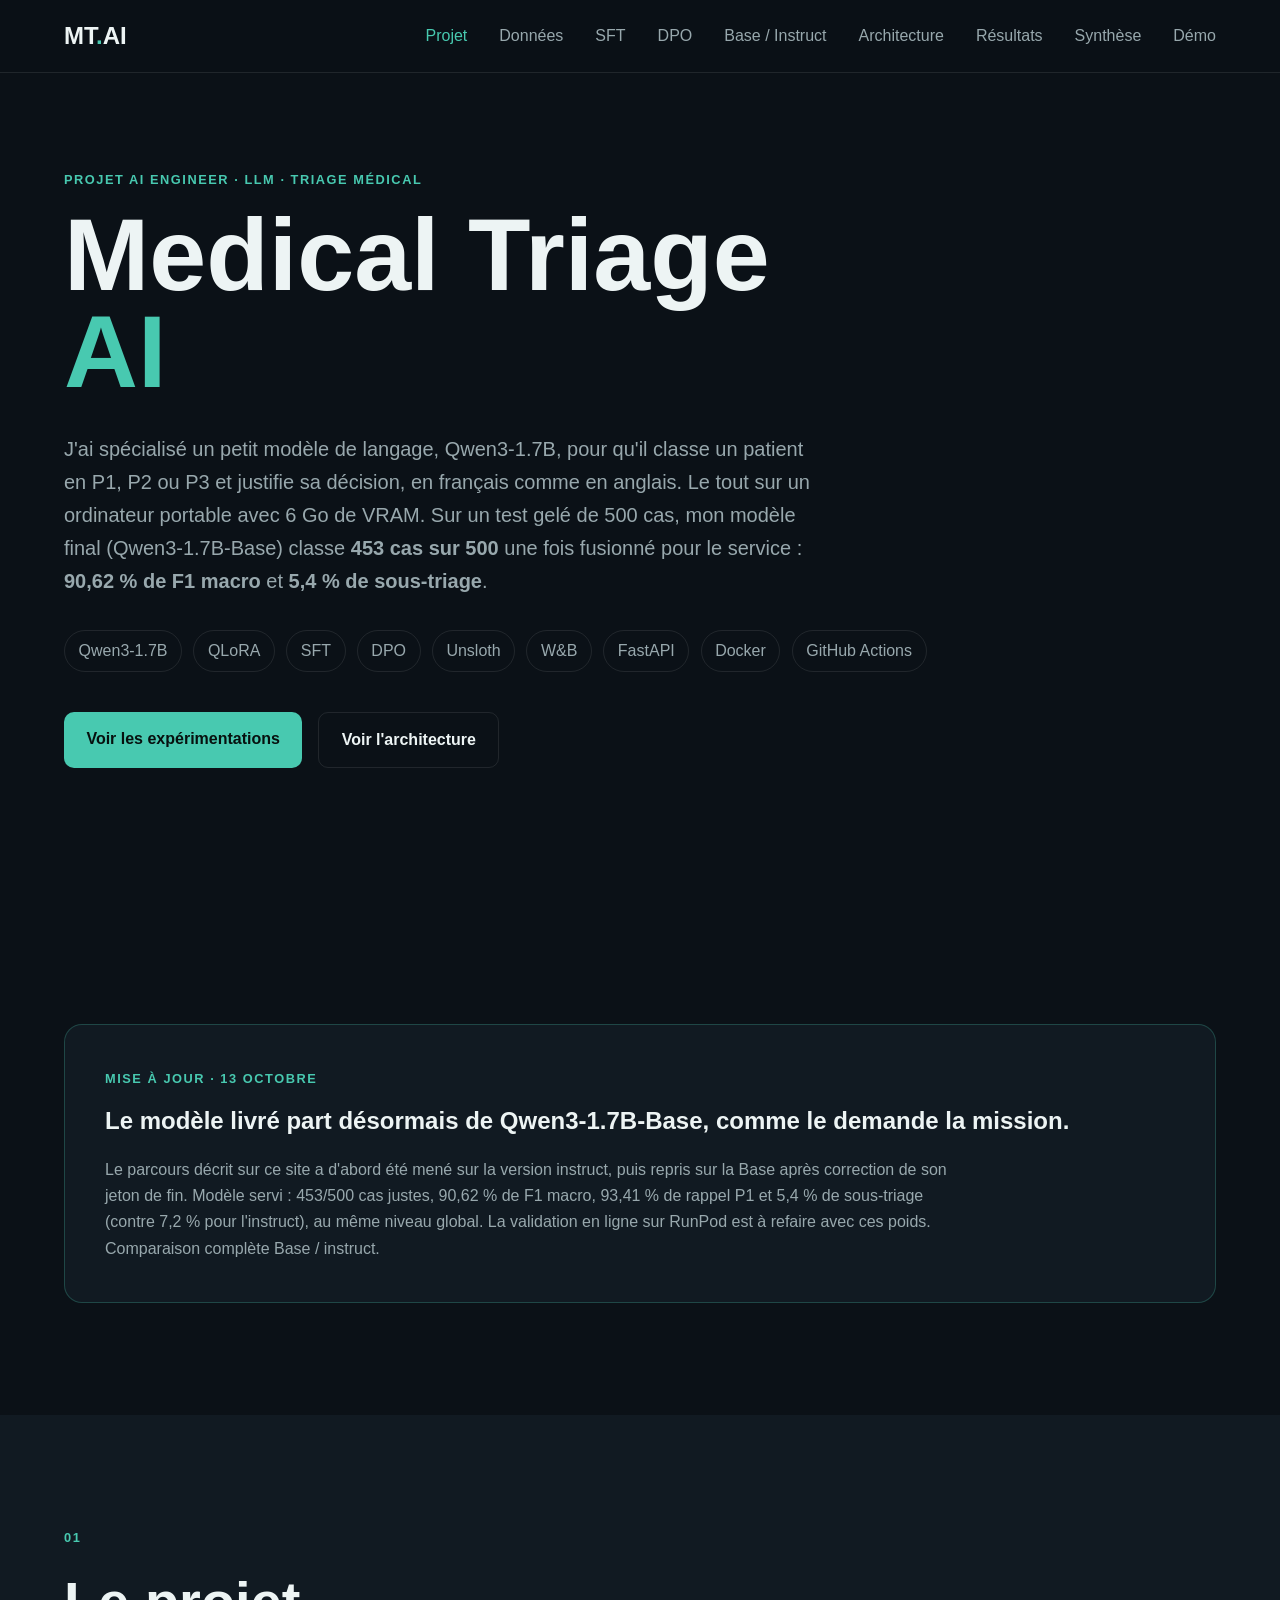
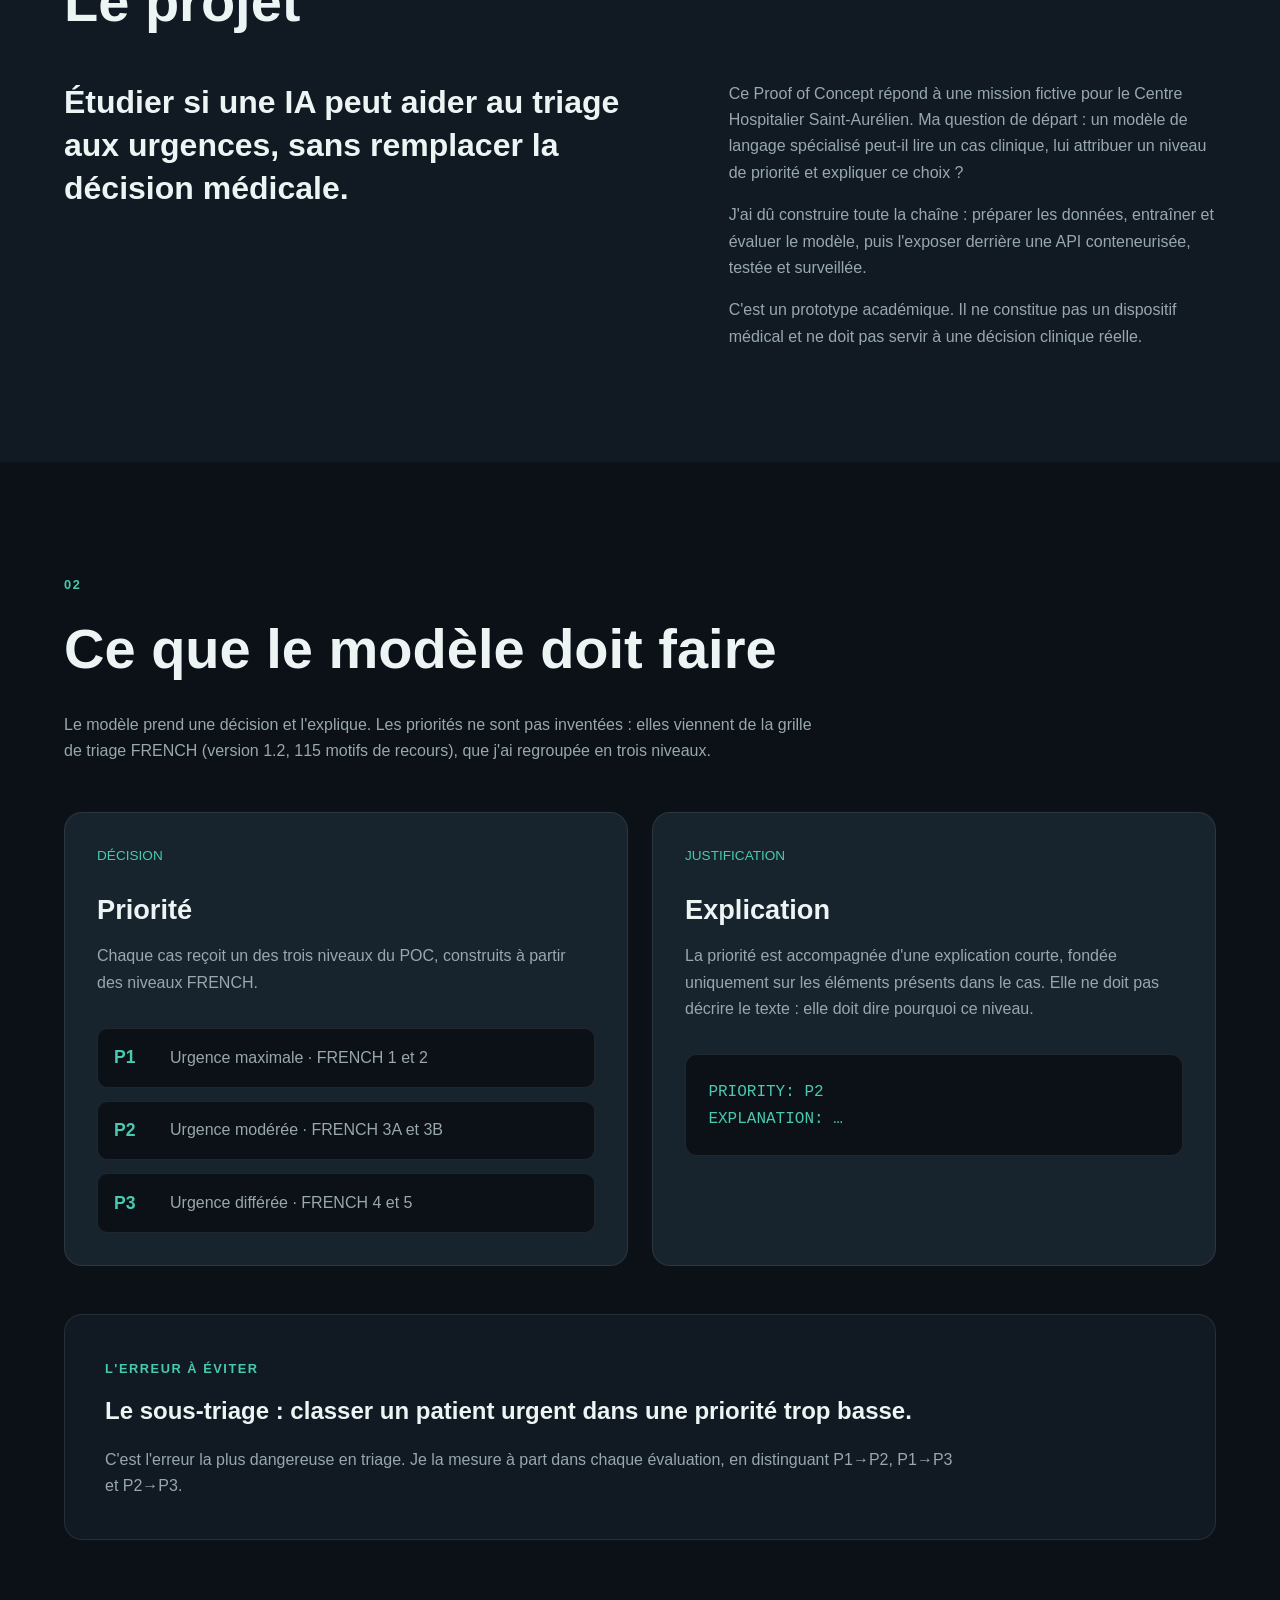
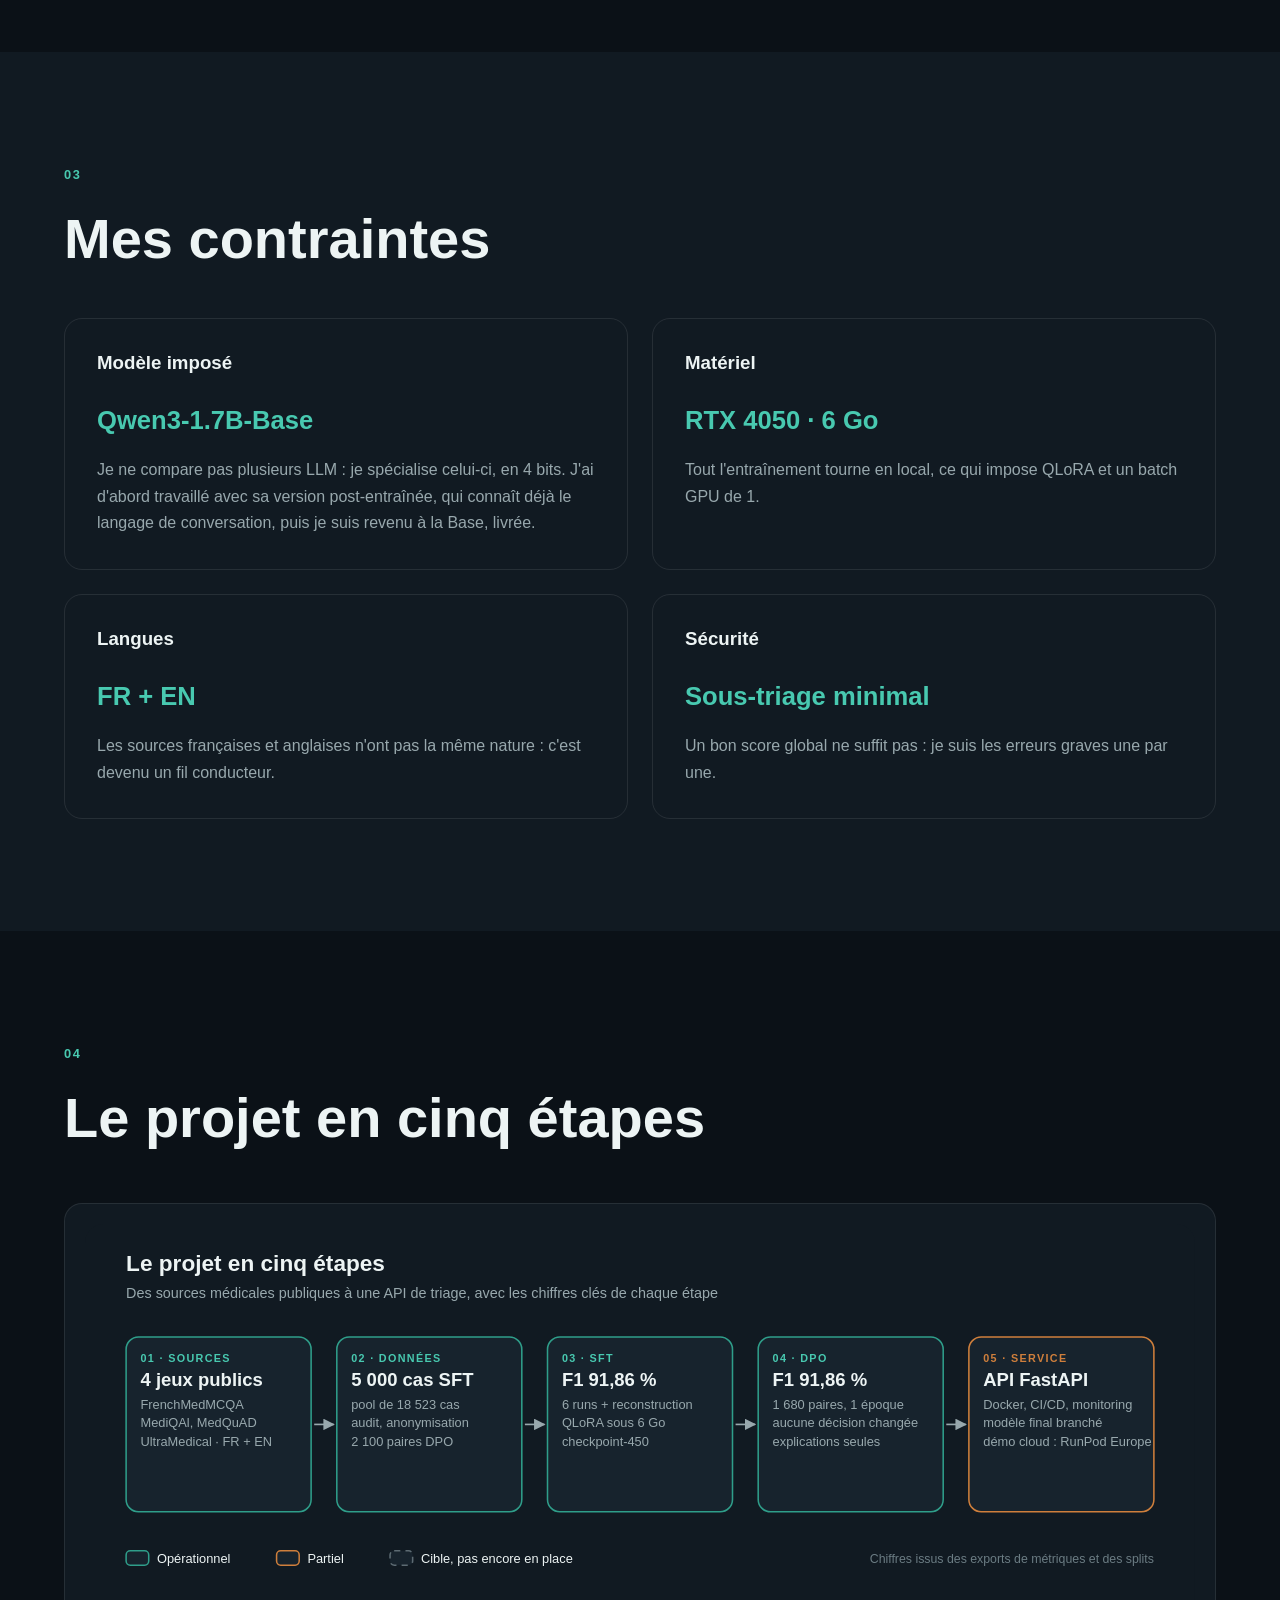
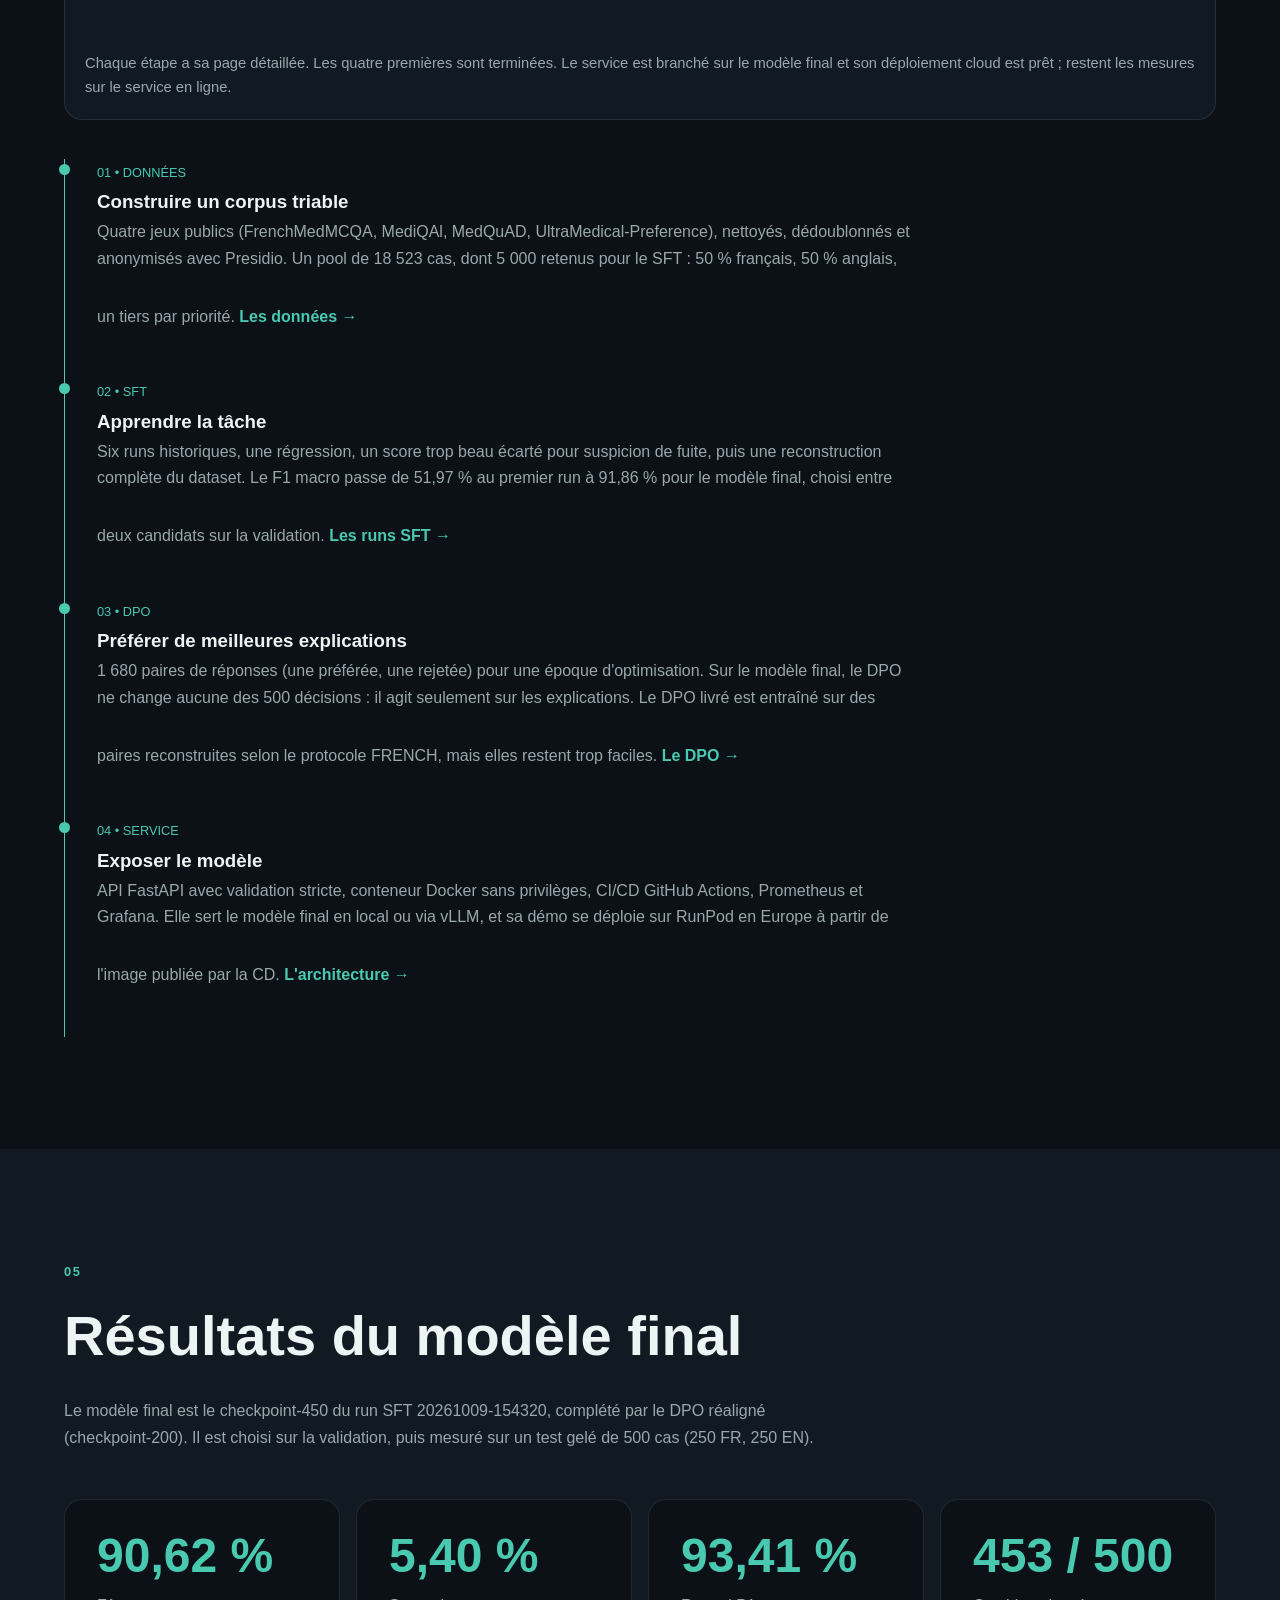
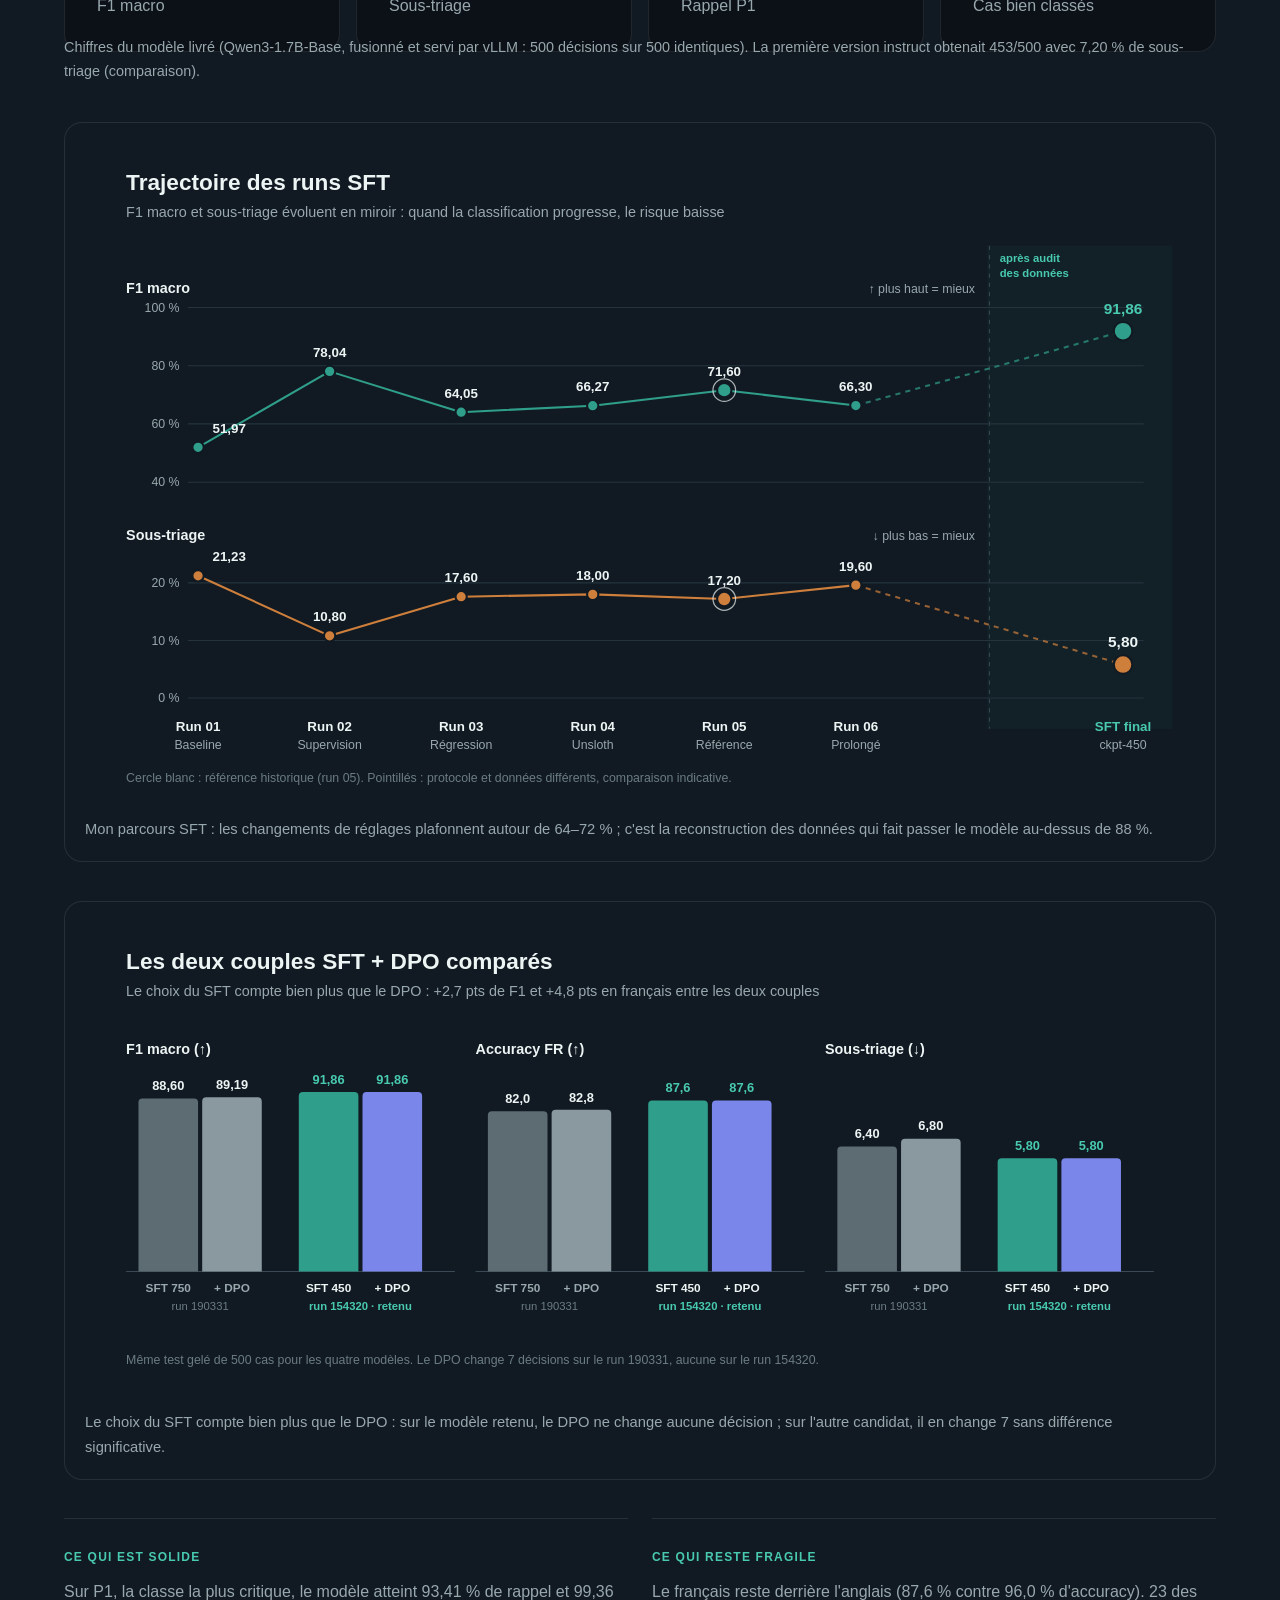
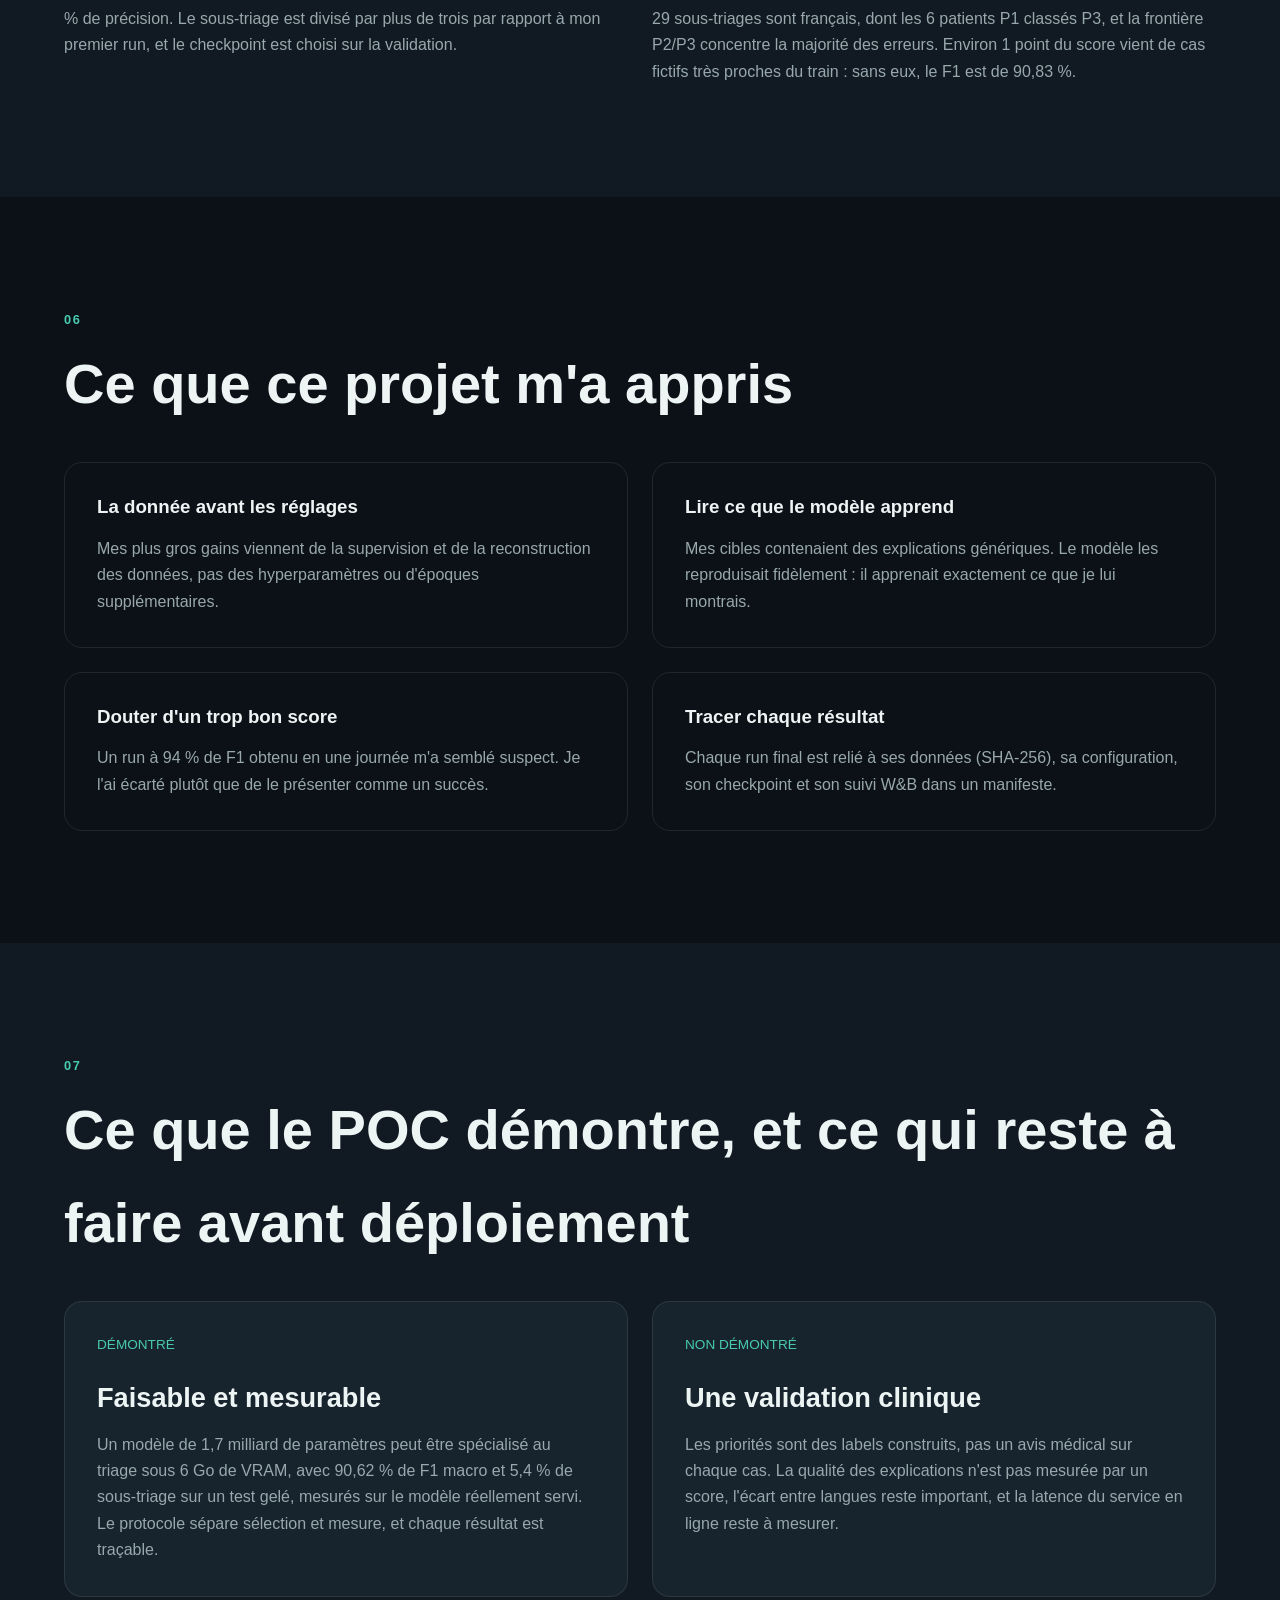
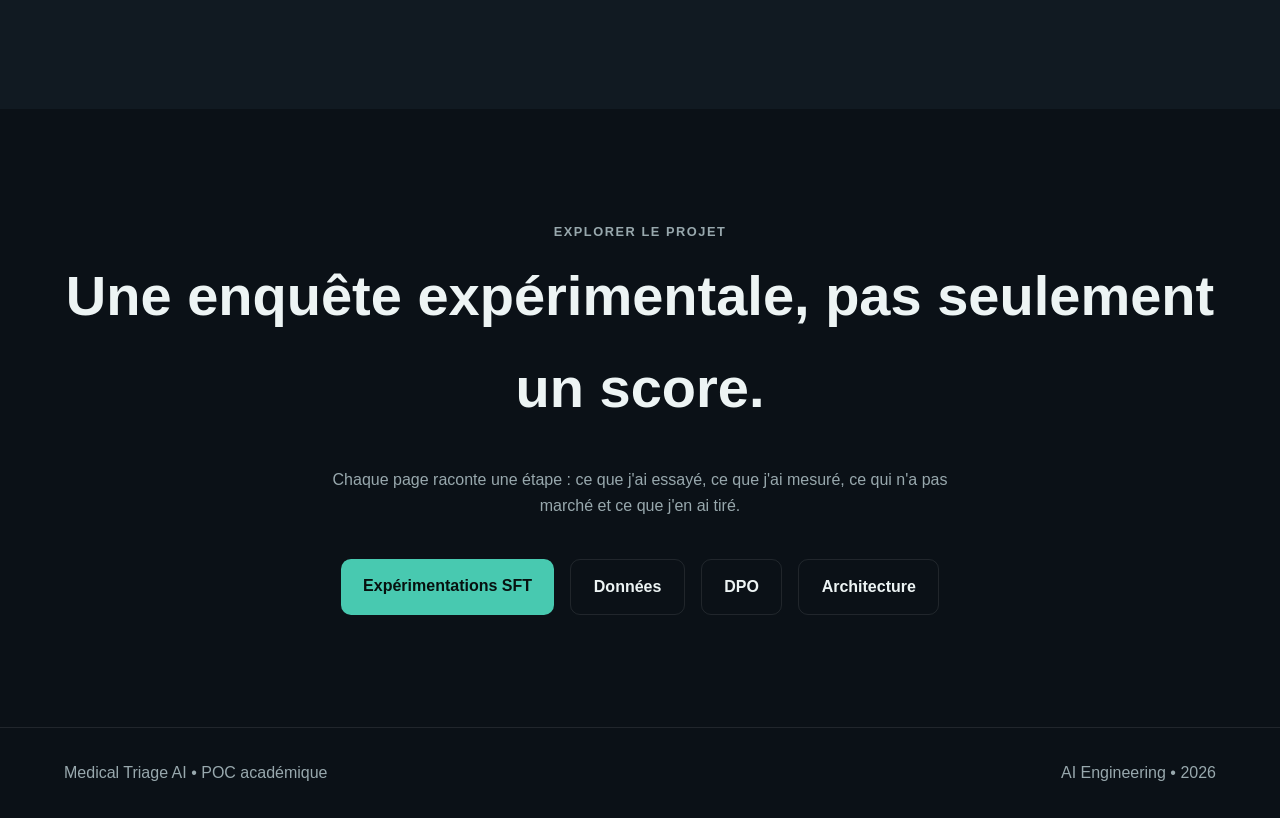
<file: docs/index.html>
<!DOCTYPE html>
<html lang="fr">
<head>
<meta charset="utf-8"/>
<meta content="width=device-width, initial-scale=1.0" name="viewport"/>
<title>Medical Triage AI | Projet AI Engineer</title>
<meta content="POC de triage médical bilingue : Qwen3-1.7B spécialisé par QLoRA, SFT et DPO, puis exposé par une API FastAPI." name="description"/>
<link href="css/style.css" rel="stylesheet"/>
</head>
<body>
<header class="header">
<nav class="nav container">
<a class="logo" href="index.html">MT<span>.</span>AI</a>
<div class="nav-links"><a class="active" href="index.html">Projet</a><a href="data.html">Données</a><a href="experiments.html">SFT</a><a href="dpo.html">DPO</a><a href="base.html">Base / Instruct</a><a href="architecture.html">Architecture</a><a href="resultats.html">Résultats</a><a href="synthese.html">Synthèse</a><a href="demo.html">Démo</a></div>
</nav>
</header>
<main>

<!-- HERO -->
<section class="hero project-hero">
<div class="container hero-content">
<p class="eyebrow">PROJET AI ENGINEER · LLM · TRIAGE MÉDICAL</p>
<h1>Medical Triage<span>AI</span></h1>
<p class="hero-text">
J'ai spécialisé un petit modèle de langage, Qwen3-1.7B, pour qu'il classe un patient en P1, P2 ou P3
et justifie sa décision, en français comme en anglais. Le tout sur un ordinateur portable avec 6 Go de VRAM.
Sur un test gelé de 500 cas, mon modèle final (Qwen3-1.7B-Base) classe <strong>453 cas sur 500</strong> une fois fusionné pour le service : <strong>90,62 % de F1 macro</strong> et <strong>5,4 % de sous-triage</strong>.
</p>
<div class="hero-tags">
<span>Qwen3-1.7B</span><span>QLoRA</span><span>SFT</span><span>DPO</span><span>Unsloth</span><span>W&amp;B</span><span>FastAPI</span><span>Docker</span><span>GitHub Actions</span>
</div>
<div class="hero-actions">
<a class="button primary" href="experiments.html">Voir les expérimentations</a>
<a class="button secondary" href="architecture.html">Voir l'architecture</a>
</div>
</div>
</section>
<!-- MISE À JOUR BASE -->
<section class="section">
<div class="container">
<div class="callout">
<span class="eyebrow">MISE À JOUR · 13 OCTOBRE</span>
<strong>Le modèle livré part désormais de Qwen3-1.7B-Base, comme le demande la mission.</strong>
<p>Le parcours décrit sur ce site a d'abord été mené sur la version instruct, puis repris sur la Base après correction de son jeton de fin. Modèle servi : 453/500 cas justes, 90,62 % de F1 macro, 93,41 % de rappel P1 et 5,4 % de sous-triage (contre 7,2 % pour l'instruct), au même niveau global. La validation en ligne sur RunPod est à refaire avec ces poids. <a href="base.html">Comparaison complète Base / instruct</a>.</p>
</div>
</div>
</section>


<!-- 01 LE PROJET -->
<section class="section section-alt">
<div class="container">
<p class="section-number">01</p>
<h2>Le projet</h2>
<div class="about-grid">
<div class="large-text">Étudier si une IA peut aider au triage aux urgences, sans remplacer la décision médicale.</div>
<div>
<p>Ce Proof of Concept répond à une mission fictive pour le Centre Hospitalier Saint-Aurélien. Ma question de départ : un modèle de langage spécialisé peut-il lire un cas clinique, lui attribuer un niveau de priorité et expliquer ce choix ?</p>
<p>J'ai dû construire toute la chaîne : préparer les données, entraîner et évaluer le modèle, puis l'exposer derrière une API conteneurisée, testée et surveillée.</p>
<p>C'est un prototype académique. Il ne constitue pas un dispositif médical et ne doit pas servir à une décision clinique réelle.</p>
</div>
</div>
</div>
</section>

<!-- 02 LA TACHE -->
<section class="section">
<div class="container">
<p class="section-number">02</p>
<h2>Ce que le modèle doit faire</h2>
<p class="section-intro">Le modèle prend une décision et l'explique. Les priorités ne sont pas inventées : elles viennent de la grille de triage FRENCH (version 1.2, 115 motifs de recours), que j'ai regroupée en trois niveaux.</p>
<div class="projects-grid">
<article class="project-card">
<div class="project-top"><span class="project-type">DÉCISION</span></div>
<h3>Priorité</h3>
<p>Chaque cas reçoit un des trois niveaux du POC, construits à partir des niveaux FRENCH.</p>
<div class="priority-list">
<div class="priority-item"><strong>P1</strong><span>Urgence maximale · FRENCH 1 et 2</span></div>
<div class="priority-item"><strong>P2</strong><span>Urgence modérée · FRENCH 3A et 3B</span></div>
<div class="priority-item"><strong>P3</strong><span>Urgence différée · FRENCH 4 et 5</span></div>
</div>
</article>
<article class="project-card">
<div class="project-top"><span class="project-type">JUSTIFICATION</span></div>
<h3>Explication</h3>
<p>La priorité est accompagnée d'une explication courte, fondée uniquement sur les éléments présents dans le cas. Elle ne doit pas décrire le texte : elle doit dire pourquoi ce niveau.</p>
<div class="output-example"><code>PRIORITY: P2<br/>EXPLANATION: …</code></div>
</article>
</div>
<div class="callout subtle">
<span class="eyebrow">L'ERREUR À ÉVITER</span>
<strong>Le sous-triage : classer un patient urgent dans une priorité trop basse.</strong>
<p>C'est l'erreur la plus dangereuse en triage. Je la mesure à part dans chaque évaluation, en distinguant P1→P2, P1→P3 et P2→P3.</p>
</div>
</div>
</section>

<!-- 03 CONTRAINTES -->
<section class="section section-alt">
<div class="container">
<p class="section-number">03</p>
<h2>Mes contraintes</h2>
<div class="skills-grid">
<div class="skill-group"><h3>Modèle imposé</h3><div class="constraint-value">Qwen3-1.7B-Base</div><p class="constraint-text">Je ne compare pas plusieurs LLM : je spécialise celui-ci, en 4 bits. J'ai d'abord travaillé avec sa version post-entraînée, qui connaît déjà le langage de conversation, puis je suis revenu à la Base, livrée.</p></div>
<div class="skill-group"><h3>Matériel</h3><div class="constraint-value">RTX 4050 · 6 Go</div><p class="constraint-text">Tout l'entraînement tourne en local, ce qui impose QLoRA et un batch GPU de 1.</p></div>
<div class="skill-group"><h3>Langues</h3><div class="constraint-value">FR + EN</div><p class="constraint-text">Les sources françaises et anglaises n'ont pas la même nature : c'est devenu un fil conducteur.</p></div>
<div class="skill-group"><h3>Sécurité</h3><div class="constraint-value">Sous-triage minimal</div><p class="constraint-text">Un bon score global ne suffit pas : je suis les erreurs graves une par une.</p></div>
</div>
</div>
</section>

<!-- 04 PARCOURS -->
<section class="section">
<div class="container">
<p class="section-number">04</p>
<h2>Le projet en cinq étapes</h2>
<figure class="story-figure"><svg class="story-svg" preserveAspectRatio="xMidYMid meet" xmlns="http://www.w3.org/2000/svg" viewBox="0 0 1080 400" role="img" aria-label="Parcours du projet : sources, données, SFT, DPO, service." xmlns:c2pa="http://c2pa.org/manifest"><metadata><c2pa:manifest>[base64]/[base64]/[base64]/[base64]/3cyjxFA3Qo5S46fX0/ihY0VZ7mfb9KF703t5OjWDBWMA4GA1UdDwEB/wQEAwIHgDAVBgNVHSUEDjAMBgorBgEEAYPoXgIBMAwGA1UdEwEB/wQCMAAwHwYDVR0jBBgwFoAUzlHiBIFOZFsj+OPEz5o+nMHXXMIwCgYIKoZIzj0EAwMDZwAwZAIwMXMdFJ4BetLLVY7ORuE9noqbbAZOZn/aArXyTwFAZfKrPzxF2vPoJNf1+UCdg1XGAjBwX1zd9WGqYkqmL5SFqw1QySjr1zJfpJM9+1rdDwSPLMOPOjKuiXjoU/[base64]</c2pa:manifest></metadata>
<rect width="1080" height="400" rx="18" fill="#111a22"/>
<text x="40.0" y="46.0" fill="#edf4f4" font-size="22" font-family="Inter, 'Segoe UI', Arial, sans-serif" text-anchor="start" font-weight="700" >Le projet en cinq étapes</text>
<text x="40.0" y="72.0" fill="#98a8ad" font-size="14" font-family="Inter, 'Segoe UI', Arial, sans-serif" text-anchor="start" font-weight="normal" >Des sources médicales publiques à une API de triage, avec les chiffres clés de chaque étape</text>
<defs><marker id="journey-arr" viewBox="0 0 10 10" refX="9" refY="5" markerWidth="7" markerHeight="7" orient="auto-start-reverse"><path d="M0,0 L10,5 L0,10 z" fill="#98a8ad"/></marker><marker id="journey-arrA" viewBox="0 0 10 10" refX="9" refY="5" markerWidth="7" markerHeight="7" orient="auto-start-reverse"><path d="M0,0 L10,5 L0,10 z" fill="#48c9b0"/></marker><pattern id="journey-hatch" width="7" height="7" patternUnits="userSpaceOnUse" patternTransform="rotate(45)"><rect width="7" height="7" fill="#2f9e8a" opacity="0.35"/><line x1="0" y1="0" x2="0" y2="7" stroke="#2f9e8a" stroke-width="3"/></pattern></defs>
<rect x="40" y="110" width="180" height="170" rx="12" fill="#17232d" stroke="#2f9e8a" stroke-width="1.5"/>
<text x="54.0" y="134.0" fill="#48c9b0" font-size="10.5" font-family="Inter, 'Segoe UI', Arial, sans-serif" text-anchor="start" font-weight="700" letter-spacing="1.3">01 · SOURCES</text>
<text x="54.0" y="158.0" fill="#edf4f4" font-size="18" font-family="Inter, 'Segoe UI', Arial, sans-serif" text-anchor="start" font-weight="700" >4 jeux publics</text>
<text x="54.0" y="180.0" fill="#98a8ad" font-size="12.5" font-family="Inter, 'Segoe UI', Arial, sans-serif" text-anchor="start" font-weight="normal" >FrenchMedMCQA</text>
<text x="54.0" y="198.0" fill="#98a8ad" font-size="12.5" font-family="Inter, 'Segoe UI', Arial, sans-serif" text-anchor="start" font-weight="normal" >MediQAl, MedQuAD</text>
<text x="54.0" y="216.0" fill="#98a8ad" font-size="12.5" font-family="Inter, 'Segoe UI', Arial, sans-serif" text-anchor="start" font-weight="normal" >UltraMedical · FR + EN</text>
<line x1="223" y1="195" x2="242" y2="195" stroke="#98a8ad" stroke-width="1.6" marker-end="url(#journey-arr)"/>
<rect x="245" y="110" width="180" height="170" rx="12" fill="#17232d" stroke="#2f9e8a" stroke-width="1.5"/>
<text x="259.0" y="134.0" fill="#48c9b0" font-size="10.5" font-family="Inter, 'Segoe UI', Arial, sans-serif" text-anchor="start" font-weight="700" letter-spacing="1.3">02 · DONNÉES</text>
<text x="259.0" y="158.0" fill="#edf4f4" font-size="18" font-family="Inter, 'Segoe UI', Arial, sans-serif" text-anchor="start" font-weight="700" >5 000 cas SFT</text>
<text x="259.0" y="180.0" fill="#98a8ad" font-size="12.5" font-family="Inter, 'Segoe UI', Arial, sans-serif" text-anchor="start" font-weight="normal" >pool de 18 523 cas</text>
<text x="259.0" y="198.0" fill="#98a8ad" font-size="12.5" font-family="Inter, 'Segoe UI', Arial, sans-serif" text-anchor="start" font-weight="normal" >audit, anonymisation</text>
<text x="259.0" y="216.0" fill="#98a8ad" font-size="12.5" font-family="Inter, 'Segoe UI', Arial, sans-serif" text-anchor="start" font-weight="normal" >2 100 paires DPO</text>
<line x1="428" y1="195" x2="447" y2="195" stroke="#98a8ad" stroke-width="1.6" marker-end="url(#journey-arr)"/>
<rect x="450" y="110" width="180" height="170" rx="12" fill="#17232d" stroke="#2f9e8a" stroke-width="1.5"/>
<text x="464.0" y="134.0" fill="#48c9b0" font-size="10.5" font-family="Inter, 'Segoe UI', Arial, sans-serif" text-anchor="start" font-weight="700" letter-spacing="1.3">03 · SFT</text>
<text x="464.0" y="158.0" fill="#edf4f4" font-size="18" font-family="Inter, 'Segoe UI', Arial, sans-serif" text-anchor="start" font-weight="700" >F1 91,86 %</text>
<text x="464.0" y="180.0" fill="#98a8ad" font-size="12.5" font-family="Inter, 'Segoe UI', Arial, sans-serif" text-anchor="start" font-weight="normal" >6 runs + reconstruction</text>
<text x="464.0" y="198.0" fill="#98a8ad" font-size="12.5" font-family="Inter, 'Segoe UI', Arial, sans-serif" text-anchor="start" font-weight="normal" >QLoRA sous 6 Go</text>
<text x="464.0" y="216.0" fill="#98a8ad" font-size="12.5" font-family="Inter, 'Segoe UI', Arial, sans-serif" text-anchor="start" font-weight="normal" >checkpoint-450</text>
<line x1="633" y1="195" x2="652" y2="195" stroke="#98a8ad" stroke-width="1.6" marker-end="url(#journey-arr)"/>
<rect x="655" y="110" width="180" height="170" rx="12" fill="#17232d" stroke="#2f9e8a" stroke-width="1.5"/>
<text x="669.0" y="134.0" fill="#48c9b0" font-size="10.5" font-family="Inter, 'Segoe UI', Arial, sans-serif" text-anchor="start" font-weight="700" letter-spacing="1.3">04 · DPO</text>
<text x="669.0" y="158.0" fill="#edf4f4" font-size="18" font-family="Inter, 'Segoe UI', Arial, sans-serif" text-anchor="start" font-weight="700" >F1 91,86 %</text>
<text x="669.0" y="180.0" fill="#98a8ad" font-size="12.5" font-family="Inter, 'Segoe UI', Arial, sans-serif" text-anchor="start" font-weight="normal" >1 680 paires, 1 époque</text>
<text x="669.0" y="198.0" fill="#98a8ad" font-size="12.5" font-family="Inter, 'Segoe UI', Arial, sans-serif" text-anchor="start" font-weight="normal" >aucune décision changée</text>
<text x="669.0" y="216.0" fill="#98a8ad" font-size="12.5" font-family="Inter, 'Segoe UI', Arial, sans-serif" text-anchor="start" font-weight="normal" >explications seules</text>
<line x1="838" y1="195" x2="857" y2="195" stroke="#98a8ad" stroke-width="1.6" marker-end="url(#journey-arr)"/>
<rect x="860" y="110" width="180" height="170" rx="12" fill="#17232d" stroke="#cf7f3c" stroke-width="1.5"/>
<text x="874.0" y="134.0" fill="#cf7f3c" font-size="10.5" font-family="Inter, 'Segoe UI', Arial, sans-serif" text-anchor="start" font-weight="700" letter-spacing="1.3">05 · SERVICE</text>
<text x="874.0" y="158.0" fill="#edf4f4" font-size="18" font-family="Inter, 'Segoe UI', Arial, sans-serif" text-anchor="start" font-weight="700" >API FastAPI</text>
<text x="874.0" y="180.0" fill="#98a8ad" font-size="12.5" font-family="Inter, 'Segoe UI', Arial, sans-serif" text-anchor="start" font-weight="normal" >Docker, CI/CD, monitoring</text>
<text x="874.0" y="198.0" fill="#98a8ad" font-size="12.5" font-family="Inter, 'Segoe UI', Arial, sans-serif" text-anchor="start" font-weight="normal" >modèle final branché</text>
<text x="874.0" y="216.0" fill="#98a8ad" font-size="12.5" font-family="Inter, 'Segoe UI', Arial, sans-serif" text-anchor="start" font-weight="normal" >démo cloud : RunPod Europe</text>
<rect x="40" y="318" width="22" height="14" rx="4" fill="#17232d" stroke="#2f9e8a" stroke-width="1.5"/>
<text x="70.0" y="330.0" fill="#edf4f4" font-size="12.5" font-family="Inter, 'Segoe UI', Arial, sans-serif" text-anchor="start" font-weight="normal" >Opérationnel</text>
<rect x="186.4" y="318" width="22" height="14" rx="4" fill="#17232d" stroke="#cf7f3c" stroke-width="1.5"/>
<text x="216.4" y="330.0" fill="#edf4f4" font-size="12.5" font-family="Inter, 'Segoe UI', Arial, sans-serif" text-anchor="start" font-weight="normal" >Partiel</text>
<rect x="296.8" y="318" width="22" height="14" rx="4" fill="#17232d" stroke="#5d6b73" stroke-width="1.5" stroke-dasharray="6 5"/>
<text x="326.8" y="330.0" fill="#edf4f4" font-size="12.5" font-family="Inter, 'Segoe UI', Arial, sans-serif" text-anchor="start" font-weight="normal" >Cible, pas encore en place</text>
<text x="1040.0" y="330.0" fill="#6b7c83" font-size="12" font-family="Inter, 'Segoe UI', Arial, sans-serif" text-anchor="end" font-weight="normal" >Chiffres issus des exports de métriques et des splits</text>
</svg><figcaption>Chaque étape a sa page détaillée. Les quatre premières sont terminées. Le service est branché sur le modèle final et son déploiement cloud est prêt ; restent les mesures sur le service en ligne.</figcaption></figure>
<div class="timeline">
<div class="timeline-item"><span>01 • Données</span><h3>Construire un corpus triable</h3><p>Quatre jeux publics (FrenchMedMCQA, MediQAl, MedQuAD, UltraMedical-Preference), nettoyés, dédoublonnés et anonymisés avec Presidio. Un pool de 18 523 cas, dont 5 000 retenus pour le SFT : 50 % français, 50 % anglais, un tiers par priorité. <a class="project-link" href="data.html">Les données →</a></p></div>
<div class="timeline-item"><span>02 • SFT</span><h3>Apprendre la tâche</h3><p>Six runs historiques, une régression, un score trop beau écarté pour suspicion de fuite, puis une reconstruction complète du dataset. Le F1 macro passe de 51,97 % au premier run à 91,86 % pour le modèle final, choisi entre deux candidats sur la validation. <a class="project-link" href="experiments.html">Les runs SFT →</a></p></div>
<div class="timeline-item"><span>03 • DPO</span><h3>Préférer de meilleures explications</h3><p>1 680 paires de réponses (une préférée, une rejetée) pour une époque d'optimisation. Sur le modèle final, le DPO ne change aucune des 500 décisions : il agit seulement sur les explications. Le DPO livré est entraîné sur des paires reconstruites selon le protocole FRENCH, mais elles restent trop faciles. <a class="project-link" href="dpo.html">Le DPO →</a></p></div>
<div class="timeline-item"><span>04 • Service</span><h3>Exposer le modèle</h3><p>API FastAPI avec validation stricte, conteneur Docker sans privilèges, CI/CD GitHub Actions, Prometheus et Grafana. Elle sert le modèle final en local ou via vLLM, et sa démo se déploie sur RunPod en Europe à partir de l'image publiée par la CD. <a class="project-link" href="architecture.html">L'architecture →</a></p></div>
</div>
</div>
</section>

<!-- 05 RESULTATS -->
<section class="section section-alt">
<div class="container">
<p class="section-number">05</p>
<h2>Résultats du modèle final</h2>
<p class="section-intro">Le modèle final est le checkpoint-450 du run SFT 20261009-154320, complété par le DPO réaligné (checkpoint-200). Il est choisi sur la validation, puis mesuré sur un test gelé de 500 cas (250 FR, 250 EN).</p>
<div class="result-grid">
<div class="result-card"><strong>90,62 %</strong><span>F1 macro</span></div>
<div class="result-card"><strong>5,40 %</strong><span>Sous-triage</span></div>
<div class="result-card"><strong>93,41 %</strong><span>Rappel P1</span></div>
<div class="result-card"><strong>453 / 500</strong><span>Cas bien classés</span></div>
</div>
<p class="table-note">Chiffres du modèle livré (Qwen3-1.7B-Base, fusionné et servi par vLLM : 500 décisions sur 500 identiques). La première version instruct obtenait 453/500 avec 7,20 % de sous-triage (<a href="base.html">comparaison</a>).</p>
<figure class="story-figure"><svg class="story-svg" preserveAspectRatio="xMidYMid meet" xmlns="http://www.w3.org/2000/svg" viewBox="0 0 1080 640" role="img" aria-label="Évolution du F1 macro et du sous-triage sur les six runs historiques et le SFT final." xmlns:c2pa="http://c2pa.org/manifest"><metadata><c2pa:manifest>[base64]/[base64]/[base64]/3cyjxFA3Qo5S46fX0/ihY0VZ7mfb9KF703t5OjWDBWMA4GA1UdDwEB/wQEAwIHgDAVBgNVHSUEDjAMBgorBgEEAYPoXgIBMAwGA1UdEwEB/wQCMAAwHwYDVR0jBBgwFoAUzlHiBIFOZFsj+OPEz5o+nMHXXMIwCgYIKoZIzj0EAwMDZwAwZAIwMXMdFJ4BetLLVY7ORuE9noqbbAZOZn/aArXyTwFAZfKrPzxF2vPoJNf1+UCdg1XGAjBwX1zd9WGqYkqmL5SFqw1QySjr1zJfpJM9+1rdDwSPLMOPOjKuiXjoU/[base64]/MEKWlVdjP/z4H675OXEDwrgVP+lDG/GVTtnaVINDXhFGT26a/XrUewLaBbhLGbbOfHDdpN5r4=</c2pa:manifest></metadata>
<rect width="1080" height="640" rx="18" fill="#111a22"/>
<text x="40.0" y="46.0" fill="#edf4f4" font-size="22" font-family="Inter, 'Segoe UI', Arial, sans-serif" text-anchor="start" font-weight="700" >Trajectoire des runs SFT</text>
<text x="40.0" y="72.0" fill="#98a8ad" font-size="14" font-family="Inter, 'Segoe UI', Arial, sans-serif" text-anchor="start" font-weight="normal" >F1 macro et sous-triage évoluent en miroir : quand la classification progresse, le risque baisse</text>
<defs><marker id="trajectory-arr" viewBox="0 0 10 10" refX="9" refY="5" markerWidth="7" markerHeight="7" orient="auto-start-reverse"><path d="M0,0 L10,5 L0,10 z" fill="#98a8ad"/></marker><marker id="trajectory-arrA" viewBox="0 0 10 10" refX="9" refY="5" markerWidth="7" markerHeight="7" orient="auto-start-reverse"><path d="M0,0 L10,5 L0,10 z" fill="#48c9b0"/></marker><pattern id="trajectory-hatch" width="7" height="7" patternUnits="userSpaceOnUse" patternTransform="rotate(45)"><rect width="7" height="7" fill="#2f9e8a" opacity="0.35"/><line x1="0" y1="0" x2="0" y2="7" stroke="#2f9e8a" stroke-width="3"/></pattern></defs>
<rect x="878.0" y="100" width="180.0" height="470" fill="#2f9e8a" opacity="0.06"/>
<line x1="880.0" y1="100" x2="880.0" y2="570" stroke="#3a4a54" stroke-dasharray="4 5"/>
<text x="890.0" y="116.0" fill="#48c9b0" font-size="11" font-family="Inter, 'Segoe UI', Arial, sans-serif" text-anchor="start" font-weight="700" >après audit</text>
<text x="890.0" y="130.0" fill="#48c9b0" font-size="11" font-family="Inter, 'Segoe UI', Arial, sans-serif" text-anchor="start" font-weight="700" >des données</text>
<line x1="100" y1="330.0" x2="1030" y2="330.0" stroke="#25333c"/>
<text x="92.0" y="334.0" fill="#98a8ad" font-size="12" font-family="Inter, 'Segoe UI', Arial, sans-serif" text-anchor="end" font-weight="normal" >40 %</text>
<line x1="100" y1="273.3" x2="1030" y2="273.3" stroke="#25333c"/>
<text x="92.0" y="277.3" fill="#98a8ad" font-size="12" font-family="Inter, 'Segoe UI', Arial, sans-serif" text-anchor="end" font-weight="normal" >60 %</text>
<line x1="100" y1="216.7" x2="1030" y2="216.7" stroke="#25333c"/>
<text x="92.0" y="220.7" fill="#98a8ad" font-size="12" font-family="Inter, 'Segoe UI', Arial, sans-serif" text-anchor="end" font-weight="normal" >80 %</text>
<line x1="100" y1="160.0" x2="1030" y2="160.0" stroke="#25333c"/>
<text x="92.0" y="164.0" fill="#98a8ad" font-size="12" font-family="Inter, 'Segoe UI', Arial, sans-serif" text-anchor="end" font-weight="normal" >100 %</text>
<text x="40.0" y="146.0" fill="#edf4f4" font-size="14" font-family="Inter, 'Segoe UI', Arial, sans-serif" text-anchor="start" font-weight="700" >F1 macro</text>
<text x="866.0" y="146.0" fill="#98a8ad" font-size="12" font-family="Inter, 'Segoe UI', Arial, sans-serif" text-anchor="end" font-weight="normal" >↑ plus haut = mieux</text>
<polyline points="110.0,296.1 238.0,222.2 366.0,261.9 494.0,255.6 622.0,240.5 750.0,255.5" fill="none" stroke="#2f9e8a" stroke-width="2" stroke-linejoin="round"/>
<line x1="750" y1="255.5" x2="1010" y2="183.1" stroke="#2f9e8a" stroke-width="2" stroke-dasharray="5 5" opacity="0.7"/>
<circle cx="110" cy="296.1" r="5.5" fill="#2f9e8a" stroke="#111a22" stroke-width="2"/>
<text x="124.0" y="282.1" fill="#edf4f4" font-size="13" font-family="Inter, 'Segoe UI', Arial, sans-serif" text-anchor="start" font-weight="700" >51,97</text>
<circle cx="238" cy="222.2" r="5.5" fill="#2f9e8a" stroke="#111a22" stroke-width="2"/>
<text x="238.0" y="208.2" fill="#edf4f4" font-size="13" font-family="Inter, 'Segoe UI', Arial, sans-serif" text-anchor="middle" font-weight="700" >78,04</text>
<circle cx="366" cy="261.9" r="5.5" fill="#2f9e8a" stroke="#111a22" stroke-width="2"/>
<text x="366.0" y="247.9" fill="#edf4f4" font-size="13" font-family="Inter, 'Segoe UI', Arial, sans-serif" text-anchor="middle" font-weight="700" >64,05</text>
<circle cx="494" cy="255.6" r="5.5" fill="#2f9e8a" stroke="#111a22" stroke-width="2"/>
<text x="494.0" y="241.6" fill="#edf4f4" font-size="13" font-family="Inter, 'Segoe UI', Arial, sans-serif" text-anchor="middle" font-weight="700" >66,27</text>
<circle cx="622" cy="240.5" r="7" fill="#2f9e8a" stroke="#111a22" stroke-width="2"/>
<circle cx="622" cy="240.5" r="11" fill="none" stroke="#edf4f4" stroke-width="1.2" opacity="0.7"/>
<text x="622.0" y="226.5" fill="#edf4f4" font-size="13" font-family="Inter, 'Segoe UI', Arial, sans-serif" text-anchor="middle" font-weight="700" >71,60</text>
<circle cx="750" cy="255.5" r="5.5" fill="#2f9e8a" stroke="#111a22" stroke-width="2"/>
<text x="750.0" y="241.5" fill="#edf4f4" font-size="13" font-family="Inter, 'Segoe UI', Arial, sans-serif" text-anchor="middle" font-weight="700" >66,30</text>
<circle cx="1010" cy="183.1" r="9" fill="#2f9e8a" stroke="#111a22" stroke-width="2"/>
<text x="1010.0" y="166.1" fill="#48c9b0" font-size="15" font-family="Inter, 'Segoe UI', Arial, sans-serif" text-anchor="middle" font-weight="800" >91,86</text>
<line x1="100" y1="540.0" x2="1030" y2="540.0" stroke="#25333c"/>
<text x="92.0" y="544.0" fill="#98a8ad" font-size="12" font-family="Inter, 'Segoe UI', Arial, sans-serif" text-anchor="end" font-weight="normal" >0 %</text>
<line x1="100" y1="484.0" x2="1030" y2="484.0" stroke="#25333c"/>
<text x="92.0" y="488.0" fill="#98a8ad" font-size="12" font-family="Inter, 'Segoe UI', Arial, sans-serif" text-anchor="end" font-weight="normal" >10 %</text>
<line x1="100" y1="428.0" x2="1030" y2="428.0" stroke="#25333c"/>
<text x="92.0" y="432.0" fill="#98a8ad" font-size="12" font-family="Inter, 'Segoe UI', Arial, sans-serif" text-anchor="end" font-weight="normal" >20 %</text>
<text x="40.0" y="386.0" fill="#edf4f4" font-size="14" font-family="Inter, 'Segoe UI', Arial, sans-serif" text-anchor="start" font-weight="700" >Sous-triage</text>
<text x="866.0" y="386.0" fill="#98a8ad" font-size="12" font-family="Inter, 'Segoe UI', Arial, sans-serif" text-anchor="end" font-weight="normal" >↓ plus bas = mieux</text>
<polyline points="110.0,421.1 238.0,479.5 366.0,441.4 494.0,439.2 622.0,443.7 750.0,430.2" fill="none" stroke="#cf7f3c" stroke-width="2" stroke-linejoin="round"/>
<line x1="750" y1="430.2" x2="1010" y2="507.5" stroke="#cf7f3c" stroke-width="2" stroke-dasharray="5 5" opacity="0.7"/>
<circle cx="110" cy="421.1" r="5.5" fill="#cf7f3c" stroke="#111a22" stroke-width="2"/>
<text x="124.0" y="407.1" fill="#edf4f4" font-size="13" font-family="Inter, 'Segoe UI', Arial, sans-serif" text-anchor="start" font-weight="700" >21,23</text>
<circle cx="238" cy="479.5" r="5.5" fill="#cf7f3c" stroke="#111a22" stroke-width="2"/>
<text x="238.0" y="465.5" fill="#edf4f4" font-size="13" font-family="Inter, 'Segoe UI', Arial, sans-serif" text-anchor="middle" font-weight="700" >10,80</text>
<circle cx="366" cy="441.4" r="5.5" fill="#cf7f3c" stroke="#111a22" stroke-width="2"/>
<text x="366.0" y="427.4" fill="#edf4f4" font-size="13" font-family="Inter, 'Segoe UI', Arial, sans-serif" text-anchor="middle" font-weight="700" >17,60</text>
<circle cx="494" cy="439.2" r="5.5" fill="#cf7f3c" stroke="#111a22" stroke-width="2"/>
<text x="494.0" y="425.2" fill="#edf4f4" font-size="13" font-family="Inter, 'Segoe UI', Arial, sans-serif" text-anchor="middle" font-weight="700" >18,00</text>
<circle cx="622" cy="443.7" r="7" fill="#cf7f3c" stroke="#111a22" stroke-width="2"/>
<circle cx="622" cy="443.7" r="11" fill="none" stroke="#edf4f4" stroke-width="1.2" opacity="0.7"/>
<text x="622.0" y="429.7" fill="#edf4f4" font-size="13" font-family="Inter, 'Segoe UI', Arial, sans-serif" text-anchor="middle" font-weight="700" >17,20</text>
<circle cx="750" cy="430.2" r="5.5" fill="#cf7f3c" stroke="#111a22" stroke-width="2"/>
<text x="750.0" y="416.2" fill="#edf4f4" font-size="13" font-family="Inter, 'Segoe UI', Arial, sans-serif" text-anchor="middle" font-weight="700" >19,60</text>
<circle cx="1010" cy="507.5" r="9" fill="#cf7f3c" stroke="#111a22" stroke-width="2"/>
<text x="1010.0" y="490.5" fill="#edf4f4" font-size="15" font-family="Inter, 'Segoe UI', Arial, sans-serif" text-anchor="middle" font-weight="800" >5,80</text>
<text x="110.0" y="572.0" fill="#edf4f4" font-size="13" font-family="Inter, 'Segoe UI', Arial, sans-serif" text-anchor="middle" font-weight="700" >Run 01</text>
<text x="110.0" y="590.0" fill="#98a8ad" font-size="12" font-family="Inter, 'Segoe UI', Arial, sans-serif" text-anchor="middle" font-weight="normal" >Baseline</text>
<text x="238.0" y="572.0" fill="#edf4f4" font-size="13" font-family="Inter, 'Segoe UI', Arial, sans-serif" text-anchor="middle" font-weight="700" >Run 02</text>
<text x="238.0" y="590.0" fill="#98a8ad" font-size="12" font-family="Inter, 'Segoe UI', Arial, sans-serif" text-anchor="middle" font-weight="normal" >Supervision</text>
<text x="366.0" y="572.0" fill="#edf4f4" font-size="13" font-family="Inter, 'Segoe UI', Arial, sans-serif" text-anchor="middle" font-weight="700" >Run 03</text>
<text x="366.0" y="590.0" fill="#98a8ad" font-size="12" font-family="Inter, 'Segoe UI', Arial, sans-serif" text-anchor="middle" font-weight="normal" >Régression</text>
<text x="494.0" y="572.0" fill="#edf4f4" font-size="13" font-family="Inter, 'Segoe UI', Arial, sans-serif" text-anchor="middle" font-weight="700" >Run 04</text>
<text x="494.0" y="590.0" fill="#98a8ad" font-size="12" font-family="Inter, 'Segoe UI', Arial, sans-serif" text-anchor="middle" font-weight="normal" >Unsloth</text>
<text x="622.0" y="572.0" fill="#edf4f4" font-size="13" font-family="Inter, 'Segoe UI', Arial, sans-serif" text-anchor="middle" font-weight="700" >Run 05</text>
<text x="622.0" y="590.0" fill="#98a8ad" font-size="12" font-family="Inter, 'Segoe UI', Arial, sans-serif" text-anchor="middle" font-weight="normal" >Référence</text>
<text x="750.0" y="572.0" fill="#edf4f4" font-size="13" font-family="Inter, 'Segoe UI', Arial, sans-serif" text-anchor="middle" font-weight="700" >Run 06</text>
<text x="750.0" y="590.0" fill="#98a8ad" font-size="12" font-family="Inter, 'Segoe UI', Arial, sans-serif" text-anchor="middle" font-weight="normal" >Prolongé</text>
<text x="1010.0" y="572.0" fill="#48c9b0" font-size="13" font-family="Inter, 'Segoe UI', Arial, sans-serif" text-anchor="middle" font-weight="700" >SFT final</text>
<text x="1010.0" y="590.0" fill="#98a8ad" font-size="12" font-family="Inter, 'Segoe UI', Arial, sans-serif" text-anchor="middle" font-weight="normal" >ckpt-450</text>
<text x="40.0" y="622.0" fill="#6b7c83" font-size="12" font-family="Inter, 'Segoe UI', Arial, sans-serif" text-anchor="start" font-weight="normal" >Cercle blanc : référence historique (run 05). Pointillés : protocole et données différents, comparaison indicative.</text>
</svg><figcaption>Mon parcours SFT : les changements de réglages plafonnent autour de 64–72 % ; c'est la reconstruction des données qui fait passer le modèle au-dessus de 88 %.</figcaption></figure>
<figure class="story-figure"><svg class="story-svg" preserveAspectRatio="xMidYMid meet" xmlns="http://www.w3.org/2000/svg" viewBox="0 0 1080 460" role="img" aria-label="Comparaison des couples SFT et DPO des runs 190331 et 154320." xmlns:c2pa="http://c2pa.org/manifest"><metadata><c2pa:manifest>[base64]/[base64]/[base64]/47NUiQRIB3AYU06ZaDL1aJjdXJseCpzZWxmI2p1bWJmPWMycGEuYXNzZXJ0aW9ucy9jMnBhLmFjdGlvbnMudjJkaGFzaFggpmZ/[base64]/[base64]/3cyjxFA3Qo5S46fX0/ihY0VZ7mfb9KF703t5OjWDBWMA4GA1UdDwEB/wQEAwIHgDAVBgNVHSUEDjAMBgorBgEEAYPoXgIBMAwGA1UdEwEB/wQCMAAwHwYDVR0jBBgwFoAUzlHiBIFOZFsj+OPEz5o+nMHXXMIwCgYIKoZIzj0EAwMDZwAwZAIwMXMdFJ4BetLLVY7ORuE9noqbbAZOZn/aArXyTwFAZfKrPzxF2vPoJNf1+UCdg1XGAjBwX1zd9WGqYkqmL5SFqw1QySjr1zJfpJM9+1rdDwSPLMOPOjKuiXjoU/[base64]</c2pa:manifest></metadata>
<rect width="1080" height="460" rx="18" fill="#111a22"/>
<text x="40.0" y="46.0" fill="#edf4f4" font-size="22" font-family="Inter, 'Segoe UI', Arial, sans-serif" text-anchor="start" font-weight="700" >Les deux couples SFT + DPO comparés</text>
<text x="40.0" y="72.0" fill="#98a8ad" font-size="14" font-family="Inter, 'Segoe UI', Arial, sans-serif" text-anchor="start" font-weight="normal" >Le choix du SFT compte bien plus que le DPO : +2,7 pts de F1 et +4,8 pts en français entre les deux couples</text>
<defs><marker id="couples-arr" viewBox="0 0 10 10" refX="9" refY="5" markerWidth="7" markerHeight="7" orient="auto-start-reverse"><path d="M0,0 L10,5 L0,10 z" fill="#98a8ad"/></marker><marker id="couples-arrA" viewBox="0 0 10 10" refX="9" refY="5" markerWidth="7" markerHeight="7" orient="auto-start-reverse"><path d="M0,0 L10,5 L0,10 z" fill="#48c9b0"/></marker><pattern id="couples-hatch" width="7" height="7" patternUnits="userSpaceOnUse" patternTransform="rotate(45)"><rect width="7" height="7" fill="#2f9e8a" opacity="0.35"/><line x1="0" y1="0" x2="0" y2="7" stroke="#2f9e8a" stroke-width="3"/></pattern></defs>
<text x="40.0" y="128.0" fill="#edf4f4" font-size="14" font-family="Inter, 'Segoe UI', Arial, sans-serif" text-anchor="start" font-weight="700" >F1 macro (↑)</text>
<line x1="40" y1="340" x2="360" y2="340" stroke="#3a4a54"/>
<path d="M52,340.0 V175.66000000000003 Q52,171.66000000000003 56,171.66000000000003 H106 Q110,171.66000000000003 110,175.66000000000003 V340.0 Z" fill="#5d6b73" />
<text x="81.0" y="163.7" fill="#edf4f4" font-size="12.5" font-family="Inter, 'Segoe UI', Arial, sans-serif" text-anchor="middle" font-weight="700" >88,60</text>
<text x="81.0" y="360.0" fill="#98a8ad" font-size="11.5" font-family="Inter, 'Segoe UI', Arial, sans-serif" text-anchor="middle" font-weight="700" >SFT 750</text>
<path d="M114,340.0 V174.539 Q114,170.539 118,170.539 H168 Q172,170.539 172,174.539 V340.0 Z" fill="#8a98a0" />
<text x="143.0" y="162.5" fill="#edf4f4" font-size="12.5" font-family="Inter, 'Segoe UI', Arial, sans-serif" text-anchor="middle" font-weight="700" >89,19</text>
<text x="143.0" y="360.0" fill="#98a8ad" font-size="11.5" font-family="Inter, 'Segoe UI', Arial, sans-serif" text-anchor="middle" font-weight="700" >+ DPO</text>
<path d="M208,340.0 V169.466 Q208,165.466 212,165.466 H262 Q266,165.466 266,169.466 V340.0 Z" fill="#2f9e8a" />
<text x="237.0" y="157.5" fill="#48c9b0" font-size="12.5" font-family="Inter, 'Segoe UI', Arial, sans-serif" text-anchor="middle" font-weight="700" >91,86</text>
<text x="237.0" y="360.0" fill="#edf4f4" font-size="11.5" font-family="Inter, 'Segoe UI', Arial, sans-serif" text-anchor="middle" font-weight="700" >SFT 450</text>
<path d="M270,340.0 V169.466 Q270,165.466 274,165.466 H324 Q328,165.466 328,169.466 V340.0 Z" fill="#7b86ea" />
<text x="299.0" y="157.5" fill="#48c9b0" font-size="12.5" font-family="Inter, 'Segoe UI', Arial, sans-serif" text-anchor="middle" font-weight="700" >91,86</text>
<text x="299.0" y="360.0" fill="#edf4f4" font-size="11.5" font-family="Inter, 'Segoe UI', Arial, sans-serif" text-anchor="middle" font-weight="700" >+ DPO</text>
<text x="112.0" y="378.0" fill="#6b7c83" font-size="11" font-family="Inter, 'Segoe UI', Arial, sans-serif" text-anchor="middle" font-weight="normal" >run 190331</text>
<text x="268.0" y="378.0" fill="#48c9b0" font-size="11" font-family="Inter, 'Segoe UI', Arial, sans-serif" text-anchor="middle" font-weight="700" >run 154320 · retenu</text>
<text x="380.0" y="128.0" fill="#edf4f4" font-size="14" font-family="Inter, 'Segoe UI', Arial, sans-serif" text-anchor="start" font-weight="700" >Accuracy FR (↑)</text>
<line x1="380" y1="340" x2="700" y2="340" stroke="#3a4a54"/>
<path d="M392,340.0 V188.20000000000002 Q392,184.20000000000002 396,184.20000000000002 H446 Q450,184.20000000000002 450,188.20000000000002 V340.0 Z" fill="#5d6b73" />
<text x="421.0" y="176.2" fill="#edf4f4" font-size="12.5" font-family="Inter, 'Segoe UI', Arial, sans-serif" text-anchor="middle" font-weight="700" >82,0</text>
<text x="421.0" y="360.0" fill="#98a8ad" font-size="11.5" font-family="Inter, 'Segoe UI', Arial, sans-serif" text-anchor="middle" font-weight="700" >SFT 750</text>
<path d="M454,340.0 V186.68 Q454,182.68 458,182.68 H508 Q512,182.68 512,186.68 V340.0 Z" fill="#8a98a0" />
<text x="483.0" y="174.7" fill="#edf4f4" font-size="12.5" font-family="Inter, 'Segoe UI', Arial, sans-serif" text-anchor="middle" font-weight="700" >82,8</text>
<text x="483.0" y="360.0" fill="#98a8ad" font-size="11.5" font-family="Inter, 'Segoe UI', Arial, sans-serif" text-anchor="middle" font-weight="700" >+ DPO</text>
<path d="M548,340.0 V177.56000000000003 Q548,173.56000000000003 552,173.56000000000003 H602 Q606,173.56000000000003 606,177.56000000000003 V340.0 Z" fill="#2f9e8a" />
<text x="577.0" y="165.6" fill="#48c9b0" font-size="12.5" font-family="Inter, 'Segoe UI', Arial, sans-serif" text-anchor="middle" font-weight="700" >87,6</text>
<text x="577.0" y="360.0" fill="#edf4f4" font-size="11.5" font-family="Inter, 'Segoe UI', Arial, sans-serif" text-anchor="middle" font-weight="700" >SFT 450</text>
<path d="M610,340.0 V177.56000000000003 Q610,173.56000000000003 614,173.56000000000003 H664 Q668,173.56000000000003 668,177.56000000000003 V340.0 Z" fill="#7b86ea" />
<text x="639.0" y="165.6" fill="#48c9b0" font-size="12.5" font-family="Inter, 'Segoe UI', Arial, sans-serif" text-anchor="middle" font-weight="700" >87,6</text>
<text x="639.0" y="360.0" fill="#edf4f4" font-size="11.5" font-family="Inter, 'Segoe UI', Arial, sans-serif" text-anchor="middle" font-weight="700" >+ DPO</text>
<text x="452.0" y="378.0" fill="#6b7c83" font-size="11" font-family="Inter, 'Segoe UI', Arial, sans-serif" text-anchor="middle" font-weight="normal" >run 190331</text>
<text x="608.0" y="378.0" fill="#48c9b0" font-size="11" font-family="Inter, 'Segoe UI', Arial, sans-serif" text-anchor="middle" font-weight="700" >run 154320 · retenu</text>
<text x="720.0" y="128.0" fill="#edf4f4" font-size="14" font-family="Inter, 'Segoe UI', Arial, sans-serif" text-anchor="start" font-weight="700" >Sous-triage (↓)</text>
<line x1="720" y1="340" x2="1040" y2="340" stroke="#3a4a54"/>
<path d="M732,340.0 V222.39999999999998 Q732,218.39999999999998 736,218.39999999999998 H786 Q790,218.39999999999998 790,222.39999999999998 V340.0 Z" fill="#5d6b73" />
<text x="761.0" y="210.4" fill="#edf4f4" font-size="12.5" font-family="Inter, 'Segoe UI', Arial, sans-serif" text-anchor="middle" font-weight="700" >6,40</text>
<text x="761.0" y="360.0" fill="#98a8ad" font-size="11.5" font-family="Inter, 'Segoe UI', Arial, sans-serif" text-anchor="middle" font-weight="700" >SFT 750</text>
<path d="M794,340.0 V214.8 Q794,210.8 798,210.8 H848 Q852,210.8 852,214.8 V340.0 Z" fill="#8a98a0" />
<text x="823.0" y="202.8" fill="#edf4f4" font-size="12.5" font-family="Inter, 'Segoe UI', Arial, sans-serif" text-anchor="middle" font-weight="700" >6,80</text>
<text x="823.0" y="360.0" fill="#98a8ad" font-size="11.5" font-family="Inter, 'Segoe UI', Arial, sans-serif" text-anchor="middle" font-weight="700" >+ DPO</text>
<path d="M888,340.0 V233.8 Q888,229.8 892,229.8 H942 Q946,229.8 946,233.8 V340.0 Z" fill="#2f9e8a" />
<text x="917.0" y="221.8" fill="#48c9b0" font-size="12.5" font-family="Inter, 'Segoe UI', Arial, sans-serif" text-anchor="middle" font-weight="700" >5,80</text>
<text x="917.0" y="360.0" fill="#edf4f4" font-size="11.5" font-family="Inter, 'Segoe UI', Arial, sans-serif" text-anchor="middle" font-weight="700" >SFT 450</text>
<path d="M950,340.0 V233.8 Q950,229.8 954,229.8 H1004 Q1008,229.8 1008,233.8 V340.0 Z" fill="#7b86ea" />
<text x="979.0" y="221.8" fill="#48c9b0" font-size="12.5" font-family="Inter, 'Segoe UI', Arial, sans-serif" text-anchor="middle" font-weight="700" >5,80</text>
<text x="979.0" y="360.0" fill="#edf4f4" font-size="11.5" font-family="Inter, 'Segoe UI', Arial, sans-serif" text-anchor="middle" font-weight="700" >+ DPO</text>
<text x="792.0" y="378.0" fill="#6b7c83" font-size="11" font-family="Inter, 'Segoe UI', Arial, sans-serif" text-anchor="middle" font-weight="normal" >run 190331</text>
<text x="948.0" y="378.0" fill="#48c9b0" font-size="11" font-family="Inter, 'Segoe UI', Arial, sans-serif" text-anchor="middle" font-weight="700" >run 154320 · retenu</text>
<text x="40.0" y="430.0" fill="#6b7c83" font-size="12" font-family="Inter, 'Segoe UI', Arial, sans-serif" text-anchor="start" font-weight="normal" >Même test gelé de 500 cas pour les quatre modèles. Le DPO change 7 décisions sur le run 190331, aucune sur le run 154320.</text>
</svg><figcaption>Le choix du SFT compte bien plus que le DPO : sur le modèle retenu, le DPO ne change aucune décision ; sur l'autre candidat, il en change 7 sans différence significative.</figcaption></figure>
<div class="experiment-analysis">
<div><span>CE QUI EST SOLIDE</span><p>Sur P1, la classe la plus critique, le modèle atteint 93,41 % de rappel et 99,36 % de précision. Le sous-triage est divisé par plus de trois par rapport à mon premier run, et le checkpoint est choisi sur la validation.</p></div>
<div><span>CE QUI RESTE FRAGILE</span><p>Le français reste derrière l'anglais (87,6 % contre 96,0 % d'accuracy). 23 des 29 sous-triages sont français, dont les 6 patients P1 classés P3, et la frontière P2/P3 concentre la majorité des erreurs. Environ 1 point du score vient de cas fictifs très proches du train : sans eux, le F1 est de 90,83 %.</p></div>
</div>
</div>
</section>

<!-- 06 LECONS -->
<section class="section">
<div class="container">
<p class="section-number">06</p>
<h2>Ce que ce projet m'a appris</h2>
<div class="reflection-grid">
<div class="reflection-card"><h3>La donnée avant les réglages</h3><p>Mes plus gros gains viennent de la supervision et de la reconstruction des données, pas des hyperparamètres ou d'époques supplémentaires.</p></div>
<div class="reflection-card"><h3>Lire ce que le modèle apprend</h3><p>Mes cibles contenaient des explications génériques. Le modèle les reproduisait fidèlement : il apprenait exactement ce que je lui montrais.</p></div>
<div class="reflection-card"><h3>Douter d'un trop bon score</h3><p>Un run à 94 % de F1 obtenu en une journée m'a semblé suspect. Je l'ai écarté plutôt que de le présenter comme un succès.</p></div>
<div class="reflection-card"><h3>Tracer chaque résultat</h3><p>Chaque run final est relié à ses données (SHA-256), sa configuration, son checkpoint et son suivi W&amp;B dans un manifeste.</p></div>
</div>
</div>
</section>

<!-- 07 LIMITES -->
<section class="section section-alt">
<div class="container">
<p class="section-number">07</p>
<h2>Ce que le POC démontre, et ce qui reste à faire avant déploiement</h2>
<div class="projects-grid">
<article class="project-card">
<div class="project-top"><span class="project-type">DÉMONTRÉ</span></div>
<h3>Faisable et mesurable</h3>
<p>Un modèle de 1,7 milliard de paramètres peut être spécialisé au triage sous 6 Go de VRAM, avec 90,62 % de F1 macro et 5,4 % de sous-triage sur un test gelé, mesurés sur le modèle réellement servi. Le protocole sépare sélection et mesure, et chaque résultat est traçable.</p>
</article>
<article class="project-card">
<div class="project-top"><span class="project-type">NON DÉMONTRÉ</span></div>
<h3>Une validation clinique</h3>
<p>Les priorités sont des labels construits, pas un avis médical sur chaque cas. La qualité des explications n'est pas mesurée par un score, l'écart entre langues reste important, et la latence du service en ligne reste à mesurer.</p>
</article>
</div>
</div>
</section>

<!-- NAVIGATION -->
<section class="section contact">
<div class="container">
<p class="eyebrow">EXPLORER LE PROJET</p>
<h2>Une enquête expérimentale, pas seulement un score.</h2>
<p>Chaque page raconte une étape : ce que j'ai essayé, ce que j'ai mesuré, ce qui n'a pas marché et ce que j'en ai tiré.</p>
<div class="hero-actions">
<a class="button primary" href="experiments.html">Expérimentations SFT</a>
<a class="button secondary" href="data.html">Données</a>
<a class="button secondary" href="dpo.html">DPO</a>
<a class="button secondary" href="architecture.html">Architecture</a>
</div>
</div>
</section>
</main>
<footer>
<div class="container footer-content">
<span>Medical Triage AI • POC académique</span>
<span>AI Engineering • 2026</span>
</div>
</footer>
<script src="js/main.js"></script>
</body>
</html>
</file>
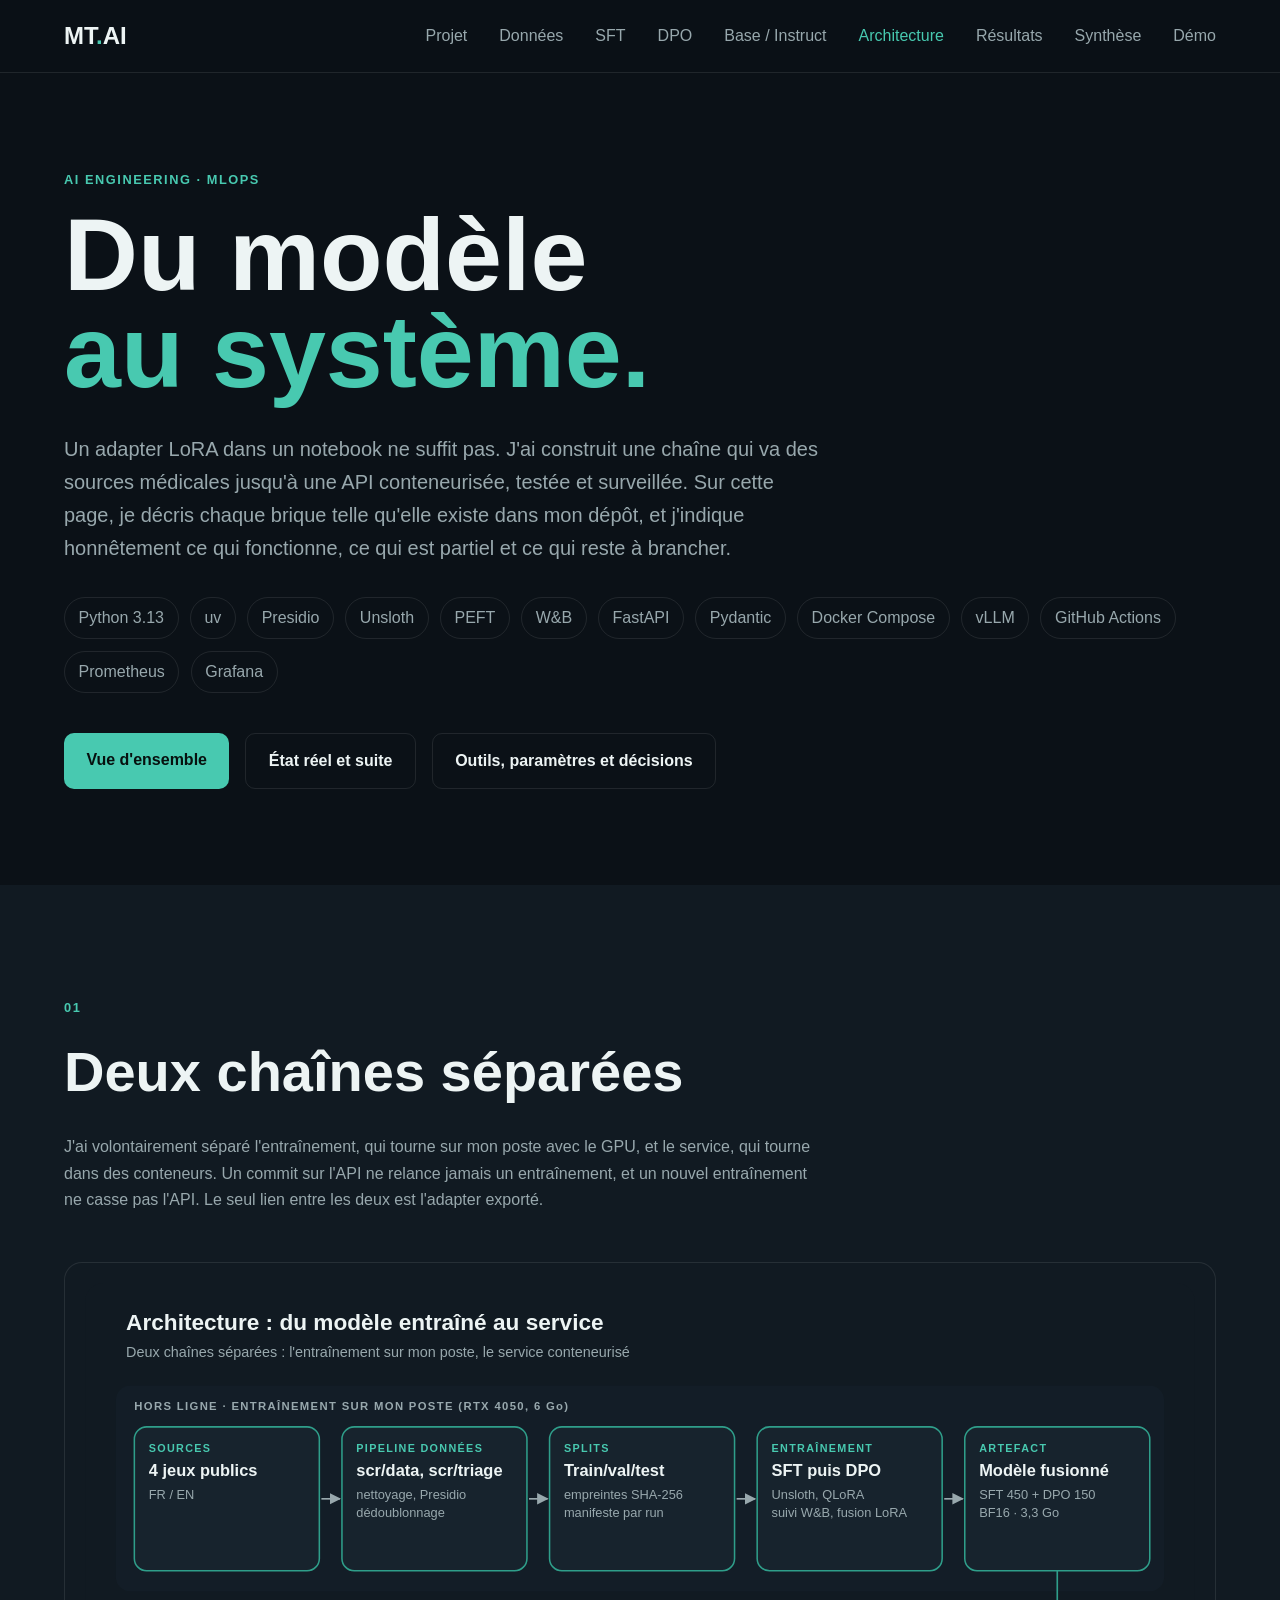
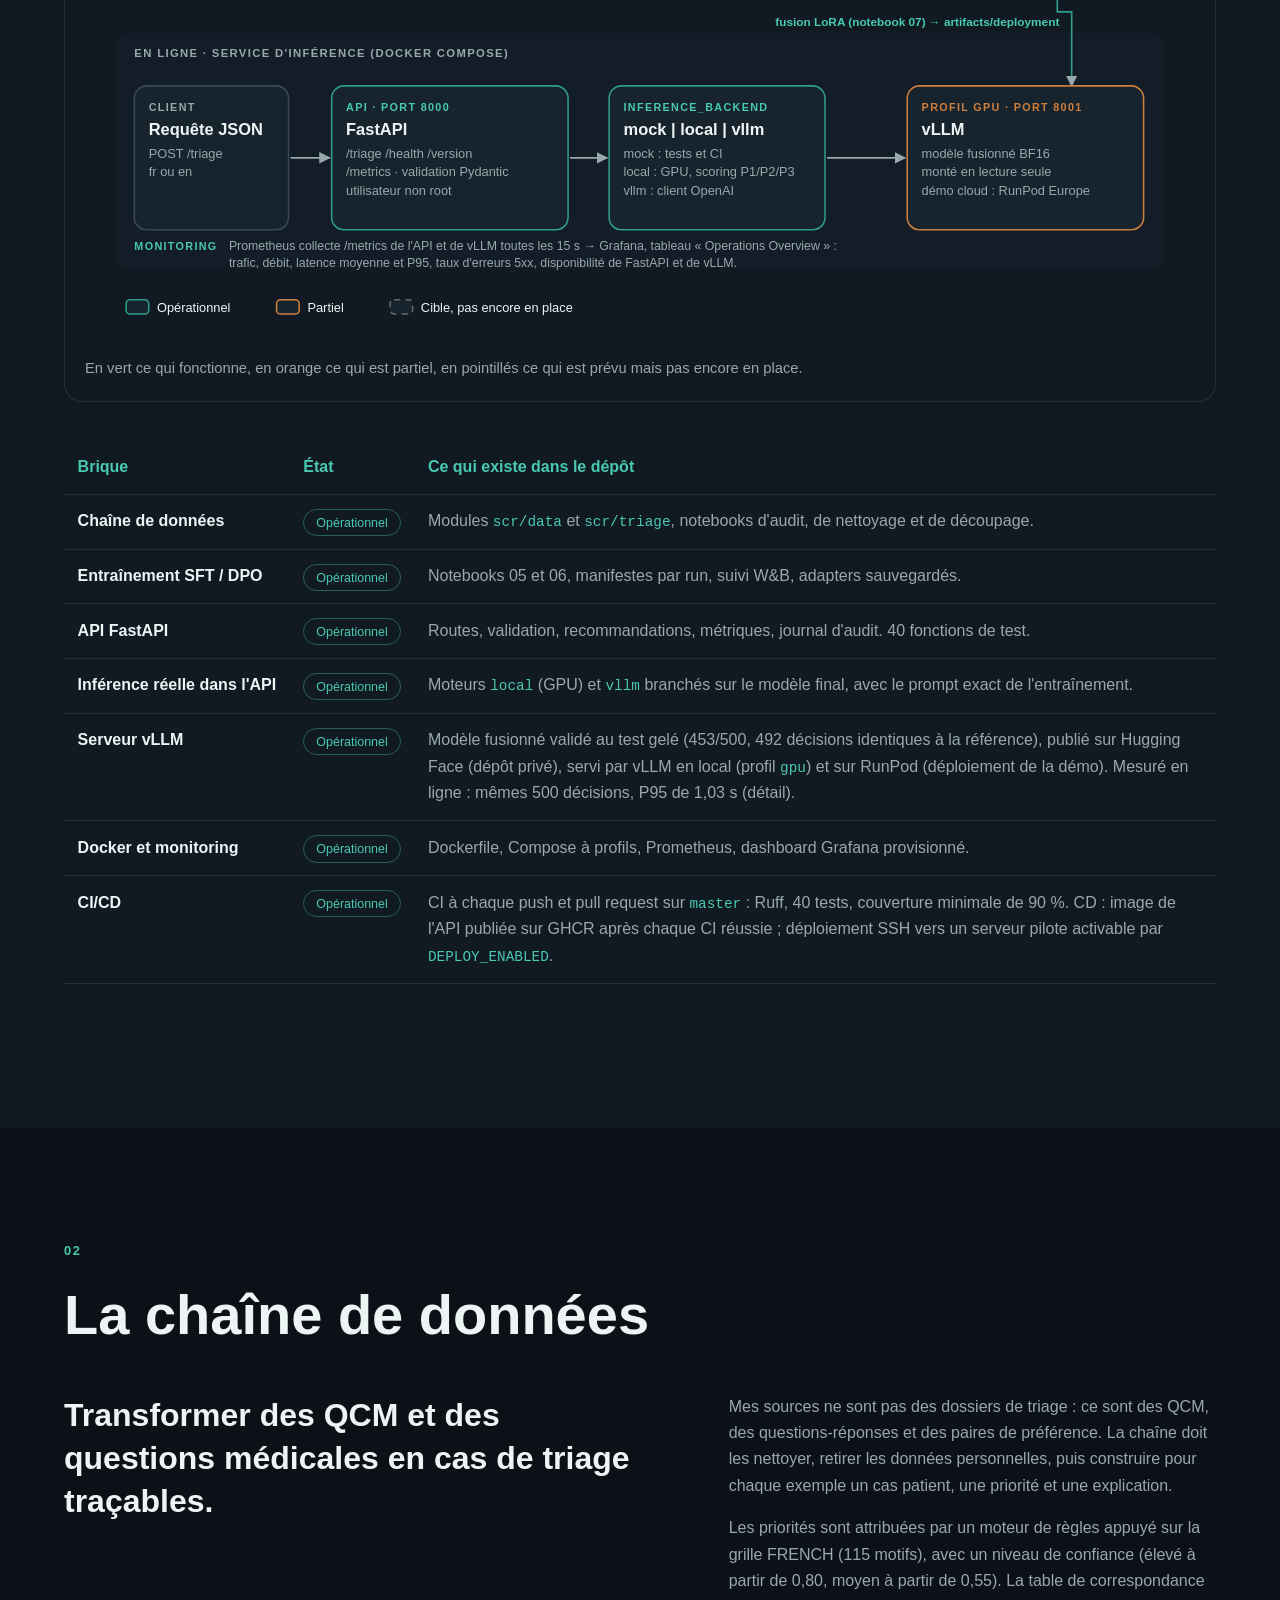
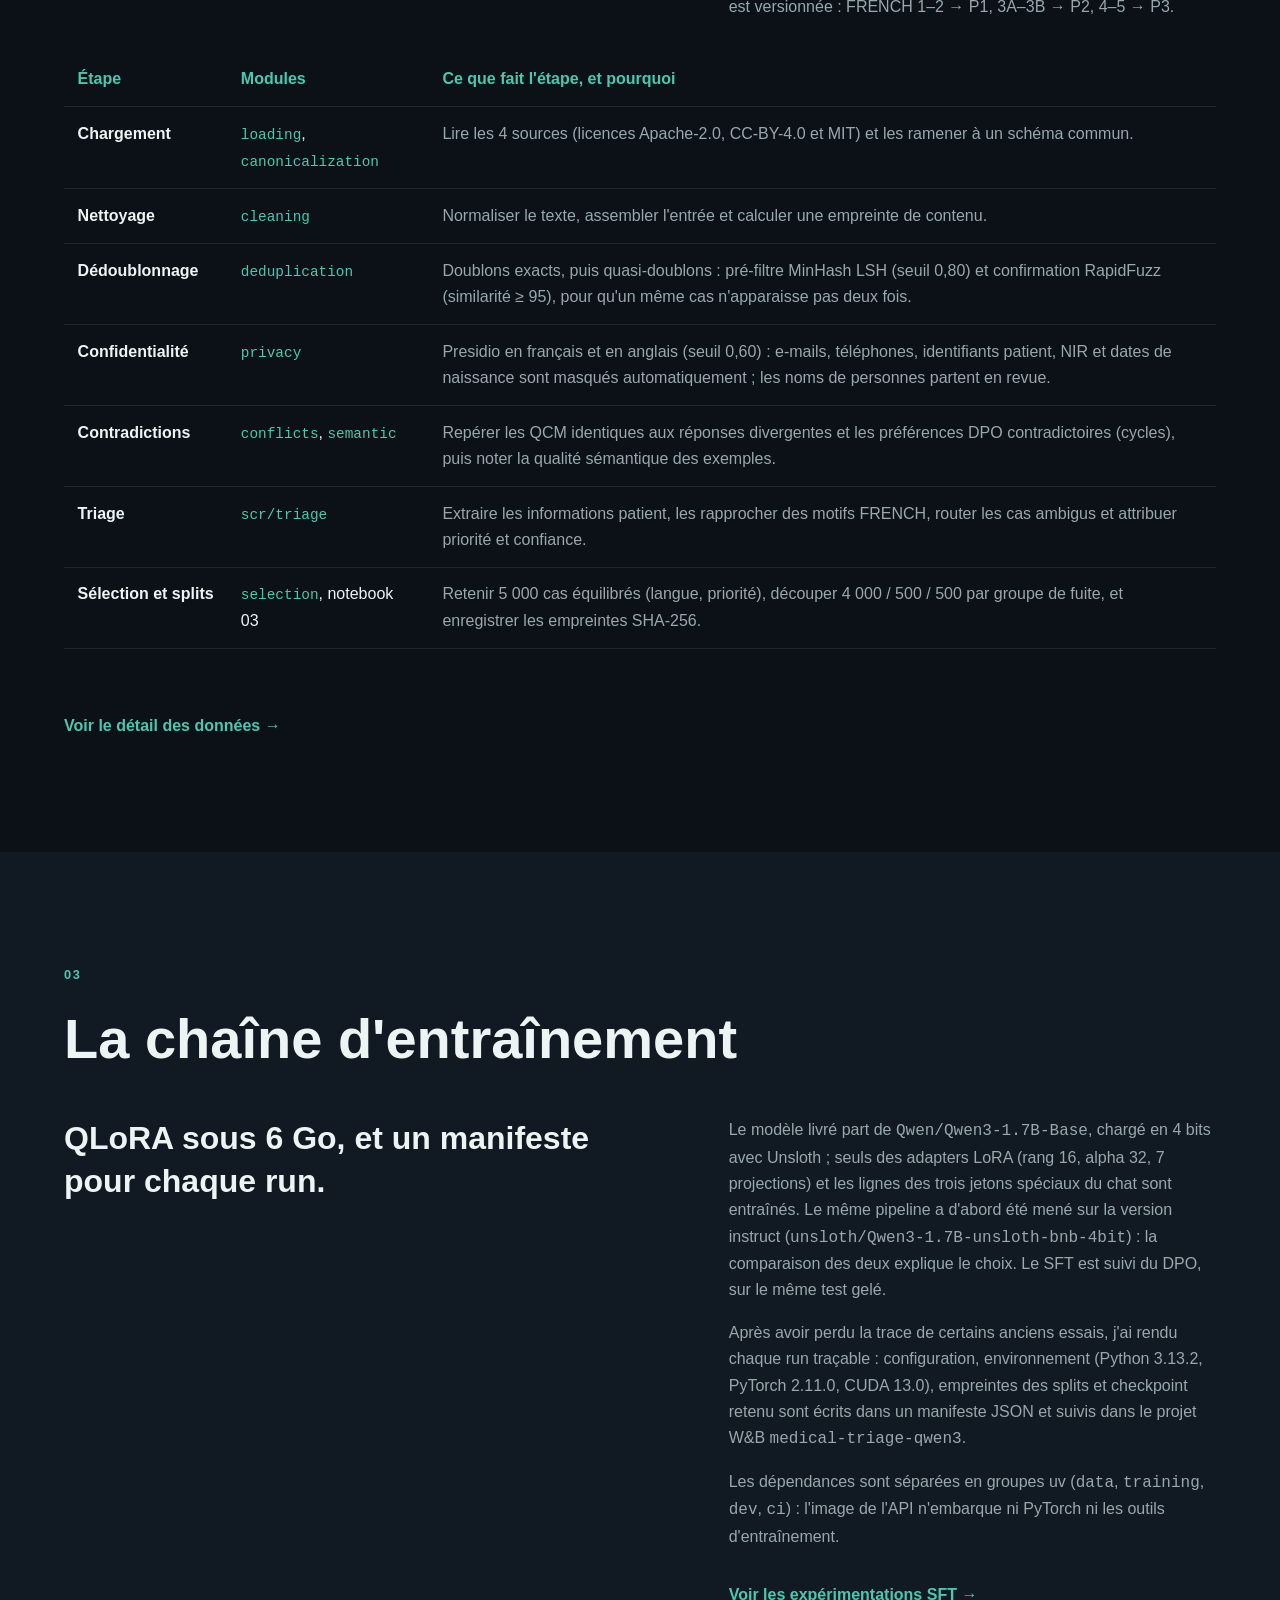
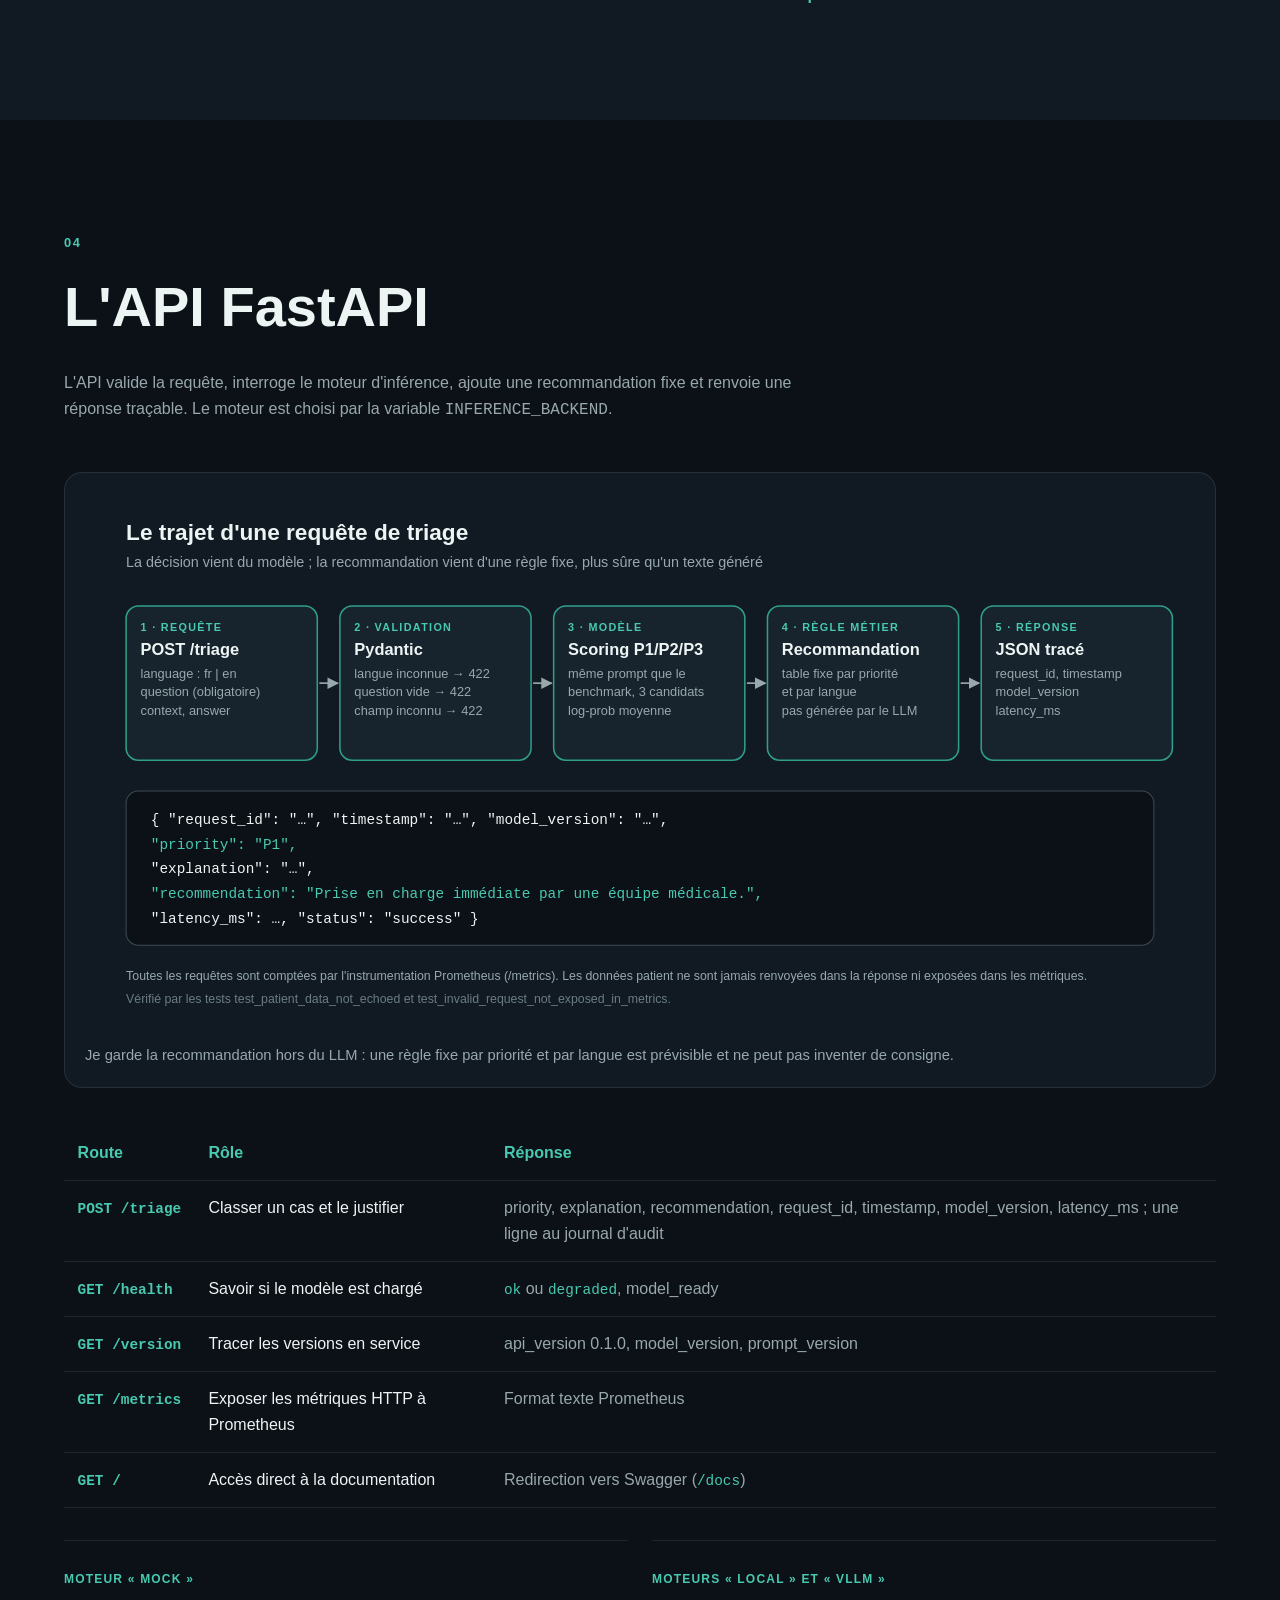
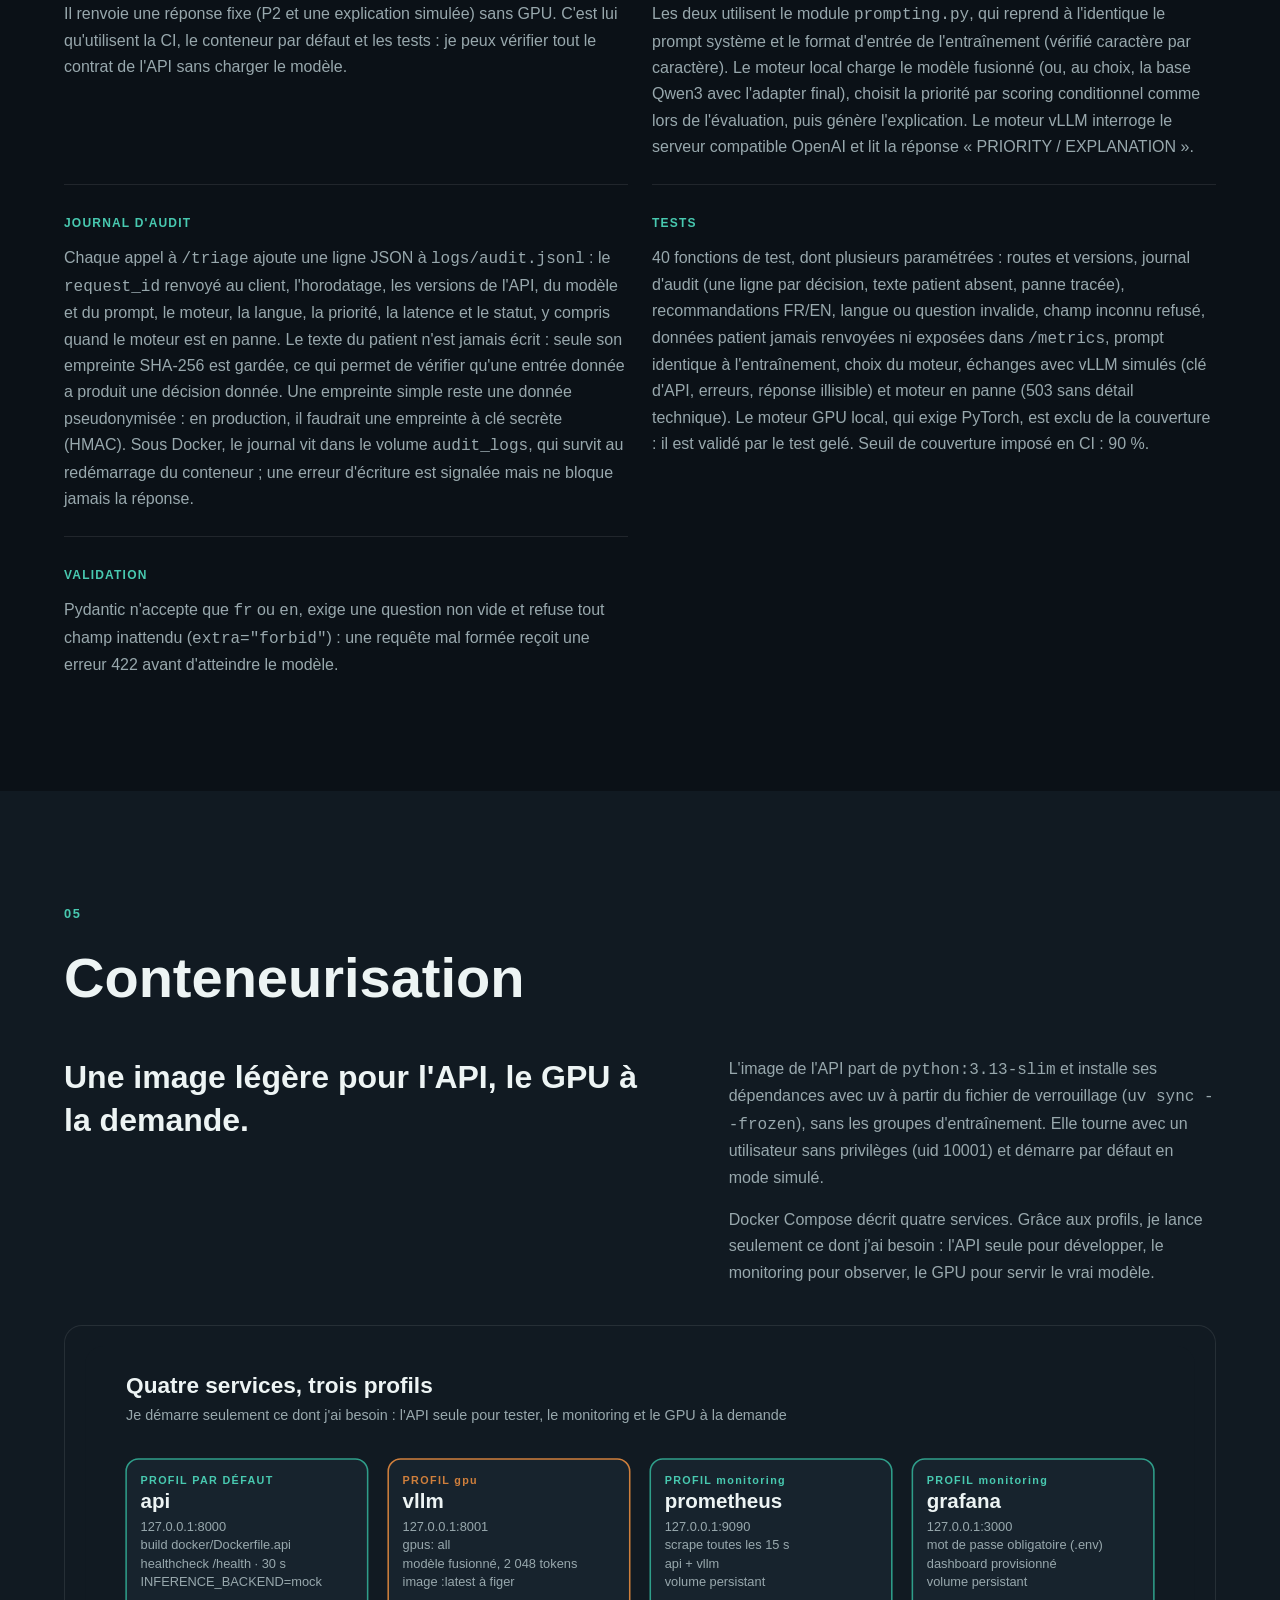
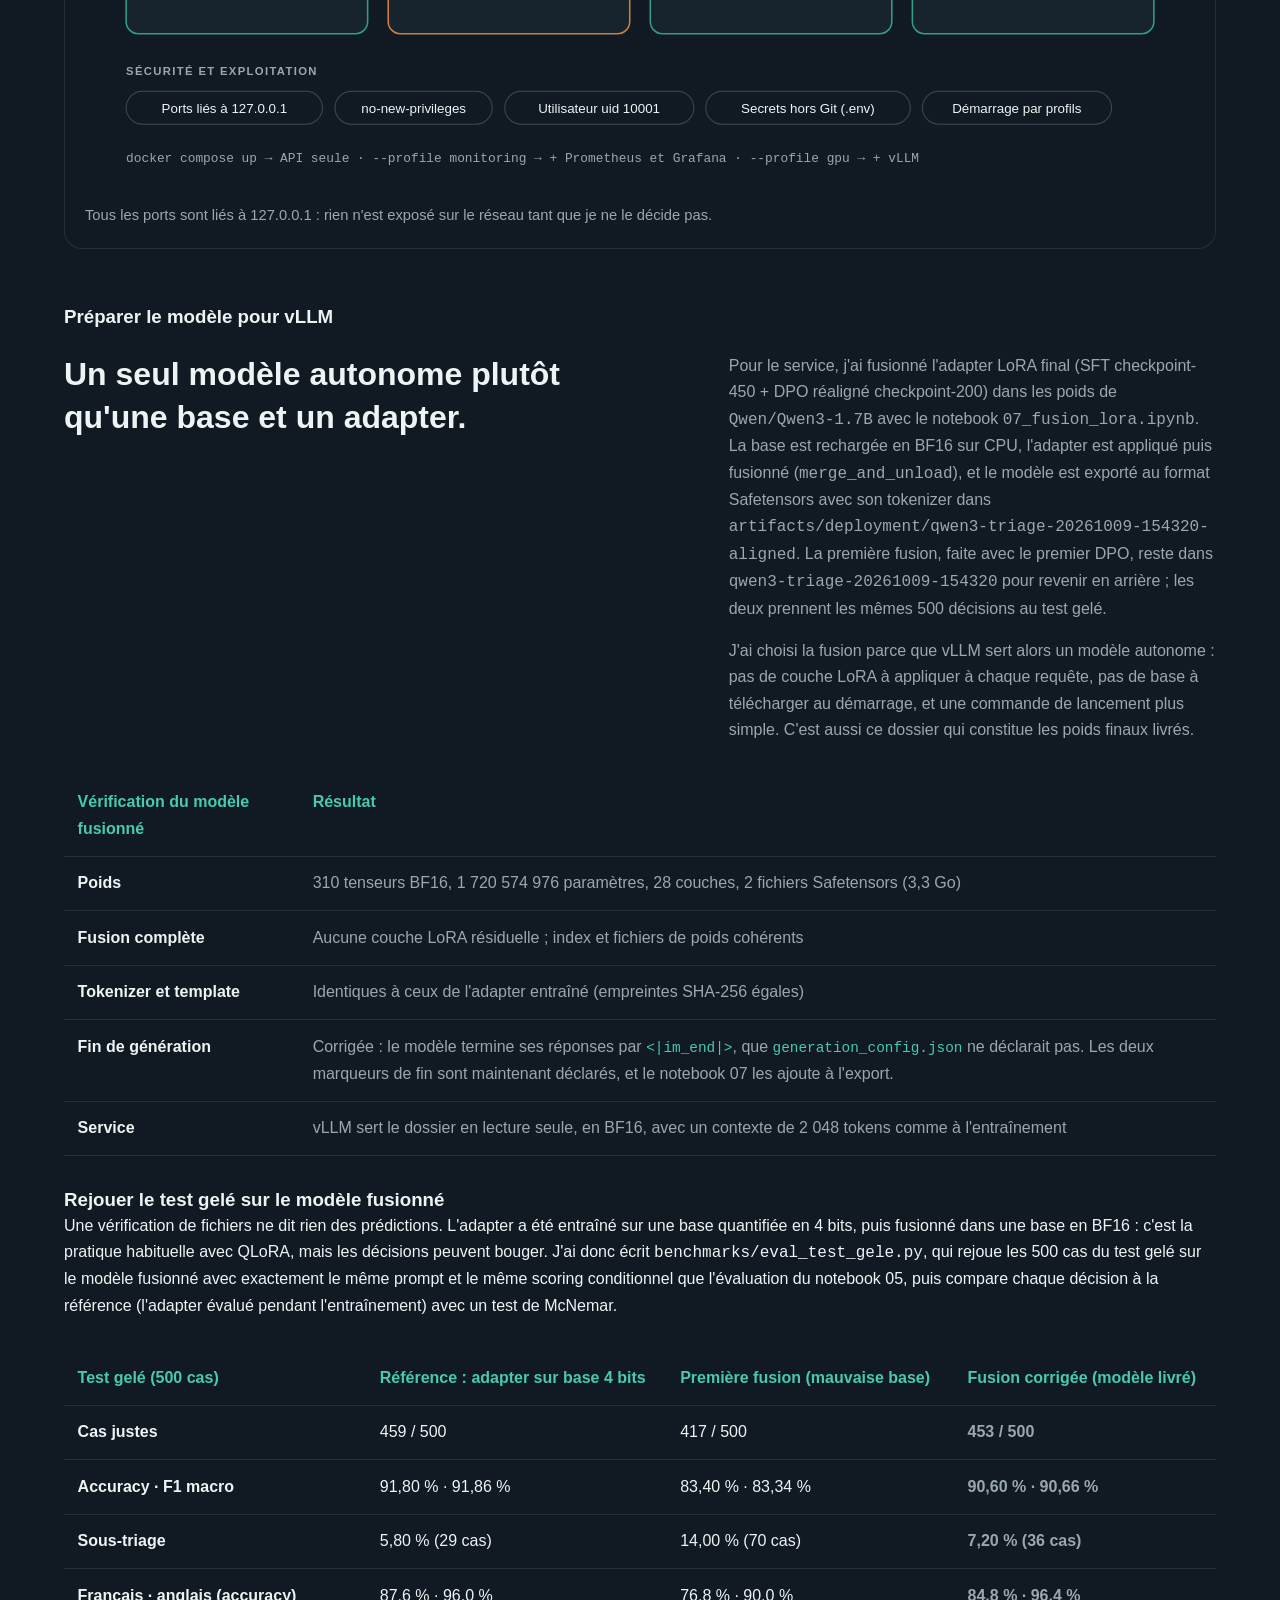
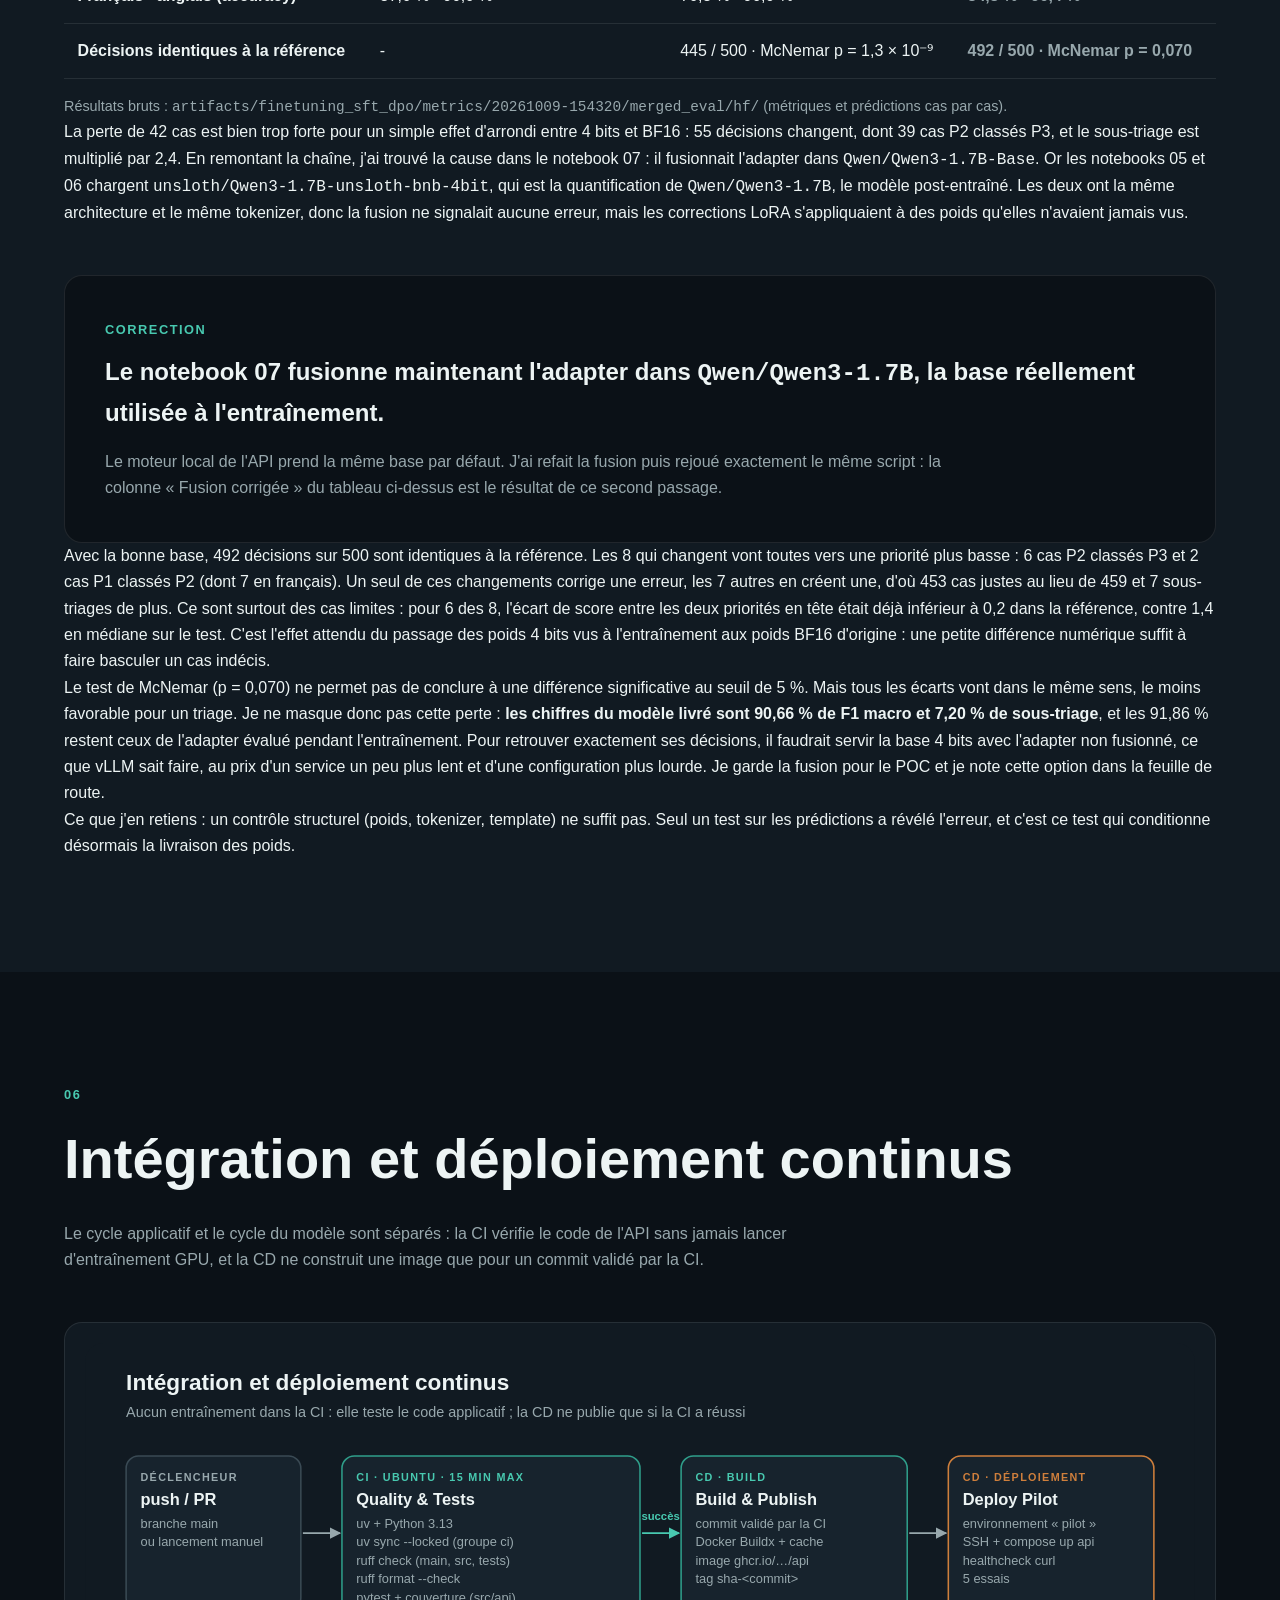
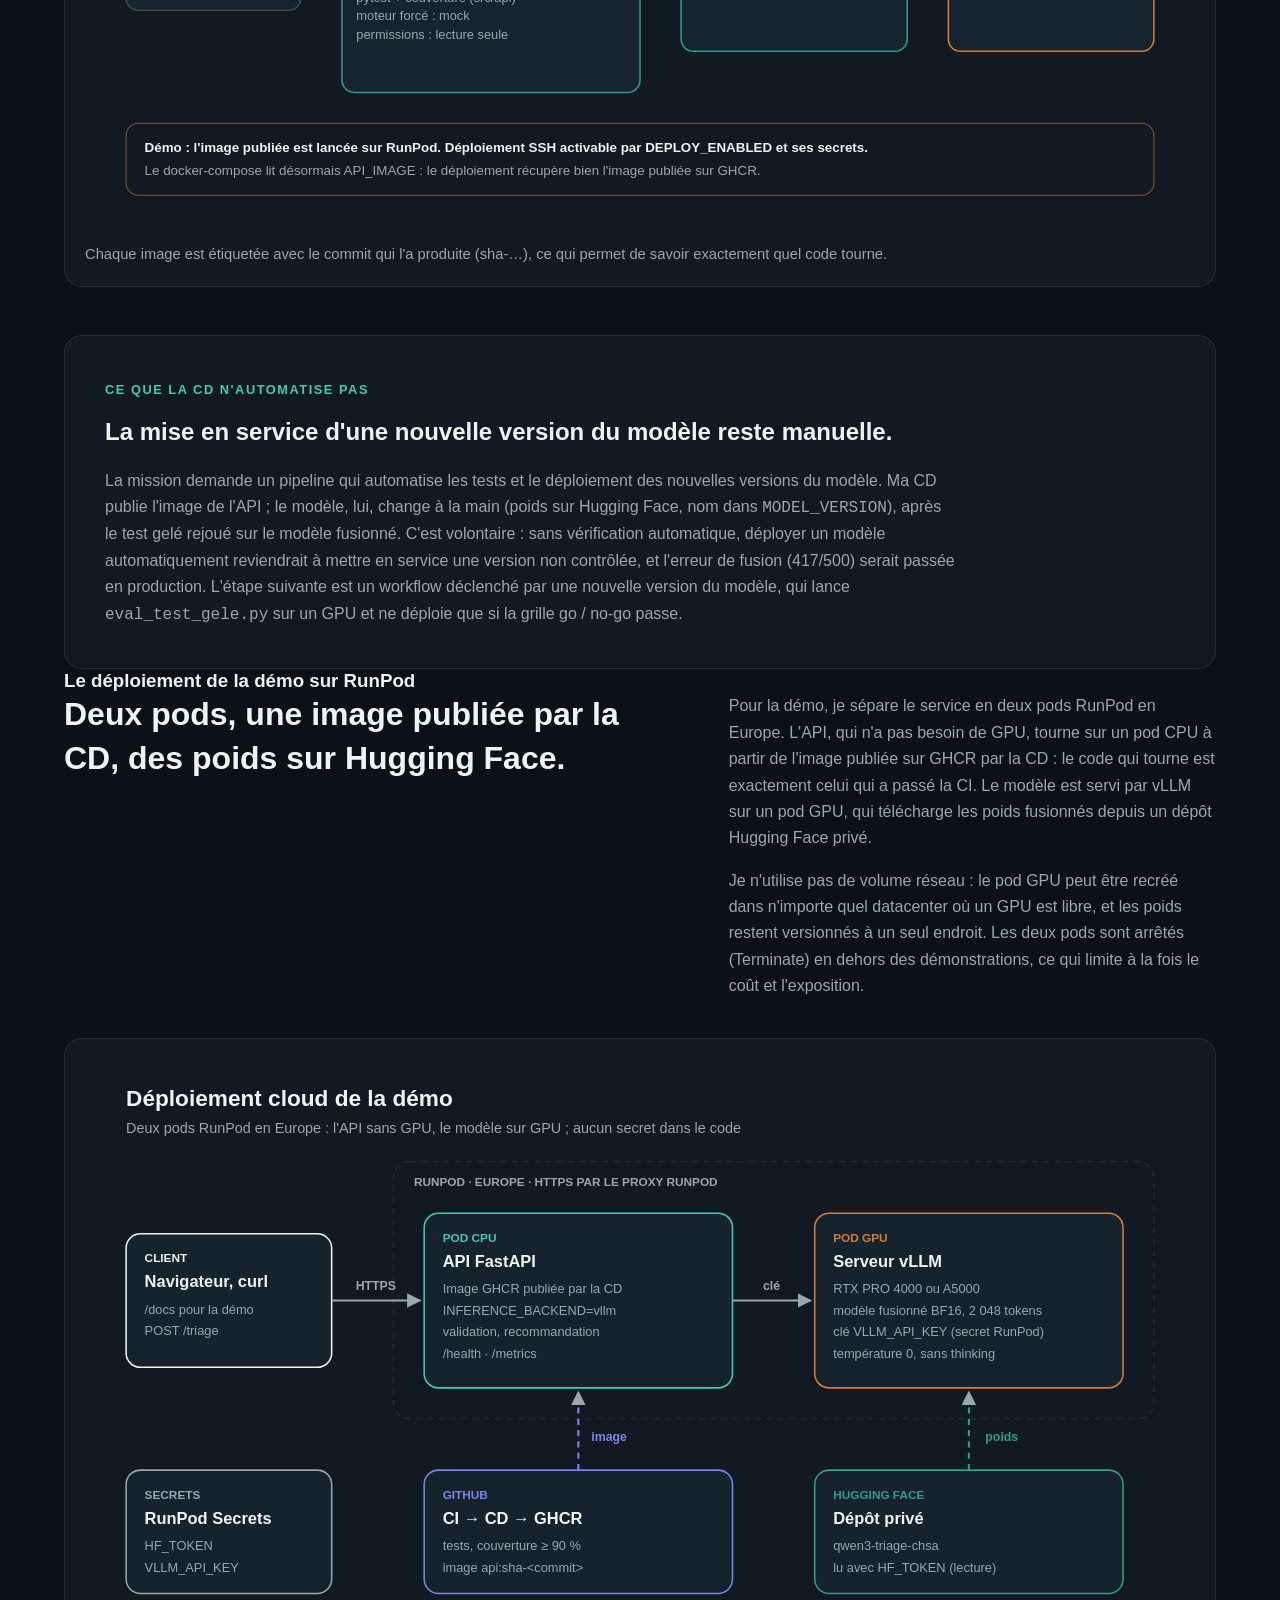
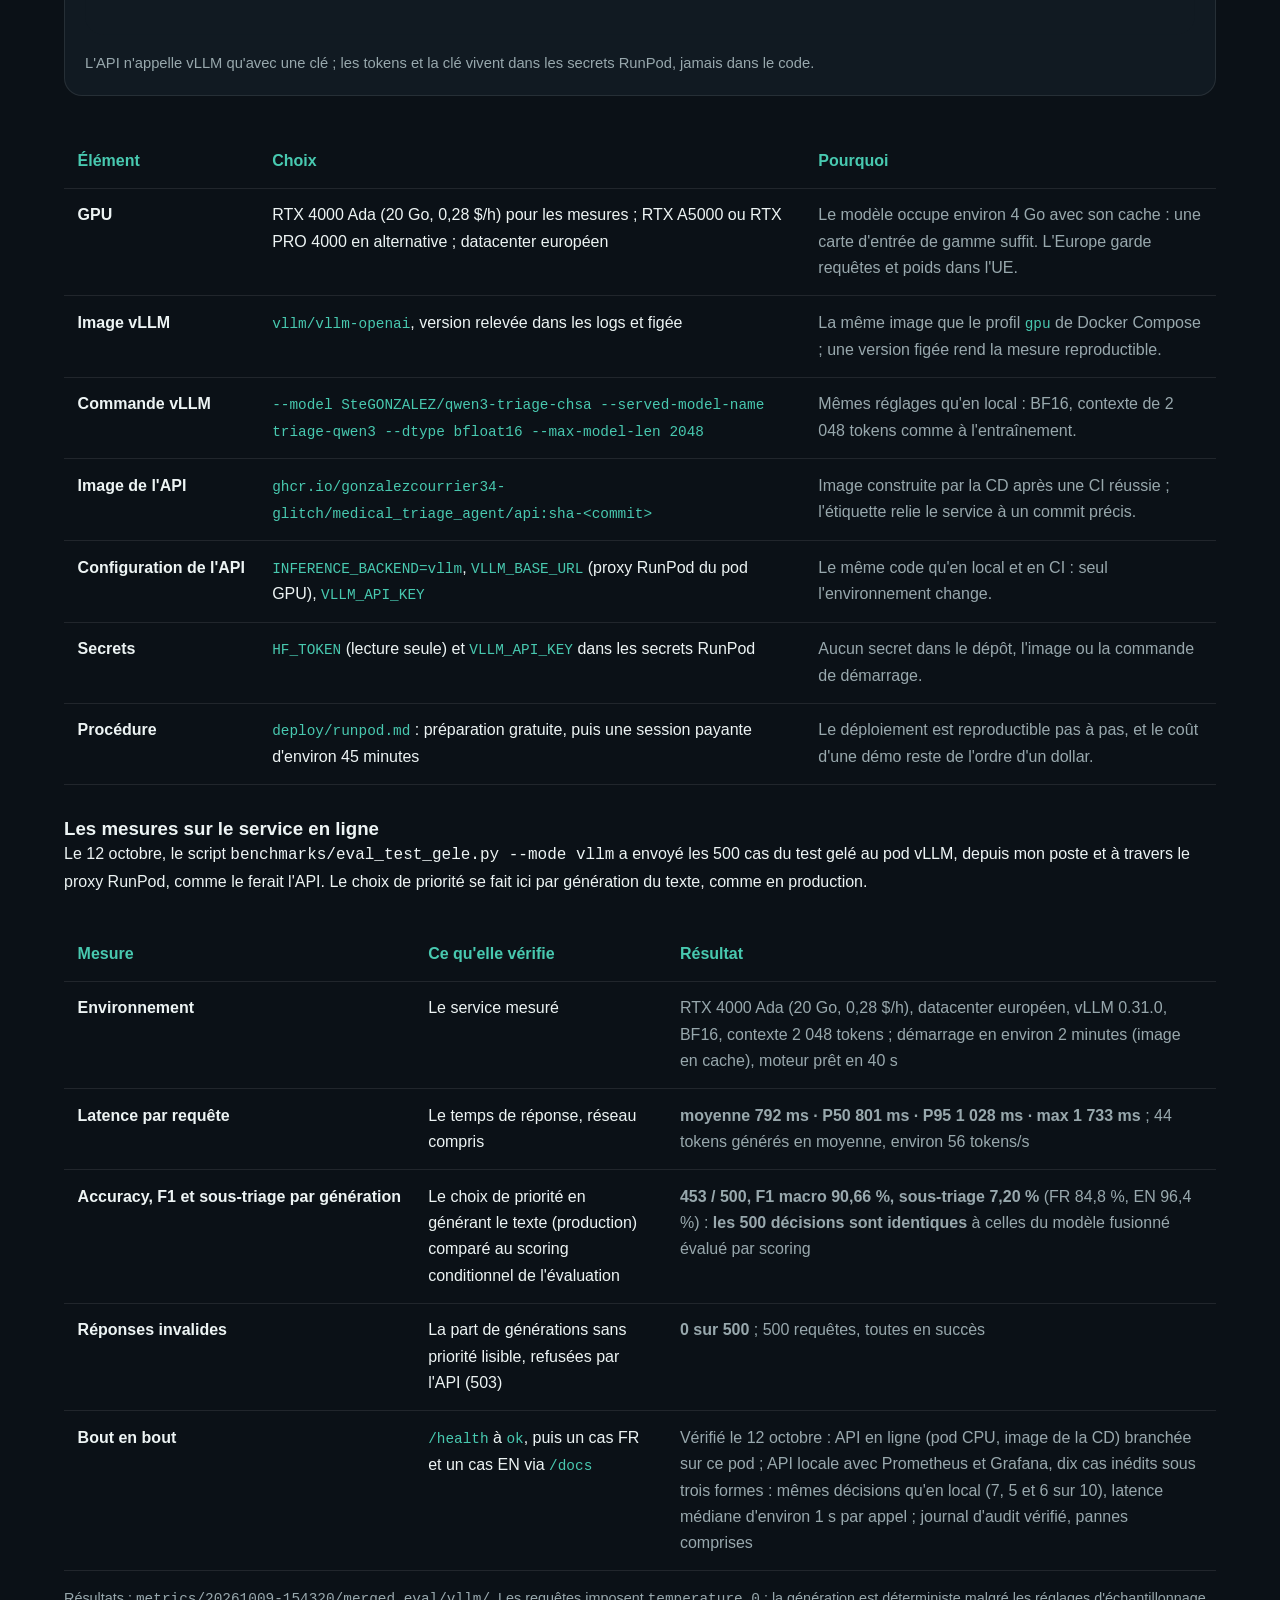
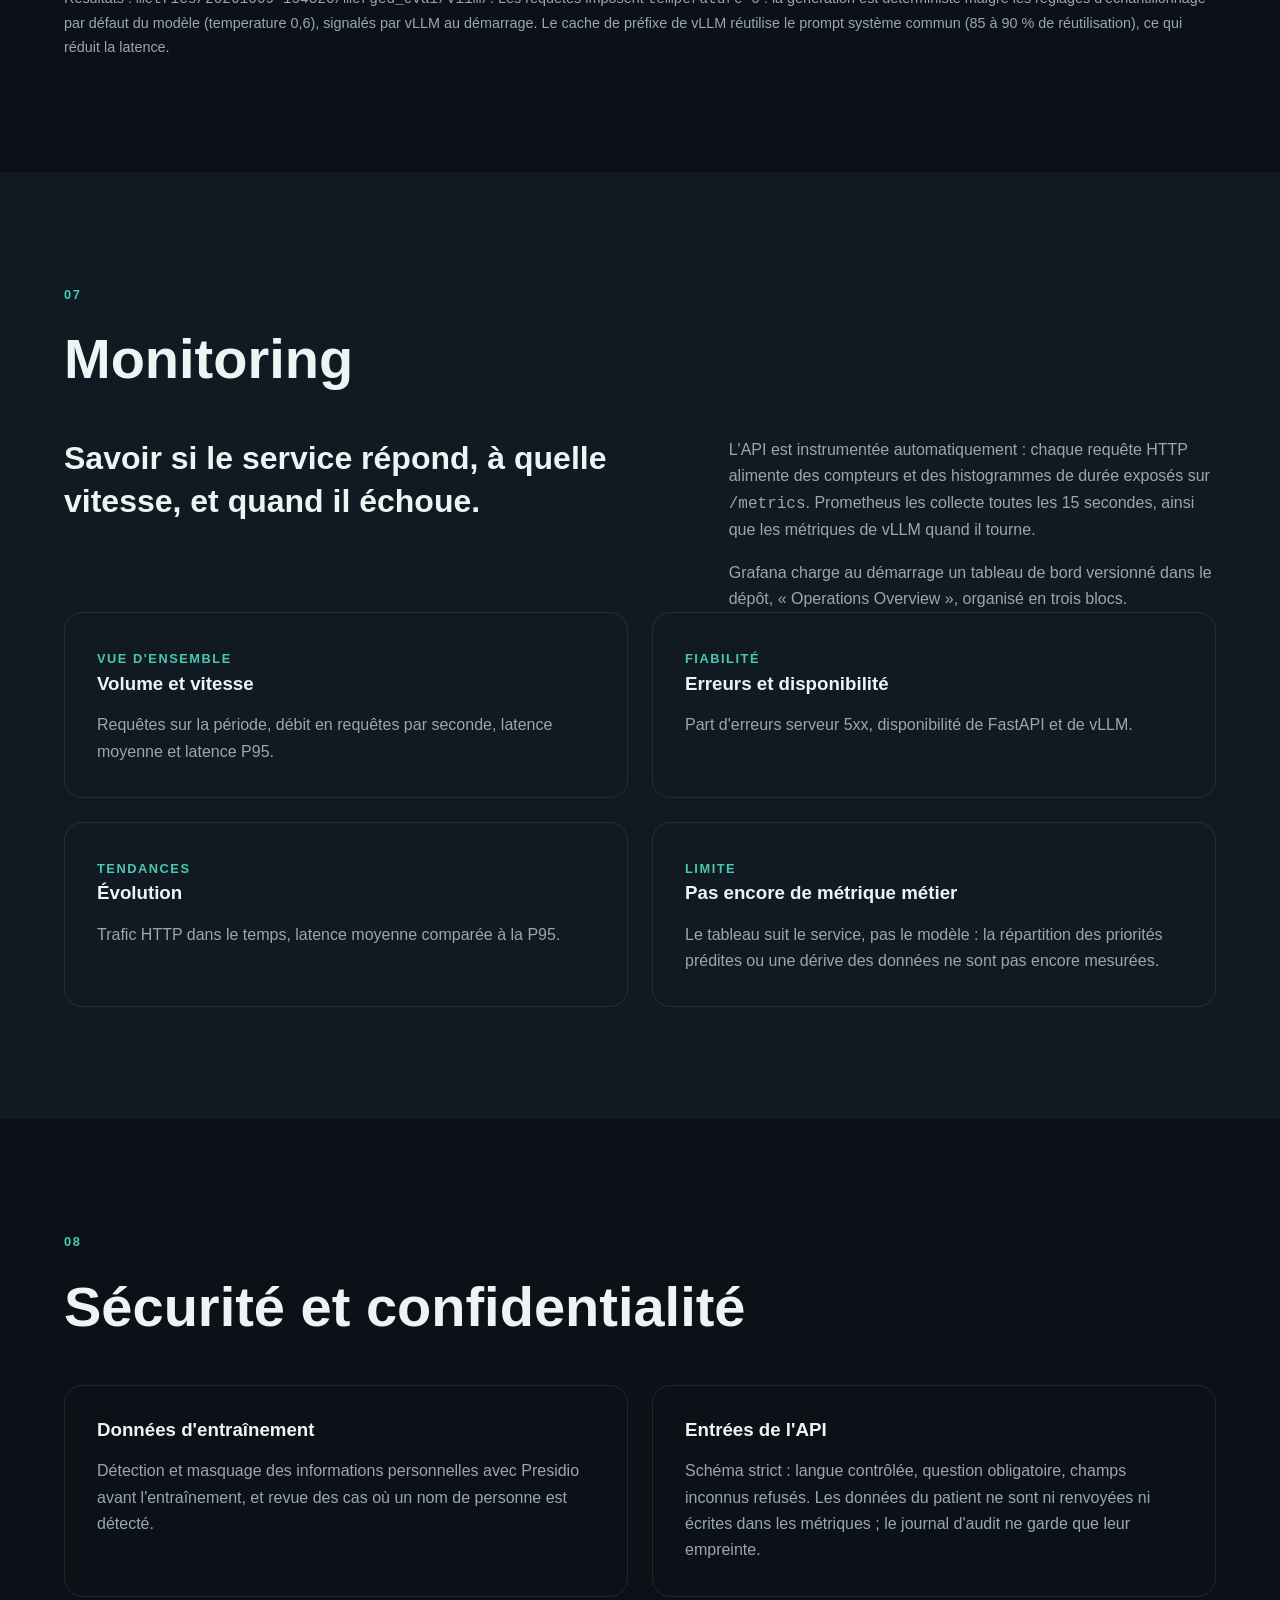
<file: docs/architecture.html>
<!DOCTYPE html>
<html lang="fr">
<head>
<meta charset="utf-8"/>
<meta content="width=device-width, initial-scale=1.0" name="viewport"/>
<title>Architecture | Medical Triage AI</title>
<meta content="Architecture du POC Medical Triage AI : chaîne de données, entraînement, API FastAPI, Docker, CI/CD et monitoring, avec l'état réel de chaque composant." name="description"/>
<link href="css/style.css" rel="stylesheet"/>
</head>
<body>
<header class="header">
<nav class="nav container">
<a class="logo" href="index.html">MT<span>.</span>AI</a>
<div class="nav-links"><a href="index.html">Projet</a><a href="data.html">Données</a><a href="experiments.html">SFT</a><a href="dpo.html">DPO</a><a href="base.html">Base / Instruct</a><a class="active" href="architecture.html">Architecture</a><a href="resultats.html">Résultats</a><a href="synthese.html">Synthèse</a><a href="demo.html">Démo</a></div>
</nav>
</header>
<main>

<!-- HERO -->
<section class="hero project-hero">
<div class="container hero-content">
<p class="eyebrow">AI ENGINEERING · MLOPS</p>
<h1>Du modèle<span>au système.</span></h1>
<p class="hero-text">
Un adapter LoRA dans un notebook ne suffit pas. J'ai construit une chaîne qui va des sources médicales
jusqu'à une API conteneurisée, testée et surveillée. Sur cette page, je décris chaque brique telle qu'elle existe
dans mon dépôt, et j'indique honnêtement ce qui fonctionne, ce qui est partiel et ce qui reste à brancher.
</p>
<div class="hero-tags">
<span>Python 3.13</span><span>uv</span><span>Presidio</span><span>Unsloth</span><span>PEFT</span><span>W&amp;B</span><span>FastAPI</span><span>Pydantic</span><span>Docker Compose</span><span>vLLM</span><span>GitHub Actions</span><span>Prometheus</span><span>Grafana</span>
</div>
<div class="hero-actions">
<a class="button primary" href="#vue">Vue d'ensemble</a>
<a class="button secondary" href="#etat">État réel et suite</a>
<a class="button secondary" href="#decisions">Outils, paramètres et décisions</a>
</div>
</div>
</section>

<!-- 01 VUE D'ENSEMBLE -->
<section class="section section-alt" id="vue">
<div class="container">
<p class="section-number">01</p>
<h2>Deux chaînes séparées</h2>
<p class="section-intro">
J'ai volontairement séparé l'entraînement, qui tourne sur mon poste avec le GPU, et le service, qui tourne dans des conteneurs.
Un commit sur l'API ne relance jamais un entraînement, et un nouvel entraînement ne casse pas l'API.
Le seul lien entre les deux est l'adapter exporté.
</p>
<figure class="story-figure"><svg class="story-svg" preserveAspectRatio="xMidYMid meet" xmlns="http://www.w3.org/2000/svg" viewBox="0 0 1080 640" role="img" aria-label="Vue d'ensemble de l'architecture et état de chaque composant." xmlns:c2pa="http://c2pa.org/manifest"><metadata><c2pa:manifest>[base64]/[base64]//GKGbL+OrXMAAACAY2JvcqVjYWxnZnNoYTI1NmNwYWRNAAAAAAAAAAAAAAAAAGRoYXNoWCATcHf5ZGRhhx2SV/[base64]/bgvkS1kw8kPqxKd9+iY3VybHgpc2VsZiNqdW1iZj1jMnBhLmFzc2VydGlvbnMvYzJwYS5oYXNoLmRhdGFkaGFzaFggX0CCnx3d90UE7NMBmEixR8itl292+JENedYBXkA/[base64]/[base64]/3cyjxFA3Qo5S46fX0/ihY0VZ7mfb9KF703t5OjWDBWMA4GA1UdDwEB/wQEAwIHgDAVBgNVHSUEDjAMBgorBgEEAYPoXgIBMAwGA1UdEwEB/wQCMAAwHwYDVR0jBBgwFoAUzlHiBIFOZFsj+OPEz5o+nMHXXMIwCgYIKoZIzj0EAwMDZwAwZAIwMXMdFJ4BetLLVY7ORuE9noqbbAZOZn/aArXyTwFAZfKrPzxF2vPoJNf1+UCdg1XGAjBwX1zd9WGqYkqmL5SFqw1QySjr1zJfpJM9+1rdDwSPLMOPOjKuiXjoU/[base64]/SbpfBCTvl8EPtZ4LlSE6cuUSi9KDqZk67Rj+JJ7+LR/5I8QcbNjekbnEfyG7M2WPvGHeM=</c2pa:manifest></metadata>
<rect width="1080" height="640" rx="18" fill="#111a22"/>
<text x="40.0" y="46.0" fill="#edf4f4" font-size="22" font-family="Inter, 'Segoe UI', Arial, sans-serif" text-anchor="start" font-weight="700" >Architecture : du modèle entraîné au service</text>
<text x="40.0" y="72.0" fill="#98a8ad" font-size="14" font-family="Inter, 'Segoe UI', Arial, sans-serif" text-anchor="start" font-weight="normal" >Deux chaînes séparées : l'entraînement sur mon poste, le service conteneurisé</text>
<defs><marker id="overview-arr" viewBox="0 0 10 10" refX="9" refY="5" markerWidth="7" markerHeight="7" orient="auto-start-reverse"><path d="M0,0 L10,5 L0,10 z" fill="#98a8ad"/></marker><marker id="overview-arrA" viewBox="0 0 10 10" refX="9" refY="5" markerWidth="7" markerHeight="7" orient="auto-start-reverse"><path d="M0,0 L10,5 L0,10 z" fill="#48c9b0"/></marker><pattern id="overview-hatch" width="7" height="7" patternUnits="userSpaceOnUse" patternTransform="rotate(45)"><rect width="7" height="7" fill="#2f9e8a" opacity="0.35"/><line x1="0" y1="0" x2="0" y2="7" stroke="#2f9e8a" stroke-width="3"/></pattern></defs>
<rect x="30" y="100" width="1020" height="200" rx="14" fill="#17232d" opacity="0.45"/>
<text x="48.0" y="124.0" fill="#98a8ad" font-size="11" font-family="Inter, 'Segoe UI', Arial, sans-serif" text-anchor="start" font-weight="700" letter-spacing="1.3">HORS LIGNE · ENTRAÎNEMENT SUR MON POSTE (RTX 4050, 6 Go)</text>
<rect x="30" y="340" width="1020" height="230" rx="14" fill="#17232d" opacity="0.45"/>
<text x="48.0" y="364.0" fill="#98a8ad" font-size="11" font-family="Inter, 'Segoe UI', Arial, sans-serif" text-anchor="start" font-weight="700" letter-spacing="1.3">EN LIGNE · SERVICE D'INFÉRENCE (DOCKER COMPOSE)</text>
<rect x="48" y="140" width="180" height="140" rx="12" fill="#17232d" stroke="#2f9e8a" stroke-width="1.5"/>
<text x="62.0" y="164.0" fill="#48c9b0" font-size="10.5" font-family="Inter, 'Segoe UI', Arial, sans-serif" text-anchor="start" font-weight="700" letter-spacing="1.3">SOURCES</text>
<text x="62.0" y="188.0" fill="#edf4f4" font-size="16" font-family="Inter, 'Segoe UI', Arial, sans-serif" text-anchor="start" font-weight="700" >4 jeux publics</text>
<text x="62.0" y="210.0" fill="#98a8ad" font-size="12.5" font-family="Inter, 'Segoe UI', Arial, sans-serif" text-anchor="start" font-weight="normal" >FR / EN</text>
<line x1="230" y1="210" x2="248" y2="210" stroke="#98a8ad" stroke-width="1.6" marker-end="url(#overview-arr)"/>
<rect x="250" y="140" width="180" height="140" rx="12" fill="#17232d" stroke="#2f9e8a" stroke-width="1.5"/>
<text x="264.0" y="164.0" fill="#48c9b0" font-size="10.5" font-family="Inter, 'Segoe UI', Arial, sans-serif" text-anchor="start" font-weight="700" letter-spacing="1.3">PIPELINE DONNÉES</text>
<text x="264.0" y="188.0" fill="#edf4f4" font-size="16" font-family="Inter, 'Segoe UI', Arial, sans-serif" text-anchor="start" font-weight="700" >scr/data, scr/triage</text>
<text x="264.0" y="210.0" fill="#98a8ad" font-size="12.5" font-family="Inter, 'Segoe UI', Arial, sans-serif" text-anchor="start" font-weight="normal" >nettoyage, Presidio</text>
<text x="264.0" y="228.0" fill="#98a8ad" font-size="12.5" font-family="Inter, 'Segoe UI', Arial, sans-serif" text-anchor="start" font-weight="normal" >dédoublonnage</text>
<line x1="432" y1="210" x2="450" y2="210" stroke="#98a8ad" stroke-width="1.6" marker-end="url(#overview-arr)"/>
<rect x="452" y="140" width="180" height="140" rx="12" fill="#17232d" stroke="#2f9e8a" stroke-width="1.5"/>
<text x="466.0" y="164.0" fill="#48c9b0" font-size="10.5" font-family="Inter, 'Segoe UI', Arial, sans-serif" text-anchor="start" font-weight="700" letter-spacing="1.3">SPLITS</text>
<text x="466.0" y="188.0" fill="#edf4f4" font-size="16" font-family="Inter, 'Segoe UI', Arial, sans-serif" text-anchor="start" font-weight="700" >Train/val/test</text>
<text x="466.0" y="210.0" fill="#98a8ad" font-size="12.5" font-family="Inter, 'Segoe UI', Arial, sans-serif" text-anchor="start" font-weight="normal" >empreintes SHA-256</text>
<text x="466.0" y="228.0" fill="#98a8ad" font-size="12.5" font-family="Inter, 'Segoe UI', Arial, sans-serif" text-anchor="start" font-weight="normal" >manifeste par run</text>
<line x1="634" y1="210" x2="652" y2="210" stroke="#98a8ad" stroke-width="1.6" marker-end="url(#overview-arr)"/>
<rect x="654" y="140" width="180" height="140" rx="12" fill="#17232d" stroke="#2f9e8a" stroke-width="1.5"/>
<text x="668.0" y="164.0" fill="#48c9b0" font-size="10.5" font-family="Inter, 'Segoe UI', Arial, sans-serif" text-anchor="start" font-weight="700" letter-spacing="1.3">ENTRAÎNEMENT</text>
<text x="668.0" y="188.0" fill="#edf4f4" font-size="16" font-family="Inter, 'Segoe UI', Arial, sans-serif" text-anchor="start" font-weight="700" >SFT puis DPO</text>
<text x="668.0" y="210.0" fill="#98a8ad" font-size="12.5" font-family="Inter, 'Segoe UI', Arial, sans-serif" text-anchor="start" font-weight="normal" >Unsloth, QLoRA</text>
<text x="668.0" y="228.0" fill="#98a8ad" font-size="12.5" font-family="Inter, 'Segoe UI', Arial, sans-serif" text-anchor="start" font-weight="normal" >suivi W&amp;B, fusion LoRA</text>
<line x1="836" y1="210" x2="854" y2="210" stroke="#98a8ad" stroke-width="1.6" marker-end="url(#overview-arr)"/>
<rect x="856" y="140" width="180" height="140" rx="12" fill="#17232d" stroke="#2f9e8a" stroke-width="1.5"/>
<text x="870.0" y="164.0" fill="#48c9b0" font-size="10.5" font-family="Inter, 'Segoe UI', Arial, sans-serif" text-anchor="start" font-weight="700" letter-spacing="1.3">ARTEFACT</text>
<text x="870.0" y="188.0" fill="#edf4f4" font-size="16" font-family="Inter, 'Segoe UI', Arial, sans-serif" text-anchor="start" font-weight="700" >Modèle fusionné</text>
<text x="870.0" y="210.0" fill="#98a8ad" font-size="12.5" font-family="Inter, 'Segoe UI', Arial, sans-serif" text-anchor="start" font-weight="normal" >SFT 450 + DPO 150</text>
<text x="870.0" y="228.0" fill="#98a8ad" font-size="12.5" font-family="Inter, 'Segoe UI', Arial, sans-serif" text-anchor="start" font-weight="normal" >BF16 · 3,3 Go</text>
<path d="M 946 280 V 320 H 960 V 392" fill="none" stroke="#2f9e8a" stroke-width="1.6" marker-end="url(#overview-arr)"/>
<text x="948.0" y="334.0" fill="#48c9b0" font-size="11.5" font-family="Inter, 'Segoe UI', Arial, sans-serif" text-anchor="end" font-weight="700" >fusion LoRA (notebook 07) → artifacts/deployment</text>
<rect x="48" y="392" width="150" height="140" rx="12" fill="#17232d" stroke="#3a4a54" stroke-width="1.5"/>
<text x="62.0" y="416.0" fill="#98a8ad" font-size="10.5" font-family="Inter, 'Segoe UI', Arial, sans-serif" text-anchor="start" font-weight="700" letter-spacing="1.3">CLIENT</text>
<text x="62.0" y="440.0" fill="#edf4f4" font-size="16" font-family="Inter, 'Segoe UI', Arial, sans-serif" text-anchor="start" font-weight="700" >Requête JSON</text>
<text x="62.0" y="462.0" fill="#98a8ad" font-size="12.5" font-family="Inter, 'Segoe UI', Arial, sans-serif" text-anchor="start" font-weight="normal" >POST /triage</text>
<text x="62.0" y="480.0" fill="#98a8ad" font-size="12.5" font-family="Inter, 'Segoe UI', Arial, sans-serif" text-anchor="start" font-weight="normal" >fr ou en</text>
<line x1="200" y1="462" x2="238" y2="462" stroke="#98a8ad" stroke-width="1.6" marker-end="url(#overview-arr)"/>
<rect x="240" y="392" width="230" height="140" rx="12" fill="#17232d" stroke="#2f9e8a" stroke-width="1.5"/>
<text x="254.0" y="416.0" fill="#48c9b0" font-size="10.5" font-family="Inter, 'Segoe UI', Arial, sans-serif" text-anchor="start" font-weight="700" letter-spacing="1.3">API · PORT 8000</text>
<text x="254.0" y="440.0" fill="#edf4f4" font-size="16" font-family="Inter, 'Segoe UI', Arial, sans-serif" text-anchor="start" font-weight="700" >FastAPI</text>
<text x="254.0" y="462.0" fill="#98a8ad" font-size="12.5" font-family="Inter, 'Segoe UI', Arial, sans-serif" text-anchor="start" font-weight="normal" >/triage /health /version</text>
<text x="254.0" y="480.0" fill="#98a8ad" font-size="12.5" font-family="Inter, 'Segoe UI', Arial, sans-serif" text-anchor="start" font-weight="normal" >/metrics · validation Pydantic</text>
<text x="254.0" y="498.0" fill="#98a8ad" font-size="12.5" font-family="Inter, 'Segoe UI', Arial, sans-serif" text-anchor="start" font-weight="normal" >utilisateur non root</text>
<line x1="472" y1="462" x2="508" y2="462" stroke="#98a8ad" stroke-width="1.6" marker-end="url(#overview-arr)"/>
<rect x="510" y="392" width="210" height="140" rx="12" fill="#17232d" stroke="#2f9e8a" stroke-width="1.5"/>
<text x="524.0" y="416.0" fill="#48c9b0" font-size="10.5" font-family="Inter, 'Segoe UI', Arial, sans-serif" text-anchor="start" font-weight="700" letter-spacing="1.3">INFERENCE_BACKEND</text>
<text x="524.0" y="440.0" fill="#edf4f4" font-size="16" font-family="Inter, 'Segoe UI', Arial, sans-serif" text-anchor="start" font-weight="700" >mock | local | vllm</text>
<text x="524.0" y="462.0" fill="#98a8ad" font-size="12.5" font-family="Inter, 'Segoe UI', Arial, sans-serif" text-anchor="start" font-weight="normal" >mock : tests et CI</text>
<text x="524.0" y="480.0" fill="#98a8ad" font-size="12.5" font-family="Inter, 'Segoe UI', Arial, sans-serif" text-anchor="start" font-weight="normal" >local : GPU, scoring P1/P2/P3</text>
<text x="524.0" y="498.0" fill="#98a8ad" font-size="12.5" font-family="Inter, 'Segoe UI', Arial, sans-serif" text-anchor="start" font-weight="normal" >vllm : client OpenAI</text>
<line x1="722" y1="462" x2="798" y2="462" stroke="#98a8ad" stroke-width="1.6" marker-end="url(#overview-arr)"/>
<rect x="800" y="392" width="230" height="140" rx="12" fill="#17232d" stroke="#cf7f3c" stroke-width="1.5"/>
<text x="814.0" y="416.0" fill="#cf7f3c" font-size="10.5" font-family="Inter, 'Segoe UI', Arial, sans-serif" text-anchor="start" font-weight="700" letter-spacing="1.3">PROFIL GPU · PORT 8001</text>
<text x="814.0" y="440.0" fill="#edf4f4" font-size="16" font-family="Inter, 'Segoe UI', Arial, sans-serif" text-anchor="start" font-weight="700" >vLLM</text>
<text x="814.0" y="462.0" fill="#98a8ad" font-size="12.5" font-family="Inter, 'Segoe UI', Arial, sans-serif" text-anchor="start" font-weight="normal" >modèle fusionné BF16</text>
<text x="814.0" y="480.0" fill="#98a8ad" font-size="12.5" font-family="Inter, 'Segoe UI', Arial, sans-serif" text-anchor="start" font-weight="normal" >monté en lecture seule</text>
<text x="814.0" y="498.0" fill="#98a8ad" font-size="12.5" font-family="Inter, 'Segoe UI', Arial, sans-serif" text-anchor="start" font-weight="normal" >démo cloud : RunPod Europe</text>
<text x="48.0" y="552.0" fill="#48c9b0" font-size="10.5" font-family="Inter, 'Segoe UI', Arial, sans-serif" text-anchor="start" font-weight="700" letter-spacing="1.3">MONITORING</text>
<text x="140.0" y="552.0" fill="#98a8ad" font-size="12" font-family="Inter, 'Segoe UI', Arial, sans-serif" text-anchor="start" font-weight="normal" >Prometheus collecte /metrics de l'API et de vLLM toutes les 15 s → Grafana, tableau « Operations Overview » :</text>
<text x="140.0" y="568.0" fill="#98a8ad" font-size="12" font-family="Inter, 'Segoe UI', Arial, sans-serif" text-anchor="start" font-weight="normal" >trafic, débit, latence moyenne et P95, taux d'erreurs 5xx, disponibilité de FastAPI et de vLLM.</text>
<rect x="40" y="600" width="22" height="14" rx="4" fill="#17232d" stroke="#2f9e8a" stroke-width="1.5"/>
<text x="70.0" y="612.0" fill="#edf4f4" font-size="12.5" font-family="Inter, 'Segoe UI', Arial, sans-serif" text-anchor="start" font-weight="normal" >Opérationnel</text>
<rect x="186.4" y="600" width="22" height="14" rx="4" fill="#17232d" stroke="#cf7f3c" stroke-width="1.5"/>
<text x="216.4" y="612.0" fill="#edf4f4" font-size="12.5" font-family="Inter, 'Segoe UI', Arial, sans-serif" text-anchor="start" font-weight="normal" >Partiel</text>
<rect x="296.8" y="600" width="22" height="14" rx="4" fill="#17232d" stroke="#5d6b73" stroke-width="1.5" stroke-dasharray="6 5"/>
<text x="326.8" y="612.0" fill="#edf4f4" font-size="12.5" font-family="Inter, 'Segoe UI', Arial, sans-serif" text-anchor="start" font-weight="normal" >Cible, pas encore en place</text>
</svg><figcaption>En vert ce qui fonctionne, en orange ce qui est partiel, en pointillés ce qui est prévu mais pas encore en place.</figcaption></figure>
<table class="story-table params-table">
<thead><tr><th>Brique</th><th>État</th><th>Ce qui existe dans le dépôt</th></tr></thead>
<tbody>
<tr><td>Chaîne de données</td><td><span class="experiment-status selected">Opérationnel</span></td><td>Modules <code>scr/data</code> et <code>scr/triage</code>, notebooks d'audit, de nettoyage et de découpage.</td></tr>
<tr><td>Entraînement SFT / DPO</td><td><span class="experiment-status selected">Opérationnel</span></td><td>Notebooks 05 et 06, manifestes par run, suivi W&amp;B, adapters sauvegardés.</td></tr>
<tr><td>API FastAPI</td><td><span class="experiment-status selected">Opérationnel</span></td><td>Routes, validation, recommandations, métriques, journal d'audit. 40 fonctions de test.</td></tr>
<tr><td>Inférence réelle dans l'API</td><td><span class="experiment-status selected">Opérationnel</span></td><td>Moteurs <code>local</code> (GPU) et <code>vllm</code> branchés sur le modèle final, avec le prompt exact de l'entraînement.</td></tr>
<tr><td>Serveur vLLM</td><td><span class="experiment-status selected">Opérationnel</span></td><td>Modèle fusionné validé au test gelé (453/500, 492 décisions identiques à la référence), publié sur Hugging Face (dépôt privé), servi par vLLM en local (profil <code>gpu</code>) et sur RunPod (<a href="#cloud">déploiement de la démo</a>). Mesuré en ligne : mêmes 500 décisions, P95 de 1,03 s (<a href="#mesures-cloud">détail</a>).</td></tr>
<tr><td>Docker et monitoring</td><td><span class="experiment-status selected">Opérationnel</span></td><td>Dockerfile, Compose à profils, Prometheus, dashboard Grafana provisionné.</td></tr>
<tr><td>CI/CD</td><td><span class="experiment-status selected">Opérationnel</span></td><td>CI à chaque push et pull request sur <code>master</code> : Ruff, 40 tests, couverture minimale de 90 %. CD : image de l'API publiée sur GHCR après chaque CI réussie ; déploiement SSH vers un serveur pilote activable par <code>DEPLOY_ENABLED</code>.</td></tr>
</tbody>
</table>
</div>
</section>

<!-- 02 DONNEES -->
<section class="section">
<div class="container">
<p class="section-number">02</p>
<h2>La chaîne de données</h2>
<div class="about-grid">
<div class="large-text">Transformer des QCM et des questions médicales en cas de triage traçables.</div>
<div>
<p>Mes sources ne sont pas des dossiers de triage : ce sont des QCM, des questions-réponses et des paires de préférence. La chaîne doit les nettoyer, retirer les données personnelles, puis construire pour chaque exemple un cas patient, une priorité et une explication.</p>
<p>Les priorités sont attribuées par un moteur de règles appuyé sur la grille FRENCH (115 motifs), avec un niveau de confiance (élevé à partir de 0,80, moyen à partir de 0,55). La table de correspondance est versionnée : FRENCH 1–2 → P1, 3A–3B → P2, 4–5 → P3.</p>
</div>
</div>
<table class="story-table params-table">
<thead><tr><th>Étape</th><th>Modules</th><th>Ce que fait l'étape, et pourquoi</th></tr></thead>
<tbody>
<tr><td>Chargement</td><td><code>loading</code>, <code>canonicalization</code></td><td>Lire les 4 sources (licences Apache-2.0, CC-BY-4.0 et MIT) et les ramener à un schéma commun.</td></tr>
<tr><td>Nettoyage</td><td><code>cleaning</code></td><td>Normaliser le texte, assembler l'entrée et calculer une empreinte de contenu.</td></tr>
<tr><td>Dédoublonnage</td><td><code>deduplication</code></td><td>Doublons exacts, puis quasi-doublons : pré-filtre MinHash LSH (seuil 0,80) et confirmation RapidFuzz (similarité ≥ 95), pour qu'un même cas n'apparaisse pas deux fois.</td></tr>
<tr><td>Confidentialité</td><td><code>privacy</code></td><td>Presidio en français et en anglais (seuil 0,60) : e-mails, téléphones, identifiants patient, NIR et dates de naissance sont masqués automatiquement ; les noms de personnes partent en revue.</td></tr>
<tr><td>Contradictions</td><td><code>conflicts</code>, <code>semantic</code></td><td>Repérer les QCM identiques aux réponses divergentes et les préférences DPO contradictoires (cycles), puis noter la qualité sémantique des exemples.</td></tr>
<tr><td>Triage</td><td><code>scr/triage</code></td><td>Extraire les informations patient, les rapprocher des motifs FRENCH, router les cas ambigus et attribuer priorité et confiance.</td></tr>
<tr><td>Sélection et splits</td><td><code>selection</code>, notebook 03</td><td>Retenir 5 000 cas équilibrés (langue, priorité), découper 4 000 / 500 / 500 par groupe de fuite, et enregistrer les empreintes SHA-256.</td></tr>
</tbody>
</table>
<a class="project-link" href="data.html">Voir le détail des données →</a>
</div>
</section>

<!-- 03 ENTRAINEMENT -->
<section class="section section-alt">
<div class="container">
<p class="section-number">03</p>
<h2>La chaîne d'entraînement</h2>
<div class="about-grid">
<div class="large-text">QLoRA sous 6 Go, et un manifeste pour chaque run.</div>
<div>
<p>Le modèle livré part de <code>Qwen/Qwen3-1.7B-Base</code>, chargé en 4 bits avec Unsloth ; seuls des adapters LoRA (rang 16, alpha 32, 7 projections) et les lignes des trois jetons spéciaux du chat sont entraînés. Le même pipeline a d'abord été mené sur la version instruct (<code>unsloth/Qwen3-1.7B-unsloth-bnb-4bit</code>) : la <a href="base.html">comparaison des deux</a> explique le choix. Le SFT est suivi du DPO, sur le même test gelé.</p>
<p>Après avoir perdu la trace de certains anciens essais, j'ai rendu chaque run traçable : configuration, environnement (Python 3.13.2, PyTorch 2.11.0, CUDA 13.0), empreintes des splits et checkpoint retenu sont écrits dans un manifeste JSON et suivis dans le projet W&amp;B <code>medical-triage-qwen3</code>.</p>
<p>Les dépendances sont séparées en groupes uv (<code>data</code>, <code>training</code>, <code>dev</code>, <code>ci</code>) : l'image de l'API n'embarque ni PyTorch ni les outils d'entraînement.</p>
<a class="project-link" href="experiments.html">Voir les expérimentations SFT →</a>
</div>
</div>
</div>
</section>

<!-- 04 API -->
<section class="section">
<div class="container">
<p class="section-number">04</p>
<h2>L'API FastAPI</h2>
<p class="section-intro">L'API valide la requête, interroge le moteur d'inférence, ajoute une recommandation fixe et renvoie une réponse traçable. Le moteur est choisi par la variable <code>INFERENCE_BACKEND</code>.</p>
<figure class="story-figure"><svg class="story-svg" preserveAspectRatio="xMidYMid meet" xmlns="http://www.w3.org/2000/svg" viewBox="0 0 1080 520" role="img" aria-label="Étapes de traitement d'une requête POST /triage." xmlns:c2pa="http://c2pa.org/manifest"><metadata><c2pa:manifest>[base64]/[base64]/+OpG5WTJtButn3RVvj69gHoa4dd+vdL2lS3NOMjqJjdXJseCpzZWxmI2p1bWJmPWMycGEuYXNzZXJ0aW9ucy9jMnBhLmFjdGlvbnMudjJkaGFzaFggpS0yarowN6M85QBzmyUe3lJ4TR/0k8n7M23NQl5kzG6iY3VybHgpc2VsZiNqdW1iZj1jMnBhLmFzc2VydGlvbnMvYzJwYS5oYXNoLmRhdGFkaGFzaFggBf9c6N5wojn7rBw5H3rEhx54hViDHSbHc2ZSTG/[base64]/[base64]/3cyjxFA3Qo5S46fX0/ihY0VZ7mfb9KF703t5OjWDBWMA4GA1UdDwEB/wQEAwIHgDAVBgNVHSUEDjAMBgorBgEEAYPoXgIBMAwGA1UdEwEB/wQCMAAwHwYDVR0jBBgwFoAUzlHiBIFOZFsj+OPEz5o+nMHXXMIwCgYIKoZIzj0EAwMDZwAwZAIwMXMdFJ4BetLLVY7ORuE9noqbbAZOZn/aArXyTwFAZfKrPzxF2vPoJNf1+UCdg1XGAjBwX1zd9WGqYkqmL5SFqw1QySjr1zJfpJM9+1rdDwSPLMOPOjKuiXjoU/[base64]</c2pa:manifest></metadata>
<rect width="1080" height="520" rx="18" fill="#111a22"/>
<text x="40.0" y="46.0" fill="#edf4f4" font-size="22" font-family="Inter, 'Segoe UI', Arial, sans-serif" text-anchor="start" font-weight="700" >Le trajet d'une requête de triage</text>
<text x="40.0" y="72.0" fill="#98a8ad" font-size="14" font-family="Inter, 'Segoe UI', Arial, sans-serif" text-anchor="start" font-weight="normal" >La décision vient du modèle ; la recommandation vient d'une règle fixe, plus sûre qu'un texte généré</text>
<defs><marker id="request-arr" viewBox="0 0 10 10" refX="9" refY="5" markerWidth="7" markerHeight="7" orient="auto-start-reverse"><path d="M0,0 L10,5 L0,10 z" fill="#98a8ad"/></marker><marker id="request-arrA" viewBox="0 0 10 10" refX="9" refY="5" markerWidth="7" markerHeight="7" orient="auto-start-reverse"><path d="M0,0 L10,5 L0,10 z" fill="#48c9b0"/></marker><pattern id="request-hatch" width="7" height="7" patternUnits="userSpaceOnUse" patternTransform="rotate(45)"><rect width="7" height="7" fill="#2f9e8a" opacity="0.35"/><line x1="0" y1="0" x2="0" y2="7" stroke="#2f9e8a" stroke-width="3"/></pattern></defs>
<rect x="40" y="110" width="186" height="150" rx="12" fill="#17232d" stroke="#2f9e8a" stroke-width="1.5"/>
<text x="54.0" y="134.0" fill="#48c9b0" font-size="10.5" font-family="Inter, 'Segoe UI', Arial, sans-serif" text-anchor="start" font-weight="700" letter-spacing="1.3">1 · REQUÊTE</text>
<text x="54.0" y="158.0" fill="#edf4f4" font-size="16" font-family="Inter, 'Segoe UI', Arial, sans-serif" text-anchor="start" font-weight="700" >POST /triage</text>
<text x="54.0" y="180.0" fill="#98a8ad" font-size="12.5" font-family="Inter, 'Segoe UI', Arial, sans-serif" text-anchor="start" font-weight="normal" >language : fr | en</text>
<text x="54.0" y="198.0" fill="#98a8ad" font-size="12.5" font-family="Inter, 'Segoe UI', Arial, sans-serif" text-anchor="start" font-weight="normal" >question (obligatoire)</text>
<text x="54.0" y="216.0" fill="#98a8ad" font-size="12.5" font-family="Inter, 'Segoe UI', Arial, sans-serif" text-anchor="start" font-weight="normal" >context, answer</text>
<line x1="228" y1="185" x2="246" y2="185" stroke="#98a8ad" stroke-width="1.6" marker-end="url(#request-arr)"/>
<rect x="248" y="110" width="186" height="150" rx="12" fill="#17232d" stroke="#2f9e8a" stroke-width="1.5"/>
<text x="262.0" y="134.0" fill="#48c9b0" font-size="10.5" font-family="Inter, 'Segoe UI', Arial, sans-serif" text-anchor="start" font-weight="700" letter-spacing="1.3">2 · VALIDATION</text>
<text x="262.0" y="158.0" fill="#edf4f4" font-size="16" font-family="Inter, 'Segoe UI', Arial, sans-serif" text-anchor="start" font-weight="700" >Pydantic</text>
<text x="262.0" y="180.0" fill="#98a8ad" font-size="12.5" font-family="Inter, 'Segoe UI', Arial, sans-serif" text-anchor="start" font-weight="normal" >langue inconnue → 422</text>
<text x="262.0" y="198.0" fill="#98a8ad" font-size="12.5" font-family="Inter, 'Segoe UI', Arial, sans-serif" text-anchor="start" font-weight="normal" >question vide → 422</text>
<text x="262.0" y="216.0" fill="#98a8ad" font-size="12.5" font-family="Inter, 'Segoe UI', Arial, sans-serif" text-anchor="start" font-weight="normal" >champ inconnu → 422</text>
<line x1="436" y1="185" x2="454" y2="185" stroke="#98a8ad" stroke-width="1.6" marker-end="url(#request-arr)"/>
<rect x="456" y="110" width="186" height="150" rx="12" fill="#17232d" stroke="#2f9e8a" stroke-width="1.5"/>
<text x="470.0" y="134.0" fill="#48c9b0" font-size="10.5" font-family="Inter, 'Segoe UI', Arial, sans-serif" text-anchor="start" font-weight="700" letter-spacing="1.3">3 · MODÈLE</text>
<text x="470.0" y="158.0" fill="#edf4f4" font-size="16" font-family="Inter, 'Segoe UI', Arial, sans-serif" text-anchor="start" font-weight="700" >Scoring P1/P2/P3</text>
<text x="470.0" y="180.0" fill="#98a8ad" font-size="12.5" font-family="Inter, 'Segoe UI', Arial, sans-serif" text-anchor="start" font-weight="normal" >même prompt que le</text>
<text x="470.0" y="198.0" fill="#98a8ad" font-size="12.5" font-family="Inter, 'Segoe UI', Arial, sans-serif" text-anchor="start" font-weight="normal" >benchmark, 3 candidats</text>
<text x="470.0" y="216.0" fill="#98a8ad" font-size="12.5" font-family="Inter, 'Segoe UI', Arial, sans-serif" text-anchor="start" font-weight="normal" >log-prob moyenne</text>
<line x1="644" y1="185" x2="662" y2="185" stroke="#98a8ad" stroke-width="1.6" marker-end="url(#request-arr)"/>
<rect x="664" y="110" width="186" height="150" rx="12" fill="#17232d" stroke="#2f9e8a" stroke-width="1.5"/>
<text x="678.0" y="134.0" fill="#48c9b0" font-size="10.5" font-family="Inter, 'Segoe UI', Arial, sans-serif" text-anchor="start" font-weight="700" letter-spacing="1.3">4 · RÈGLE MÉTIER</text>
<text x="678.0" y="158.0" fill="#edf4f4" font-size="16" font-family="Inter, 'Segoe UI', Arial, sans-serif" text-anchor="start" font-weight="700" >Recommandation</text>
<text x="678.0" y="180.0" fill="#98a8ad" font-size="12.5" font-family="Inter, 'Segoe UI', Arial, sans-serif" text-anchor="start" font-weight="normal" >table fixe par priorité</text>
<text x="678.0" y="198.0" fill="#98a8ad" font-size="12.5" font-family="Inter, 'Segoe UI', Arial, sans-serif" text-anchor="start" font-weight="normal" >et par langue</text>
<text x="678.0" y="216.0" fill="#98a8ad" font-size="12.5" font-family="Inter, 'Segoe UI', Arial, sans-serif" text-anchor="start" font-weight="normal" >pas générée par le LLM</text>
<line x1="852" y1="185" x2="870" y2="185" stroke="#98a8ad" stroke-width="1.6" marker-end="url(#request-arr)"/>
<rect x="872" y="110" width="186" height="150" rx="12" fill="#17232d" stroke="#2f9e8a" stroke-width="1.5"/>
<text x="886.0" y="134.0" fill="#48c9b0" font-size="10.5" font-family="Inter, 'Segoe UI', Arial, sans-serif" text-anchor="start" font-weight="700" letter-spacing="1.3">5 · RÉPONSE</text>
<text x="886.0" y="158.0" fill="#edf4f4" font-size="16" font-family="Inter, 'Segoe UI', Arial, sans-serif" text-anchor="start" font-weight="700" >JSON tracé</text>
<text x="886.0" y="180.0" fill="#98a8ad" font-size="12.5" font-family="Inter, 'Segoe UI', Arial, sans-serif" text-anchor="start" font-weight="normal" >request_id, timestamp</text>
<text x="886.0" y="198.0" fill="#98a8ad" font-size="12.5" font-family="Inter, 'Segoe UI', Arial, sans-serif" text-anchor="start" font-weight="normal" >model_version</text>
<text x="886.0" y="216.0" fill="#98a8ad" font-size="12.5" font-family="Inter, 'Segoe UI', Arial, sans-serif" text-anchor="start" font-weight="normal" >latency_ms</text>
<rect x="40" y="290" width="1000" height="150" rx="12" fill="#0b1117" stroke="#3a4a54"/>
<text x="64.0" y="322.0" fill="#edf4f4" font-size="14" font-family="Consolas, 'Courier New', monospace" text-anchor="start" font-weight="normal" >{ "request_id": "…", "timestamp": "…", "model_version": "…",</text>
<text x="64.0" y="346.0" fill="#48c9b0" font-size="14" font-family="Consolas, 'Courier New', monospace" text-anchor="start" font-weight="normal" >  "priority": "P1",</text>
<text x="64.0" y="370.0" fill="#edf4f4" font-size="14" font-family="Consolas, 'Courier New', monospace" text-anchor="start" font-weight="normal" >  "explanation": "…",</text>
<text x="64.0" y="394.0" fill="#48c9b0" font-size="14" font-family="Consolas, 'Courier New', monospace" text-anchor="start" font-weight="normal" >  "recommendation": "Prise en charge immédiate par une équipe médicale.",</text>
<text x="64.0" y="418.0" fill="#edf4f4" font-size="14" font-family="Consolas, 'Courier New', monospace" text-anchor="start" font-weight="normal" >  "latency_ms": …, "status": "success" }</text>
<text x="40.0" y="474.0" fill="#98a8ad" font-size="12" font-family="Inter, 'Segoe UI', Arial, sans-serif" text-anchor="start" font-weight="normal" >Toutes les requêtes sont comptées par l'instrumentation Prometheus (/metrics). Les données patient ne sont jamais renvoyées dans la réponse ni exposées dans les métriques.</text>
<text x="40.0" y="496.0" fill="#6b7c83" font-size="12" font-family="Inter, 'Segoe UI', Arial, sans-serif" text-anchor="start" font-weight="normal" >Vérifié par les tests test_patient_data_not_echoed et test_invalid_request_not_exposed_in_metrics.</text>
</svg><figcaption>Je garde la recommandation hors du LLM : une règle fixe par priorité et par langue est prévisible et ne peut pas inventer de consigne.</figcaption></figure>
<table class="story-table params-table">
<thead><tr><th>Route</th><th>Rôle</th><th>Réponse</th></tr></thead>
<tbody>
<tr><td><code>POST /triage</code></td><td>Classer un cas et le justifier</td><td>priority, explanation, recommendation, request_id, timestamp, model_version, latency_ms ; une ligne au journal d'audit</td></tr>
<tr><td><code>GET /health</code></td><td>Savoir si le modèle est chargé</td><td><code>ok</code> ou <code>degraded</code>, model_ready</td></tr>
<tr><td><code>GET /version</code></td><td>Tracer les versions en service</td><td>api_version 0.1.0, model_version, prompt_version</td></tr>
<tr><td><code>GET /metrics</code></td><td>Exposer les métriques HTTP à Prometheus</td><td>Format texte Prometheus</td></tr>
<tr><td><code>GET /</code></td><td>Accès direct à la documentation</td><td>Redirection vers Swagger (<code>/docs</code>)</td></tr>
</tbody>
</table>
<div class="experiment-analysis">
<div><span>MOTEUR « MOCK »</span><p>Il renvoie une réponse fixe (P2 et une explication simulée) sans GPU. C'est lui qu'utilisent la CI, le conteneur par défaut et les tests : je peux vérifier tout le contrat de l'API sans charger le modèle.</p></div>
<div><span>MOTEURS « LOCAL » ET « VLLM »</span><p>Les deux utilisent le module <code>prompting.py</code>, qui reprend à l'identique le prompt système et le format d'entrée de l'entraînement (vérifié caractère par caractère). Le moteur local charge le modèle fusionné (ou, au choix, la base Qwen3 avec l'adapter final), choisit la priorité par scoring conditionnel comme lors de l'évaluation, puis génère l'explication. Le moteur vLLM interroge le serveur compatible OpenAI et lit la réponse « PRIORITY / EXPLANATION ».</p></div>
<div><span>JOURNAL D'AUDIT</span><p>Chaque appel à <code>/triage</code> ajoute une ligne JSON à <code>logs/audit.jsonl</code> : le <code>request_id</code> renvoyé au client, l'horodatage, les versions de l'API, du modèle et du prompt, le moteur, la langue, la priorité, la latence et le statut, y compris quand le moteur est en panne. Le texte du patient n'est jamais écrit : seule son empreinte SHA-256 est gardée, ce qui permet de vérifier qu'une entrée donnée a produit une décision donnée. Une empreinte simple reste une donnée pseudonymisée : en production, il faudrait une empreinte à clé secrète (HMAC). Sous Docker, le journal vit dans le volume <code>audit_logs</code>, qui survit au redémarrage du conteneur ; une erreur d'écriture est signalée mais ne bloque jamais la réponse.</p></div>
<div><span>TESTS</span><p>40 fonctions de test, dont plusieurs paramétrées : routes et versions, journal d'audit (une ligne par décision, texte patient absent, panne tracée), recommandations FR/EN, langue ou question invalide, champ inconnu refusé, données patient jamais renvoyées ni exposées dans <code>/metrics</code>, prompt identique à l'entraînement, choix du moteur, échanges avec vLLM simulés (clé d'API, erreurs, réponse illisible) et moteur en panne (503 sans détail technique). Le moteur GPU local, qui exige PyTorch, est exclu de la couverture : il est validé par le test gelé. Seuil de couverture imposé en CI : 90 %.</p></div>
<div><span>VALIDATION</span><p>Pydantic n'accepte que <code>fr</code> ou <code>en</code>, exige une question non vide et refuse tout champ inattendu (<code>extra="forbid"</code>) : une requête mal formée reçoit une erreur 422 avant d'atteindre le modèle.</p></div>
</div>
</div>
</section>

<!-- 05 DOCKER -->
<section class="section section-alt">
<div class="container">
<p class="section-number">05</p>
<h2>Conteneurisation</h2>
<div class="about-grid">
<div class="large-text">Une image légère pour l'API, le GPU à la demande.</div>
<div>
<p>L'image de l'API part de <code>python:3.13-slim</code> et installe ses dépendances avec uv à partir du fichier de verrouillage (<code>uv sync --frozen</code>), sans les groupes d'entraînement. Elle tourne avec un utilisateur sans privilèges (uid 10001) et démarre par défaut en mode simulé.</p>
<p>Docker Compose décrit quatre services. Grâce aux profils, je lance seulement ce dont j'ai besoin : l'API seule pour développer, le monitoring pour observer, le GPU pour servir le vrai modèle.</p>
</div>
</div>
<figure class="story-figure"><svg class="story-svg" preserveAspectRatio="xMidYMid meet" xmlns="http://www.w3.org/2000/svg" viewBox="0 0 1080 430" role="img" aria-label="Services Docker Compose et profils." xmlns:c2pa="http://c2pa.org/manifest"><metadata><c2pa:manifest>[base64]/53md+BgSdGNgAAAZljYm9yomdhY3Rpb25zgqJmYWN0aW9ua2MycGEub3BlbmVkanBhcmFtZXRlcnOha2luZ3JlZGllbnRzgaJjdXJseC1zZWxmI2p1bWJmPWMycGEuYXNzZXJ0aW9ucy9jMnBhLmluZ3JlZGllbnQudjNkaGFzaFggAeot5uklyrTATwkSV/[base64]/Gnv6Vw1uYiNJt2iaG1Xms//[base64]/7e9S/UjiXXOhY9PUCapqF2wGaJjdXJseCpzZWxmI2p1bWJmPWMycGEuYXNzZXJ0aW9ucy9jMnBhLmFjdGlvbnMudjJkaGFzaFggnV3skP8IuYVcXNS8RYMa/ndB7uTE+a7LxzY7jnJzO/iiY3VybHgpc2VsZiNqdW1iZj1jMnBhLmFzc2VydGlvbnMvYzJwYS5oYXNoLmRhdGFkaGFzaFgg0OOc2wwGeIu4hdR8RF859BdWY0iV+7t0q/[base64]/[base64]/3cyjxFA3Qo5S46fX0/ihY0VZ7mfb9KF703t5OjWDBWMA4GA1UdDwEB/wQEAwIHgDAVBgNVHSUEDjAMBgorBgEEAYPoXgIBMAwGA1UdEwEB/wQCMAAwHwYDVR0jBBgwFoAUzlHiBIFOZFsj+OPEz5o+nMHXXMIwCgYIKoZIzj0EAwMDZwAwZAIwMXMdFJ4BetLLVY7ORuE9noqbbAZOZn/aArXyTwFAZfKrPzxF2vPoJNf1+UCdg1XGAjBwX1zd9WGqYkqmL5SFqw1QySjr1zJfpJM9+1rdDwSPLMOPOjKuiXjoU/[base64]</c2pa:manifest></metadata>
<rect width="1080" height="430" rx="18" fill="#111a22"/>
<text x="40.0" y="46.0" fill="#edf4f4" font-size="22" font-family="Inter, 'Segoe UI', Arial, sans-serif" text-anchor="start" font-weight="700" >Quatre services, trois profils</text>
<text x="40.0" y="72.0" fill="#98a8ad" font-size="14" font-family="Inter, 'Segoe UI', Arial, sans-serif" text-anchor="start" font-weight="normal" >Je démarre seulement ce dont j'ai besoin : l'API seule pour tester, le monitoring et le GPU à la demande</text>
<defs><marker id="compose-arr" viewBox="0 0 10 10" refX="9" refY="5" markerWidth="7" markerHeight="7" orient="auto-start-reverse"><path d="M0,0 L10,5 L0,10 z" fill="#98a8ad"/></marker><marker id="compose-arrA" viewBox="0 0 10 10" refX="9" refY="5" markerWidth="7" markerHeight="7" orient="auto-start-reverse"><path d="M0,0 L10,5 L0,10 z" fill="#48c9b0"/></marker><pattern id="compose-hatch" width="7" height="7" patternUnits="userSpaceOnUse" patternTransform="rotate(45)"><rect width="7" height="7" fill="#2f9e8a" opacity="0.35"/><line x1="0" y1="0" x2="0" y2="7" stroke="#2f9e8a" stroke-width="3"/></pattern></defs>
<rect x="40" y="110" width="235" height="170" rx="12" fill="#17232d" stroke="#2f9e8a" stroke-width="1.5"/>
<text x="54.0" y="134.0" fill="#48c9b0" font-size="10.5" font-family="Inter, 'Segoe UI', Arial, sans-serif" text-anchor="start" font-weight="700" letter-spacing="1.3">PROFIL PAR DÉFAUT</text>
<text x="54.0" y="158.0" fill="#edf4f4" font-size="20" font-family="Inter, 'Segoe UI', Arial, sans-serif" text-anchor="start" font-weight="700" >api</text>
<text x="54.0" y="180.0" fill="#98a8ad" font-size="12.5" font-family="Inter, 'Segoe UI', Arial, sans-serif" text-anchor="start" font-weight="normal" >127.0.0.1:8000</text>
<text x="54.0" y="198.0" fill="#98a8ad" font-size="12.5" font-family="Inter, 'Segoe UI', Arial, sans-serif" text-anchor="start" font-weight="normal" >build docker/Dockerfile.api</text>
<text x="54.0" y="216.0" fill="#98a8ad" font-size="12.5" font-family="Inter, 'Segoe UI', Arial, sans-serif" text-anchor="start" font-weight="normal" >healthcheck /health · 30 s</text>
<text x="54.0" y="234.0" fill="#98a8ad" font-size="12.5" font-family="Inter, 'Segoe UI', Arial, sans-serif" text-anchor="start" font-weight="normal" >INFERENCE_BACKEND=mock</text>
<rect x="295" y="110" width="235" height="170" rx="12" fill="#17232d" stroke="#cf7f3c" stroke-width="1.5"/>
<text x="309.0" y="134.0" fill="#cf7f3c" font-size="10.5" font-family="Inter, 'Segoe UI', Arial, sans-serif" text-anchor="start" font-weight="700" letter-spacing="1.3">PROFIL gpu</text>
<text x="309.0" y="158.0" fill="#edf4f4" font-size="20" font-family="Inter, 'Segoe UI', Arial, sans-serif" text-anchor="start" font-weight="700" >vllm</text>
<text x="309.0" y="180.0" fill="#98a8ad" font-size="12.5" font-family="Inter, 'Segoe UI', Arial, sans-serif" text-anchor="start" font-weight="normal" >127.0.0.1:8001</text>
<text x="309.0" y="198.0" fill="#98a8ad" font-size="12.5" font-family="Inter, 'Segoe UI', Arial, sans-serif" text-anchor="start" font-weight="normal" >gpus: all</text>
<text x="309.0" y="216.0" fill="#98a8ad" font-size="12.5" font-family="Inter, 'Segoe UI', Arial, sans-serif" text-anchor="start" font-weight="normal" >modèle fusionné, 2 048 tokens</text>
<text x="309.0" y="234.0" fill="#98a8ad" font-size="12.5" font-family="Inter, 'Segoe UI', Arial, sans-serif" text-anchor="start" font-weight="normal" >image :latest à figer</text>
<rect x="550" y="110" width="235" height="170" rx="12" fill="#17232d" stroke="#2f9e8a" stroke-width="1.5"/>
<text x="564.0" y="134.0" fill="#48c9b0" font-size="10.5" font-family="Inter, 'Segoe UI', Arial, sans-serif" text-anchor="start" font-weight="700" letter-spacing="1.3">PROFIL monitoring</text>
<text x="564.0" y="158.0" fill="#edf4f4" font-size="20" font-family="Inter, 'Segoe UI', Arial, sans-serif" text-anchor="start" font-weight="700" >prometheus</text>
<text x="564.0" y="180.0" fill="#98a8ad" font-size="12.5" font-family="Inter, 'Segoe UI', Arial, sans-serif" text-anchor="start" font-weight="normal" >127.0.0.1:9090</text>
<text x="564.0" y="198.0" fill="#98a8ad" font-size="12.5" font-family="Inter, 'Segoe UI', Arial, sans-serif" text-anchor="start" font-weight="normal" >scrape toutes les 15 s</text>
<text x="564.0" y="216.0" fill="#98a8ad" font-size="12.5" font-family="Inter, 'Segoe UI', Arial, sans-serif" text-anchor="start" font-weight="normal" >api + vllm</text>
<text x="564.0" y="234.0" fill="#98a8ad" font-size="12.5" font-family="Inter, 'Segoe UI', Arial, sans-serif" text-anchor="start" font-weight="normal" >volume persistant</text>
<rect x="805" y="110" width="235" height="170" rx="12" fill="#17232d" stroke="#2f9e8a" stroke-width="1.5"/>
<text x="819.0" y="134.0" fill="#48c9b0" font-size="10.5" font-family="Inter, 'Segoe UI', Arial, sans-serif" text-anchor="start" font-weight="700" letter-spacing="1.3">PROFIL monitoring</text>
<text x="819.0" y="158.0" fill="#edf4f4" font-size="20" font-family="Inter, 'Segoe UI', Arial, sans-serif" text-anchor="start" font-weight="700" >grafana</text>
<text x="819.0" y="180.0" fill="#98a8ad" font-size="12.5" font-family="Inter, 'Segoe UI', Arial, sans-serif" text-anchor="start" font-weight="normal" >127.0.0.1:3000</text>
<text x="819.0" y="198.0" fill="#98a8ad" font-size="12.5" font-family="Inter, 'Segoe UI', Arial, sans-serif" text-anchor="start" font-weight="normal" >mot de passe obligatoire (.env)</text>
<text x="819.0" y="216.0" fill="#98a8ad" font-size="12.5" font-family="Inter, 'Segoe UI', Arial, sans-serif" text-anchor="start" font-weight="normal" >dashboard provisionné</text>
<text x="819.0" y="234.0" fill="#98a8ad" font-size="12.5" font-family="Inter, 'Segoe UI', Arial, sans-serif" text-anchor="start" font-weight="normal" >volume persistant</text>
<text x="40.0" y="320.0" fill="#98a8ad" font-size="11" font-family="Inter, 'Segoe UI', Arial, sans-serif" text-anchor="start" font-weight="700" letter-spacing="1.3">SÉCURITÉ ET EXPLOITATION</text>
<rect x="40" y="336" width="191" height="32" rx="16" fill="none" stroke="#3a4a54"/>
<text x="135.6" y="357.0" fill="#edf4f4" font-size="13" font-family="Inter, 'Segoe UI', Arial, sans-serif" text-anchor="middle" font-weight="normal" >Ports liés à 127.0.0.1</text>
<rect x="243.2" y="336" width="153" height="32" rx="16" fill="none" stroke="#3a4a54"/>
<text x="319.8" y="357.0" fill="#edf4f4" font-size="13" font-family="Inter, 'Segoe UI', Arial, sans-serif" text-anchor="middle" font-weight="normal" >no-new-privileges</text>
<rect x="408.4" y="336" width="184" height="32" rx="16" fill="none" stroke="#3a4a54"/>
<text x="500.2" y="357.0" fill="#edf4f4" font-size="13" font-family="Inter, 'Segoe UI', Arial, sans-serif" text-anchor="middle" font-weight="normal" >Utilisateur uid 10001</text>
<rect x="604.0" y="336" width="199" height="32" rx="16" fill="none" stroke="#3a4a54"/>
<text x="703.4" y="357.0" fill="#edf4f4" font-size="13" font-family="Inter, 'Segoe UI', Arial, sans-serif" text-anchor="middle" font-weight="normal" >Secrets hors Git (.env)</text>
<rect x="814.8" y="336" width="184" height="32" rx="16" fill="none" stroke="#3a4a54"/>
<text x="906.6" y="357.0" fill="#edf4f4" font-size="13" font-family="Inter, 'Segoe UI', Arial, sans-serif" text-anchor="middle" font-weight="normal" >Démarrage par profils</text>
<text x="40.0" y="405.0" fill="#98a8ad" font-size="12.5" font-family="Consolas, 'Courier New', monospace" text-anchor="start" font-weight="normal" >docker compose up → API seule · --profile monitoring → + Prometheus et Grafana · --profile gpu → + vLLM</text>
</svg><figcaption>Tous les ports sont liés à 127.0.0.1 : rien n'est exposé sur le réseau tant que je ne le décide pas.</figcaption></figure>
<h3 id="vllm">Préparer le modèle pour vLLM</h3>
<div class="about-grid">
<div class="large-text">Un seul modèle autonome plutôt qu'une base et un adapter.</div>
<div>
<p>Pour le service, j'ai fusionné l'adapter LoRA final (SFT checkpoint-450 + DPO réaligné checkpoint-200) dans les poids de <code>Qwen/Qwen3-1.7B</code> avec le notebook <code>07_fusion_lora.ipynb</code>. La base est rechargée en BF16 sur CPU, l'adapter est appliqué puis fusionné (<code>merge_and_unload</code>), et le modèle est exporté au format Safetensors avec son tokenizer dans <code>artifacts/deployment/qwen3-triage-20261009-154320-aligned</code>. La première fusion, faite avec le premier DPO, reste dans <code>qwen3-triage-20261009-154320</code> pour revenir en arrière ; les deux prennent les mêmes 500 décisions au test gelé.</p>
<p>J'ai choisi la fusion parce que vLLM sert alors un modèle autonome : pas de couche LoRA à appliquer à chaque requête, pas de base à télécharger au démarrage, et une commande de lancement plus simple. C'est aussi ce dossier qui constitue les poids finaux livrés.</p>
</div>
</div>
<table class="story-table params-table">
<thead><tr><th>Vérification du modèle fusionné</th><th>Résultat</th></tr></thead>
<tbody>
<tr><td>Poids</td><td>310 tenseurs BF16, 1 720 574 976 paramètres, 28 couches, 2 fichiers Safetensors (3,3 Go)</td></tr>
<tr><td>Fusion complète</td><td>Aucune couche LoRA résiduelle ; index et fichiers de poids cohérents</td></tr>
<tr><td>Tokenizer et template</td><td>Identiques à ceux de l'adapter entraîné (empreintes SHA-256 égales)</td></tr>
<tr><td>Fin de génération</td><td>Corrigée : le modèle termine ses réponses par <code>&lt;|im_end|&gt;</code>, que <code>generation_config.json</code> ne déclarait pas. Les deux marqueurs de fin sont maintenant déclarés, et le notebook 07 les ajoute à l'export.</td></tr>
<tr><td>Service</td><td>vLLM sert le dossier en lecture seule, en BF16, avec un contexte de 2 048 tokens comme à l'entraînement</td></tr>
</tbody>
</table>
<h3 id="verif-fusion">Rejouer le test gelé sur le modèle fusionné</h3>
<p>Une vérification de fichiers ne dit rien des prédictions. L'adapter a été entraîné sur une base quantifiée en 4 bits, puis fusionné dans une base en BF16 : c'est la pratique habituelle avec QLoRA, mais les décisions peuvent bouger. J'ai donc écrit <code>benchmarks/eval_test_gele.py</code>, qui rejoue les 500 cas du test gelé sur le modèle fusionné avec exactement le même prompt et le même scoring conditionnel que l'évaluation du notebook 05, puis compare chaque décision à la référence (l'adapter évalué pendant l'entraînement) avec un test de McNemar.</p>
<table class="story-table params-table">
<thead><tr><th>Test gelé (500 cas)</th><th>Référence : adapter sur base 4 bits</th><th>Première fusion (mauvaise base)</th><th>Fusion corrigée (modèle livré)</th></tr></thead>
<tbody>
<tr><td>Cas justes</td><td>459 / 500</td><td>417 / 500</td><td><strong>453 / 500</strong></td></tr>
<tr><td>Accuracy · F1 macro</td><td>91,80 % · 91,86 %</td><td>83,40 % · 83,34 %</td><td><strong>90,60 % · 90,66 %</strong></td></tr>
<tr><td>Sous-triage</td><td>5,80 % (29 cas)</td><td>14,00 % (70 cas)</td><td><strong>7,20 % (36 cas)</strong></td></tr>
<tr><td>Français · anglais (accuracy)</td><td>87,6 % · 96,0 %</td><td>76,8 % · 90,0 %</td><td><strong>84,8 % · 96,4 %</strong></td></tr>
<tr><td>Décisions identiques à la référence</td><td>-</td><td>445 / 500 · McNemar p = 1,3 × 10⁻⁹</td><td><strong>492 / 500 · McNemar p = 0,070</strong></td></tr>
</tbody>
</table>
<p class="table-note">Résultats bruts : <code>artifacts/finetuning_sft_dpo/metrics/20261009-154320/merged_eval/hf/</code> (métriques et prédictions cas par cas).</p>
<p>La perte de 42 cas est bien trop forte pour un simple effet d'arrondi entre 4 bits et BF16 : 55 décisions changent, dont 39 cas P2 classés P3, et le sous-triage est multiplié par 2,4. En remontant la chaîne, j'ai trouvé la cause dans le notebook 07 : il fusionnait l'adapter dans <code>Qwen/Qwen3-1.7B-Base</code>. Or les notebooks 05 et 06 chargent <code>unsloth/Qwen3-1.7B-unsloth-bnb-4bit</code>, qui est la quantification de <code>Qwen/Qwen3-1.7B</code>, le modèle post-entraîné. Les deux ont la même architecture et le même tokenizer, donc la fusion ne signalait aucune erreur, mais les corrections LoRA s'appliquaient à des poids qu'elles n'avaient jamais vus.</p>
<div class="callout subtle">
<span class="eyebrow">CORRECTION</span>
<strong>Le notebook 07 fusionne maintenant l'adapter dans <code>Qwen/Qwen3-1.7B</code>, la base réellement utilisée à l'entraînement.</strong>
<p>Le moteur local de l'API prend la même base par défaut. J'ai refait la fusion puis rejoué exactement le même script : la colonne « Fusion corrigée » du tableau ci-dessus est le résultat de ce second passage.</p>
</div>
<p>Avec la bonne base, 492 décisions sur 500 sont identiques à la référence. Les 8 qui changent vont toutes vers une priorité plus basse : 6 cas P2 classés P3 et 2 cas P1 classés P2 (dont 7 en français). Un seul de ces changements corrige une erreur, les 7 autres en créent une, d'où 453 cas justes au lieu de 459 et 7 sous-triages de plus. Ce sont surtout des cas limites : pour 6 des 8, l'écart de score entre les deux priorités en tête était déjà inférieur à 0,2 dans la référence, contre 1,4 en médiane sur le test. C'est l'effet attendu du passage des poids 4 bits vus à l'entraînement aux poids BF16 d'origine : une petite différence numérique suffit à faire basculer un cas indécis.</p>
<p>Le test de McNemar (p = 0,070) ne permet pas de conclure à une différence significative au seuil de 5 %. Mais tous les écarts vont dans le même sens, le moins favorable pour un triage. Je ne masque donc pas cette perte : <strong>les chiffres du modèle livré sont 90,66 % de F1 macro et 7,20 % de sous-triage</strong>, et les 91,86 % restent ceux de l'adapter évalué pendant l'entraînement. Pour retrouver exactement ses décisions, il faudrait servir la base 4 bits avec l'adapter non fusionné, ce que vLLM sait faire, au prix d'un service un peu plus lent et d'une configuration plus lourde. Je garde la fusion pour le POC et je note cette option dans la feuille de route.</p>
<p>Ce que j'en retiens : un contrôle structurel (poids, tokenizer, template) ne suffit pas. Seul un test sur les prédictions a révélé l'erreur, et c'est ce test qui conditionne désormais la livraison des poids.</p>
</div>
</section>

<!-- 06 CI/CD -->
<section class="section">
<div class="container">
<p class="section-number">06</p>
<h2>Intégration et déploiement continus</h2>
<p class="section-intro">Le cycle applicatif et le cycle du modèle sont séparés : la CI vérifie le code de l'API sans jamais lancer d'entraînement GPU, et la CD ne construit une image que pour un commit validé par la CI.</p>
<figure class="story-figure"><svg class="story-svg" preserveAspectRatio="xMidYMid meet" xmlns="http://www.w3.org/2000/svg" viewBox="0 0 1080 470" role="img" aria-label="Chaîne CI/CD GitHub Actions." xmlns:c2pa="http://c2pa.org/manifest"><metadata><c2pa:manifest>[base64]/F1ioOiY3VybHgpc2VsZiNqdW1iZj1jMnBhLmFzc2VydGlvbnMvYzJwYS5oYXNoLmRhdGFkaGFzaFgga9P0FqmTV8SdKUzLTNBbbV/FS/[base64]/[base64]/3cyjxFA3Qo5S46fX0/ihY0VZ7mfb9KF703t5OjWDBWMA4GA1UdDwEB/wQEAwIHgDAVBgNVHSUEDjAMBgorBgEEAYPoXgIBMAwGA1UdEwEB/wQCMAAwHwYDVR0jBBgwFoAUzlHiBIFOZFsj+OPEz5o+nMHXXMIwCgYIKoZIzj0EAwMDZwAwZAIwMXMdFJ4BetLLVY7ORuE9noqbbAZOZn/aArXyTwFAZfKrPzxF2vPoJNf1+UCdg1XGAjBwX1zd9WGqYkqmL5SFqw1QySjr1zJfpJM9+1rdDwSPLMOPOjKuiXjoU/[base64]/KTMAfbENs0AC42dh2U=</c2pa:manifest></metadata>
<rect width="1080" height="470" rx="18" fill="#111a22"/>
<text x="40.0" y="46.0" fill="#edf4f4" font-size="22" font-family="Inter, 'Segoe UI', Arial, sans-serif" text-anchor="start" font-weight="700" >Intégration et déploiement continus</text>
<text x="40.0" y="72.0" fill="#98a8ad" font-size="14" font-family="Inter, 'Segoe UI', Arial, sans-serif" text-anchor="start" font-weight="normal" >Aucun entraînement dans la CI : elle teste le code applicatif ; la CD ne publie que si la CI a réussi</text>
<defs><marker id="cicd-arr" viewBox="0 0 10 10" refX="9" refY="5" markerWidth="7" markerHeight="7" orient="auto-start-reverse"><path d="M0,0 L10,5 L0,10 z" fill="#98a8ad"/></marker><marker id="cicd-arrA" viewBox="0 0 10 10" refX="9" refY="5" markerWidth="7" markerHeight="7" orient="auto-start-reverse"><path d="M0,0 L10,5 L0,10 z" fill="#48c9b0"/></marker><pattern id="cicd-hatch" width="7" height="7" patternUnits="userSpaceOnUse" patternTransform="rotate(45)"><rect width="7" height="7" fill="#2f9e8a" opacity="0.35"/><line x1="0" y1="0" x2="0" y2="7" stroke="#2f9e8a" stroke-width="3"/></pattern></defs>
<rect x="40" y="110" width="170" height="150" rx="12" fill="#17232d" stroke="#3a4a54" stroke-width="1.5"/>
<text x="54.0" y="134.0" fill="#98a8ad" font-size="10.5" font-family="Inter, 'Segoe UI', Arial, sans-serif" text-anchor="start" font-weight="700" letter-spacing="1.3">DÉCLENCHEUR</text>
<text x="54.0" y="158.0" fill="#edf4f4" font-size="16" font-family="Inter, 'Segoe UI', Arial, sans-serif" text-anchor="start" font-weight="700" >push / PR</text>
<text x="54.0" y="180.0" fill="#98a8ad" font-size="12.5" font-family="Inter, 'Segoe UI', Arial, sans-serif" text-anchor="start" font-weight="normal" >branche main</text>
<text x="54.0" y="198.0" fill="#98a8ad" font-size="12.5" font-family="Inter, 'Segoe UI', Arial, sans-serif" text-anchor="start" font-weight="normal" >ou lancement manuel</text>
<line x1="212" y1="185" x2="248" y2="185" stroke="#98a8ad" stroke-width="1.6" marker-end="url(#cicd-arr)"/>
<rect x="250" y="110" width="290" height="230" rx="12" fill="#17232d" stroke="#2f9e8a" stroke-width="1.5"/>
<text x="264.0" y="134.0" fill="#48c9b0" font-size="10.5" font-family="Inter, 'Segoe UI', Arial, sans-serif" text-anchor="start" font-weight="700" letter-spacing="1.3">CI · UBUNTU · 15 MIN MAX</text>
<text x="264.0" y="158.0" fill="#edf4f4" font-size="16" font-family="Inter, 'Segoe UI', Arial, sans-serif" text-anchor="start" font-weight="700" >Quality &amp; Tests</text>
<text x="264.0" y="180.0" fill="#98a8ad" font-size="12.5" font-family="Inter, 'Segoe UI', Arial, sans-serif" text-anchor="start" font-weight="normal" >uv + Python 3.13</text>
<text x="264.0" y="198.0" fill="#98a8ad" font-size="12.5" font-family="Inter, 'Segoe UI', Arial, sans-serif" text-anchor="start" font-weight="normal" >uv sync --locked (groupe ci)</text>
<text x="264.0" y="216.0" fill="#98a8ad" font-size="12.5" font-family="Inter, 'Segoe UI', Arial, sans-serif" text-anchor="start" font-weight="normal" >ruff check (main, src, tests)</text>
<text x="264.0" y="234.0" fill="#98a8ad" font-size="12.5" font-family="Inter, 'Segoe UI', Arial, sans-serif" text-anchor="start" font-weight="normal" >ruff format --check</text>
<text x="264.0" y="252.0" fill="#98a8ad" font-size="12.5" font-family="Inter, 'Segoe UI', Arial, sans-serif" text-anchor="start" font-weight="normal" >pytest + couverture (src/api)</text>
<text x="264.0" y="270.0" fill="#98a8ad" font-size="12.5" font-family="Inter, 'Segoe UI', Arial, sans-serif" text-anchor="start" font-weight="normal" >moteur forcé : mock</text>
<text x="264.0" y="288.0" fill="#98a8ad" font-size="12.5" font-family="Inter, 'Segoe UI', Arial, sans-serif" text-anchor="start" font-weight="normal" >permissions : lecture seule</text>
<line x1="542" y1="185" x2="578" y2="185" stroke="#48c9b0" stroke-width="1.6" marker-end="url(#cicd-arrA)"/>
<text x="560.0" y="172.0" fill="#48c9b0" font-size="11" font-family="Inter, 'Segoe UI', Arial, sans-serif" text-anchor="middle" font-weight="700" >succès</text>
<rect x="580" y="110" width="220" height="190" rx="12" fill="#17232d" stroke="#2f9e8a" stroke-width="1.5"/>
<text x="594.0" y="134.0" fill="#48c9b0" font-size="10.5" font-family="Inter, 'Segoe UI', Arial, sans-serif" text-anchor="start" font-weight="700" letter-spacing="1.3">CD · BUILD</text>
<text x="594.0" y="158.0" fill="#edf4f4" font-size="16" font-family="Inter, 'Segoe UI', Arial, sans-serif" text-anchor="start" font-weight="700" >Build &amp; Publish</text>
<text x="594.0" y="180.0" fill="#98a8ad" font-size="12.5" font-family="Inter, 'Segoe UI', Arial, sans-serif" text-anchor="start" font-weight="normal" >commit validé par la CI</text>
<text x="594.0" y="198.0" fill="#98a8ad" font-size="12.5" font-family="Inter, 'Segoe UI', Arial, sans-serif" text-anchor="start" font-weight="normal" >Docker Buildx + cache</text>
<text x="594.0" y="216.0" fill="#98a8ad" font-size="12.5" font-family="Inter, 'Segoe UI', Arial, sans-serif" text-anchor="start" font-weight="normal" >image ghcr.io/…/api</text>
<text x="594.0" y="234.0" fill="#98a8ad" font-size="12.5" font-family="Inter, 'Segoe UI', Arial, sans-serif" text-anchor="start" font-weight="normal" >tag sha-&lt;commit&gt;</text>
<line x1="802" y1="185" x2="838" y2="185" stroke="#98a8ad" stroke-width="1.6" marker-end="url(#cicd-arr)"/>
<rect x="840" y="110" width="200" height="190" rx="12" fill="#17232d" stroke="#cf7f3c" stroke-width="1.5"/>
<text x="854.0" y="134.0" fill="#cf7f3c" font-size="10.5" font-family="Inter, 'Segoe UI', Arial, sans-serif" text-anchor="start" font-weight="700" letter-spacing="1.3">CD · DÉPLOIEMENT</text>
<text x="854.0" y="158.0" fill="#edf4f4" font-size="16" font-family="Inter, 'Segoe UI', Arial, sans-serif" text-anchor="start" font-weight="700" >Deploy Pilot</text>
<text x="854.0" y="180.0" fill="#98a8ad" font-size="12.5" font-family="Inter, 'Segoe UI', Arial, sans-serif" text-anchor="start" font-weight="normal" >environnement « pilot »</text>
<text x="854.0" y="198.0" fill="#98a8ad" font-size="12.5" font-family="Inter, 'Segoe UI', Arial, sans-serif" text-anchor="start" font-weight="normal" >SSH + compose up api</text>
<text x="854.0" y="216.0" fill="#98a8ad" font-size="12.5" font-family="Inter, 'Segoe UI', Arial, sans-serif" text-anchor="start" font-weight="normal" >healthcheck curl</text>
<text x="854.0" y="234.0" fill="#98a8ad" font-size="12.5" font-family="Inter, 'Segoe UI', Arial, sans-serif" text-anchor="start" font-weight="normal" >5 essais</text>
<rect x="40" y="370" width="1000" height="70" rx="12" fill="none" stroke="#cf7f3c" stroke-opacity="0.6"/>
<text x="58.0" y="398.0" fill="#edf4f4" font-size="13" font-family="Inter, 'Segoe UI', Arial, sans-serif" text-anchor="start" font-weight="700" >Démo : l'image publiée est lancée sur RunPod. Déploiement SSH activable par DEPLOY_ENABLED et ses secrets.</text>
<text x="58.0" y="420.0" fill="#98a8ad" font-size="13" font-family="Inter, 'Segoe UI', Arial, sans-serif" text-anchor="start" font-weight="normal" >Le docker-compose lit désormais API_IMAGE : le déploiement récupère bien l'image publiée sur GHCR.</text>
</svg><figcaption>Chaque image est étiquetée avec le commit qui l'a produite (sha-…), ce qui permet de savoir exactement quel code tourne.</figcaption></figure>
<div class="callout subtle">
<span class="eyebrow">CE QUE LA CD N'AUTOMATISE PAS</span>
<strong>La mise en service d'une nouvelle version du modèle reste manuelle.</strong>
<p>La mission demande un pipeline qui automatise les tests et le déploiement des nouvelles versions du modèle. Ma CD publie l'image de l'API ; le modèle, lui, change à la main (poids sur Hugging Face, nom dans <code>MODEL_VERSION</code>), après le test gelé rejoué sur le modèle fusionné. C'est volontaire : sans vérification automatique, déployer un modèle automatiquement reviendrait à mettre en service une version non contrôlée, et l'erreur de fusion (417/500) serait passée en production. L'étape suivante est un workflow déclenché par une nouvelle version du modèle, qui lance <code>eval_test_gele.py</code> sur un GPU et ne déploie que si la <a href="synthese.html#go-no-go">grille go / no-go</a> passe.</p>
</div>
<h3 id="cloud">Le déploiement de la démo sur RunPod</h3>
<div class="about-grid">
<div class="large-text">Deux pods, une image publiée par la CD, des poids sur Hugging Face.</div>
<div>
<p>Pour la démo, je sépare le service en deux pods RunPod en Europe. L'API, qui n'a pas besoin de GPU, tourne sur un pod CPU à partir de l'image publiée sur GHCR par la CD : le code qui tourne est exactement celui qui a passé la CI. Le modèle est servi par vLLM sur un pod GPU, qui télécharge les poids fusionnés depuis un dépôt Hugging Face privé.</p>
<p>Je n'utilise pas de volume réseau : le pod GPU peut être recréé dans n'importe quel datacenter où un GPU est libre, et les poids restent versionnés à un seul endroit. Les deux pods sont arrêtés (Terminate) en dehors des démonstrations, ce qui limite à la fois le coût et l'exposition.</p>
</div>
</div>
<figure class="story-figure"><svg class="story-svg" preserveAspectRatio="xMidYMid meet" xmlns="http://www.w3.org/2000/svg" viewBox="0 0 1080 560" role="img" aria-label="Déploiement cloud de la démo : API sur un pod CPU, vLLM sur un pod GPU en Europe, poids sur Hugging Face, image publiée par la CD.">
<title>Déploiement cloud de la démo</title>
<desc>Le client appelle l'API FastAPI sur un pod CPU RunPod ; l'API appelle vLLM sur un pod GPU en Europe avec une clé ; vLLM télécharge les poids depuis un dépôt Hugging Face privé ; la CD publie l'image de l'API sur GHCR.</desc>
<defs><marker id="cloud-arr" viewBox="0 0 10 10" refX="9" refY="5" markerWidth="7" markerHeight="7" orient="auto-start-reverse"><path d="M0,0 L10,5 L0,10 z" fill="#98a8ad"/></marker></defs>
<rect width="1080" height="560" rx="18" fill="#111a22"/>
<text x="40" y="46" fill="#edf4f4" font-size="22" font-family="Inter, 'Segoe UI', Arial, sans-serif" text-anchor="start" font-weight="700">Déploiement cloud de la démo</text>
<text x="40" y="72" fill="#98a8ad" font-size="14" font-family="Inter, 'Segoe UI', Arial, sans-serif" text-anchor="start" font-weight="normal">Deux pods RunPod en Europe : l&#x27;API sans GPU, le modèle sur GPU ; aucun secret dans le code</text>
<rect x="300" y="100" width="740" height="250" rx="16" fill="none" stroke="#25333c" stroke-dasharray="6 5"/>
<text x="320" y="124" fill="#98a8ad" font-size="11.5" font-family="Inter, 'Segoe UI', Arial, sans-serif" text-anchor="start" font-weight="700">RUNPOD · EUROPE · HTTPS PAR LE PROXY RUNPOD</text>
<rect x="40" y="170" width="200" height="130" rx="14" fill="#16222c" stroke="#edf4f4" stroke-width="1.5"/>
<text x="58" y="198" fill="#edf4f4" font-size="11.5" font-family="Inter, 'Segoe UI', Arial, sans-serif" text-anchor="start" font-weight="700">CLIENT</text>
<text x="58" y="222" fill="#edf4f4" font-size="16" font-family="Inter, 'Segoe UI', Arial, sans-serif" text-anchor="start" font-weight="700">Navigateur, curl</text>
<text x="58" y="248" fill="#98a8ad" font-size="12.5" font-family="Inter, 'Segoe UI', Arial, sans-serif" text-anchor="start" font-weight="normal">/docs pour la démo</text>
<text x="58" y="269" fill="#98a8ad" font-size="12.5" font-family="Inter, 'Segoe UI', Arial, sans-serif" text-anchor="start" font-weight="normal">POST /triage</text>
<rect x="330" y="150" width="300" height="170" rx="14" fill="#16222c" stroke="#48c9b0" stroke-width="1.5"/>
<text x="348" y="178" fill="#48c9b0" font-size="11.5" font-family="Inter, 'Segoe UI', Arial, sans-serif" text-anchor="start" font-weight="700">POD CPU</text>
<text x="348" y="202" fill="#edf4f4" font-size="16" font-family="Inter, 'Segoe UI', Arial, sans-serif" text-anchor="start" font-weight="700">API FastAPI</text>
<text x="348" y="228" fill="#98a8ad" font-size="12.5" font-family="Inter, 'Segoe UI', Arial, sans-serif" text-anchor="start" font-weight="normal">Image GHCR publiée par la CD</text>
<text x="348" y="249" fill="#98a8ad" font-size="12.5" font-family="Inter, 'Segoe UI', Arial, sans-serif" text-anchor="start" font-weight="normal">INFERENCE_BACKEND=vllm</text>
<text x="348" y="270" fill="#98a8ad" font-size="12.5" font-family="Inter, 'Segoe UI', Arial, sans-serif" text-anchor="start" font-weight="normal">validation, recommandation</text>
<text x="348" y="291" fill="#98a8ad" font-size="12.5" font-family="Inter, 'Segoe UI', Arial, sans-serif" text-anchor="start" font-weight="normal">/health · /metrics</text>
<rect x="710" y="150" width="300" height="170" rx="14" fill="#16222c" stroke="#cf7f3c" stroke-width="1.5"/>
<text x="728" y="178" fill="#cf7f3c" font-size="11.5" font-family="Inter, 'Segoe UI', Arial, sans-serif" text-anchor="start" font-weight="700">POD GPU</text>
<text x="728" y="202" fill="#edf4f4" font-size="16" font-family="Inter, 'Segoe UI', Arial, sans-serif" text-anchor="start" font-weight="700">Serveur vLLM</text>
<text x="728" y="228" fill="#98a8ad" font-size="12.5" font-family="Inter, 'Segoe UI', Arial, sans-serif" text-anchor="start" font-weight="normal">RTX PRO 4000 ou A5000</text>
<text x="728" y="249" fill="#98a8ad" font-size="12.5" font-family="Inter, 'Segoe UI', Arial, sans-serif" text-anchor="start" font-weight="normal">modèle fusionné BF16, 2 048 tokens</text>
<text x="728" y="270" fill="#98a8ad" font-size="12.5" font-family="Inter, 'Segoe UI', Arial, sans-serif" text-anchor="start" font-weight="normal">clé VLLM_API_KEY (secret RunPod)</text>
<text x="728" y="291" fill="#98a8ad" font-size="12.5" font-family="Inter, 'Segoe UI', Arial, sans-serif" text-anchor="start" font-weight="normal">température 0, sans thinking</text>
<line x1="240" y1="235" x2="326" y2="235" stroke="#98a8ad" stroke-width="2" marker-end="url(#cloud-arr)"/>
<text x="283" y="225" fill="#98a8ad" font-size="12" font-family="Inter, 'Segoe UI', Arial, sans-serif" text-anchor="middle" font-weight="600">HTTPS</text>
<line x1="630" y1="235" x2="706" y2="235" stroke="#98a8ad" stroke-width="2" marker-end="url(#cloud-arr)"/>
<text x="668" y="225" fill="#98a8ad" font-size="12" font-family="Inter, 'Segoe UI', Arial, sans-serif" text-anchor="middle" font-weight="600">clé</text>
<rect x="330" y="400" width="300" height="120" rx="14" fill="#16222c" stroke="#7b86ea" stroke-width="1.5"/>
<text x="348" y="428" fill="#7b86ea" font-size="11.5" font-family="Inter, 'Segoe UI', Arial, sans-serif" text-anchor="start" font-weight="700">GITHUB</text>
<text x="348" y="452" fill="#edf4f4" font-size="16" font-family="Inter, 'Segoe UI', Arial, sans-serif" text-anchor="start" font-weight="700">CI → CD → GHCR</text>
<text x="348" y="478" fill="#98a8ad" font-size="12.5" font-family="Inter, 'Segoe UI', Arial, sans-serif" text-anchor="start" font-weight="normal">tests, couverture ≥ 90 %</text>
<text x="348" y="499" fill="#98a8ad" font-size="12.5" font-family="Inter, 'Segoe UI', Arial, sans-serif" text-anchor="start" font-weight="normal">image api:sha-&lt;commit&gt;</text>
<rect x="710" y="400" width="300" height="120" rx="14" fill="#16222c" stroke="#2f9e8a" stroke-width="1.5"/>
<text x="728" y="428" fill="#2f9e8a" font-size="11.5" font-family="Inter, 'Segoe UI', Arial, sans-serif" text-anchor="start" font-weight="700">HUGGING FACE</text>
<text x="728" y="452" fill="#edf4f4" font-size="16" font-family="Inter, 'Segoe UI', Arial, sans-serif" text-anchor="start" font-weight="700">Dépôt privé</text>
<text x="728" y="478" fill="#98a8ad" font-size="12.5" font-family="Inter, 'Segoe UI', Arial, sans-serif" text-anchor="start" font-weight="normal">qwen3-triage-chsa</text>
<text x="728" y="499" fill="#98a8ad" font-size="12.5" font-family="Inter, 'Segoe UI', Arial, sans-serif" text-anchor="start" font-weight="normal">lu avec HF_TOKEN (lecture)</text>
<line x1="480" y1="400" x2="480" y2="324" stroke="#7b86ea" stroke-width="2" stroke-dasharray="6 5" marker-end="url(#cloud-arr)"/>
<text x="510" y="372" fill="#7b86ea" font-size="12" font-family="Inter, 'Segoe UI', Arial, sans-serif" text-anchor="middle" font-weight="600">image</text>
<line x1="860" y1="400" x2="860" y2="324" stroke="#2f9e8a" stroke-width="2" stroke-dasharray="6 5" marker-end="url(#cloud-arr)"/>
<text x="892" y="372" fill="#2f9e8a" font-size="12" font-family="Inter, 'Segoe UI', Arial, sans-serif" text-anchor="middle" font-weight="600">poids</text>
<rect x="40" y="400" width="200" height="120" rx="14" fill="#16222c" stroke="#98a8ad" stroke-width="1.5"/>
<text x="58" y="428" fill="#98a8ad" font-size="11.5" font-family="Inter, 'Segoe UI', Arial, sans-serif" text-anchor="start" font-weight="700">SECRETS</text>
<text x="58" y="452" fill="#edf4f4" font-size="16" font-family="Inter, 'Segoe UI', Arial, sans-serif" text-anchor="start" font-weight="700">RunPod Secrets</text>
<text x="58" y="478" fill="#98a8ad" font-size="12.5" font-family="Inter, 'Segoe UI', Arial, sans-serif" text-anchor="start" font-weight="normal">HF_TOKEN</text>
<text x="58" y="499" fill="#98a8ad" font-size="12.5" font-family="Inter, 'Segoe UI', Arial, sans-serif" text-anchor="start" font-weight="normal">VLLM_API_KEY</text>
</svg>
<figcaption>L'API n'appelle vLLM qu'avec une clé ; les tokens et la clé vivent dans les secrets RunPod, jamais dans le code.</figcaption></figure>
<table class="story-table params-table">
<thead><tr><th>Élément</th><th>Choix</th><th>Pourquoi</th></tr></thead>
<tbody>
<tr><td>GPU</td><td>RTX 4000 Ada (20 Go, 0,28 $/h) pour les mesures ; RTX A5000 ou RTX PRO 4000 en alternative ; datacenter européen</td><td>Le modèle occupe environ 4 Go avec son cache : une carte d'entrée de gamme suffit. L'Europe garde requêtes et poids dans l'UE.</td></tr>
<tr><td>Image vLLM</td><td><code>vllm/vllm-openai</code>, version relevée dans les logs et figée</td><td>La même image que le profil <code>gpu</code> de Docker Compose ; une version figée rend la mesure reproductible.</td></tr>
<tr><td>Commande vLLM</td><td><code>--model SteGONZALEZ/qwen3-triage-chsa --served-model-name triage-qwen3 --dtype bfloat16 --max-model-len 2048</code></td><td>Mêmes réglages qu'en local : BF16, contexte de 2 048 tokens comme à l'entraînement.</td></tr>
<tr><td>Image de l'API</td><td><code>ghcr.io/gonzalezcourrier34-glitch/medical_triage_agent/api:sha-&lt;commit&gt;</code></td><td>Image construite par la CD après une CI réussie ; l'étiquette relie le service à un commit précis.</td></tr>
<tr><td>Configuration de l'API</td><td><code>INFERENCE_BACKEND=vllm</code>, <code>VLLM_BASE_URL</code> (proxy RunPod du pod GPU), <code>VLLM_API_KEY</code></td><td>Le même code qu'en local et en CI : seul l'environnement change.</td></tr>
<tr><td>Secrets</td><td><code>HF_TOKEN</code> (lecture seule) et <code>VLLM_API_KEY</code> dans les secrets RunPod</td><td>Aucun secret dans le dépôt, l'image ou la commande de démarrage.</td></tr>
<tr><td>Procédure</td><td><code>deploy/runpod.md</code> : préparation gratuite, puis une session payante d'environ 45 minutes</td><td>Le déploiement est reproductible pas à pas, et le coût d'une démo reste de l'ordre d'un dollar.</td></tr>
</tbody>
</table>
<h3 id="mesures-cloud">Les mesures sur le service en ligne</h3>
<p>Le 12 octobre, le script <code>benchmarks/eval_test_gele.py --mode vllm</code> a envoyé les 500 cas du test gelé au pod vLLM, depuis mon poste et à travers le proxy RunPod, comme le ferait l'API. Le choix de priorité se fait ici par génération du texte, comme en production.</p>
<table class="story-table params-table">
<thead><tr><th>Mesure</th><th>Ce qu'elle vérifie</th><th>Résultat</th></tr></thead>
<tbody>
<tr><td>Environnement</td><td>Le service mesuré</td><td>RTX 4000 Ada (20 Go, 0,28 $/h), datacenter européen, vLLM 0.31.0, BF16, contexte 2 048 tokens ; démarrage en environ 2 minutes (image en cache), moteur prêt en 40 s</td></tr>
<tr><td>Latence par requête</td><td>Le temps de réponse, réseau compris</td><td><strong>moyenne 792 ms · P50 801 ms · P95 1 028 ms · max 1 733 ms</strong> ; 44 tokens générés en moyenne, environ 56 tokens/s</td></tr>
<tr><td>Accuracy, F1 et sous-triage par génération</td><td>Le choix de priorité en générant le texte (production) comparé au scoring conditionnel de l'évaluation</td><td><strong>453 / 500, F1 macro 90,66 %, sous-triage 7,20 %</strong> (FR 84,8 %, EN 96,4 %) : <strong>les 500 décisions sont identiques</strong> à celles du modèle fusionné évalué par scoring</td></tr>
<tr><td>Réponses invalides</td><td>La part de générations sans priorité lisible, refusées par l'API (503)</td><td><strong>0 sur 500</strong> ; 500 requêtes, toutes en succès</td></tr>
<tr><td>Bout en bout</td><td><code>/health</code> à <code>ok</code>, puis un cas FR et un cas EN via <code>/docs</code></td><td>Vérifié le 12 octobre : API en ligne (pod CPU, image de la CD) branchée sur ce pod ; API locale avec Prometheus et Grafana, dix cas inédits sous trois formes : mêmes décisions qu'en local (7, 5 et 6 sur 10), latence médiane d'environ 1 s par appel ; journal d'audit vérifié, pannes comprises</td></tr>
</tbody>
</table>
<p class="table-note">Résultats : <code>metrics/20261009-154320/merged_eval/vllm/</code>. Les requêtes imposent <code>temperature 0</code> : la génération est déterministe malgré les réglages d'échantillonnage par défaut du modèle (temperature 0,6), signalés par vLLM au démarrage. Le cache de préfixe de vLLM réutilise le prompt système commun (85 à 90 % de réutilisation), ce qui réduit la latence.</p>
</div>
</section>

<!-- 07 MONITORING -->
<section class="section section-alt">
<div class="container">
<p class="section-number">07</p>
<h2>Monitoring</h2>
<div class="about-grid">
<div class="large-text">Savoir si le service répond, à quelle vitesse, et quand il échoue.</div>
<div>
<p>L'API est instrumentée automatiquement : chaque requête HTTP alimente des compteurs et des histogrammes de durée exposés sur <code>/metrics</code>. Prometheus les collecte toutes les 15 secondes, ainsi que les métriques de vLLM quand il tourne.</p>
<p>Grafana charge au démarrage un tableau de bord versionné dans le dépôt, « Operations Overview », organisé en trois blocs.</p>
</div>
</div>
<div class="reflection-grid">
<div class="reflection-card"><span class="eyebrow">VUE D'ENSEMBLE</span><h3>Volume et vitesse</h3><p>Requêtes sur la période, débit en requêtes par seconde, latence moyenne et latence P95.</p></div>
<div class="reflection-card"><span class="eyebrow">FIABILITÉ</span><h3>Erreurs et disponibilité</h3><p>Part d'erreurs serveur 5xx, disponibilité de FastAPI et de vLLM.</p></div>
<div class="reflection-card"><span class="eyebrow">TENDANCES</span><h3>Évolution</h3><p>Trafic HTTP dans le temps, latence moyenne comparée à la P95.</p></div>
<div class="reflection-card"><span class="eyebrow">LIMITE</span><h3>Pas encore de métrique métier</h3><p>Le tableau suit le service, pas le modèle : la répartition des priorités prédites ou une dérive des données ne sont pas encore mesurées.</p></div>
</div>
</div>
</section>

<!-- 08 SECURITE -->
<section class="section">
<div class="container">
<p class="section-number">08</p>
<h2>Sécurité et confidentialité</h2>
<div class="reflection-grid">
<div class="reflection-card"><h3>Données d'entraînement</h3><p>Détection et masquage des informations personnelles avec Presidio avant l'entraînement, et revue des cas où un nom de personne est détecté.</p></div>
<div class="reflection-card"><h3>Entrées de l'API</h3><p>Schéma strict : langue contrôlée, question obligatoire, champs inconnus refusés. Les données du patient ne sont ni renvoyées ni écrites dans les métriques ; le journal d'audit ne garde que leur empreinte.</p></div>
<div class="reflection-card"><h3>Conteneurs</h3><p>Utilisateur sans privilèges, option <code>no-new-privileges</code>, ports limités à la machine locale, CI en lecture seule sur le dépôt.</p></div>
<div class="reflection-card"><h3>Secrets</h3><p>Clé W&amp;B, mot de passe Grafana et accès au serveur pilote restent hors du code : fichier <code>.env</code> non versionné en local, secrets GitHub pour le déploiement SSH, secrets RunPod (<code>HF_TOKEN</code>, <code>VLLM_API_KEY</code>) pour la démo. Le serveur vLLM exposé exige une clé.</p></div>
</div>
</div>
</section>

<!-- 09 ETAT REEL -->
<section class="section section-alt" id="etat">
<div class="container">
<p class="section-number">09</p>
<h2>Ce que j'ai corrigé, et ce qui reste</h2>
<p class="section-intro">En relisant mon code pour écrire cette page, j'avais relevé un écart entre l'architecture visée et ce qui fonctionnait réellement. J'ai corrigé ce qui bloquait le service avant de livrer, et je garde la trace de ces corrections.</p>
<table class="story-table params-table">
<thead><tr><th>Point</th><th>Constat de départ</th><th>Correction</th></tr></thead>
<tbody>
<tr><td>Modèle servi</td><td>L'API chargeait un adapter du 24 septembre, antérieur à mes runs documentés.</td><td>Le service charge le modèle fusionné final (<code>artifacts/deployment/qwen3-triage-20261009-154320-aligned</code>), construit avec le notebook 07 et vérifié.</td></tr>
<tr><td>Prompt</td><td>L'API utilisait un ancien prompt, différent de celui de l'entraînement.</td><td>Prompt et format d'entrée centralisés dans <code>prompting.py</code>, identiques à l'entraînement et testés.</td></tr>
<tr><td>Moteur local</td><td>Il renvoyait seulement la priorité, alors que la route attend aussi une explication.</td><td>Il renvoie la priorité (scoring conditionnel) et une explication générée, sans bloquer la boucle asynchrone.</td></tr>
<tr><td>vLLM</td><td>Le service existait dans Compose mais l'API ne savait pas l'appeler.</td><td>Nouveau moteur <code>vllm</code> ; vLLM sert le modèle fusionné final.</td></tr>
<tr><td>Qualité du code</td><td>Ruff signalait des erreurs, dont une double définition de <code>TriageRequest</code> : la CI aurait échoué.</td><td>Code applicatif corrigé et formaté ; la CI contrôle le code déployé (<code>main.py</code>, <code>src/api</code>, <code>tests</code>).</td></tr>
<tr><td>Déploiement</td><td>Compose ne lisait pas <code>API_IMAGE</code> : la CD ne déployait pas l'image publiée.</td><td>Le service <code>api</code> utilise <code>image: ${API_IMAGE}</code>.</td></tr>
<tr><td>Fin de génération</td><td>Le modèle fusionné ne déclarait que <code>&lt;|endoftext|&gt;</code> comme fin, alors qu'il termine ses réponses par <code>&lt;|im_end|&gt;</code>.</td><td>Les deux marqueurs sont déclarés dans le modèle, le notebook 07, le moteur local et les requêtes vLLM.</td></tr>
<tr><td>Contexte Docker</td><td>Sans <code>.dockerignore</code>, un build local enverrait à Docker tout le projet (plus de 50 Go de données et de modèles).</td><td>Un <code>.dockerignore</code> ne laisse passer que les fichiers copiés par le Dockerfile.</td></tr>
<tr><td>Base de la fusion</td><td>Le notebook 07 fusionnait l'adapter dans <code>Qwen3-1.7B-Base</code>, alors qu'il a été entraîné sur <code>Qwen3-1.7B</code> : 417/500 au test gelé au lieu de 459/500.</td><td>Fusion dans <code>Qwen/Qwen3-1.7B</code> ; le test gelé rejoué par <code>benchmarks/eval_test_gele.py</code> conditionne la livraison (<a href="#verif-fusion">détail</a>).</td></tr>
<tr><td>Traçabilité</td><td>L'API renvoyait un <code>request_id</code> mais ne conservait aucune trace des décisions : impossible de rejouer un audit.</td><td>Journal d'audit JSONL, une ligne par décision, sans texte patient, testé.</td></tr>
<tr><td>Longueur maximale</td><td>Le moteur local tronquait le prompt à 1 024 tokens, contre 2 048 à l'entraînement.</td><td>Aligné sur 2 048 tokens.</td></tr>
</tbody>
</table>
<h3>Ce qui reste à faire</h3>
<div class="reflection-grid">
<div class="reflection-card"><h3>Mesurer le service en ligne · fait</h3><p>Test gelé rejoué sur vLLM le 12 octobre : mêmes 500 décisions, aucune réponse invalide, P95 de 1,03 s (<a href="#mesures-cloud">détail</a>). Reste un test de charge avec plusieurs requêtes simultanées.</p></div>
<div class="reflection-card"><h3>Valider de bout en bout</h3><p>Vérifier <code>/health</code> puis un cas français et un cas anglais depuis <code>/docs</code> sur l'URL publique de l'API, et garder ces captures comme preuve de fonctionnement.</p></div>
<div class="reflection-card"><h3>Figer la version de vLLM · fait</h3><p>vLLM 0.31.0, relevé dans les logs du pod, est figé dans Docker Compose et dans la procédure RunPod.</p></div>
</div>
</div>
</section>

<!-- 10 POC -->
<section class="section">
<div class="container">
<p class="section-number">10</p>
<h2>Un POC, pas un dispositif médical</h2>
<div class="projects-grid">
<article class="project-card"><div class="project-top"><span class="project-type">RISQUES MODÈLE</span></div><h3>Ce que le modèle peut mal faire</h3><div class="tags"><span>Sous-triage</span><span>Écart FR / EN</span><span>Explications non vérifiées</span><span>Généralisation hors corpus</span></div></article>
<article class="project-card"><div class="project-top"><span class="project-type">RISQUES SYSTÈME</span></div><h3>Ce que le service peut mal faire</h3><div class="tags"><span>Mauvaise version de modèle</span><span>Indisponibilité</span><span>Erreur d'intégration</span><span>Traçabilité incomplète</span></div></article>
</div>
<div class="callout">
<span class="eyebrow">POSITION</span>
<strong>Le système est pensé comme une aide, sous supervision humaine.</strong>
<p>Une performance mesurée sur un test ne vaut pas validation clinique. La décision médicale reste toujours sous la responsabilité d'un professionnel de santé.</p>
</div>
</div>
</section>

<!-- NAVIGATION -->

<!-- 11 OUTILS, PARAMÈTRES ET DÉCISIONS -->
<section class="section section-alt" id="decisions">
<div class="container">
<p class="section-number">11</p>
<h2>Outils, paramètres et décisions</h2>
<p class="section-intro">Cette section rassemble en un seul endroit ce que j'ai utilisé, les réglages du modèle livré, et l'enchaînement des décisions qui y ont mené : pour chaque test, ce que j'ai observé et ce que j'ai changé.</p>

<h3>Les outils</h3>
<table class="story-table params-table">
<thead><tr><th>Usage</th><th>Outil et version</th><th>Pourquoi celui-là</th></tr></thead>
<tbody>
<tr><td>Environnement</td><td>Python 3.13.2 · <code>uv</code> (groupes <code>data</code>, <code>training</code>, <code>dev</code>, <code>ci</code>, fichier de verrouillage)</td><td>Installations reproductibles et rapides ; l'image de l'API n'embarque que ses dépendances.</td></tr>
<tr><td>Données</td><td>pandas 3.0.6 · datasets 4.3.0 · RapidFuzz 3.14.6 (quasi-doublons) · langdetect</td><td>Audit, dédoublonnage et découpage des 164 477 lignes sources.</td></tr>
<tr><td>Confidentialité</td><td>Presidio 2.2.362 · spaCy 3.8.16 (modèles FR et EN)</td><td>Détection d'informations personnelles en deux langues, complétée par mes propres détecteurs (NIR, identifiant patient).</td></tr>
<tr><td>Étiquetage</td><td>Moteur de règles <code>scr/triage</code> · grille FRENCH 1.2 (115 motifs)</td><td>Des priorités issues d'un protocole versionné, avec un niveau de confiance.</td></tr>
<tr><td>Entraînement</td><td>PyTorch 2.11.0 (CUDA 13.0) · Transformers 5.5.0 · PEFT 0.19.1 · Unsloth 2026.9.12 · bitsandbytes 0.49.2 · Accelerate 1.15.0</td><td>QLoRA 4 bits sur 6 Go ; Unsloth réduit le temps et la mémoire ; PEFT apporte LoRA et l'entraînement de lignes de jetons.</td></tr>
<tr><td>Suivi d'expériences</td><td>Weights &amp; Biases 0.23.1 · manifeste JSON par run</td><td>Courbes, configurations et empreintes des données pour chaque run.</td></tr>
<tr><td>Matériel</td><td>RTX 4050 Laptop 6 Go (entraînement) · RTX 4000 Ada 20 Go sur RunPod (service)</td><td>Entraîner en local, servir sur une carte louée à l'heure.</td></tr>
<tr><td>Service</td><td>vLLM 0.31.0 · FastAPI 0.142.1 · Pydantic 2.13.5 · Uvicorn 0.54.0</td><td>vLLM pour l'inférence (API compatible OpenAI) ; FastAPI pour valider, tracer et répondre.</td></tr>
<tr><td>Conteneurs et observabilité</td><td>Docker Compose (profils) · prometheus-fastapi-instrumentator 7.1.0 · Prometheus · Grafana</td><td>Lancer seulement ce qu'il faut ; suivre trafic, latence et erreurs.</td></tr>
<tr><td>Qualité et livraison</td><td>GitHub Actions · Ruff 0.17.0 · pytest 9.1.1 (couverture ≥ 90 %) · GHCR · Hugging Face Hub (dépôt privé)</td><td>Chaque push est vérifié ; l'image et les poids sont publiés de façon traçable.</td></tr>
</tbody>
</table>

<h3>Les paramètres du modèle livré</h3>
<table class="story-table params-table">
<thead><tr><th>Paramètre</th><th>Valeur</th><th>Pourquoi</th></tr></thead>
<tbody>
<tr><td>Modèle de départ</td><td><code>Qwen/Qwen3-1.7B-Base</code>, 4 bits NF4, calcul BF16</td><td>Demandé par la mission ; 4 bits pour tenir dans 6 Go (<a href="base.html">comparaison avec l'instruct</a>).</td></tr>
<tr><td>LoRA</td><td>r = 16 · α = 32 · dropout 0,05 · q, k, v, o, gate, up, down</td><td>Assez de capacité pour la tâche et le style des explications, environ 1 % des paramètres.</td></tr>
<tr><td>Jetons spéciaux</td><td>Lignes de <code>&lt;|endoftext|&gt;</code>, <code>&lt;|im_start|&gt;</code>, <code>&lt;|im_end|&gt;</code> entraînées (6 144 paramètres)</td><td>Jamais entraînées dans la Base ; sans elles, le modèle ne termine pas ses réponses.</td></tr>
<tr><td>Fin de réponse</td><td><code>&lt;|im_end|&gt;</code> puis <code>&lt;|endoftext|&gt;</code></td><td>Respecter le template Qwen, avec un filet de sécurité sur un jeton déjà maîtrisé.</td></tr>
<tr><td>SFT · loss</td><td>Réponse assistant seule ; poids 5 sur la priorité, P1 et les jetons de fin</td><td>La priorité ne fait que quelques jetons : sans poids, elle pèse peu face à l'explication.</td></tr>
<tr><td>SFT · optimisation</td><td>LR 2 × 10⁻⁴ cosine, warmup 5 % · batch 1 × accumulation 16 · AdamW 8 bits · clipping 1,0 · 2 048 jetons max</td><td>Valeurs usuelles pour LoRA ; batch effectif 16 sans dépasser la mémoire.</td></tr>
<tr><td>SFT · sélection</td><td>Évaluation tous les 50 pas, meilleur F1 macro de validation, arrêt après 3 évaluations sans progrès · 4 époques prévues, arrêt à 2,8 · checkpoint-550</td><td>Choisir sans regarder le test ; ne pas payer des heures pour rien.</td></tr>
<tr><td>DPO</td><td>β 0,1 · LR 5 × 10⁻⁶ cosine · 1 époque (210 pas) · batch 1 × accumulation 8 · référence pré-calculée · poids priorité 0,2, explication 1</td><td>Ajuster l'explication sans déplacer le triage ; une seule copie du modèle en mémoire.</td></tr>
<tr><td>DPO · sélection</td><td>checkpoint-150, choisi sur la génération (ancrage, formules, copies) sur 60 cas</td><td>La loss DPO était saturée et ne départageait plus les checkpoints.</td></tr>
<tr><td>Service</td><td>Fusion BF16 (<code>merge_and_unload</code>) · vLLM, contexte 2 048 · température 0 · arrêt sur 151645 et 151643 · <code>enable_thinking=False</code></td><td>Un modèle autonome, des réponses déterministes, la même mise en forme qu'à l'entraînement.</td></tr>
</tbody>
</table>

<h3>Le fil des décisions</h3>
<p>Chaque ligne est un test, ce qu'il m'a montré et ce que j'ai décidé. Le détail des runs est sur les pages <a href="experiments.html">SFT</a>, <a href="dpo.html">DPO</a> et <a href="base.html">Base / Instruct</a>.</p>
<table class="story-table params-table">
<thead><tr><th>Quand</th><th>Test</th><th>Constat</th><th>Décision et pourquoi</th></tr></thead>
<tbody>
<tr><td>25 sept.</td><td>Run 01 : priorité seule, extraction large</td><td>94,5 % de jetons corrects mais 52 % de bonnes priorités</td><td>Juger chaque run sur le F1 macro et le sous-triage, et mesurer la priorité par scoring conditionnel : la métrique de jetons racontait une histoire fausse.</td></tr>
<tr><td>27 sept.</td><td>Run 02 : poids de loss 15 / 10 / 10 sur la priorité</td><td>+26 points de F1, mais réponses qui ne s'arrêtent pas</td><td>Garder une pondération de la priorité, en cherchant l'équilibre avec le texte et la fin de réponse.</td></tr>
<tr><td>29 sept.</td><td>Run 03 : poids 3, poids sur le jeton de fin, warmup</td><td>−14 points, trois changements à la fois</td><td>Une variable à la fois, et lire les sorties avant de toucher aux réglages.</td></tr>
<tr><td>Fin sept.</td><td>Cible PRIORITY + EXPLANATION</td><td>Explications qui décrivent le texte au lieu de justifier la priorité, présentes dans mes cibles</td><td>Réécrire les cibles : le modèle apprend exactement ce qu'on lui montre.</td></tr>
<tr><td>1er–3 oct.</td><td>Runs 04 à 06 : patient projeté, Unsloth, réextraction, plus d'époques</td><td>F1 entre 66 et 72 % ; 5 époques n'apportent rien</td><td>Garder Unsloth (coût), abandonner la piste « plus d'époques », retravailler les données.</td></tr>
<tr><td>7 oct.</td><td>Pipeline structuré</td><td>Runs difficiles à comparer après coup</td><td>Notebook unique, manifeste par run (configuration, empreintes SHA-256), W&amp;B, évaluation tous les 50 pas, arrêt anticipé.</td></tr>
<tr><td>8 oct.</td><td>Run à 95,6 % de F1 en validation</td><td>+19 points en un jour avec un seul changement de données</td><td>Run écarté : fuite suspectée. Contrôles de chevauchement et de quasi-doublons ajoutés.</td></tr>
<tr><td>9 oct.</td><td>Dataset v2, SFT pondéré contre non pondéré</td><td>Pondéré : 89,5 % de F1 en validation contre 86,8 %</td><td>Pondération retenue, après avoir vérifié que le DPO ne change rien au triage.</td></tr>
<tr><td>25 sept.–10 oct.</td><td>Sept essais DPO</td><td>Jamais plus d'un point d'écart ; jusqu'à 11 h par essai</td><td>Référence pré-calculée (mémoire), une seule époque, effort porté sur les paires plutôt que sur la durée.</td></tr>
<tr><td>10 oct.</td><td>Suivi du triage pendant le DPO</td><td>Étiquettes des paires conformes à FRENCH dans 42 % des cas</td><td>Suivre le triage sur la validation SFT, et chaque jeu seulement pour ce pour quoi il a été construit.</td></tr>
<tr><td>Mise en service</td><td>Première fusion pour vLLM</td><td>459 → 417 cas justes : adapter fusionné dans la mauvaise base</td><td>Vérifier la base exacte et rejouer le test gelé après chaque fusion (<code>eval_test_gele.py</code>, McNemar) ; déclarer les deux jetons de fin dans <code>generation_config.json</code>.</td></tr>
<tr><td>Service</td><td>API</td><td>Le LLM pourrait inventer une consigne</td><td>Recommandation fixe par priorité et par langue, hors du modèle ; moteur simulé pour la CI ; ports limités à la machine locale.</td></tr>
<tr><td>12 oct.</td><td>Traçabilité des décisions</td><td>Aucune trace par requête</td><td>Journal d'audit JSONL : versions, priorité, latence, empreinte SHA-256 de l'entrée, jamais le texte patient.</td></tr>
<tr><td>12 oct.</td><td>Paires DPO reconstruites selon FRENCH</td><td>Même triage, explications à peine différentes</td><td>DPO réaligné retenu : données conformes au protocole, effet honnêtement faible.</td></tr>
<tr><td>12 oct.</td><td>Service vLLM sur RunPod</td><td>500/500 décisions identiques, P95 1,03 s</td><td>Version de vLLM figée (0.31.0) dans Compose et le template.</td></tr>
<tr><td>12 oct.</td><td>SFT sur Qwen3-1.7B-Base</td><td>Bon triage, mais 0 réponse sur 9 terminée</td><td>Diagnostic : lignes de <code>&lt;|im_end|&gt;</code> jamais entraînées (norme 0,375). Correction : fin <code>&lt;|im_end|&gt;</code> + <code>&lt;|endoftext|&gt;</code>, lignes spéciales entraînées, poids 5.</td></tr>
<tr><td>12 oct.</td><td>Nouveaux DPO sur un même SFT</td><td>Un DPO écrasait le précédent</td><td>Un dossier par DPO (checkpoints, adapter, métriques) identifié par son checkpoint source et sa date.</td></tr>
<tr><td>13 oct.</td><td>Checkpoints DPO de la Base</td><td>Loss saturée, triage identique</td><td>Choisir sur la génération (<code>compare_checkpoints.py</code>) : checkpoint-150.</td></tr>
<tr><td>13 oct.</td><td>Base fusionnée contre instruct fusionné</td><td>453 contre 453 cas justes ; sous-triage 5,4 % contre 7,2 %</td><td>Livrer la Base : conforme à la mission, même performance, erreurs moins dangereuses. Validation en ligne sur RunPod à refaire.</td></tr>
</tbody>
</table>
<div class="callout subtle">
<span class="eyebrow">CE QUI A VRAIMENT FAIT BOUGER LES RÉSULTATS</span>
<strong>Les données et la supervision, pas les hyperparamètres.</strong>
<p>Les gros gains viennent de la pondération de la priorité, de la réécriture des cibles et de la reconstruction du dataset. Les époques, le moteur ou le DPO n'ont jamais déplacé le F1 de plus de quelques points. Le passage à la Base l'a confirmé : une fois le jeton de fin réglé, le même pipeline donne le même niveau.</p>
</div>
</div>
</section>

<section class="section contact">
<div class="container">
<p class="eyebrow">PARCOURS DU PROJET</p>
<h2>Comment le modèle est-il arrivé jusque-là ?</h2>
<p>Les expériences, les erreurs et les décisions qui ont mené au modèle sont détaillées dans les pages SFT et DPO.</p>
<div class="hero-actions">
<a class="button primary" href="experiments.html">Expérimentations SFT</a>
<a class="button secondary" href="dpo.html">DPO</a>
<a class="button secondary" href="index.html">Retour au projet</a>
</div>
</div>
</section>
</main>
<footer>
<div class="container footer-content">
<span>Medical Triage AI • Architecture</span>
<span>AI Engineering • 2026</span>
</div>
</footer>
<script src="js/main.js"></script>
</body>
</html>
</file>
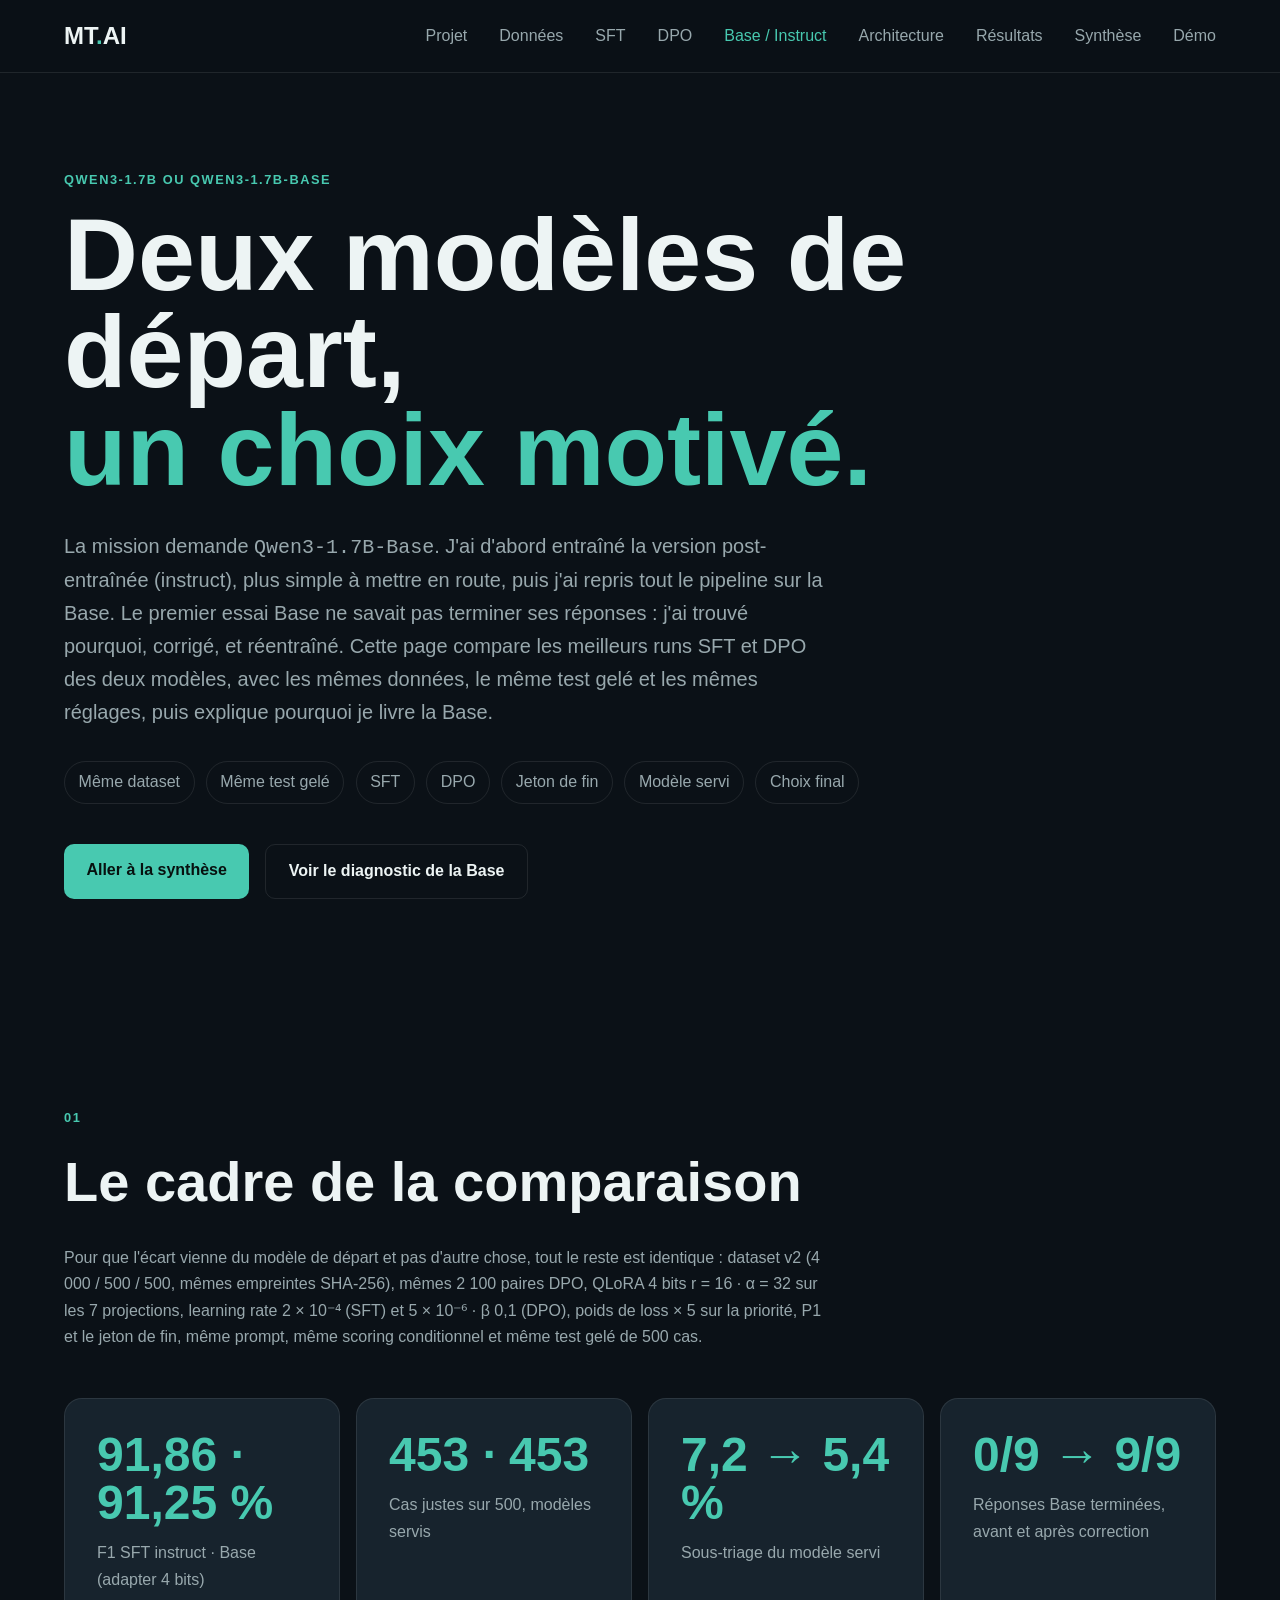
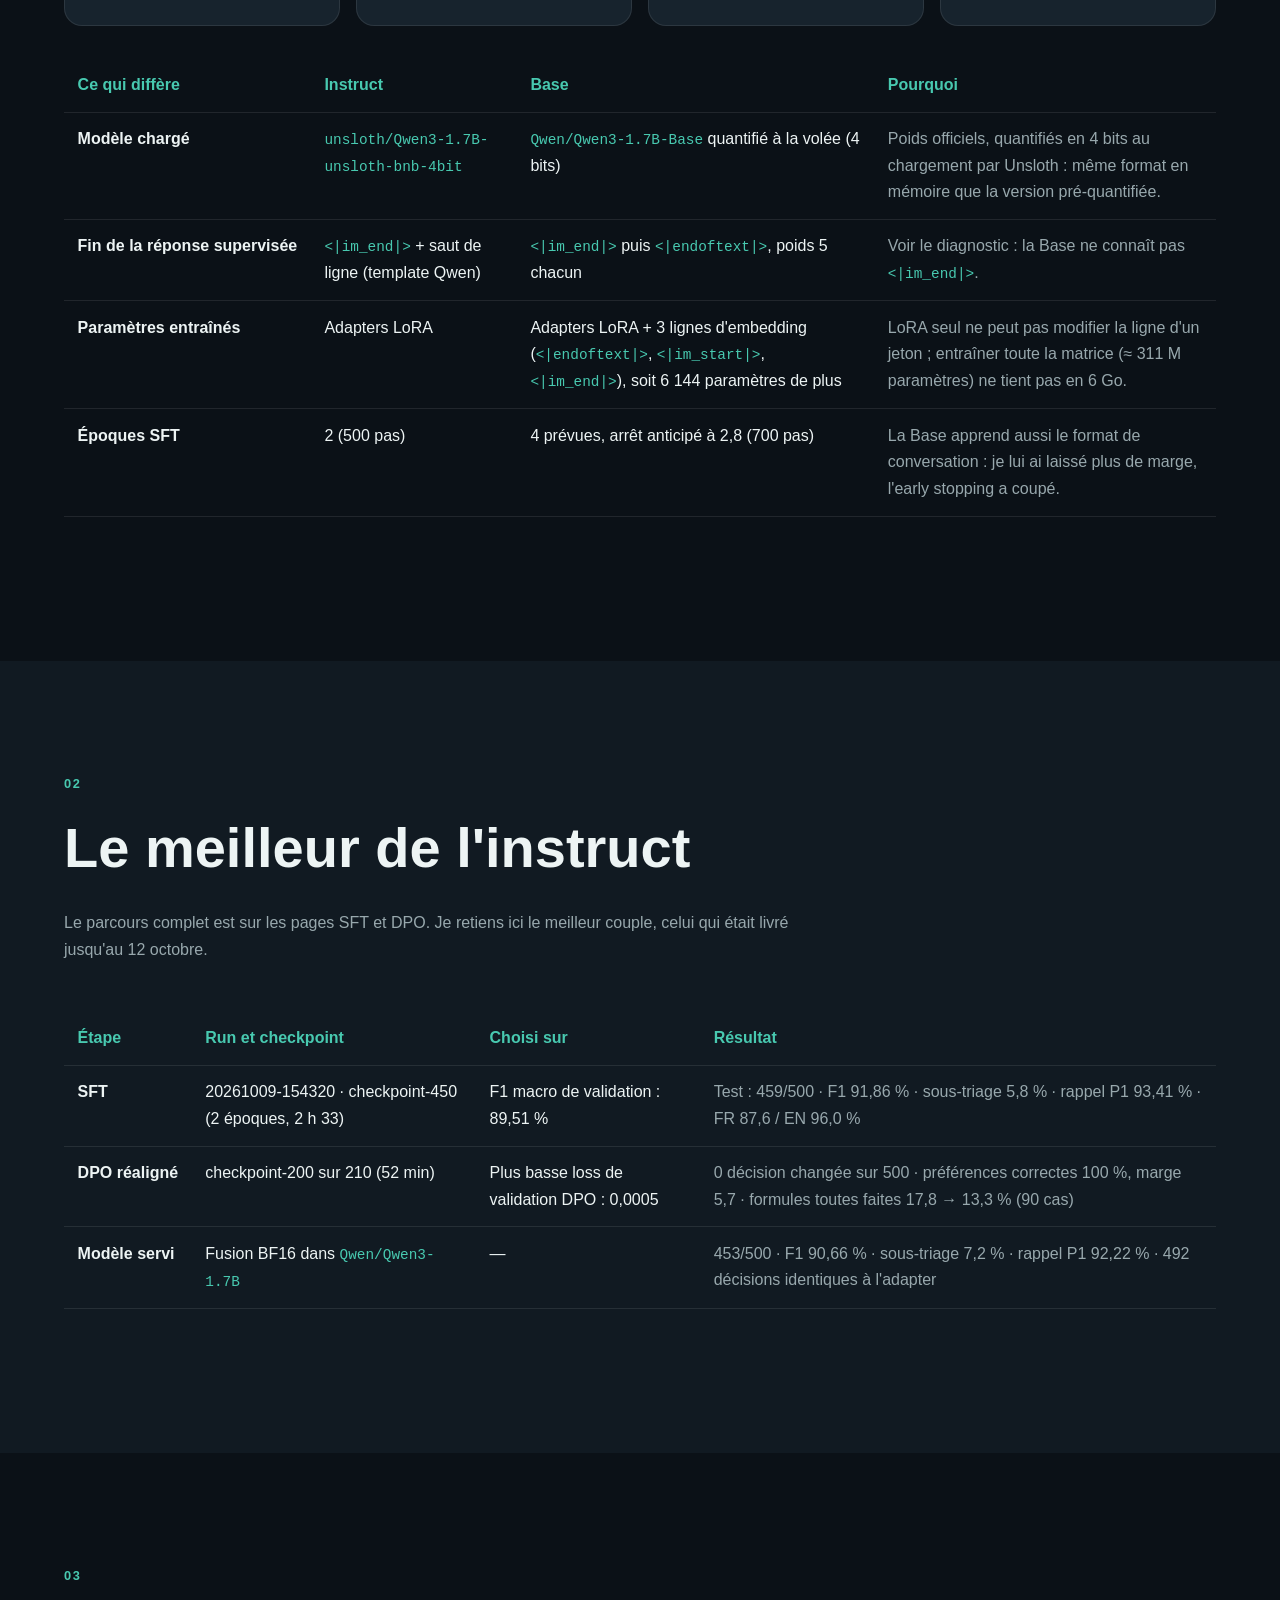
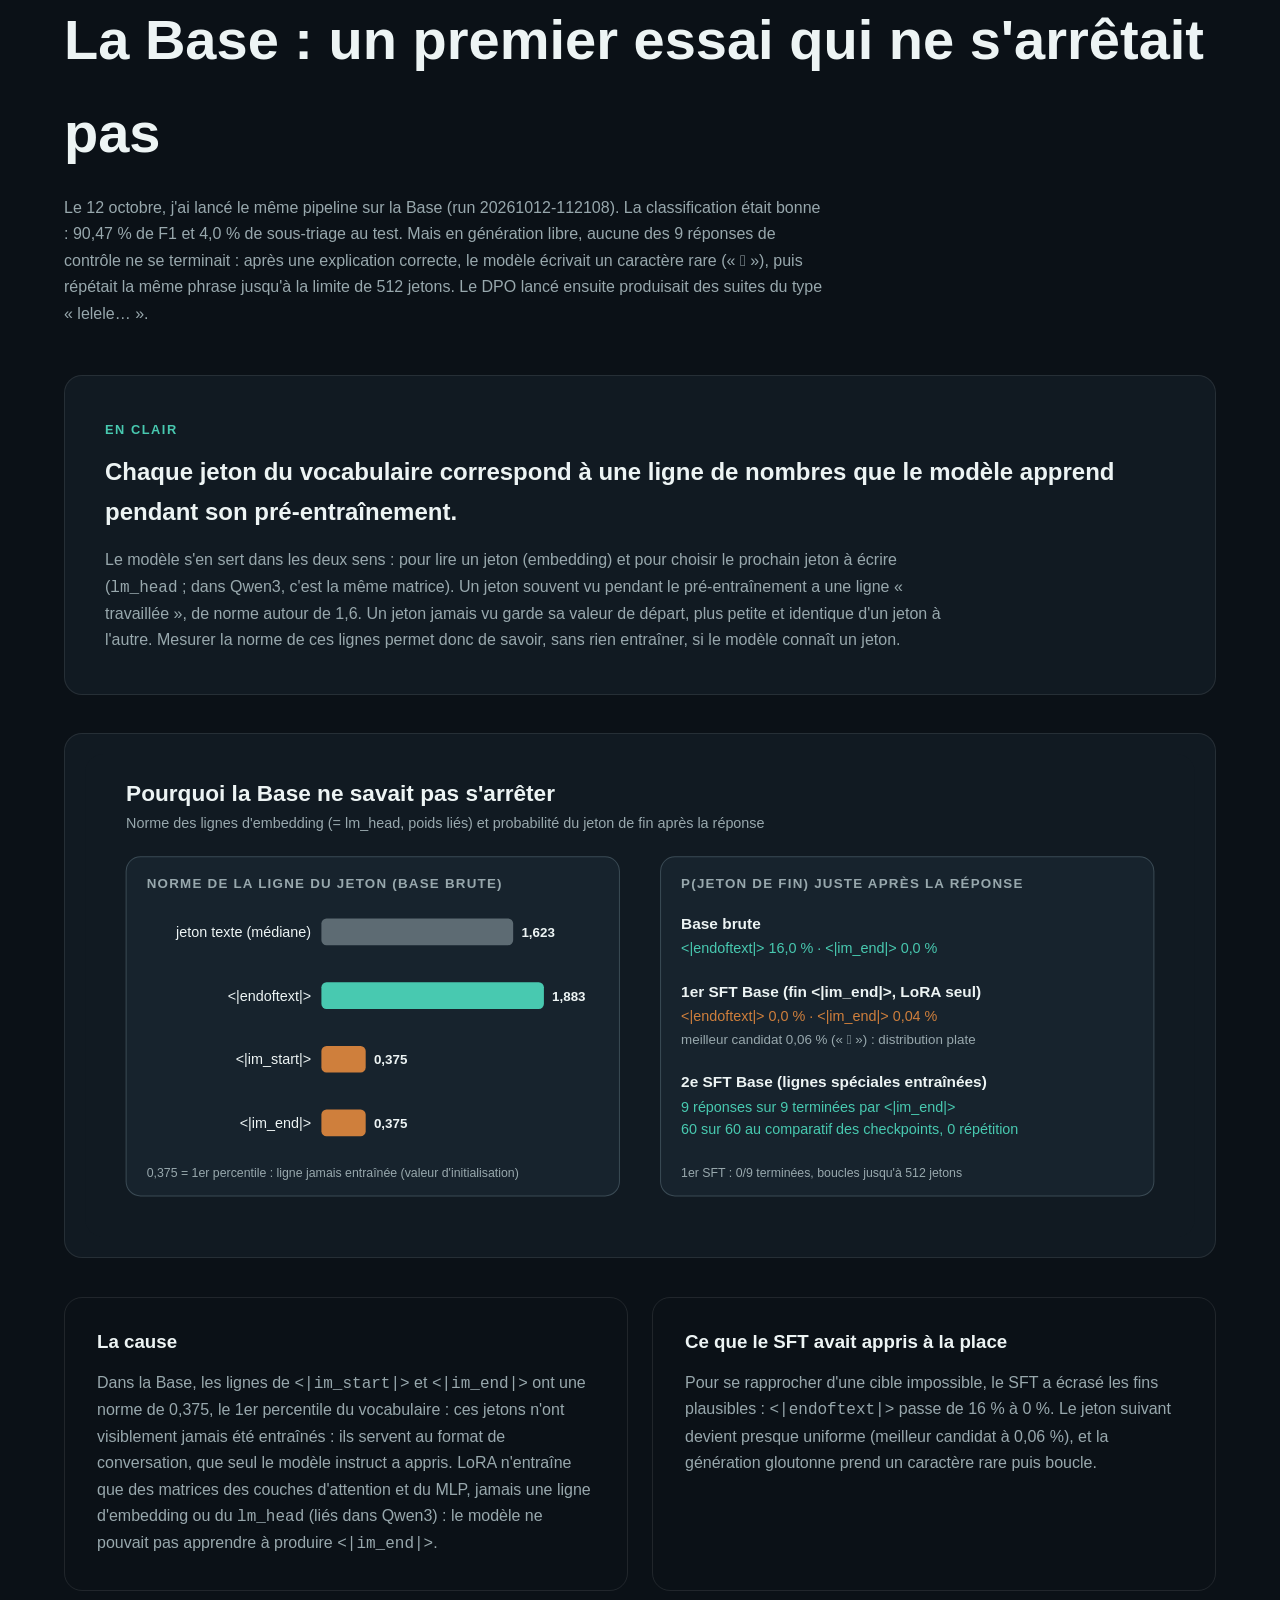
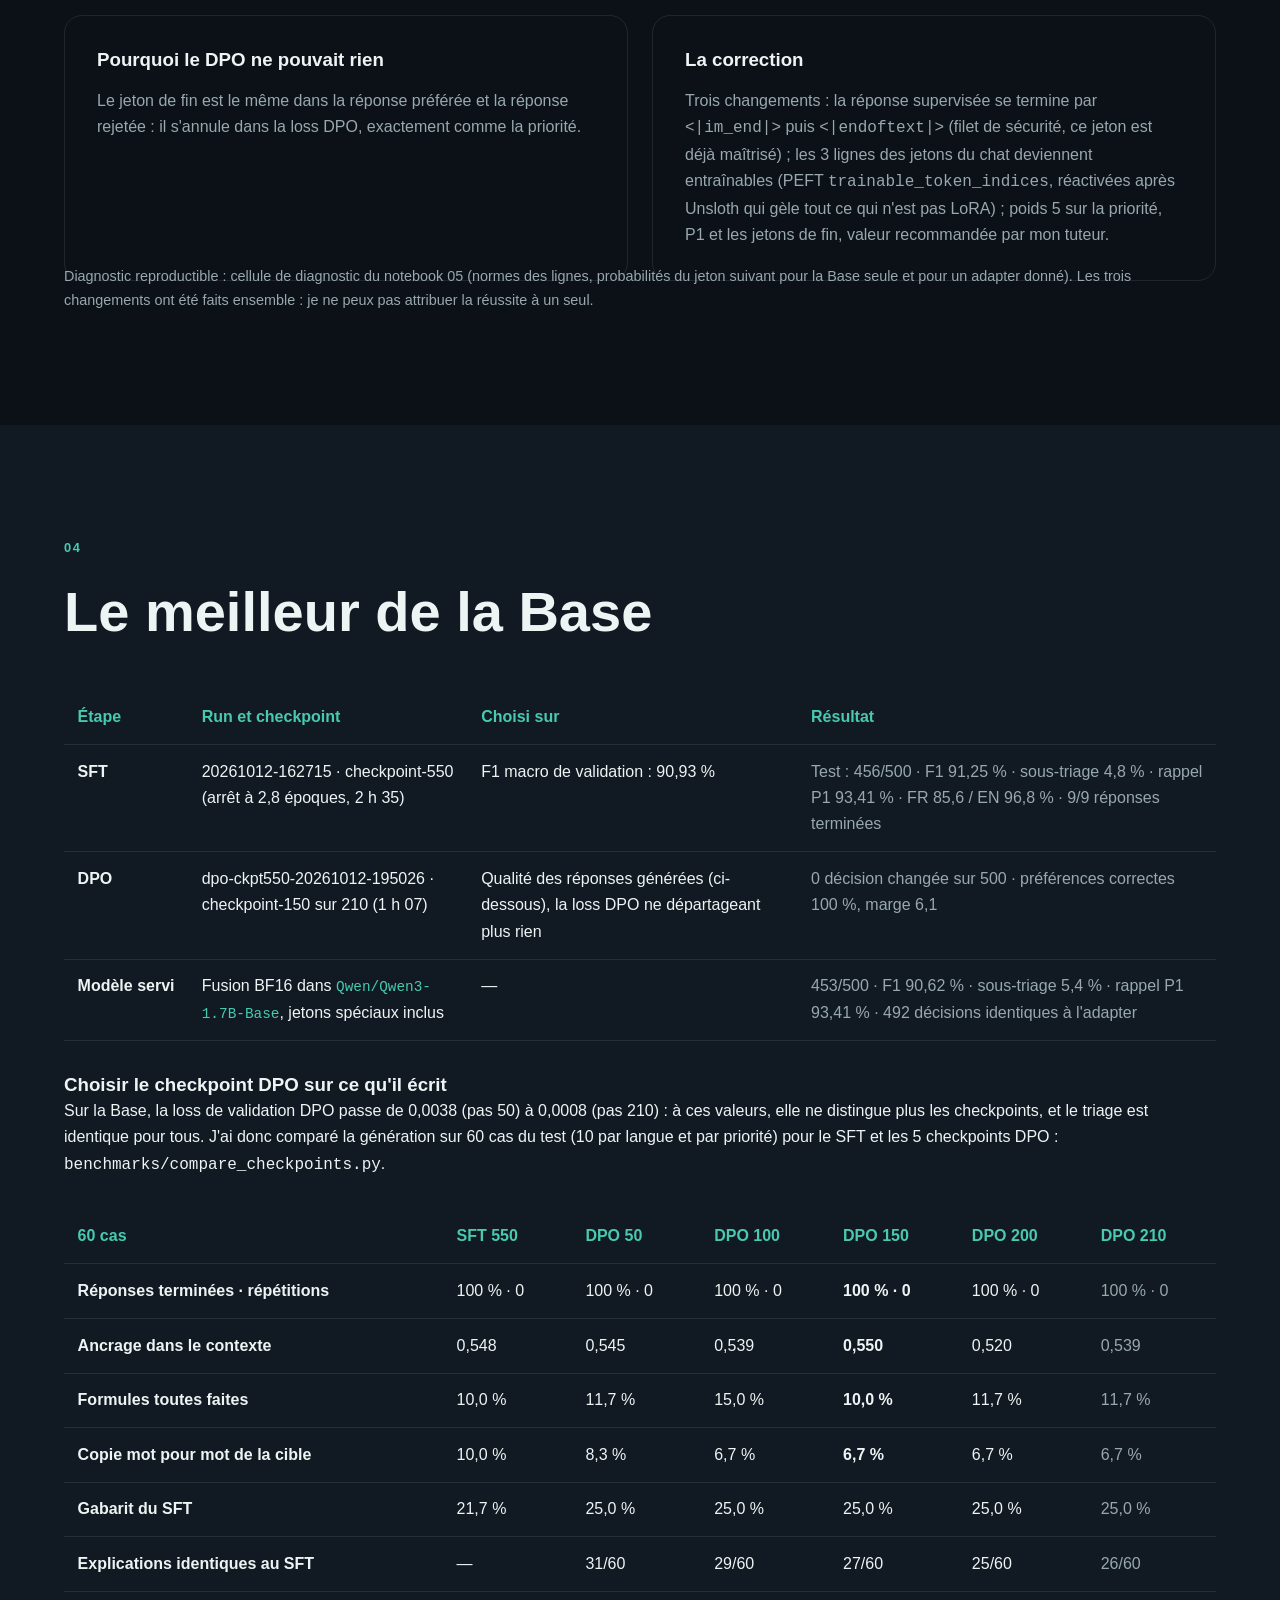
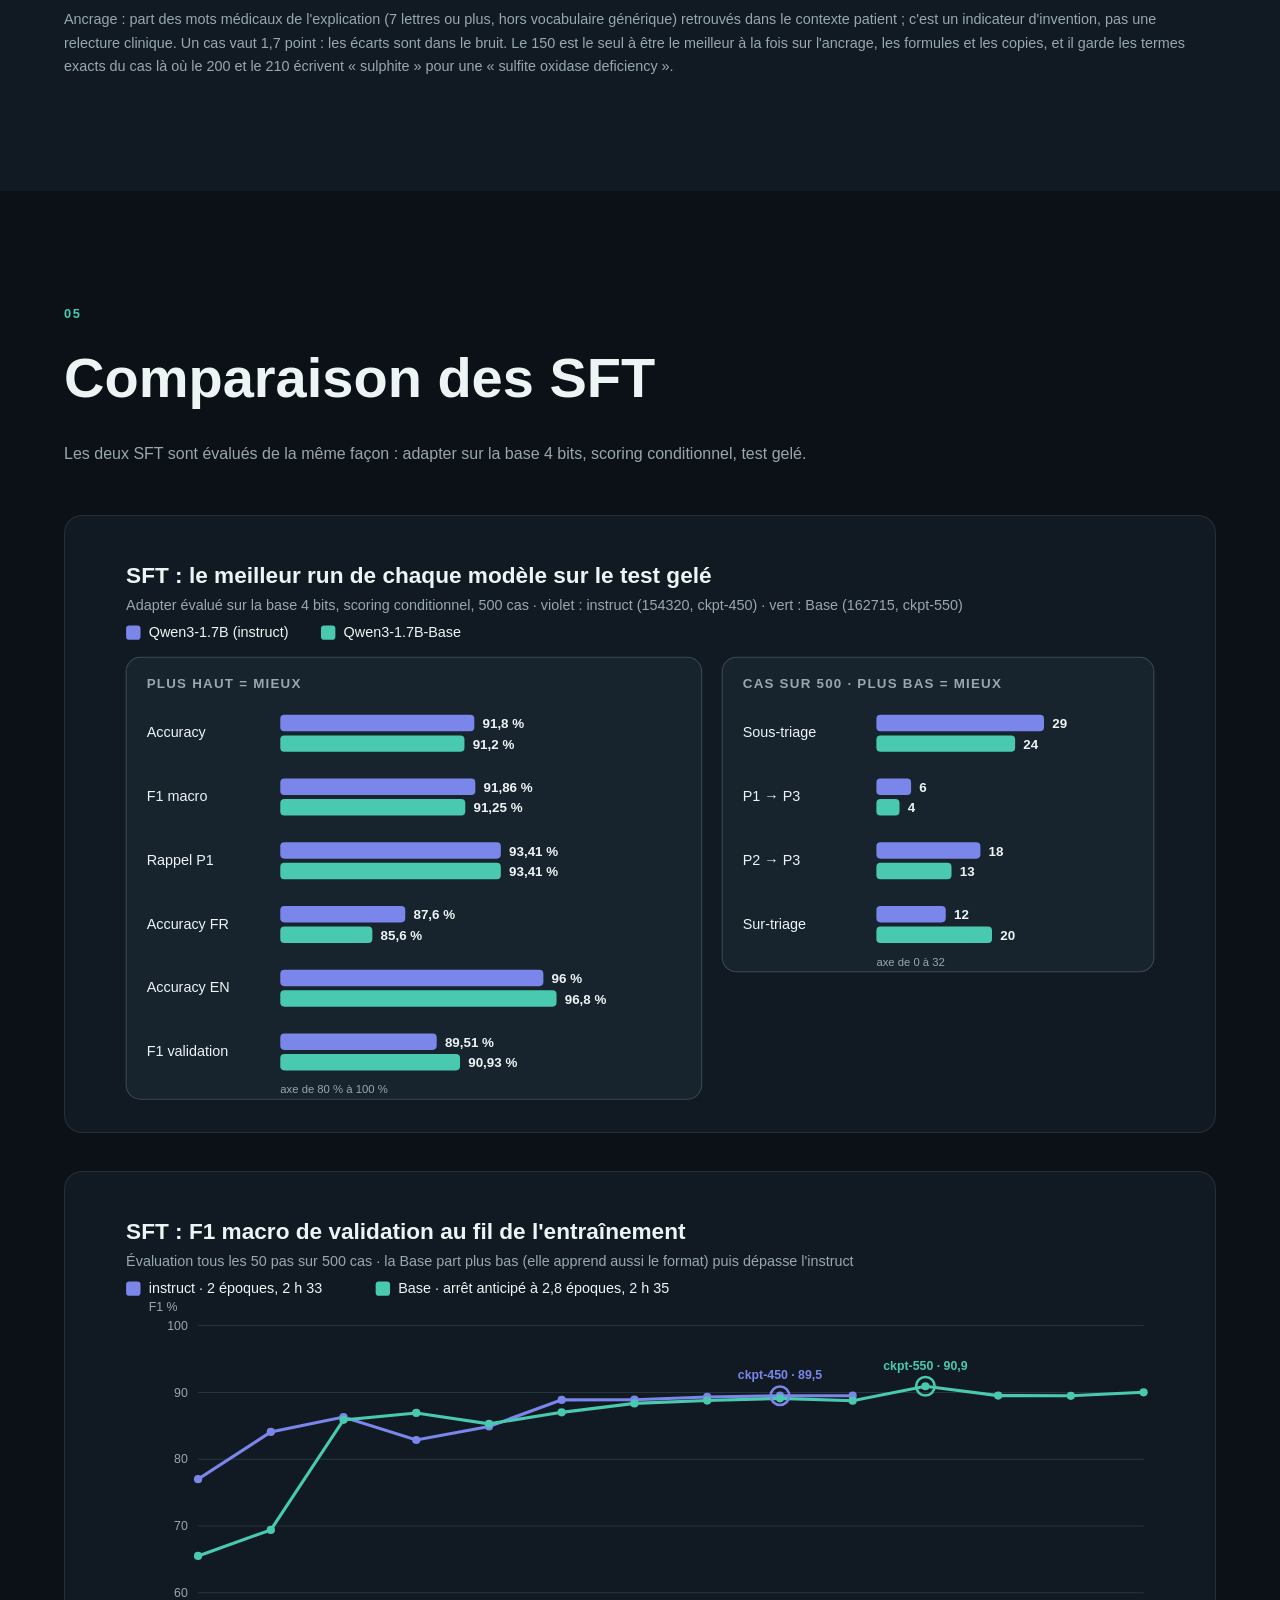
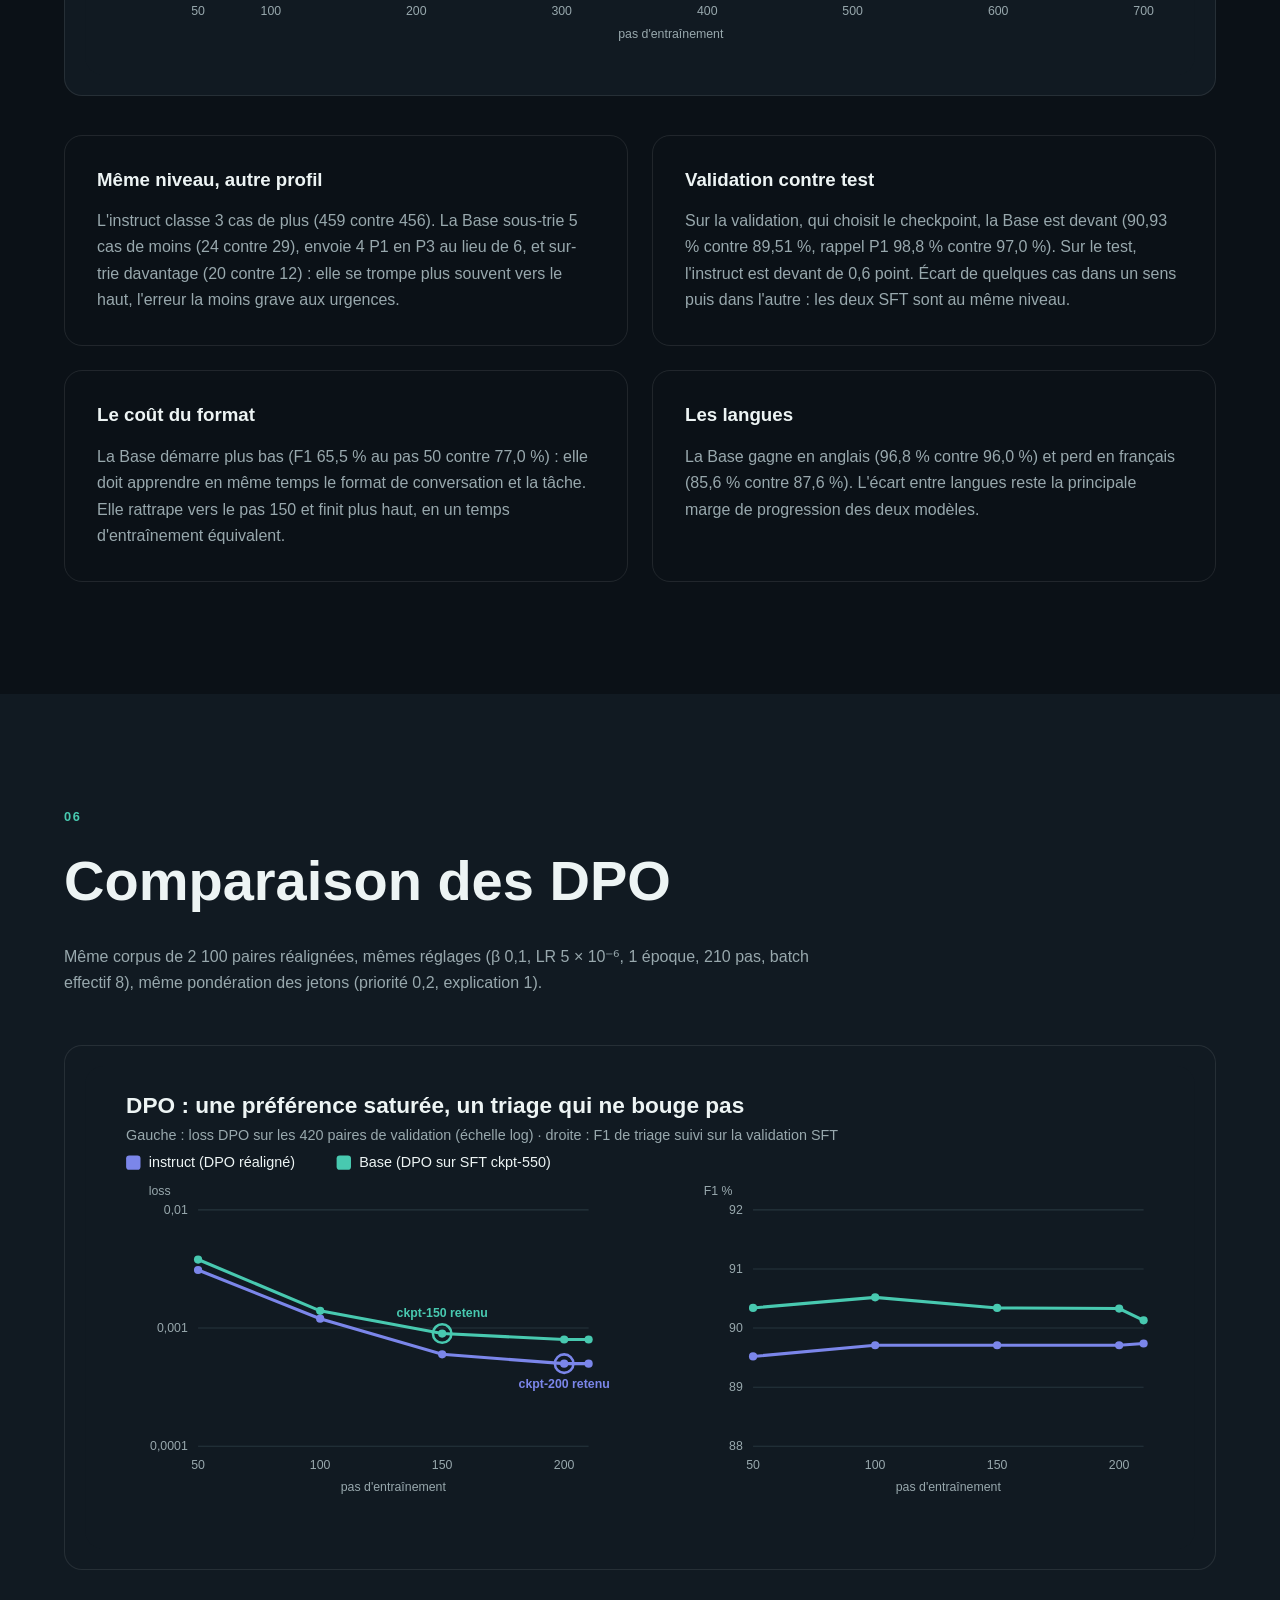
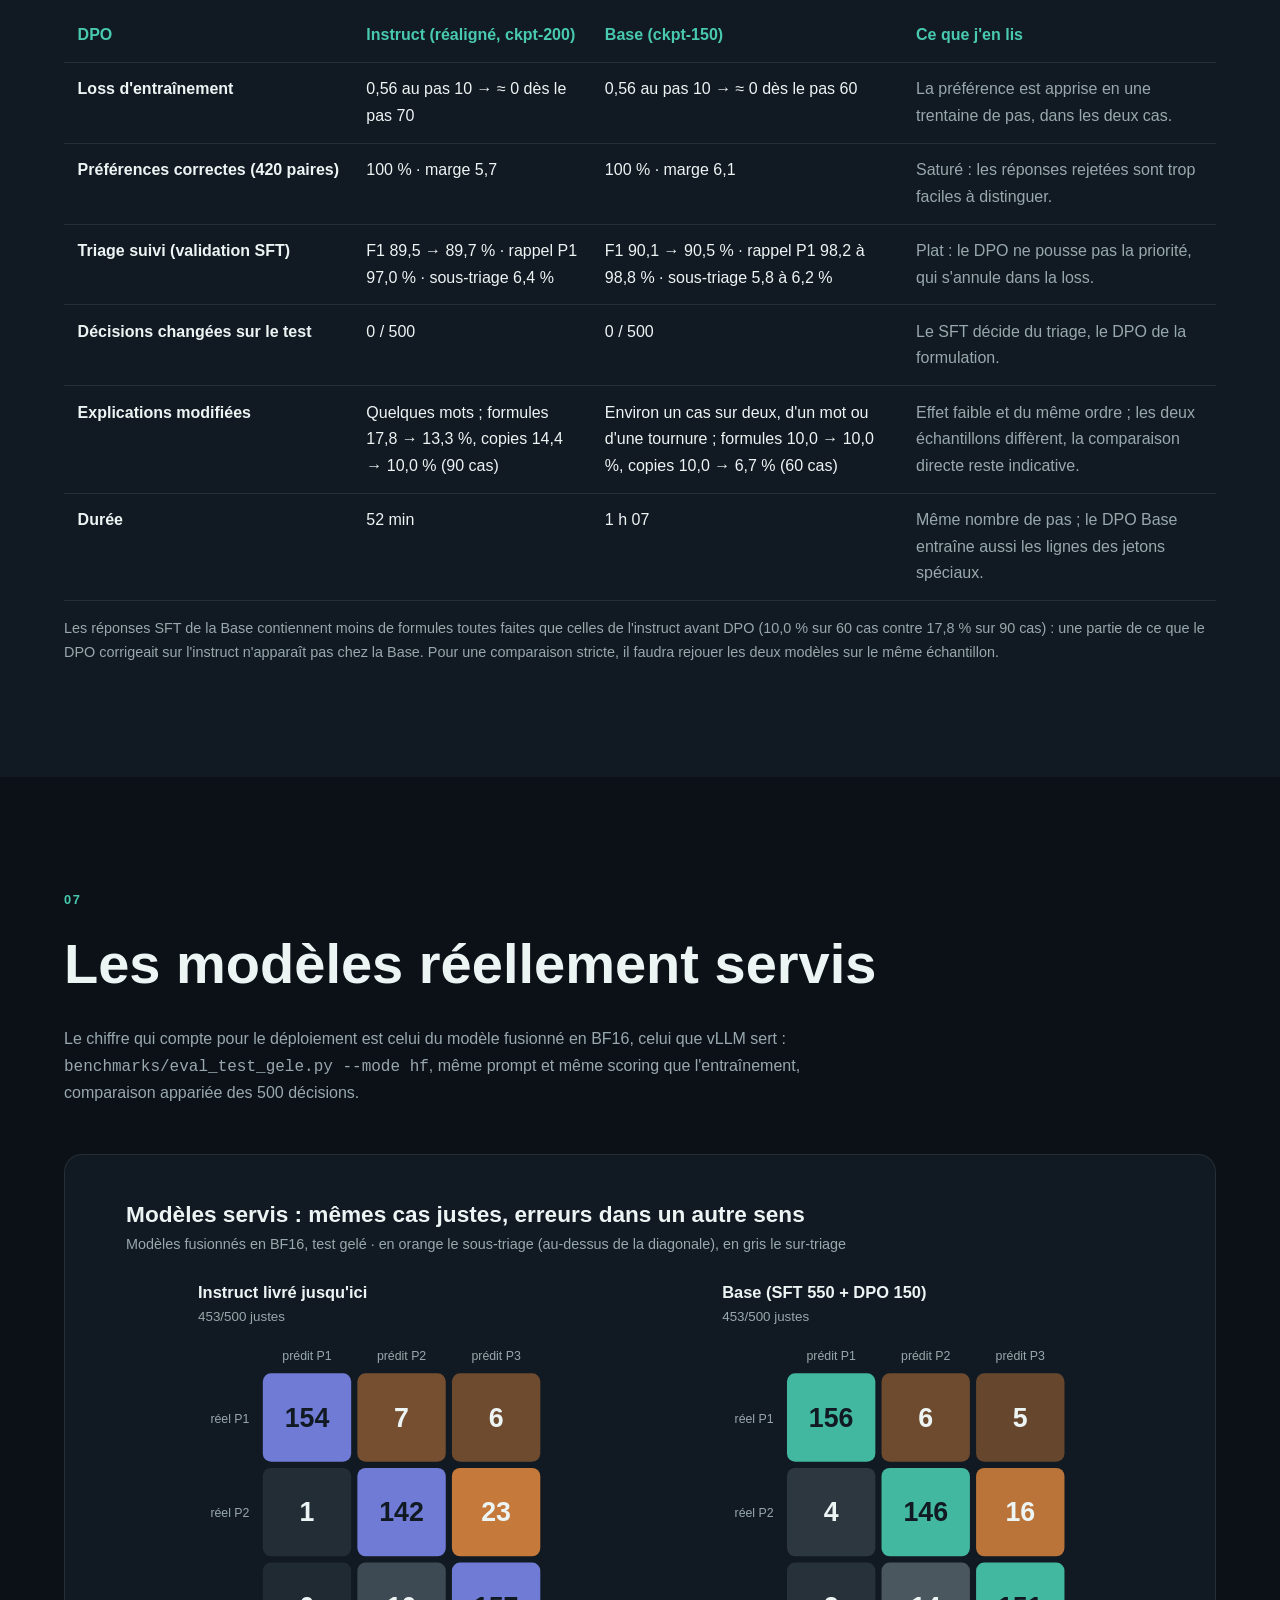
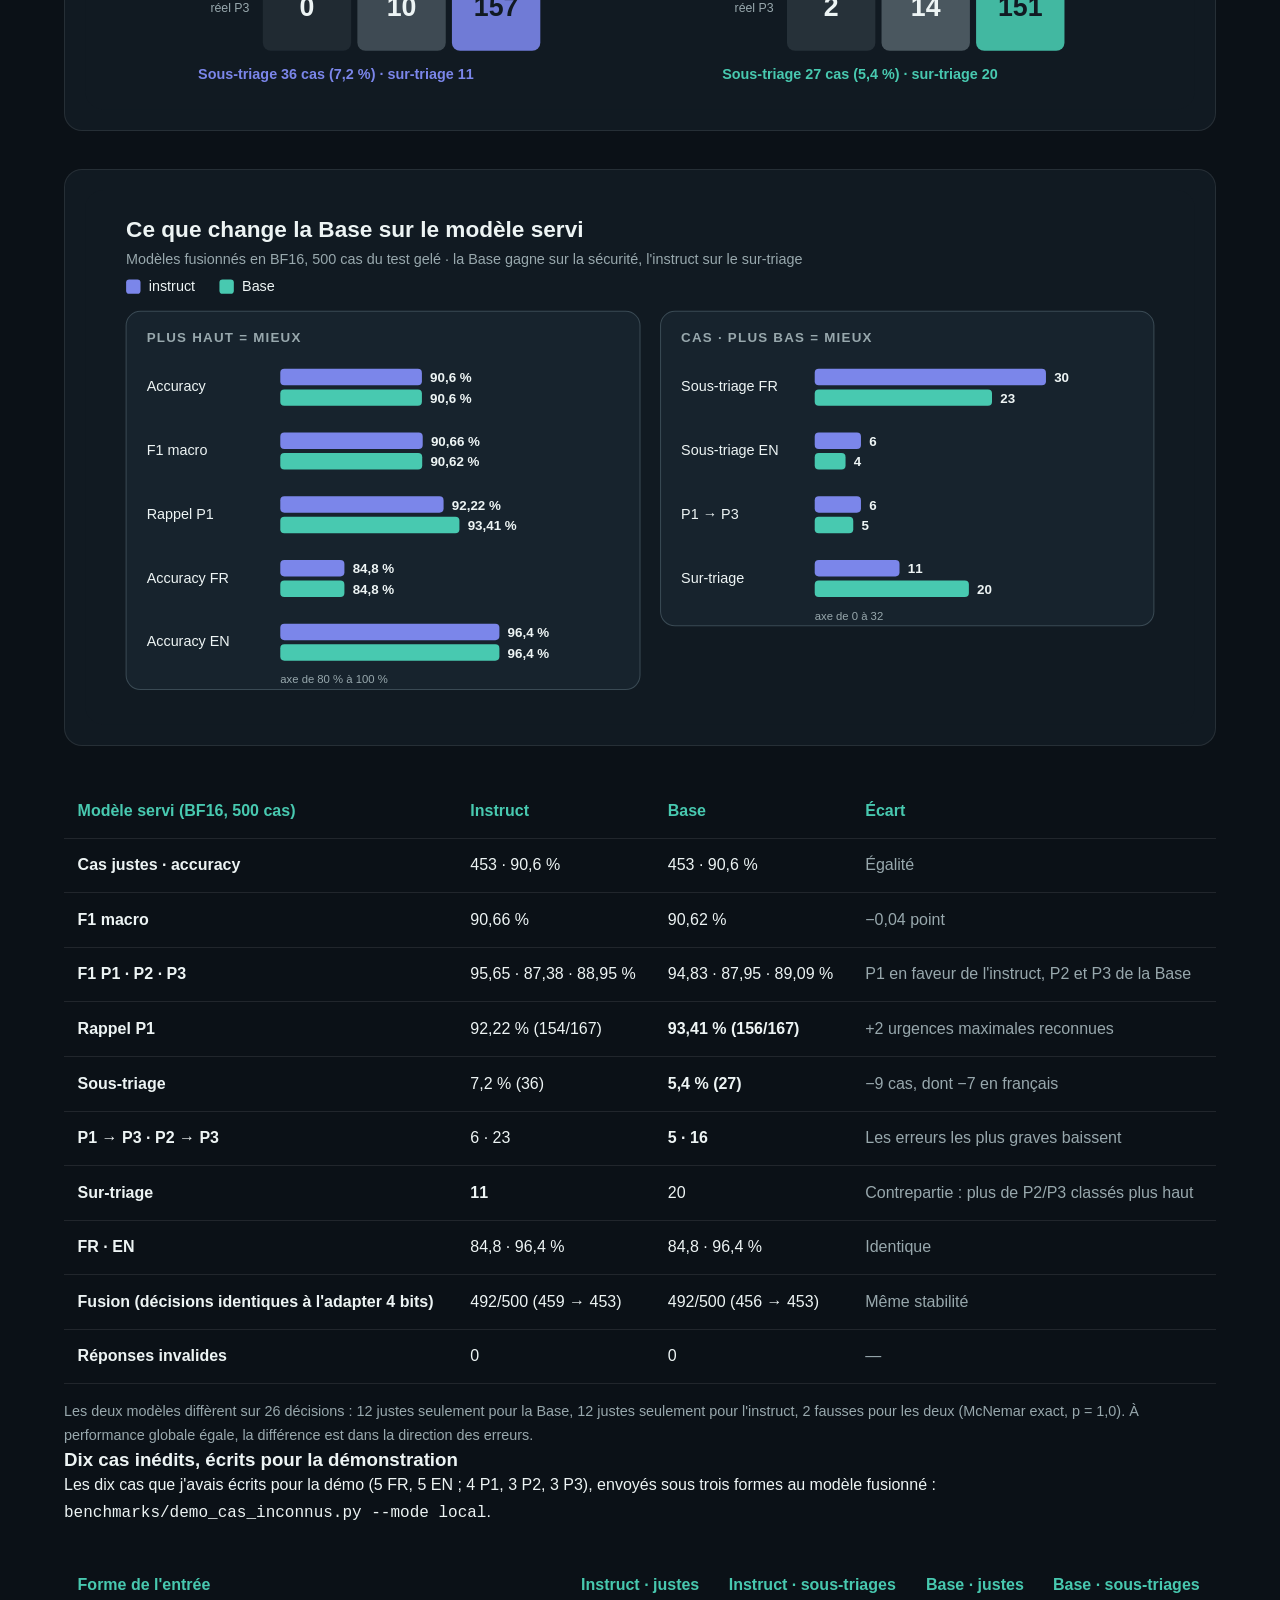
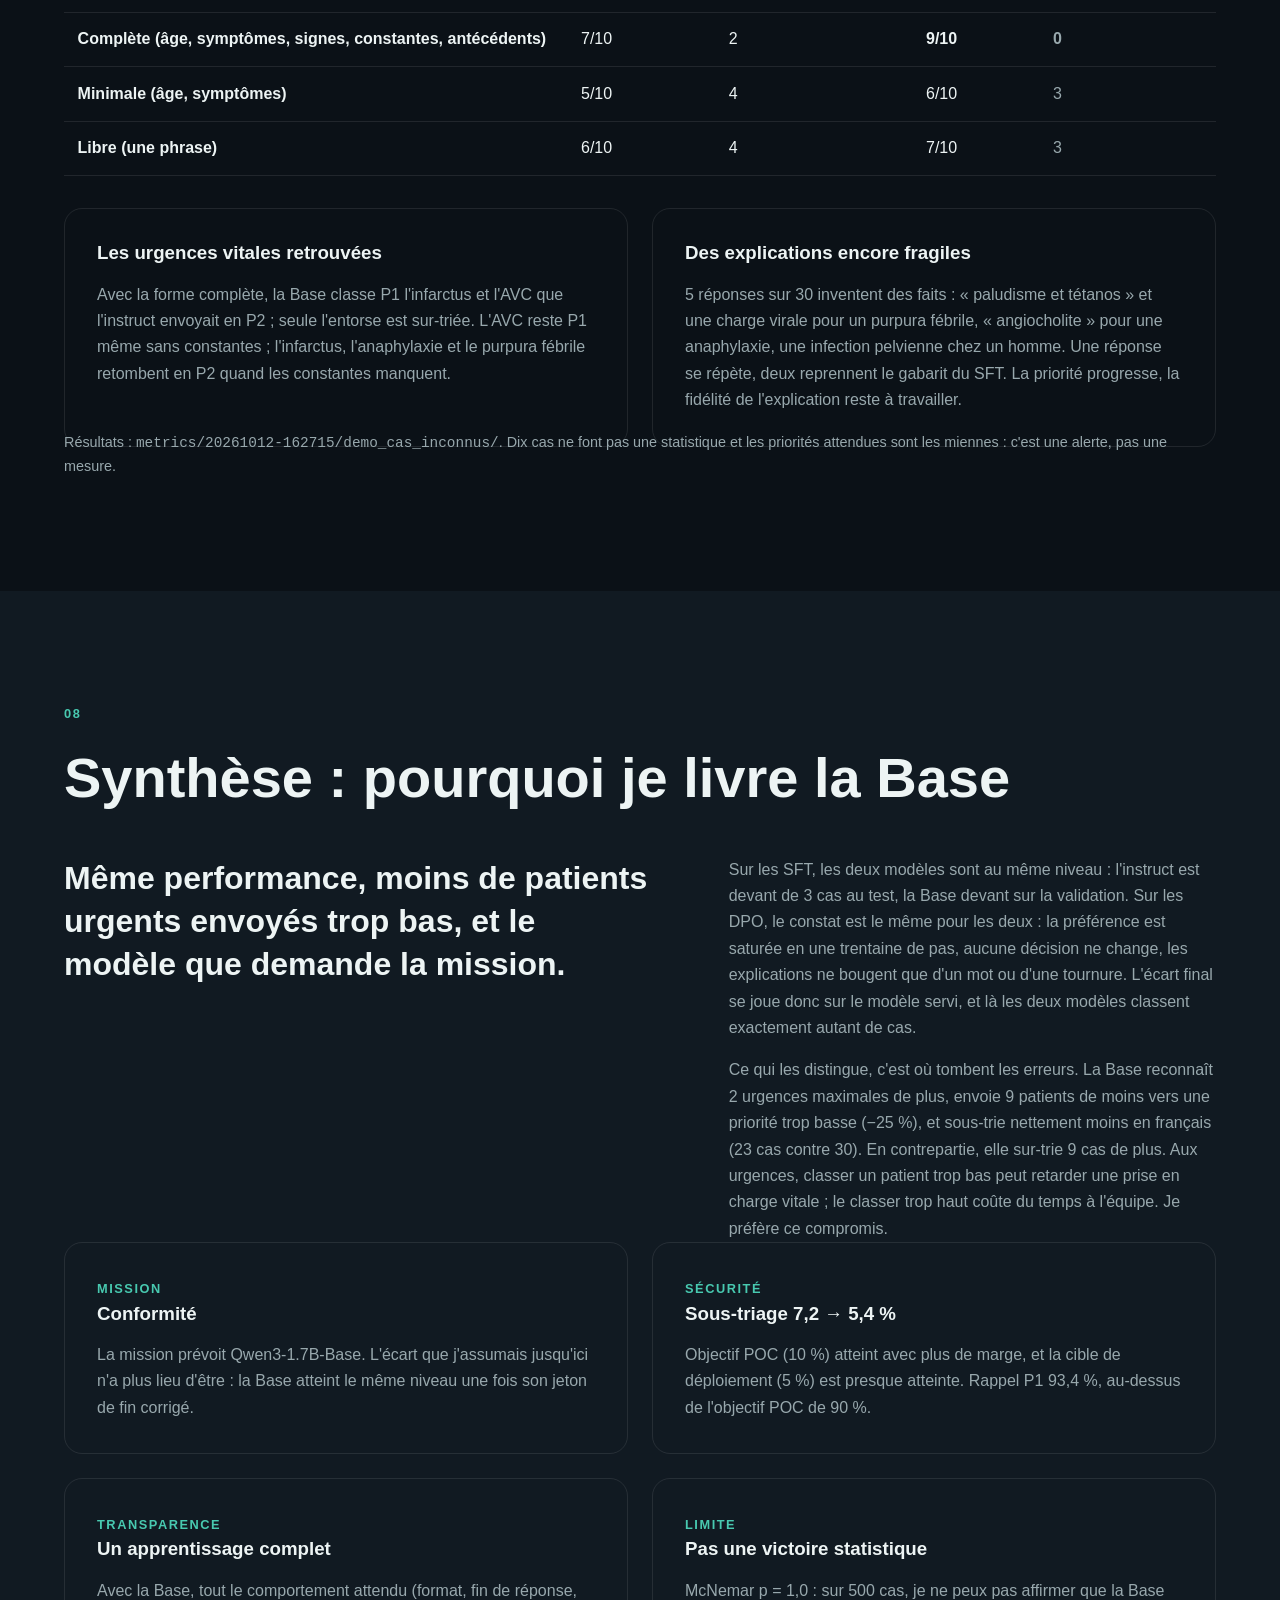
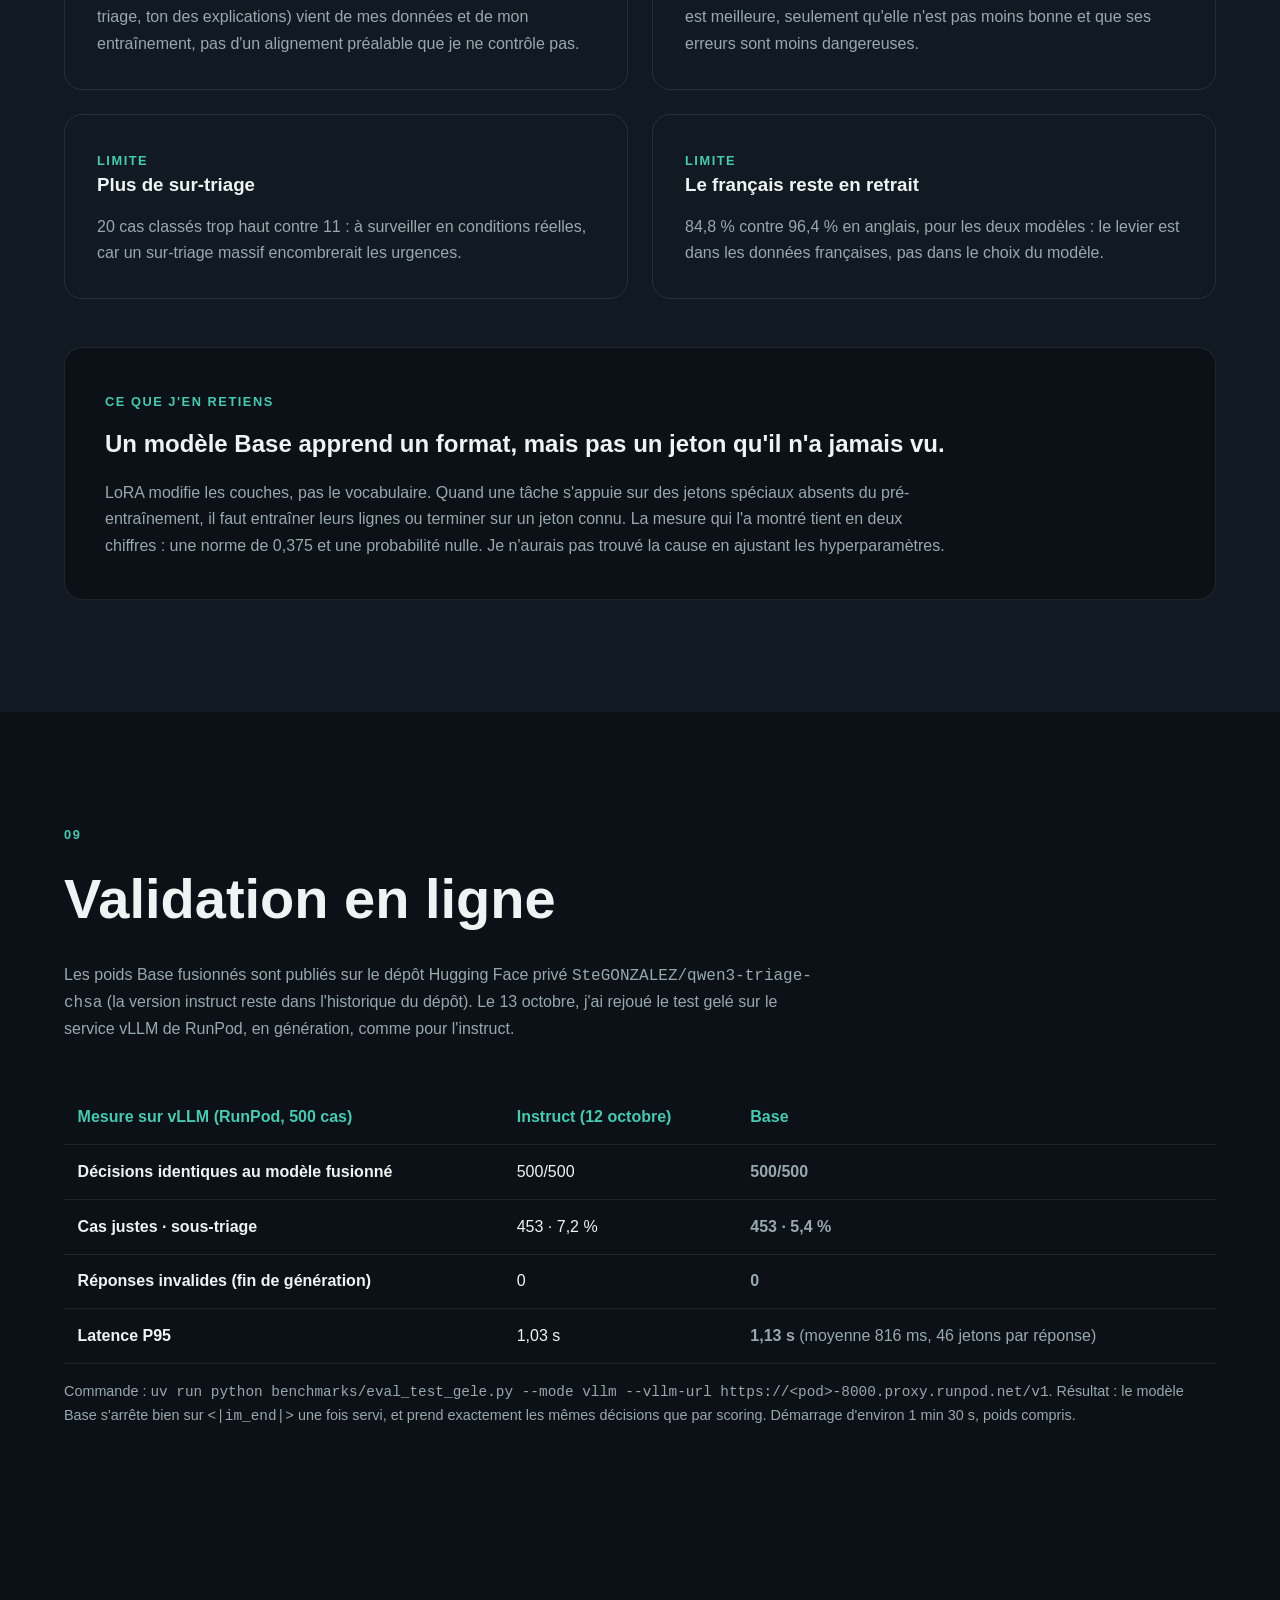
<file: docs/base.html>
<!DOCTYPE html>
<html lang="fr">
<head>
<meta charset="utf-8"/>
<meta content="width=device-width, initial-scale=1.0" name="viewport"/>
<title>Base ou instruct | Medical Triage AI</title>
<meta content="Comparaison des meilleurs runs SFT et DPO sur Qwen3-1.7B (instruct) et Qwen3-1.7B-Base, diagnostic du jeton de fin et choix du modèle livré." name="description"/>
<link href="css/style.css" rel="stylesheet"/>
</head>
<body>
<header class="header">
<nav class="nav container">
<a class="logo" href="index.html">MT<span>.</span>AI</a>
<div class="nav-links"><a href="index.html">Projet</a><a href="data.html">Données</a><a href="experiments.html">SFT</a><a href="dpo.html">DPO</a><a class="active" href="base.html">Base / Instruct</a><a href="architecture.html">Architecture</a><a href="resultats.html">Résultats</a><a href="synthese.html">Synthèse</a><a href="demo.html">Démo</a></div>
</nav>
</header>
<main>

<section class="hero project-hero">
<div class="container hero-content">
<p class="eyebrow">QWEN3-1.7B OU QWEN3-1.7B-BASE</p>
<h1>Deux modèles de départ,<span>un choix motivé.</span></h1>
<p class="hero-text">
La mission demande <code>Qwen3-1.7B-Base</code>. J'ai d'abord entraîné la version post-entraînée (instruct), plus simple à mettre en route,
puis j'ai repris tout le pipeline sur la Base. Le premier essai Base ne savait pas terminer ses réponses : j'ai trouvé pourquoi, corrigé,
et réentraîné. Cette page compare les meilleurs runs SFT et DPO des deux modèles, avec les mêmes données, le même test gelé et les mêmes
réglages, puis explique pourquoi je livre la Base.
</p>
<div class="hero-tags">
<span>Même dataset</span><span>Même test gelé</span><span>SFT</span><span>DPO</span><span>Jeton de fin</span><span>Modèle servi</span><span>Choix final</span>
</div>
<div class="hero-actions">
<a class="button primary" href="#synthese">Aller à la synthèse</a>
<a class="button secondary" href="#diagnostic">Voir le diagnostic de la Base</a>
</div>
</div>
</section>

<!-- 01 -->
<section class="section">
<div class="container">
<p class="section-number">01</p>
<h2>Le cadre de la comparaison</h2>
<p class="section-intro">Pour que l'écart vienne du modèle de départ et pas d'autre chose, tout le reste est identique : dataset v2 (4 000 / 500 / 500, mêmes empreintes SHA-256), mêmes 2 100 paires DPO, QLoRA 4 bits r = 16 · α = 32 sur les 7 projections, learning rate 2 × 10⁻⁴ (SFT) et 5 × 10⁻⁶ · β 0,1 (DPO), poids de loss × 5 sur la priorité, P1 et le jeton de fin, même prompt, même scoring conditionnel et même test gelé de 500 cas.</p>
<div class="result-grid">
<div class="result-card"><strong>91,86 · 91,25 %</strong><span>F1 SFT instruct · Base (adapter 4 bits)</span></div>
<div class="result-card"><strong>453 · 453</strong><span>Cas justes sur 500, modèles servis</span></div>
<div class="result-card"><strong>7,2 → 5,4 %</strong><span>Sous-triage du modèle servi</span></div>
<div class="result-card"><strong>0/9 → 9/9</strong><span>Réponses Base terminées, avant et après correction</span></div>
</div>
<table class="story-table params-table">
<thead><tr><th>Ce qui diffère</th><th>Instruct</th><th>Base</th><th>Pourquoi</th></tr></thead>
<tbody>
<tr><td>Modèle chargé</td><td><code>unsloth/Qwen3-1.7B-unsloth-bnb-4bit</code></td><td><code>Qwen/Qwen3-1.7B-Base</code> quantifié à la volée (4 bits)</td><td>Poids officiels, quantifiés en 4 bits au chargement par Unsloth : même format en mémoire que la version pré-quantifiée.</td></tr>
<tr><td>Fin de la réponse supervisée</td><td><code>&lt;|im_end|&gt;</code> + saut de ligne (template Qwen)</td><td><code>&lt;|im_end|&gt;</code> puis <code>&lt;|endoftext|&gt;</code>, poids 5 chacun</td><td>Voir le <a href="#diagnostic">diagnostic</a> : la Base ne connaît pas <code>&lt;|im_end|&gt;</code>.</td></tr>
<tr><td>Paramètres entraînés</td><td>Adapters LoRA</td><td>Adapters LoRA + 3 lignes d'embedding (<code>&lt;|endoftext|&gt;</code>, <code>&lt;|im_start|&gt;</code>, <code>&lt;|im_end|&gt;</code>), soit 6 144 paramètres de plus</td><td>LoRA seul ne peut pas modifier la ligne d'un jeton ; entraîner toute la matrice (≈ 311 M paramètres) ne tient pas en 6 Go.</td></tr>
<tr><td>Époques SFT</td><td>2 (500 pas)</td><td>4 prévues, arrêt anticipé à 2,8 (700 pas)</td><td>La Base apprend aussi le format de conversation : je lui ai laissé plus de marge, l'early stopping a coupé.</td></tr>
</tbody>
</table>
</div>
</section>

<!-- 02 -->
<section class="section section-alt">
<div class="container">
<p class="section-number">02</p>
<h2>Le meilleur de l'instruct</h2>
<p class="section-intro">Le parcours complet est sur les pages <a href="experiments.html">SFT</a> et <a href="dpo.html">DPO</a>. Je retiens ici le meilleur couple, celui qui était livré jusqu'au 12 octobre.</p>
<table class="story-table params-table">
<thead><tr><th>Étape</th><th>Run et checkpoint</th><th>Choisi sur</th><th>Résultat</th></tr></thead>
<tbody>
<tr><td>SFT</td><td>20261009-154320 · checkpoint-450 (2 époques, 2 h 33)</td><td>F1 macro de validation : 89,51 %</td><td>Test : 459/500 · F1 91,86 % · sous-triage 5,8 % · rappel P1 93,41 % · FR 87,6 / EN 96,0 %</td></tr>
<tr><td>DPO réaligné</td><td>checkpoint-200 sur 210 (52 min)</td><td>Plus basse loss de validation DPO : 0,0005</td><td>0 décision changée sur 500 · préférences correctes 100 %, marge 5,7 · formules toutes faites 17,8 → 13,3 % (90 cas)</td></tr>
<tr><td>Modèle servi</td><td>Fusion BF16 dans <code>Qwen/Qwen3-1.7B</code></td><td>—</td><td>453/500 · F1 90,66 % · sous-triage 7,2 % · rappel P1 92,22 % · 492 décisions identiques à l'adapter</td></tr>
</tbody>
</table>
</div>
</section>

<!-- 03 -->
<section class="section" id="diagnostic">
<div class="container">
<p class="section-number">03</p>
<h2>La Base : un premier essai qui ne s'arrêtait pas</h2>
<p class="section-intro">Le 12 octobre, j'ai lancé le même pipeline sur la Base (run 20261012-112108). La classification était bonne : 90,47 % de F1 et 4,0 % de sous-triage au test. Mais en génération libre, aucune des 9 réponses de contrôle ne se terminait : après une explication correcte, le modèle écrivait un caractère rare (« 𫟦 »), puis répétait la même phrase jusqu'à la limite de 512 jetons. Le DPO lancé ensuite produisait des suites du type « lelele… ».</p>
<div class="callout subtle">
<span class="eyebrow">EN CLAIR</span>
<strong>Chaque jeton du vocabulaire correspond à une ligne de nombres que le modèle apprend pendant son pré-entraînement.</strong>
<p>Le modèle s'en sert dans les deux sens : pour lire un jeton (embedding) et pour choisir le prochain jeton à écrire (<code>lm_head</code> ; dans Qwen3, c'est la même matrice). Un jeton souvent vu pendant le pré-entraînement a une ligne « travaillée », de norme autour de 1,6. Un jeton jamais vu garde sa valeur de départ, plus petite et identique d'un jeton à l'autre. Mesurer la norme de ces lignes permet donc de savoir, sans rien entraîner, si le modèle connaît un jeton.</p>
</div>
<figure class="story-figure"><svg class="story-svg" preserveAspectRatio="xMidYMid meet" xmlns="http://www.w3.org/2000/svg" viewBox="0 0 1080 470" role="img" aria-label="Diagnostic : jetons du chat non entraînés dans Qwen3-1.7B-Base"><rect width="1080" height="470" rx="18" fill="#111a22"/><text x="40.0" y="46.0" fill="#edf4f4" font-size="22" font-family="Inter, 'Segoe UI', Arial, sans-serif" text-anchor="start" font-weight="700" >Pourquoi la Base ne savait pas s'arrêter</text><text x="40.0" y="72.0" fill="#98a8ad" font-size="14" font-family="Inter, 'Segoe UI', Arial, sans-serif" text-anchor="start" font-weight="normal" >Norme des lignes d'embedding (= lm_head, poids liés) et probabilité du jeton de fin après la réponse</text><rect x="40" y="100" width="480" height="330" rx="14" fill="#17232d" stroke="#3a4a54"/><text x="60.0" y="130.0" fill="#98a8ad" font-size="13" font-family="Inter, 'Segoe UI', Arial, sans-serif" text-anchor="start" font-weight="700" letter-spacing="1.2">NORME DE LA LIGNE DU JETON (BASE BRUTE)</text><rect x="230" y="160" width="186.6" height="26" rx="5" fill="#5d6b73"/><text x="220.0" y="178.0" fill="#edf4f4" font-size="14" font-family="Inter, 'Segoe UI', Arial, sans-serif" text-anchor="end" font-weight="normal" >jeton texte (médiane)</text><text x="424.6" y="178.0" fill="#edf4f4" font-size="13" font-family="Inter, 'Segoe UI', Arial, sans-serif" text-anchor="start" font-weight="700" >1,623</text><rect x="230" y="222" width="216.5" height="26" rx="5" fill="#48c9b0"/><text x="220.0" y="240.0" fill="#edf4f4" font-size="14" font-family="Inter, 'Segoe UI', Arial, sans-serif" text-anchor="end" font-weight="normal" >&lt;|endoftext|&gt;</text><text x="454.5" y="240.0" fill="#edf4f4" font-size="13" font-family="Inter, 'Segoe UI', Arial, sans-serif" text-anchor="start" font-weight="700" >1,883</text><rect x="230" y="284" width="43.1" height="26" rx="5" fill="#cf7f3c"/><text x="220.0" y="302.0" fill="#edf4f4" font-size="14" font-family="Inter, 'Segoe UI', Arial, sans-serif" text-anchor="end" font-weight="normal" >&lt;|im_start|&gt;</text><text x="281.1" y="302.0" fill="#edf4f4" font-size="13" font-family="Inter, 'Segoe UI', Arial, sans-serif" text-anchor="start" font-weight="700" >0,375</text><rect x="230" y="346" width="43.1" height="26" rx="5" fill="#cf7f3c"/><text x="220.0" y="364.0" fill="#edf4f4" font-size="14" font-family="Inter, 'Segoe UI', Arial, sans-serif" text-anchor="end" font-weight="normal" >&lt;|im_end|&gt;</text><text x="281.1" y="364.0" fill="#edf4f4" font-size="13" font-family="Inter, 'Segoe UI', Arial, sans-serif" text-anchor="start" font-weight="700" >0,375</text><text x="60.0" y="412.0" fill="#98a8ad" font-size="12" font-family="Inter, 'Segoe UI', Arial, sans-serif" text-anchor="start" font-weight="normal" >0,375 = 1er percentile : ligne jamais entraînée (valeur d'initialisation)</text><rect x="560" y="100" width="480" height="330" rx="14" fill="#17232d" stroke="#3a4a54"/><text x="580.0" y="130.0" fill="#98a8ad" font-size="13" font-family="Inter, 'Segoe UI', Arial, sans-serif" text-anchor="start" font-weight="700" letter-spacing="1.2">P(JETON DE FIN) JUSTE APRÈS LA RÉPONSE</text><text x="580.0" y="170.0" fill="#edf4f4" font-size="15" font-family="Inter, 'Segoe UI', Arial, sans-serif" text-anchor="start" font-weight="700" >Base brute</text><text x="580.0" y="194.0" fill="#48c9b0" font-size="14" font-family="Inter, 'Segoe UI', Arial, sans-serif" text-anchor="start" font-weight="normal" >&lt;|endoftext|&gt; 16,0 %  ·  &lt;|im_end|&gt; 0,0 %</text><text x="580.0" y="236.0" fill="#edf4f4" font-size="15" font-family="Inter, 'Segoe UI', Arial, sans-serif" text-anchor="start" font-weight="700" >1er SFT Base (fin &lt;|im_end|&gt;, LoRA seul)</text><text x="580.0" y="260.0" fill="#cf7f3c" font-size="14" font-family="Inter, 'Segoe UI', Arial, sans-serif" text-anchor="start" font-weight="normal" >&lt;|endoftext|&gt; 0,0 %  ·  &lt;|im_end|&gt; 0,04 %</text><text x="580.0" y="282.0" fill="#98a8ad" font-size="13" font-family="Inter, 'Segoe UI', Arial, sans-serif" text-anchor="start" font-weight="normal" >meilleur candidat 0,06 % (« 𫟦 ») : distribution plate</text><text x="580.0" y="324.0" fill="#edf4f4" font-size="15" font-family="Inter, 'Segoe UI', Arial, sans-serif" text-anchor="start" font-weight="700" >2e SFT Base (lignes spéciales entraînées)</text><text x="580.0" y="348.0" fill="#48c9b0" font-size="14" font-family="Inter, 'Segoe UI', Arial, sans-serif" text-anchor="start" font-weight="normal" >9 réponses sur 9 terminées par &lt;|im_end|&gt;</text><text x="580.0" y="370.0" fill="#48c9b0" font-size="14" font-family="Inter, 'Segoe UI', Arial, sans-serif" text-anchor="start" font-weight="normal" >60 sur 60 au comparatif des checkpoints, 0 répétition</text><text x="580.0" y="412.0" fill="#98a8ad" font-size="12" font-family="Inter, 'Segoe UI', Arial, sans-serif" text-anchor="start" font-weight="normal" >1er SFT : 0/9 terminées, boucles jusqu'à 512 jetons</text></svg></figure>
<div class="reflection-grid">
<div class="reflection-card"><h3>La cause</h3><p>Dans la Base, les lignes de <code>&lt;|im_start|&gt;</code> et <code>&lt;|im_end|&gt;</code> ont une norme de 0,375, le 1er percentile du vocabulaire : ces jetons n'ont visiblement jamais été entraînés : ils servent au format de conversation, que seul le modèle instruct a appris. LoRA n'entraîne que des matrices des couches d'attention et du MLP, jamais une ligne d'embedding ou du <code>lm_head</code> (liés dans Qwen3) : le modèle ne pouvait pas apprendre à produire <code>&lt;|im_end|&gt;</code>.</p></div>
<div class="reflection-card"><h3>Ce que le SFT avait appris à la place</h3><p>Pour se rapprocher d'une cible impossible, le SFT a écrasé les fins plausibles : <code>&lt;|endoftext|&gt;</code> passe de 16 % à 0 %. Le jeton suivant devient presque uniforme (meilleur candidat à 0,06 %), et la génération gloutonne prend un caractère rare puis boucle.</p></div>
<div class="reflection-card"><h3>Pourquoi le DPO ne pouvait rien</h3><p>Le jeton de fin est le même dans la réponse préférée et la réponse rejetée : il s'annule dans la loss DPO, exactement comme la priorité.</p></div>
<div class="reflection-card"><h3>La correction</h3><p>Trois changements : la réponse supervisée se termine par <code>&lt;|im_end|&gt;</code> puis <code>&lt;|endoftext|&gt;</code> (filet de sécurité, ce jeton est déjà maîtrisé) ; les 3 lignes des jetons du chat deviennent entraînables (PEFT <code>trainable_token_indices</code>, réactivées après Unsloth qui gèle tout ce qui n'est pas LoRA) ; poids 5 sur la priorité, P1 et les jetons de fin, valeur recommandée par mon tuteur.</p></div>
</div>
<p class="table-note">Diagnostic reproductible : cellule de diagnostic du notebook 05 (normes des lignes, probabilités du jeton suivant pour la Base seule et pour un adapter donné). Les trois changements ont été faits ensemble : je ne peux pas attribuer la réussite à un seul.</p>
</div>
</section>

<!-- 04 -->
<section class="section section-alt">
<div class="container">
<p class="section-number">04</p>
<h2>Le meilleur de la Base</h2>
<table class="story-table params-table">
<thead><tr><th>Étape</th><th>Run et checkpoint</th><th>Choisi sur</th><th>Résultat</th></tr></thead>
<tbody>
<tr><td>SFT</td><td>20261012-162715 · checkpoint-550 (arrêt à 2,8 époques, 2 h 35)</td><td>F1 macro de validation : 90,93 %</td><td>Test : 456/500 · F1 91,25 % · sous-triage 4,8 % · rappel P1 93,41 % · FR 85,6 / EN 96,8 % · 9/9 réponses terminées</td></tr>
<tr><td>DPO</td><td>dpo-ckpt550-20261012-195026 · checkpoint-150 sur 210 (1 h 07)</td><td>Qualité des réponses générées (ci-dessous), la loss DPO ne départageant plus rien</td><td>0 décision changée sur 500 · préférences correctes 100 %, marge 6,1</td></tr>
<tr><td>Modèle servi</td><td>Fusion BF16 dans <code>Qwen/Qwen3-1.7B-Base</code>, jetons spéciaux inclus</td><td>—</td><td>453/500 · F1 90,62 % · sous-triage 5,4 % · rappel P1 93,41 % · 492 décisions identiques à l'adapter</td></tr>
</tbody>
</table>
<h3>Choisir le checkpoint DPO sur ce qu'il écrit</h3>
<p>Sur la Base, la loss de validation DPO passe de 0,0038 (pas 50) à 0,0008 (pas 210) : à ces valeurs, elle ne distingue plus les checkpoints, et le triage est identique pour tous. J'ai donc comparé la génération sur 60 cas du test (10 par langue et par priorité) pour le SFT et les 5 checkpoints DPO : <code>benchmarks/compare_checkpoints.py</code>.</p>
<table class="story-table params-table">
<thead><tr><th>60 cas</th><th>SFT 550</th><th>DPO 50</th><th>DPO 100</th><th><strong>DPO 150</strong></th><th>DPO 200</th><th>DPO 210</th></tr></thead>
<tbody>
<tr><td>Réponses terminées · répétitions</td><td>100 % · 0</td><td>100 % · 0</td><td>100 % · 0</td><td><strong>100 % · 0</strong></td><td>100 % · 0</td><td>100 % · 0</td></tr>
<tr><td>Ancrage dans le contexte</td><td>0,548</td><td>0,545</td><td>0,539</td><td><strong>0,550</strong></td><td>0,520</td><td>0,539</td></tr>
<tr><td>Formules toutes faites</td><td>10,0 %</td><td>11,7 %</td><td>15,0 %</td><td><strong>10,0 %</strong></td><td>11,7 %</td><td>11,7 %</td></tr>
<tr><td>Copie mot pour mot de la cible</td><td>10,0 %</td><td>8,3 %</td><td>6,7 %</td><td><strong>6,7 %</strong></td><td>6,7 %</td><td>6,7 %</td></tr>
<tr><td>Gabarit du SFT</td><td>21,7 %</td><td>25,0 %</td><td>25,0 %</td><td>25,0 %</td><td>25,0 %</td><td>25,0 %</td></tr>
<tr><td>Explications identiques au SFT</td><td>—</td><td>31/60</td><td>29/60</td><td>27/60</td><td>25/60</td><td>26/60</td></tr>
</tbody>
</table>
<p class="table-note">Ancrage : part des mots médicaux de l'explication (7 lettres ou plus, hors vocabulaire générique) retrouvés dans le contexte patient ; c'est un indicateur d'invention, pas une relecture clinique. Un cas vaut 1,7 point : les écarts sont dans le bruit. Le 150 est le seul à être le meilleur à la fois sur l'ancrage, les formules et les copies, et il garde les termes exacts du cas là où le 200 et le 210 écrivent « sulphite » pour une « sulfite oxidase deficiency ».</p>
</div>
</section>

<!-- 05 -->
<section class="section">
<div class="container">
<p class="section-number">05</p>
<h2>Comparaison des SFT</h2>
<p class="section-intro">Les deux SFT sont évalués de la même façon : adapter sur la base 4 bits, scoring conditionnel, test gelé.</p>
<figure class="story-figure"><svg class="story-svg" preserveAspectRatio="xMidYMid meet" xmlns="http://www.w3.org/2000/svg" viewBox="0 0 1080 560" role="img" aria-label="Comparaison SFT instruct contre Base"><rect width="1080" height="560" rx="18" fill="#111a22"/><text x="40.0" y="46.0" fill="#edf4f4" font-size="22" font-family="Inter, 'Segoe UI', Arial, sans-serif" text-anchor="start" font-weight="700" >SFT : le meilleur run de chaque modèle sur le test gelé</text><text x="40.0" y="72.0" fill="#98a8ad" font-size="14" font-family="Inter, 'Segoe UI', Arial, sans-serif" text-anchor="start" font-weight="normal" >Adapter évalué sur la base 4 bits, scoring conditionnel, 500 cas · violet : instruct (154320, ckpt-450) · vert : Base (162715, ckpt-550)</text><rect x="40" y="87" width="14" height="14" rx="3" fill="#7b86ea"/><text x="62.0" y="98.0" fill="#edf4f4" font-size="14" font-family="Inter, 'Segoe UI', Arial, sans-serif" text-anchor="start" font-weight="normal" >Qwen3-1.7B (instruct)</text><rect x="229.6" y="87" width="14" height="14" rx="3" fill="#48c9b0"/><text x="251.6" y="98.0" fill="#edf4f4" font-size="14" font-family="Inter, 'Segoe UI', Arial, sans-serif" text-anchor="start" font-weight="normal" >Qwen3-1.7B-Base</text><rect x="40" y="118" width="560" height="430" rx="14" fill="#17232d" stroke="#3a4a54"/><text x="60.0" y="148.0" fill="#98a8ad" font-size="13" font-family="Inter, 'Segoe UI', Arial, sans-serif" text-anchor="start" font-weight="700" letter-spacing="1.2">PLUS HAUT = MIEUX</text><text x="580.0" y="148.0" fill="#98a8ad" font-size="12" font-family="Inter, 'Segoe UI', Arial, sans-serif" text-anchor="end" font-weight="normal" ></text><text x="60.0" y="196.0" fill="#edf4f4" font-size="14" font-family="Inter, 'Segoe UI', Arial, sans-serif" text-anchor="start" font-weight="normal" >Accuracy</text><rect x="190" y="174" width="188.8" height="16" rx="4" fill="#7b86ea"/><text x="386.8" y="187.0" fill="#edf4f4" font-size="13" font-family="Inter, 'Segoe UI', Arial, sans-serif" text-anchor="start" font-weight="700" >91,8 %</text><rect x="190" y="194" width="179.2" height="16" rx="4" fill="#48c9b0"/><text x="377.2" y="207.0" fill="#edf4f4" font-size="13" font-family="Inter, 'Segoe UI', Arial, sans-serif" text-anchor="start" font-weight="700" >91,2 %</text><text x="60.0" y="258.0" fill="#edf4f4" font-size="14" font-family="Inter, 'Segoe UI', Arial, sans-serif" text-anchor="start" font-weight="normal" >F1 macro</text><rect x="190" y="236" width="189.8" height="16" rx="4" fill="#7b86ea"/><text x="387.8" y="249.0" fill="#edf4f4" font-size="13" font-family="Inter, 'Segoe UI', Arial, sans-serif" text-anchor="start" font-weight="700" >91,86 %</text><rect x="190" y="256" width="180.0" height="16" rx="4" fill="#48c9b0"/><text x="378.0" y="269.0" fill="#edf4f4" font-size="13" font-family="Inter, 'Segoe UI', Arial, sans-serif" text-anchor="start" font-weight="700" >91,25 %</text><text x="60.0" y="320.0" fill="#edf4f4" font-size="14" font-family="Inter, 'Segoe UI', Arial, sans-serif" text-anchor="start" font-weight="normal" >Rappel P1</text><rect x="190" y="298" width="214.6" height="16" rx="4" fill="#7b86ea"/><text x="412.6" y="311.0" fill="#edf4f4" font-size="13" font-family="Inter, 'Segoe UI', Arial, sans-serif" text-anchor="start" font-weight="700" >93,41 %</text><rect x="190" y="318" width="214.6" height="16" rx="4" fill="#48c9b0"/><text x="412.6" y="331.0" fill="#edf4f4" font-size="13" font-family="Inter, 'Segoe UI', Arial, sans-serif" text-anchor="start" font-weight="700" >93,41 %</text><text x="60.0" y="382.0" fill="#edf4f4" font-size="14" font-family="Inter, 'Segoe UI', Arial, sans-serif" text-anchor="start" font-weight="normal" >Accuracy FR</text><rect x="190" y="360" width="121.6" height="16" rx="4" fill="#7b86ea"/><text x="319.6" y="373.0" fill="#edf4f4" font-size="13" font-family="Inter, 'Segoe UI', Arial, sans-serif" text-anchor="start" font-weight="700" >87,6 %</text><rect x="190" y="380" width="89.6" height="16" rx="4" fill="#48c9b0"/><text x="287.6" y="393.0" fill="#edf4f4" font-size="13" font-family="Inter, 'Segoe UI', Arial, sans-serif" text-anchor="start" font-weight="700" >85,6 %</text><text x="60.0" y="444.0" fill="#edf4f4" font-size="14" font-family="Inter, 'Segoe UI', Arial, sans-serif" text-anchor="start" font-weight="normal" >Accuracy EN</text><rect x="190" y="422" width="256.0" height="16" rx="4" fill="#7b86ea"/><text x="454.0" y="435.0" fill="#edf4f4" font-size="13" font-family="Inter, 'Segoe UI', Arial, sans-serif" text-anchor="start" font-weight="700" >96 %</text><rect x="190" y="442" width="268.8" height="16" rx="4" fill="#48c9b0"/><text x="466.8" y="455.0" fill="#edf4f4" font-size="13" font-family="Inter, 'Segoe UI', Arial, sans-serif" text-anchor="start" font-weight="700" >96,8 %</text><text x="60.0" y="506.0" fill="#edf4f4" font-size="14" font-family="Inter, 'Segoe UI', Arial, sans-serif" text-anchor="start" font-weight="normal" >F1 validation</text><rect x="190" y="484" width="152.2" height="16" rx="4" fill="#7b86ea"/><text x="350.2" y="497.0" fill="#edf4f4" font-size="13" font-family="Inter, 'Segoe UI', Arial, sans-serif" text-anchor="start" font-weight="700" >89,51 %</text><rect x="190" y="504" width="174.9" height="16" rx="4" fill="#48c9b0"/><text x="372.9" y="517.0" fill="#edf4f4" font-size="13" font-family="Inter, 'Segoe UI', Arial, sans-serif" text-anchor="start" font-weight="700" >90,93 %</text><text x="190.0" y="542.0" fill="#98a8ad" font-size="11" font-family="Inter, 'Segoe UI', Arial, sans-serif" text-anchor="start" font-weight="normal" >axe de 80 % à 100 %</text><rect x="620" y="118" width="420" height="306" rx="14" fill="#17232d" stroke="#3a4a54"/><text x="640.0" y="148.0" fill="#98a8ad" font-size="13" font-family="Inter, 'Segoe UI', Arial, sans-serif" text-anchor="start" font-weight="700" letter-spacing="1.2">CAS SUR 500 · PLUS BAS = MIEUX</text><text x="1020.0" y="148.0" fill="#98a8ad" font-size="12" font-family="Inter, 'Segoe UI', Arial, sans-serif" text-anchor="end" font-weight="normal" ></text><text x="640.0" y="196.0" fill="#edf4f4" font-size="14" font-family="Inter, 'Segoe UI', Arial, sans-serif" text-anchor="start" font-weight="normal" >Sous-triage</text><rect x="770" y="174" width="163.1" height="16" rx="4" fill="#7b86ea"/><text x="941.1" y="187.0" fill="#edf4f4" font-size="13" font-family="Inter, 'Segoe UI', Arial, sans-serif" text-anchor="start" font-weight="700" >29</text><rect x="770" y="194" width="135.0" height="16" rx="4" fill="#48c9b0"/><text x="913.0" y="207.0" fill="#edf4f4" font-size="13" font-family="Inter, 'Segoe UI', Arial, sans-serif" text-anchor="start" font-weight="700" >24</text><text x="640.0" y="258.0" fill="#edf4f4" font-size="14" font-family="Inter, 'Segoe UI', Arial, sans-serif" text-anchor="start" font-weight="normal" >P1 → P3</text><rect x="770" y="236" width="33.8" height="16" rx="4" fill="#7b86ea"/><text x="811.8" y="249.0" fill="#edf4f4" font-size="13" font-family="Inter, 'Segoe UI', Arial, sans-serif" text-anchor="start" font-weight="700" >6</text><rect x="770" y="256" width="22.5" height="16" rx="4" fill="#48c9b0"/><text x="800.5" y="269.0" fill="#edf4f4" font-size="13" font-family="Inter, 'Segoe UI', Arial, sans-serif" text-anchor="start" font-weight="700" >4</text><text x="640.0" y="320.0" fill="#edf4f4" font-size="14" font-family="Inter, 'Segoe UI', Arial, sans-serif" text-anchor="start" font-weight="normal" >P2 → P3</text><rect x="770" y="298" width="101.2" height="16" rx="4" fill="#7b86ea"/><text x="879.2" y="311.0" fill="#edf4f4" font-size="13" font-family="Inter, 'Segoe UI', Arial, sans-serif" text-anchor="start" font-weight="700" >18</text><rect x="770" y="318" width="73.1" height="16" rx="4" fill="#48c9b0"/><text x="851.1" y="331.0" fill="#edf4f4" font-size="13" font-family="Inter, 'Segoe UI', Arial, sans-serif" text-anchor="start" font-weight="700" >13</text><text x="640.0" y="382.0" fill="#edf4f4" font-size="14" font-family="Inter, 'Segoe UI', Arial, sans-serif" text-anchor="start" font-weight="normal" >Sur-triage</text><rect x="770" y="360" width="67.5" height="16" rx="4" fill="#7b86ea"/><text x="845.5" y="373.0" fill="#edf4f4" font-size="13" font-family="Inter, 'Segoe UI', Arial, sans-serif" text-anchor="start" font-weight="700" >12</text><rect x="770" y="380" width="112.5" height="16" rx="4" fill="#48c9b0"/><text x="890.5" y="393.0" fill="#edf4f4" font-size="13" font-family="Inter, 'Segoe UI', Arial, sans-serif" text-anchor="start" font-weight="700" >20</text><text x="770.0" y="418.0" fill="#98a8ad" font-size="11" font-family="Inter, 'Segoe UI', Arial, sans-serif" text-anchor="start" font-weight="normal" >axe de 0 à 32</text></svg></figure>
<figure class="story-figure"><svg class="story-svg" preserveAspectRatio="xMidYMid meet" xmlns="http://www.w3.org/2000/svg" viewBox="0 0 1080 470" role="img" aria-label="Courbes de validation SFT"><rect width="1080" height="470" rx="18" fill="#111a22"/><text x="40.0" y="46.0" fill="#edf4f4" font-size="22" font-family="Inter, 'Segoe UI', Arial, sans-serif" text-anchor="start" font-weight="700" >SFT : F1 macro de validation au fil de l'entraînement</text><text x="40.0" y="72.0" fill="#98a8ad" font-size="14" font-family="Inter, 'Segoe UI', Arial, sans-serif" text-anchor="start" font-weight="normal" >Évaluation tous les 50 pas sur 500 cas · la Base part plus bas (elle apprend aussi le format) puis dépasse l'instruct</text><rect x="40" y="87" width="14" height="14" rx="3" fill="#7b86ea"/><text x="62.0" y="98.0" fill="#edf4f4" font-size="14" font-family="Inter, 'Segoe UI', Arial, sans-serif" text-anchor="start" font-weight="normal" >instruct · 2 époques, 2 h 33</text><rect x="282.79999999999995" y="87" width="14" height="14" rx="3" fill="#48c9b0"/><text x="304.8" y="98.0" fill="#edf4f4" font-size="14" font-family="Inter, 'Segoe UI', Arial, sans-serif" text-anchor="start" font-weight="normal" >Base · arrêt anticipé à 2,8 époques, 2 h 35</text><line x1="110" x2="1030" y1="390.0" y2="390.0" stroke="#26343d"/><text x="100.0" y="394.0" fill="#98a8ad" font-size="12" font-family="Inter, 'Segoe UI', Arial, sans-serif" text-anchor="end" font-weight="normal" >60</text><line x1="110" x2="1030" y1="325.0" y2="325.0" stroke="#26343d"/><text x="100.0" y="329.0" fill="#98a8ad" font-size="12" font-family="Inter, 'Segoe UI', Arial, sans-serif" text-anchor="end" font-weight="normal" >70</text><line x1="110" x2="1030" y1="260.0" y2="260.0" stroke="#26343d"/><text x="100.0" y="264.0" fill="#98a8ad" font-size="12" font-family="Inter, 'Segoe UI', Arial, sans-serif" text-anchor="end" font-weight="normal" >80</text><line x1="110" x2="1030" y1="195.0" y2="195.0" stroke="#26343d"/><text x="100.0" y="199.0" fill="#98a8ad" font-size="12" font-family="Inter, 'Segoe UI', Arial, sans-serif" text-anchor="end" font-weight="normal" >90</text><line x1="110" x2="1030" y1="130.0" y2="130.0" stroke="#26343d"/><text x="100.0" y="134.0" fill="#98a8ad" font-size="12" font-family="Inter, 'Segoe UI', Arial, sans-serif" text-anchor="end" font-weight="normal" >100</text><text x="110.0" y="412.0" fill="#98a8ad" font-size="12" font-family="Inter, 'Segoe UI', Arial, sans-serif" text-anchor="middle" font-weight="normal" >50</text><text x="180.8" y="412.0" fill="#98a8ad" font-size="12" font-family="Inter, 'Segoe UI', Arial, sans-serif" text-anchor="middle" font-weight="normal" >100</text><text x="322.3" y="412.0" fill="#98a8ad" font-size="12" font-family="Inter, 'Segoe UI', Arial, sans-serif" text-anchor="middle" font-weight="normal" >200</text><text x="463.8" y="412.0" fill="#98a8ad" font-size="12" font-family="Inter, 'Segoe UI', Arial, sans-serif" text-anchor="middle" font-weight="normal" >300</text><text x="605.4" y="412.0" fill="#98a8ad" font-size="12" font-family="Inter, 'Segoe UI', Arial, sans-serif" text-anchor="middle" font-weight="normal" >400</text><text x="746.9" y="412.0" fill="#98a8ad" font-size="12" font-family="Inter, 'Segoe UI', Arial, sans-serif" text-anchor="middle" font-weight="normal" >500</text><text x="888.5" y="412.0" fill="#98a8ad" font-size="12" font-family="Inter, 'Segoe UI', Arial, sans-serif" text-anchor="middle" font-weight="normal" >600</text><text x="1030.0" y="412.0" fill="#98a8ad" font-size="12" font-family="Inter, 'Segoe UI', Arial, sans-serif" text-anchor="middle" font-weight="normal" >700</text><text x="570.0" y="434.0" fill="#98a8ad" font-size="12" font-family="Inter, 'Segoe UI', Arial, sans-serif" text-anchor="middle" font-weight="normal" >pas d'entraînement</text><text x="62.0" y="116.0" fill="#98a8ad" font-size="12" font-family="Inter, 'Segoe UI', Arial, sans-serif" text-anchor="start" font-weight="normal" >F1 %</text><path d="M110.0,279.4 L180.8,233.5 L251.5,219.0 L322.3,241.3 L393.1,228.1 L463.8,202.3 L534.6,202.1 L605.4,199.4 L676.2,198.2 L746.9,198.2" fill="none" stroke="#7b86ea" stroke-width="3"/><circle cx="110.0" cy="279.4" r="4" fill="#7b86ea"/><circle cx="180.8" cy="233.5" r="4" fill="#7b86ea"/><circle cx="251.5" cy="219.0" r="4" fill="#7b86ea"/><circle cx="322.3" cy="241.3" r="4" fill="#7b86ea"/><circle cx="393.1" cy="228.1" r="4" fill="#7b86ea"/><circle cx="463.8" cy="202.3" r="4" fill="#7b86ea"/><circle cx="534.6" cy="202.1" r="4" fill="#7b86ea"/><circle cx="605.4" cy="199.4" r="4" fill="#7b86ea"/><circle cx="676.2" cy="198.2" r="4" fill="#7b86ea"/><circle cx="746.9" cy="198.2" r="4" fill="#7b86ea"/><path d="M110.0,354.1 L180.8,328.8 L251.5,221.7 L322.3,215.0 L393.1,225.6 L463.8,214.4 L534.6,205.7 L605.4,202.9 L676.2,200.8 L746.9,203.1 L817.7,189.0 L888.5,198.1 L959.2,198.3 L1030.0,194.9" fill="none" stroke="#48c9b0" stroke-width="3"/><circle cx="110.0" cy="354.1" r="4" fill="#48c9b0"/><circle cx="180.8" cy="328.8" r="4" fill="#48c9b0"/><circle cx="251.5" cy="221.7" r="4" fill="#48c9b0"/><circle cx="322.3" cy="215.0" r="4" fill="#48c9b0"/><circle cx="393.1" cy="225.6" r="4" fill="#48c9b0"/><circle cx="463.8" cy="214.4" r="4" fill="#48c9b0"/><circle cx="534.6" cy="205.7" r="4" fill="#48c9b0"/><circle cx="605.4" cy="202.9" r="4" fill="#48c9b0"/><circle cx="676.2" cy="200.8" r="4" fill="#48c9b0"/><circle cx="746.9" cy="203.1" r="4" fill="#48c9b0"/><circle cx="817.7" cy="189.0" r="4" fill="#48c9b0"/><circle cx="888.5" cy="198.1" r="4" fill="#48c9b0"/><circle cx="959.2" cy="198.3" r="4" fill="#48c9b0"/><circle cx="1030.0" cy="194.9" r="4" fill="#48c9b0"/><circle cx="676.2" cy="198.2" r="9" fill="none" stroke="#7b86ea" stroke-width="2.5"/><text x="676.2" y="182.2" fill="#7b86ea" font-size="12" font-family="Inter, 'Segoe UI', Arial, sans-serif" text-anchor="middle" font-weight="700" >ckpt-450 · 89,5</text><circle cx="817.7" cy="189.0" r="9" fill="none" stroke="#48c9b0" stroke-width="2.5"/><text x="817.7" y="173.0" fill="#48c9b0" font-size="12" font-family="Inter, 'Segoe UI', Arial, sans-serif" text-anchor="middle" font-weight="700" >ckpt-550 · 90,9</text></svg></figure>
<div class="reflection-grid">
<div class="reflection-card"><h3>Même niveau, autre profil</h3><p>L'instruct classe 3 cas de plus (459 contre 456). La Base sous-trie 5 cas de moins (24 contre 29), envoie 4 P1 en P3 au lieu de 6, et sur-trie davantage (20 contre 12) : elle se trompe plus souvent vers le haut, l'erreur la moins grave aux urgences.</p></div>
<div class="reflection-card"><h3>Validation contre test</h3><p>Sur la validation, qui choisit le checkpoint, la Base est devant (90,93 % contre 89,51 %, rappel P1 98,8 % contre 97,0 %). Sur le test, l'instruct est devant de 0,6 point. Écart de quelques cas dans un sens puis dans l'autre : les deux SFT sont au même niveau.</p></div>
<div class="reflection-card"><h3>Le coût du format</h3><p>La Base démarre plus bas (F1 65,5 % au pas 50 contre 77,0 %) : elle doit apprendre en même temps le format de conversation et la tâche. Elle rattrape vers le pas 150 et finit plus haut, en un temps d'entraînement équivalent.</p></div>
<div class="reflection-card"><h3>Les langues</h3><p>La Base gagne en anglais (96,8 % contre 96,0 %) et perd en français (85,6 % contre 87,6 %). L'écart entre langues reste la principale marge de progression des deux modèles.</p></div>
</div>
</div>
</section>

<!-- 06 -->
<section class="section section-alt">
<div class="container">
<p class="section-number">06</p>
<h2>Comparaison des DPO</h2>
<p class="section-intro">Même corpus de 2 100 paires réalignées, mêmes réglages (β 0,1, LR 5 × 10⁻⁶, 1 époque, 210 pas, batch effectif 8), même pondération des jetons (priorité 0,2, explication 1).</p>
<figure class="story-figure"><svg class="story-svg" preserveAspectRatio="xMidYMid meet" xmlns="http://www.w3.org/2000/svg" viewBox="0 0 1080 470" role="img" aria-label="Courbes DPO instruct et Base"><rect width="1080" height="470" rx="18" fill="#111a22"/><text x="40.0" y="46.0" fill="#edf4f4" font-size="22" font-family="Inter, 'Segoe UI', Arial, sans-serif" text-anchor="start" font-weight="700" >DPO : une préférence saturée, un triage qui ne bouge pas</text><text x="40.0" y="72.0" fill="#98a8ad" font-size="14" font-family="Inter, 'Segoe UI', Arial, sans-serif" text-anchor="start" font-weight="normal" >Gauche : loss DPO sur les 420 paires de validation (échelle log) · droite : F1 de triage suivi sur la validation SFT</text><rect x="40" y="87" width="14" height="14" rx="3" fill="#7b86ea"/><text x="62.0" y="98.0" fill="#edf4f4" font-size="14" font-family="Inter, 'Segoe UI', Arial, sans-serif" text-anchor="start" font-weight="normal" >instruct (DPO réaligné)</text><rect x="244.79999999999998" y="87" width="14" height="14" rx="3" fill="#48c9b0"/><text x="266.8" y="98.0" fill="#edf4f4" font-size="14" font-family="Inter, 'Segoe UI', Arial, sans-serif" text-anchor="start" font-weight="normal" >Base (DPO sur SFT ckpt-550)</text><line x1="110" x2="490" y1="370.0" y2="370.0" stroke="#26343d"/><text x="100.0" y="374.0" fill="#98a8ad" font-size="12" font-family="Inter, 'Segoe UI', Arial, sans-serif" text-anchor="end" font-weight="normal" >0,0001</text><line x1="110" x2="490" y1="255.0" y2="255.0" stroke="#26343d"/><text x="100.0" y="259.0" fill="#98a8ad" font-size="12" font-family="Inter, 'Segoe UI', Arial, sans-serif" text-anchor="end" font-weight="normal" >0,001</text><line x1="110" x2="490" y1="140.0" y2="140.0" stroke="#26343d"/><text x="100.0" y="144.0" fill="#98a8ad" font-size="12" font-family="Inter, 'Segoe UI', Arial, sans-serif" text-anchor="end" font-weight="normal" >0,01</text><text x="110.0" y="392.0" fill="#98a8ad" font-size="12" font-family="Inter, 'Segoe UI', Arial, sans-serif" text-anchor="middle" font-weight="normal" >50</text><text x="228.8" y="392.0" fill="#98a8ad" font-size="12" font-family="Inter, 'Segoe UI', Arial, sans-serif" text-anchor="middle" font-weight="normal" >100</text><text x="347.5" y="392.0" fill="#98a8ad" font-size="12" font-family="Inter, 'Segoe UI', Arial, sans-serif" text-anchor="middle" font-weight="normal" >150</text><text x="466.2" y="392.0" fill="#98a8ad" font-size="12" font-family="Inter, 'Segoe UI', Arial, sans-serif" text-anchor="middle" font-weight="normal" >200</text><text x="300.0" y="414.0" fill="#98a8ad" font-size="12" font-family="Inter, 'Segoe UI', Arial, sans-serif" text-anchor="middle" font-weight="normal" >pas d'entraînement</text><text x="62.0" y="126.0" fill="#98a8ad" font-size="12" font-family="Inter, 'Segoe UI', Arial, sans-serif" text-anchor="start" font-weight="normal" >loss</text><path d="M110.0,198.5 L228.8,245.9 L347.5,280.5 L466.2,289.6 L490.0,289.6" fill="none" stroke="#7b86ea" stroke-width="3"/><circle cx="110.0" cy="198.5" r="4" fill="#7b86ea"/><circle cx="228.8" cy="245.9" r="4" fill="#7b86ea"/><circle cx="347.5" cy="280.5" r="4" fill="#7b86ea"/><circle cx="466.2" cy="289.6" r="4" fill="#7b86ea"/><circle cx="490.0" cy="289.6" r="4" fill="#7b86ea"/><path d="M110.0,188.3 L228.8,238.2 L347.5,260.3 L466.2,266.1 L490.0,266.1" fill="none" stroke="#48c9b0" stroke-width="3"/><circle cx="110.0" cy="188.3" r="4" fill="#48c9b0"/><circle cx="228.8" cy="238.2" r="4" fill="#48c9b0"/><circle cx="347.5" cy="260.3" r="4" fill="#48c9b0"/><circle cx="466.2" cy="266.1" r="4" fill="#48c9b0"/><circle cx="490.0" cy="266.1" r="4" fill="#48c9b0"/><circle cx="466.2" cy="289.6" r="9" fill="none" stroke="#7b86ea" stroke-width="2.5"/><text x="466.2" y="313.6" fill="#7b86ea" font-size="12" font-family="Inter, 'Segoe UI', Arial, sans-serif" text-anchor="middle" font-weight="700" >ckpt-200 retenu</text><circle cx="347.5" cy="260.3" r="9" fill="none" stroke="#48c9b0" stroke-width="2.5"/><text x="347.5" y="244.3" fill="#48c9b0" font-size="12" font-family="Inter, 'Segoe UI', Arial, sans-serif" text-anchor="middle" font-weight="700" >ckpt-150 retenu</text><line x1="650" x2="1030" y1="370.0" y2="370.0" stroke="#26343d"/><text x="640.0" y="374.0" fill="#98a8ad" font-size="12" font-family="Inter, 'Segoe UI', Arial, sans-serif" text-anchor="end" font-weight="normal" >88</text><line x1="650" x2="1030" y1="312.5" y2="312.5" stroke="#26343d"/><text x="640.0" y="316.5" fill="#98a8ad" font-size="12" font-family="Inter, 'Segoe UI', Arial, sans-serif" text-anchor="end" font-weight="normal" >89</text><line x1="650" x2="1030" y1="255.0" y2="255.0" stroke="#26343d"/><text x="640.0" y="259.0" fill="#98a8ad" font-size="12" font-family="Inter, 'Segoe UI', Arial, sans-serif" text-anchor="end" font-weight="normal" >90</text><line x1="650" x2="1030" y1="197.5" y2="197.5" stroke="#26343d"/><text x="640.0" y="201.5" fill="#98a8ad" font-size="12" font-family="Inter, 'Segoe UI', Arial, sans-serif" text-anchor="end" font-weight="normal" >91</text><line x1="650" x2="1030" y1="140.0" y2="140.0" stroke="#26343d"/><text x="640.0" y="144.0" fill="#98a8ad" font-size="12" font-family="Inter, 'Segoe UI', Arial, sans-serif" text-anchor="end" font-weight="normal" >92</text><text x="650.0" y="392.0" fill="#98a8ad" font-size="12" font-family="Inter, 'Segoe UI', Arial, sans-serif" text-anchor="middle" font-weight="normal" >50</text><text x="768.8" y="392.0" fill="#98a8ad" font-size="12" font-family="Inter, 'Segoe UI', Arial, sans-serif" text-anchor="middle" font-weight="normal" >100</text><text x="887.5" y="392.0" fill="#98a8ad" font-size="12" font-family="Inter, 'Segoe UI', Arial, sans-serif" text-anchor="middle" font-weight="normal" >150</text><text x="1006.2" y="392.0" fill="#98a8ad" font-size="12" font-family="Inter, 'Segoe UI', Arial, sans-serif" text-anchor="middle" font-weight="normal" >200</text><text x="840.0" y="414.0" fill="#98a8ad" font-size="12" font-family="Inter, 'Segoe UI', Arial, sans-serif" text-anchor="middle" font-weight="normal" >pas d'entraînement</text><text x="602.0" y="126.0" fill="#98a8ad" font-size="12" font-family="Inter, 'Segoe UI', Arial, sans-serif" text-anchor="start" font-weight="normal" >F1 %</text><path d="M650.0,282.6 L768.8,271.7 L887.5,271.7 L1006.2,271.7 L1030.0,270.0" fill="none" stroke="#7b86ea" stroke-width="3"/><circle cx="650.0" cy="282.6" r="4" fill="#7b86ea"/><circle cx="768.8" cy="271.7" r="4" fill="#7b86ea"/><circle cx="887.5" cy="271.7" r="4" fill="#7b86ea"/><circle cx="1006.2" cy="271.7" r="4" fill="#7b86ea"/><circle cx="1030.0" cy="270.0" r="4" fill="#7b86ea"/><path d="M650.0,235.4 L768.8,225.1 L887.5,235.4 L1006.2,236.0 L1030.0,247.5" fill="none" stroke="#48c9b0" stroke-width="3"/><circle cx="650.0" cy="235.4" r="4" fill="#48c9b0"/><circle cx="768.8" cy="225.1" r="4" fill="#48c9b0"/><circle cx="887.5" cy="235.4" r="4" fill="#48c9b0"/><circle cx="1006.2" cy="236.0" r="4" fill="#48c9b0"/><circle cx="1030.0" cy="247.5" r="4" fill="#48c9b0"/></svg></figure>
<table class="story-table params-table">
<thead><tr><th>DPO</th><th>Instruct (réaligné, ckpt-200)</th><th>Base (ckpt-150)</th><th>Ce que j'en lis</th></tr></thead>
<tbody>
<tr><td>Loss d'entraînement</td><td>0,56 au pas 10 → ≈ 0 dès le pas 70</td><td>0,56 au pas 10 → ≈ 0 dès le pas 60</td><td>La préférence est apprise en une trentaine de pas, dans les deux cas.</td></tr>
<tr><td>Préférences correctes (420 paires)</td><td>100 % · marge 5,7</td><td>100 % · marge 6,1</td><td>Saturé : les réponses rejetées sont trop faciles à distinguer.</td></tr>
<tr><td>Triage suivi (validation SFT)</td><td>F1 89,5 → 89,7 % · rappel P1 97,0 % · sous-triage 6,4 %</td><td>F1 90,1 → 90,5 % · rappel P1 98,2 à 98,8 % · sous-triage 5,8 à 6,2 %</td><td>Plat : le DPO ne pousse pas la priorité, qui s'annule dans la loss.</td></tr>
<tr><td>Décisions changées sur le test</td><td>0 / 500</td><td>0 / 500</td><td>Le SFT décide du triage, le DPO de la formulation.</td></tr>
<tr><td>Explications modifiées</td><td>Quelques mots ; formules 17,8 → 13,3 %, copies 14,4 → 10,0 % (90 cas)</td><td>Environ un cas sur deux, d'un mot ou d'une tournure ; formules 10,0 → 10,0 %, copies 10,0 → 6,7 % (60 cas)</td><td>Effet faible et du même ordre ; les deux échantillons diffèrent, la comparaison directe reste indicative.</td></tr>
<tr><td>Durée</td><td>52 min</td><td>1 h 07</td><td>Même nombre de pas ; le DPO Base entraîne aussi les lignes des jetons spéciaux.</td></tr>
</tbody>
</table>
<p class="table-note">Les réponses SFT de la Base contiennent moins de formules toutes faites que celles de l'instruct avant DPO (10,0 % sur 60 cas contre 17,8 % sur 90 cas) : une partie de ce que le DPO corrigeait sur l'instruct n'apparaît pas chez la Base. Pour une comparaison stricte, il faudra rejouer les deux modèles sur le même échantillon.</p>
</div>
</section>

<!-- 07 -->
<section class="section">
<div class="container">
<p class="section-number">07</p>
<h2>Les modèles réellement servis</h2>
<p class="section-intro">Le chiffre qui compte pour le déploiement est celui du modèle fusionné en BF16, celui que vLLM sert : <code>benchmarks/eval_test_gele.py --mode hf</code>, même prompt et même scoring que l'entraînement, comparaison appariée des 500 décisions.</p>
<figure class="story-figure"><svg class="story-svg" preserveAspectRatio="xMidYMid meet" xmlns="http://www.w3.org/2000/svg" viewBox="0 0 1080 520" role="img" aria-label="Matrices de confusion des modèles fusionnés instruct et Base"><rect width="1080" height="520" rx="18" fill="#111a22"/><text x="40.0" y="46.0" fill="#edf4f4" font-size="22" font-family="Inter, 'Segoe UI', Arial, sans-serif" text-anchor="start" font-weight="700" >Modèles servis : mêmes cas justes, erreurs dans un autre sens</text><text x="40.0" y="72.0" fill="#98a8ad" font-size="14" font-family="Inter, 'Segoe UI', Arial, sans-serif" text-anchor="start" font-weight="normal" >Modèles fusionnés en BF16, test gelé · en orange le sous-triage (au-dessus de la diagonale), en gris le sur-triage</text><text x="110.0" y="120.0" fill="#edf4f4" font-size="16" font-family="Inter, 'Segoe UI', Arial, sans-serif" text-anchor="start" font-weight="700" >Instruct livré jusqu'ici</text><text x="110.0" y="142.0" fill="#98a8ad" font-size="13" font-family="Inter, 'Segoe UI', Arial, sans-serif" text-anchor="start" font-weight="normal" >453/500 justes</text><text x="216.0" y="180.0" fill="#98a8ad" font-size="12" font-family="Inter, 'Segoe UI', Arial, sans-serif" text-anchor="middle" font-weight="normal" >prédit P1</text><text x="160.0" y="241.0" fill="#98a8ad" font-size="12" font-family="Inter, 'Segoe UI', Arial, sans-serif" text-anchor="end" font-weight="normal" >réel P1</text><text x="308.0" y="180.0" fill="#98a8ad" font-size="12" font-family="Inter, 'Segoe UI', Arial, sans-serif" text-anchor="middle" font-weight="normal" >prédit P2</text><text x="160.0" y="333.0" fill="#98a8ad" font-size="12" font-family="Inter, 'Segoe UI', Arial, sans-serif" text-anchor="end" font-weight="normal" >réel P2</text><text x="400.0" y="180.0" fill="#98a8ad" font-size="12" font-family="Inter, 'Segoe UI', Arial, sans-serif" text-anchor="middle" font-weight="normal" >prédit P3</text><text x="160.0" y="425.0" fill="#98a8ad" font-size="12" font-family="Inter, 'Segoe UI', Arial, sans-serif" text-anchor="end" font-weight="normal" >réel P3</text><rect x="173" y="193" width="86" height="86" rx="8" fill="#7b86ea" opacity="0.90"/><text x="216.0" y="245.0" fill="#111a22" font-size="26" font-family="Inter, 'Segoe UI', Arial, sans-serif" text-anchor="middle" font-weight="700" >154</text><rect x="265" y="193" width="86" height="86" rx="8" fill="#cf7f3c" opacity="0.53"/><text x="308.0" y="245.0" fill="#edf4f4" font-size="26" font-family="Inter, 'Segoe UI', Arial, sans-serif" text-anchor="middle" font-weight="700" >7</text><rect x="357" y="193" width="86" height="86" rx="8" fill="#cf7f3c" opacity="0.49"/><text x="400.0" y="245.0" fill="#edf4f4" font-size="26" font-family="Inter, 'Segoe UI', Arial, sans-serif" text-anchor="middle" font-weight="700" >6</text><rect x="173" y="285" width="86" height="86" rx="8" fill="#5d6b73" opacity="0.24"/><text x="216.0" y="337.0" fill="#edf4f4" font-size="26" font-family="Inter, 'Segoe UI', Arial, sans-serif" text-anchor="middle" font-weight="700" >1</text><rect x="265" y="285" width="86" height="86" rx="8" fill="#7b86ea" opacity="0.90"/><text x="308.0" y="337.0" fill="#111a22" font-size="26" font-family="Inter, 'Segoe UI', Arial, sans-serif" text-anchor="middle" font-weight="700" >142</text><rect x="357" y="285" width="86" height="86" rx="8" fill="#cf7f3c" opacity="0.95"/><text x="400.0" y="337.0" fill="#edf4f4" font-size="26" font-family="Inter, 'Segoe UI', Arial, sans-serif" text-anchor="middle" font-weight="700" >23</text><rect x="173" y="377" width="86" height="86" rx="8" fill="#5d6b73" opacity="0.20"/><text x="216.0" y="429.0" fill="#edf4f4" font-size="26" font-family="Inter, 'Segoe UI', Arial, sans-serif" text-anchor="middle" font-weight="700" >0</text><rect x="265" y="377" width="86" height="86" rx="8" fill="#5d6b73" opacity="0.60"/><text x="308.0" y="429.0" fill="#edf4f4" font-size="26" font-family="Inter, 'Segoe UI', Arial, sans-serif" text-anchor="middle" font-weight="700" >10</text><rect x="357" y="377" width="86" height="86" rx="8" fill="#7b86ea" opacity="0.90"/><text x="400.0" y="429.0" fill="#111a22" font-size="26" font-family="Inter, 'Segoe UI', Arial, sans-serif" text-anchor="middle" font-weight="700" >157</text><text x="620.0" y="120.0" fill="#edf4f4" font-size="16" font-family="Inter, 'Segoe UI', Arial, sans-serif" text-anchor="start" font-weight="700" >Base (SFT 550 + DPO 150)</text><text x="620.0" y="142.0" fill="#98a8ad" font-size="13" font-family="Inter, 'Segoe UI', Arial, sans-serif" text-anchor="start" font-weight="normal" >453/500 justes</text><text x="726.0" y="180.0" fill="#98a8ad" font-size="12" font-family="Inter, 'Segoe UI', Arial, sans-serif" text-anchor="middle" font-weight="normal" >prédit P1</text><text x="670.0" y="241.0" fill="#98a8ad" font-size="12" font-family="Inter, 'Segoe UI', Arial, sans-serif" text-anchor="end" font-weight="normal" >réel P1</text><text x="818.0" y="180.0" fill="#98a8ad" font-size="12" font-family="Inter, 'Segoe UI', Arial, sans-serif" text-anchor="middle" font-weight="normal" >prédit P2</text><text x="670.0" y="333.0" fill="#98a8ad" font-size="12" font-family="Inter, 'Segoe UI', Arial, sans-serif" text-anchor="end" font-weight="normal" >réel P2</text><text x="910.0" y="180.0" fill="#98a8ad" font-size="12" font-family="Inter, 'Segoe UI', Arial, sans-serif" text-anchor="middle" font-weight="normal" >prédit P3</text><text x="670.0" y="425.0" fill="#98a8ad" font-size="12" font-family="Inter, 'Segoe UI', Arial, sans-serif" text-anchor="end" font-weight="normal" >réel P3</text><rect x="683" y="193" width="86" height="86" rx="8" fill="#48c9b0" opacity="0.90"/><text x="726.0" y="245.0" fill="#111a22" font-size="26" font-family="Inter, 'Segoe UI', Arial, sans-serif" text-anchor="middle" font-weight="700" >156</text><rect x="775" y="193" width="86" height="86" rx="8" fill="#cf7f3c" opacity="0.49"/><text x="818.0" y="245.0" fill="#edf4f4" font-size="26" font-family="Inter, 'Segoe UI', Arial, sans-serif" text-anchor="middle" font-weight="700" >6</text><rect x="867" y="193" width="86" height="86" rx="8" fill="#cf7f3c" opacity="0.45"/><text x="910.0" y="245.0" fill="#edf4f4" font-size="26" font-family="Inter, 'Segoe UI', Arial, sans-serif" text-anchor="middle" font-weight="700" >5</text><rect x="683" y="285" width="86" height="86" rx="8" fill="#5d6b73" opacity="0.36"/><text x="726.0" y="337.0" fill="#edf4f4" font-size="26" font-family="Inter, 'Segoe UI', Arial, sans-serif" text-anchor="middle" font-weight="700" >4</text><rect x="775" y="285" width="86" height="86" rx="8" fill="#48c9b0" opacity="0.90"/><text x="818.0" y="337.0" fill="#111a22" font-size="26" font-family="Inter, 'Segoe UI', Arial, sans-serif" text-anchor="middle" font-weight="700" >146</text><rect x="867" y="285" width="86" height="86" rx="8" fill="#cf7f3c" opacity="0.89"/><text x="910.0" y="337.0" fill="#edf4f4" font-size="26" font-family="Inter, 'Segoe UI', Arial, sans-serif" text-anchor="middle" font-weight="700" >16</text><rect x="683" y="377" width="86" height="86" rx="8" fill="#5d6b73" opacity="0.28"/><text x="726.0" y="429.0" fill="#edf4f4" font-size="26" font-family="Inter, 'Segoe UI', Arial, sans-serif" text-anchor="middle" font-weight="700" >2</text><rect x="775" y="377" width="86" height="86" rx="8" fill="#5d6b73" opacity="0.76"/><text x="818.0" y="429.0" fill="#edf4f4" font-size="26" font-family="Inter, 'Segoe UI', Arial, sans-serif" text-anchor="middle" font-weight="700" >14</text><rect x="867" y="377" width="86" height="86" rx="8" fill="#48c9b0" opacity="0.90"/><text x="910.0" y="429.0" fill="#111a22" font-size="26" font-family="Inter, 'Segoe UI', Arial, sans-serif" text-anchor="middle" font-weight="700" >151</text><text x="110.0" y="490.0" fill="#7b86ea" font-size="14" font-family="Inter, 'Segoe UI', Arial, sans-serif" text-anchor="start" font-weight="700" >Sous-triage 36 cas (7,2 %) · sur-triage 11</text><text x="620.0" y="490.0" fill="#48c9b0" font-size="14" font-family="Inter, 'Segoe UI', Arial, sans-serif" text-anchor="start" font-weight="700" >Sous-triage 27 cas (5,4 %) · sur-triage 20</text></svg></figure>
<figure class="story-figure"><svg class="story-svg" preserveAspectRatio="xMidYMid meet" xmlns="http://www.w3.org/2000/svg" viewBox="0 0 1080 520" role="img" aria-label="Comparaison finale instruct contre Base"><rect width="1080" height="520" rx="18" fill="#111a22"/><text x="40.0" y="46.0" fill="#edf4f4" font-size="22" font-family="Inter, 'Segoe UI', Arial, sans-serif" text-anchor="start" font-weight="700" >Ce que change la Base sur le modèle servi</text><text x="40.0" y="72.0" fill="#98a8ad" font-size="14" font-family="Inter, 'Segoe UI', Arial, sans-serif" text-anchor="start" font-weight="normal" >Modèles fusionnés en BF16, 500 cas du test gelé · la Base gagne sur la sécurité, l'instruct sur le sur-triage</text><rect x="40" y="87" width="14" height="14" rx="3" fill="#7b86ea"/><text x="62.0" y="98.0" fill="#edf4f4" font-size="14" font-family="Inter, 'Segoe UI', Arial, sans-serif" text-anchor="start" font-weight="normal" >instruct</text><rect x="130.8" y="87" width="14" height="14" rx="3" fill="#48c9b0"/><text x="152.8" y="98.0" fill="#edf4f4" font-size="14" font-family="Inter, 'Segoe UI', Arial, sans-serif" text-anchor="start" font-weight="normal" >Base</text><rect x="40" y="118" width="500" height="368" rx="14" fill="#17232d" stroke="#3a4a54"/><text x="60.0" y="148.0" fill="#98a8ad" font-size="13" font-family="Inter, 'Segoe UI', Arial, sans-serif" text-anchor="start" font-weight="700" letter-spacing="1.2">PLUS HAUT = MIEUX</text><text x="520.0" y="148.0" fill="#98a8ad" font-size="12" font-family="Inter, 'Segoe UI', Arial, sans-serif" text-anchor="end" font-weight="normal" ></text><text x="60.0" y="196.0" fill="#edf4f4" font-size="14" font-family="Inter, 'Segoe UI', Arial, sans-serif" text-anchor="start" font-weight="normal" >Accuracy</text><rect x="190" y="174" width="137.8" height="16" rx="4" fill="#7b86ea"/><text x="335.8" y="187.0" fill="#edf4f4" font-size="13" font-family="Inter, 'Segoe UI', Arial, sans-serif" text-anchor="start" font-weight="700" >90,6 %</text><rect x="190" y="194" width="137.8" height="16" rx="4" fill="#48c9b0"/><text x="335.8" y="207.0" fill="#edf4f4" font-size="13" font-family="Inter, 'Segoe UI', Arial, sans-serif" text-anchor="start" font-weight="700" >90,6 %</text><text x="60.0" y="258.0" fill="#edf4f4" font-size="14" font-family="Inter, 'Segoe UI', Arial, sans-serif" text-anchor="start" font-weight="normal" >F1 macro</text><rect x="190" y="236" width="138.6" height="16" rx="4" fill="#7b86ea"/><text x="336.6" y="249.0" fill="#edf4f4" font-size="13" font-family="Inter, 'Segoe UI', Arial, sans-serif" text-anchor="start" font-weight="700" >90,66 %</text><rect x="190" y="256" width="138.1" height="16" rx="4" fill="#48c9b0"/><text x="336.1" y="269.0" fill="#edf4f4" font-size="13" font-family="Inter, 'Segoe UI', Arial, sans-serif" text-anchor="start" font-weight="700" >90,62 %</text><text x="60.0" y="320.0" fill="#edf4f4" font-size="14" font-family="Inter, 'Segoe UI', Arial, sans-serif" text-anchor="start" font-weight="normal" >Rappel P1</text><rect x="190" y="298" width="158.9" height="16" rx="4" fill="#7b86ea"/><text x="356.9" y="311.0" fill="#edf4f4" font-size="13" font-family="Inter, 'Segoe UI', Arial, sans-serif" text-anchor="start" font-weight="700" >92,22 %</text><rect x="190" y="318" width="174.3" height="16" rx="4" fill="#48c9b0"/><text x="372.3" y="331.0" fill="#edf4f4" font-size="13" font-family="Inter, 'Segoe UI', Arial, sans-serif" text-anchor="start" font-weight="700" >93,41 %</text><text x="60.0" y="382.0" fill="#edf4f4" font-size="14" font-family="Inter, 'Segoe UI', Arial, sans-serif" text-anchor="start" font-weight="normal" >Accuracy FR</text><rect x="190" y="360" width="62.4" height="16" rx="4" fill="#7b86ea"/><text x="260.4" y="373.0" fill="#edf4f4" font-size="13" font-family="Inter, 'Segoe UI', Arial, sans-serif" text-anchor="start" font-weight="700" >84,8 %</text><rect x="190" y="380" width="62.4" height="16" rx="4" fill="#48c9b0"/><text x="260.4" y="393.0" fill="#edf4f4" font-size="13" font-family="Inter, 'Segoe UI', Arial, sans-serif" text-anchor="start" font-weight="700" >84,8 %</text><text x="60.0" y="444.0" fill="#edf4f4" font-size="14" font-family="Inter, 'Segoe UI', Arial, sans-serif" text-anchor="start" font-weight="normal" >Accuracy EN</text><rect x="190" y="422" width="213.2" height="16" rx="4" fill="#7b86ea"/><text x="411.2" y="435.0" fill="#edf4f4" font-size="13" font-family="Inter, 'Segoe UI', Arial, sans-serif" text-anchor="start" font-weight="700" >96,4 %</text><rect x="190" y="442" width="213.2" height="16" rx="4" fill="#48c9b0"/><text x="411.2" y="455.0" fill="#edf4f4" font-size="13" font-family="Inter, 'Segoe UI', Arial, sans-serif" text-anchor="start" font-weight="700" >96,4 %</text><text x="190.0" y="480.0" fill="#98a8ad" font-size="11" font-family="Inter, 'Segoe UI', Arial, sans-serif" text-anchor="start" font-weight="normal" >axe de 80 % à 100 %</text><rect x="560" y="118" width="480" height="306" rx="14" fill="#17232d" stroke="#3a4a54"/><text x="580.0" y="148.0" fill="#98a8ad" font-size="13" font-family="Inter, 'Segoe UI', Arial, sans-serif" text-anchor="start" font-weight="700" letter-spacing="1.2">CAS · PLUS BAS = MIEUX</text><text x="1020.0" y="148.0" fill="#98a8ad" font-size="12" font-family="Inter, 'Segoe UI', Arial, sans-serif" text-anchor="end" font-weight="normal" ></text><text x="580.0" y="196.0" fill="#edf4f4" font-size="14" font-family="Inter, 'Segoe UI', Arial, sans-serif" text-anchor="start" font-weight="normal" >Sous-triage FR</text><rect x="710" y="174" width="225.0" height="16" rx="4" fill="#7b86ea"/><text x="943.0" y="187.0" fill="#edf4f4" font-size="13" font-family="Inter, 'Segoe UI', Arial, sans-serif" text-anchor="start" font-weight="700" >30</text><rect x="710" y="194" width="172.5" height="16" rx="4" fill="#48c9b0"/><text x="890.5" y="207.0" fill="#edf4f4" font-size="13" font-family="Inter, 'Segoe UI', Arial, sans-serif" text-anchor="start" font-weight="700" >23</text><text x="580.0" y="258.0" fill="#edf4f4" font-size="14" font-family="Inter, 'Segoe UI', Arial, sans-serif" text-anchor="start" font-weight="normal" >Sous-triage EN</text><rect x="710" y="236" width="45.0" height="16" rx="4" fill="#7b86ea"/><text x="763.0" y="249.0" fill="#edf4f4" font-size="13" font-family="Inter, 'Segoe UI', Arial, sans-serif" text-anchor="start" font-weight="700" >6</text><rect x="710" y="256" width="30.0" height="16" rx="4" fill="#48c9b0"/><text x="748.0" y="269.0" fill="#edf4f4" font-size="13" font-family="Inter, 'Segoe UI', Arial, sans-serif" text-anchor="start" font-weight="700" >4</text><text x="580.0" y="320.0" fill="#edf4f4" font-size="14" font-family="Inter, 'Segoe UI', Arial, sans-serif" text-anchor="start" font-weight="normal" >P1 → P3</text><rect x="710" y="298" width="45.0" height="16" rx="4" fill="#7b86ea"/><text x="763.0" y="311.0" fill="#edf4f4" font-size="13" font-family="Inter, 'Segoe UI', Arial, sans-serif" text-anchor="start" font-weight="700" >6</text><rect x="710" y="318" width="37.5" height="16" rx="4" fill="#48c9b0"/><text x="755.5" y="331.0" fill="#edf4f4" font-size="13" font-family="Inter, 'Segoe UI', Arial, sans-serif" text-anchor="start" font-weight="700" >5</text><text x="580.0" y="382.0" fill="#edf4f4" font-size="14" font-family="Inter, 'Segoe UI', Arial, sans-serif" text-anchor="start" font-weight="normal" >Sur-triage</text><rect x="710" y="360" width="82.5" height="16" rx="4" fill="#7b86ea"/><text x="800.5" y="373.0" fill="#edf4f4" font-size="13" font-family="Inter, 'Segoe UI', Arial, sans-serif" text-anchor="start" font-weight="700" >11</text><rect x="710" y="380" width="150.0" height="16" rx="4" fill="#48c9b0"/><text x="868.0" y="393.0" fill="#edf4f4" font-size="13" font-family="Inter, 'Segoe UI', Arial, sans-serif" text-anchor="start" font-weight="700" >20</text><text x="710.0" y="418.0" fill="#98a8ad" font-size="11" font-family="Inter, 'Segoe UI', Arial, sans-serif" text-anchor="start" font-weight="normal" >axe de 0 à 32</text></svg></figure>
<table class="story-table params-table">
<thead><tr><th>Modèle servi (BF16, 500 cas)</th><th>Instruct</th><th>Base</th><th>Écart</th></tr></thead>
<tbody>
<tr><td>Cas justes · accuracy</td><td>453 · 90,6 %</td><td>453 · 90,6 %</td><td>Égalité</td></tr>
<tr><td>F1 macro</td><td>90,66 %</td><td>90,62 %</td><td>−0,04 point</td></tr>
<tr><td>F1 P1 · P2 · P3</td><td>95,65 · 87,38 · 88,95 %</td><td>94,83 · 87,95 · 89,09 %</td><td>P1 en faveur de l'instruct, P2 et P3 de la Base</td></tr>
<tr><td>Rappel P1</td><td>92,22 % (154/167)</td><td><strong>93,41 % (156/167)</strong></td><td>+2 urgences maximales reconnues</td></tr>
<tr><td>Sous-triage</td><td>7,2 % (36)</td><td><strong>5,4 % (27)</strong></td><td>−9 cas, dont −7 en français</td></tr>
<tr><td>P1 → P3 · P2 → P3</td><td>6 · 23</td><td><strong>5 · 16</strong></td><td>Les erreurs les plus graves baissent</td></tr>
<tr><td>Sur-triage</td><td><strong>11</strong></td><td>20</td><td>Contrepartie : plus de P2/P3 classés plus haut</td></tr>
<tr><td>FR · EN</td><td>84,8 · 96,4 %</td><td>84,8 · 96,4 %</td><td>Identique</td></tr>
<tr><td>Fusion (décisions identiques à l'adapter 4 bits)</td><td>492/500 (459 → 453)</td><td>492/500 (456 → 453)</td><td>Même stabilité</td></tr>
<tr><td>Réponses invalides</td><td>0</td><td>0</td><td>—</td></tr>
</tbody>
</table>
<p class="table-note">Les deux modèles diffèrent sur 26 décisions : 12 justes seulement pour la Base, 12 justes seulement pour l'instruct, 2 fausses pour les deux (McNemar exact, p = 1,0). À performance globale égale, la différence est dans la direction des erreurs.</p>
<h3>Dix cas inédits, écrits pour la démonstration</h3>
<p>Les dix cas que j'avais écrits pour la démo (5 FR, 5 EN ; 4 P1, 3 P2, 3 P3), envoyés sous trois formes au modèle fusionné : <code>benchmarks/demo_cas_inconnus.py --mode local</code>.</p>
<table class="story-table params-table">
<thead><tr><th>Forme de l'entrée</th><th>Instruct · justes</th><th>Instruct · sous-triages</th><th>Base · justes</th><th>Base · sous-triages</th></tr></thead>
<tbody>
<tr><td><strong>Complète</strong> (âge, symptômes, signes, constantes, antécédents)</td><td>7/10</td><td>2</td><td><strong>9/10</strong></td><td><strong>0</strong></td></tr>
<tr><td>Minimale (âge, symptômes)</td><td>5/10</td><td>4</td><td>6/10</td><td>3</td></tr>
<tr><td>Libre (une phrase)</td><td>6/10</td><td>4</td><td>7/10</td><td>3</td></tr>
</tbody>
</table>
<div class="reflection-grid">
<div class="reflection-card"><h3>Les urgences vitales retrouvées</h3><p>Avec la forme complète, la Base classe P1 l'infarctus et l'AVC que l'instruct envoyait en P2 ; seule l'entorse est sur-triée. L'AVC reste P1 même sans constantes ; l'infarctus, l'anaphylaxie et le purpura fébrile retombent en P2 quand les constantes manquent.</p></div>
<div class="reflection-card"><h3>Des explications encore fragiles</h3><p>5 réponses sur 30 inventent des faits : « paludisme et tétanos » et une charge virale pour un purpura fébrile, « angiocholite » pour une anaphylaxie, une infection pelvienne chez un homme. Une réponse se répète, deux reprennent le gabarit du SFT. La priorité progresse, la fidélité de l'explication reste à travailler.</p></div>
</div>
<p class="table-note">Résultats : <code>metrics/20261012-162715/demo_cas_inconnus/</code>. Dix cas ne font pas une statistique et les priorités attendues sont les miennes : c'est une alerte, pas une mesure.</p>
</div>
</section>

<!-- 08 -->
<section class="section section-alt" id="synthese">
<div class="container">
<p class="section-number">08</p>
<h2>Synthèse : pourquoi je livre la Base</h2>
<div class="about-grid">
<div class="large-text">Même performance, moins de patients urgents envoyés trop bas, et le modèle que demande la mission.</div>
<div>
<p>Sur les SFT, les deux modèles sont au même niveau : l'instruct est devant de 3 cas au test, la Base devant sur la validation. Sur les DPO, le constat est le même pour les deux : la préférence est saturée en une trentaine de pas, aucune décision ne change, les explications ne bougent que d'un mot ou d'une tournure. L'écart final se joue donc sur le modèle servi, et là les deux modèles classent exactement autant de cas.</p>
<p>Ce qui les distingue, c'est où tombent les erreurs. La Base reconnaît 2 urgences maximales de plus, envoie 9 patients de moins vers une priorité trop basse (−25 %), et sous-trie nettement moins en français (23 cas contre 30). En contrepartie, elle sur-trie 9 cas de plus. Aux urgences, classer un patient trop bas peut retarder une prise en charge vitale ; le classer trop haut coûte du temps à l'équipe. Je préfère ce compromis.</p>
</div>
</div>
<div class="reflection-grid">
<div class="reflection-card"><span class="eyebrow">MISSION</span><h3>Conformité</h3><p>La mission prévoit Qwen3-1.7B-Base. L'écart que j'assumais jusqu'ici n'a plus lieu d'être : la Base atteint le même niveau une fois son jeton de fin corrigé.</p></div>
<div class="reflection-card"><span class="eyebrow">SÉCURITÉ</span><h3>Sous-triage 7,2 → 5,4 %</h3><p>Objectif POC (10 %) atteint avec plus de marge, et la cible de déploiement (5 %) est presque atteinte. Rappel P1 93,4 %, au-dessus de l'objectif POC de 90 %.</p></div>
<div class="reflection-card"><span class="eyebrow">TRANSPARENCE</span><h3>Un apprentissage complet</h3><p>Avec la Base, tout le comportement attendu (format, fin de réponse, triage, ton des explications) vient de mes données et de mon entraînement, pas d'un alignement préalable que je ne contrôle pas.</p></div>
<div class="reflection-card"><span class="eyebrow">LIMITE</span><h3>Pas une victoire statistique</h3><p>McNemar p = 1,0 : sur 500 cas, je ne peux pas affirmer que la Base est meilleure, seulement qu'elle n'est pas moins bonne et que ses erreurs sont moins dangereuses.</p></div>
<div class="reflection-card"><span class="eyebrow">LIMITE</span><h3>Plus de sur-triage</h3><p>20 cas classés trop haut contre 11 : à surveiller en conditions réelles, car un sur-triage massif encombrerait les urgences.</p></div>
<div class="reflection-card"><span class="eyebrow">LIMITE</span><h3>Le français reste en retrait</h3><p>84,8 % contre 96,4 % en anglais, pour les deux modèles : le levier est dans les données françaises, pas dans le choix du modèle.</p></div>
</div>
<div class="callout subtle">
<span class="eyebrow">CE QUE J'EN RETIENS</span>
<strong>Un modèle Base apprend un format, mais pas un jeton qu'il n'a jamais vu.</strong>
<p>LoRA modifie les couches, pas le vocabulaire. Quand une tâche s'appuie sur des jetons spéciaux absents du pré-entraînement, il faut entraîner leurs lignes ou terminer sur un jeton connu. La mesure qui l'a montré tient en deux chiffres : une norme de 0,375 et une probabilité nulle. Je n'aurais pas trouvé la cause en ajustant les hyperparamètres.</p>
</div>
</div>
</section>

<!-- 09 -->
<section class="section" id="runpod">
<div class="container">
<p class="section-number">09</p>
<h2>Validation en ligne</h2>
<p class="section-intro">Les poids Base fusionnés sont publiés sur le dépôt Hugging Face privé <code>SteGONZALEZ/qwen3-triage-chsa</code> (la version instruct reste dans l'historique du dépôt). Le 13 octobre, j'ai rejoué le test gelé sur le service vLLM de RunPod, en génération, comme pour l'instruct.</p>
<table class="story-table params-table">
<thead><tr><th>Mesure sur vLLM (RunPod, 500 cas)</th><th>Instruct (12 octobre)</th><th>Base</th></tr></thead>
<tbody>
<tr><td>Décisions identiques au modèle fusionné</td><td>500/500</td><td><strong>500/500</strong></td></tr>
<tr><td>Cas justes · sous-triage</td><td>453 · 7,2 %</td><td><strong>453 · 5,4 %</strong></td></tr>
<tr><td>Réponses invalides (fin de génération)</td><td>0</td><td><strong>0</strong></td></tr>
<tr><td>Latence P95</td><td>1,03 s</td><td><strong>1,13 s</strong> (moyenne 816 ms, 46 jetons par réponse)</td></tr>
</tbody>
</table>
<p class="table-note">Commande : <code>uv run python benchmarks/eval_test_gele.py --mode vllm --vllm-url https://&lt;pod&gt;-8000.proxy.runpod.net/v1</code>. Résultat : le modèle Base s'arrête bien sur <code>&lt;|im_end|&gt;</code> une fois servi, et prend exactement les mêmes décisions que par scoring. Démarrage d'environ 1 min 30 s, poids compris.</p>
</div>
</section>

<section class="section contact">
<div class="container">
<p class="eyebrow">EN RÉSUMÉ</p>
<h2>La Base, une fois son jeton de fin corrigé, vaut l'instruct et trie plus prudemment.</h2>
<p>SFT checkpoint-550 du run 20261012-162715 et DPO checkpoint-150, fusionnés dans Qwen3-1.7B-Base : 453/500, 90,62 % de F1 macro, 93,41 % de rappel P1 et 5,4 % de sous-triage sur le test gelé.</p>
<div class="hero-actions">
<a class="button primary" href="architecture.html#decisions">Outils, paramètres et décisions</a>
<a class="button secondary" href="experiments.html">Expérimentations SFT</a>
<a class="button secondary" href="dpo.html">Expérimentations DPO</a>
</div>
</div>
</section>
</main>
<footer>
<div class="container footer-content">
<span>Medical Triage AI • Base ou instruct</span>
<span>AI Engineering • 2026</span>
</div>
</footer>
<script src="js/main.js"></script>
</body>
</html>
</file>
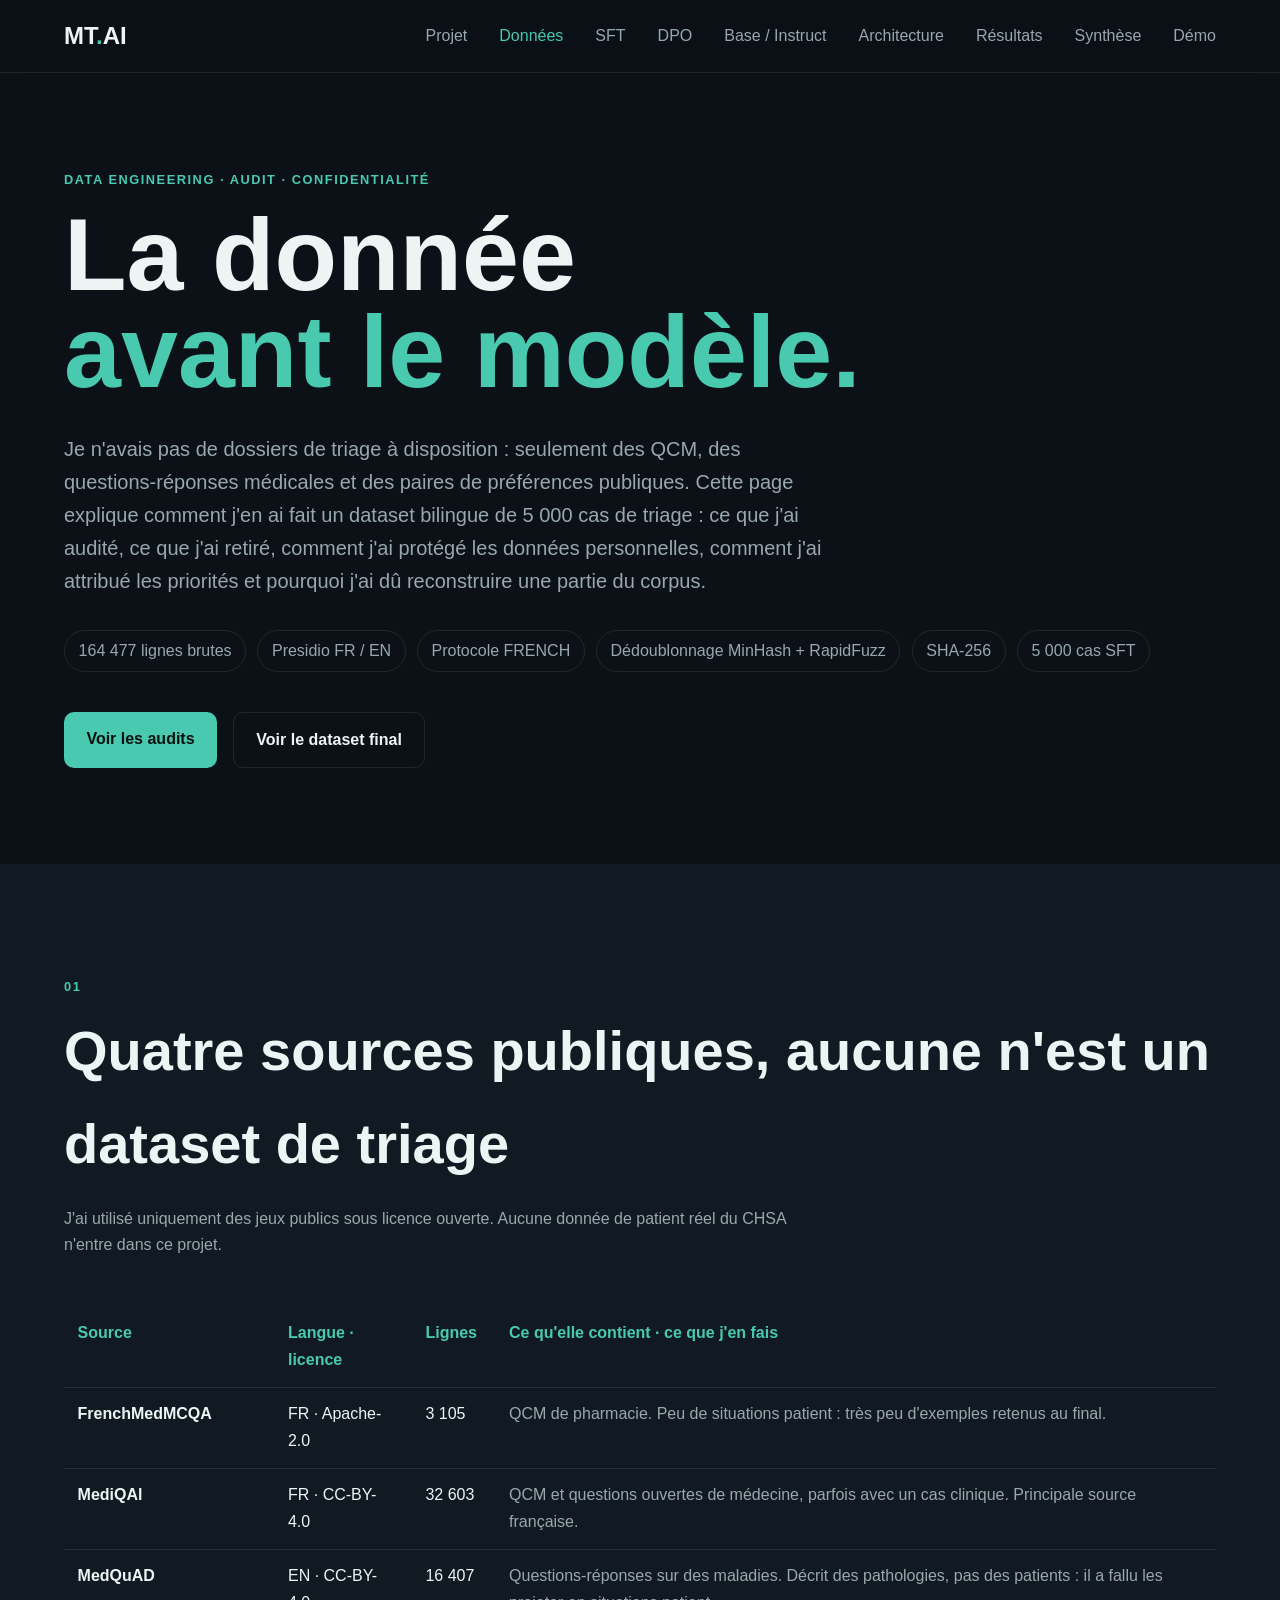
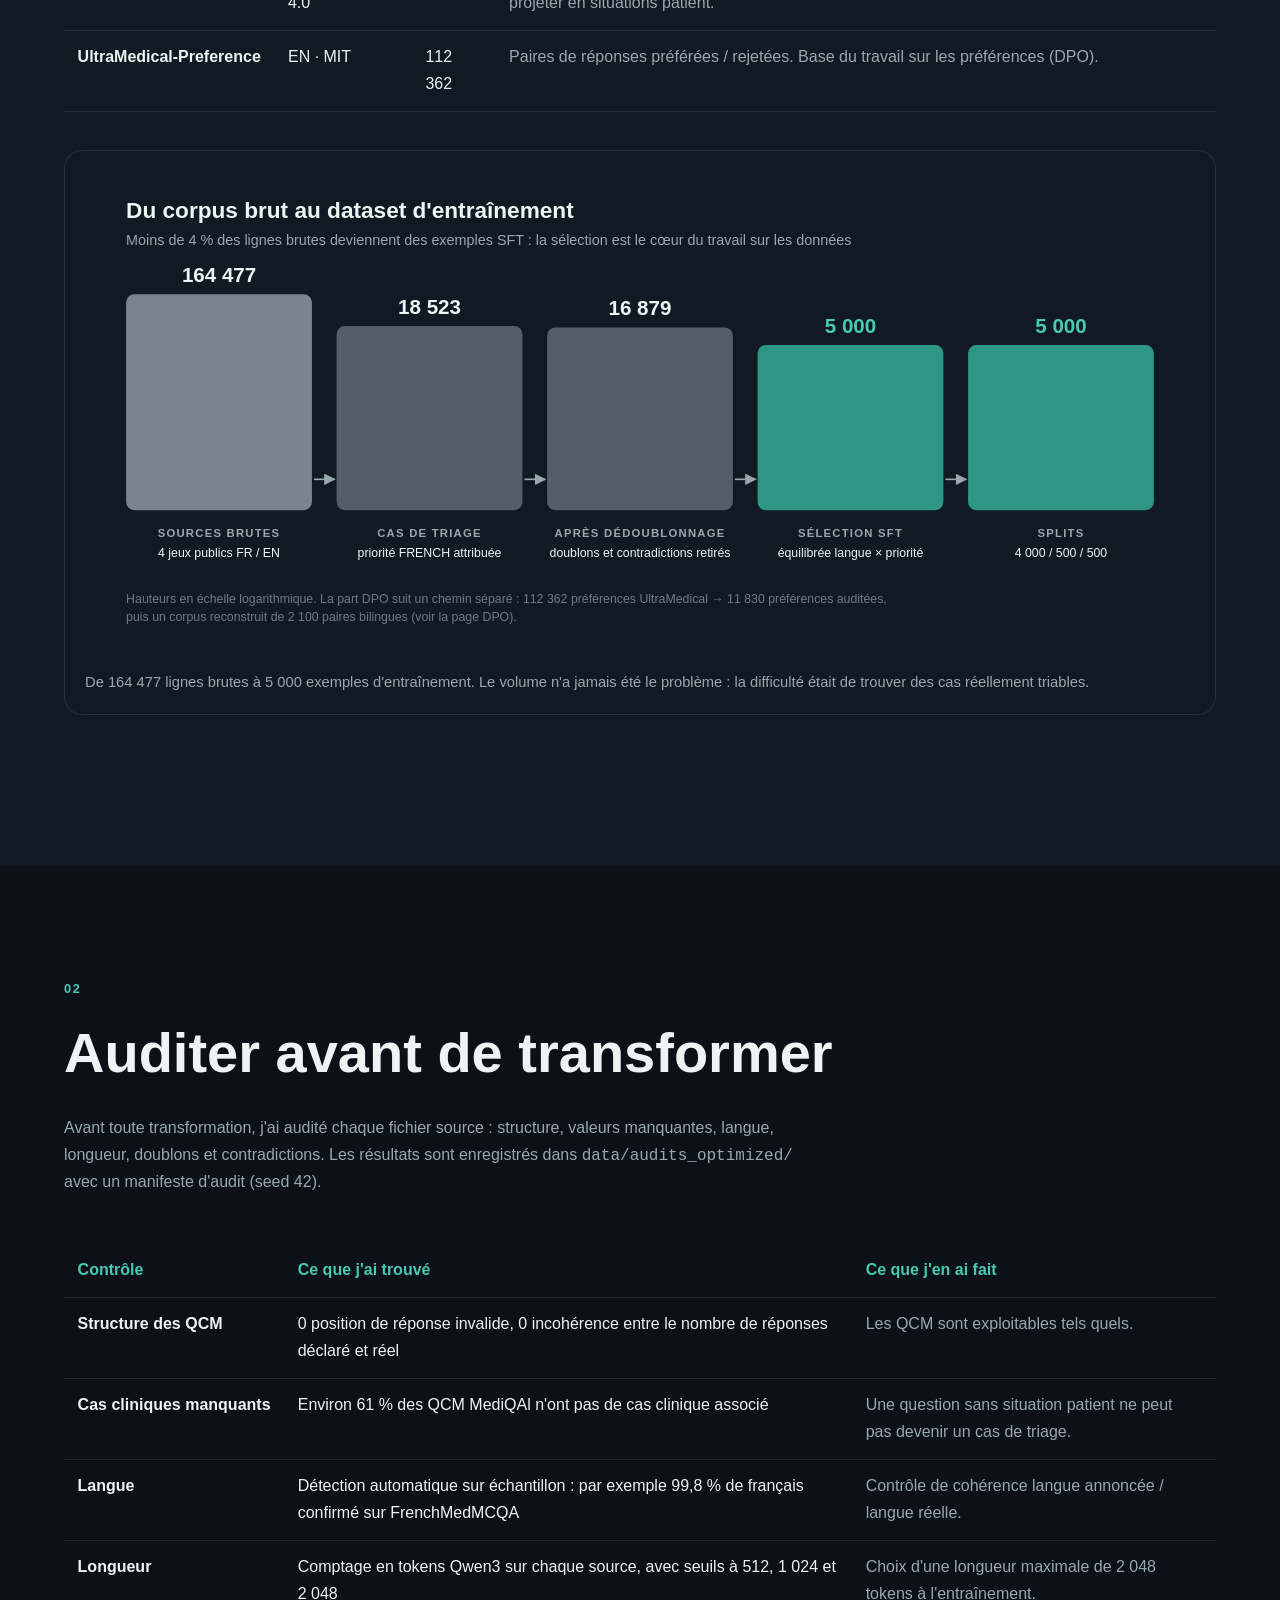
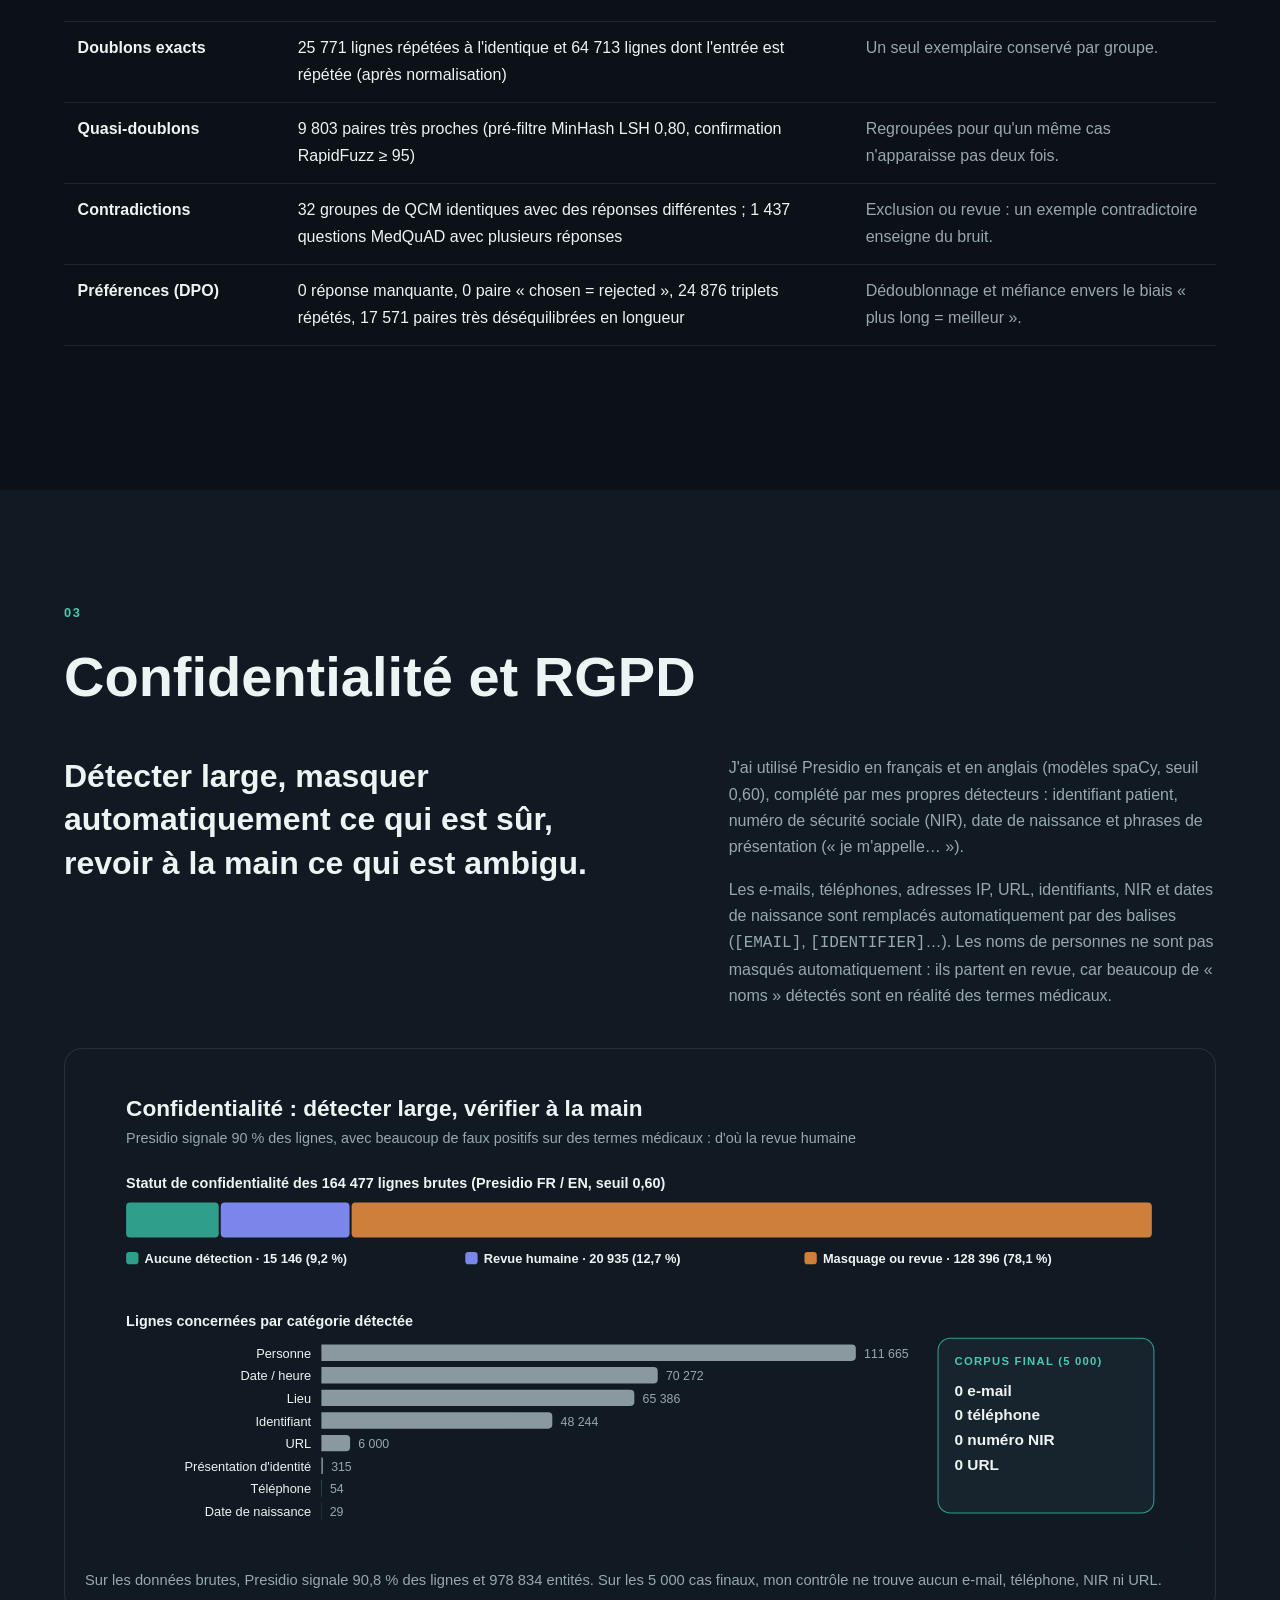
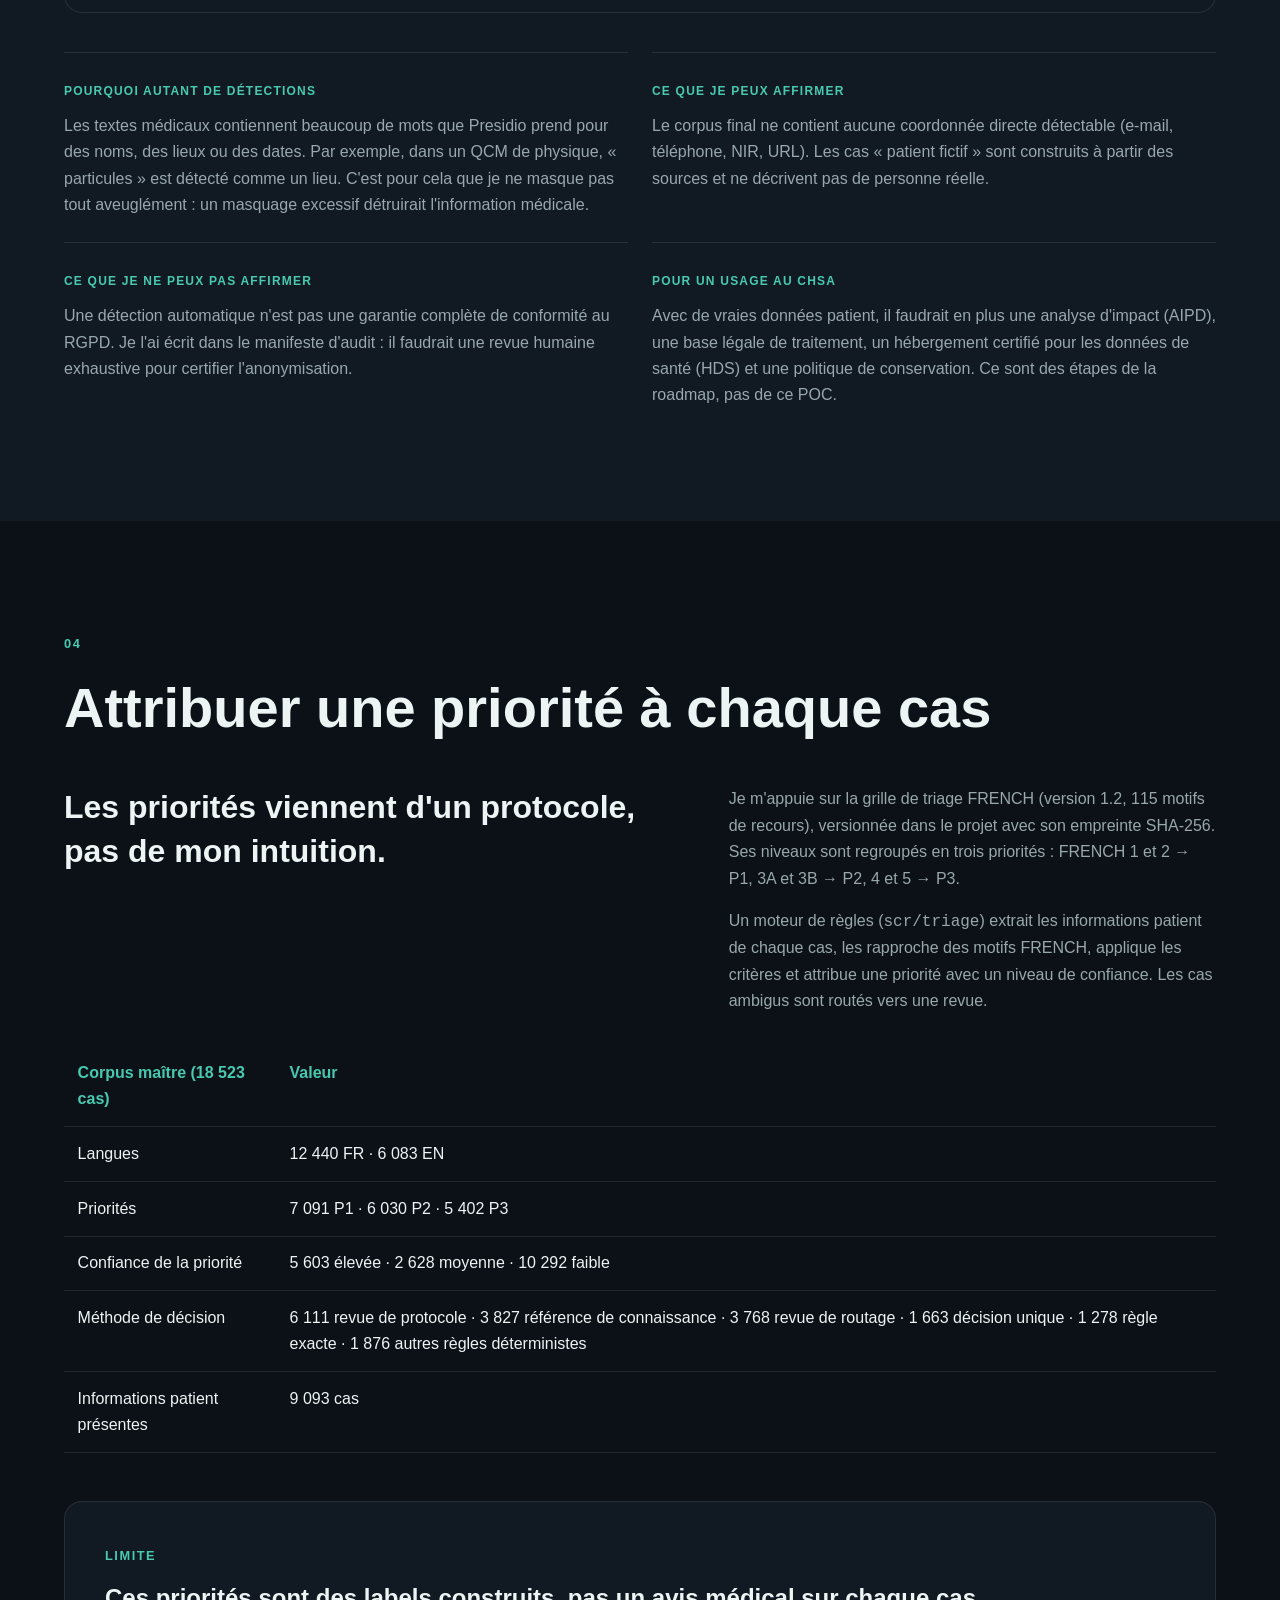
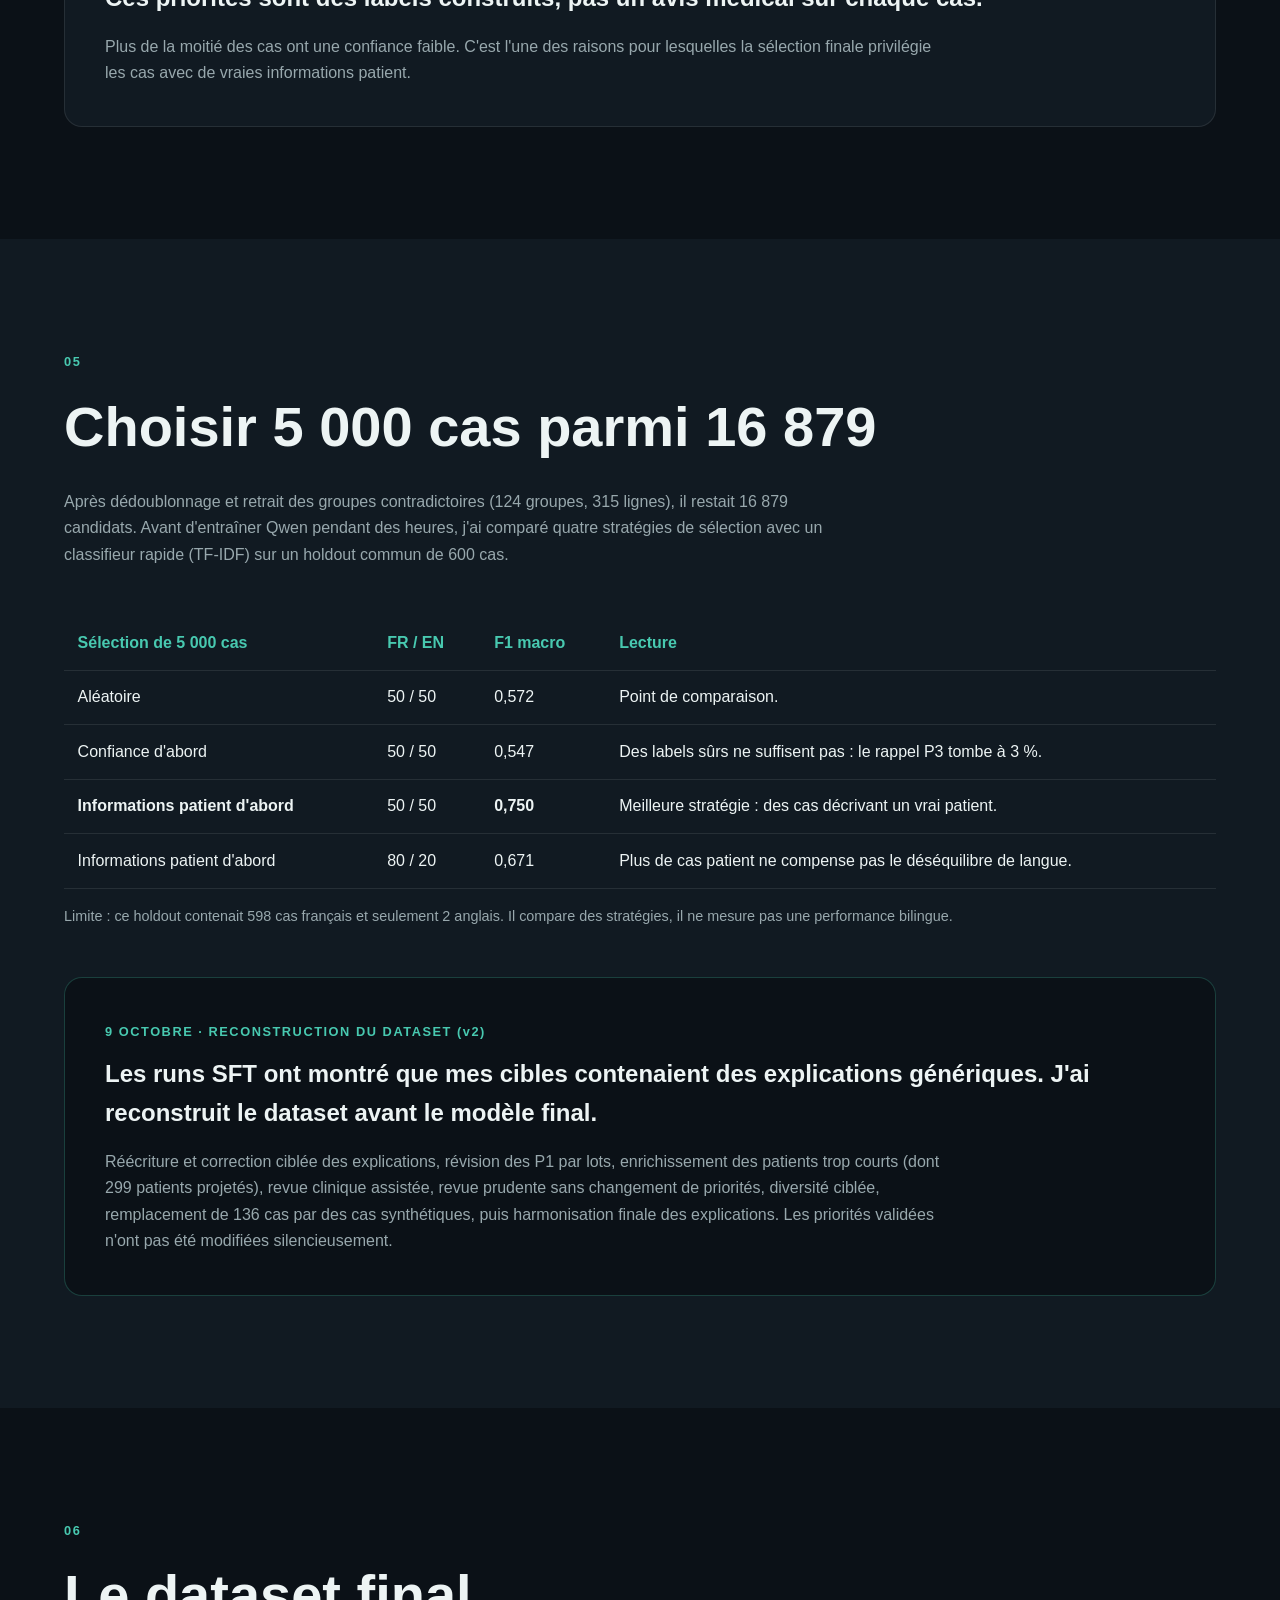
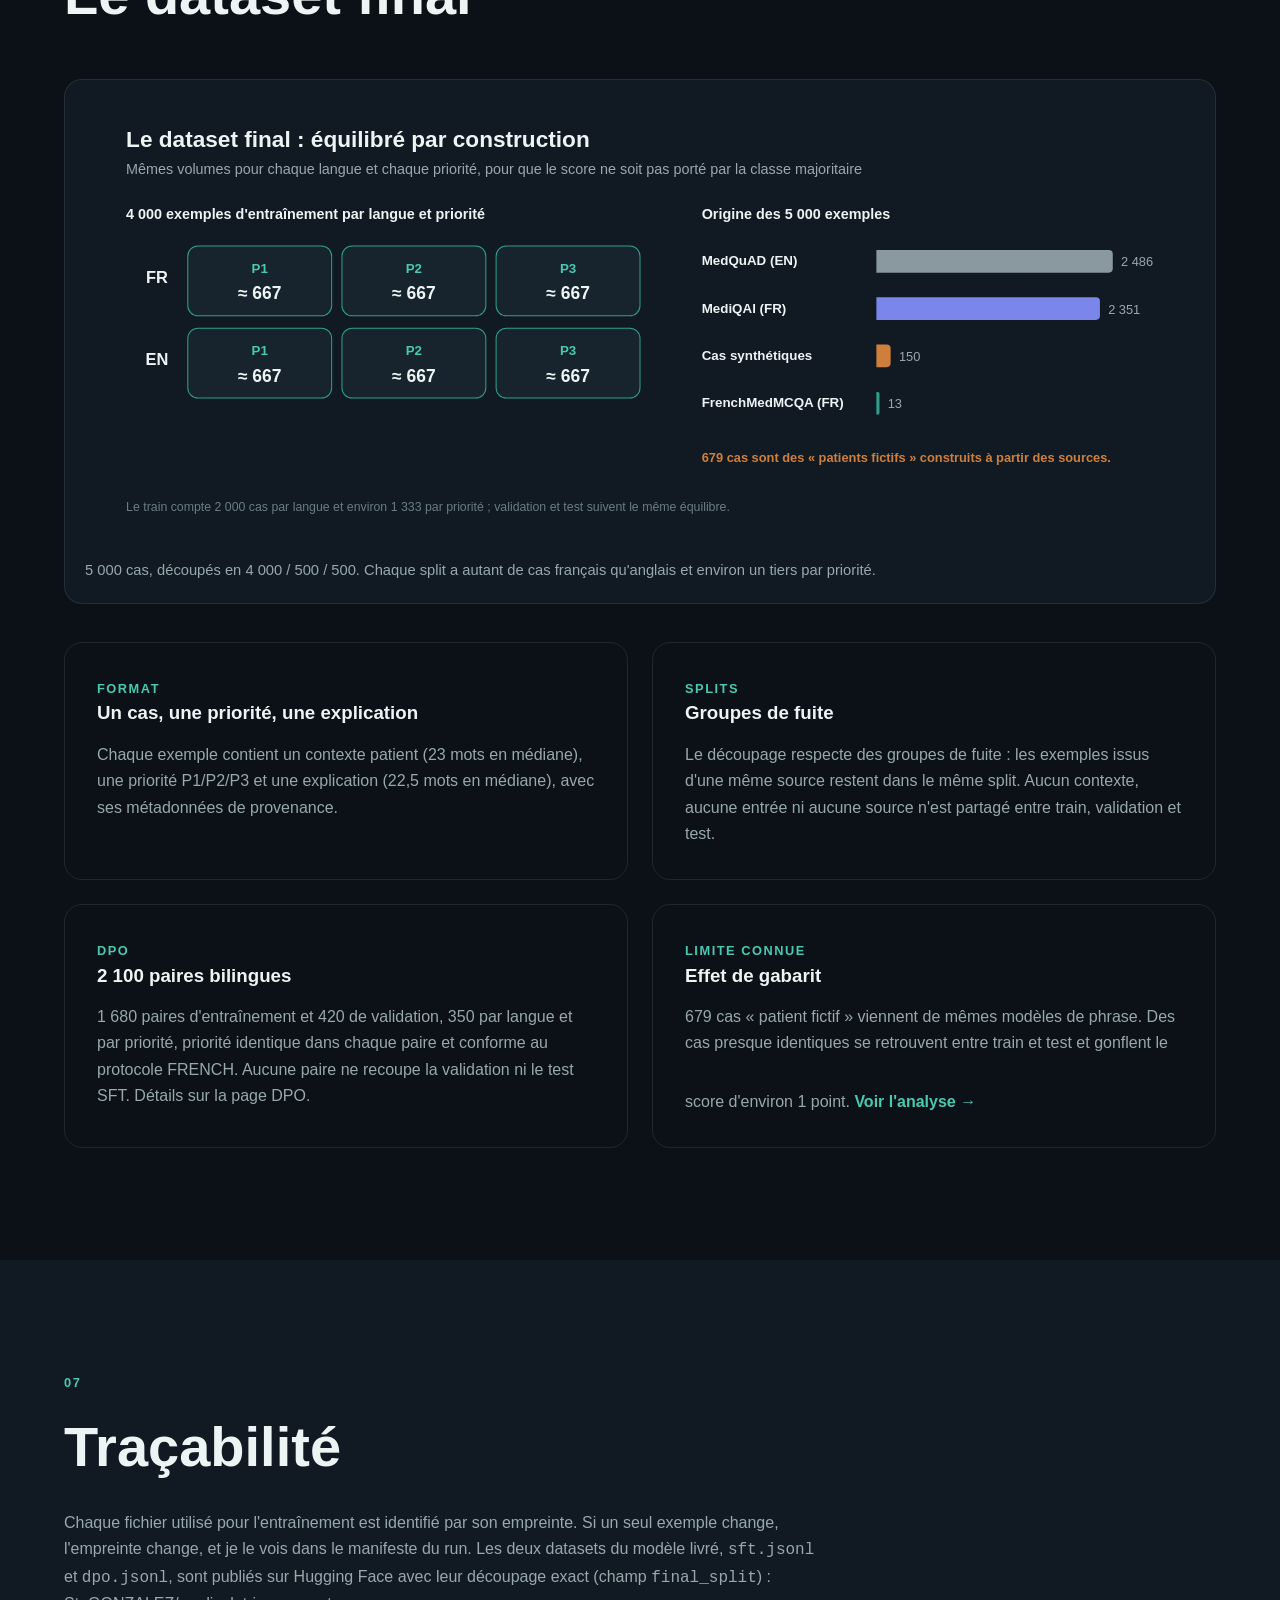
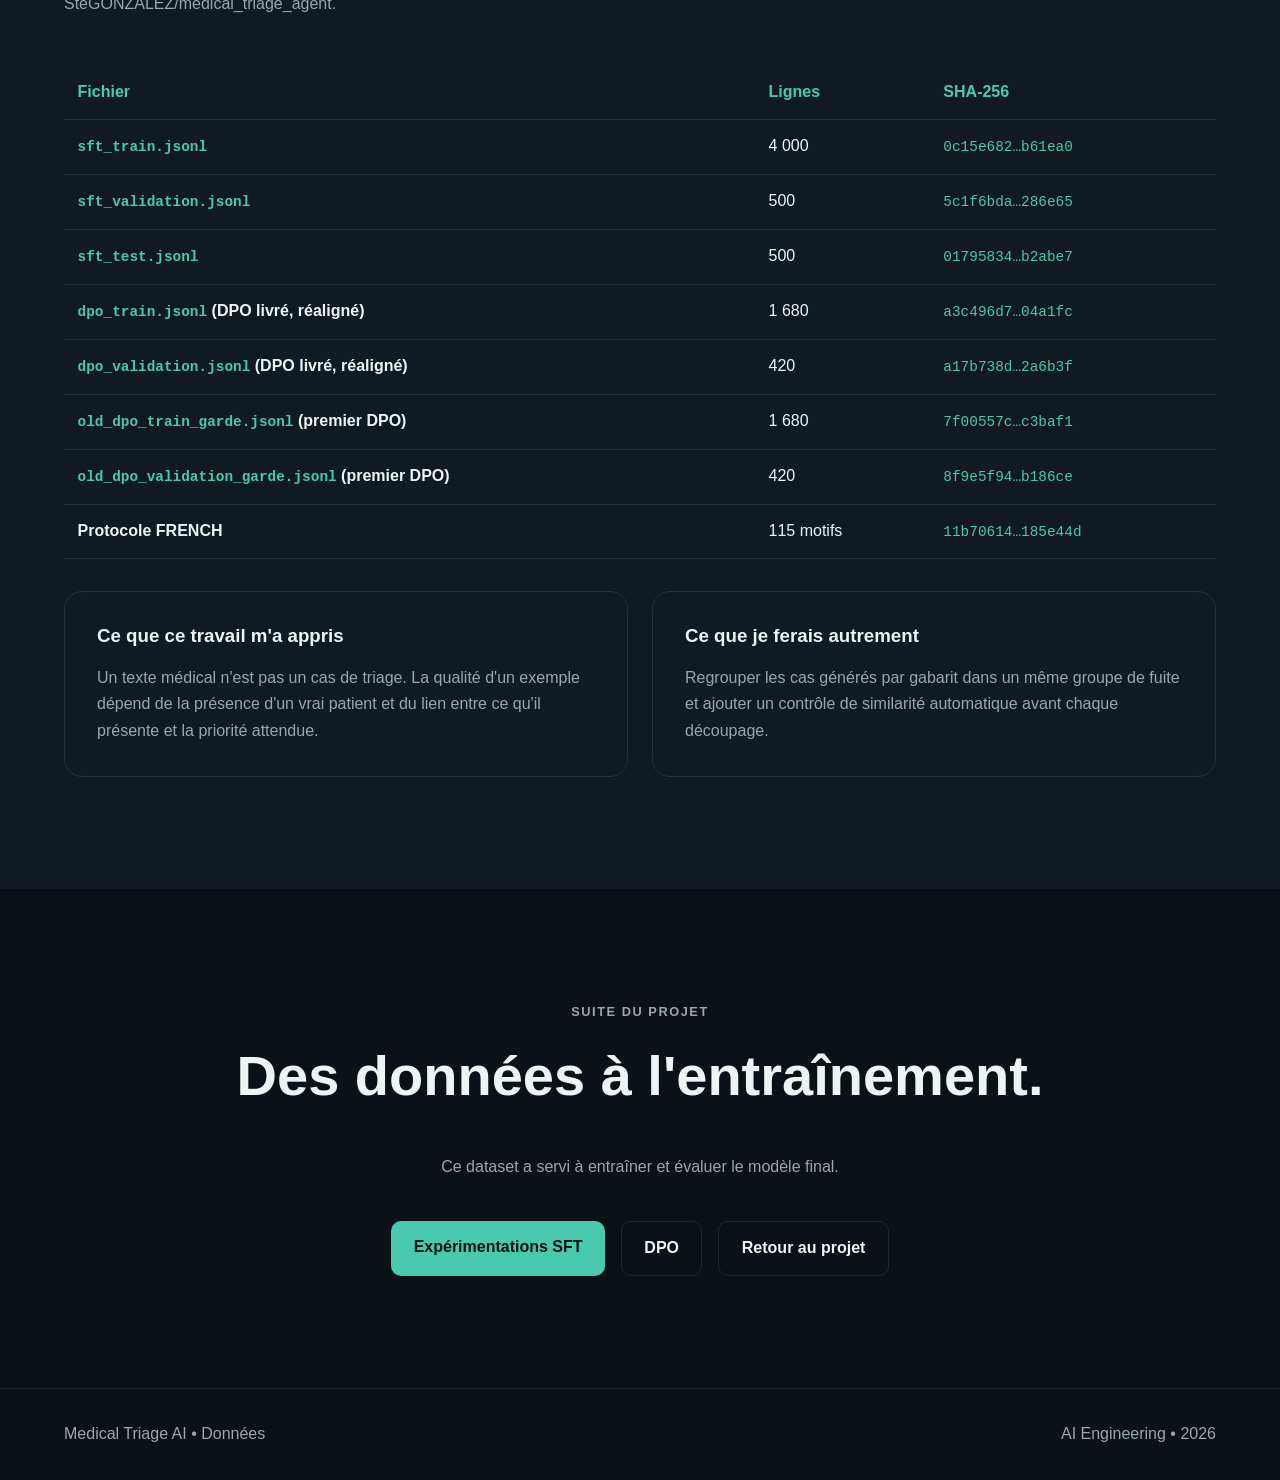
<file: docs/data.html>
<!DOCTYPE html>
<html lang="fr">
<head>
<meta charset="utf-8"/>
<meta content="width=device-width, initial-scale=1.0" name="viewport"/>
<title>Données | Medical Triage AI</title>
<meta content="Construction du dataset médical bilingue : sources, audits, confidentialité, attribution des priorités FRENCH, sélection et splits." name="description"/>
<link href="css/style.css" rel="stylesheet"/>
</head>
<body>
<header class="header">
<nav class="nav container">
<a class="logo" href="index.html">MT<span>.</span>AI</a>
<div class="nav-links"><a href="index.html">Projet</a><a class="active" href="data.html">Données</a><a href="experiments.html">SFT</a><a href="dpo.html">DPO</a><a href="base.html">Base / Instruct</a><a href="architecture.html">Architecture</a><a href="resultats.html">Résultats</a><a href="synthese.html">Synthèse</a><a href="demo.html">Démo</a></div>
</nav>
</header>
<main>

<!-- HERO -->
<section class="hero project-hero">
<div class="container hero-content">
<p class="eyebrow">DATA ENGINEERING · AUDIT · CONFIDENTIALITÉ</p>
<h1>La donnée<span>avant le modèle.</span></h1>
<p class="hero-text">
Je n'avais pas de dossiers de triage à disposition : seulement des QCM, des questions-réponses médicales et des paires de préférences publiques.
Cette page explique comment j'en ai fait un dataset bilingue de 5 000 cas de triage : ce que j'ai audité, ce que j'ai retiré,
comment j'ai protégé les données personnelles, comment j'ai attribué les priorités et pourquoi j'ai dû reconstruire une partie du corpus.
</p>
<div class="hero-tags">
<span>164 477 lignes brutes</span><span>Presidio FR / EN</span><span>Protocole FRENCH</span><span>Dédoublonnage MinHash + RapidFuzz</span><span>SHA-256</span><span>5 000 cas SFT</span>
</div>
<div class="hero-actions">
<a class="button primary" href="#audit">Voir les audits</a>
<a class="button secondary" href="#final">Voir le dataset final</a>
</div>
</div>
</section>

<!-- 01 SOURCES -->
<section class="section section-alt">
<div class="container">
<p class="section-number">01</p>
<h2>Quatre sources publiques, aucune n'est un dataset de triage</h2>
<p class="section-intro">J'ai utilisé uniquement des jeux publics sous licence ouverte. Aucune donnée de patient réel du CHSA n'entre dans ce projet.</p>
<table class="story-table params-table">
<thead><tr><th>Source</th><th>Langue · licence</th><th>Lignes</th><th>Ce qu'elle contient · ce que j'en fais</th></tr></thead>
<tbody>
<tr><td>FrenchMedMCQA</td><td>FR · Apache-2.0</td><td>3 105</td><td>QCM de pharmacie. Peu de situations patient : très peu d'exemples retenus au final.</td></tr>
<tr><td>MediQAl</td><td>FR · CC-BY-4.0</td><td>32 603</td><td>QCM et questions ouvertes de médecine, parfois avec un cas clinique. Principale source française.</td></tr>
<tr><td>MedQuAD</td><td>EN · CC-BY-4.0</td><td>16 407</td><td>Questions-réponses sur des maladies. Décrit des pathologies, pas des patients : il a fallu les projeter en situations patient.</td></tr>
<tr><td>UltraMedical-Preference</td><td>EN · MIT</td><td>112 362</td><td>Paires de réponses préférées / rejetées. Base du travail sur les préférences (DPO).</td></tr>
</tbody>
</table>
<figure class="story-figure"><svg class="story-svg" preserveAspectRatio="xMidYMid meet" xmlns="http://www.w3.org/2000/svg" viewBox="0 0 1080 470" role="img" aria-label="Entonnoir des données : 164 477 lignes brutes jusqu'à 5 000 exemples SFT." xmlns:c2pa="http://c2pa.org/manifest"><metadata><c2pa:manifest>[base64]/dkAIcdn6NFSkMIAyTXtF/[base64]/[base64]/3cyjxFA3Qo5S46fX0/ihY0VZ7mfb9KF703t5OjWDBWMA4GA1UdDwEB/wQEAwIHgDAVBgNVHSUEDjAMBgorBgEEAYPoXgIBMAwGA1UdEwEB/wQCMAAwHwYDVR0jBBgwFoAUzlHiBIFOZFsj+OPEz5o+nMHXXMIwCgYIKoZIzj0EAwMDZwAwZAIwMXMdFJ4BetLLVY7ORuE9noqbbAZOZn/aArXyTwFAZfKrPzxF2vPoJNf1+UCdg1XGAjBwX1zd9WGqYkqmL5SFqw1QySjr1zJfpJM9+1rdDwSPLMOPOjKuiXjoU/[base64]</c2pa:manifest></metadata>
<rect width="1080" height="470" rx="18" fill="#111a22"/>
<text x="40.0" y="46.0" fill="#edf4f4" font-size="22" font-family="Inter, 'Segoe UI', Arial, sans-serif" text-anchor="start" font-weight="700" >Du corpus brut au dataset d'entraînement</text>
<text x="40.0" y="72.0" fill="#98a8ad" font-size="14" font-family="Inter, 'Segoe UI', Arial, sans-serif" text-anchor="start" font-weight="normal" >Moins de 4 % des lignes brutes deviennent des exemples SFT : la sélection est le cœur du travail sur les données</text>
<defs><marker id="funnel-arr" viewBox="0 0 10 10" refX="9" refY="5" markerWidth="7" markerHeight="7" orient="auto-start-reverse"><path d="M0,0 L10,5 L0,10 z" fill="#98a8ad"/></marker><marker id="funnel-arrA" viewBox="0 0 10 10" refX="9" refY="5" markerWidth="7" markerHeight="7" orient="auto-start-reverse"><path d="M0,0 L10,5 L0,10 z" fill="#48c9b0"/></marker><pattern id="funnel-hatch" width="7" height="7" patternUnits="userSpaceOnUse" patternTransform="rotate(45)"><rect width="7" height="7" fill="#2f9e8a" opacity="0.35"/><line x1="0" y1="0" x2="0" y2="7" stroke="#2f9e8a" stroke-width="3"/></pattern></defs>
<rect x="40.0" y="120.0" width="180.8" height="210.0" rx="8" fill="#8a98a0" opacity="0.85"/>
<text x="130.4" y="108.0" fill="#edf4f4" font-size="20" font-family="Inter, 'Segoe UI', Arial, sans-serif" text-anchor="middle" font-weight="800" >164 477</text>
<text x="130.4" y="356.0" fill="#98a8ad" font-size="11" font-family="Inter, 'Segoe UI', Arial, sans-serif" text-anchor="middle" font-weight="700" letter-spacing="1.2">SOURCES BRUTES</text>
<text x="130.4" y="376.0" fill="#edf4f4" font-size="12" font-family="Inter, 'Segoe UI', Arial, sans-serif" text-anchor="middle" font-weight="normal" >4 jeux publics FR / EN</text>
<line x1="222.8" y1="300" x2="242.8" y2="300" stroke="#98a8ad" stroke-width="1.6" marker-end="url(#funnel-arr)"/>
<rect x="244.8" y="150.9" width="180.8" height="179.1" rx="8" fill="#5d6b73" opacity="0.85"/>
<text x="335.2" y="138.9" fill="#edf4f4" font-size="20" font-family="Inter, 'Segoe UI', Arial, sans-serif" text-anchor="middle" font-weight="800" >18 523</text>
<text x="335.2" y="356.0" fill="#98a8ad" font-size="11" font-family="Inter, 'Segoe UI', Arial, sans-serif" text-anchor="middle" font-weight="700" letter-spacing="1.2">CAS DE TRIAGE</text>
<text x="335.2" y="376.0" fill="#edf4f4" font-size="12" font-family="Inter, 'Segoe UI', Arial, sans-serif" text-anchor="middle" font-weight="normal" >priorité FRENCH attribuée</text>
<line x1="427.6" y1="300" x2="447.6" y2="300" stroke="#98a8ad" stroke-width="1.6" marker-end="url(#funnel-arr)"/>
<rect x="449.6" y="152.2" width="180.8" height="177.8" rx="8" fill="#5d6b73" opacity="0.85"/>
<text x="540.0" y="140.2" fill="#edf4f4" font-size="20" font-family="Inter, 'Segoe UI', Arial, sans-serif" text-anchor="middle" font-weight="800" >16 879</text>
<text x="540.0" y="356.0" fill="#98a8ad" font-size="11" font-family="Inter, 'Segoe UI', Arial, sans-serif" text-anchor="middle" font-weight="700" letter-spacing="1.2">APRÈS DÉDOUBLONNAGE</text>
<text x="540.0" y="376.0" fill="#edf4f4" font-size="12" font-family="Inter, 'Segoe UI', Arial, sans-serif" text-anchor="middle" font-weight="normal" >doublons et contradictions retirés</text>
<line x1="632.4000000000001" y1="300" x2="652.4000000000001" y2="300" stroke="#98a8ad" stroke-width="1.6" marker-end="url(#funnel-arr)"/>
<rect x="654.4" y="169.4" width="180.8" height="160.6" rx="8" fill="#2f9e8a" opacity="0.95"/>
<text x="744.8" y="157.4" fill="#48c9b0" font-size="20" font-family="Inter, 'Segoe UI', Arial, sans-serif" text-anchor="middle" font-weight="800" >5 000</text>
<text x="744.8" y="356.0" fill="#98a8ad" font-size="11" font-family="Inter, 'Segoe UI', Arial, sans-serif" text-anchor="middle" font-weight="700" letter-spacing="1.2">SÉLECTION SFT</text>
<text x="744.8" y="376.0" fill="#edf4f4" font-size="12" font-family="Inter, 'Segoe UI', Arial, sans-serif" text-anchor="middle" font-weight="normal" >équilibrée langue × priorité</text>
<line x1="837.2" y1="300" x2="857.2" y2="300" stroke="#98a8ad" stroke-width="1.6" marker-end="url(#funnel-arr)"/>
<rect x="859.2" y="169.4" width="180.8" height="160.6" rx="8" fill="#2f9e8a" opacity="0.95"/>
<text x="949.6" y="157.4" fill="#48c9b0" font-size="20" font-family="Inter, 'Segoe UI', Arial, sans-serif" text-anchor="middle" font-weight="800" >5 000</text>
<text x="949.6" y="356.0" fill="#98a8ad" font-size="11" font-family="Inter, 'Segoe UI', Arial, sans-serif" text-anchor="middle" font-weight="700" letter-spacing="1.2">SPLITS</text>
<text x="949.6" y="376.0" fill="#edf4f4" font-size="12" font-family="Inter, 'Segoe UI', Arial, sans-serif" text-anchor="middle" font-weight="normal" >4 000 / 500 / 500</text>
<text x="40.0" y="420.0" fill="#6b7c83" font-size="12" font-family="Inter, 'Segoe UI', Arial, sans-serif" text-anchor="start" font-weight="normal" >Hauteurs en échelle logarithmique. La part DPO suit un chemin séparé : 112 362 préférences UltraMedical → 11 830 préférences auditées,</text>
<text x="40.0" y="438.0" fill="#6b7c83" font-size="12" font-family="Inter, 'Segoe UI', Arial, sans-serif" text-anchor="start" font-weight="normal" >puis un corpus reconstruit de 2 100 paires bilingues (voir la page DPO).</text>
</svg><figcaption>De 164 477 lignes brutes à 5 000 exemples d'entraînement. Le volume n'a jamais été le problème : la difficulté était de trouver des cas réellement triables.</figcaption></figure>
</div>
</section>

<!-- 02 AUDIT -->
<section class="section" id="audit">
<div class="container">
<p class="section-number">02</p>
<h2>Auditer avant de transformer</h2>
<p class="section-intro">Avant toute transformation, j'ai audité chaque fichier source : structure, valeurs manquantes, langue, longueur, doublons et contradictions. Les résultats sont enregistrés dans <code>data/audits_optimized/</code> avec un manifeste d'audit (seed 42).</p>
<table class="story-table params-table">
<thead><tr><th>Contrôle</th><th>Ce que j'ai trouvé</th><th>Ce que j'en ai fait</th></tr></thead>
<tbody>
<tr><td>Structure des QCM</td><td>0 position de réponse invalide, 0 incohérence entre le nombre de réponses déclaré et réel</td><td>Les QCM sont exploitables tels quels.</td></tr>
<tr><td>Cas cliniques manquants</td><td>Environ 61 % des QCM MediQAl n'ont pas de cas clinique associé</td><td>Une question sans situation patient ne peut pas devenir un cas de triage.</td></tr>
<tr><td>Langue</td><td>Détection automatique sur échantillon : par exemple 99,8 % de français confirmé sur FrenchMedMCQA</td><td>Contrôle de cohérence langue annoncée / langue réelle.</td></tr>
<tr><td>Longueur</td><td>Comptage en tokens Qwen3 sur chaque source, avec seuils à 512, 1 024 et 2 048</td><td>Choix d'une longueur maximale de 2 048 tokens à l'entraînement.</td></tr>
<tr><td>Doublons exacts</td><td>25 771 lignes répétées à l'identique et 64 713 lignes dont l'entrée est répétée (après normalisation)</td><td>Un seul exemplaire conservé par groupe.</td></tr>
<tr><td>Quasi-doublons</td><td>9 803 paires très proches (pré-filtre MinHash LSH 0,80, confirmation RapidFuzz ≥ 95)</td><td>Regroupées pour qu'un même cas n'apparaisse pas deux fois.</td></tr>
<tr><td>Contradictions</td><td>32 groupes de QCM identiques avec des réponses différentes ; 1 437 questions MedQuAD avec plusieurs réponses</td><td>Exclusion ou revue : un exemple contradictoire enseigne du bruit.</td></tr>
<tr><td>Préférences (DPO)</td><td>0 réponse manquante, 0 paire « chosen = rejected », 24 876 triplets répétés, 17 571 paires très déséquilibrées en longueur</td><td>Dédoublonnage et méfiance envers le biais « plus long = meilleur ».</td></tr>
</tbody>
</table>
</div>
</section>

<!-- 03 CONFIDENTIALITE -->
<section class="section section-alt">
<div class="container">
<p class="section-number">03</p>
<h2>Confidentialité et RGPD</h2>
<div class="about-grid">
<div class="large-text">Détecter large, masquer automatiquement ce qui est sûr, revoir à la main ce qui est ambigu.</div>
<div>
<p>J'ai utilisé Presidio en français et en anglais (modèles spaCy, seuil 0,60), complété par mes propres détecteurs : identifiant patient, numéro de sécurité sociale (NIR), date de naissance et phrases de présentation (« je m'appelle… »).</p>
<p>Les e-mails, téléphones, adresses IP, URL, identifiants, NIR et dates de naissance sont remplacés automatiquement par des balises (<code>[EMAIL]</code>, <code>[IDENTIFIER]</code>…). Les noms de personnes ne sont pas masqués automatiquement : ils partent en revue, car beaucoup de « noms » détectés sont en réalité des termes médicaux.</p>
</div>
</div>
<figure class="story-figure"><svg class="story-svg" preserveAspectRatio="xMidYMid meet" xmlns="http://www.w3.org/2000/svg" viewBox="0 0 1080 470" role="img" aria-label="Résultats de la détection de données personnelles et contrôle du corpus final." xmlns:c2pa="http://c2pa.org/manifest"><metadata><c2pa:manifest>[base64]/3ekiV/[base64]/[base64]/d6SJX9NVe0qiQoKcnWMGyudvgsNtZhqd2jL7UecqT6JjdXJseCpzZWxmI2p1bWJmPWMycGEuYXNzZXJ0aW9ucy9jMnBhLmFjdGlvbnMudjJkaGFzaFggoqwhaToDyFaO6/yMDKpCLh28PySEruDXHS8z132H016iY3VybHgpc2VsZiNqdW1iZj1jMnBhLmFzc2VydGlvbnMvYzJwYS5oYXNoLmRhdGFkaGFzaFgg/[base64]/[base64]/3cyjxFA3Qo5S46fX0/ihY0VZ7mfb9KF703t5OjWDBWMA4GA1UdDwEB/wQEAwIHgDAVBgNVHSUEDjAMBgorBgEEAYPoXgIBMAwGA1UdEwEB/wQCMAAwHwYDVR0jBBgwFoAUzlHiBIFOZFsj+OPEz5o+nMHXXMIwCgYIKoZIzj0EAwMDZwAwZAIwMXMdFJ4BetLLVY7ORuE9noqbbAZOZn/aArXyTwFAZfKrPzxF2vPoJNf1+UCdg1XGAjBwX1zd9WGqYkqmL5SFqw1QySjr1zJfpJM9+1rdDwSPLMOPOjKuiXjoU/[base64]</c2pa:manifest></metadata>
<rect width="1080" height="470" rx="18" fill="#111a22"/>
<text x="40.0" y="46.0" fill="#edf4f4" font-size="22" font-family="Inter, 'Segoe UI', Arial, sans-serif" text-anchor="start" font-weight="700" >Confidentialité : détecter large, vérifier à la main</text>
<text x="40.0" y="72.0" fill="#98a8ad" font-size="14" font-family="Inter, 'Segoe UI', Arial, sans-serif" text-anchor="start" font-weight="normal" >Presidio signale 90 % des lignes, avec beaucoup de faux positifs sur des termes médicaux : d'où la revue humaine</text>
<defs><marker id="pii-arr" viewBox="0 0 10 10" refX="9" refY="5" markerWidth="7" markerHeight="7" orient="auto-start-reverse"><path d="M0,0 L10,5 L0,10 z" fill="#98a8ad"/></marker><marker id="pii-arrA" viewBox="0 0 10 10" refX="9" refY="5" markerWidth="7" markerHeight="7" orient="auto-start-reverse"><path d="M0,0 L10,5 L0,10 z" fill="#48c9b0"/></marker><pattern id="pii-hatch" width="7" height="7" patternUnits="userSpaceOnUse" patternTransform="rotate(45)"><rect width="7" height="7" fill="#2f9e8a" opacity="0.35"/><line x1="0" y1="0" x2="0" y2="7" stroke="#2f9e8a" stroke-width="3"/></pattern></defs>
<text x="40.0" y="116.0" fill="#edf4f4" font-size="14" font-family="Inter, 'Segoe UI', Arial, sans-serif" text-anchor="start" font-weight="700" >Statut de confidentialité des 164 477 lignes brutes (Presidio FR / EN, seuil 0,60)</text>
<rect x="40.0" y="130" width="90.1" height="34" rx="4" fill="#2f9e8a"/>
<rect x="40" y="178" width="12" height="12" rx="3" fill="#2f9e8a"/>
<text x="58.0" y="189.0" fill="#edf4f4" font-size="12.5" font-family="Inter, 'Segoe UI', Arial, sans-serif" text-anchor="start" font-weight="700" >Aucune détection · 15 146 (9,2 %)</text>
<rect x="132.1" y="130" width="125.3" height="34" rx="4" fill="#7b86ea"/>
<rect x="370" y="178" width="12" height="12" rx="3" fill="#7b86ea"/>
<text x="388.0" y="189.0" fill="#edf4f4" font-size="12.5" font-family="Inter, 'Segoe UI', Arial, sans-serif" text-anchor="start" font-weight="700" >Revue humaine · 20 935 (12,7 %)</text>
<rect x="259.4" y="130" width="778.6" height="34" rx="4" fill="#cf7f3c"/>
<rect x="700" y="178" width="12" height="12" rx="3" fill="#cf7f3c"/>
<text x="718.0" y="189.0" fill="#edf4f4" font-size="12.5" font-family="Inter, 'Segoe UI', Arial, sans-serif" text-anchor="start" font-weight="700" >Masquage ou revue · 128 396 (78,1 %)</text>
<text x="40.0" y="250.0" fill="#edf4f4" font-size="14" font-family="Inter, 'Segoe UI', Arial, sans-serif" text-anchor="start" font-weight="700" >Lignes concernées par catégorie détectée</text>
<text x="220.0" y="281.0" fill="#edf4f4" font-size="12.5" font-family="Inter, 'Segoe UI', Arial, sans-serif" text-anchor="end" font-weight="normal" >Personne</text>
<path d="M230,268 H746.0 Q750.0,268 750.0,272 V280 Q750.0,284 746.0,284 H230 Z" fill="#8a98a0" />
<text x="758.0" y="281.0" fill="#98a8ad" font-size="12" font-family="Inter, 'Segoe UI', Arial, sans-serif" text-anchor="start" font-weight="normal" >111 665</text>
<text x="220.0" y="303.0" fill="#edf4f4" font-size="12.5" font-family="Inter, 'Segoe UI', Arial, sans-serif" text-anchor="end" font-weight="normal" >Date / heure</text>
<path d="M230,290 H553.2416603232884 Q557.2416603232884,290 557.2416603232884,294 V302 Q557.2416603232884,306 553.2416603232884,306 H230 Z" fill="#8a98a0" />
<text x="565.2" y="303.0" fill="#98a8ad" font-size="12" font-family="Inter, 'Segoe UI', Arial, sans-serif" text-anchor="start" font-weight="normal" >70 272</text>
<text x="220.0" y="325.0" fill="#edf4f4" font-size="12.5" font-family="Inter, 'Segoe UI', Arial, sans-serif" text-anchor="end" font-weight="normal" >Lieu</text>
<path d="M230,312 H530.488604307527 Q534.488604307527,312 534.488604307527,316 V324 Q534.488604307527,328 530.488604307527,328 H230 Z" fill="#8a98a0" />
<text x="542.5" y="325.0" fill="#98a8ad" font-size="12" font-family="Inter, 'Segoe UI', Arial, sans-serif" text-anchor="start" font-weight="normal" >65 386</text>
<text x="220.0" y="347.0" fill="#edf4f4" font-size="12.5" font-family="Inter, 'Segoe UI', Arial, sans-serif" text-anchor="end" font-weight="normal" >Identifiant</text>
<path d="M230,334 H450.6619800295527 Q454.6619800295527,334 454.6619800295527,338 V346 Q454.6619800295527,350 450.6619800295527,350 H230 Z" fill="#8a98a0" />
<text x="462.7" y="347.0" fill="#98a8ad" font-size="12" font-family="Inter, 'Segoe UI', Arial, sans-serif" text-anchor="start" font-weight="normal" >48 244</text>
<text x="220.0" y="369.0" fill="#edf4f4" font-size="12.5" font-family="Inter, 'Segoe UI', Arial, sans-serif" text-anchor="end" font-weight="normal" >URL</text>
<path d="M230,356 H253.94071553306765 Q257.94071553306765,356 257.94071553306765,360 V368 Q257.94071553306765,372 253.94071553306765,372 H230 Z" fill="#8a98a0" />
<text x="265.9" y="369.0" fill="#98a8ad" font-size="12" font-family="Inter, 'Segoe UI', Arial, sans-serif" text-anchor="start" font-weight="normal" >6 000</text>
<text x="220.0" y="391.0" fill="#edf4f4" font-size="12.5" font-family="Inter, 'Segoe UI', Arial, sans-serif" text-anchor="end" font-weight="normal" >Présentation d'identité</text>
<path d="M230,378 H230.73344378274302 Q231.46688756548605,378 231.46688756548605,378.73344378274305 V393.26655621725695 Q231.46688756548605,394 230.73344378274302,394 H230 Z" fill="#8a98a0" />
<text x="239.5" y="391.0" fill="#98a8ad" font-size="12" font-family="Inter, 'Segoe UI', Arial, sans-serif" text-anchor="start" font-weight="normal" >315</text>
<text x="220.0" y="413.0" fill="#edf4f4" font-size="12.5" font-family="Inter, 'Segoe UI', Arial, sans-serif" text-anchor="end" font-weight="normal" >Téléphone</text>
<path d="M230,400 H230.1257332198988 Q230.2514664397976,400 230.2514664397976,400.1257332198988 V415.8742667801012 Q230.2514664397976,416 230.1257332198988,416 H230 Z" fill="#8a98a0" />
<text x="238.3" y="413.0" fill="#98a8ad" font-size="12" font-family="Inter, 'Segoe UI', Arial, sans-serif" text-anchor="start" font-weight="normal" >54</text>
<text x="220.0" y="435.0" fill="#edf4f4" font-size="12.5" font-family="Inter, 'Segoe UI', Arial, sans-serif" text-anchor="end" font-weight="normal" >Date de naissance</text>
<path d="M230,422 H230.06752339587158 Q230.13504679174315,422 230.13504679174315,422.0675233958716 V437.9324766041284 Q230.13504679174315,438 230.06752339587158,438 H230 Z" fill="#8a98a0" />
<text x="238.1" y="435.0" fill="#98a8ad" font-size="12" font-family="Inter, 'Segoe UI', Arial, sans-serif" text-anchor="start" font-weight="normal" >29</text>
<rect x="830" y="262" width="210" height="170" rx="12" fill="#17232d" stroke="#2f9e8a"/>
<text x="846.0" y="288.0" fill="#48c9b0" font-size="11" font-family="Inter, 'Segoe UI', Arial, sans-serif" text-anchor="start" font-weight="700" letter-spacing="1.2">CORPUS FINAL (5 000)</text>
<text x="846.0" y="318.0" fill="#edf4f4" font-size="15" font-family="Inter, 'Segoe UI', Arial, sans-serif" text-anchor="start" font-weight="700" >0 e-mail</text>
<text x="846.0" y="342.0" fill="#edf4f4" font-size="15" font-family="Inter, 'Segoe UI', Arial, sans-serif" text-anchor="start" font-weight="700" >0 téléphone</text>
<text x="846.0" y="366.0" fill="#edf4f4" font-size="15" font-family="Inter, 'Segoe UI', Arial, sans-serif" text-anchor="start" font-weight="700" >0 numéro NIR</text>
<text x="846.0" y="390.0" fill="#edf4f4" font-size="15" font-family="Inter, 'Segoe UI', Arial, sans-serif" text-anchor="start" font-weight="700" >0 URL</text>
</svg><figcaption>Sur les données brutes, Presidio signale 90,8 % des lignes et 978 834 entités. Sur les 5 000 cas finaux, mon contrôle ne trouve aucun e-mail, téléphone, NIR ni URL.</figcaption></figure>
<div class="experiment-analysis">
<div><span>POURQUOI AUTANT DE DÉTECTIONS</span><p>Les textes médicaux contiennent beaucoup de mots que Presidio prend pour des noms, des lieux ou des dates. Par exemple, dans un QCM de physique, « particules » est détecté comme un lieu. C'est pour cela que je ne masque pas tout aveuglément : un masquage excessif détruirait l'information médicale.</p></div>
<div><span>CE QUE JE PEUX AFFIRMER</span><p>Le corpus final ne contient aucune coordonnée directe détectable (e-mail, téléphone, NIR, URL). Les cas « patient fictif » sont construits à partir des sources et ne décrivent pas de personne réelle.</p></div>
<div><span>CE QUE JE NE PEUX PAS AFFIRMER</span><p>Une détection automatique n'est pas une garantie complète de conformité au RGPD. Je l'ai écrit dans le manifeste d'audit : il faudrait une revue humaine exhaustive pour certifier l'anonymisation.</p></div>
<div><span>POUR UN USAGE AU CHSA</span><p>Avec de vraies données patient, il faudrait en plus une analyse d'impact (AIPD), une base légale de traitement, un hébergement certifié pour les données de santé (HDS) et une politique de conservation. Ce sont des étapes de la roadmap, pas de ce POC.</p></div>
</div>
</div>
</section>

<!-- 04 LABELS -->
<section class="section">
<div class="container">
<p class="section-number">04</p>
<h2>Attribuer une priorité à chaque cas</h2>
<div class="about-grid">
<div class="large-text">Les priorités viennent d'un protocole, pas de mon intuition.</div>
<div>
<p>Je m'appuie sur la grille de triage FRENCH (version 1.2, 115 motifs de recours), versionnée dans le projet avec son empreinte SHA-256. Ses niveaux sont regroupés en trois priorités : FRENCH 1 et 2 → P1, 3A et 3B → P2, 4 et 5 → P3.</p>
<p>Un moteur de règles (<code>scr/triage</code>) extrait les informations patient de chaque cas, les rapproche des motifs FRENCH, applique les critères et attribue une priorité avec un niveau de confiance. Les cas ambigus sont routés vers une revue.</p>
</div>
</div>
<table class="story-table">
<thead><tr><th>Corpus maître (18 523 cas)</th><th>Valeur</th></tr></thead>
<tbody>
<tr><td>Langues</td><td>12 440 FR · 6 083 EN</td></tr>
<tr><td>Priorités</td><td>7 091 P1 · 6 030 P2 · 5 402 P3</td></tr>
<tr><td>Confiance de la priorité</td><td>5 603 élevée · 2 628 moyenne · 10 292 faible</td></tr>
<tr><td>Méthode de décision</td><td>6 111 revue de protocole · 3 827 référence de connaissance · 3 768 revue de routage · 1 663 décision unique · 1 278 règle exacte · 1 876 autres règles déterministes</td></tr>
<tr><td>Informations patient présentes</td><td>9 093 cas</td></tr>
</tbody>
</table>
<div class="callout subtle">
<span class="eyebrow">LIMITE</span>
<strong>Ces priorités sont des labels construits, pas un avis médical sur chaque cas.</strong>
<p>Plus de la moitié des cas ont une confiance faible. C'est l'une des raisons pour lesquelles la sélection finale privilégie les cas avec de vraies informations patient.</p>
</div>
</div>
</section>

<!-- 05 SELECTION -->
<section class="section section-alt">
<div class="container">
<p class="section-number">05</p>
<h2>Choisir 5 000 cas parmi 16 879</h2>
<p class="section-intro">Après dédoublonnage et retrait des groupes contradictoires (124 groupes, 315 lignes), il restait 16 879 candidats. Avant d'entraîner Qwen pendant des heures, j'ai comparé quatre stratégies de sélection avec un classifieur rapide (TF-IDF) sur un holdout commun de 600 cas.</p>
<table class="story-table">
<thead><tr><th>Sélection de 5 000 cas</th><th>FR / EN</th><th>F1 macro</th><th>Lecture</th></tr></thead>
<tbody>
<tr><td>Aléatoire</td><td>50 / 50</td><td>0,572</td><td>Point de comparaison.</td></tr>
<tr><td>Confiance d'abord</td><td>50 / 50</td><td>0,547</td><td>Des labels sûrs ne suffisent pas : le rappel P3 tombe à 3 %.</td></tr>
<tr><td><strong>Informations patient d'abord</strong></td><td>50 / 50</td><td><strong>0,750</strong></td><td>Meilleure stratégie : des cas décrivant un vrai patient.</td></tr>
<tr><td>Informations patient d'abord</td><td>80 / 20</td><td>0,671</td><td>Plus de cas patient ne compense pas le déséquilibre de langue.</td></tr>
</tbody>
</table>
<p class="table-note">Limite : ce holdout contenait 598 cas français et seulement 2 anglais. Il compare des stratégies, il ne mesure pas une performance bilingue.</p>
<div class="callout">
<span class="eyebrow">9 OCTOBRE · RECONSTRUCTION DU DATASET (v2)</span>
<strong>Les runs SFT ont montré que mes cibles contenaient des explications génériques. J'ai reconstruit le dataset avant le modèle final.</strong>
<p>Réécriture et correction ciblée des explications, révision des P1 par lots, enrichissement des patients trop courts (dont 299 patients projetés), revue clinique assistée, revue prudente sans changement de priorités, diversité ciblée, remplacement de 136 cas par des cas synthétiques, puis harmonisation finale des explications. Les priorités validées n'ont pas été modifiées silencieusement.</p>
</div>
</div>
</section>

<!-- 06 DATASET FINAL -->
<section class="section" id="final">
<div class="container">
<p class="section-number">06</p>
<h2>Le dataset final</h2>
<figure class="story-figure"><svg class="story-svg" preserveAspectRatio="xMidYMid meet" xmlns="http://www.w3.org/2000/svg" viewBox="0 0 1080 430" role="img" aria-label="Composition du dataset SFT final par langue, priorité et source." xmlns:c2pa="http://c2pa.org/manifest"><metadata><c2pa:manifest>[base64]/[base64]/[base64]/[base64]/[base64]/3cyjxFA3Qo5S46fX0/ihY0VZ7mfb9KF703t5OjWDBWMA4GA1UdDwEB/wQEAwIHgDAVBgNVHSUEDjAMBgorBgEEAYPoXgIBMAwGA1UdEwEB/wQCMAAwHwYDVR0jBBgwFoAUzlHiBIFOZFsj+OPEz5o+nMHXXMIwCgYIKoZIzj0EAwMDZwAwZAIwMXMdFJ4BetLLVY7ORuE9noqbbAZOZn/aArXyTwFAZfKrPzxF2vPoJNf1+UCdg1XGAjBwX1zd9WGqYkqmL5SFqw1QySjr1zJfpJM9+1rdDwSPLMOPOjKuiXjoU/[base64]/LdvHp9BYK5+wFJqtGu+z+g4Y/M5sfmkflwa8iJ/Kz9nC5vShsJ+anHdXX5292MqwX0=</c2pa:manifest></metadata>
<rect width="1080" height="430" rx="18" fill="#111a22"/>
<text x="40.0" y="46.0" fill="#edf4f4" font-size="22" font-family="Inter, 'Segoe UI', Arial, sans-serif" text-anchor="start" font-weight="700" >Le dataset final : équilibré par construction</text>
<text x="40.0" y="72.0" fill="#98a8ad" font-size="14" font-family="Inter, 'Segoe UI', Arial, sans-serif" text-anchor="start" font-weight="normal" >Mêmes volumes pour chaque langue et chaque priorité, pour que le score ne soit pas porté par la classe majoritaire</text>
<defs><marker id="composition-arr" viewBox="0 0 10 10" refX="9" refY="5" markerWidth="7" markerHeight="7" orient="auto-start-reverse"><path d="M0,0 L10,5 L0,10 z" fill="#98a8ad"/></marker><marker id="composition-arrA" viewBox="0 0 10 10" refX="9" refY="5" markerWidth="7" markerHeight="7" orient="auto-start-reverse"><path d="M0,0 L10,5 L0,10 z" fill="#48c9b0"/></marker><pattern id="composition-hatch" width="7" height="7" patternUnits="userSpaceOnUse" patternTransform="rotate(45)"><rect width="7" height="7" fill="#2f9e8a" opacity="0.35"/><line x1="0" y1="0" x2="0" y2="7" stroke="#2f9e8a" stroke-width="3"/></pattern></defs>
<text x="40.0" y="116.0" fill="#edf4f4" font-size="14" font-family="Inter, 'Segoe UI', Arial, sans-serif" text-anchor="start" font-weight="700" >4 000 exemples d'entraînement par langue et priorité</text>
<text x="40.0" y="400.0" fill="#6b7c83" font-size="12" font-family="Inter, 'Segoe UI', Arial, sans-serif" text-anchor="start" font-weight="normal" >Le train compte 2 000 cas par langue et environ 1 333 par priorité ; validation et test suivent le même équilibre.</text>
<text x="70.0" y="178.0" fill="#edf4f4" font-size="16" font-family="Inter, 'Segoe UI', Arial, sans-serif" text-anchor="middle" font-weight="800" >FR</text>
<rect x="100" y="142" width="140" height="68" rx="10" fill="#17232d" stroke="#2f9e8a"/>
<text x="170.0" y="168.0" fill="#48c9b0" font-size="13" font-family="Inter, 'Segoe UI', Arial, sans-serif" text-anchor="middle" font-weight="700" >P1</text>
<text x="170.0" y="194.0" fill="#edf4f4" font-size="17" font-family="Inter, 'Segoe UI', Arial, sans-serif" text-anchor="middle" font-weight="800" >≈ 667</text>
<rect x="250" y="142" width="140" height="68" rx="10" fill="#17232d" stroke="#2f9e8a"/>
<text x="320.0" y="168.0" fill="#48c9b0" font-size="13" font-family="Inter, 'Segoe UI', Arial, sans-serif" text-anchor="middle" font-weight="700" >P2</text>
<text x="320.0" y="194.0" fill="#edf4f4" font-size="17" font-family="Inter, 'Segoe UI', Arial, sans-serif" text-anchor="middle" font-weight="800" >≈ 667</text>
<rect x="400" y="142" width="140" height="68" rx="10" fill="#17232d" stroke="#2f9e8a"/>
<text x="470.0" y="168.0" fill="#48c9b0" font-size="13" font-family="Inter, 'Segoe UI', Arial, sans-serif" text-anchor="middle" font-weight="700" >P3</text>
<text x="470.0" y="194.0" fill="#edf4f4" font-size="17" font-family="Inter, 'Segoe UI', Arial, sans-serif" text-anchor="middle" font-weight="800" >≈ 667</text>
<text x="70.0" y="258.0" fill="#edf4f4" font-size="16" font-family="Inter, 'Segoe UI', Arial, sans-serif" text-anchor="middle" font-weight="800" >EN</text>
<rect x="100" y="222" width="140" height="68" rx="10" fill="#17232d" stroke="#2f9e8a"/>
<text x="170.0" y="248.0" fill="#48c9b0" font-size="13" font-family="Inter, 'Segoe UI', Arial, sans-serif" text-anchor="middle" font-weight="700" >P1</text>
<text x="170.0" y="274.0" fill="#edf4f4" font-size="17" font-family="Inter, 'Segoe UI', Arial, sans-serif" text-anchor="middle" font-weight="800" >≈ 667</text>
<rect x="250" y="222" width="140" height="68" rx="10" fill="#17232d" stroke="#2f9e8a"/>
<text x="320.0" y="248.0" fill="#48c9b0" font-size="13" font-family="Inter, 'Segoe UI', Arial, sans-serif" text-anchor="middle" font-weight="700" >P2</text>
<text x="320.0" y="274.0" fill="#edf4f4" font-size="17" font-family="Inter, 'Segoe UI', Arial, sans-serif" text-anchor="middle" font-weight="800" >≈ 667</text>
<rect x="400" y="222" width="140" height="68" rx="10" fill="#17232d" stroke="#2f9e8a"/>
<text x="470.0" y="248.0" fill="#48c9b0" font-size="13" font-family="Inter, 'Segoe UI', Arial, sans-serif" text-anchor="middle" font-weight="700" >P3</text>
<text x="470.0" y="274.0" fill="#edf4f4" font-size="17" font-family="Inter, 'Segoe UI', Arial, sans-serif" text-anchor="middle" font-weight="800" >≈ 667</text>
<text x="600.0" y="116.0" fill="#edf4f4" font-size="14" font-family="Inter, 'Segoe UI', Arial, sans-serif" text-anchor="start" font-weight="700" >Origine des 5 000 exemples</text>
<text x="600.0" y="161.0" fill="#edf4f4" font-size="13" font-family="Inter, 'Segoe UI', Arial, sans-serif" text-anchor="start" font-weight="700" >MedQuAD (EN)</text>
<path d="M770,146 H996.0 Q1000.0,146 1000.0,150 V164 Q1000.0,168 996.0,168 H770 Z" fill="#8a98a0" />
<text x="1008.0" y="162.0" fill="#98a8ad" font-size="12.5" font-family="Inter, 'Segoe UI', Arial, sans-serif" text-anchor="start" font-weight="normal" >2 486</text>
<text x="600.0" y="207.0" fill="#edf4f4" font-size="13" font-family="Inter, 'Segoe UI', Arial, sans-serif" text-anchor="start" font-weight="700" >MediQAl (FR)</text>
<path d="M770,192 H983.510056315366 Q987.510056315366,192 987.510056315366,196 V210 Q987.510056315366,214 983.510056315366,214 H770 Z" fill="#7b86ea" />
<text x="995.5" y="208.0" fill="#98a8ad" font-size="12.5" font-family="Inter, 'Segoe UI', Arial, sans-serif" text-anchor="start" font-weight="normal" >2 351</text>
<text x="600.0" y="253.0" fill="#edf4f4" font-size="13" font-family="Inter, 'Segoe UI', Arial, sans-serif" text-anchor="start" font-weight="700" >Cas synthétiques</text>
<path d="M770,238 H779.8777152051489 Q783.8777152051489,238 783.8777152051489,242 V256 Q783.8777152051489,260 779.8777152051489,260 H770 Z" fill="#cf7f3c" />
<text x="791.9" y="254.0" fill="#98a8ad" font-size="12.5" font-family="Inter, 'Segoe UI', Arial, sans-serif" text-anchor="start" font-weight="normal" >150</text>
<text x="600.0" y="299.0" fill="#edf4f4" font-size="13" font-family="Inter, 'Segoe UI', Arial, sans-serif" text-anchor="start" font-weight="700" >FrenchMedMCQA (FR)</text>
<path d="M770,284 H771.5 Q773,284 773,285.5 V304.5 Q773,306 771.5,306 H770 Z" fill="#2f9e8a" />
<text x="781.0" y="300.0" fill="#98a8ad" font-size="12.5" font-family="Inter, 'Segoe UI', Arial, sans-serif" text-anchor="start" font-weight="normal" >13</text>
<text x="600.0" y="352.0" fill="#cf7f3c" font-size="12.5" font-family="Inter, 'Segoe UI', Arial, sans-serif" text-anchor="start" font-weight="700" >679 cas sont des « patients fictifs » construits à partir des sources.</text>
</svg><figcaption>5 000 cas, découpés en 4 000 / 500 / 500. Chaque split a autant de cas français qu'anglais et environ un tiers par priorité.</figcaption></figure>
<div class="reflection-grid">
<div class="reflection-card"><span class="eyebrow">FORMAT</span><h3>Un cas, une priorité, une explication</h3><p>Chaque exemple contient un contexte patient (23 mots en médiane), une priorité P1/P2/P3 et une explication (22,5 mots en médiane), avec ses métadonnées de provenance.</p></div>
<div class="reflection-card"><span class="eyebrow">SPLITS</span><h3>Groupes de fuite</h3><p>Le découpage respecte des groupes de fuite : les exemples issus d'une même source restent dans le même split. Aucun contexte, aucune entrée ni aucune source n'est partagé entre train, validation et test.</p></div>
<div class="reflection-card"><span class="eyebrow">DPO</span><h3>2 100 paires bilingues</h3><p>1 680 paires d'entraînement et 420 de validation, 350 par langue et par priorité, priorité identique dans chaque paire et conforme au protocole FRENCH. Aucune paire ne recoupe la validation ni le test SFT. Détails sur la page DPO.</p></div>
<div class="reflection-card"><span class="eyebrow">LIMITE CONNUE</span><h3>Effet de gabarit</h3><p>679 cas « patient fictif » viennent de mêmes modèles de phrase. Des cas presque identiques se retrouvent entre train et test et gonflent le score d'environ 1 point. <a class="project-link" href="experiments.html#fuite">Voir l'analyse →</a></p></div>
</div>
</div>
</section>

<!-- 07 TRACABILITE -->
<section class="section section-alt">
<div class="container">
<p class="section-number">07</p>
<h2>Traçabilité</h2>
<p class="section-intro">Chaque fichier utilisé pour l'entraînement est identifié par son empreinte. Si un seul exemple change, l'empreinte change, et je le vois dans le manifeste du run. Les deux datasets du modèle livré, <code>sft.jsonl</code> et <code>dpo.jsonl</code>, sont publiés sur Hugging Face avec leur découpage exact (champ <code>final_split</code>) : <a href="https://huggingface.co/datasets/SteGONZALEZ/medical_triage_agent">SteGONZALEZ/medical_triage_agent</a>.</p>
<table class="story-table params-table">
<thead><tr><th>Fichier</th><th>Lignes</th><th>SHA-256</th></tr></thead>
<tbody>
<tr><td><code>sft_train.jsonl</code></td><td>4 000</td><td><code>0c15e682…b61ea0</code></td></tr>
<tr><td><code>sft_validation.jsonl</code></td><td>500</td><td><code>5c1f6bda…286e65</code></td></tr>
<tr><td><code>sft_test.jsonl</code></td><td>500</td><td><code>01795834…b2abe7</code></td></tr>
<tr><td><code>dpo_train.jsonl</code> (DPO livré, réaligné)</td><td>1 680</td><td><code>a3c496d7…04a1fc</code></td></tr>
<tr><td><code>dpo_validation.jsonl</code> (DPO livré, réaligné)</td><td>420</td><td><code>a17b738d…2a6b3f</code></td></tr>
<tr><td><code>old_dpo_train_garde.jsonl</code> (premier DPO)</td><td>1 680</td><td><code>7f00557c…c3baf1</code></td></tr>
<tr><td><code>old_dpo_validation_garde.jsonl</code> (premier DPO)</td><td>420</td><td><code>8f9e5f94…b186ce</code></td></tr>
<tr><td>Protocole FRENCH</td><td>115 motifs</td><td><code>11b70614…185e44d</code></td></tr>
</tbody>
</table>
<div class="reflection-grid">
<div class="reflection-card"><h3>Ce que ce travail m'a appris</h3><p>Un texte médical n'est pas un cas de triage. La qualité d'un exemple dépend de la présence d'un vrai patient et du lien entre ce qu'il présente et la priorité attendue.</p></div>
<div class="reflection-card"><h3>Ce que je ferais autrement</h3><p>Regrouper les cas générés par gabarit dans un même groupe de fuite et ajouter un contrôle de similarité automatique avant chaque découpage.</p></div>
</div>
</div>
</section>

<!-- NAVIGATION -->
<section class="section contact">
<div class="container">
<p class="eyebrow">SUITE DU PROJET</p>
<h2>Des données à l'entraînement.</h2>
<p>Ce dataset a servi à entraîner et évaluer le modèle final.</p>
<div class="hero-actions">
<a class="button primary" href="experiments.html">Expérimentations SFT</a>
<a class="button secondary" href="dpo.html">DPO</a>
<a class="button secondary" href="index.html">Retour au projet</a>
</div>
</div>
</section>
</main>
<footer>
<div class="container footer-content">
<span>Medical Triage AI • Données</span>
<span>AI Engineering • 2026</span>
</div>
</footer>
<script src="js/main.js"></script>
</body>
</html>
</file>
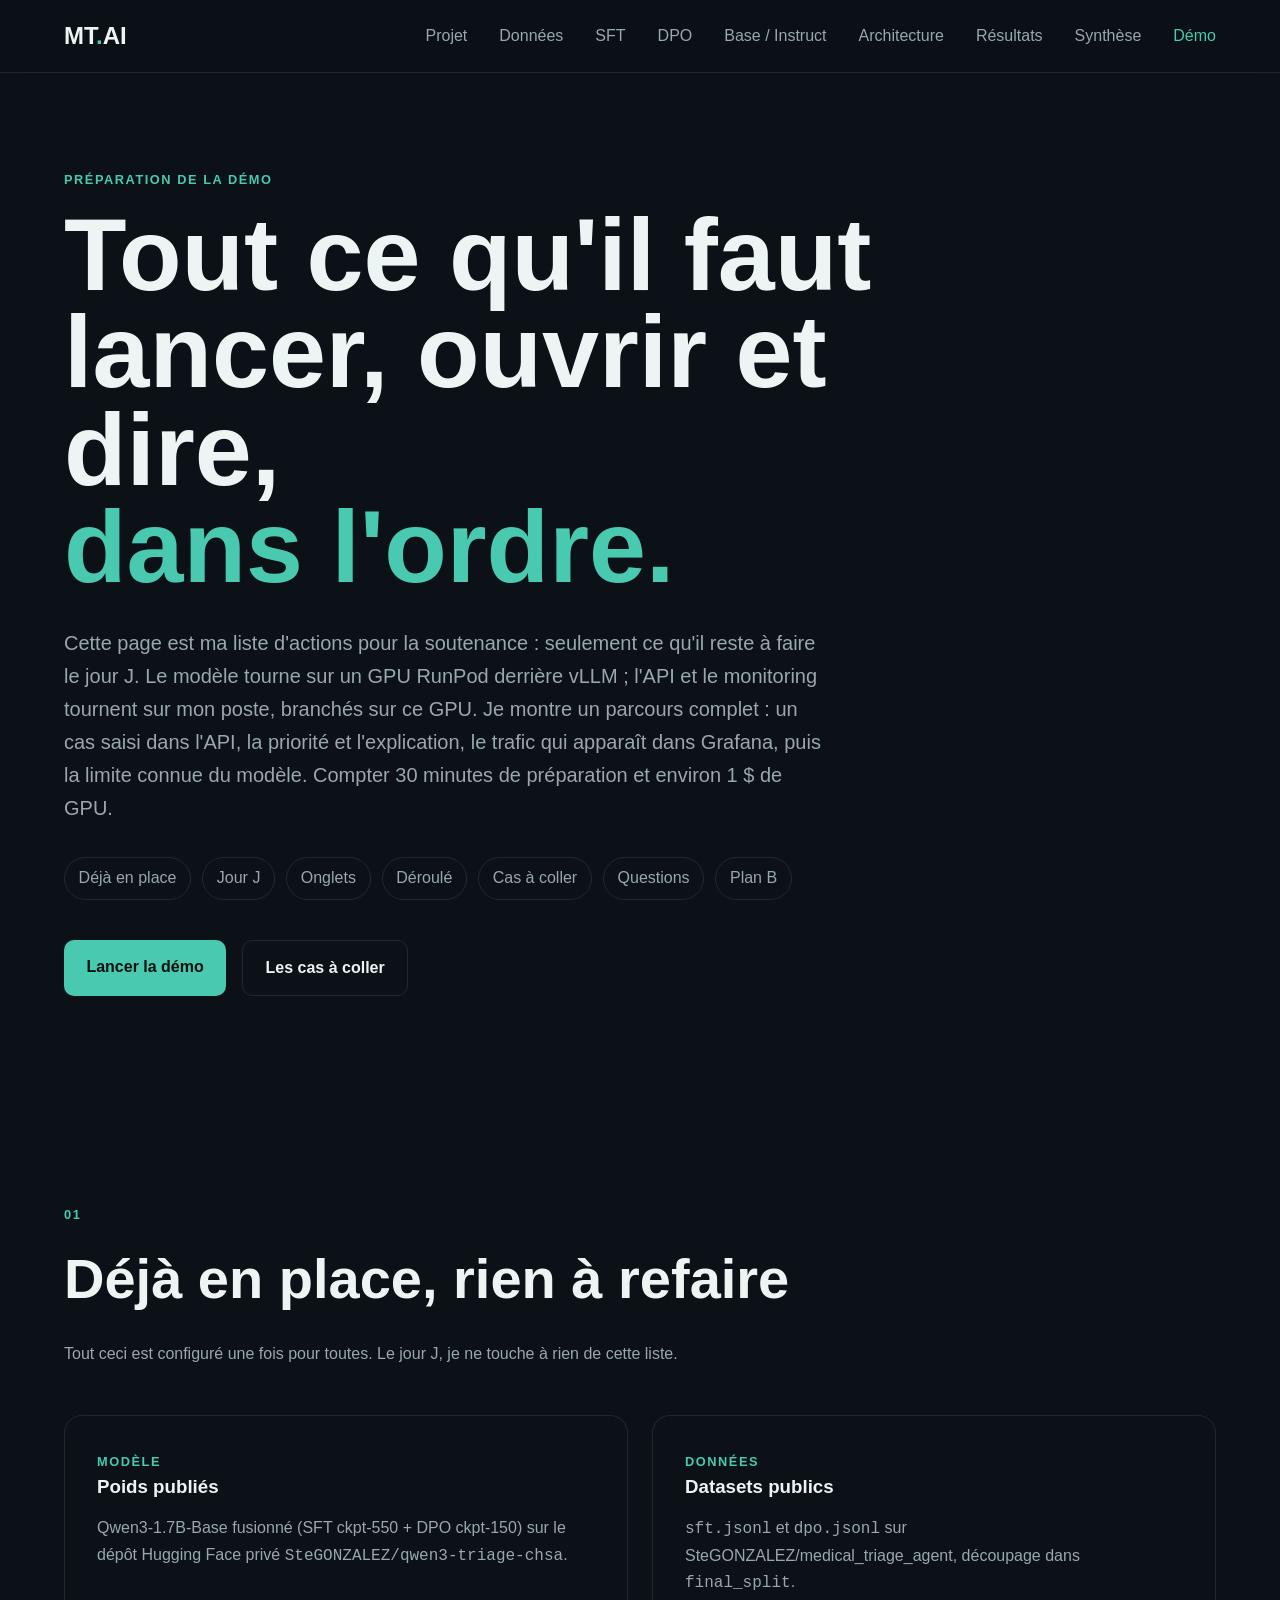
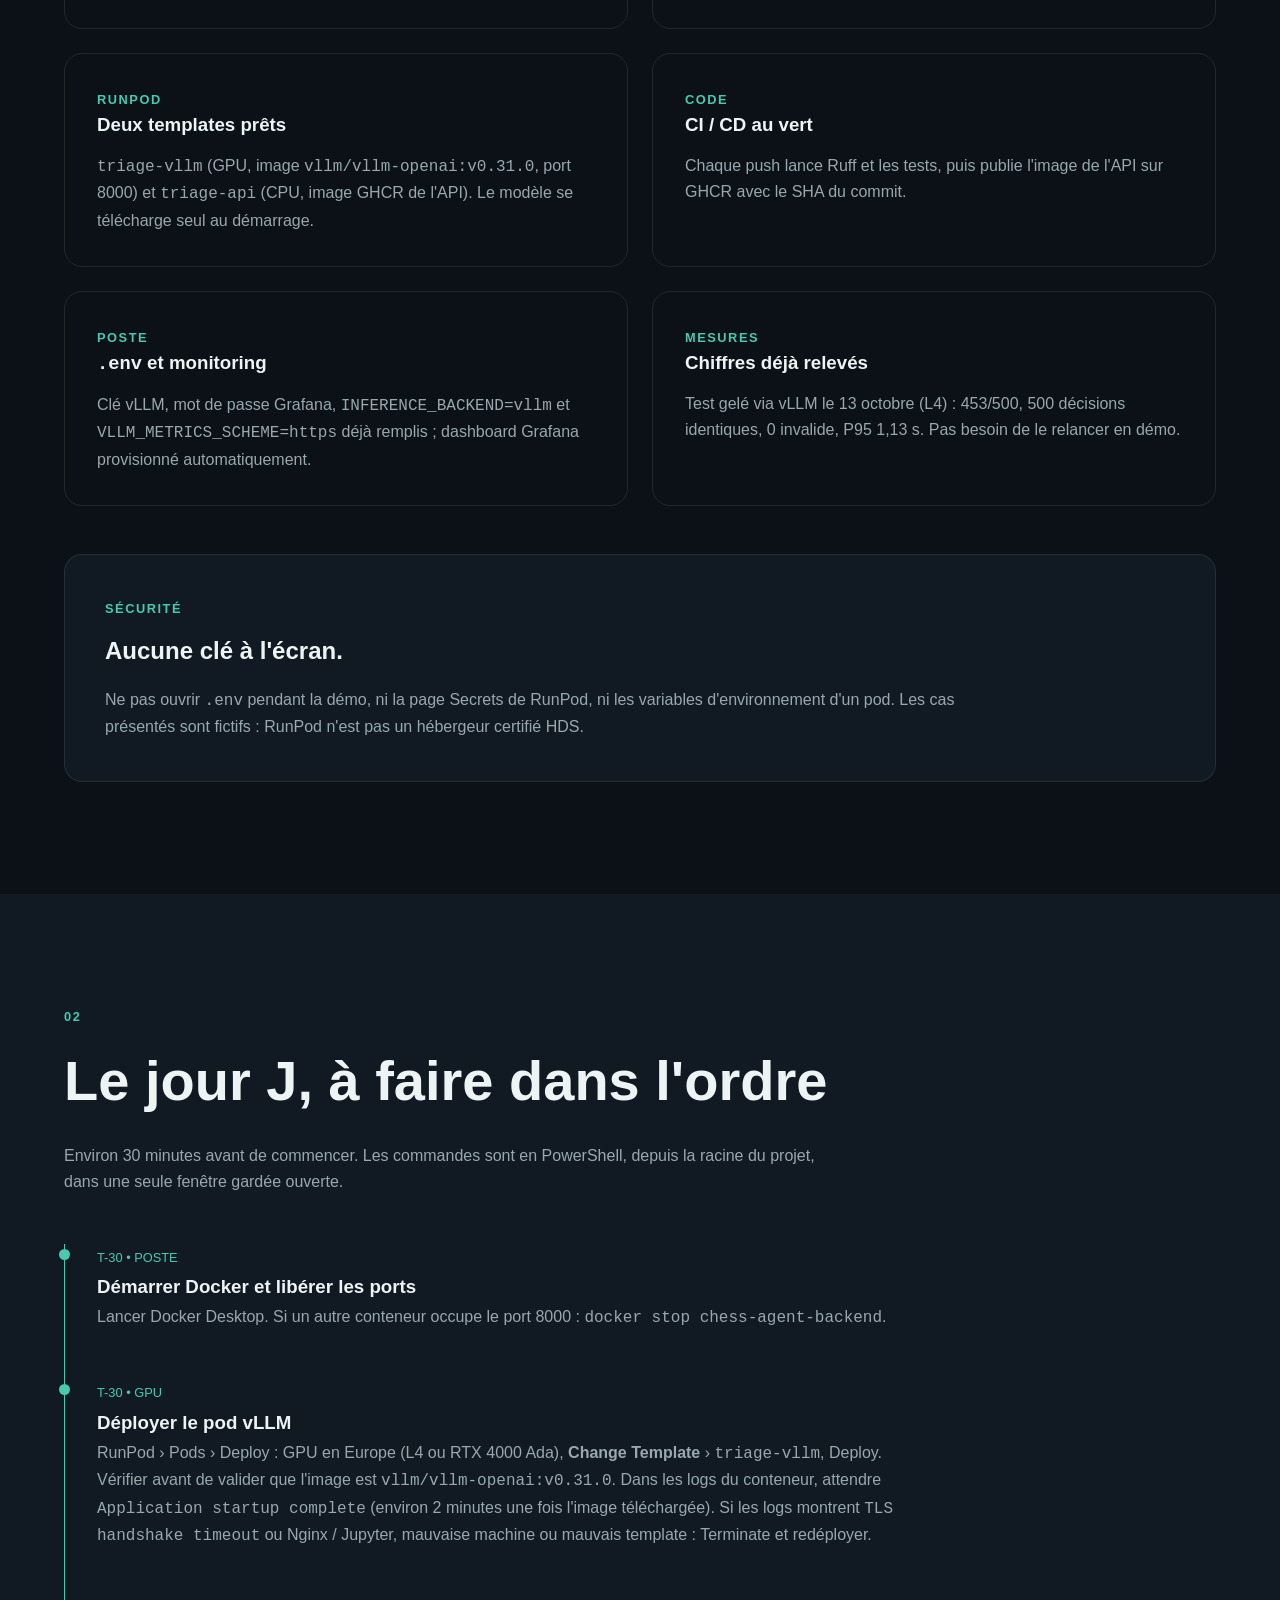
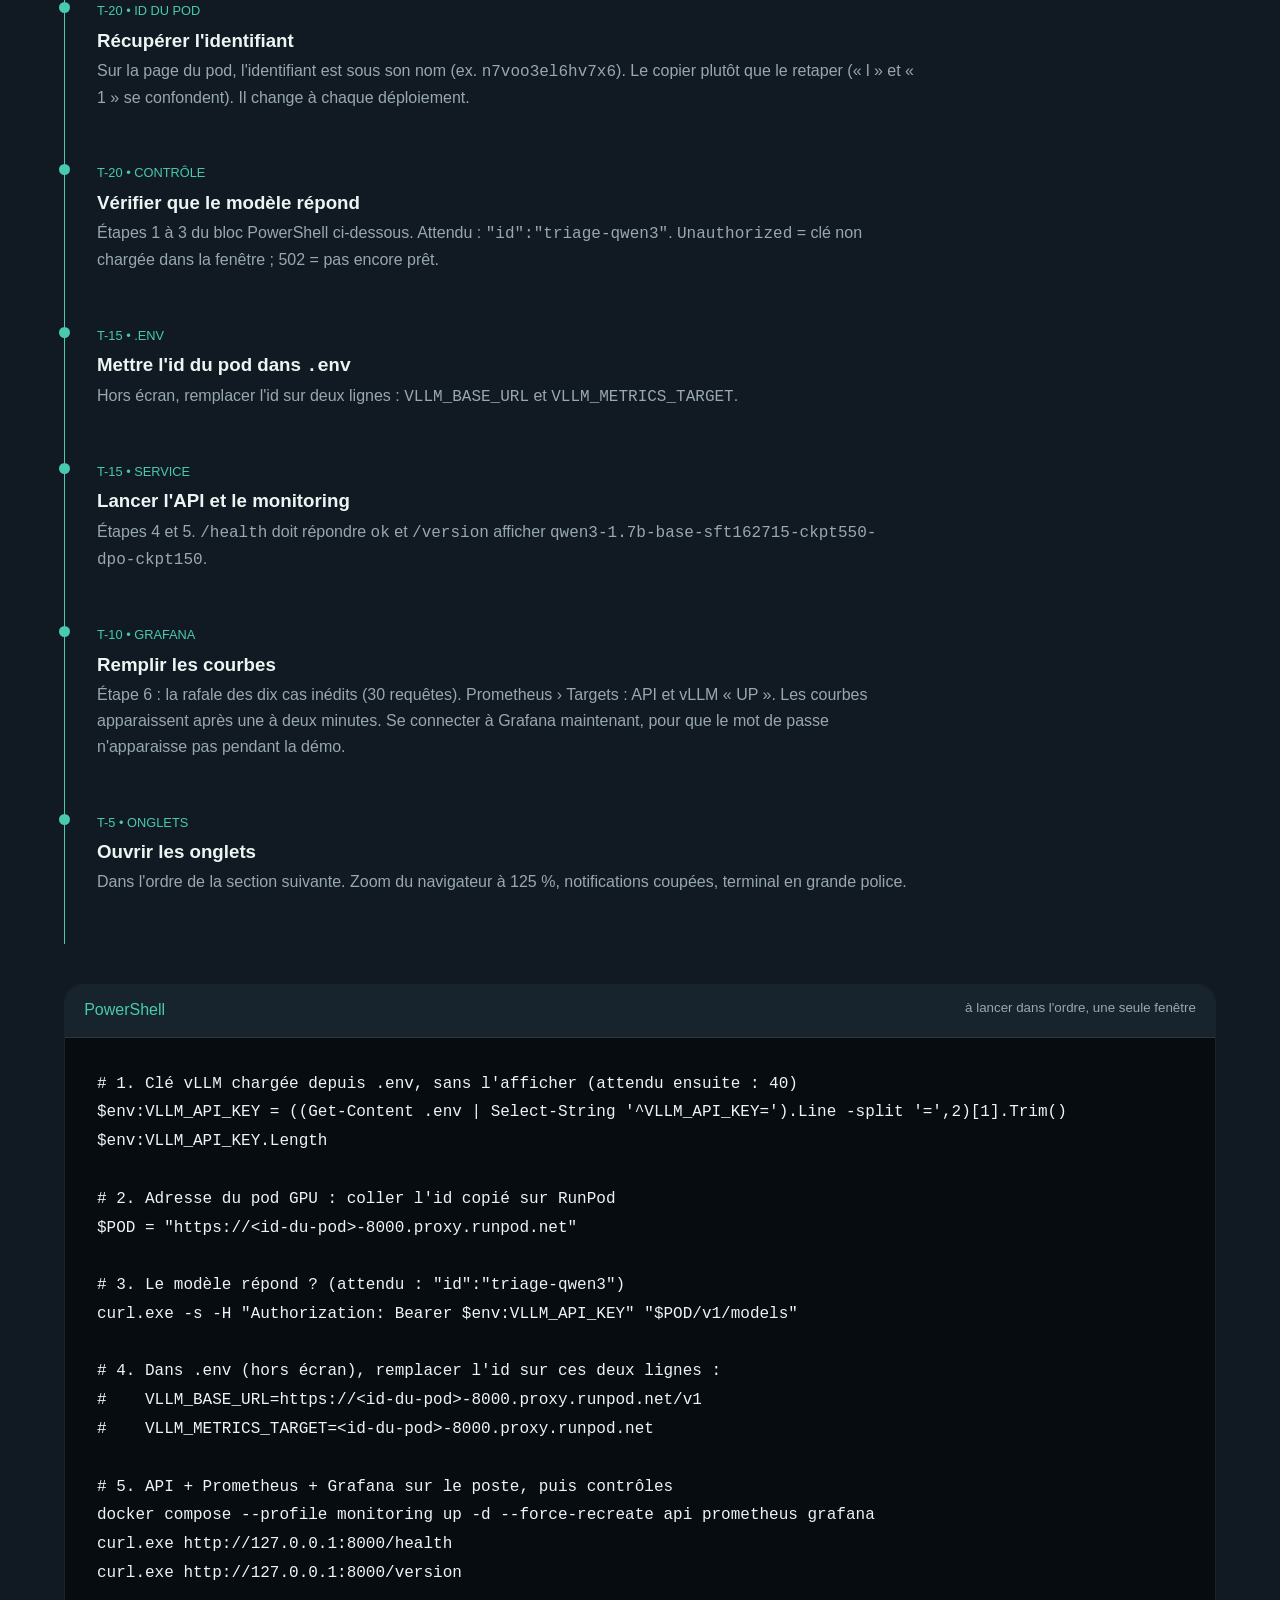
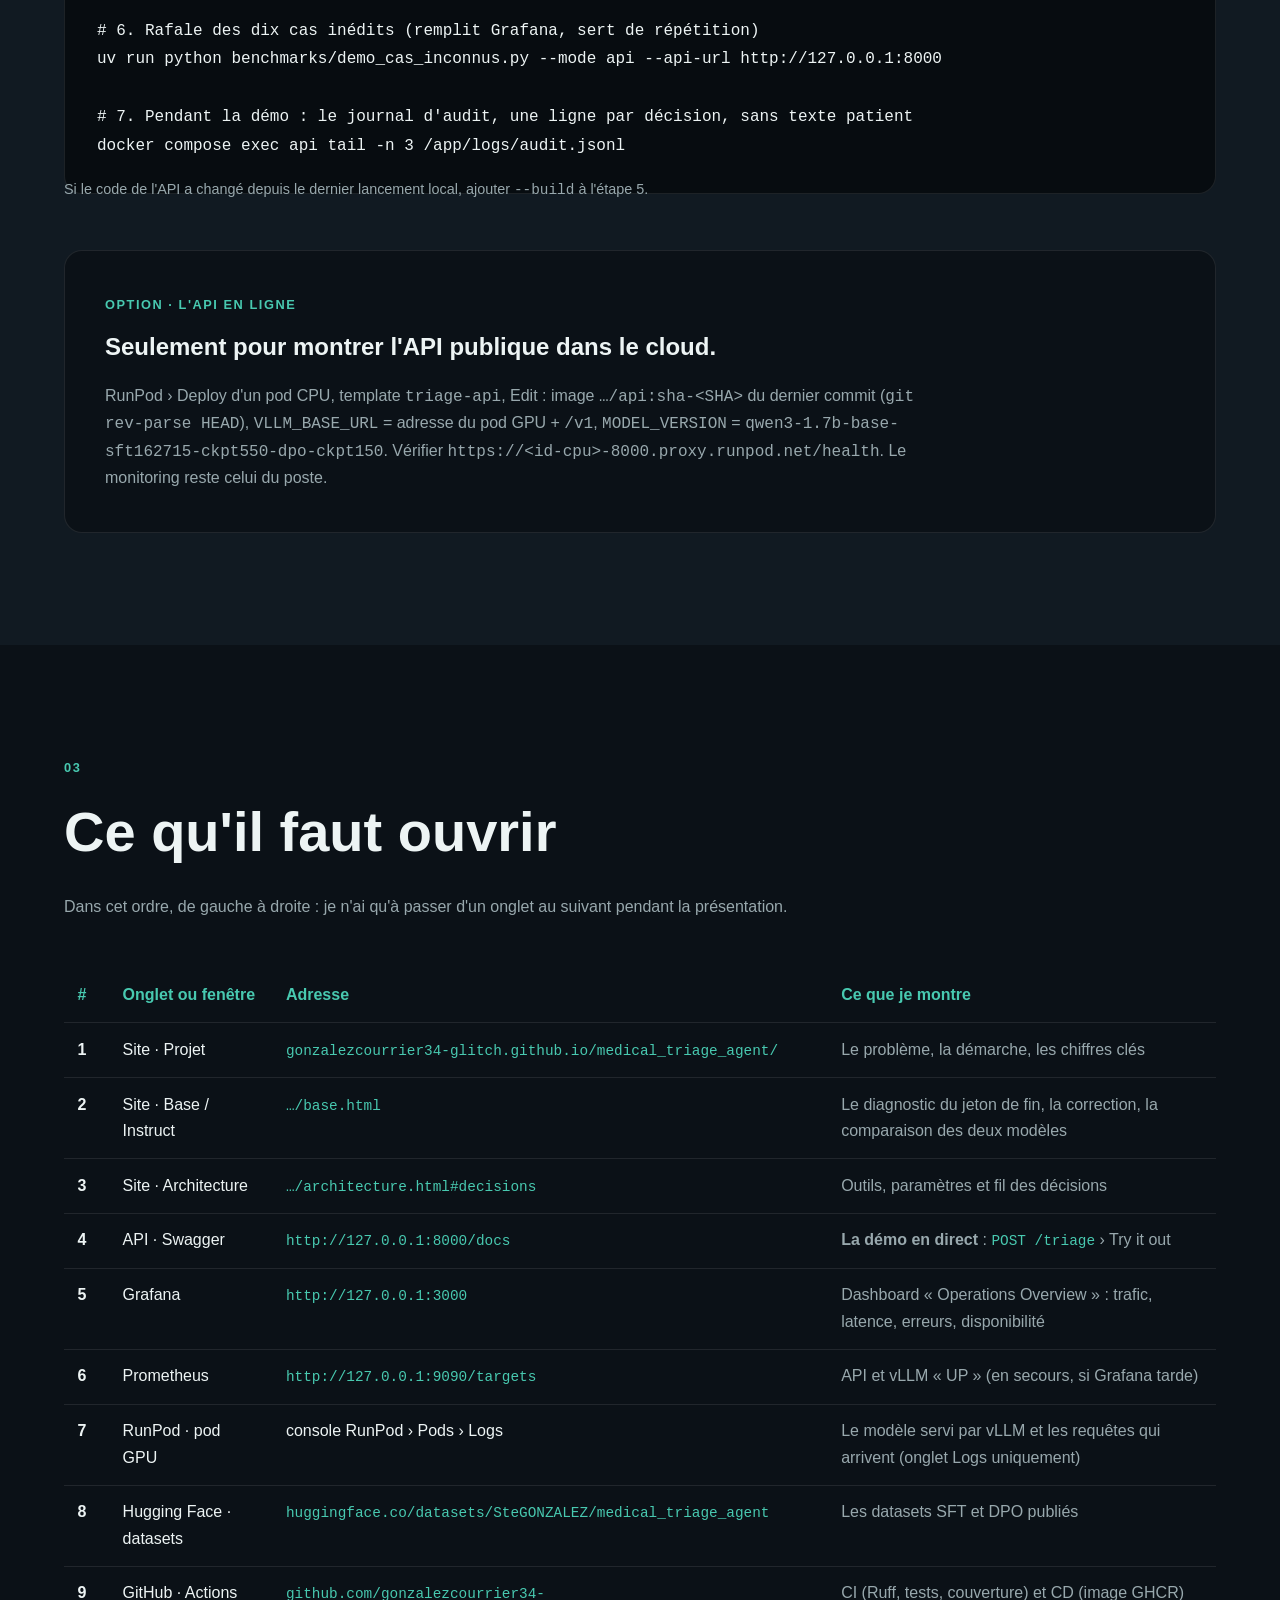
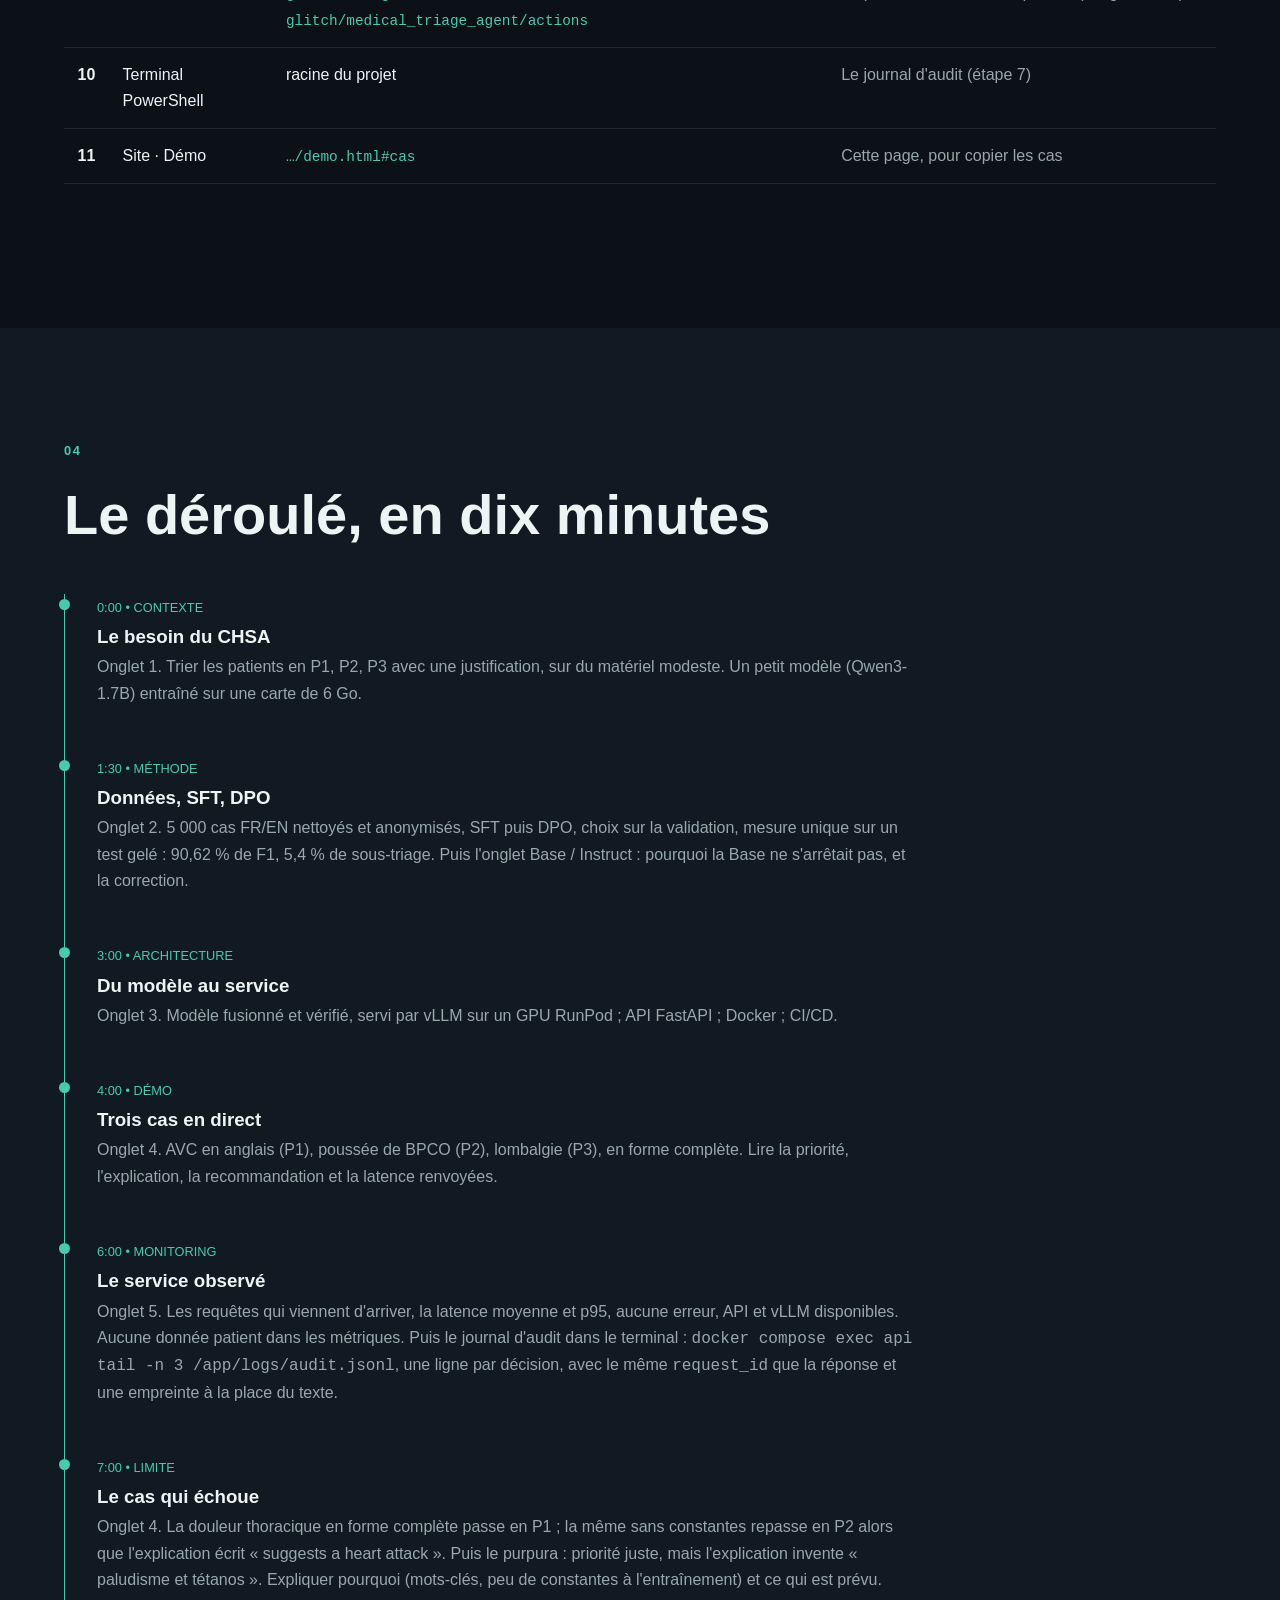
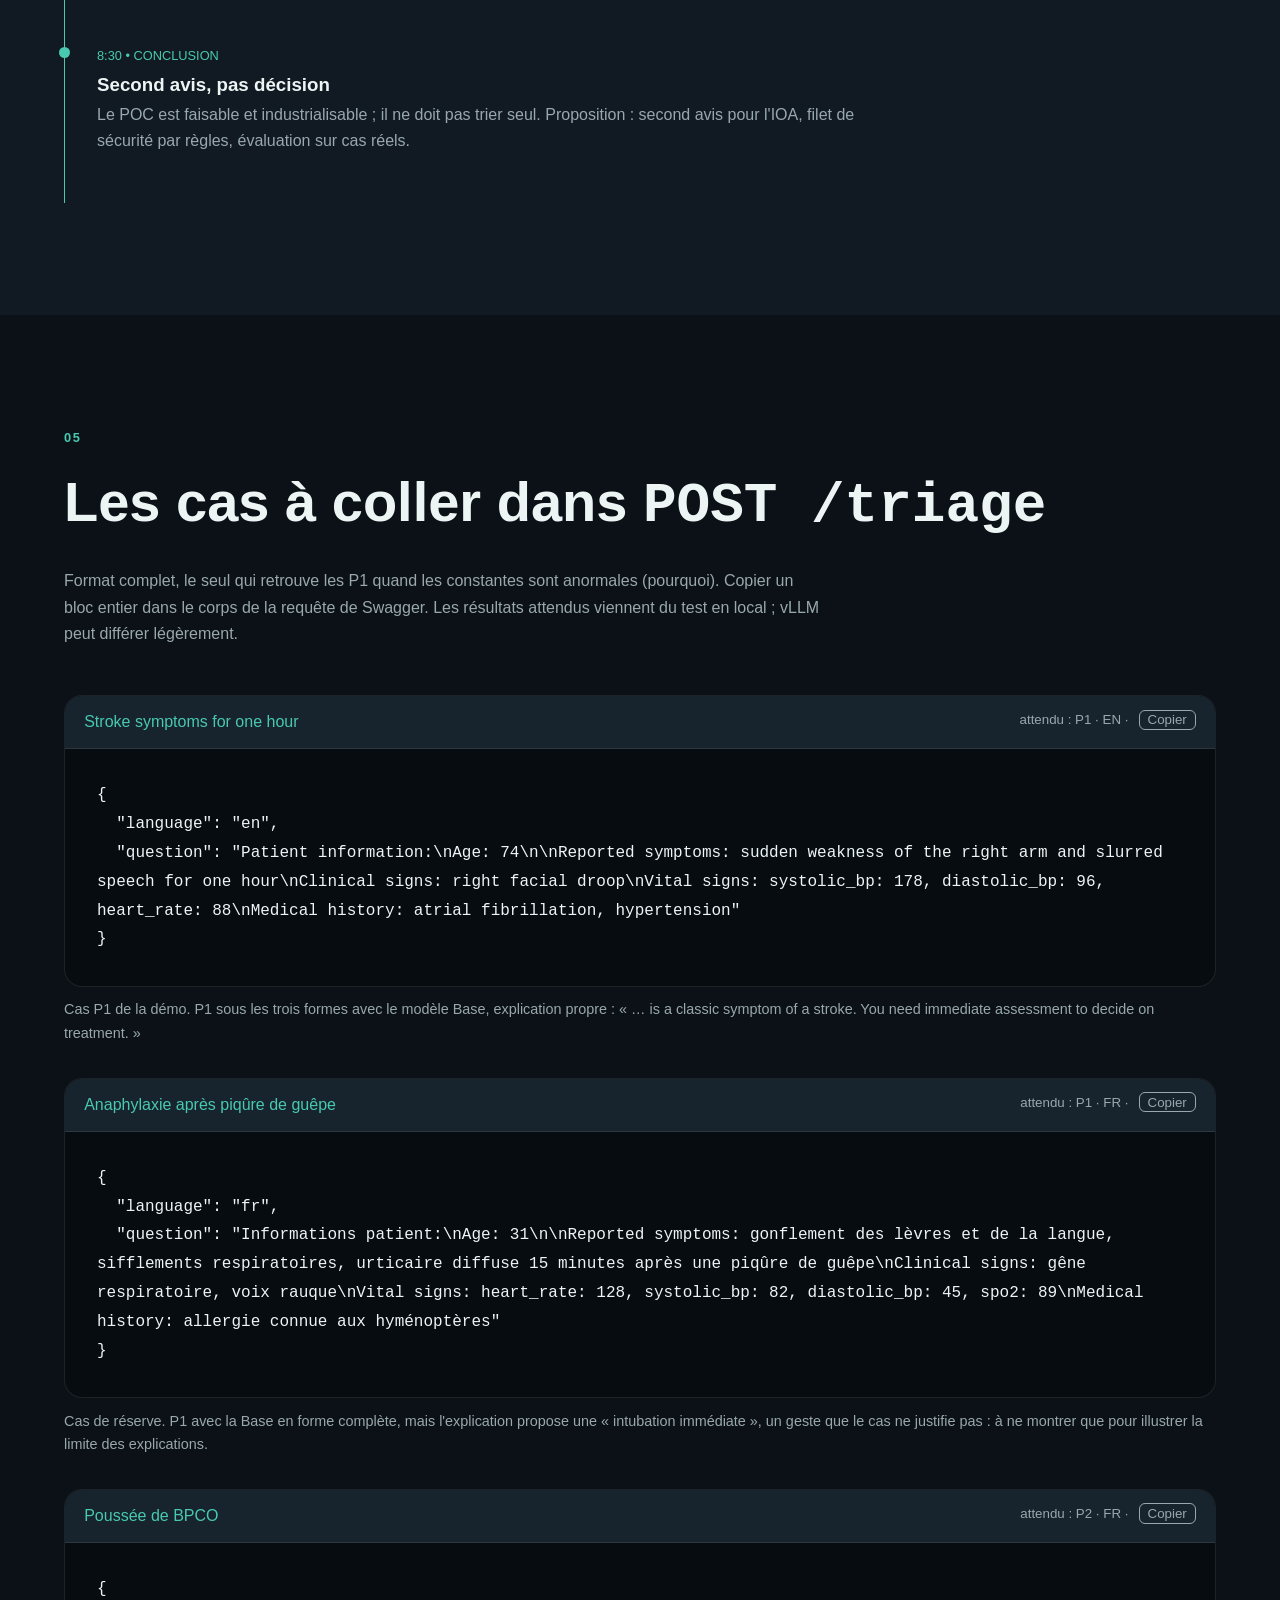
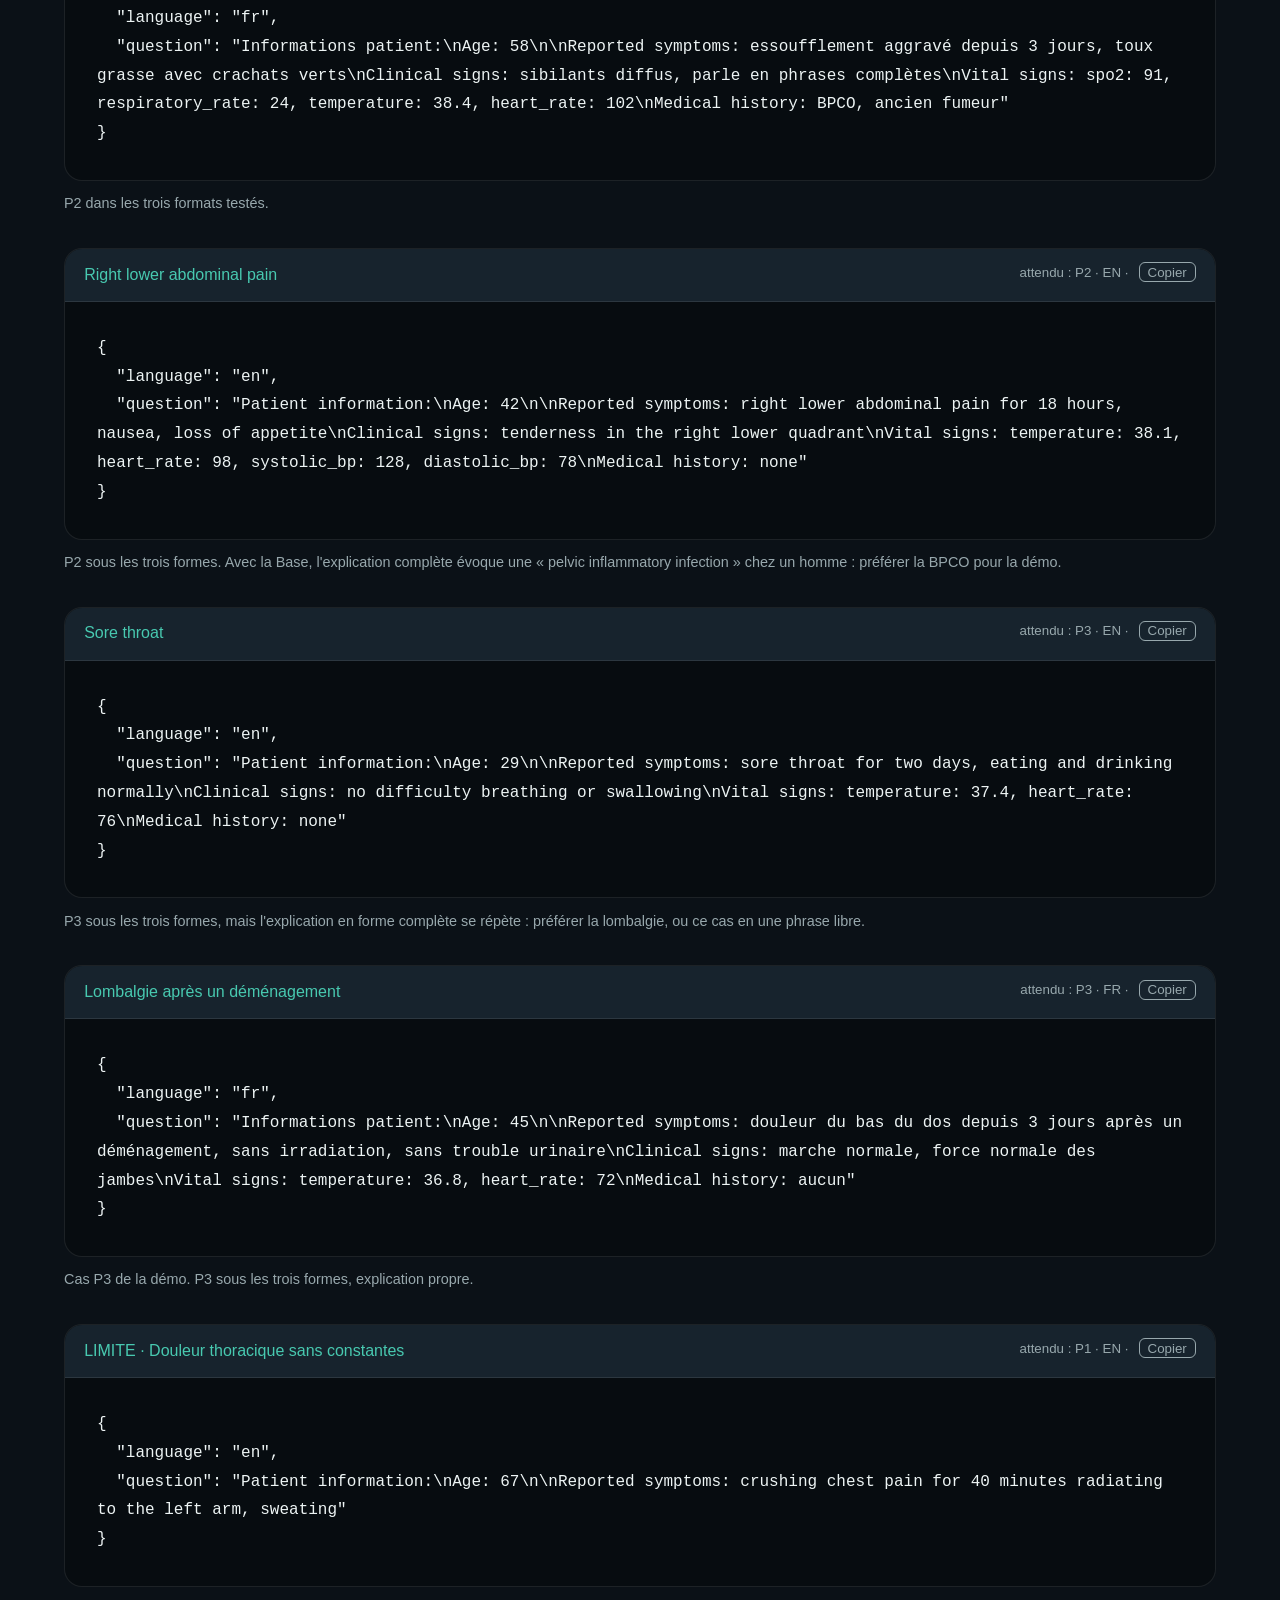
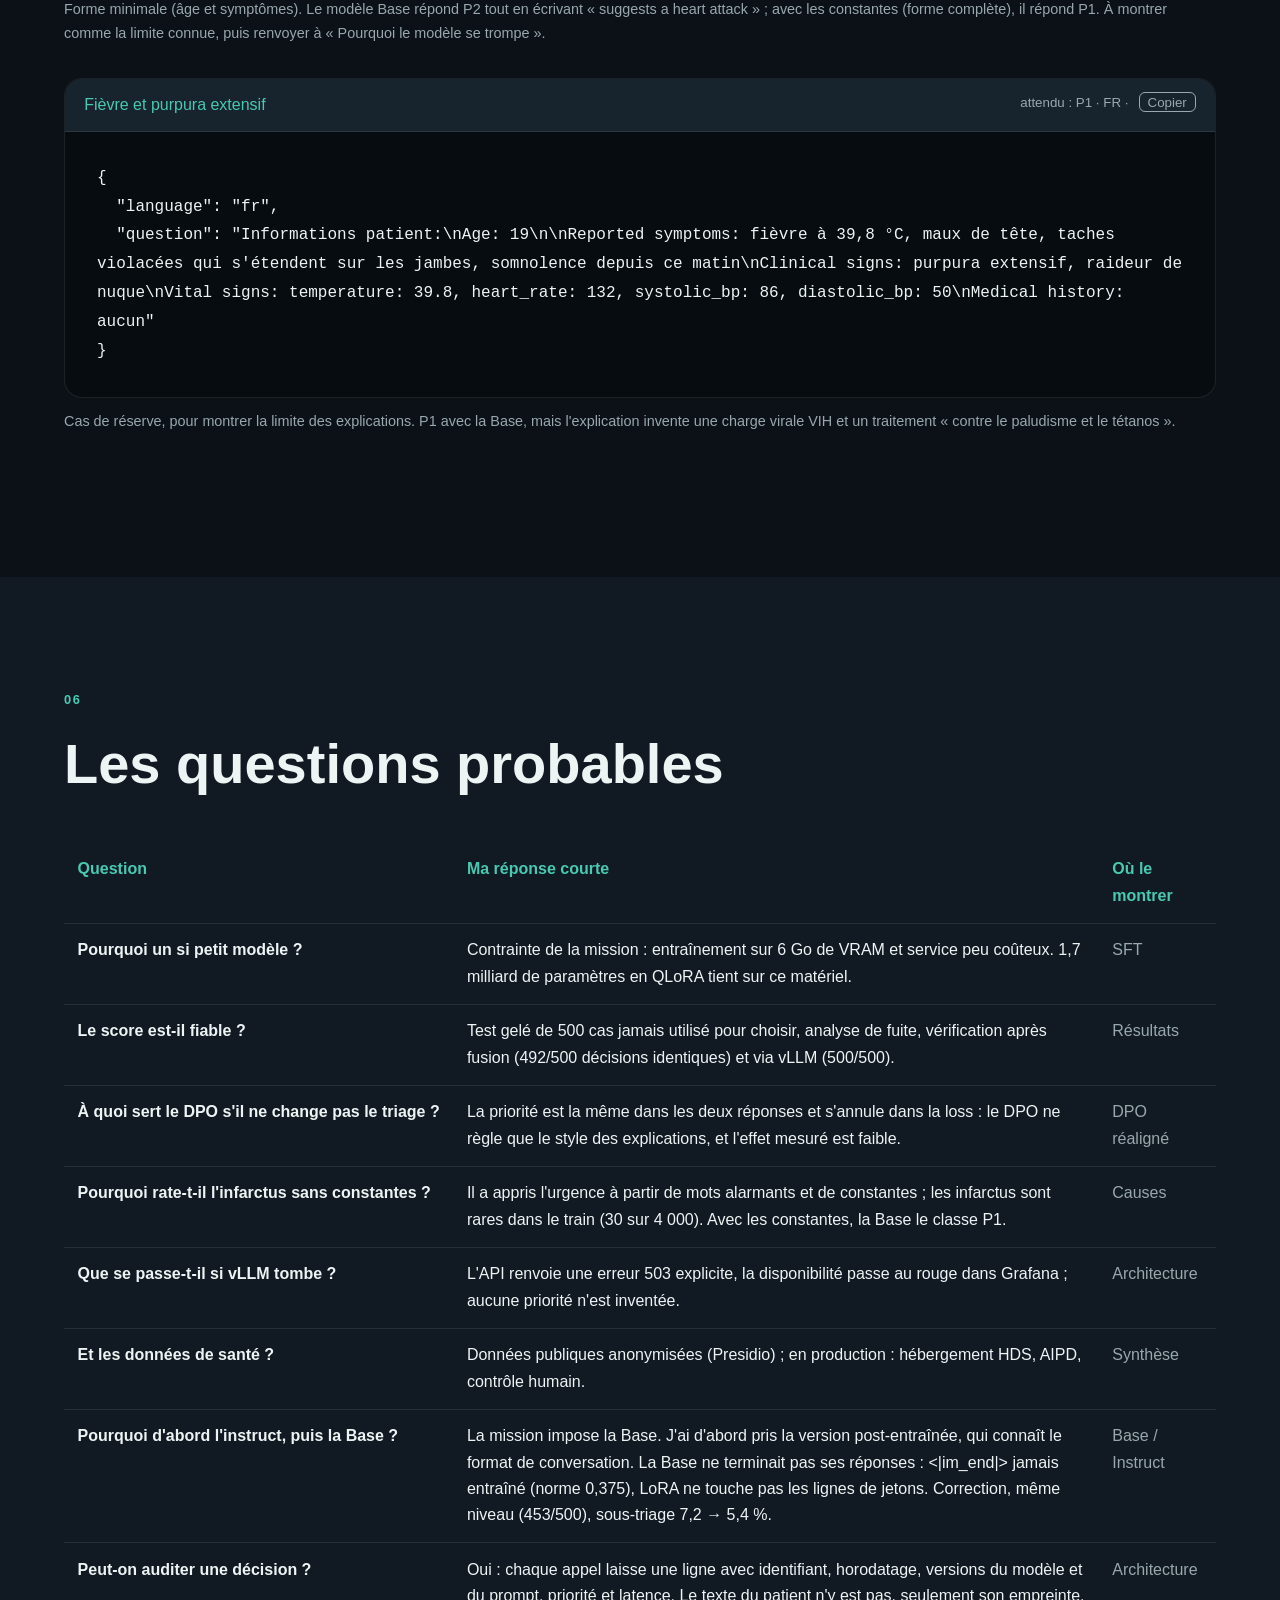
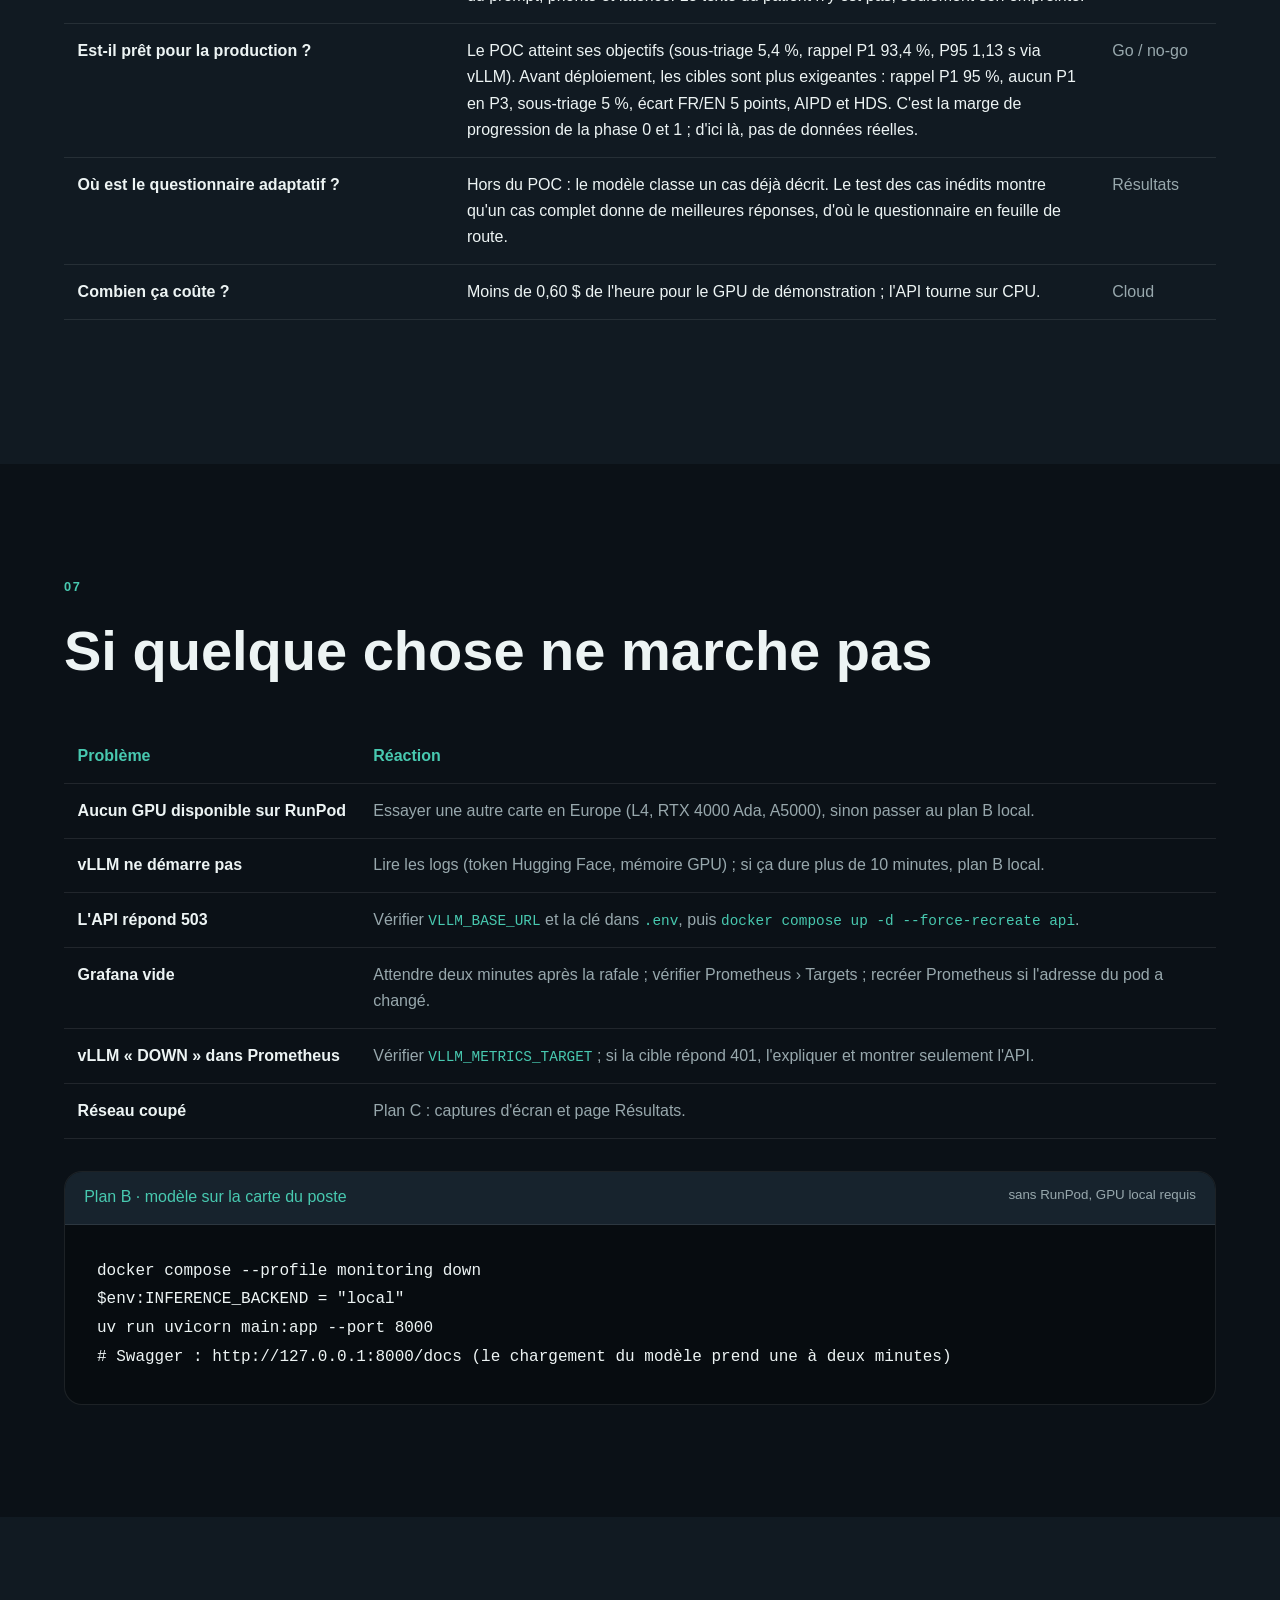
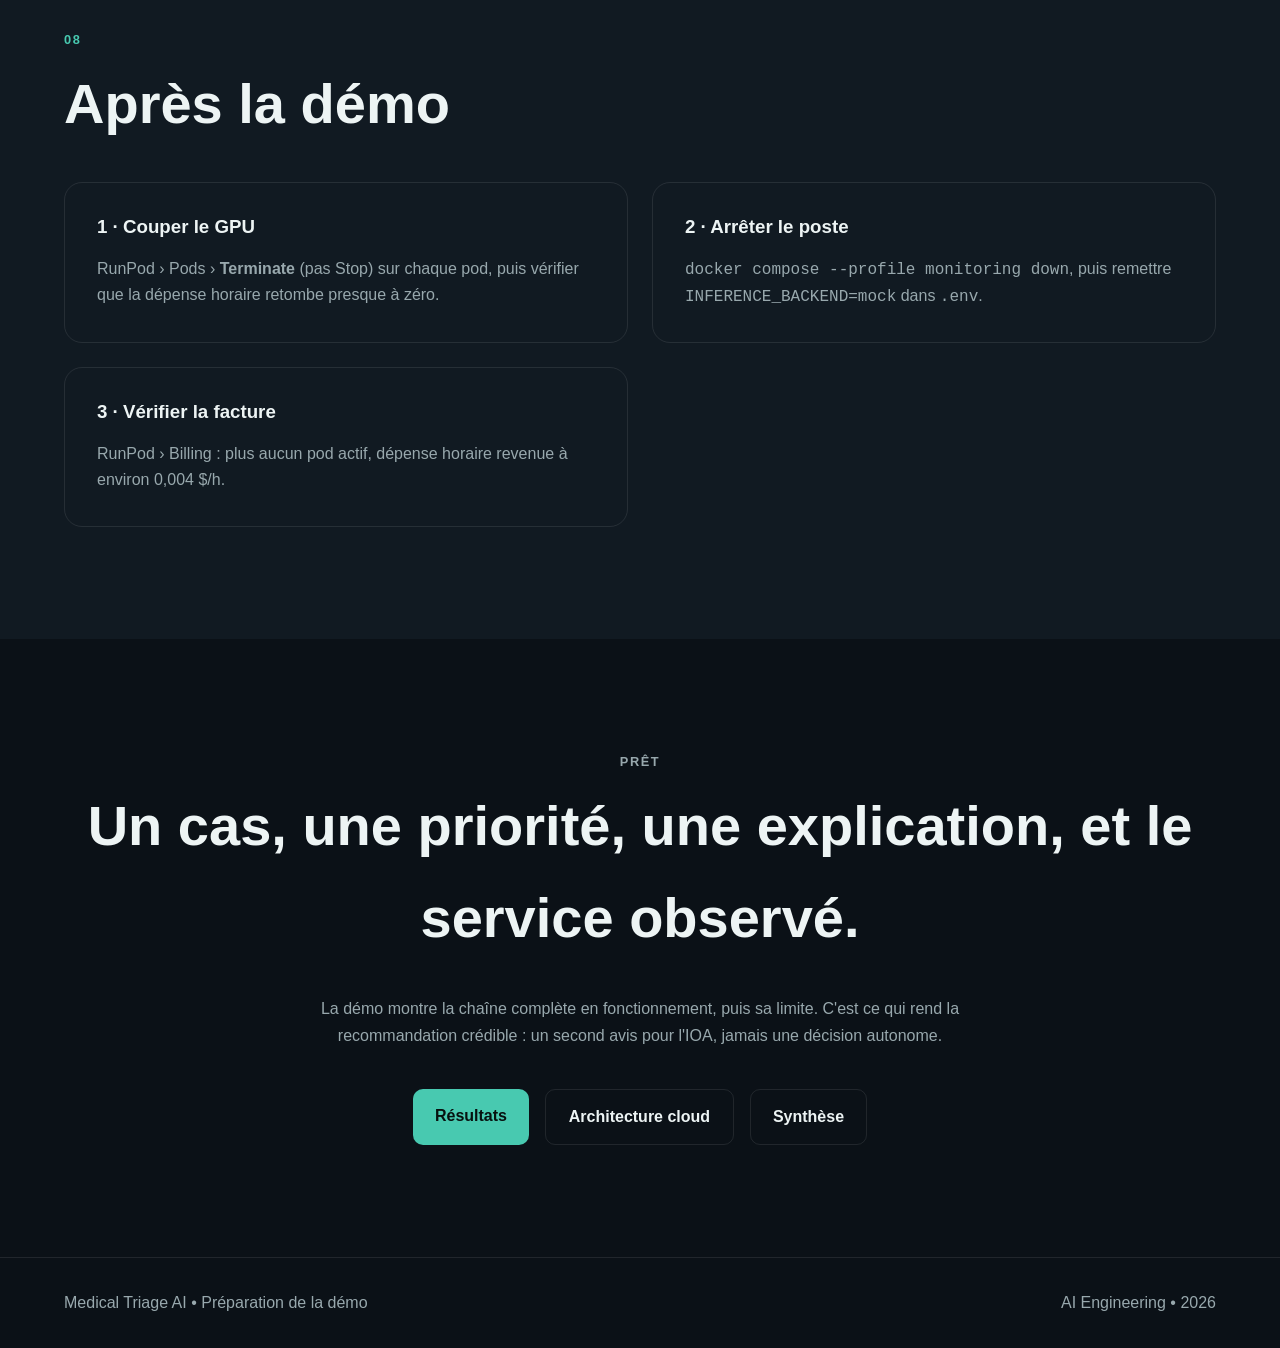
<file: docs/demo.html>
<!DOCTYPE html>
<html lang="fr">
<head>
<meta charset="utf-8"/>
<meta content="width=device-width, initial-scale=1.0" name="viewport"/>
<title>Préparation de la démo | Medical Triage AI</title>
<meta content="Checklist de préparation, lancement du service cloud et du monitoring, onglets à ouvrir, déroulé, cas à coller, questions probables et plan de secours pour la démonstration." name="description"/>
<link href="css/style.css" rel="stylesheet"/>
</head>
<body>
<header class="header">
<nav class="nav container">
<a class="logo" href="index.html">MT<span>.</span>AI</a>
<div class="nav-links"><a href="index.html">Projet</a><a href="data.html">Données</a><a href="experiments.html">SFT</a><a href="dpo.html">DPO</a><a href="base.html">Base / Instruct</a><a href="architecture.html">Architecture</a><a href="resultats.html">Résultats</a><a href="synthese.html">Synthèse</a><a class="active" href="demo.html">Démo</a></div>
</nav>
</header>
<main>

<!-- HERO -->
<section class="hero project-hero">
<div class="container hero-content">
<p class="eyebrow">PRÉPARATION DE LA DÉMO</p>
<h1>Tout ce qu'il faut lancer, ouvrir et dire,<span>dans l'ordre.</span></h1>
<p class="hero-text">
Cette page est ma liste d'actions pour la soutenance : seulement ce qu'il reste à faire le jour J. Le modèle tourne sur un GPU RunPod derrière vLLM ; l'API et le monitoring
tournent sur mon poste, branchés sur ce GPU. Je montre un parcours complet : un cas saisi dans l'API, la priorité et l'explication,
le trafic qui apparaît dans Grafana, puis la limite connue du modèle. Compter 30 minutes de préparation et environ 1 $ de GPU.
</p>
<div class="hero-tags">
<span>Déjà en place</span><span>Jour J</span><span>Onglets</span><span>Déroulé</span><span>Cas à coller</span><span>Questions</span><span>Plan B</span>
</div>
<div class="hero-actions">
<a class="button primary" href="#lancement">Lancer la démo</a>
<a class="button secondary" href="#cas">Les cas à coller</a>
</div>
</div>
</section>

<!-- 01 DÉJÀ EN PLACE -->
<section class="section">
<div class="container">
<p class="section-number">01</p>
<h2>Déjà en place, rien à refaire</h2>
<p class="section-intro">Tout ceci est configuré une fois pour toutes. Le jour J, je ne touche à rien de cette liste.</p>
<div class="reflection-grid">
<div class="reflection-card"><span class="eyebrow">MODÈLE</span><h3>Poids publiés</h3><p>Qwen3-1.7B-Base fusionné (SFT ckpt-550 + DPO ckpt-150) sur le dépôt Hugging Face privé <code>SteGONZALEZ/qwen3-triage-chsa</code>.</p></div>
<div class="reflection-card"><span class="eyebrow">DONNÉES</span><h3>Datasets publics</h3><p><code>sft.jsonl</code> et <code>dpo.jsonl</code> sur <a href="https://huggingface.co/datasets/SteGONZALEZ/medical_triage_agent">SteGONZALEZ/medical_triage_agent</a>, découpage dans <code>final_split</code>.</p></div>
<div class="reflection-card"><span class="eyebrow">RUNPOD</span><h3>Deux templates prêts</h3><p><code>triage-vllm</code> (GPU, image <code>vllm/vllm-openai:v0.31.0</code>, port 8000) et <code>triage-api</code> (CPU, image GHCR de l'API). Le modèle se télécharge seul au démarrage.</p></div>
<div class="reflection-card"><span class="eyebrow">CODE</span><h3>CI / CD au vert</h3><p>Chaque push lance Ruff et les tests, puis publie l'image de l'API sur GHCR avec le SHA du commit.</p></div>
<div class="reflection-card"><span class="eyebrow">POSTE</span><h3><code>.env</code> et monitoring</h3><p>Clé vLLM, mot de passe Grafana, <code>INFERENCE_BACKEND=vllm</code> et <code>VLLM_METRICS_SCHEME=https</code> déjà remplis ; dashboard Grafana provisionné automatiquement.</p></div>
<div class="reflection-card"><span class="eyebrow">MESURES</span><h3>Chiffres déjà relevés</h3><p>Test gelé via vLLM le 13 octobre (L4) : 453/500, 500 décisions identiques, 0 invalide, P95 1,13 s. Pas besoin de le relancer en démo.</p></div>
</div>
<div class="callout subtle">
<span class="eyebrow">SÉCURITÉ</span>
<strong>Aucune clé à l'écran.</strong>
<p>Ne pas ouvrir <code>.env</code> pendant la démo, ni la page Secrets de RunPod, ni les variables d'environnement d'un pod. Les cas présentés sont fictifs : RunPod n'est pas un hébergeur certifié HDS.</p>
</div>
</div>
</section>

<!-- 02 LE JOUR J -->
<section class="section section-alt" id="lancement">
<div class="container">
<p class="section-number">02</p>
<h2>Le jour J, à faire dans l'ordre</h2>
<p class="section-intro">Environ 30 minutes avant de commencer. Les commandes sont en PowerShell, depuis la racine du projet, dans une seule fenêtre gardée ouverte.</p>
<div class="timeline">
<div class="timeline-item"><span>T-30 • Poste</span><h3>Démarrer Docker et libérer les ports</h3><p>Lancer Docker Desktop. Si un autre conteneur occupe le port 8000 : <code>docker stop chess-agent-backend</code>.</p></div>
<div class="timeline-item"><span>T-30 • GPU</span><h3>Déployer le pod vLLM</h3><p>RunPod › Pods › Deploy : GPU en Europe (L4 ou RTX 4000 Ada), <strong>Change Template</strong> › <code>triage-vllm</code>, Deploy. Vérifier avant de valider que l'image est <code>vllm/vllm-openai:v0.31.0</code>. Dans les logs du conteneur, attendre <code>Application startup complete</code> (environ 2 minutes une fois l'image téléchargée). Si les logs montrent <code>TLS handshake timeout</code> ou Nginx / Jupyter, mauvaise machine ou mauvais template : Terminate et redéployer.</p></div>
<div class="timeline-item"><span>T-20 • Id du pod</span><h3>Récupérer l'identifiant</h3><p>Sur la page du pod, l'identifiant est sous son nom (ex. <code>n7voo3el6hv7x6</code>). Le copier plutôt que le retaper (« l » et « 1 » se confondent). Il change à chaque déploiement.</p></div>
<div class="timeline-item"><span>T-20 • Contrôle</span><h3>Vérifier que le modèle répond</h3><p>Étapes 1 à 3 du bloc PowerShell ci-dessous. Attendu : <code>"id":"triage-qwen3"</code>. <code>Unauthorized</code> = clé non chargée dans la fenêtre ; 502 = pas encore prêt.</p></div>
<div class="timeline-item"><span>T-15 • .env</span><h3>Mettre l'id du pod dans <code>.env</code></h3><p>Hors écran, remplacer l'id sur deux lignes : <code>VLLM_BASE_URL</code> et <code>VLLM_METRICS_TARGET</code>.</p></div>
<div class="timeline-item"><span>T-15 • Service</span><h3>Lancer l'API et le monitoring</h3><p>Étapes 4 et 5. <code>/health</code> doit répondre <code>ok</code> et <code>/version</code> afficher <code>qwen3-1.7b-base-sft162715-ckpt550-dpo-ckpt150</code>.</p></div>
<div class="timeline-item"><span>T-10 • Grafana</span><h3>Remplir les courbes</h3><p>Étape 6 : la rafale des dix cas inédits (30 requêtes). Prometheus › Targets : API et vLLM « UP ». Les courbes apparaissent après une à deux minutes. Se connecter à Grafana maintenant, pour que le mot de passe n'apparaisse pas pendant la démo.</p></div>
<div class="timeline-item"><span>T-5 • Onglets</span><h3>Ouvrir les onglets</h3><p>Dans l'ordre de la section suivante. Zoom du navigateur à 125 %, notifications coupées, terminal en grande police.</p></div>
</div>
<div class="code-panel" style="margin-top:2.5rem">
<div class="code-panel-header"><span>PowerShell</span><small>à lancer dans l'ordre, une seule fenêtre</small></div>
<pre style="white-space:pre-wrap;word-break:break-word"><code># 1. Clé vLLM chargée depuis .env, sans l'afficher (attendu ensuite : 40)
$env:VLLM_API_KEY = ((Get-Content .env | Select-String '^VLLM_API_KEY=').Line -split '=',2)[1].Trim()
$env:VLLM_API_KEY.Length

# 2. Adresse du pod GPU : coller l'id copié sur RunPod
$POD = "https://&lt;id-du-pod&gt;-8000.proxy.runpod.net"

# 3. Le modèle répond ? (attendu : "id":"triage-qwen3")
curl.exe -s -H "Authorization: Bearer $env:VLLM_API_KEY" "$POD/v1/models"

# 4. Dans .env (hors écran), remplacer l'id sur ces deux lignes :
#    VLLM_BASE_URL=https://&lt;id-du-pod&gt;-8000.proxy.runpod.net/v1
#    VLLM_METRICS_TARGET=&lt;id-du-pod&gt;-8000.proxy.runpod.net

# 5. API + Prometheus + Grafana sur le poste, puis contrôles
docker compose --profile monitoring up -d --force-recreate api prometheus grafana
curl.exe http://127.0.0.1:8000/health
curl.exe http://127.0.0.1:8000/version

# 6. Rafale des dix cas inédits (remplit Grafana, sert de répétition)
uv run python benchmarks/demo_cas_inconnus.py --mode api --api-url http://127.0.0.1:8000

# 7. Pendant la démo : le journal d'audit, une ligne par décision, sans texte patient
docker compose exec api tail -n 3 /app/logs/audit.jsonl</code></pre>
</div>
<p class="table-note">Si le code de l'API a changé depuis le dernier lancement local, ajouter <code>--build</code> à l'étape 5.</p>
<div class="callout subtle">
<span class="eyebrow">OPTION · L'API EN LIGNE</span>
<strong>Seulement pour montrer l'API publique dans le cloud.</strong>
<p>RunPod › Deploy d'un pod CPU, template <code>triage-api</code>, Edit : image <code>…/api:sha-&lt;SHA&gt;</code> du dernier commit (<code>git rev-parse HEAD</code>), <code>VLLM_BASE_URL</code> = adresse du pod GPU + <code>/v1</code>, <code>MODEL_VERSION</code> = <code>qwen3-1.7b-base-sft162715-ckpt550-dpo-ckpt150</code>. Vérifier <code>https://&lt;id-cpu&gt;-8000.proxy.runpod.net/health</code>. Le monitoring reste celui du poste.</p>
</div>
</div>
</section>

<!-- 03 ONGLETS -->
<section class="section" id="onglets">
<div class="container">
<p class="section-number">03</p>
<h2>Ce qu'il faut ouvrir</h2>
<p class="section-intro">Dans cet ordre, de gauche à droite : je n'ai qu'à passer d'un onglet au suivant pendant la présentation.</p>
<table class="story-table params-table">
<thead><tr><th>#</th><th>Onglet ou fenêtre</th><th>Adresse</th><th>Ce que je montre</th></tr></thead>
<tbody>
<tr><td>1</td><td>Site · Projet</td><td><code>gonzalezcourrier34-glitch.github.io/medical_triage_agent/</code></td><td>Le problème, la démarche, les chiffres clés</td></tr>
<tr><td>2</td><td>Site · Base / Instruct</td><td><code>…/base.html</code></td><td>Le diagnostic du jeton de fin, la correction, la comparaison des deux modèles</td></tr>
<tr><td>3</td><td>Site · Architecture</td><td><code>…/architecture.html#decisions</code></td><td>Outils, paramètres et fil des décisions</td></tr>
<tr><td>4</td><td>API · Swagger</td><td><code>http://127.0.0.1:8000/docs</code></td><td><strong>La démo en direct</strong> : <code>POST /triage</code> › Try it out</td></tr>
<tr><td>5</td><td>Grafana</td><td><code>http://127.0.0.1:3000</code></td><td>Dashboard « Operations Overview » : trafic, latence, erreurs, disponibilité</td></tr>
<tr><td>6</td><td>Prometheus</td><td><code>http://127.0.0.1:9090/targets</code></td><td>API et vLLM « UP » (en secours, si Grafana tarde)</td></tr>
<tr><td>7</td><td>RunPod · pod GPU</td><td>console RunPod › Pods › Logs</td><td>Le modèle servi par vLLM et les requêtes qui arrivent (onglet Logs uniquement)</td></tr>
<tr><td>8</td><td>Hugging Face · datasets</td><td><code>huggingface.co/datasets/SteGONZALEZ/medical_triage_agent</code></td><td>Les datasets SFT et DPO publiés</td></tr>
<tr><td>9</td><td>GitHub · Actions</td><td><code>github.com/gonzalezcourrier34-glitch/medical_triage_agent/actions</code></td><td>CI (Ruff, tests, couverture) et CD (image GHCR)</td></tr>
<tr><td>10</td><td>Terminal PowerShell</td><td>racine du projet</td><td>Le journal d'audit (étape 7)</td></tr>
<tr><td>11</td><td>Site · Démo</td><td><code>…/demo.html#cas</code></td><td>Cette page, pour copier les cas</td></tr>
</tbody>
</table>
</div>
</section>

<!-- 04 DÉROULÉ -->
<section class="section section-alt" id="deroule">
<div class="container">
<p class="section-number">04</p>
<h2>Le déroulé, en dix minutes</h2>
<div class="timeline">
<div class="timeline-item"><span>0:00 • Contexte</span><h3>Le besoin du CHSA</h3><p>Onglet 1. Trier les patients en P1, P2, P3 avec une justification, sur du matériel modeste. Un petit modèle (Qwen3-1.7B) entraîné sur une carte de 6 Go.</p></div>
<div class="timeline-item"><span>1:30 • Méthode</span><h3>Données, SFT, DPO</h3><p>Onglet 2. 5 000 cas FR/EN nettoyés et anonymisés, SFT puis DPO, choix sur la validation, mesure unique sur un test gelé : 90,62 % de F1, 5,4 % de sous-triage. Puis l'onglet Base / Instruct : pourquoi la Base ne s'arrêtait pas, et la correction.</p></div>
<div class="timeline-item"><span>3:00 • Architecture</span><h3>Du modèle au service</h3><p>Onglet 3. Modèle fusionné et vérifié, servi par vLLM sur un GPU RunPod ; API FastAPI ; Docker ; CI/CD.</p></div>
<div class="timeline-item"><span>4:00 • Démo</span><h3>Trois cas en direct</h3><p>Onglet 4. AVC en anglais (P1), poussée de BPCO (P2), lombalgie (P3), en forme complète. Lire la priorité, l'explication, la recommandation et la latence renvoyées.</p></div>
<div class="timeline-item"><span>6:00 • Monitoring</span><h3>Le service observé</h3><p>Onglet 5. Les requêtes qui viennent d'arriver, la latence moyenne et p95, aucune erreur, API et vLLM disponibles. Aucune donnée patient dans les métriques. Puis le journal d'audit dans le terminal : <code>docker compose exec api tail -n 3 /app/logs/audit.jsonl</code>, une ligne par décision, avec le même <code>request_id</code> que la réponse et une empreinte à la place du texte.</p></div>
<div class="timeline-item"><span>7:00 • Limite</span><h3>Le cas qui échoue</h3><p>Onglet 4. La douleur thoracique en forme complète passe en P1 ; la même sans constantes repasse en P2 alors que l'explication écrit « suggests a heart attack ». Puis le purpura : priorité juste, mais l'explication invente « paludisme et tétanos ». Expliquer pourquoi (mots-clés, peu de constantes à l'entraînement) et ce qui est prévu.</p></div>
<div class="timeline-item"><span>8:30 • Conclusion</span><h3>Second avis, pas décision</h3><p>Le POC est faisable et industrialisable ; il ne doit pas trier seul. Proposition : second avis pour l'IOA, filet de sécurité par règles, évaluation sur cas réels.</p></div>
</div>
</div>
</section>

<!-- 05 CAS -->
<section class="section" id="cas">
<div class="container">
<p class="section-number">05</p>
<h2>Les cas à coller dans <code>POST /triage</code></h2>
<p class="section-intro">Format complet, le seul qui retrouve les P1 quand les constantes sont anormales (<a href="resultats.html#format">pourquoi</a>). Copier un bloc entier dans le corps de la requête de Swagger. Les résultats attendus viennent du test en local ; vLLM peut différer légèrement.</p>
<div class="code-panel" style="margin-bottom:1.5rem">
<div class="code-panel-header"><span>Stroke symptoms for one hour</span><small>attendu : P1 · EN · <button class="copy-btn" type="button" style="background:none;border:1px solid currentColor;border-radius:6px;color:inherit;cursor:pointer;padding:0.1rem 0.5rem;margin-left:0.4rem">Copier</button></small></div>
<pre style="white-space:pre-wrap;word-break:break-word"><code>{
  &quot;language&quot;: &quot;en&quot;,
  &quot;question&quot;: &quot;Patient information:\nAge: 74\n\nReported symptoms: sudden weakness of the right arm and slurred speech for one hour\nClinical signs: right facial droop\nVital signs: systolic_bp: 178, diastolic_bp: 96, heart_rate: 88\nMedical history: atrial fibrillation, hypertension&quot;
}</code></pre>
</div>
<p class="table-note" style="margin:-0.8rem 0 2rem">Cas P1 de la démo. P1 sous les trois formes avec le modèle Base, explication propre : « … is a classic symptom of a stroke. You need immediate assessment to decide on treatment. »</p>
<div class="code-panel" style="margin-bottom:1.5rem">
<div class="code-panel-header"><span>Anaphylaxie après piqûre de guêpe</span><small>attendu : P1 · FR · <button class="copy-btn" type="button" style="background:none;border:1px solid currentColor;border-radius:6px;color:inherit;cursor:pointer;padding:0.1rem 0.5rem;margin-left:0.4rem">Copier</button></small></div>
<pre style="white-space:pre-wrap;word-break:break-word"><code>{
  &quot;language&quot;: &quot;fr&quot;,
  &quot;question&quot;: &quot;Informations patient:\nAge: 31\n\nReported symptoms: gonflement des lèvres et de la langue, sifflements respiratoires, urticaire diffuse 15 minutes après une piqûre de guêpe\nClinical signs: gêne respiratoire, voix rauque\nVital signs: heart_rate: 128, systolic_bp: 82, diastolic_bp: 45, spo2: 89\nMedical history: allergie connue aux hyménoptères&quot;
}</code></pre>
</div>
<p class="table-note" style="margin:-0.8rem 0 2rem">Cas de réserve. P1 avec la Base en forme complète, mais l'explication propose une « intubation immédiate », un geste que le cas ne justifie pas : à ne montrer que pour illustrer la limite des explications.</p>
<div class="code-panel" style="margin-bottom:1.5rem">
<div class="code-panel-header"><span>Poussée de BPCO</span><small>attendu : P2 · FR · <button class="copy-btn" type="button" style="background:none;border:1px solid currentColor;border-radius:6px;color:inherit;cursor:pointer;padding:0.1rem 0.5rem;margin-left:0.4rem">Copier</button></small></div>
<pre style="white-space:pre-wrap;word-break:break-word"><code>{
  &quot;language&quot;: &quot;fr&quot;,
  &quot;question&quot;: &quot;Informations patient:\nAge: 58\n\nReported symptoms: essoufflement aggravé depuis 3 jours, toux grasse avec crachats verts\nClinical signs: sibilants diffus, parle en phrases complètes\nVital signs: spo2: 91, respiratory_rate: 24, temperature: 38.4, heart_rate: 102\nMedical history: BPCO, ancien fumeur&quot;
}</code></pre>
</div>
<p class="table-note" style="margin:-0.8rem 0 2rem">P2 dans les trois formats testés.</p>
<div class="code-panel" style="margin-bottom:1.5rem">
<div class="code-panel-header"><span>Right lower abdominal pain</span><small>attendu : P2 · EN · <button class="copy-btn" type="button" style="background:none;border:1px solid currentColor;border-radius:6px;color:inherit;cursor:pointer;padding:0.1rem 0.5rem;margin-left:0.4rem">Copier</button></small></div>
<pre style="white-space:pre-wrap;word-break:break-word"><code>{
  &quot;language&quot;: &quot;en&quot;,
  &quot;question&quot;: &quot;Patient information:\nAge: 42\n\nReported symptoms: right lower abdominal pain for 18 hours, nausea, loss of appetite\nClinical signs: tenderness in the right lower quadrant\nVital signs: temperature: 38.1, heart_rate: 98, systolic_bp: 128, diastolic_bp: 78\nMedical history: none&quot;
}</code></pre>
</div>
<p class="table-note" style="margin:-0.8rem 0 2rem">P2 sous les trois formes. Avec la Base, l'explication complète évoque une « pelvic inflammatory infection » chez un homme : préférer la BPCO pour la démo.</p>
<div class="code-panel" style="margin-bottom:1.5rem">
<div class="code-panel-header"><span>Sore throat</span><small>attendu : P3 · EN · <button class="copy-btn" type="button" style="background:none;border:1px solid currentColor;border-radius:6px;color:inherit;cursor:pointer;padding:0.1rem 0.5rem;margin-left:0.4rem">Copier</button></small></div>
<pre style="white-space:pre-wrap;word-break:break-word"><code>{
  &quot;language&quot;: &quot;en&quot;,
  &quot;question&quot;: &quot;Patient information:\nAge: 29\n\nReported symptoms: sore throat for two days, eating and drinking normally\nClinical signs: no difficulty breathing or swallowing\nVital signs: temperature: 37.4, heart_rate: 76\nMedical history: none&quot;
}</code></pre>
</div>
<p class="table-note" style="margin:-0.8rem 0 2rem">P3 sous les trois formes, mais l'explication en forme complète se répète : préférer la lombalgie, ou ce cas en une phrase libre.</p>
<div class="code-panel" style="margin-bottom:1.5rem">
<div class="code-panel-header"><span>Lombalgie après un déménagement</span><small>attendu : P3 · FR · <button class="copy-btn" type="button" style="background:none;border:1px solid currentColor;border-radius:6px;color:inherit;cursor:pointer;padding:0.1rem 0.5rem;margin-left:0.4rem">Copier</button></small></div>
<pre style="white-space:pre-wrap;word-break:break-word"><code>{
  &quot;language&quot;: &quot;fr&quot;,
  &quot;question&quot;: &quot;Informations patient:\nAge: 45\n\nReported symptoms: douleur du bas du dos depuis 3 jours après un déménagement, sans irradiation, sans trouble urinaire\nClinical signs: marche normale, force normale des jambes\nVital signs: temperature: 36.8, heart_rate: 72\nMedical history: aucun&quot;
}</code></pre>
</div>
<p class="table-note" style="margin:-0.8rem 0 2rem">Cas P3 de la démo. P3 sous les trois formes, explication propre.</p>
<div class="code-panel" style="margin-bottom:1.5rem">
<div class="code-panel-header"><span>LIMITE · Douleur thoracique sans constantes</span><small>attendu : P1 · EN · <button class="copy-btn" type="button" style="background:none;border:1px solid currentColor;border-radius:6px;color:inherit;cursor:pointer;padding:0.1rem 0.5rem;margin-left:0.4rem">Copier</button></small></div>
<pre style="white-space:pre-wrap;word-break:break-word"><code>{
  &quot;language&quot;: &quot;en&quot;,
  &quot;question&quot;: &quot;Patient information:\nAge: 67\n\nReported symptoms: crushing chest pain for 40 minutes radiating to the left arm, sweating&quot;
}</code></pre>
</div>
<p class="table-note" style="margin:-0.8rem 0 2rem">Forme minimale (âge et symptômes). Le modèle Base répond P2 tout en écrivant « suggests a heart attack » ; avec les constantes (forme complète), il répond P1. À montrer comme la limite connue, puis renvoyer à « Pourquoi le modèle se trompe ».</p>
<div class="code-panel" style="margin-bottom:1.5rem">
<div class="code-panel-header"><span>Fièvre et purpura extensif</span><small>attendu : P1 · FR · <button class="copy-btn" type="button" style="background:none;border:1px solid currentColor;border-radius:6px;color:inherit;cursor:pointer;padding:0.1rem 0.5rem;margin-left:0.4rem">Copier</button></small></div>
<pre style="white-space:pre-wrap;word-break:break-word"><code>{
  &quot;language&quot;: &quot;fr&quot;,
  &quot;question&quot;: &quot;Informations patient:\nAge: 19\n\nReported symptoms: fièvre à 39,8 °C, maux de tête, taches violacées qui s&#x27;étendent sur les jambes, somnolence depuis ce matin\nClinical signs: purpura extensif, raideur de nuque\nVital signs: temperature: 39.8, heart_rate: 132, systolic_bp: 86, diastolic_bp: 50\nMedical history: aucun&quot;
}</code></pre>
</div>
<p class="table-note" style="margin:-0.8rem 0 2rem">Cas de réserve, pour montrer la limite des explications. P1 avec la Base, mais l'explication invente une charge virale VIH et un traitement « contre le paludisme et le tétanos ».</p></div>
</section>

<!-- 06 QUESTIONS -->
<section class="section section-alt" id="questions">
<div class="container">
<p class="section-number">06</p>
<h2>Les questions probables</h2>
<table class="story-table params-table">
<thead><tr><th>Question</th><th>Ma réponse courte</th><th>Où le montrer</th></tr></thead>
<tbody>
<tr><td>Pourquoi un si petit modèle ?</td><td>Contrainte de la mission : entraînement sur 6 Go de VRAM et service peu coûteux. 1,7 milliard de paramètres en QLoRA tient sur ce matériel.</td><td><a href="experiments.html">SFT</a></td></tr>
<tr><td>Le score est-il fiable ?</td><td>Test gelé de 500 cas jamais utilisé pour choisir, analyse de fuite, vérification après fusion (492/500 décisions identiques) et via vLLM (500/500).</td><td><a href="resultats.html">Résultats</a></td></tr>
<tr><td>À quoi sert le DPO s'il ne change pas le triage ?</td><td>La priorité est la même dans les deux réponses et s'annule dans la loss : le DPO ne règle que le style des explications, et l'effet mesuré est faible.</td><td><a href="resultats.html#dpo-realigne">DPO réaligné</a></td></tr>
<tr><td>Pourquoi rate-t-il l'infarctus sans constantes ?</td><td>Il a appris l'urgence à partir de mots alarmants et de constantes ; les infarctus sont rares dans le train (30 sur 4 000). Avec les constantes, la Base le classe P1.</td><td><a href="resultats.html#pourquoi">Causes</a></td></tr>
<tr><td>Que se passe-t-il si vLLM tombe ?</td><td>L'API renvoie une erreur 503 explicite, la disponibilité passe au rouge dans Grafana ; aucune priorité n'est inventée.</td><td><a href="architecture.html">Architecture</a></td></tr>
<tr><td>Et les données de santé ?</td><td>Données publiques anonymisées (Presidio) ; en production : hébergement HDS, AIPD, contrôle humain.</td><td><a href="synthese.html">Synthèse</a></td></tr>
<tr><td>Pourquoi d'abord l'instruct, puis la Base ?</td><td>La mission impose la Base. J'ai d'abord pris la version post-entraînée, qui connaît le format de conversation. La Base ne terminait pas ses réponses : &lt;|im_end|&gt; jamais entraîné (norme 0,375), LoRA ne touche pas les lignes de jetons. Correction, même niveau (453/500), sous-triage 7,2 → 5,4 %.</td><td><a href="base.html">Base / Instruct</a></td></tr>
<tr><td>Peut-on auditer une décision ?</td><td>Oui : chaque appel laisse une ligne avec identifiant, horodatage, versions du modèle et du prompt, priorité et latence. Le texte du patient n'y est pas, seulement son empreinte.</td><td><a href="architecture.html">Architecture</a></td></tr>
<tr><td>Est-il prêt pour la production ?</td><td>Le POC atteint ses objectifs (sous-triage 5,4 %, rappel P1 93,4 %, P95 1,13 s via vLLM). Avant déploiement, les cibles sont plus exigeantes : rappel P1 95 %, aucun P1 en P3, sous-triage 5 %, écart FR/EN 5 points, AIPD et HDS. C'est la marge de progression de la phase 0 et 1 ; d'ici là, pas de données réelles.</td><td><a href="synthese.html#go-no-go">Go / no-go</a></td></tr>
<tr><td>Où est le questionnaire adaptatif ?</td><td>Hors du POC : le modèle classe un cas déjà décrit. Le test des cas inédits montre qu'un cas complet donne de meilleures réponses, d'où le questionnaire en feuille de route.</td><td><a href="resultats.html">Résultats</a></td></tr>
<tr><td>Combien ça coûte ?</td><td>Moins de 0,60 $ de l'heure pour le GPU de démonstration ; l'API tourne sur CPU.</td><td><a href="architecture.html#cloud">Cloud</a></td></tr>
</tbody>
</table>
</div>
</section>

<!-- 07 PLAN B -->
<section class="section" id="plan-b">
<div class="container">
<p class="section-number">07</p>
<h2>Si quelque chose ne marche pas</h2>
<table class="story-table params-table">
<thead><tr><th>Problème</th><th>Réaction</th></tr></thead>
<tbody>
<tr><td>Aucun GPU disponible sur RunPod</td><td>Essayer une autre carte en Europe (L4, RTX 4000 Ada, A5000), sinon passer au plan B local.</td></tr>
<tr><td>vLLM ne démarre pas</td><td>Lire les logs (token Hugging Face, mémoire GPU) ; si ça dure plus de 10 minutes, plan B local.</td></tr>
<tr><td>L'API répond 503</td><td>Vérifier <code>VLLM_BASE_URL</code> et la clé dans <code>.env</code>, puis <code>docker compose up -d --force-recreate api</code>.</td></tr>
<tr><td>Grafana vide</td><td>Attendre deux minutes après la rafale ; vérifier Prometheus › Targets ; recréer Prometheus si l'adresse du pod a changé.</td></tr>
<tr><td>vLLM « DOWN » dans Prometheus</td><td>Vérifier <code>VLLM_METRICS_TARGET</code> ; si la cible répond 401, l'expliquer et montrer seulement l'API.</td></tr>
<tr><td>Réseau coupé</td><td>Plan C : captures d'écran et page Résultats.</td></tr>
</tbody>
</table>
<div class="code-panel" style="margin-top:2rem">
<div class="code-panel-header"><span>Plan B · modèle sur la carte du poste</span><small>sans RunPod, GPU local requis</small></div>
<pre style="white-space:pre-wrap;word-break:break-word"><code>docker compose --profile monitoring down
$env:INFERENCE_BACKEND = "local"
uv run uvicorn main:app --port 8000
# Swagger : http://127.0.0.1:8000/docs (le chargement du modèle prend une à deux minutes)</code></pre>
</div>
</div>
</section>

<!-- 08 APRÈS -->
<section class="section section-alt" id="apres">
<div class="container">
<p class="section-number">08</p>
<h2>Après la démo</h2>
<div class="reflection-grid">
<div class="reflection-card"><h3>1 · Couper le GPU</h3><p>RunPod › Pods › <strong>Terminate</strong> (pas Stop) sur chaque pod, puis vérifier que la dépense horaire retombe presque à zéro.</p></div>
<div class="reflection-card"><h3>2 · Arrêter le poste</h3><p><code>docker compose --profile monitoring down</code>, puis remettre <code>INFERENCE_BACKEND=mock</code> dans <code>.env</code>.</p></div>
<div class="reflection-card"><h3>3 · Vérifier la facture</h3><p>RunPod › Billing : plus aucun pod actif, dépense horaire revenue à environ 0,004 $/h.</p></div>
</div>
</div>
</section>

<!-- NAVIGATION -->
<section class="section contact">
<div class="container">
<p class="eyebrow">PRÊT</p>
<h2>Un cas, une priorité, une explication, et le service observé.</h2>
<p>La démo montre la chaîne complète en fonctionnement, puis sa limite. C'est ce qui rend la recommandation crédible : un second avis pour l'IOA, jamais une décision autonome.</p>
<div class="hero-actions">
<a class="button primary" href="resultats.html">Résultats</a>
<a class="button secondary" href="architecture.html#cloud">Architecture cloud</a>
<a class="button secondary" href="synthese.html">Synthèse</a>
</div>
</div>
</section>
</main>
<footer>
<div class="container footer-content">
<span>Medical Triage AI • Préparation de la démo</span>
<span>AI Engineering • 2026</span>
</div>
</footer>
<script src="js/main.js"></script>
<script>
document.querySelectorAll('.copy-btn').forEach(function (btn) {
  btn.addEventListener('click', function () {
    var code = btn.closest('.code-panel').querySelector('code').innerText;
    navigator.clipboard.writeText(code).then(function () {
      btn.textContent = 'Copié';
      setTimeout(function () { btn.textContent = 'Copier'; }, 1500);
    });
  });
});
</script>
</body>
</html>
</file>
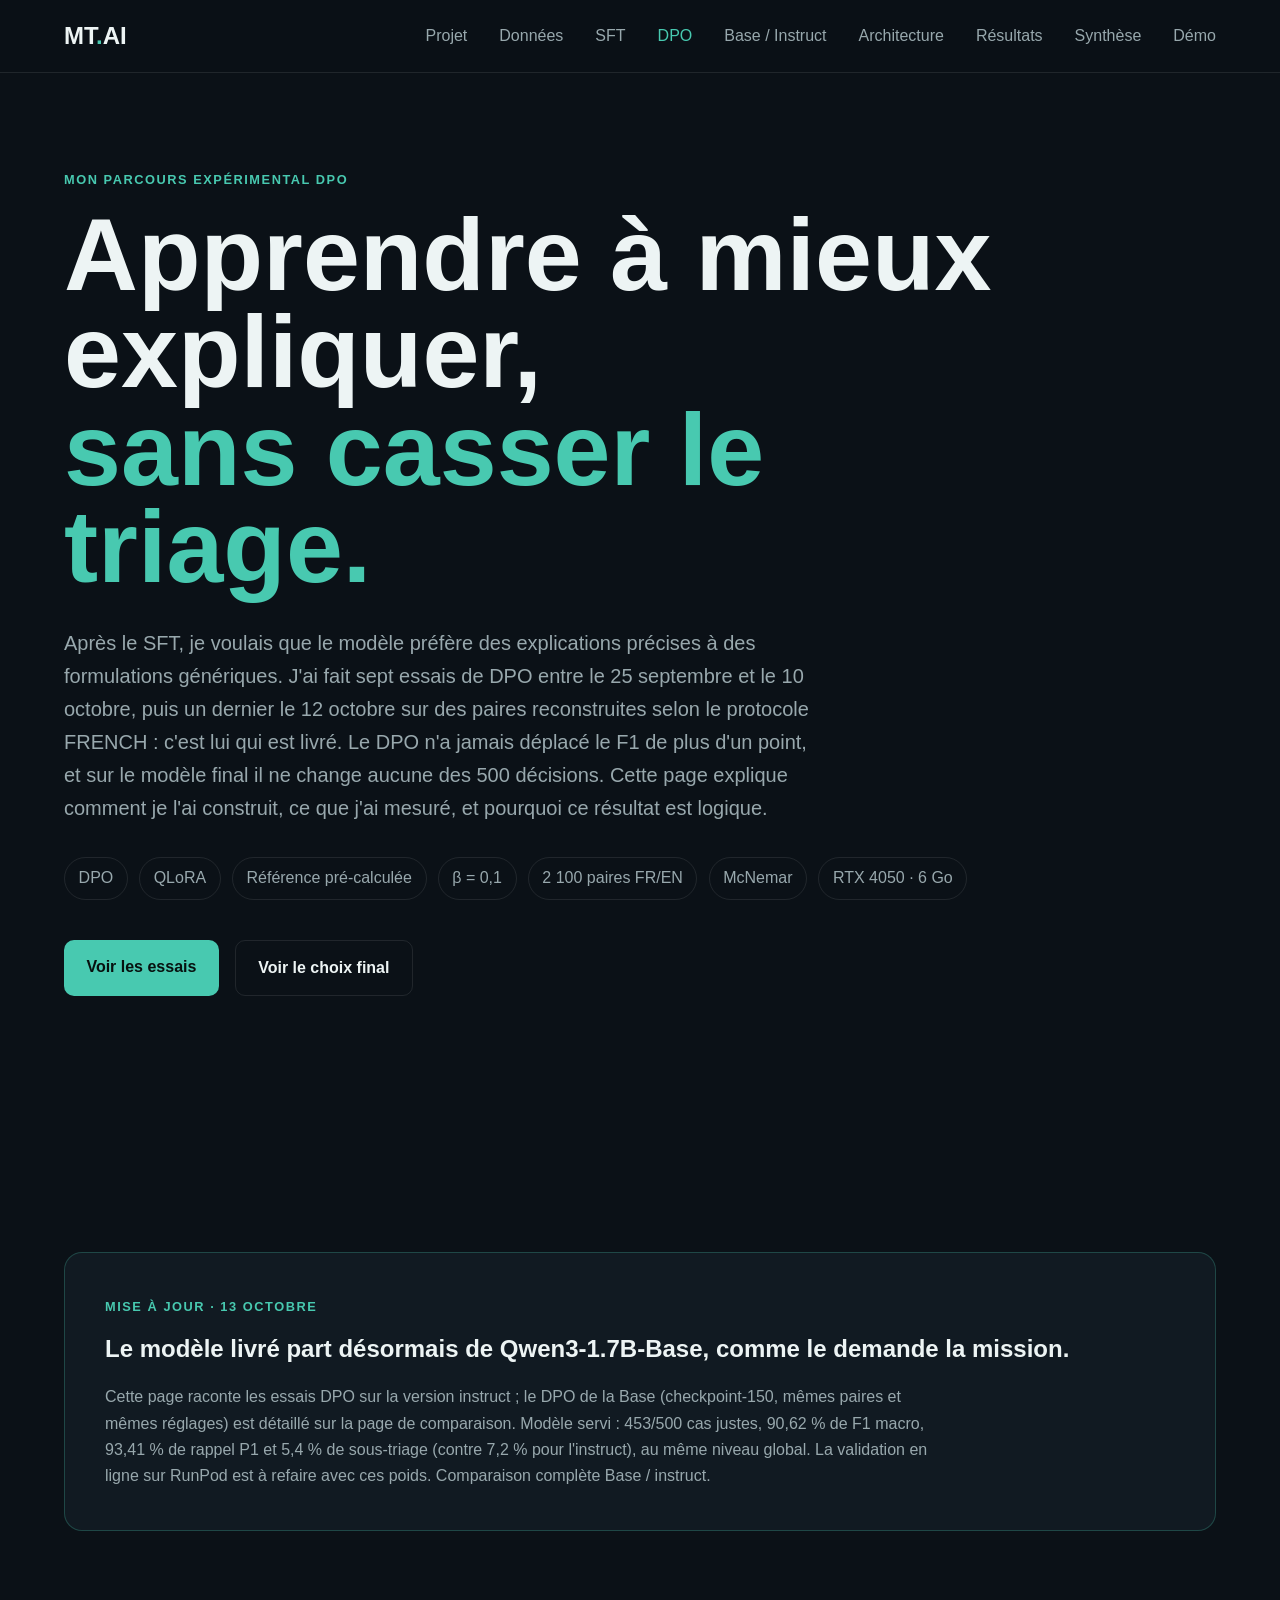
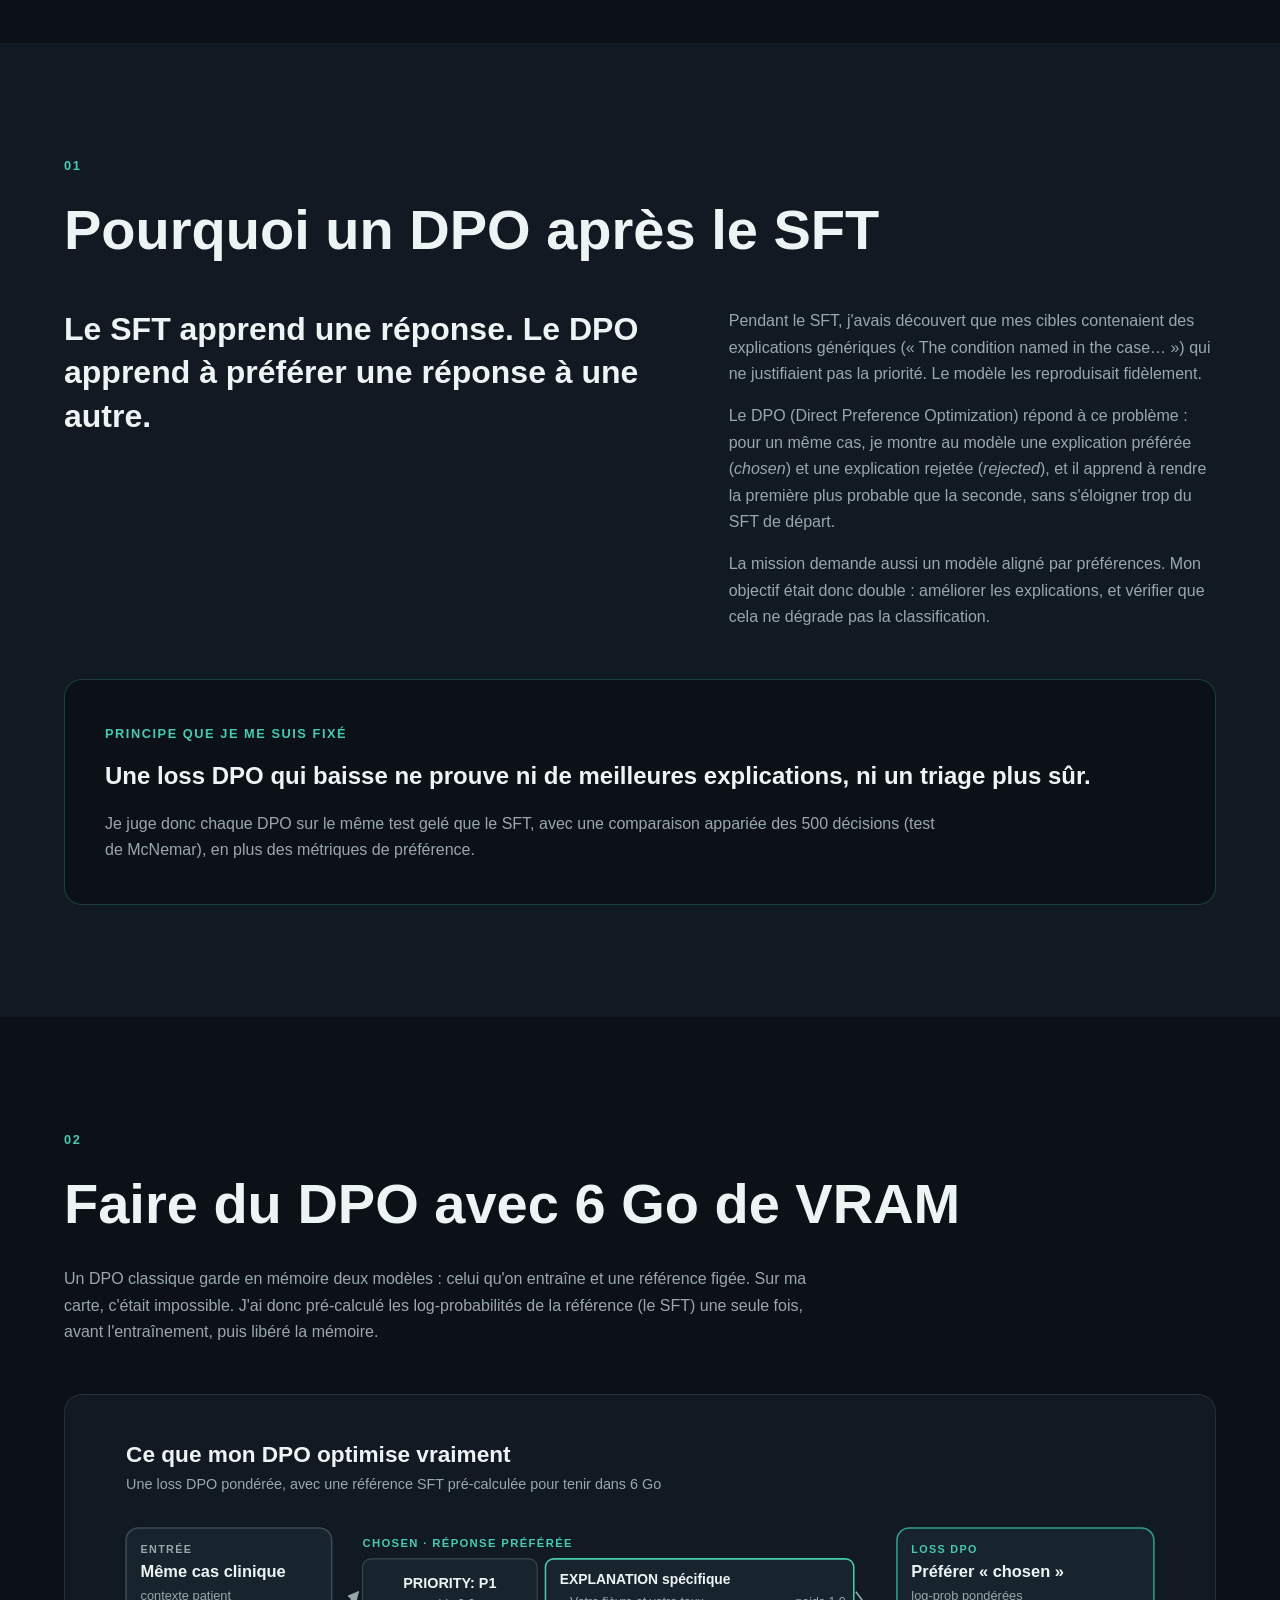
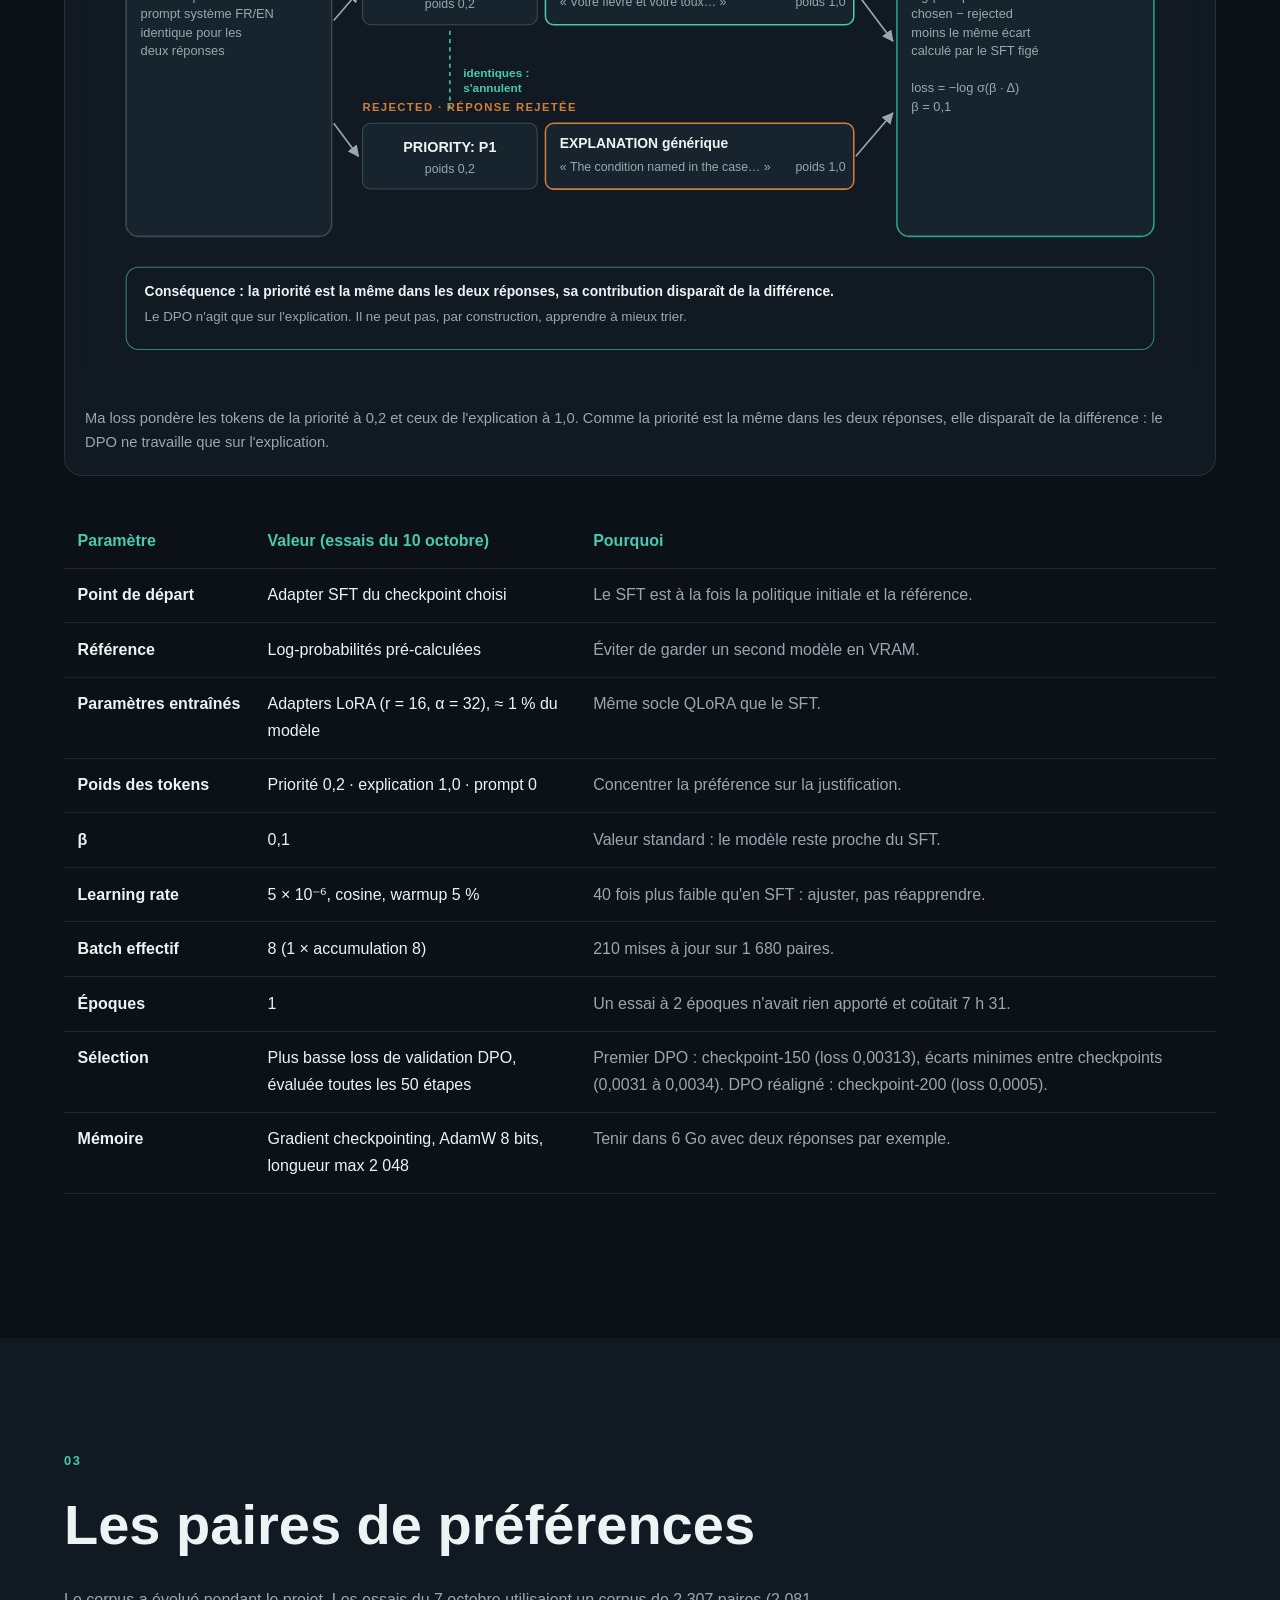
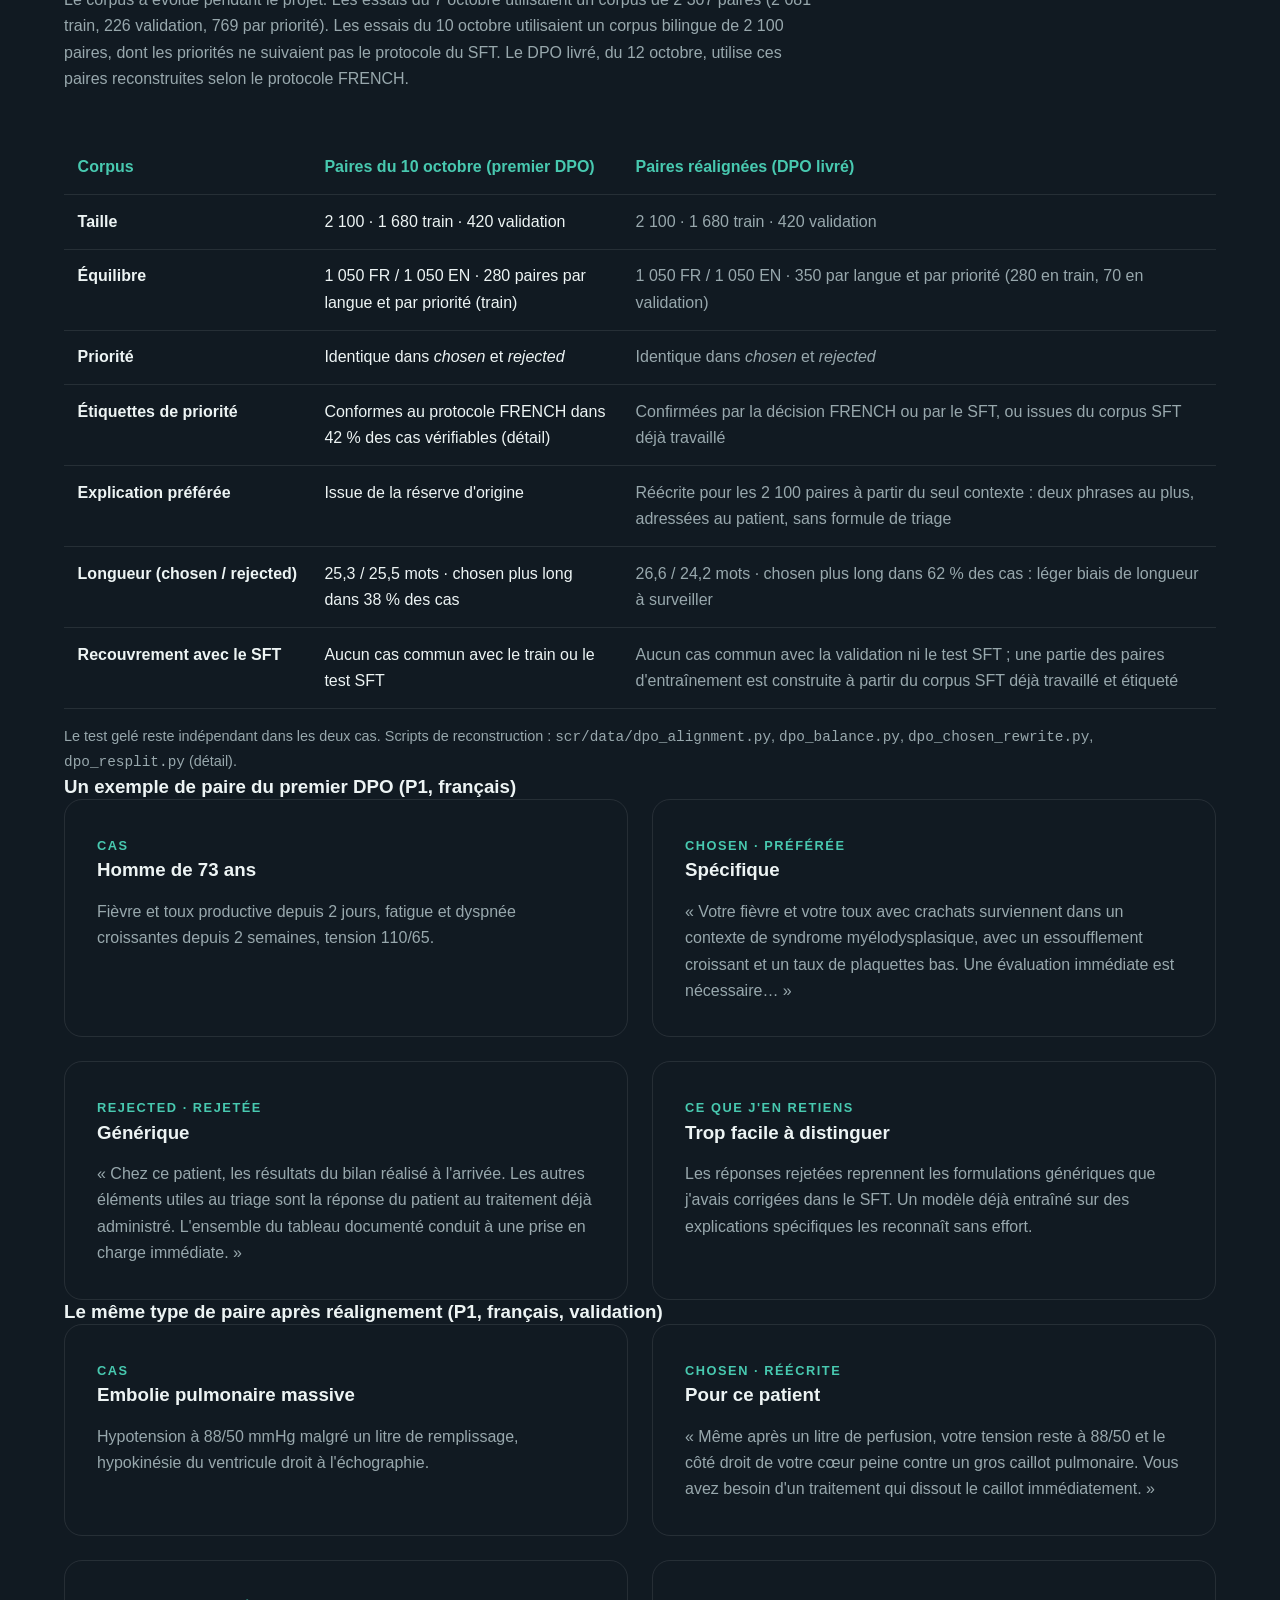
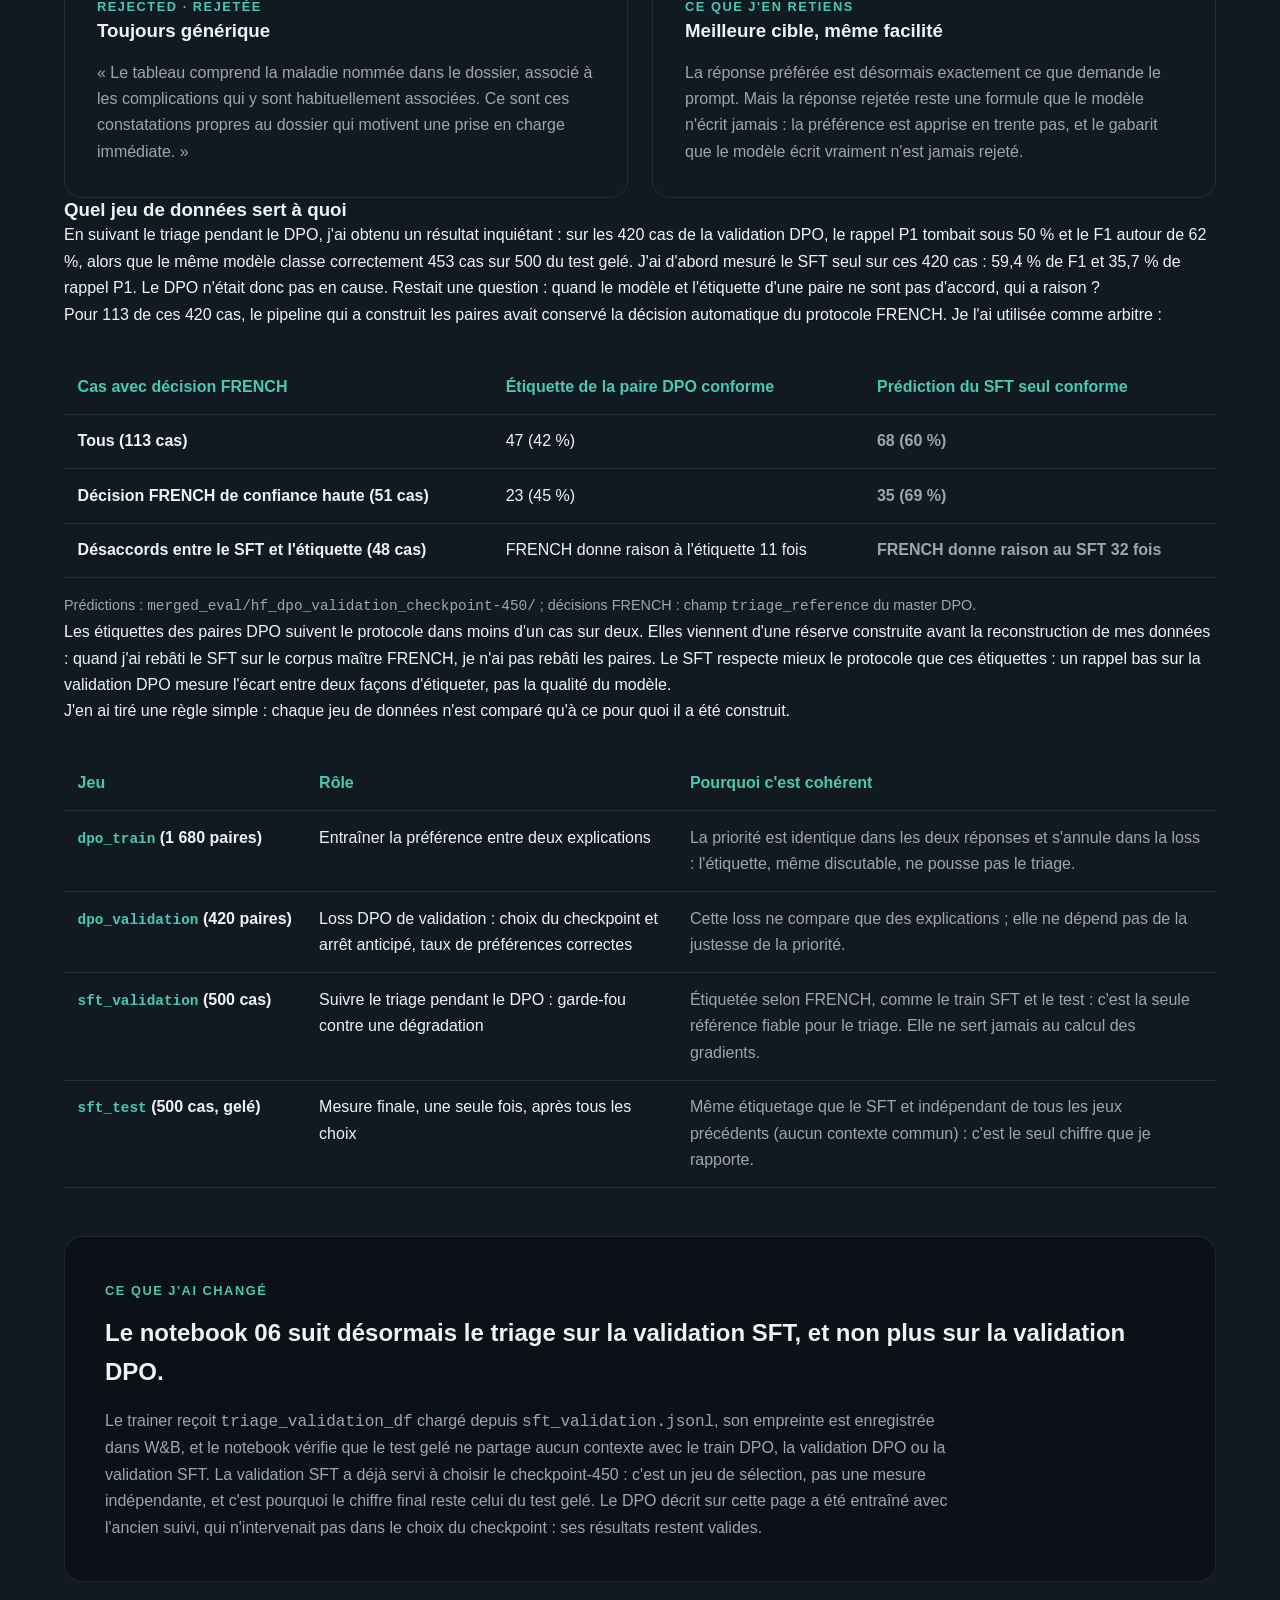
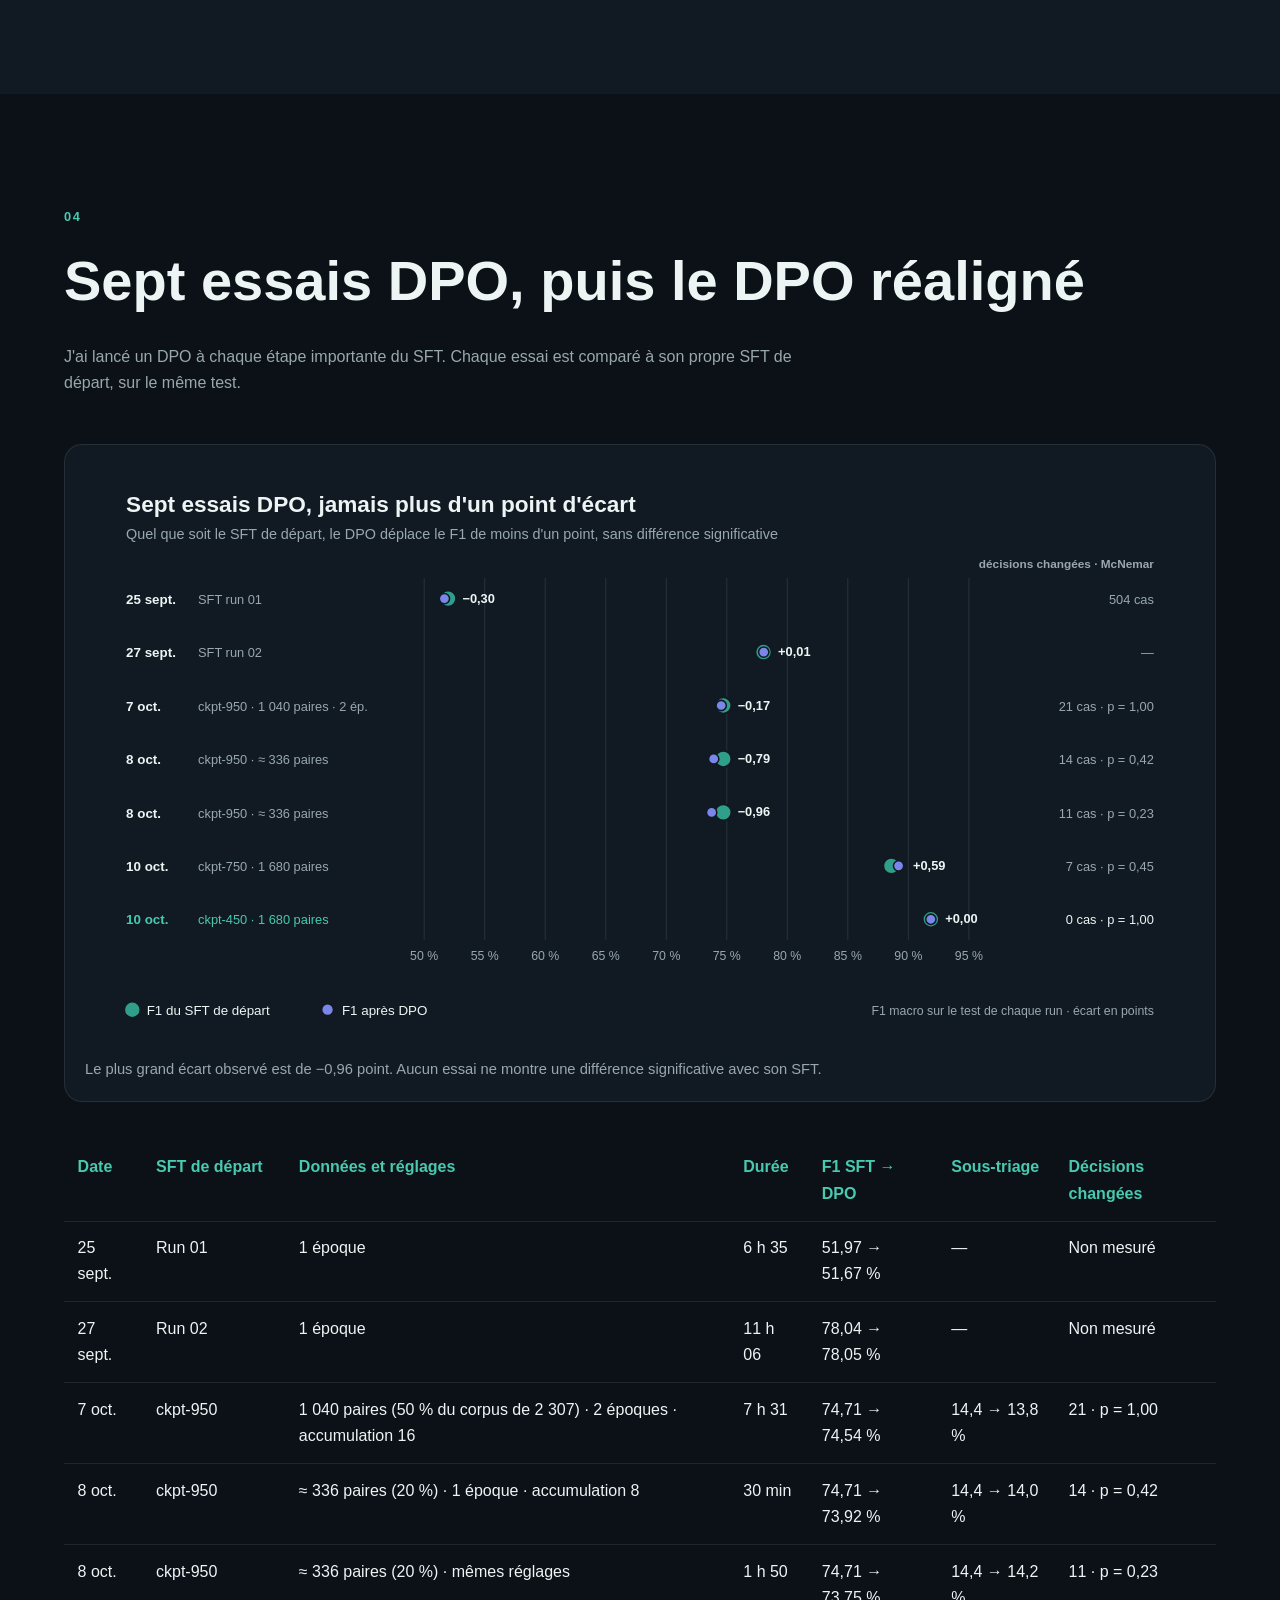
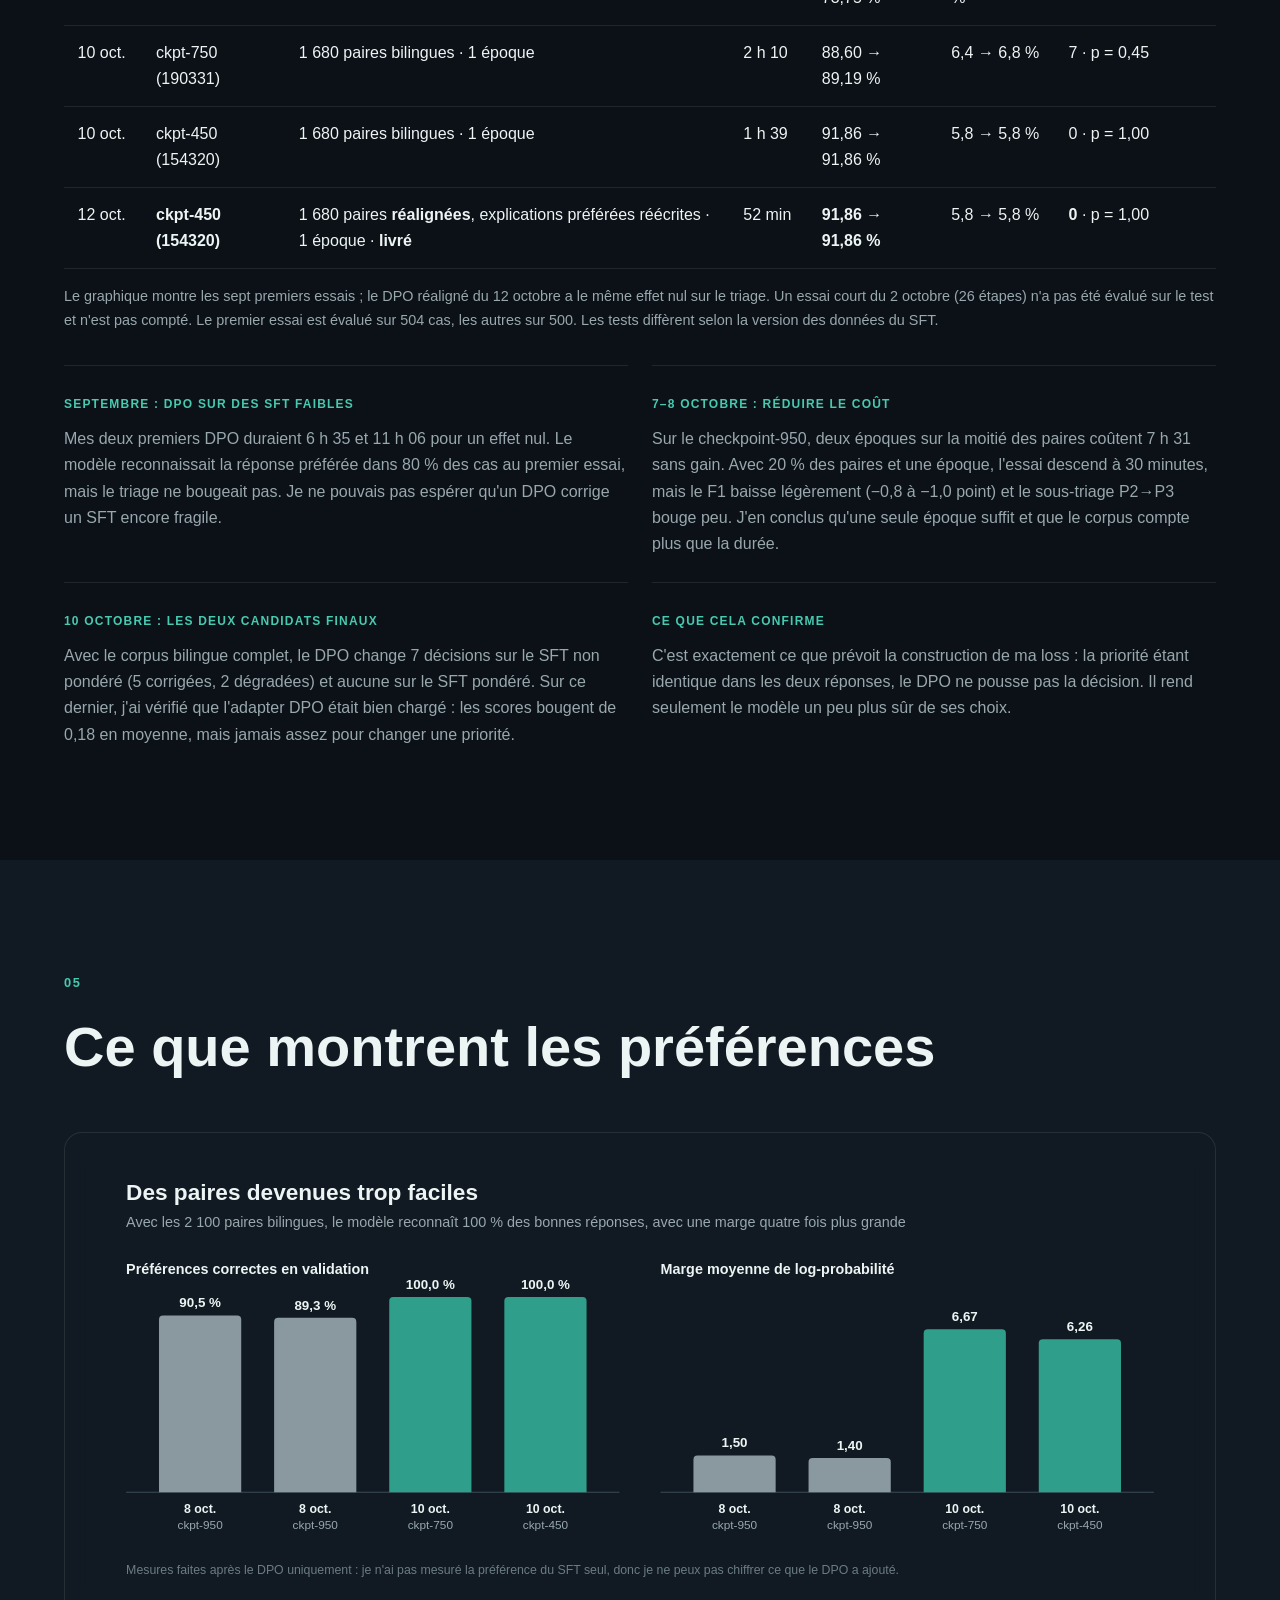
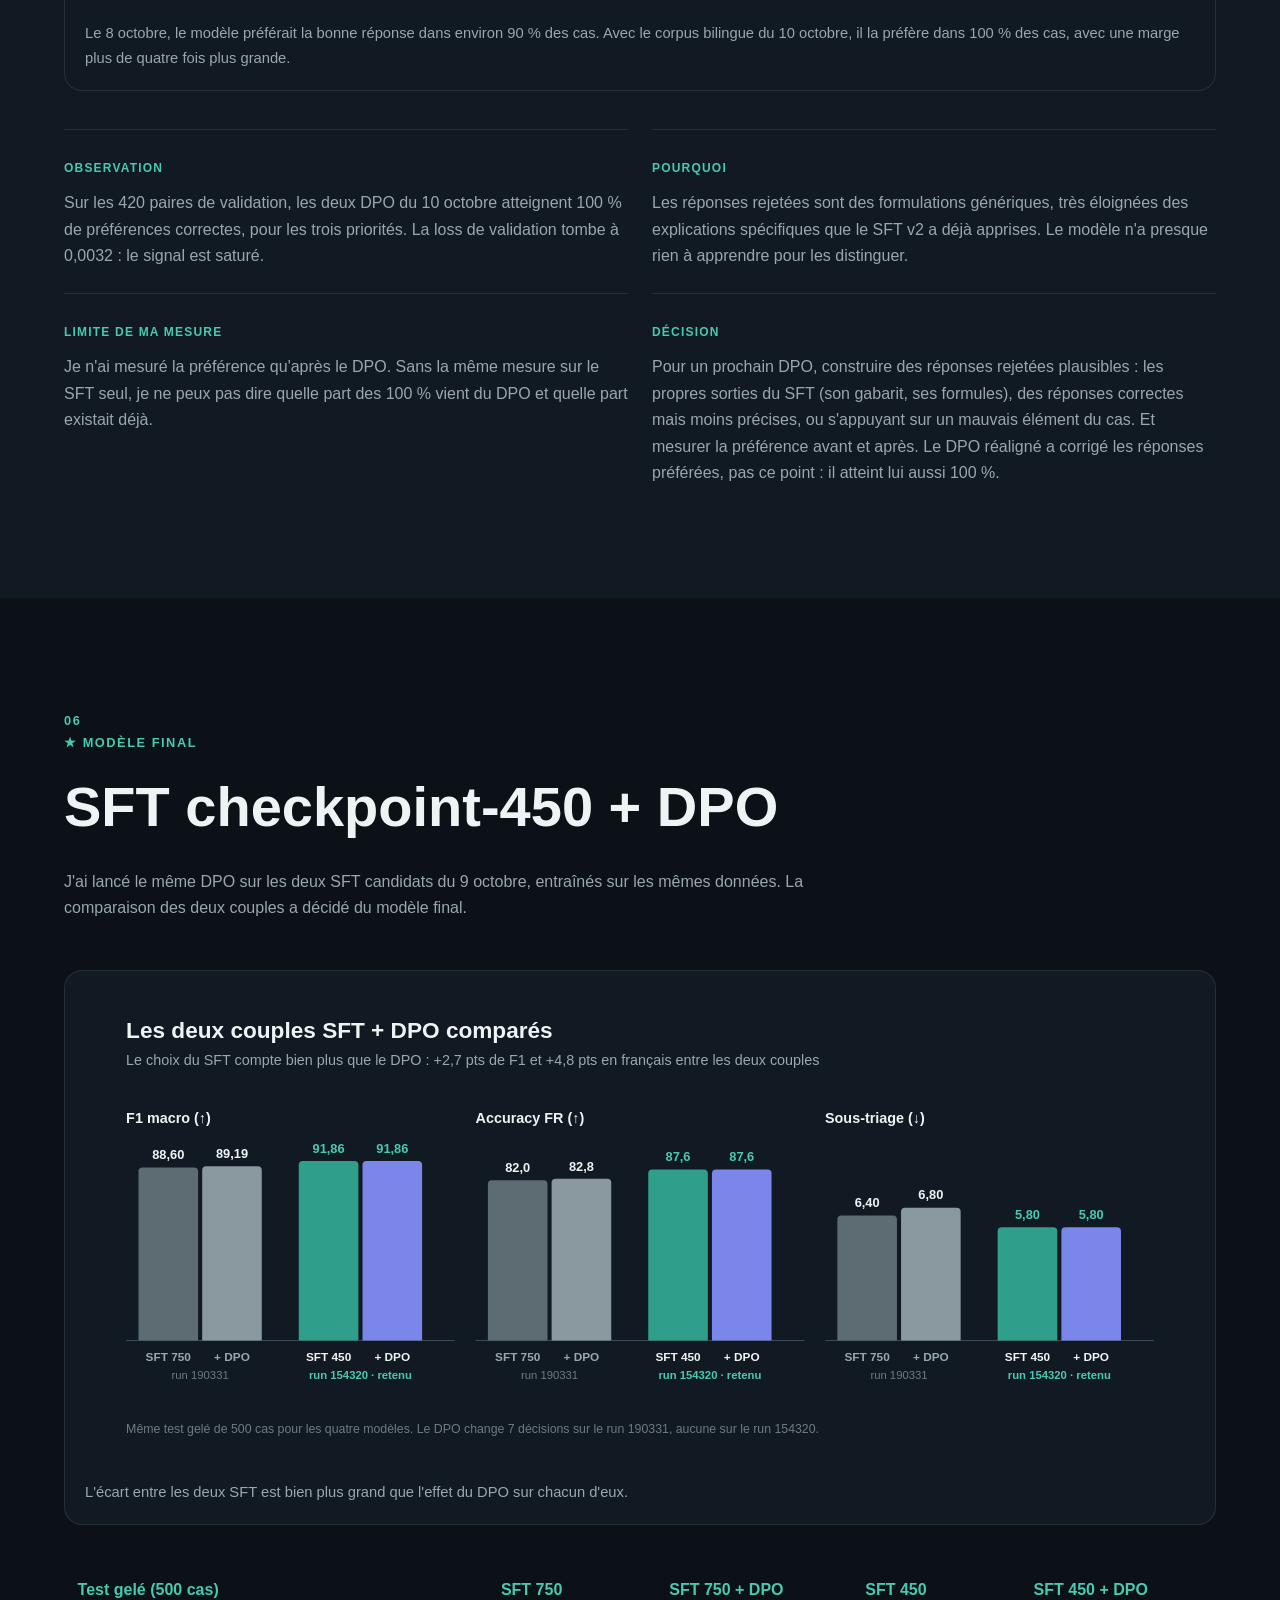
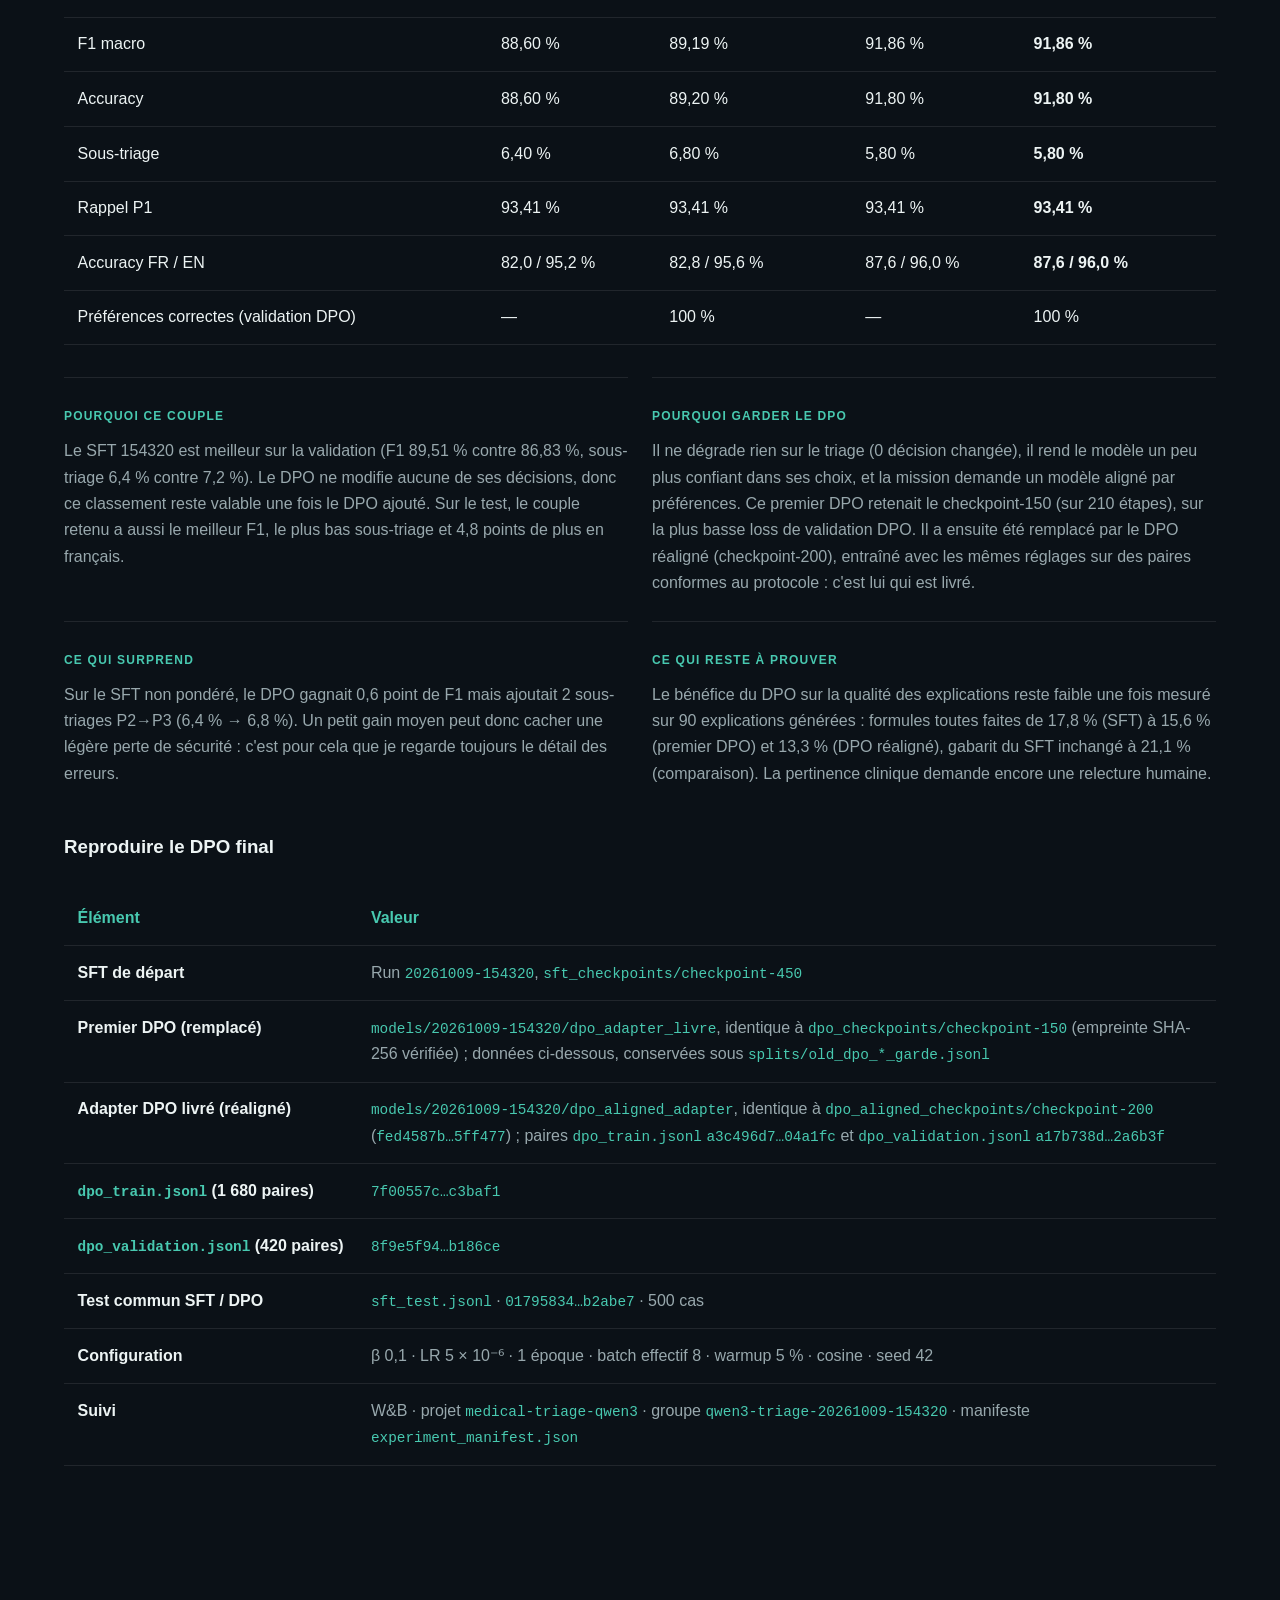
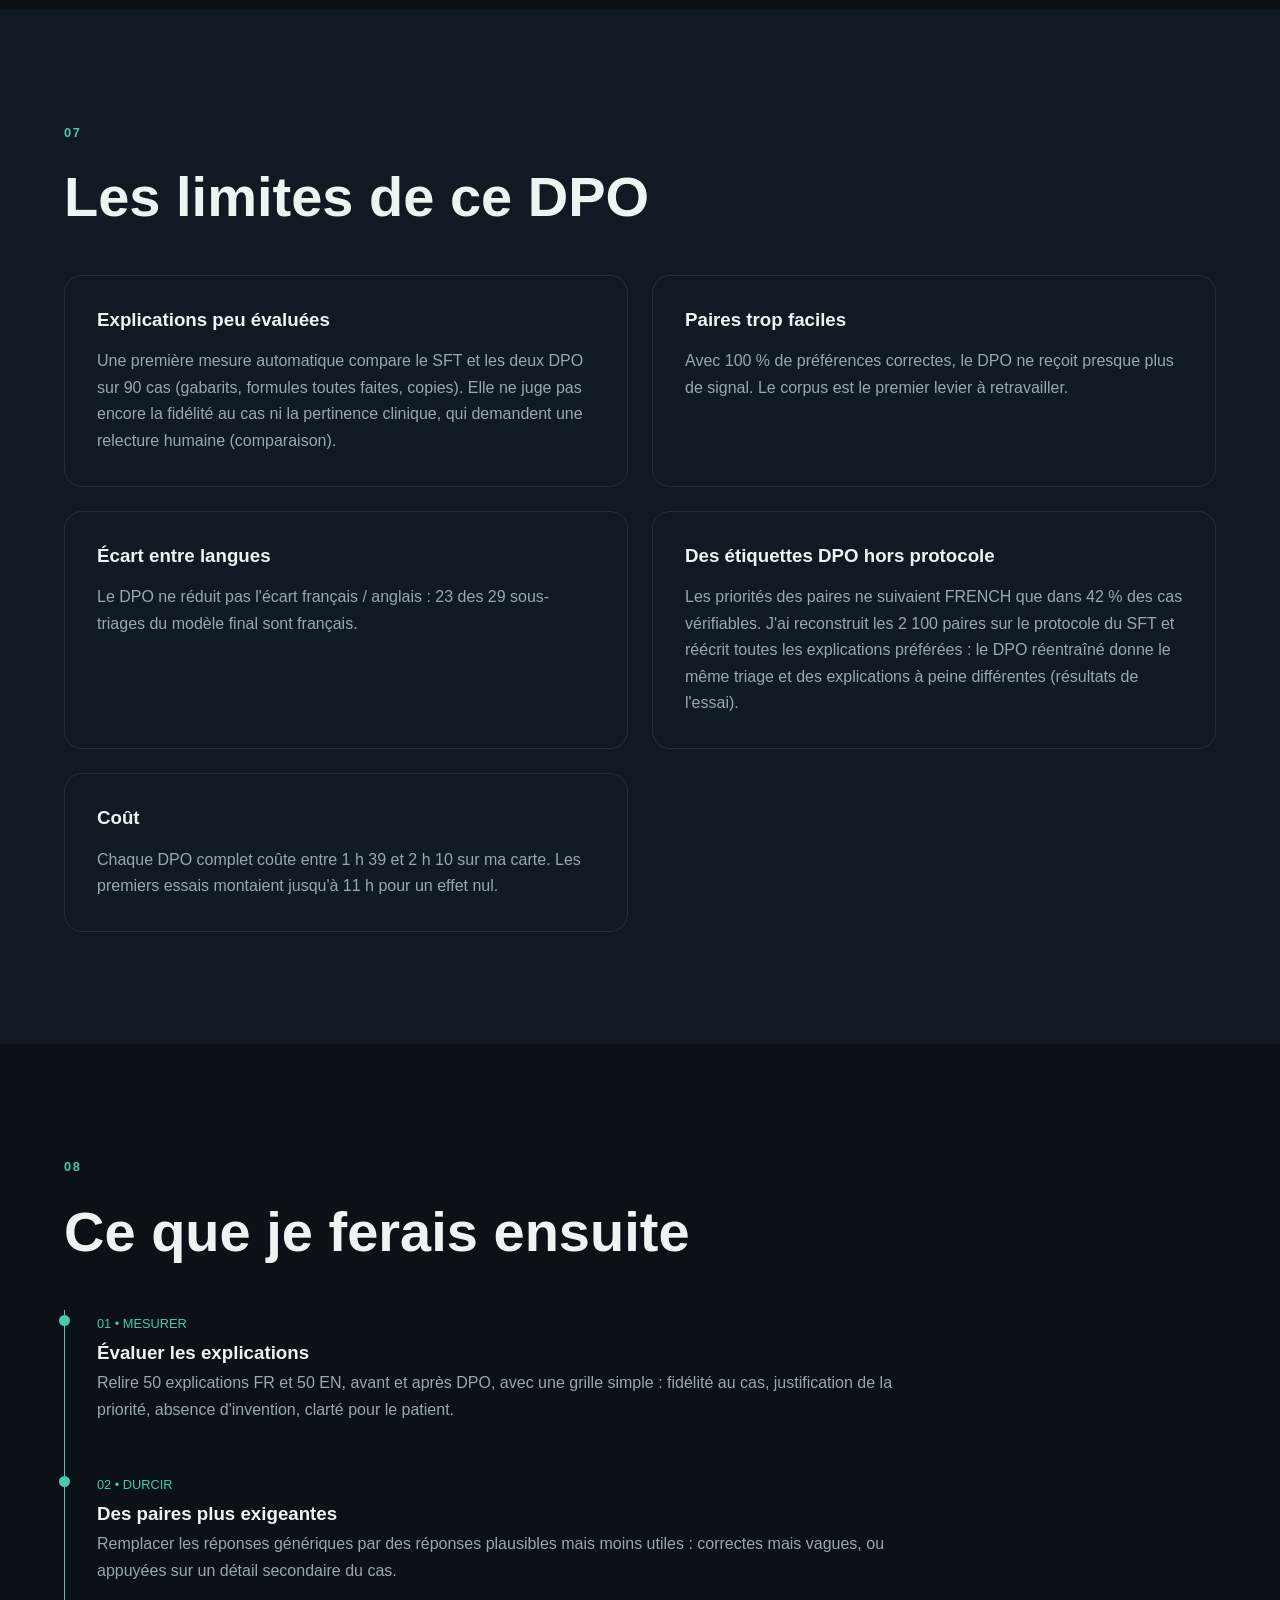
<file: docs/dpo.html>
<!DOCTYPE html>
<html lang="fr">
<head>
<meta charset="utf-8"/>
<meta content="width=device-width, initial-scale=1.0" name="viewport"/>
<title>Expérimentations DPO | Medical Triage AI</title>
<meta content="Mon parcours DPO sur Qwen3-1.7B : construction des paires, sept essais, analyse des préférences et choix du modèle final." name="description"/>
<link href="css/style.css" rel="stylesheet"/>
</head>
<body>
<header class="header">
<nav class="nav container">
<a class="logo" href="index.html">MT<span>.</span>AI</a>
<div class="nav-links"><a href="index.html">Projet</a><a href="data.html">Données</a><a href="experiments.html">SFT</a><a class="active" href="dpo.html">DPO</a><a href="base.html">Base / Instruct</a><a href="architecture.html">Architecture</a><a href="resultats.html">Résultats</a><a href="synthese.html">Synthèse</a><a href="demo.html">Démo</a></div>
</nav>
</header>
<main>

<!-- HERO -->
<section class="hero project-hero">
<div class="container hero-content">
<p class="eyebrow">MON PARCOURS EXPÉRIMENTAL DPO</p>
<h1>Apprendre à mieux expliquer,<span>sans casser le triage.</span></h1>
<p class="hero-text">
Après le SFT, je voulais que le modèle préfère des explications précises à des formulations génériques.
J'ai fait sept essais de DPO entre le 25 septembre et le 10 octobre, puis un dernier le 12 octobre sur des paires reconstruites selon le protocole FRENCH : c'est lui qui est livré. Le DPO n'a jamais déplacé le F1 de plus d'un point,
et sur le modèle final il ne change aucune des 500 décisions. Cette page explique comment je l'ai construit, ce que j'ai mesuré,
et pourquoi ce résultat est logique.
</p>
<div class="hero-tags">
<span>DPO</span><span>QLoRA</span><span>Référence pré-calculée</span><span>β = 0,1</span><span>2 100 paires FR/EN</span><span>McNemar</span><span>RTX 4050 · 6 Go</span>
</div>
<div class="hero-actions">
<a class="button primary" href="#essais">Voir les essais</a>
<a class="button secondary" href="#choix">Voir le choix final</a>
</div>
</div>
</section>
<!-- MISE À JOUR BASE -->
<section class="section">
<div class="container">
<div class="callout">
<span class="eyebrow">MISE À JOUR · 13 OCTOBRE</span>
<strong>Le modèle livré part désormais de Qwen3-1.7B-Base, comme le demande la mission.</strong>
<p>Cette page raconte les essais DPO sur la version instruct ; le DPO de la Base (checkpoint-150, mêmes paires et mêmes réglages) est détaillé sur la page de comparaison. Modèle servi : 453/500 cas justes, 90,62 % de F1 macro, 93,41 % de rappel P1 et 5,4 % de sous-triage (contre 7,2 % pour l'instruct), au même niveau global. La validation en ligne sur RunPod est à refaire avec ces poids. <a href="base.html">Comparaison complète Base / instruct</a>.</p>
</div>
</div>
</section>


<!-- 01 POURQUOI -->
<section class="section section-alt">
<div class="container">
<p class="section-number">01</p>
<h2>Pourquoi un DPO après le SFT</h2>
<div class="about-grid">
<div class="large-text">Le SFT apprend une réponse. Le DPO apprend à préférer une réponse à une autre.</div>
<div>
<p>Pendant le SFT, j'avais découvert que mes cibles contenaient des explications génériques (« The condition named in the case… ») qui ne justifiaient pas la priorité. Le modèle les reproduisait fidèlement.</p>
<p>Le DPO (Direct Preference Optimization) répond à ce problème : pour un même cas, je montre au modèle une explication préférée (<em>chosen</em>) et une explication rejetée (<em>rejected</em>), et il apprend à rendre la première plus probable que la seconde, sans s'éloigner trop du SFT de départ.</p>
<p>La mission demande aussi un modèle aligné par préférences. Mon objectif était donc double : améliorer les explications, et vérifier que cela ne dégrade pas la classification.</p>
</div>
</div>
<div class="callout">
<span class="eyebrow">PRINCIPE QUE JE ME SUIS FIXÉ</span>
<strong>Une loss DPO qui baisse ne prouve ni de meilleures explications, ni un triage plus sûr.</strong>
<p>Je juge donc chaque DPO sur le même test gelé que le SFT, avec une comparaison appariée des 500 décisions (test de McNemar), en plus des métriques de préférence.</p>
</div>
</div>
</section>

<!-- 02 COMMENT -->
<section class="section">
<div class="container">
<p class="section-number">02</p>
<h2>Faire du DPO avec 6 Go de VRAM</h2>
<p class="section-intro">
Un DPO classique garde en mémoire deux modèles : celui qu'on entraîne et une référence figée. Sur ma carte, c'était impossible.
J'ai donc pré-calculé les log-probabilités de la référence (le SFT) une seule fois, avant l'entraînement, puis libéré la mémoire.
</p>
<figure class="story-figure"><svg class="story-svg" preserveAspectRatio="xMidYMid meet" xmlns="http://www.w3.org/2000/svg" viewBox="0 0 1080 560" role="img" aria-label="Mécanisme de la loss DPO pondérée." xmlns:c2pa="http://c2pa.org/manifest"><metadata><c2pa:manifest>[base64]/uH8qZNVwAAAZljYm9yomdhY3Rpb25zgqJmYWN0aW9ua2MycGEub3BlbmVkanBhcmFtZXRlcnOha2luZ3JlZGllbnRzgaJjdXJseC1zZWxmI2p1bWJmPWMycGEuYXNzZXJ0aW9ucy9jMnBhLmluZ3JlZGllbnQudjNkaGFzaFggF0HZzzkd7Yl5Do/ab1qqpHJBcYo7xJ/[base64]/[base64]/GX+9oNVJSNl19qqVdXUWopg0OiY3VybHgpc2VsZiNqdW1iZj1jMnBhLmFzc2VydGlvbnMvYzJwYS5oYXNoLmRhdGFkaGFzaFgguooWUd94Rfwx0aPRCvomI9+zXCulncHr5pn8MEZ2/[base64]/[base64]/3cyjxFA3Qo5S46fX0/ihY0VZ7mfb9KF703t5OjWDBWMA4GA1UdDwEB/wQEAwIHgDAVBgNVHSUEDjAMBgorBgEEAYPoXgIBMAwGA1UdEwEB/wQCMAAwHwYDVR0jBBgwFoAUzlHiBIFOZFsj+OPEz5o+nMHXXMIwCgYIKoZIzj0EAwMDZwAwZAIwMXMdFJ4BetLLVY7ORuE9noqbbAZOZn/aArXyTwFAZfKrPzxF2vPoJNf1+UCdg1XGAjBwX1zd9WGqYkqmL5SFqw1QySjr1zJfpJM9+1rdDwSPLMOPOjKuiXjoU/[base64]/nDY4Fl3fs4Koo1pTLyzbLb6KzM=</c2pa:manifest></metadata>
<rect width="1080" height="560" rx="18" fill="#111a22"/>
<text x="40.0" y="46.0" fill="#edf4f4" font-size="22" font-family="Inter, 'Segoe UI', Arial, sans-serif" text-anchor="start" font-weight="700" >Ce que mon DPO optimise vraiment</text>
<text x="40.0" y="72.0" fill="#98a8ad" font-size="14" font-family="Inter, 'Segoe UI', Arial, sans-serif" text-anchor="start" font-weight="normal" >Une loss DPO pondérée, avec une référence SFT pré-calculée pour tenir dans 6 Go</text>
<defs><marker id="mechanism-arr" viewBox="0 0 10 10" refX="9" refY="5" markerWidth="7" markerHeight="7" orient="auto-start-reverse"><path d="M0,0 L10,5 L0,10 z" fill="#98a8ad"/></marker><marker id="mechanism-arrA" viewBox="0 0 10 10" refX="9" refY="5" markerWidth="7" markerHeight="7" orient="auto-start-reverse"><path d="M0,0 L10,5 L0,10 z" fill="#48c9b0"/></marker><pattern id="mechanism-hatch" width="7" height="7" patternUnits="userSpaceOnUse" patternTransform="rotate(45)"><rect width="7" height="7" fill="#2f9e8a" opacity="0.35"/><line x1="0" y1="0" x2="0" y2="7" stroke="#2f9e8a" stroke-width="3"/></pattern></defs>
<rect x="40" y="110" width="200" height="300" rx="12" fill="#17232d" stroke="#3a4a54" stroke-width="1.5"/>
<text x="54.0" y="134.0" fill="#98a8ad" font-size="10.5" font-family="Inter, 'Segoe UI', Arial, sans-serif" text-anchor="start" font-weight="700" letter-spacing="1.3">ENTRÉE</text>
<text x="54.0" y="158.0" fill="#edf4f4" font-size="16" font-family="Inter, 'Segoe UI', Arial, sans-serif" text-anchor="start" font-weight="700" >Même cas clinique</text>
<text x="54.0" y="180.0" fill="#98a8ad" font-size="12.5" font-family="Inter, 'Segoe UI', Arial, sans-serif" text-anchor="start" font-weight="normal" >contexte patient</text>
<text x="54.0" y="198.0" fill="#98a8ad" font-size="12.5" font-family="Inter, 'Segoe UI', Arial, sans-serif" text-anchor="start" font-weight="normal" >prompt système FR/EN</text>
<text x="54.0" y="216.0" fill="#98a8ad" font-size="12.5" font-family="Inter, 'Segoe UI', Arial, sans-serif" text-anchor="start" font-weight="normal" >identique pour les</text>
<text x="54.0" y="234.0" fill="#98a8ad" font-size="12.5" font-family="Inter, 'Segoe UI', Arial, sans-serif" text-anchor="start" font-weight="normal" >deux réponses</text>
<text x="270.0" y="128.0" fill="#48c9b0" font-size="11" font-family="Inter, 'Segoe UI', Arial, sans-serif" text-anchor="start" font-weight="700" letter-spacing="1.3">CHOSEN · RÉPONSE PRÉFÉRÉE</text>
<rect x="270" y="140" width="170" height="64" rx="8" fill="#17232d" stroke="#3a4a54"/>
<text x="355.0" y="168.0" fill="#edf4f4" font-size="14" font-family="Inter, 'Segoe UI', Arial, sans-serif" text-anchor="middle" font-weight="700" >PRIORITY: P1</text>
<text x="355.0" y="188.0" fill="#98a8ad" font-size="12" font-family="Inter, 'Segoe UI', Arial, sans-serif" text-anchor="middle" font-weight="normal" >poids 0,2</text>
<rect x="448" y="140" width="300" height="64" rx="8" fill="#17232d" stroke="#48c9b0" stroke-width="1.5"/>
<text x="462.0" y="164.0" fill="#edf4f4" font-size="13.5" font-family="Inter, 'Segoe UI', Arial, sans-serif" text-anchor="start" font-weight="700" >EXPLANATION spécifique</text>
<text x="462.0" y="186.0" fill="#98a8ad" font-size="12" font-family="Inter, 'Segoe UI', Arial, sans-serif" text-anchor="start" font-weight="normal" >« Votre fièvre et votre toux… »</text>
<text x="740.0" y="186.0" fill="#98a8ad" font-size="12" font-family="Inter, 'Segoe UI', Arial, sans-serif" text-anchor="end" font-weight="normal" >poids 1,0</text>
<text x="270.0" y="288.0" fill="#cf7f3c" font-size="11" font-family="Inter, 'Segoe UI', Arial, sans-serif" text-anchor="start" font-weight="700" letter-spacing="1.3">REJECTED · RÉPONSE REJETÉE</text>
<rect x="270" y="300" width="170" height="64" rx="8" fill="#17232d" stroke="#3a4a54"/>
<text x="355.0" y="328.0" fill="#edf4f4" font-size="14" font-family="Inter, 'Segoe UI', Arial, sans-serif" text-anchor="middle" font-weight="700" >PRIORITY: P1</text>
<text x="355.0" y="348.0" fill="#98a8ad" font-size="12" font-family="Inter, 'Segoe UI', Arial, sans-serif" text-anchor="middle" font-weight="normal" >poids 0,2</text>
<rect x="448" y="300" width="300" height="64" rx="8" fill="#17232d" stroke="#cf7f3c" stroke-width="1.5"/>
<text x="462.0" y="324.0" fill="#edf4f4" font-size="13.5" font-family="Inter, 'Segoe UI', Arial, sans-serif" text-anchor="start" font-weight="700" >EXPLANATION générique</text>
<text x="462.0" y="346.0" fill="#98a8ad" font-size="12" font-family="Inter, 'Segoe UI', Arial, sans-serif" text-anchor="start" font-weight="normal" >« The condition named in the case… »</text>
<text x="740.0" y="346.0" fill="#98a8ad" font-size="12" font-family="Inter, 'Segoe UI', Arial, sans-serif" text-anchor="end" font-weight="normal" >poids 1,0</text>
<line x1="242" y1="200" x2="266" y2="172" stroke="#98a8ad" stroke-width="1.6" marker-end="url(#mechanism-arr)"/>
<line x1="242" y1="300" x2="266" y2="332" stroke="#98a8ad" stroke-width="1.6" marker-end="url(#mechanism-arr)"/>
<path d="M 355 210 V 290" stroke="#48c9b0" stroke-width="1.5" stroke-dasharray="4 4"/>
<text x="368.0" y="255.0" fill="#48c9b0" font-size="11.5" font-family="Inter, 'Segoe UI', Arial, sans-serif" text-anchor="start" font-weight="700" >identiques :</text>
<text x="368.0" y="270.0" fill="#48c9b0" font-size="11.5" font-family="Inter, 'Segoe UI', Arial, sans-serif" text-anchor="start" font-weight="700" >s'annulent</text>
<rect x="790" y="110" width="250" height="300" rx="12" fill="#17232d" stroke="#2f9e8a" stroke-width="1.5"/>
<text x="804.0" y="134.0" fill="#48c9b0" font-size="10.5" font-family="Inter, 'Segoe UI', Arial, sans-serif" text-anchor="start" font-weight="700" letter-spacing="1.3">LOSS DPO</text>
<text x="804.0" y="158.0" fill="#edf4f4" font-size="16" font-family="Inter, 'Segoe UI', Arial, sans-serif" text-anchor="start" font-weight="700" >Préférer « chosen »</text>
<text x="804.0" y="180.0" fill="#98a8ad" font-size="12.5" font-family="Inter, 'Segoe UI', Arial, sans-serif" text-anchor="start" font-weight="normal" >log-prob pondérées</text>
<text x="804.0" y="198.0" fill="#98a8ad" font-size="12.5" font-family="Inter, 'Segoe UI', Arial, sans-serif" text-anchor="start" font-weight="normal" >chosen − rejected</text>
<text x="804.0" y="216.0" fill="#98a8ad" font-size="12.5" font-family="Inter, 'Segoe UI', Arial, sans-serif" text-anchor="start" font-weight="normal" >moins le même écart</text>
<text x="804.0" y="234.0" fill="#98a8ad" font-size="12.5" font-family="Inter, 'Segoe UI', Arial, sans-serif" text-anchor="start" font-weight="normal" >calculé par le SFT figé</text>
<text x="804.0" y="252.0" fill="#98a8ad" font-size="12.5" font-family="Inter, 'Segoe UI', Arial, sans-serif" text-anchor="start" font-weight="normal" ></text>
<text x="804.0" y="270.0" fill="#98a8ad" font-size="12.5" font-family="Inter, 'Segoe UI', Arial, sans-serif" text-anchor="start" font-weight="normal" >loss = −log σ(β · Δ)</text>
<text x="804.0" y="288.0" fill="#98a8ad" font-size="12.5" font-family="Inter, 'Segoe UI', Arial, sans-serif" text-anchor="start" font-weight="normal" >β = 0,1</text>
<line x1="750" y1="172" x2="786" y2="220" stroke="#98a8ad" stroke-width="1.6" marker-end="url(#mechanism-arr)"/>
<line x1="750" y1="332" x2="786" y2="290" stroke="#98a8ad" stroke-width="1.6" marker-end="url(#mechanism-arr)"/>
<rect x="40" y="440" width="1000" height="80" rx="12" fill="none" stroke="#48c9b0" stroke-opacity="0.6"/>
<text x="58.0" y="468.0" fill="#edf4f4" font-size="13.5" font-family="Inter, 'Segoe UI', Arial, sans-serif" text-anchor="start" font-weight="700" >Conséquence : la priorité est la même dans les deux réponses, sa contribution disparaît de la différence.</text>
<text x="58.0" y="492.0" fill="#98a8ad" font-size="13" font-family="Inter, 'Segoe UI', Arial, sans-serif" text-anchor="start" font-weight="normal" >Le DPO n'agit que sur l'explication. Il ne peut pas, par construction, apprendre à mieux trier.</text>
</svg><figcaption>Ma loss pondère les tokens de la priorité à 0,2 et ceux de l'explication à 1,0. Comme la priorité est la même dans les deux réponses, elle disparaît de la différence : le DPO ne travaille que sur l'explication.</figcaption></figure>
<table class="story-table params-table">
<thead><tr><th>Paramètre</th><th>Valeur (essais du 10 octobre)</th><th>Pourquoi</th></tr></thead>
<tbody>
<tr><td>Point de départ</td><td>Adapter SFT du checkpoint choisi</td><td>Le SFT est à la fois la politique initiale et la référence.</td></tr>
<tr><td>Référence</td><td>Log-probabilités pré-calculées</td><td>Éviter de garder un second modèle en VRAM.</td></tr>
<tr><td>Paramètres entraînés</td><td>Adapters LoRA (r = 16, α = 32), ≈ 1 % du modèle</td><td>Même socle QLoRA que le SFT.</td></tr>
<tr><td>Poids des tokens</td><td>Priorité 0,2 · explication 1,0 · prompt 0</td><td>Concentrer la préférence sur la justification.</td></tr>
<tr><td>β</td><td>0,1</td><td>Valeur standard : le modèle reste proche du SFT.</td></tr>
<tr><td>Learning rate</td><td>5 × 10⁻⁶, cosine, warmup 5 %</td><td>40 fois plus faible qu'en SFT : ajuster, pas réapprendre.</td></tr>
<tr><td>Batch effectif</td><td>8 (1 × accumulation 8)</td><td>210 mises à jour sur 1 680 paires.</td></tr>
<tr><td>Époques</td><td>1</td><td>Un essai à 2 époques n'avait rien apporté et coûtait 7 h 31.</td></tr>
<tr><td>Sélection</td><td>Plus basse loss de validation DPO, évaluée toutes les 50 étapes</td><td>Premier DPO : checkpoint-150 (loss 0,00313), écarts minimes entre checkpoints (0,0031 à 0,0034). DPO réaligné : checkpoint-200 (loss 0,0005).</td></tr>
<tr><td>Mémoire</td><td>Gradient checkpointing, AdamW 8 bits, longueur max 2 048</td><td>Tenir dans 6 Go avec deux réponses par exemple.</td></tr>
</tbody>
</table>
</div>
</section>

<!-- 03 PAIRES -->
<section class="section section-alt">
<div class="container">
<p class="section-number">03</p>
<h2>Les paires de préférences</h2>
<p class="section-intro">Le corpus a évolué pendant le projet. Les essais du 7 octobre utilisaient un corpus de 2 307 paires (2 081 train, 226 validation, 769 par priorité). Les essais du 10 octobre utilisaient un corpus bilingue de 2 100 paires, dont les priorités ne suivaient pas le protocole du SFT. Le DPO livré, du 12 octobre, utilise ces paires reconstruites selon le protocole FRENCH.</p>
<table class="story-table params-table">
<thead><tr><th>Corpus</th><th>Paires du 10 octobre (premier DPO)</th><th>Paires réalignées (DPO livré)</th></tr></thead>
<tbody>
<tr><td>Taille</td><td>2 100 · 1 680 train · 420 validation</td><td>2 100 · 1 680 train · 420 validation</td></tr>
<tr><td>Équilibre</td><td>1 050 FR / 1 050 EN · 280 paires par langue et par priorité (train)</td><td>1 050 FR / 1 050 EN · 350 par langue et par priorité (280 en train, 70 en validation)</td></tr>
<tr><td>Priorité</td><td>Identique dans <em>chosen</em> et <em>rejected</em></td><td>Identique dans <em>chosen</em> et <em>rejected</em></td></tr>
<tr><td>Étiquettes de priorité</td><td>Conformes au protocole FRENCH dans 42 % des cas vérifiables (<a href="#jeux">détail</a>)</td><td>Confirmées par la décision FRENCH ou par le SFT, ou issues du corpus SFT déjà travaillé</td></tr>
<tr><td>Explication préférée</td><td>Issue de la réserve d'origine</td><td>Réécrite pour les 2 100 paires à partir du seul contexte : deux phrases au plus, adressées au patient, sans formule de triage</td></tr>
<tr><td>Longueur (chosen / rejected)</td><td>25,3 / 25,5 mots · chosen plus long dans 38 % des cas</td><td>26,6 / 24,2 mots · chosen plus long dans 62 % des cas : léger biais de longueur à surveiller</td></tr>
<tr><td>Recouvrement avec le SFT</td><td>Aucun cas commun avec le train ou le test SFT</td><td>Aucun cas commun avec la validation ni le test SFT ; une partie des paires d'entraînement est construite à partir du corpus SFT déjà travaillé et étiqueté</td></tr>
</tbody>
</table>
<p class="table-note">Le test gelé reste indépendant dans les deux cas. Scripts de reconstruction : <code>scr/data/dpo_alignment.py</code>, <code>dpo_balance.py</code>, <code>dpo_chosen_rewrite.py</code>, <code>dpo_resplit.py</code> (<a href="resultats.html#dpo-realigne">détail</a>).</p>
<h3>Un exemple de paire du premier DPO (P1, français)</h3>
<div class="reflection-grid">
<div class="reflection-card"><span class="eyebrow">CAS</span><h3>Homme de 73 ans</h3><p>Fièvre et toux productive depuis 2 jours, fatigue et dyspnée croissantes depuis 2 semaines, tension 110/65.</p></div>
<div class="reflection-card"><span class="eyebrow">CHOSEN · PRÉFÉRÉE</span><h3>Spécifique</h3><p>« Votre fièvre et votre toux avec crachats surviennent dans un contexte de syndrome myélodysplasique, avec un essoufflement croissant et un taux de plaquettes bas. Une évaluation immédiate est nécessaire… »</p></div>
<div class="reflection-card"><span class="eyebrow">REJECTED · REJETÉE</span><h3>Générique</h3><p>« Chez ce patient, les résultats du bilan réalisé à l'arrivée. Les autres éléments utiles au triage sont la réponse du patient au traitement déjà administré. L'ensemble du tableau documenté conduit à une prise en charge immédiate. »</p></div>
<div class="reflection-card"><span class="eyebrow">CE QUE J'EN RETIENS</span><h3>Trop facile à distinguer</h3><p>Les réponses rejetées reprennent les formulations génériques que j'avais corrigées dans le SFT. Un modèle déjà entraîné sur des explications spécifiques les reconnaît sans effort.</p></div>
</div>
<h3>Le même type de paire après réalignement (P1, français, validation)</h3>
<div class="reflection-grid">
<div class="reflection-card"><span class="eyebrow">CAS</span><h3>Embolie pulmonaire massive</h3><p>Hypotension à 88/50 mmHg malgré un litre de remplissage, hypokinésie du ventricule droit à l'échographie.</p></div>
<div class="reflection-card"><span class="eyebrow">CHOSEN · RÉÉCRITE</span><h3>Pour ce patient</h3><p>« Même après un litre de perfusion, votre tension reste à 88/50 et le côté droit de votre cœur peine contre un gros caillot pulmonaire. Vous avez besoin d'un traitement qui dissout le caillot immédiatement. »</p></div>
<div class="reflection-card"><span class="eyebrow">REJECTED · REJETÉE</span><h3>Toujours générique</h3><p>« Le tableau comprend la maladie nommée dans le dossier, associé à les complications qui y sont habituellement associées. Ce sont ces constatations propres au dossier qui motivent une prise en charge immédiate. »</p></div>
<div class="reflection-card"><span class="eyebrow">CE QUE J'EN RETIENS</span><h3>Meilleure cible, même facilité</h3><p>La réponse préférée est désormais exactement ce que demande le prompt. Mais la réponse rejetée reste une formule que le modèle n'écrit jamais : la préférence est apprise en trente pas, et le gabarit que le modèle écrit vraiment n'est jamais rejeté.</p></div>
</div>
<h3 id="jeux">Quel jeu de données sert à quoi</h3>
<p>En suivant le triage pendant le DPO, j'ai obtenu un résultat inquiétant : sur les 420 cas de la validation DPO, le rappel P1 tombait sous 50 % et le F1 autour de 62 %, alors que le même modèle classe correctement 453 cas sur 500 du test gelé. J'ai d'abord mesuré le SFT seul sur ces 420 cas : 59,4 % de F1 et 35,7 % de rappel P1. Le DPO n'était donc pas en cause. Restait une question : quand le modèle et l'étiquette d'une paire ne sont pas d'accord, qui a raison ?</p>
<p>Pour 113 de ces 420 cas, le pipeline qui a construit les paires avait conservé la décision automatique du protocole FRENCH. Je l'ai utilisée comme arbitre :</p>
<table class="story-table params-table">
<thead><tr><th>Cas avec décision FRENCH</th><th>Étiquette de la paire DPO conforme</th><th>Prédiction du SFT seul conforme</th></tr></thead>
<tbody>
<tr><td>Tous (113 cas)</td><td>47 (42 %)</td><td><strong>68 (60 %)</strong></td></tr>
<tr><td>Décision FRENCH de confiance haute (51 cas)</td><td>23 (45 %)</td><td><strong>35 (69 %)</strong></td></tr>
<tr><td>Désaccords entre le SFT et l'étiquette (48 cas)</td><td>FRENCH donne raison à l'étiquette 11 fois</td><td><strong>FRENCH donne raison au SFT 32 fois</strong></td></tr>
</tbody>
</table>
<p class="table-note">Prédictions : <code>merged_eval/hf_dpo_validation_checkpoint-450/</code> ; décisions FRENCH : champ <code>triage_reference</code> du master DPO.</p>
<p>Les étiquettes des paires DPO suivent le protocole dans moins d'un cas sur deux. Elles viennent d'une réserve construite avant la reconstruction de mes données : quand j'ai rebâti le SFT sur le corpus maître FRENCH, je n'ai pas rebâti les paires. Le SFT respecte mieux le protocole que ces étiquettes : un rappel bas sur la validation DPO mesure l'écart entre deux façons d'étiqueter, pas la qualité du modèle.</p>
<p>J'en ai tiré une règle simple : chaque jeu de données n'est comparé qu'à ce pour quoi il a été construit.</p>
<table class="story-table params-table">
<thead><tr><th>Jeu</th><th>Rôle</th><th>Pourquoi c'est cohérent</th></tr></thead>
<tbody>
<tr><td><code>dpo_train</code> (1 680 paires)</td><td>Entraîner la préférence entre deux explications</td><td>La priorité est identique dans les deux réponses et s'annule dans la loss : l'étiquette, même discutable, ne pousse pas le triage.</td></tr>
<tr><td><code>dpo_validation</code> (420 paires)</td><td>Loss DPO de validation : choix du checkpoint et arrêt anticipé, taux de préférences correctes</td><td>Cette loss ne compare que des explications ; elle ne dépend pas de la justesse de la priorité.</td></tr>
<tr><td><code>sft_validation</code> (500 cas)</td><td>Suivre le triage pendant le DPO : garde-fou contre une dégradation</td><td>Étiquetée selon FRENCH, comme le train SFT et le test : c'est la seule référence fiable pour le triage. Elle ne sert jamais au calcul des gradients.</td></tr>
<tr><td><code>sft_test</code> (500 cas, gelé)</td><td>Mesure finale, une seule fois, après tous les choix</td><td>Même étiquetage que le SFT et indépendant de tous les jeux précédents (aucun contexte commun) : c'est le seul chiffre que je rapporte.</td></tr>
</tbody>
</table>
<div class="callout subtle">
<span class="eyebrow">CE QUE J'AI CHANGÉ</span>
<strong>Le notebook 06 suit désormais le triage sur la validation SFT, et non plus sur la validation DPO.</strong>
<p>Le trainer reçoit <code>triage_validation_df</code> chargé depuis <code>sft_validation.jsonl</code>, son empreinte est enregistrée dans W&amp;B, et le notebook vérifie que le test gelé ne partage aucun contexte avec le train DPO, la validation DPO ou la validation SFT. La validation SFT a déjà servi à choisir le checkpoint-450 : c'est un jeu de sélection, pas une mesure indépendante, et c'est pourquoi le chiffre final reste celui du test gelé. Le DPO décrit sur cette page a été entraîné avec l'ancien suivi, qui n'intervenait pas dans le choix du checkpoint : ses résultats restent valides.</p>
</div>
</div>
</section>

<!-- 04 ESSAIS -->
<section class="section" id="essais">
<div class="container">
<p class="section-number">04</p>
<h2>Sept essais DPO, puis le DPO réaligné</h2>
<p class="section-intro">J'ai lancé un DPO à chaque étape importante du SFT. Chaque essai est comparé à son propre SFT de départ, sur le même test.</p>
<figure class="story-figure"><svg class="story-svg" preserveAspectRatio="xMidYMid meet" xmlns="http://www.w3.org/2000/svg" viewBox="0 0 1080 560" role="img" aria-label="Effet de chaque essai DPO sur le F1 macro." xmlns:c2pa="http://c2pa.org/manifest"><metadata><c2pa:manifest>[base64]/[base64]/[base64]/[base64]/3cyjxFA3Qo5S46fX0/ihY0VZ7mfb9KF703t5OjWDBWMA4GA1UdDwEB/wQEAwIHgDAVBgNVHSUEDjAMBgorBgEEAYPoXgIBMAwGA1UdEwEB/wQCMAAwHwYDVR0jBBgwFoAUzlHiBIFOZFsj+OPEz5o+nMHXXMIwCgYIKoZIzj0EAwMDZwAwZAIwMXMdFJ4BetLLVY7ORuE9noqbbAZOZn/aArXyTwFAZfKrPzxF2vPoJNf1+UCdg1XGAjBwX1zd9WGqYkqmL5SFqw1QySjr1zJfpJM9+1rdDwSPLMOPOjKuiXjoU/[base64]/Hc3J2Zoz6uqdI1JYKSqQhozo/5HL8UyzfqLrVslmva4=</c2pa:manifest></metadata>
<rect width="1080" height="560" rx="18" fill="#111a22"/>
<text x="40.0" y="46.0" fill="#edf4f4" font-size="22" font-family="Inter, 'Segoe UI', Arial, sans-serif" text-anchor="start" font-weight="700" >Sept essais DPO, jamais plus d'un point d'écart</text>
<text x="40.0" y="72.0" fill="#98a8ad" font-size="14" font-family="Inter, 'Segoe UI', Arial, sans-serif" text-anchor="start" font-weight="normal" >Quel que soit le SFT de départ, le DPO déplace le F1 de moins d'un point, sans différence significative</text>
<defs><marker id="runs-arr" viewBox="0 0 10 10" refX="9" refY="5" markerWidth="7" markerHeight="7" orient="auto-start-reverse"><path d="M0,0 L10,5 L0,10 z" fill="#98a8ad"/></marker><marker id="runs-arrA" viewBox="0 0 10 10" refX="9" refY="5" markerWidth="7" markerHeight="7" orient="auto-start-reverse"><path d="M0,0 L10,5 L0,10 z" fill="#48c9b0"/></marker><pattern id="runs-hatch" width="7" height="7" patternUnits="userSpaceOnUse" patternTransform="rotate(45)"><rect width="7" height="7" fill="#2f9e8a" opacity="0.35"/><line x1="0" y1="0" x2="0" y2="7" stroke="#2f9e8a" stroke-width="3"/></pattern></defs>
<line x1="330.0" y1="110" x2="330.0" y2="462" stroke="#25333c"/>
<text x="330.0" y="482.0" fill="#98a8ad" font-size="12" font-family="Inter, 'Segoe UI', Arial, sans-serif" text-anchor="middle" font-weight="normal" >50 %</text>
<line x1="388.9" y1="110" x2="388.9" y2="462" stroke="#25333c"/>
<text x="388.9" y="482.0" fill="#98a8ad" font-size="12" font-family="Inter, 'Segoe UI', Arial, sans-serif" text-anchor="middle" font-weight="normal" >55 %</text>
<line x1="447.8" y1="110" x2="447.8" y2="462" stroke="#25333c"/>
<text x="447.8" y="482.0" fill="#98a8ad" font-size="12" font-family="Inter, 'Segoe UI', Arial, sans-serif" text-anchor="middle" font-weight="normal" >60 %</text>
<line x1="506.7" y1="110" x2="506.7" y2="462" stroke="#25333c"/>
<text x="506.7" y="482.0" fill="#98a8ad" font-size="12" font-family="Inter, 'Segoe UI', Arial, sans-serif" text-anchor="middle" font-weight="normal" >65 %</text>
<line x1="565.6" y1="110" x2="565.6" y2="462" stroke="#25333c"/>
<text x="565.6" y="482.0" fill="#98a8ad" font-size="12" font-family="Inter, 'Segoe UI', Arial, sans-serif" text-anchor="middle" font-weight="normal" >70 %</text>
<line x1="624.4" y1="110" x2="624.4" y2="462" stroke="#25333c"/>
<text x="624.4" y="482.0" fill="#98a8ad" font-size="12" font-family="Inter, 'Segoe UI', Arial, sans-serif" text-anchor="middle" font-weight="normal" >75 %</text>
<line x1="683.3" y1="110" x2="683.3" y2="462" stroke="#25333c"/>
<text x="683.3" y="482.0" fill="#98a8ad" font-size="12" font-family="Inter, 'Segoe UI', Arial, sans-serif" text-anchor="middle" font-weight="normal" >80 %</text>
<line x1="742.2" y1="110" x2="742.2" y2="462" stroke="#25333c"/>
<text x="742.2" y="482.0" fill="#98a8ad" font-size="12" font-family="Inter, 'Segoe UI', Arial, sans-serif" text-anchor="middle" font-weight="normal" >85 %</text>
<line x1="801.1" y1="110" x2="801.1" y2="462" stroke="#25333c"/>
<text x="801.1" y="482.0" fill="#98a8ad" font-size="12" font-family="Inter, 'Segoe UI', Arial, sans-serif" text-anchor="middle" font-weight="normal" >90 %</text>
<line x1="860.0" y1="110" x2="860.0" y2="462" stroke="#25333c"/>
<text x="860.0" y="482.0" fill="#98a8ad" font-size="12" font-family="Inter, 'Segoe UI', Arial, sans-serif" text-anchor="middle" font-weight="normal" >95 %</text>
<text x="1040.0" y="100.0" fill="#98a8ad" font-size="11.5" font-family="Inter, 'Segoe UI', Arial, sans-serif" text-anchor="end" font-weight="700" >décisions changées · McNemar</text>
<text x="40.0" y="135.0" fill="#edf4f4" font-size="13" font-family="Inter, 'Segoe UI', Arial, sans-serif" text-anchor="start" font-weight="700" >25 sept.</text>
<text x="110.0" y="135.0" fill="#98a8ad" font-size="12.5" font-family="Inter, 'Segoe UI', Arial, sans-serif" text-anchor="start" font-weight="normal" >SFT run 01</text>
<line x1="349.7" y1="130" x2="353.2" y2="130" stroke="#3a4a54" stroke-width="4" stroke-linecap="round"/>
<circle cx="353.2" cy="130" r="8" fill="#2f9e8a" stroke="#111a22" stroke-width="2"/>
<circle cx="349.7" cy="130" r="5" fill="#7b86ea" stroke="#111a22" stroke-width="1.5"/>
<text x="367.2" y="134.0" fill="#edf4f4" font-size="12.5" font-family="Inter, 'Segoe UI', Arial, sans-serif" text-anchor="start" font-weight="700" >−0,30</text>
<text x="1040.0" y="135.0" fill="#98a8ad" font-size="12.5" font-family="Inter, 'Segoe UI', Arial, sans-serif" text-anchor="end" font-weight="normal" >504 cas</text>
<text x="40.0" y="187.0" fill="#edf4f4" font-size="13" font-family="Inter, 'Segoe UI', Arial, sans-serif" text-anchor="start" font-weight="700" >27 sept.</text>
<text x="110.0" y="187.0" fill="#98a8ad" font-size="12.5" font-family="Inter, 'Segoe UI', Arial, sans-serif" text-anchor="start" font-weight="normal" >SFT run 02</text>
<line x1="660.2" y1="182" x2="660.4" y2="182" stroke="#3a4a54" stroke-width="4" stroke-linecap="round"/>
<circle cx="660.2" cy="182" r="8" fill="#2f9e8a" stroke="#111a22" stroke-width="2"/>
<circle cx="660.4" cy="182" r="5" fill="#7b86ea" stroke="#111a22" stroke-width="1.5"/>
<text x="674.4" y="186.0" fill="#edf4f4" font-size="12.5" font-family="Inter, 'Segoe UI', Arial, sans-serif" text-anchor="start" font-weight="700" >+0,01</text>
<text x="1040.0" y="187.0" fill="#98a8ad" font-size="12.5" font-family="Inter, 'Segoe UI', Arial, sans-serif" text-anchor="end" font-weight="normal" >—</text>
<text x="40.0" y="239.0" fill="#edf4f4" font-size="13" font-family="Inter, 'Segoe UI', Arial, sans-serif" text-anchor="start" font-weight="700" >7 oct.</text>
<text x="110.0" y="239.0" fill="#98a8ad" font-size="12.5" font-family="Inter, 'Segoe UI', Arial, sans-serif" text-anchor="start" font-weight="normal" >ckpt-950 · 1 040 paires · 2 ép.</text>
<line x1="619.0" y1="234" x2="621.0" y2="234" stroke="#3a4a54" stroke-width="4" stroke-linecap="round"/>
<circle cx="621.0" cy="234" r="8" fill="#2f9e8a" stroke="#111a22" stroke-width="2"/>
<circle cx="619.0" cy="234" r="5" fill="#7b86ea" stroke="#111a22" stroke-width="1.5"/>
<text x="635.0" y="238.0" fill="#edf4f4" font-size="12.5" font-family="Inter, 'Segoe UI', Arial, sans-serif" text-anchor="start" font-weight="700" >−0,17</text>
<text x="1040.0" y="239.0" fill="#98a8ad" font-size="12.5" font-family="Inter, 'Segoe UI', Arial, sans-serif" text-anchor="end" font-weight="normal" >21 cas · p = 1,00</text>
<text x="40.0" y="291.0" fill="#edf4f4" font-size="13" font-family="Inter, 'Segoe UI', Arial, sans-serif" text-anchor="start" font-weight="700" >8 oct.</text>
<text x="110.0" y="291.0" fill="#98a8ad" font-size="12.5" font-family="Inter, 'Segoe UI', Arial, sans-serif" text-anchor="start" font-weight="normal" >ckpt-950 · ≈ 336 paires</text>
<line x1="611.7" y1="286" x2="621.0" y2="286" stroke="#3a4a54" stroke-width="4" stroke-linecap="round"/>
<circle cx="621.0" cy="286" r="8" fill="#2f9e8a" stroke="#111a22" stroke-width="2"/>
<circle cx="611.7" cy="286" r="5" fill="#7b86ea" stroke="#111a22" stroke-width="1.5"/>
<text x="635.0" y="290.0" fill="#edf4f4" font-size="12.5" font-family="Inter, 'Segoe UI', Arial, sans-serif" text-anchor="start" font-weight="700" >−0,79</text>
<text x="1040.0" y="291.0" fill="#98a8ad" font-size="12.5" font-family="Inter, 'Segoe UI', Arial, sans-serif" text-anchor="end" font-weight="normal" >14 cas · p = 0,42</text>
<text x="40.0" y="343.0" fill="#edf4f4" font-size="13" font-family="Inter, 'Segoe UI', Arial, sans-serif" text-anchor="start" font-weight="700" >8 oct.</text>
<text x="110.0" y="343.0" fill="#98a8ad" font-size="12.5" font-family="Inter, 'Segoe UI', Arial, sans-serif" text-anchor="start" font-weight="normal" >ckpt-950 · ≈ 336 paires</text>
<line x1="609.7" y1="338" x2="621.0" y2="338" stroke="#3a4a54" stroke-width="4" stroke-linecap="round"/>
<circle cx="621.0" cy="338" r="8" fill="#2f9e8a" stroke="#111a22" stroke-width="2"/>
<circle cx="609.7" cy="338" r="5" fill="#7b86ea" stroke="#111a22" stroke-width="1.5"/>
<text x="635.0" y="342.0" fill="#edf4f4" font-size="12.5" font-family="Inter, 'Segoe UI', Arial, sans-serif" text-anchor="start" font-weight="700" >−0,96</text>
<text x="1040.0" y="343.0" fill="#98a8ad" font-size="12.5" font-family="Inter, 'Segoe UI', Arial, sans-serif" text-anchor="end" font-weight="normal" >11 cas · p = 0,23</text>
<text x="40.0" y="395.0" fill="#edf4f4" font-size="13" font-family="Inter, 'Segoe UI', Arial, sans-serif" text-anchor="start" font-weight="700" >10 oct.</text>
<text x="110.0" y="395.0" fill="#98a8ad" font-size="12.5" font-family="Inter, 'Segoe UI', Arial, sans-serif" text-anchor="start" font-weight="normal" >ckpt-750 · 1 680 paires</text>
<line x1="784.6" y1="390" x2="791.6" y2="390" stroke="#3a4a54" stroke-width="4" stroke-linecap="round"/>
<circle cx="784.6" cy="390" r="8" fill="#2f9e8a" stroke="#111a22" stroke-width="2"/>
<circle cx="791.6" cy="390" r="5" fill="#7b86ea" stroke="#111a22" stroke-width="1.5"/>
<text x="805.6" y="394.0" fill="#edf4f4" font-size="12.5" font-family="Inter, 'Segoe UI', Arial, sans-serif" text-anchor="start" font-weight="700" >+0,59</text>
<text x="1040.0" y="395.0" fill="#98a8ad" font-size="12.5" font-family="Inter, 'Segoe UI', Arial, sans-serif" text-anchor="end" font-weight="normal" >7 cas · p = 0,45</text>
<text x="40.0" y="447.0" fill="#48c9b0" font-size="13" font-family="Inter, 'Segoe UI', Arial, sans-serif" text-anchor="start" font-weight="700" >10 oct.</text>
<text x="110.0" y="447.0" fill="#48c9b0" font-size="12.5" font-family="Inter, 'Segoe UI', Arial, sans-serif" text-anchor="start" font-weight="normal" >ckpt-450 · 1 680 paires</text>
<line x1="823.0" y1="442" x2="823.0" y2="442" stroke="#3a4a54" stroke-width="4" stroke-linecap="round"/>
<circle cx="823.0" cy="442" r="8" fill="#2f9e8a" stroke="#111a22" stroke-width="2"/>
<circle cx="823.0" cy="442" r="5" fill="#7b86ea" stroke="#111a22" stroke-width="1.5"/>
<text x="837.0" y="446.0" fill="#edf4f4" font-size="12.5" font-family="Inter, 'Segoe UI', Arial, sans-serif" text-anchor="start" font-weight="700" >+0,00</text>
<text x="1040.0" y="447.0" fill="#edf4f4" font-size="12.5" font-family="Inter, 'Segoe UI', Arial, sans-serif" text-anchor="end" font-weight="normal" >0 cas · p = 1,00</text>
<circle cx="46" cy="530" r="7" fill="#2f9e8a"/>
<text x="60.0" y="535.0" fill="#edf4f4" font-size="13" font-family="Inter, 'Segoe UI', Arial, sans-serif" text-anchor="start" font-weight="normal" >F1 du SFT de départ</text>
<circle cx="236" cy="530" r="5" fill="#7b86ea"/>
<text x="250.0" y="535.0" fill="#edf4f4" font-size="13" font-family="Inter, 'Segoe UI', Arial, sans-serif" text-anchor="start" font-weight="normal" >F1 après DPO</text>
<text x="1040.0" y="535.0" fill="#98a8ad" font-size="12" font-family="Inter, 'Segoe UI', Arial, sans-serif" text-anchor="end" font-weight="normal" >F1 macro sur le test de chaque run · écart en points</text>
</svg><figcaption>Le plus grand écart observé est de −0,96 point. Aucun essai ne montre une différence significative avec son SFT.</figcaption></figure>
<table class="story-table">
<thead><tr><th>Date</th><th>SFT de départ</th><th>Données et réglages</th><th>Durée</th><th>F1 SFT → DPO</th><th>Sous-triage</th><th>Décisions changées</th></tr></thead>
<tbody>
<tr><td>25 sept.</td><td>Run 01</td><td>1 époque</td><td>6 h 35</td><td>51,97 → 51,67 %</td><td>—</td><td>Non mesuré</td></tr>
<tr><td>27 sept.</td><td>Run 02</td><td>1 époque</td><td>11 h 06</td><td>78,04 → 78,05 %</td><td>—</td><td>Non mesuré</td></tr>
<tr><td>7 oct.</td><td>ckpt-950</td><td>1 040 paires (50 % du corpus de 2 307) · 2 époques · accumulation 16</td><td>7 h 31</td><td>74,71 → 74,54 %</td><td>14,4 → 13,8 %</td><td>21 · p = 1,00</td></tr>
<tr><td>8 oct.</td><td>ckpt-950</td><td>≈ 336 paires (20 %) · 1 époque · accumulation 8</td><td>30 min</td><td>74,71 → 73,92 %</td><td>14,4 → 14,0 %</td><td>14 · p = 0,42</td></tr>
<tr><td>8 oct.</td><td>ckpt-950</td><td>≈ 336 paires (20 %) · mêmes réglages</td><td>1 h 50</td><td>74,71 → 73,75 %</td><td>14,4 → 14,2 %</td><td>11 · p = 0,23</td></tr>
<tr><td>10 oct.</td><td>ckpt-750 (190331)</td><td>1 680 paires bilingues · 1 époque</td><td>2 h 10</td><td>88,60 → 89,19 %</td><td>6,4 → 6,8 %</td><td>7 · p = 0,45</td></tr>
<tr><td>10 oct.</td><td>ckpt-450 (154320)</td><td>1 680 paires bilingues · 1 époque</td><td>1 h 39</td><td>91,86 → 91,86 %</td><td>5,8 → 5,8 %</td><td>0 · p = 1,00</td></tr>
<tr><td>12 oct.</td><td><strong>ckpt-450 (154320)</strong></td><td>1 680 paires <strong>réalignées</strong>, explications préférées réécrites · 1 époque · <strong>livré</strong></td><td>52 min</td><td><strong>91,86 → 91,86 %</strong></td><td>5,8 → 5,8 %</td><td><strong>0</strong> · p = 1,00</td></tr>
</tbody>
</table>
<p class="table-note">Le graphique montre les sept premiers essais ; le DPO réaligné du 12 octobre a le même effet nul sur le triage. Un essai court du 2 octobre (26 étapes) n'a pas été évalué sur le test et n'est pas compté. Le premier essai est évalué sur 504 cas, les autres sur 500. Les tests diffèrent selon la version des données du SFT.</p>
<div class="experiment-analysis">
<div><span>SEPTEMBRE : DPO SUR DES SFT FAIBLES</span><p>Mes deux premiers DPO duraient 6 h 35 et 11 h 06 pour un effet nul. Le modèle reconnaissait la réponse préférée dans 80 % des cas au premier essai, mais le triage ne bougeait pas. Je ne pouvais pas espérer qu'un DPO corrige un SFT encore fragile.</p></div>
<div><span>7–8 OCTOBRE : RÉDUIRE LE COÛT</span><p>Sur le checkpoint-950, deux époques sur la moitié des paires coûtent 7 h 31 sans gain. Avec 20 % des paires et une époque, l'essai descend à 30 minutes, mais le F1 baisse légèrement (−0,8 à −1,0 point) et le sous-triage P2→P3 bouge peu. J'en conclus qu'une seule époque suffit et que le corpus compte plus que la durée.</p></div>
<div><span>10 OCTOBRE : LES DEUX CANDIDATS FINAUX</span><p>Avec le corpus bilingue complet, le DPO change 7 décisions sur le SFT non pondéré (5 corrigées, 2 dégradées) et aucune sur le SFT pondéré. Sur ce dernier, j'ai vérifié que l'adapter DPO était bien chargé : les scores bougent de 0,18 en moyenne, mais jamais assez pour changer une priorité.</p></div>
<div><span>CE QUE CELA CONFIRME</span><p>C'est exactement ce que prévoit la construction de ma loss : la priorité étant identique dans les deux réponses, le DPO ne pousse pas la décision. Il rend seulement le modèle un peu plus sûr de ses choix.</p></div>
</div>
</div>
</section>

<!-- 05 PREFERENCES -->
<section class="section section-alt">
<div class="container">
<p class="section-number">05</p>
<h2>Ce que montrent les préférences</h2>
<figure class="story-figure"><svg class="story-svg" preserveAspectRatio="xMidYMid meet" xmlns="http://www.w3.org/2000/svg" viewBox="0 0 1080 440" role="img" aria-label="Précision et marge de préférence des essais DPO." xmlns:c2pa="http://c2pa.org/manifest"><metadata><c2pa:manifest>[base64]/[base64]/[base64]/[base64]/[base64]/3cyjxFA3Qo5S46fX0/ihY0VZ7mfb9KF703t5OjWDBWMA4GA1UdDwEB/wQEAwIHgDAVBgNVHSUEDjAMBgorBgEEAYPoXgIBMAwGA1UdEwEB/wQCMAAwHwYDVR0jBBgwFoAUzlHiBIFOZFsj+OPEz5o+nMHXXMIwCgYIKoZIzj0EAwMDZwAwZAIwMXMdFJ4BetLLVY7ORuE9noqbbAZOZn/aArXyTwFAZfKrPzxF2vPoJNf1+UCdg1XGAjBwX1zd9WGqYkqmL5SFqw1QySjr1zJfpJM9+1rdDwSPLMOPOjKuiXjoU/[base64]/n8=</c2pa:manifest></metadata>
<rect width="1080" height="440" rx="18" fill="#111a22"/>
<text x="40.0" y="46.0" fill="#edf4f4" font-size="22" font-family="Inter, 'Segoe UI', Arial, sans-serif" text-anchor="start" font-weight="700" >Des paires devenues trop faciles</text>
<text x="40.0" y="72.0" fill="#98a8ad" font-size="14" font-family="Inter, 'Segoe UI', Arial, sans-serif" text-anchor="start" font-weight="normal" >Avec les 2 100 paires bilingues, le modèle reconnaît 100 % des bonnes réponses, avec une marge quatre fois plus grande</text>
<defs><marker id="pref-arr" viewBox="0 0 10 10" refX="9" refY="5" markerWidth="7" markerHeight="7" orient="auto-start-reverse"><path d="M0,0 L10,5 L0,10 z" fill="#98a8ad"/></marker><marker id="pref-arrA" viewBox="0 0 10 10" refX="9" refY="5" markerWidth="7" markerHeight="7" orient="auto-start-reverse"><path d="M0,0 L10,5 L0,10 z" fill="#48c9b0"/></marker><pattern id="pref-hatch" width="7" height="7" patternUnits="userSpaceOnUse" patternTransform="rotate(45)"><rect width="7" height="7" fill="#2f9e8a" opacity="0.35"/><line x1="0" y1="0" x2="0" y2="7" stroke="#2f9e8a" stroke-width="3"/></pattern></defs>
<text x="40.0" y="118.0" fill="#edf4f4" font-size="14" font-family="Inter, 'Segoe UI', Arial, sans-serif" text-anchor="start" font-weight="700" >Préférences correctes en validation</text>
<line x1="40" y1="330" x2="520" y2="330" stroke="#3a4a54"/>
<path d="M72.0,330.0 V162.088 Q72.0,158.088 76.0,158.088 H148.0 Q152.0,158.088 152.0,162.088 V330.0 Z" fill="#8a98a0" />
<text x="112.0" y="150.1" fill="#edf4f4" font-size="13" font-family="Inter, 'Segoe UI', Arial, sans-serif" text-anchor="middle" font-weight="700" >90,5 %</text>
<text x="112.0" y="350.0" fill="#edf4f4" font-size="12" font-family="Inter, 'Segoe UI', Arial, sans-serif" text-anchor="middle" font-weight="700" >8 oct.</text>
<text x="112.0" y="366.0" fill="#98a8ad" font-size="11.5" font-family="Inter, 'Segoe UI', Arial, sans-serif" text-anchor="middle" font-weight="normal" >ckpt-950</text>
<path d="M184.0,330.0 V164.349 Q184.0,160.349 188.0,160.349 H260.0 Q264.0,160.349 264.0,164.349 V330.0 Z" fill="#8a98a0" />
<text x="224.0" y="152.3" fill="#edf4f4" font-size="13" font-family="Inter, 'Segoe UI', Arial, sans-serif" text-anchor="middle" font-weight="700" >89,3 %</text>
<text x="224.0" y="350.0" fill="#edf4f4" font-size="12" font-family="Inter, 'Segoe UI', Arial, sans-serif" text-anchor="middle" font-weight="700" >8 oct.</text>
<text x="224.0" y="366.0" fill="#98a8ad" font-size="11.5" font-family="Inter, 'Segoe UI', Arial, sans-serif" text-anchor="middle" font-weight="normal" >ckpt-950</text>
<path d="M296.0,330.0 V144.0 Q296.0,140.0 300.0,140.0 H372.0 Q376.0,140.0 376.0,144.0 V330.0 Z" fill="#2f9e8a" />
<text x="336.0" y="132.0" fill="#edf4f4" font-size="13" font-family="Inter, 'Segoe UI', Arial, sans-serif" text-anchor="middle" font-weight="700" >100,0 %</text>
<text x="336.0" y="350.0" fill="#edf4f4" font-size="12" font-family="Inter, 'Segoe UI', Arial, sans-serif" text-anchor="middle" font-weight="700" >10 oct.</text>
<text x="336.0" y="366.0" fill="#98a8ad" font-size="11.5" font-family="Inter, 'Segoe UI', Arial, sans-serif" text-anchor="middle" font-weight="normal" >ckpt-750</text>
<path d="M408.0,330.0 V144.0 Q408.0,140.0 412.0,140.0 H484.0 Q488.0,140.0 488.0,144.0 V330.0 Z" fill="#2f9e8a" />
<text x="448.0" y="132.0" fill="#edf4f4" font-size="13" font-family="Inter, 'Segoe UI', Arial, sans-serif" text-anchor="middle" font-weight="700" >100,0 %</text>
<text x="448.0" y="350.0" fill="#edf4f4" font-size="12" font-family="Inter, 'Segoe UI', Arial, sans-serif" text-anchor="middle" font-weight="700" >10 oct.</text>
<text x="448.0" y="366.0" fill="#98a8ad" font-size="11.5" font-family="Inter, 'Segoe UI', Arial, sans-serif" text-anchor="middle" font-weight="normal" >ckpt-450</text>
<text x="560.0" y="118.0" fill="#edf4f4" font-size="14" font-family="Inter, 'Segoe UI', Arial, sans-serif" text-anchor="start" font-weight="700" >Marge moyenne de log-probabilité</text>
<line x1="560" y1="330" x2="1040" y2="330" stroke="#3a4a54"/>
<path d="M592.0,330.0 V298.375 Q592.0,294.375 596.0,294.375 H668.0 Q672.0,294.375 672.0,298.375 V330.0 Z" fill="#8a98a0" />
<text x="632.0" y="286.4" fill="#edf4f4" font-size="13" font-family="Inter, 'Segoe UI', Arial, sans-serif" text-anchor="middle" font-weight="700" >1,50</text>
<text x="632.0" y="350.0" fill="#edf4f4" font-size="12" font-family="Inter, 'Segoe UI', Arial, sans-serif" text-anchor="middle" font-weight="700" >8 oct.</text>
<text x="632.0" y="366.0" fill="#98a8ad" font-size="11.5" font-family="Inter, 'Segoe UI', Arial, sans-serif" text-anchor="middle" font-weight="normal" >ckpt-950</text>
<path d="M704.0,330.0 V300.75 Q704.0,296.75 708.0,296.75 H780.0 Q784.0,296.75 784.0,300.75 V330.0 Z" fill="#8a98a0" />
<text x="744.0" y="288.8" fill="#edf4f4" font-size="13" font-family="Inter, 'Segoe UI', Arial, sans-serif" text-anchor="middle" font-weight="700" >1,40</text>
<text x="744.0" y="350.0" fill="#edf4f4" font-size="12" font-family="Inter, 'Segoe UI', Arial, sans-serif" text-anchor="middle" font-weight="700" >8 oct.</text>
<text x="744.0" y="366.0" fill="#98a8ad" font-size="11.5" font-family="Inter, 'Segoe UI', Arial, sans-serif" text-anchor="middle" font-weight="normal" >ckpt-950</text>
<path d="M816.0,330.0 V175.5875 Q816.0,171.5875 820.0,171.5875 H892.0 Q896.0,171.5875 896.0,175.5875 V330.0 Z" fill="#2f9e8a" />
<text x="856.0" y="163.6" fill="#edf4f4" font-size="13" font-family="Inter, 'Segoe UI', Arial, sans-serif" text-anchor="middle" font-weight="700" >6,67</text>
<text x="856.0" y="350.0" fill="#edf4f4" font-size="12" font-family="Inter, 'Segoe UI', Arial, sans-serif" text-anchor="middle" font-weight="700" >10 oct.</text>
<text x="856.0" y="366.0" fill="#98a8ad" font-size="11.5" font-family="Inter, 'Segoe UI', Arial, sans-serif" text-anchor="middle" font-weight="normal" >ckpt-750</text>
<path d="M928.0,330.0 V185.32500000000002 Q928.0,181.32500000000002 932.0,181.32500000000002 H1004.0 Q1008.0,181.32500000000002 1008.0,185.32500000000002 V330.0 Z" fill="#2f9e8a" />
<text x="968.0" y="173.3" fill="#edf4f4" font-size="13" font-family="Inter, 'Segoe UI', Arial, sans-serif" text-anchor="middle" font-weight="700" >6,26</text>
<text x="968.0" y="350.0" fill="#edf4f4" font-size="12" font-family="Inter, 'Segoe UI', Arial, sans-serif" text-anchor="middle" font-weight="700" >10 oct.</text>
<text x="968.0" y="366.0" fill="#98a8ad" font-size="11.5" font-family="Inter, 'Segoe UI', Arial, sans-serif" text-anchor="middle" font-weight="normal" >ckpt-450</text>
<text x="40.0" y="410.0" fill="#6b7c83" font-size="12" font-family="Inter, 'Segoe UI', Arial, sans-serif" text-anchor="start" font-weight="normal" >Mesures faites après le DPO uniquement : je n'ai pas mesuré la préférence du SFT seul, donc je ne peux pas chiffrer ce que le DPO a ajouté.</text>
</svg><figcaption>Le 8 octobre, le modèle préférait la bonne réponse dans environ 90 % des cas. Avec le corpus bilingue du 10 octobre, il la préfère dans 100 % des cas, avec une marge plus de quatre fois plus grande.</figcaption></figure>
<div class="experiment-analysis">
<div><span>OBSERVATION</span><p>Sur les 420 paires de validation, les deux DPO du 10 octobre atteignent 100 % de préférences correctes, pour les trois priorités. La loss de validation tombe à 0,0032 : le signal est saturé.</p></div>
<div><span>POURQUOI</span><p>Les réponses rejetées sont des formulations génériques, très éloignées des explications spécifiques que le SFT v2 a déjà apprises. Le modèle n'a presque rien à apprendre pour les distinguer.</p></div>
<div><span>LIMITE DE MA MESURE</span><p>Je n'ai mesuré la préférence qu'après le DPO. Sans la même mesure sur le SFT seul, je ne peux pas dire quelle part des 100 % vient du DPO et quelle part existait déjà.</p></div>
<div><span>DÉCISION</span><p>Pour un prochain DPO, construire des réponses rejetées plausibles : les propres sorties du SFT (son gabarit, ses formules), des réponses correctes mais moins précises, ou s'appuyant sur un mauvais élément du cas. Et mesurer la préférence avant et après. Le DPO réaligné a corrigé les réponses préférées, pas ce point : il atteint lui aussi 100 %.</p></div>
</div>
</div>
</section>

<!-- 06 CHOIX FINAL -->
<section class="section" id="choix">
<div class="container">
<p class="section-number">06</p>
<p class="eyebrow">★ MODÈLE FINAL</p>
<h2>SFT checkpoint-450 + DPO</h2>
<p class="section-intro">J'ai lancé le même DPO sur les deux SFT candidats du 9 octobre, entraînés sur les mêmes données. La comparaison des deux couples a décidé du modèle final.</p>
<figure class="story-figure"><svg class="story-svg" preserveAspectRatio="xMidYMid meet" xmlns="http://www.w3.org/2000/svg" viewBox="0 0 1080 460" role="img" aria-label="Comparaison des couples SFT et DPO des runs 190331 et 154320." xmlns:c2pa="http://c2pa.org/manifest"><metadata><c2pa:manifest>[base64]/[base64]/[base64]/47NUiQRIB3AYU06ZaDL1aJjdXJseCpzZWxmI2p1bWJmPWMycGEuYXNzZXJ0aW9ucy9jMnBhLmFjdGlvbnMudjJkaGFzaFggpmZ/[base64]/[base64]/3cyjxFA3Qo5S46fX0/ihY0VZ7mfb9KF703t5OjWDBWMA4GA1UdDwEB/wQEAwIHgDAVBgNVHSUEDjAMBgorBgEEAYPoXgIBMAwGA1UdEwEB/wQCMAAwHwYDVR0jBBgwFoAUzlHiBIFOZFsj+OPEz5o+nMHXXMIwCgYIKoZIzj0EAwMDZwAwZAIwMXMdFJ4BetLLVY7ORuE9noqbbAZOZn/aArXyTwFAZfKrPzxF2vPoJNf1+UCdg1XGAjBwX1zd9WGqYkqmL5SFqw1QySjr1zJfpJM9+1rdDwSPLMOPOjKuiXjoU/[base64]</c2pa:manifest></metadata>
<rect width="1080" height="460" rx="18" fill="#111a22"/>
<text x="40.0" y="46.0" fill="#edf4f4" font-size="22" font-family="Inter, 'Segoe UI', Arial, sans-serif" text-anchor="start" font-weight="700" >Les deux couples SFT + DPO comparés</text>
<text x="40.0" y="72.0" fill="#98a8ad" font-size="14" font-family="Inter, 'Segoe UI', Arial, sans-serif" text-anchor="start" font-weight="normal" >Le choix du SFT compte bien plus que le DPO : +2,7 pts de F1 et +4,8 pts en français entre les deux couples</text>
<defs><marker id="couples-arr" viewBox="0 0 10 10" refX="9" refY="5" markerWidth="7" markerHeight="7" orient="auto-start-reverse"><path d="M0,0 L10,5 L0,10 z" fill="#98a8ad"/></marker><marker id="couples-arrA" viewBox="0 0 10 10" refX="9" refY="5" markerWidth="7" markerHeight="7" orient="auto-start-reverse"><path d="M0,0 L10,5 L0,10 z" fill="#48c9b0"/></marker><pattern id="couples-hatch" width="7" height="7" patternUnits="userSpaceOnUse" patternTransform="rotate(45)"><rect width="7" height="7" fill="#2f9e8a" opacity="0.35"/><line x1="0" y1="0" x2="0" y2="7" stroke="#2f9e8a" stroke-width="3"/></pattern></defs>
<text x="40.0" y="128.0" fill="#edf4f4" font-size="14" font-family="Inter, 'Segoe UI', Arial, sans-serif" text-anchor="start" font-weight="700" >F1 macro (↑)</text>
<line x1="40" y1="340" x2="360" y2="340" stroke="#3a4a54"/>
<path d="M52,340.0 V175.66000000000003 Q52,171.66000000000003 56,171.66000000000003 H106 Q110,171.66000000000003 110,175.66000000000003 V340.0 Z" fill="#5d6b73" />
<text x="81.0" y="163.7" fill="#edf4f4" font-size="12.5" font-family="Inter, 'Segoe UI', Arial, sans-serif" text-anchor="middle" font-weight="700" >88,60</text>
<text x="81.0" y="360.0" fill="#98a8ad" font-size="11.5" font-family="Inter, 'Segoe UI', Arial, sans-serif" text-anchor="middle" font-weight="700" >SFT 750</text>
<path d="M114,340.0 V174.539 Q114,170.539 118,170.539 H168 Q172,170.539 172,174.539 V340.0 Z" fill="#8a98a0" />
<text x="143.0" y="162.5" fill="#edf4f4" font-size="12.5" font-family="Inter, 'Segoe UI', Arial, sans-serif" text-anchor="middle" font-weight="700" >89,19</text>
<text x="143.0" y="360.0" fill="#98a8ad" font-size="11.5" font-family="Inter, 'Segoe UI', Arial, sans-serif" text-anchor="middle" font-weight="700" >+ DPO</text>
<path d="M208,340.0 V169.466 Q208,165.466 212,165.466 H262 Q266,165.466 266,169.466 V340.0 Z" fill="#2f9e8a" />
<text x="237.0" y="157.5" fill="#48c9b0" font-size="12.5" font-family="Inter, 'Segoe UI', Arial, sans-serif" text-anchor="middle" font-weight="700" >91,86</text>
<text x="237.0" y="360.0" fill="#edf4f4" font-size="11.5" font-family="Inter, 'Segoe UI', Arial, sans-serif" text-anchor="middle" font-weight="700" >SFT 450</text>
<path d="M270,340.0 V169.466 Q270,165.466 274,165.466 H324 Q328,165.466 328,169.466 V340.0 Z" fill="#7b86ea" />
<text x="299.0" y="157.5" fill="#48c9b0" font-size="12.5" font-family="Inter, 'Segoe UI', Arial, sans-serif" text-anchor="middle" font-weight="700" >91,86</text>
<text x="299.0" y="360.0" fill="#edf4f4" font-size="11.5" font-family="Inter, 'Segoe UI', Arial, sans-serif" text-anchor="middle" font-weight="700" >+ DPO</text>
<text x="112.0" y="378.0" fill="#6b7c83" font-size="11" font-family="Inter, 'Segoe UI', Arial, sans-serif" text-anchor="middle" font-weight="normal" >run 190331</text>
<text x="268.0" y="378.0" fill="#48c9b0" font-size="11" font-family="Inter, 'Segoe UI', Arial, sans-serif" text-anchor="middle" font-weight="700" >run 154320 · retenu</text>
<text x="380.0" y="128.0" fill="#edf4f4" font-size="14" font-family="Inter, 'Segoe UI', Arial, sans-serif" text-anchor="start" font-weight="700" >Accuracy FR (↑)</text>
<line x1="380" y1="340" x2="700" y2="340" stroke="#3a4a54"/>
<path d="M392,340.0 V188.20000000000002 Q392,184.20000000000002 396,184.20000000000002 H446 Q450,184.20000000000002 450,188.20000000000002 V340.0 Z" fill="#5d6b73" />
<text x="421.0" y="176.2" fill="#edf4f4" font-size="12.5" font-family="Inter, 'Segoe UI', Arial, sans-serif" text-anchor="middle" font-weight="700" >82,0</text>
<text x="421.0" y="360.0" fill="#98a8ad" font-size="11.5" font-family="Inter, 'Segoe UI', Arial, sans-serif" text-anchor="middle" font-weight="700" >SFT 750</text>
<path d="M454,340.0 V186.68 Q454,182.68 458,182.68 H508 Q512,182.68 512,186.68 V340.0 Z" fill="#8a98a0" />
<text x="483.0" y="174.7" fill="#edf4f4" font-size="12.5" font-family="Inter, 'Segoe UI', Arial, sans-serif" text-anchor="middle" font-weight="700" >82,8</text>
<text x="483.0" y="360.0" fill="#98a8ad" font-size="11.5" font-family="Inter, 'Segoe UI', Arial, sans-serif" text-anchor="middle" font-weight="700" >+ DPO</text>
<path d="M548,340.0 V177.56000000000003 Q548,173.56000000000003 552,173.56000000000003 H602 Q606,173.56000000000003 606,177.56000000000003 V340.0 Z" fill="#2f9e8a" />
<text x="577.0" y="165.6" fill="#48c9b0" font-size="12.5" font-family="Inter, 'Segoe UI', Arial, sans-serif" text-anchor="middle" font-weight="700" >87,6</text>
<text x="577.0" y="360.0" fill="#edf4f4" font-size="11.5" font-family="Inter, 'Segoe UI', Arial, sans-serif" text-anchor="middle" font-weight="700" >SFT 450</text>
<path d="M610,340.0 V177.56000000000003 Q610,173.56000000000003 614,173.56000000000003 H664 Q668,173.56000000000003 668,177.56000000000003 V340.0 Z" fill="#7b86ea" />
<text x="639.0" y="165.6" fill="#48c9b0" font-size="12.5" font-family="Inter, 'Segoe UI', Arial, sans-serif" text-anchor="middle" font-weight="700" >87,6</text>
<text x="639.0" y="360.0" fill="#edf4f4" font-size="11.5" font-family="Inter, 'Segoe UI', Arial, sans-serif" text-anchor="middle" font-weight="700" >+ DPO</text>
<text x="452.0" y="378.0" fill="#6b7c83" font-size="11" font-family="Inter, 'Segoe UI', Arial, sans-serif" text-anchor="middle" font-weight="normal" >run 190331</text>
<text x="608.0" y="378.0" fill="#48c9b0" font-size="11" font-family="Inter, 'Segoe UI', Arial, sans-serif" text-anchor="middle" font-weight="700" >run 154320 · retenu</text>
<text x="720.0" y="128.0" fill="#edf4f4" font-size="14" font-family="Inter, 'Segoe UI', Arial, sans-serif" text-anchor="start" font-weight="700" >Sous-triage (↓)</text>
<line x1="720" y1="340" x2="1040" y2="340" stroke="#3a4a54"/>
<path d="M732,340.0 V222.39999999999998 Q732,218.39999999999998 736,218.39999999999998 H786 Q790,218.39999999999998 790,222.39999999999998 V340.0 Z" fill="#5d6b73" />
<text x="761.0" y="210.4" fill="#edf4f4" font-size="12.5" font-family="Inter, 'Segoe UI', Arial, sans-serif" text-anchor="middle" font-weight="700" >6,40</text>
<text x="761.0" y="360.0" fill="#98a8ad" font-size="11.5" font-family="Inter, 'Segoe UI', Arial, sans-serif" text-anchor="middle" font-weight="700" >SFT 750</text>
<path d="M794,340.0 V214.8 Q794,210.8 798,210.8 H848 Q852,210.8 852,214.8 V340.0 Z" fill="#8a98a0" />
<text x="823.0" y="202.8" fill="#edf4f4" font-size="12.5" font-family="Inter, 'Segoe UI', Arial, sans-serif" text-anchor="middle" font-weight="700" >6,80</text>
<text x="823.0" y="360.0" fill="#98a8ad" font-size="11.5" font-family="Inter, 'Segoe UI', Arial, sans-serif" text-anchor="middle" font-weight="700" >+ DPO</text>
<path d="M888,340.0 V233.8 Q888,229.8 892,229.8 H942 Q946,229.8 946,233.8 V340.0 Z" fill="#2f9e8a" />
<text x="917.0" y="221.8" fill="#48c9b0" font-size="12.5" font-family="Inter, 'Segoe UI', Arial, sans-serif" text-anchor="middle" font-weight="700" >5,80</text>
<text x="917.0" y="360.0" fill="#edf4f4" font-size="11.5" font-family="Inter, 'Segoe UI', Arial, sans-serif" text-anchor="middle" font-weight="700" >SFT 450</text>
<path d="M950,340.0 V233.8 Q950,229.8 954,229.8 H1004 Q1008,229.8 1008,233.8 V340.0 Z" fill="#7b86ea" />
<text x="979.0" y="221.8" fill="#48c9b0" font-size="12.5" font-family="Inter, 'Segoe UI', Arial, sans-serif" text-anchor="middle" font-weight="700" >5,80</text>
<text x="979.0" y="360.0" fill="#edf4f4" font-size="11.5" font-family="Inter, 'Segoe UI', Arial, sans-serif" text-anchor="middle" font-weight="700" >+ DPO</text>
<text x="792.0" y="378.0" fill="#6b7c83" font-size="11" font-family="Inter, 'Segoe UI', Arial, sans-serif" text-anchor="middle" font-weight="normal" >run 190331</text>
<text x="948.0" y="378.0" fill="#48c9b0" font-size="11" font-family="Inter, 'Segoe UI', Arial, sans-serif" text-anchor="middle" font-weight="700" >run 154320 · retenu</text>
<text x="40.0" y="430.0" fill="#6b7c83" font-size="12" font-family="Inter, 'Segoe UI', Arial, sans-serif" text-anchor="start" font-weight="normal" >Même test gelé de 500 cas pour les quatre modèles. Le DPO change 7 décisions sur le run 190331, aucune sur le run 154320.</text>
</svg><figcaption>L'écart entre les deux SFT est bien plus grand que l'effet du DPO sur chacun d'eux.</figcaption></figure>
<table class="story-table">
<thead><tr><th>Test gelé (500 cas)</th><th>SFT 750</th><th>SFT 750 + DPO</th><th>SFT 450</th><th>SFT 450 + DPO</th></tr></thead>
<tbody>
<tr><td>F1 macro</td><td>88,60 %</td><td>89,19 %</td><td>91,86 %</td><td><strong>91,86 %</strong></td></tr>
<tr><td>Accuracy</td><td>88,60 %</td><td>89,20 %</td><td>91,80 %</td><td><strong>91,80 %</strong></td></tr>
<tr><td>Sous-triage</td><td>6,40 %</td><td>6,80 %</td><td>5,80 %</td><td><strong>5,80 %</strong></td></tr>
<tr><td>Rappel P1</td><td>93,41 %</td><td>93,41 %</td><td>93,41 %</td><td><strong>93,41 %</strong></td></tr>
<tr><td>Accuracy FR / EN</td><td>82,0 / 95,2 %</td><td>82,8 / 95,6 %</td><td>87,6 / 96,0 %</td><td><strong>87,6 / 96,0 %</strong></td></tr>
<tr><td>Préférences correctes (validation DPO)</td><td>—</td><td>100 %</td><td>—</td><td>100 %</td></tr>
</tbody>
</table>
<div class="experiment-analysis">
<div><span>POURQUOI CE COUPLE</span><p>Le SFT 154320 est meilleur sur la validation (F1 89,51 % contre 86,83 %, sous-triage 6,4 % contre 7,2 %). Le DPO ne modifie aucune de ses décisions, donc ce classement reste valable une fois le DPO ajouté. Sur le test, le couple retenu a aussi le meilleur F1, le plus bas sous-triage et 4,8 points de plus en français.</p></div>
<div><span>POURQUOI GARDER LE DPO</span><p>Il ne dégrade rien sur le triage (0 décision changée), il rend le modèle un peu plus confiant dans ses choix, et la mission demande un modèle aligné par préférences. Ce premier DPO retenait le checkpoint-150 (sur 210 étapes), sur la plus basse loss de validation DPO. Il a ensuite été remplacé par le <a href="resultats.html#dpo-realigne">DPO réaligné</a> (checkpoint-200), entraîné avec les mêmes réglages sur des paires conformes au protocole : c'est lui qui est livré.</p></div>
<div><span>CE QUI SURPREND</span><p>Sur le SFT non pondéré, le DPO gagnait 0,6 point de F1 mais ajoutait 2 sous-triages P2→P3 (6,4 % → 6,8 %). Un petit gain moyen peut donc cacher une légère perte de sécurité : c'est pour cela que je regarde toujours le détail des erreurs.</p></div>
<div><span>CE QUI RESTE À PROUVER</span><p>Le bénéfice du DPO sur la qualité des explications reste faible une fois mesuré sur 90 explications générées : formules toutes faites de 17,8 % (SFT) à 15,6 % (premier DPO) et 13,3 % (DPO réaligné), gabarit du SFT inchangé à 21,1 % (<a href="resultats.html#dpo-realigne">comparaison</a>). La pertinence clinique demande encore une relecture humaine.</p></div>
</div>
<h3 id="repro-dpo">Reproduire le DPO final</h3>
<table class="story-table params-table">
<thead><tr><th>Élément</th><th>Valeur</th></tr></thead>
<tbody>
<tr><td>SFT de départ</td><td>Run <code>20261009-154320</code>, <code>sft_checkpoints/checkpoint-450</code></td></tr>
<tr><td>Premier DPO (remplacé)</td><td><code>models/20261009-154320/dpo_adapter_livre</code>, identique à <code>dpo_checkpoints/checkpoint-150</code> (empreinte SHA-256 vérifiée) ; données ci-dessous, conservées sous <code>splits/old_dpo_*_garde.jsonl</code></td></tr>
<tr><td>Adapter DPO livré (réaligné)</td><td><code>models/20261009-154320/dpo_aligned_adapter</code>, identique à <code>dpo_aligned_checkpoints/checkpoint-200</code> (<code>fed4587b…5ff477</code>) ; paires <code>dpo_train.jsonl</code> <code>a3c496d7…04a1fc</code> et <code>dpo_validation.jsonl</code> <code>a17b738d…2a6b3f</code></td></tr>
<tr><td><code>dpo_train.jsonl</code> (1 680 paires)</td><td><code>7f00557c…c3baf1</code></td></tr>
<tr><td><code>dpo_validation.jsonl</code> (420 paires)</td><td><code>8f9e5f94…b186ce</code></td></tr>
<tr><td>Test commun SFT / DPO</td><td><code>sft_test.jsonl</code> · <code>01795834…b2abe7</code> · 500 cas</td></tr>
<tr><td>Configuration</td><td>β 0,1 · LR 5 × 10⁻⁶ · 1 époque · batch effectif 8 · warmup 5 % · cosine · seed 42</td></tr>
<tr><td>Suivi</td><td>W&amp;B · projet <code>medical-triage-qwen3</code> · groupe <code>qwen3-triage-20261009-154320</code> · manifeste <code>experiment_manifest.json</code></td></tr>
</tbody>
</table>
</div>
</section>

<!-- 07 QUESTIONS OUVERTES -->
<section class="section section-alt">
<div class="container">
<p class="section-number">07</p>
<h2>Les limites de ce DPO</h2>
<div class="reflection-grid">
<div class="reflection-card"><h3>Explications peu évaluées</h3><p>Une première mesure automatique compare le SFT et les deux DPO sur 90 cas (gabarits, formules toutes faites, copies). Elle ne juge pas encore la fidélité au cas ni la pertinence clinique, qui demandent une relecture humaine (<a href="resultats.html#dpo-realigne">comparaison</a>).</p></div>
<div class="reflection-card"><h3>Paires trop faciles</h3><p>Avec 100 % de préférences correctes, le DPO ne reçoit presque plus de signal. Le corpus est le premier levier à retravailler.</p></div>
<div class="reflection-card"><h3>Écart entre langues</h3><p>Le DPO ne réduit pas l'écart français / anglais : 23 des 29 sous-triages du modèle final sont français.</p></div>
<div class="reflection-card"><h3>Des étiquettes DPO hors protocole</h3><p>Les priorités des paires ne suivaient FRENCH que dans 42 % des cas vérifiables. J'ai reconstruit les 2 100 paires sur le protocole du SFT et réécrit toutes les explications préférées : le DPO réentraîné donne le même triage et des explications à peine différentes (<a href="resultats.html#dpo-realigne">résultats de l'essai</a>).</p></div>
<div class="reflection-card"><h3>Coût</h3><p>Chaque DPO complet coûte entre 1 h 39 et 2 h 10 sur ma carte. Les premiers essais montaient jusqu'à 11 h pour un effet nul.</p></div>
</div>
</div>
</section>

<!-- 08 SUITE -->
<section class="section">
<div class="container">
<p class="section-number">08</p>
<h2>Ce que je ferais ensuite</h2>
<div class="timeline">
<div class="timeline-item"><span>01 • Mesurer</span><h3>Évaluer les explications</h3><p>Relire 50 explications FR et 50 EN, avant et après DPO, avec une grille simple : fidélité au cas, justification de la priorité, absence d'invention, clarté pour le patient.</p></div>
<div class="timeline-item"><span>02 • Durcir</span><h3>Des paires plus exigeantes</h3><p>Remplacer les réponses génériques par des réponses plausibles mais moins utiles : correctes mais vagues, ou appuyées sur un détail secondaire du cas.</p></div>
<div class="timeline-item"><span>03 • Réaligner · fait</span><h3>Reconstruire les paires sur le protocole du SFT</h3><p>Fait le 12 octobre : 2 100 paires conformes au protocole (350 par langue et par priorité), explications préférées réécrites, validation indépendante des jeux SFT. Le triage est inchangé (459/500) et les explications ne progressent que de quelques cas sur 90 : c'est ce modèle que je livre (<a href="resultats.html#dpo-realigne">détails</a>).</p></div>
<div class="timeline-item"><span>04 • Comparer</span><h3>Mesurer avant et après</h3><p>Calculer la préférence du SFT seul sur les mêmes paires, pour isoler ce que le DPO apporte réellement.</p></div>
</div>
</div>
</section>

<!-- 09 LECONS -->
<section class="section section-alt">
<div class="container">
<p class="section-number">09</p>
<h2>Ce que le DPO m'a appris</h2>
<div class="reflection-grid">
<div class="reflection-card"><h3>Comprendre ce que la loss peut changer</h3><p>En relisant ma propre loss, j'ai compris pourquoi le triage ne bougeait pas : la priorité s'annule entre les deux réponses. J'aurais pu le prévoir avant de lancer sept essais.</p></div>
<div class="reflection-card"><h3>Une préférence facile n'apprend rien</h3><p>100 % de bonnes préférences n'est pas un succès : c'est le signe que les paires ne posent plus de difficulté au modèle.</p></div>
<div class="reflection-card"><h3>Le SFT décide du triage</h3><p>Entre les deux couples, l'écart vient entièrement du SFT. Le DPO est un réglage fin, pas une correction.</p></div>
<div class="reflection-card"><h3>Revenir sur une décision</h3><p>Ce test m'a fait abandonner mon premier choix de modèle. Je préfère une décision révisée et argumentée à une décision défendue par principe.</p></div>
</div>
</div>
</section>

<!-- NAVIGATION -->
<section class="section contact">
<div class="container">
<p class="eyebrow">SUITE DU PROJET</p>
<h2>Le modèle final est choisi.</h2>
<p>SFT checkpoint-450 du run 20261009-154320 et DPO réaligné (checkpoint-200) : 91,86 % de F1 macro et 5,80 % de sous-triage sur le test gelé (90,83 % de F1 sans les cas trop proches du train), les mêmes décisions qu'avec le premier DPO.</p>
<div class="hero-actions">
<a class="button primary" href="experiments.html">Expérimentations SFT</a>
<a class="button secondary" href="architecture.html">Voir l'architecture</a>
<a class="button secondary" href="index.html">Retour au projet</a>
</div>
</div>
</section>
</main>
<footer>
<div class="container footer-content">
<span>Medical Triage AI • Expérimentations DPO</span>
<span>AI Engineering • 2026</span>
</div>
</footer>
<script src="js/main.js"></script>
</body>
</html>
</file>
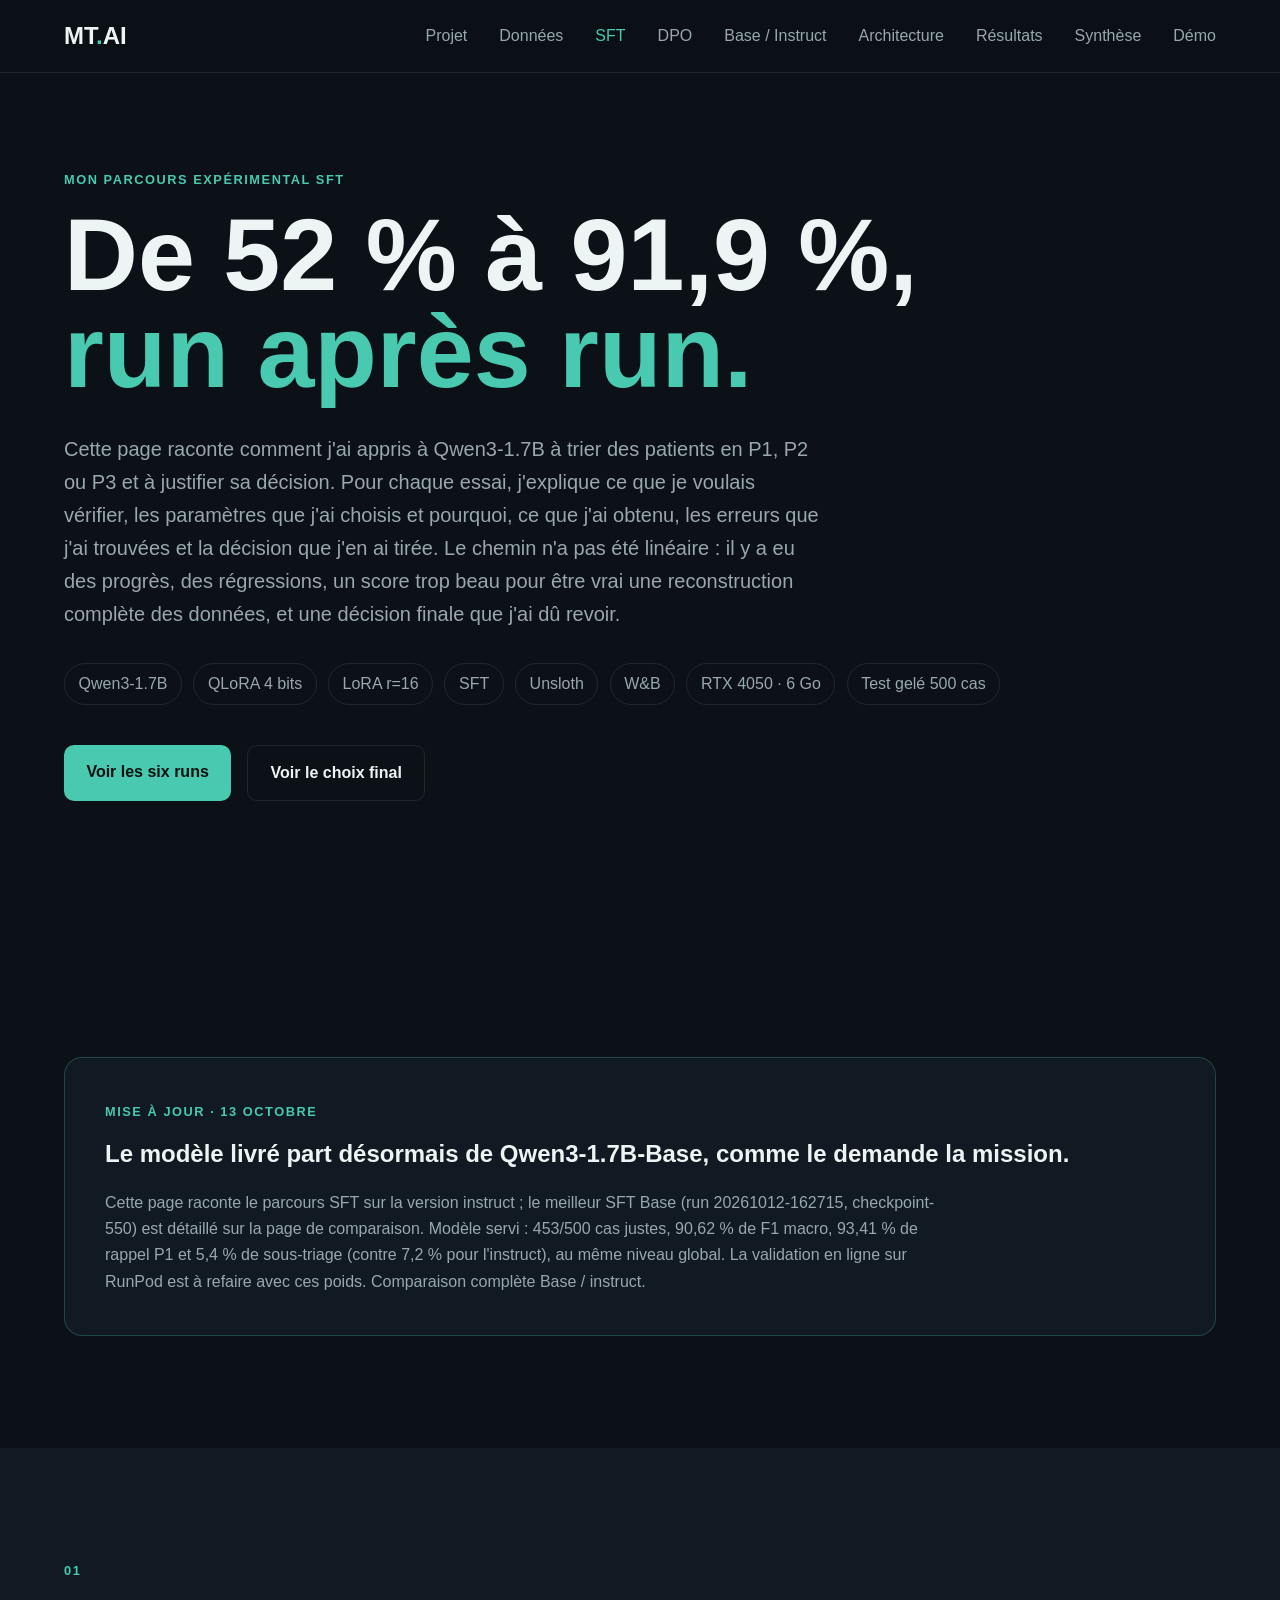
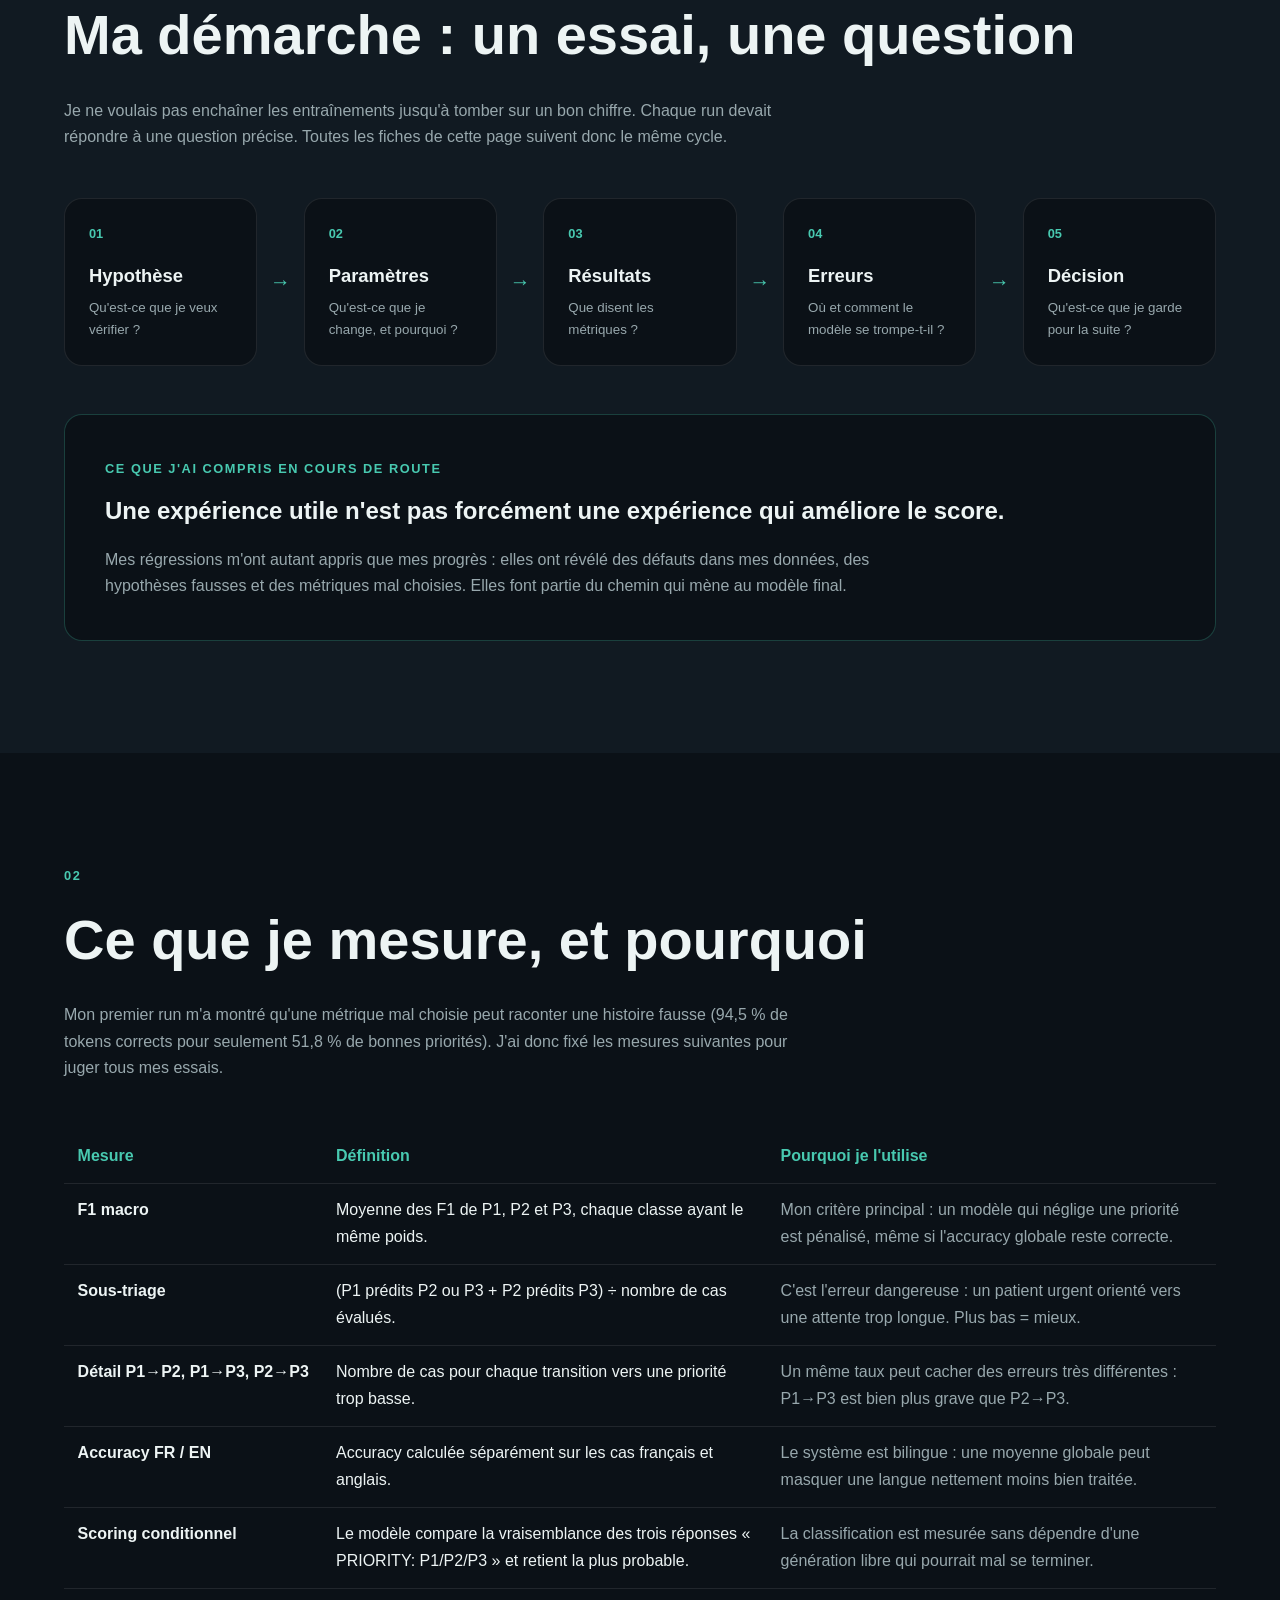
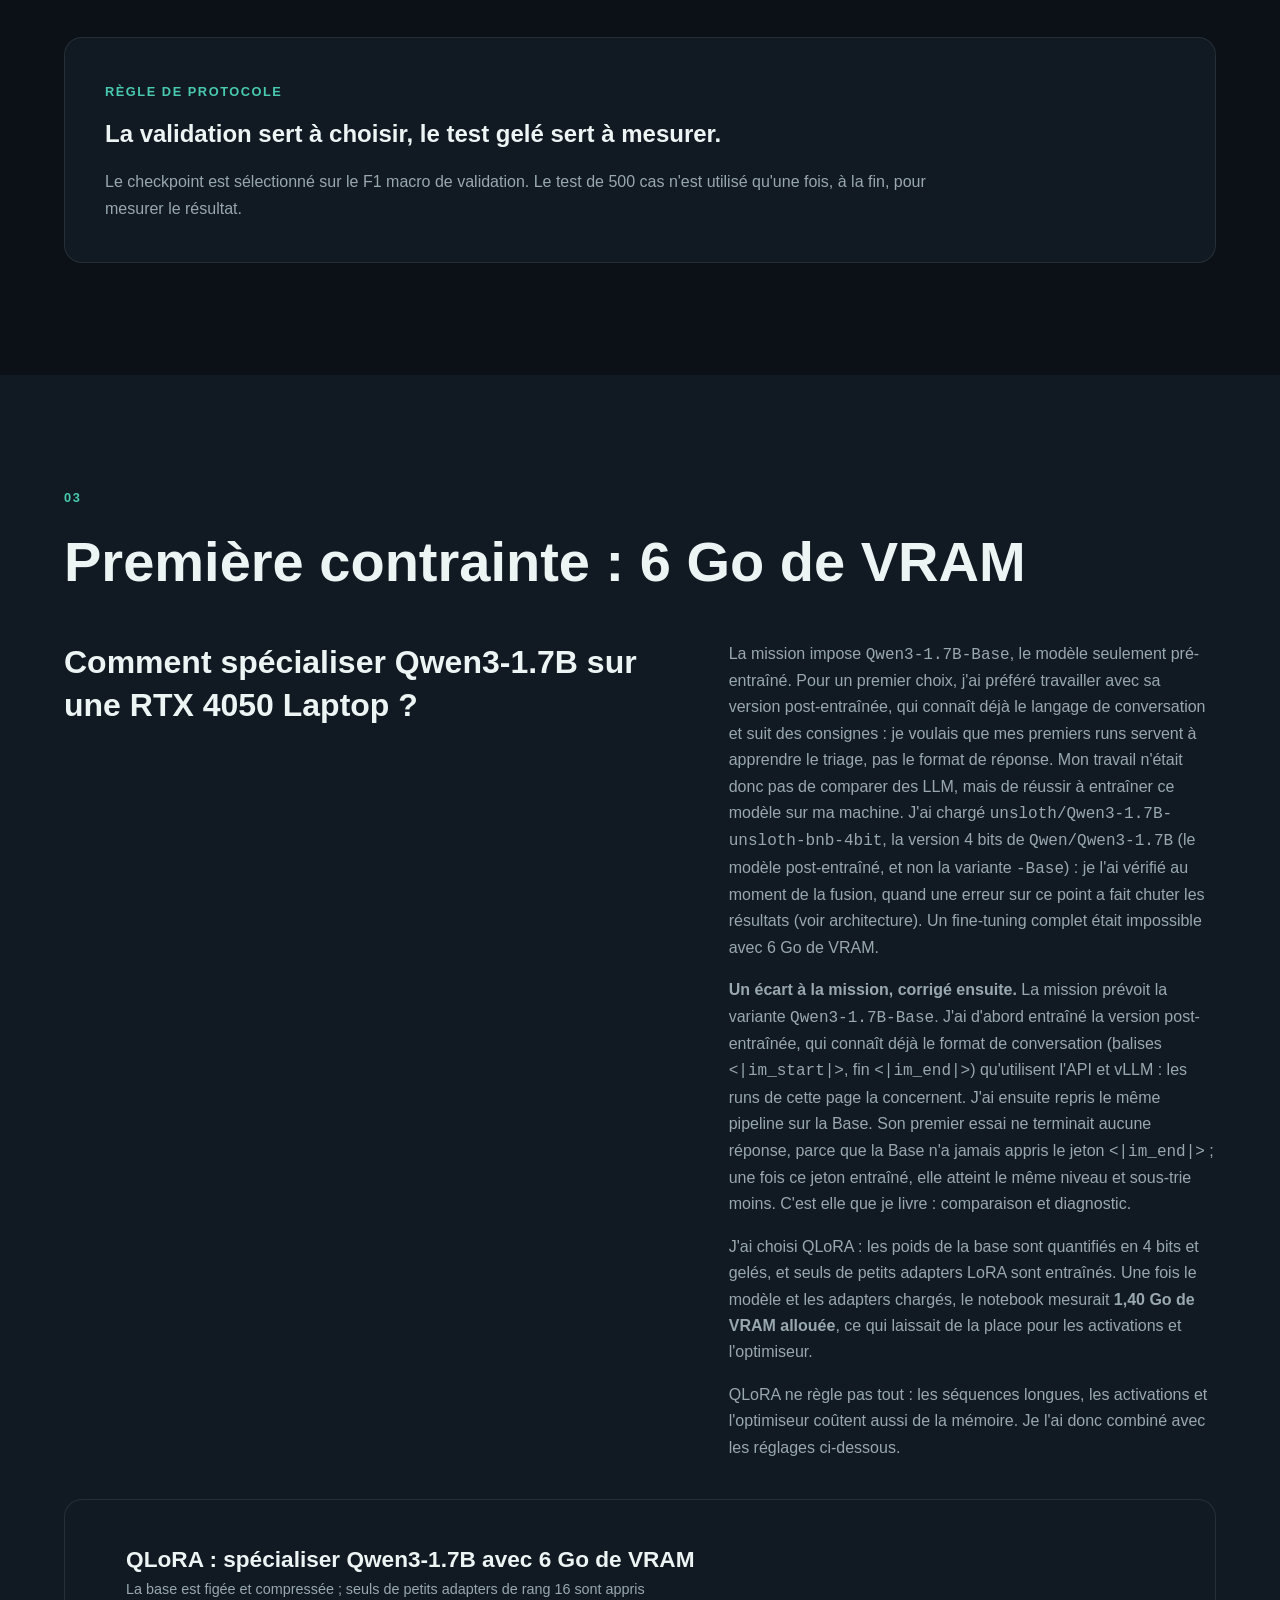
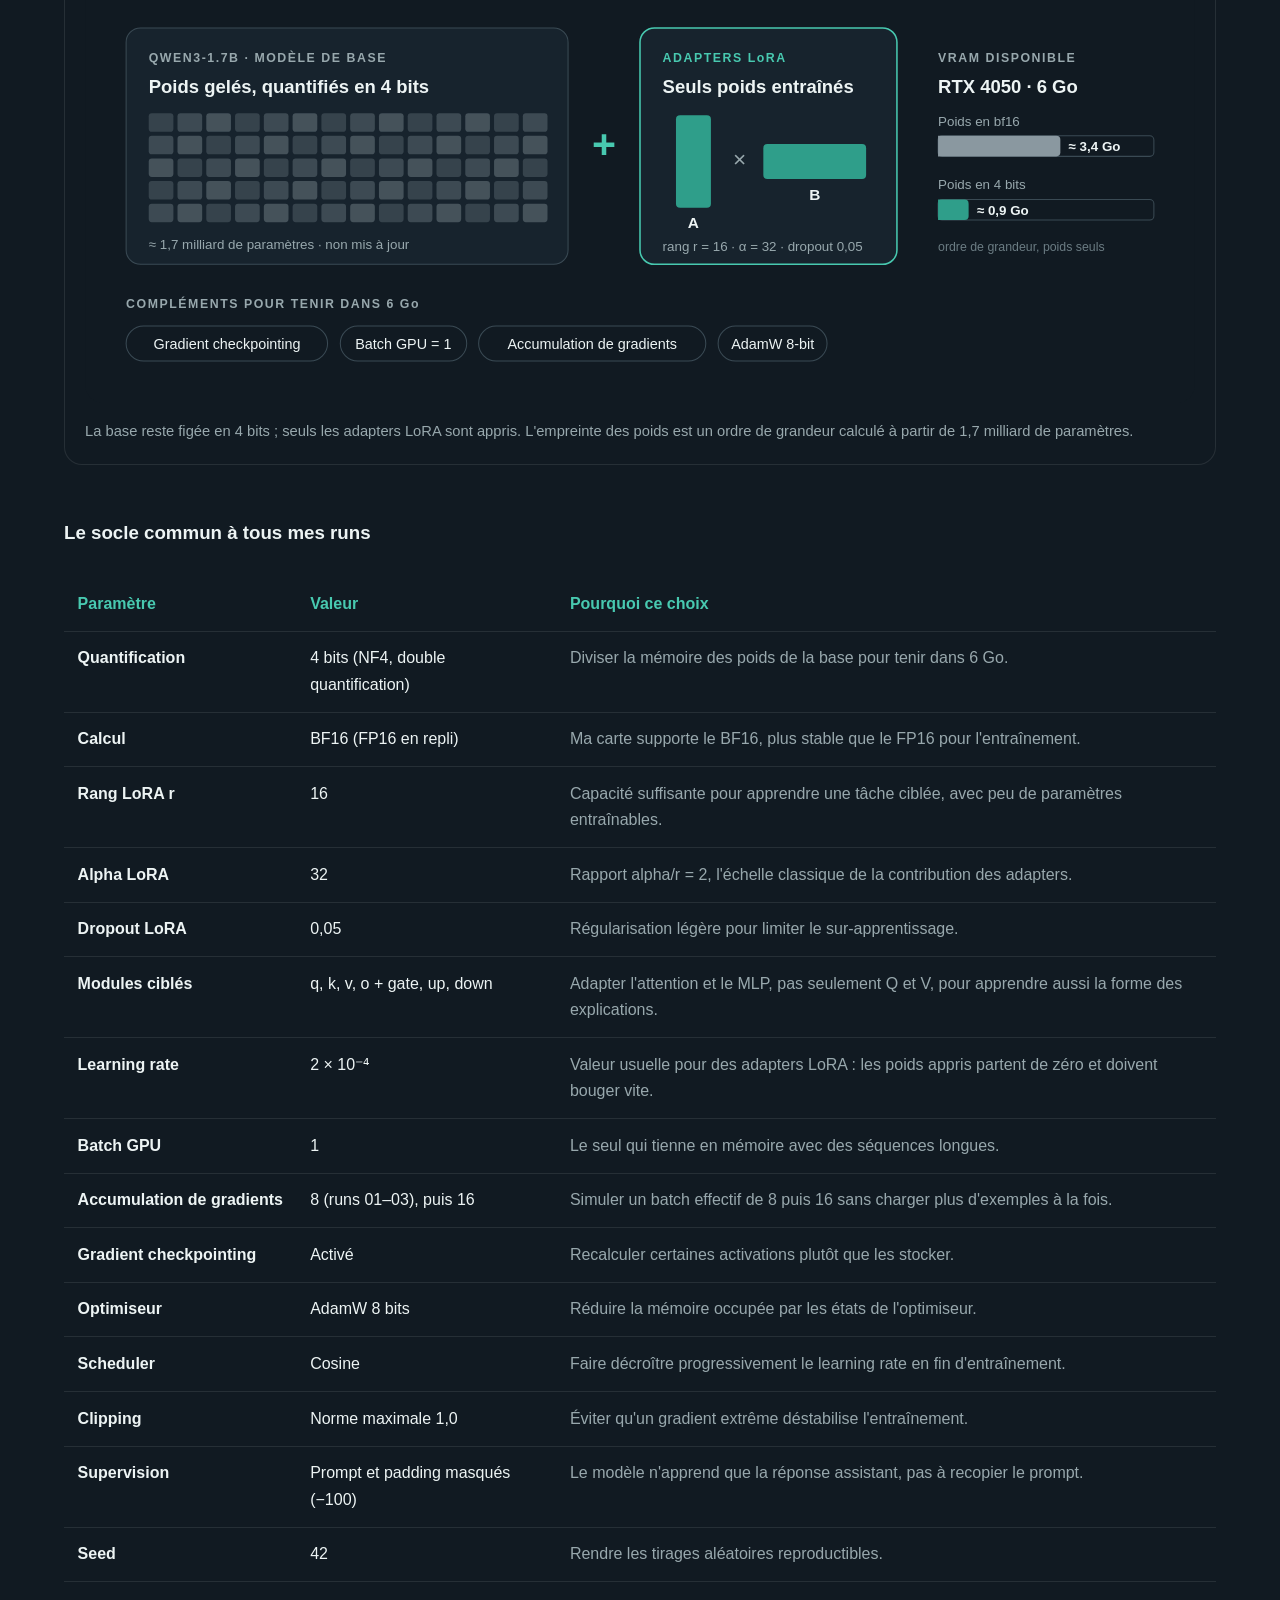
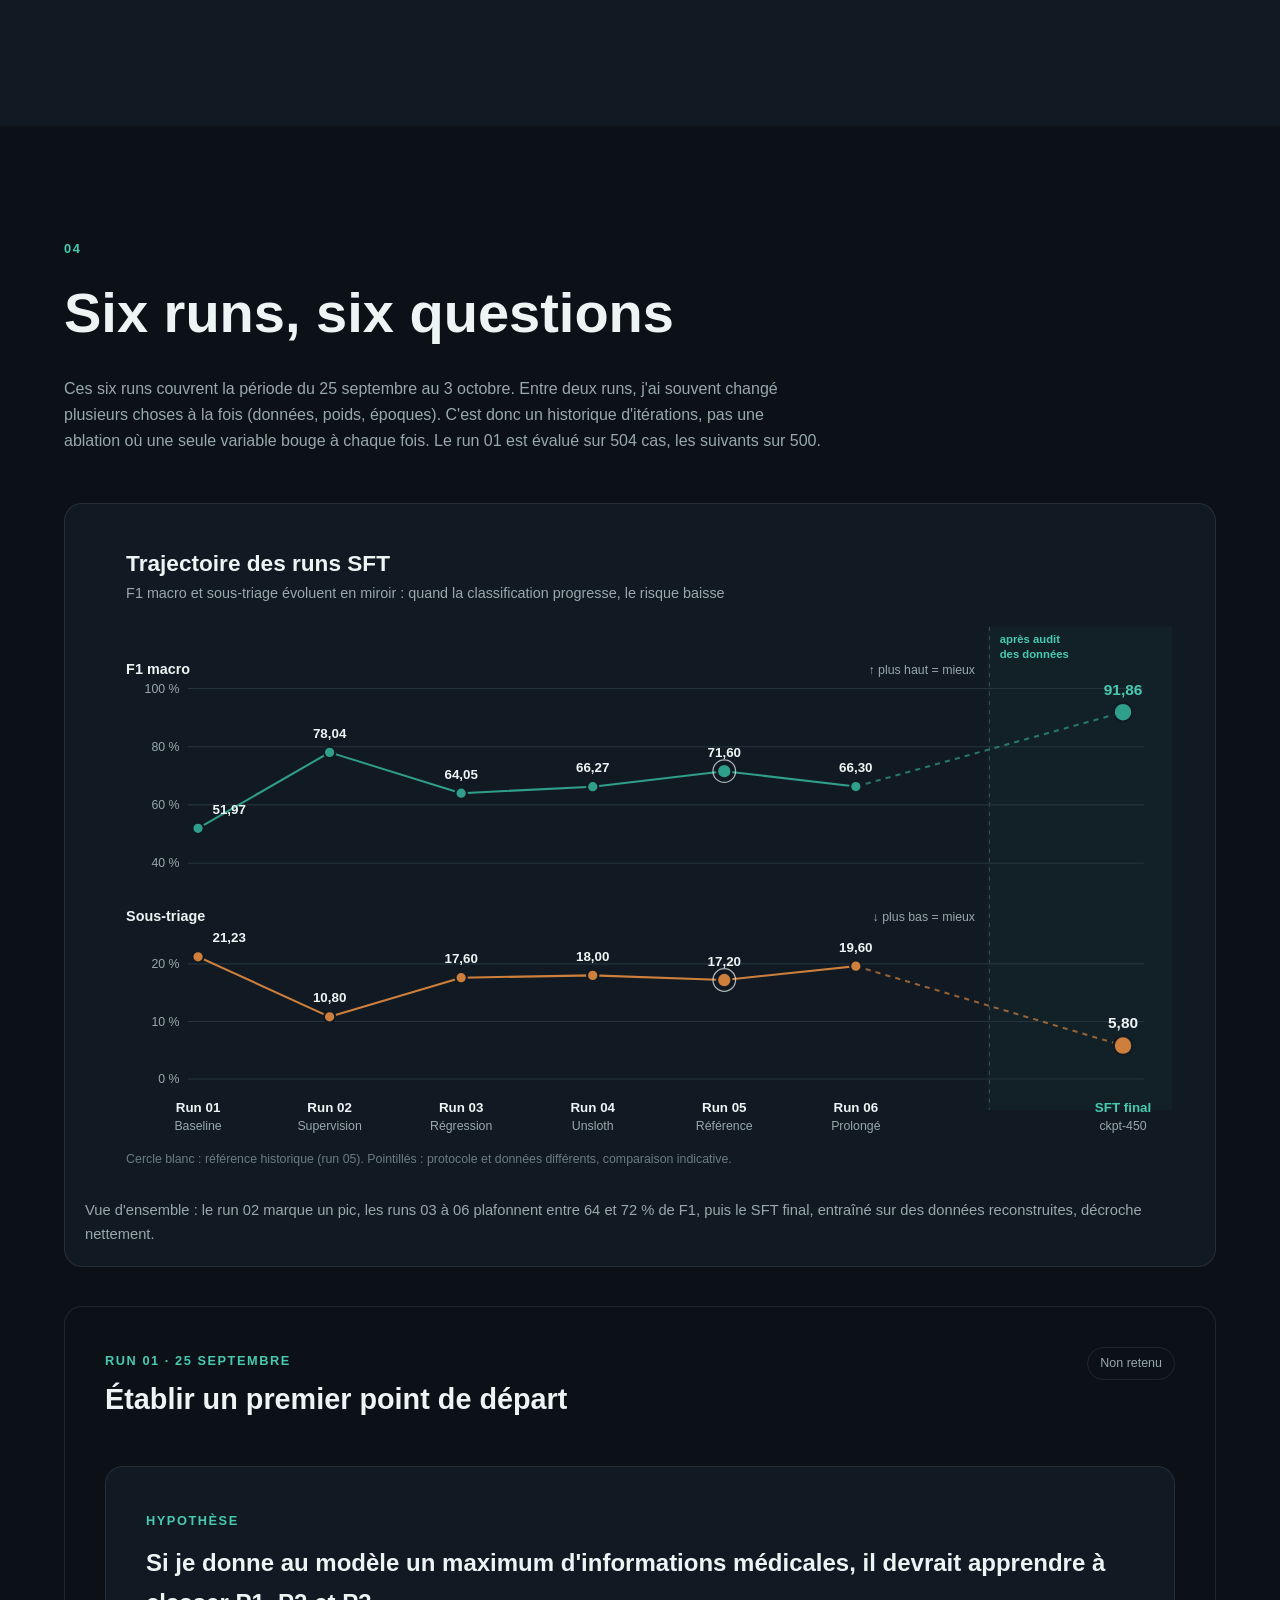
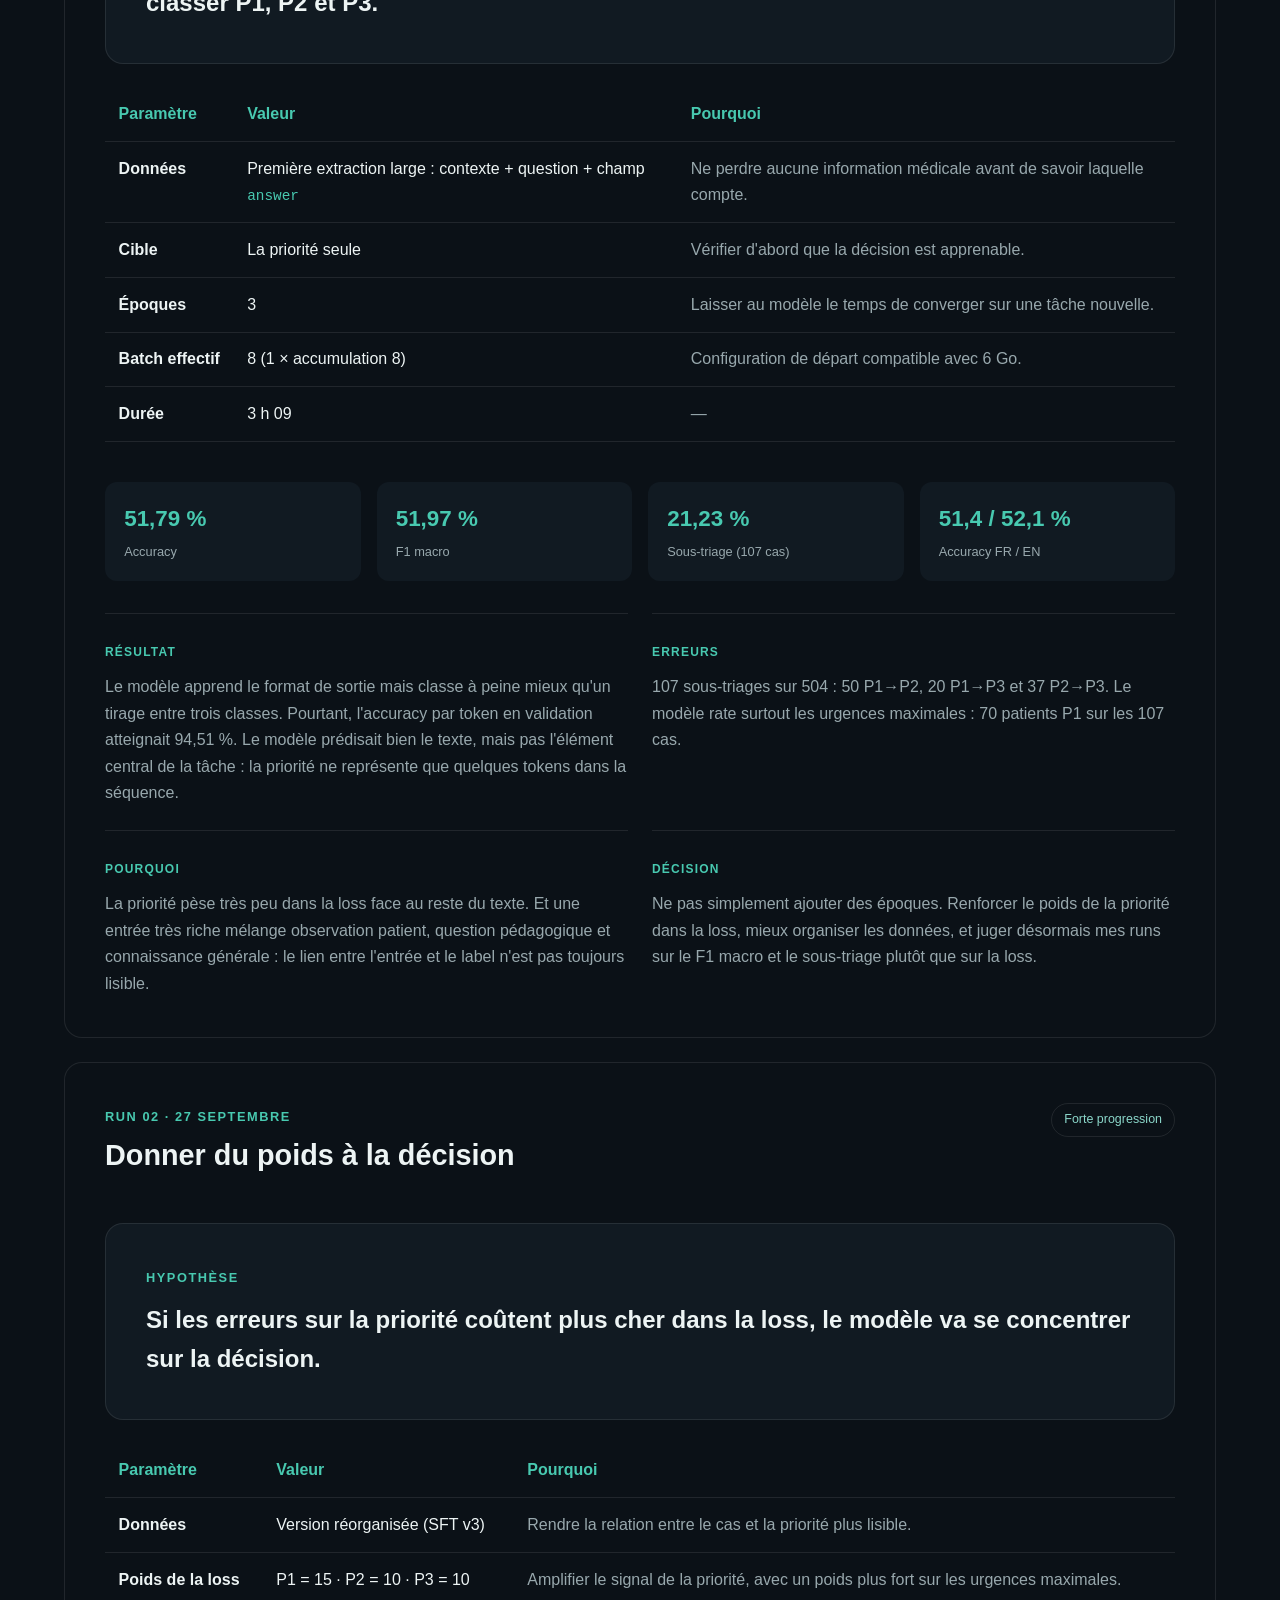
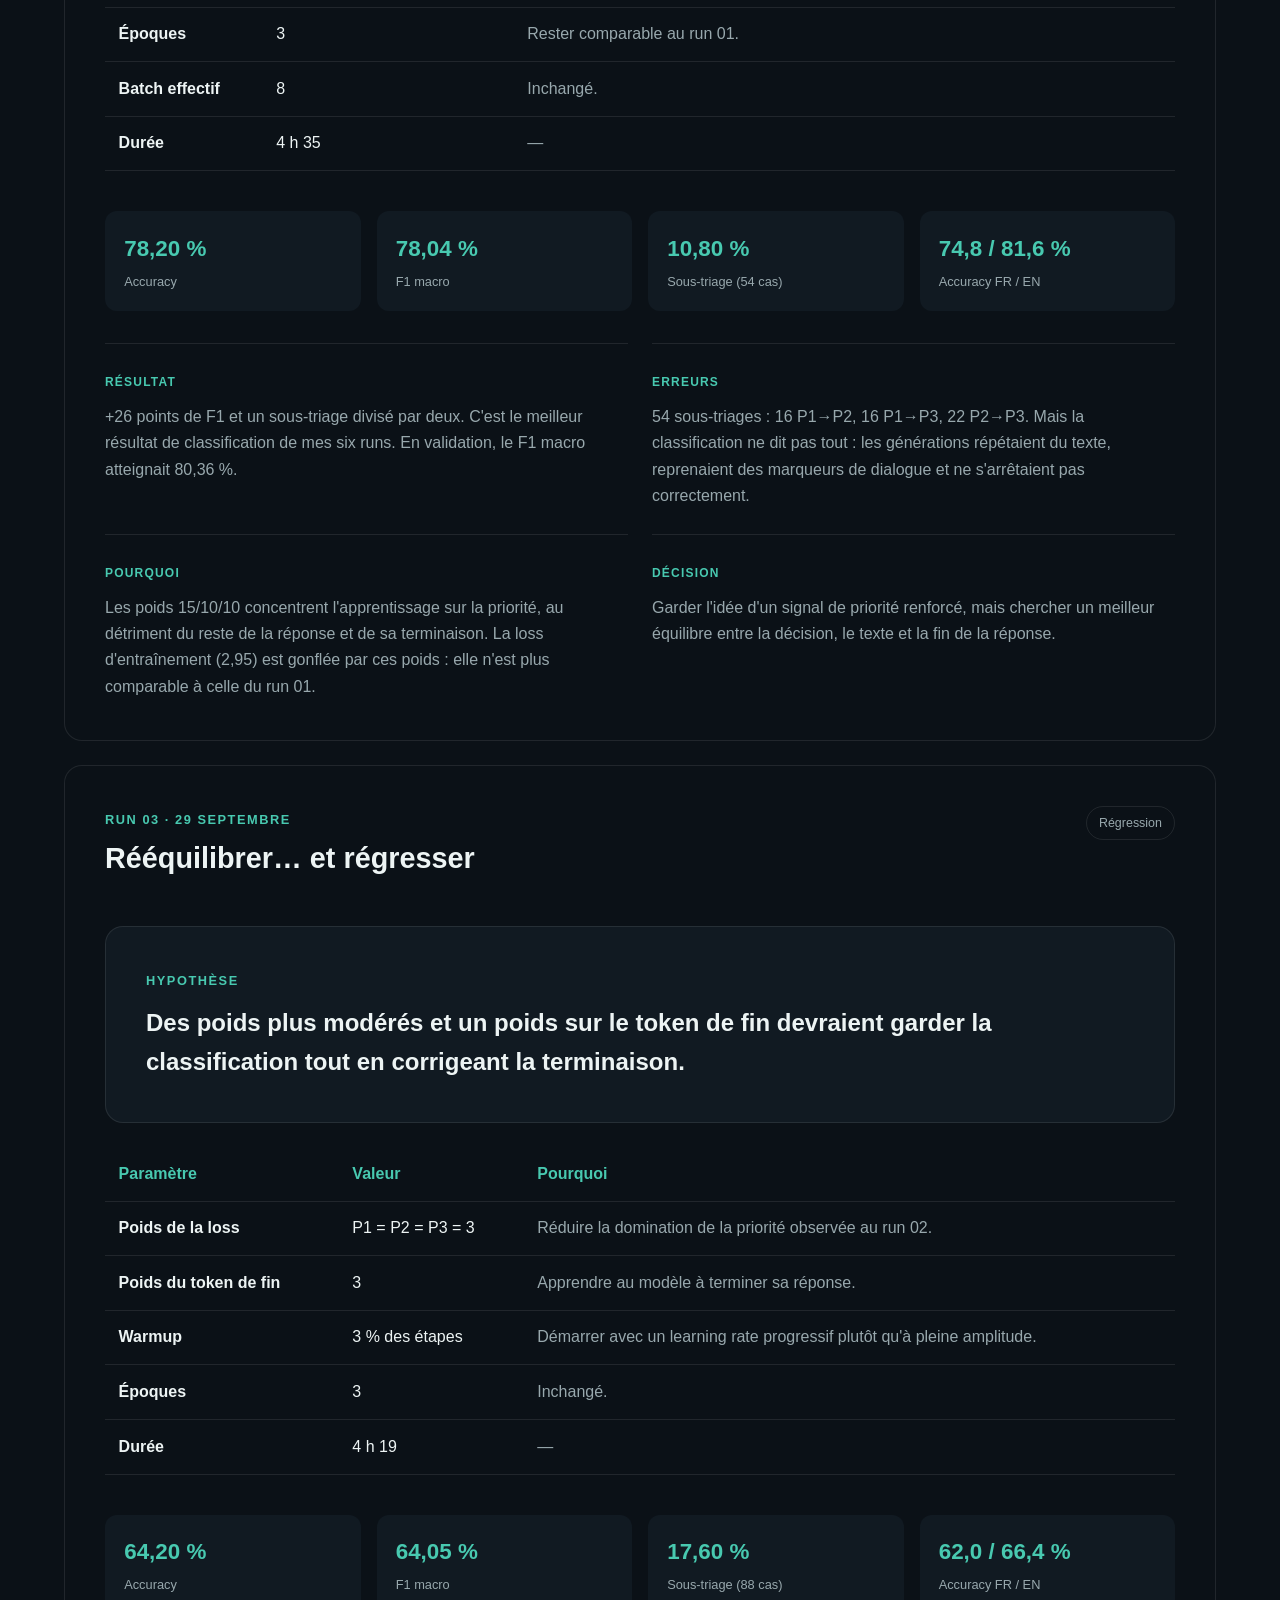
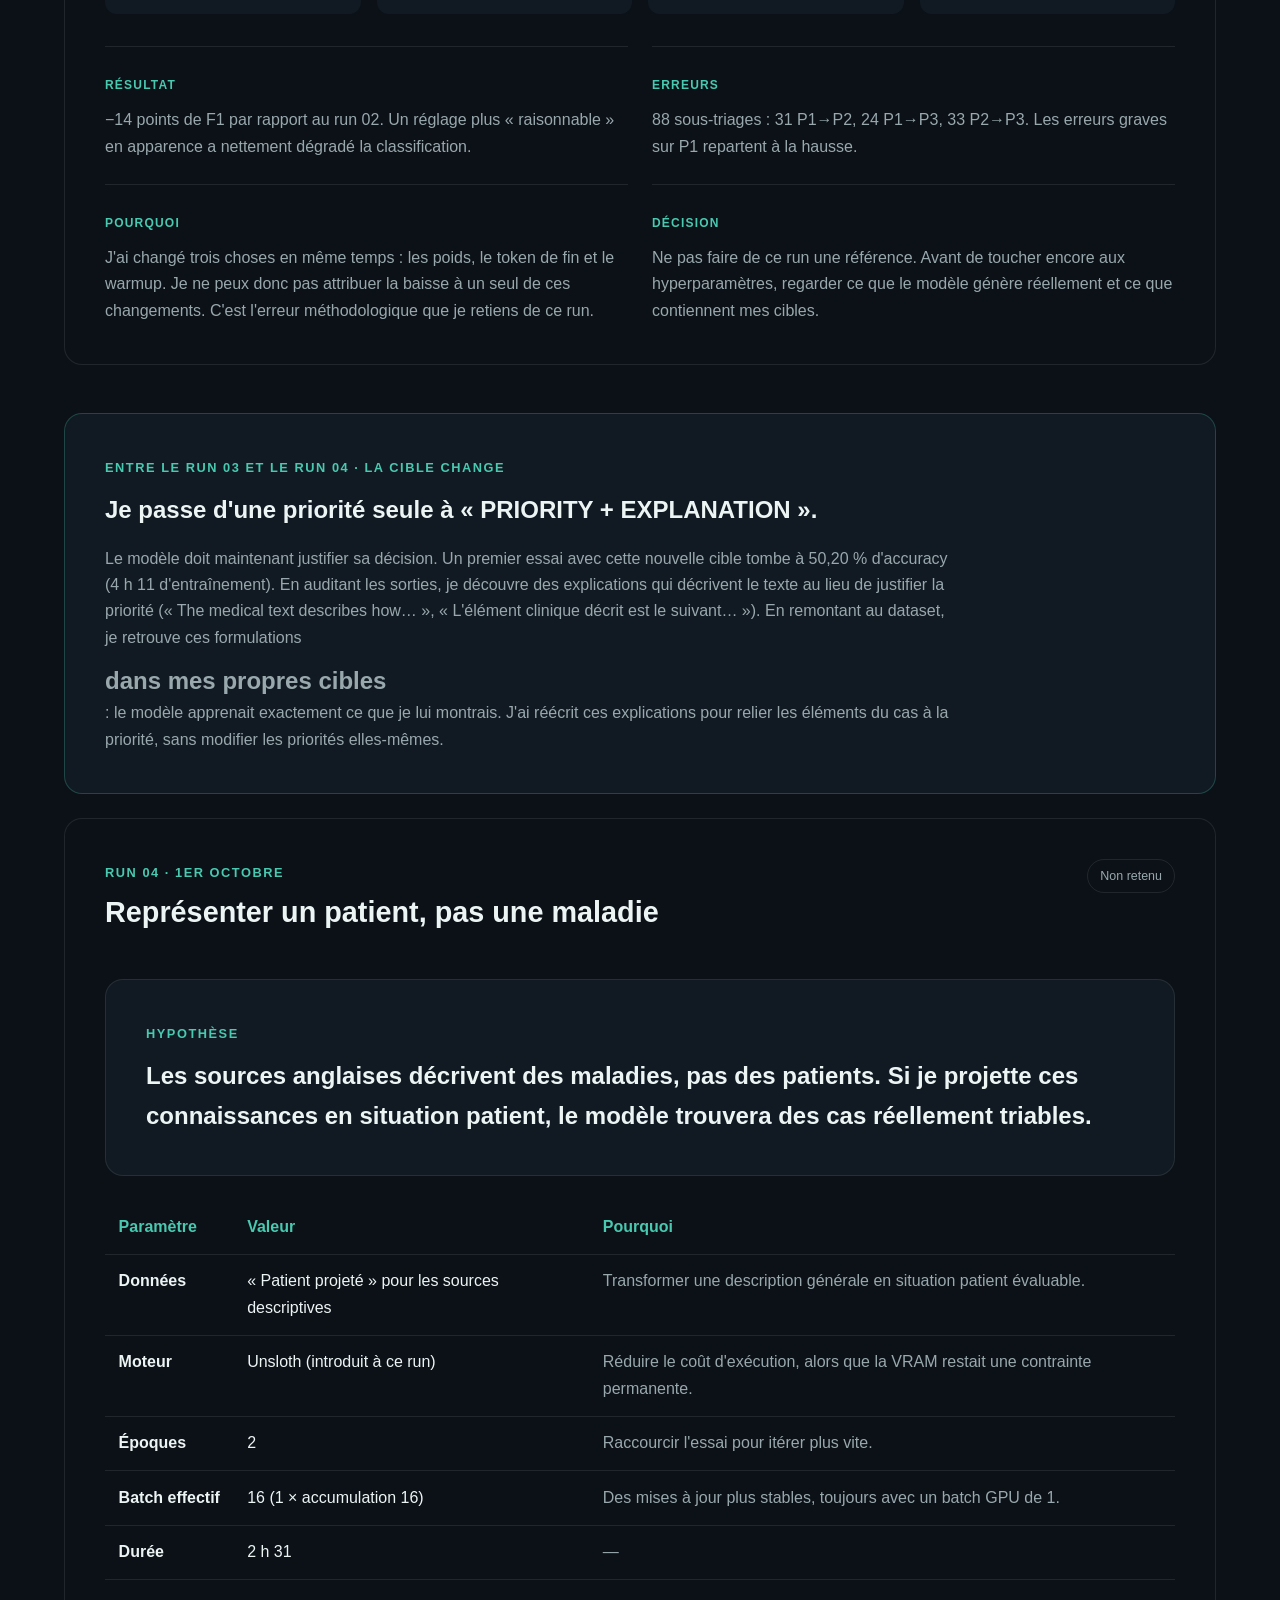
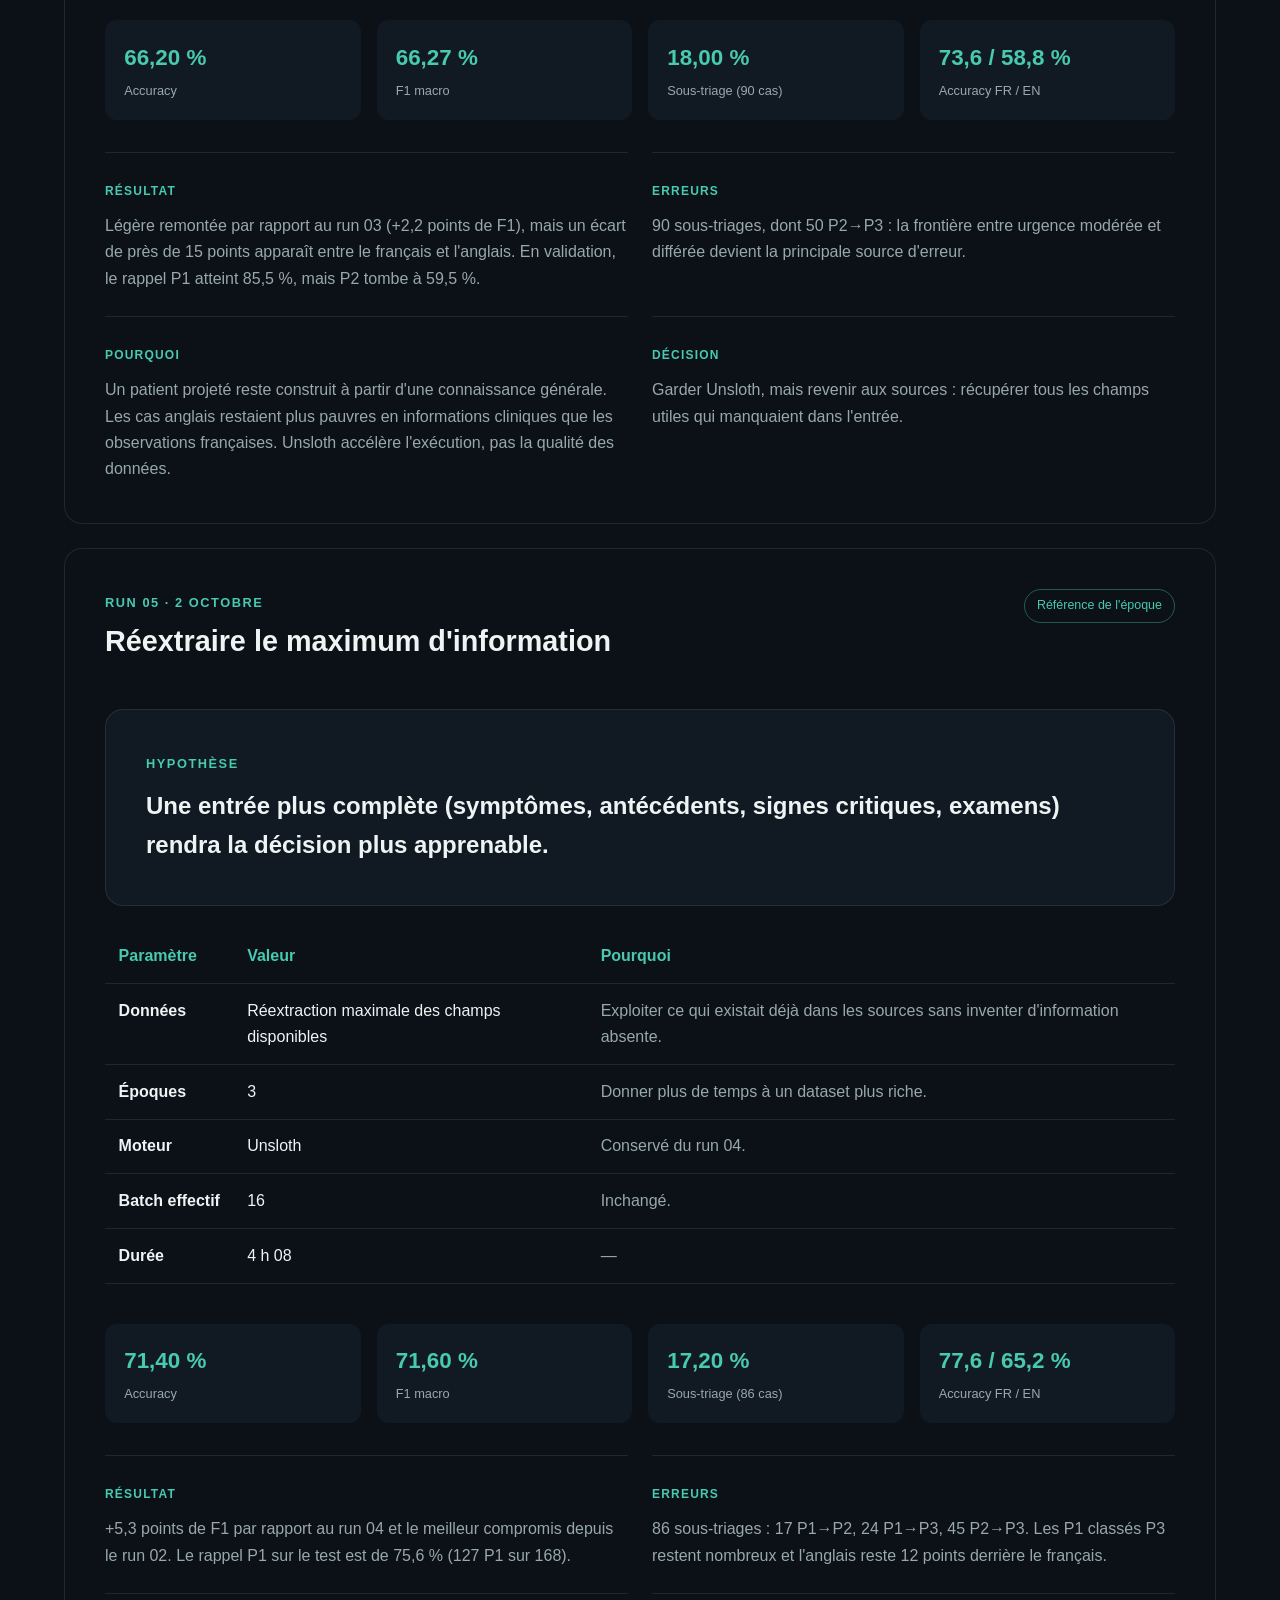
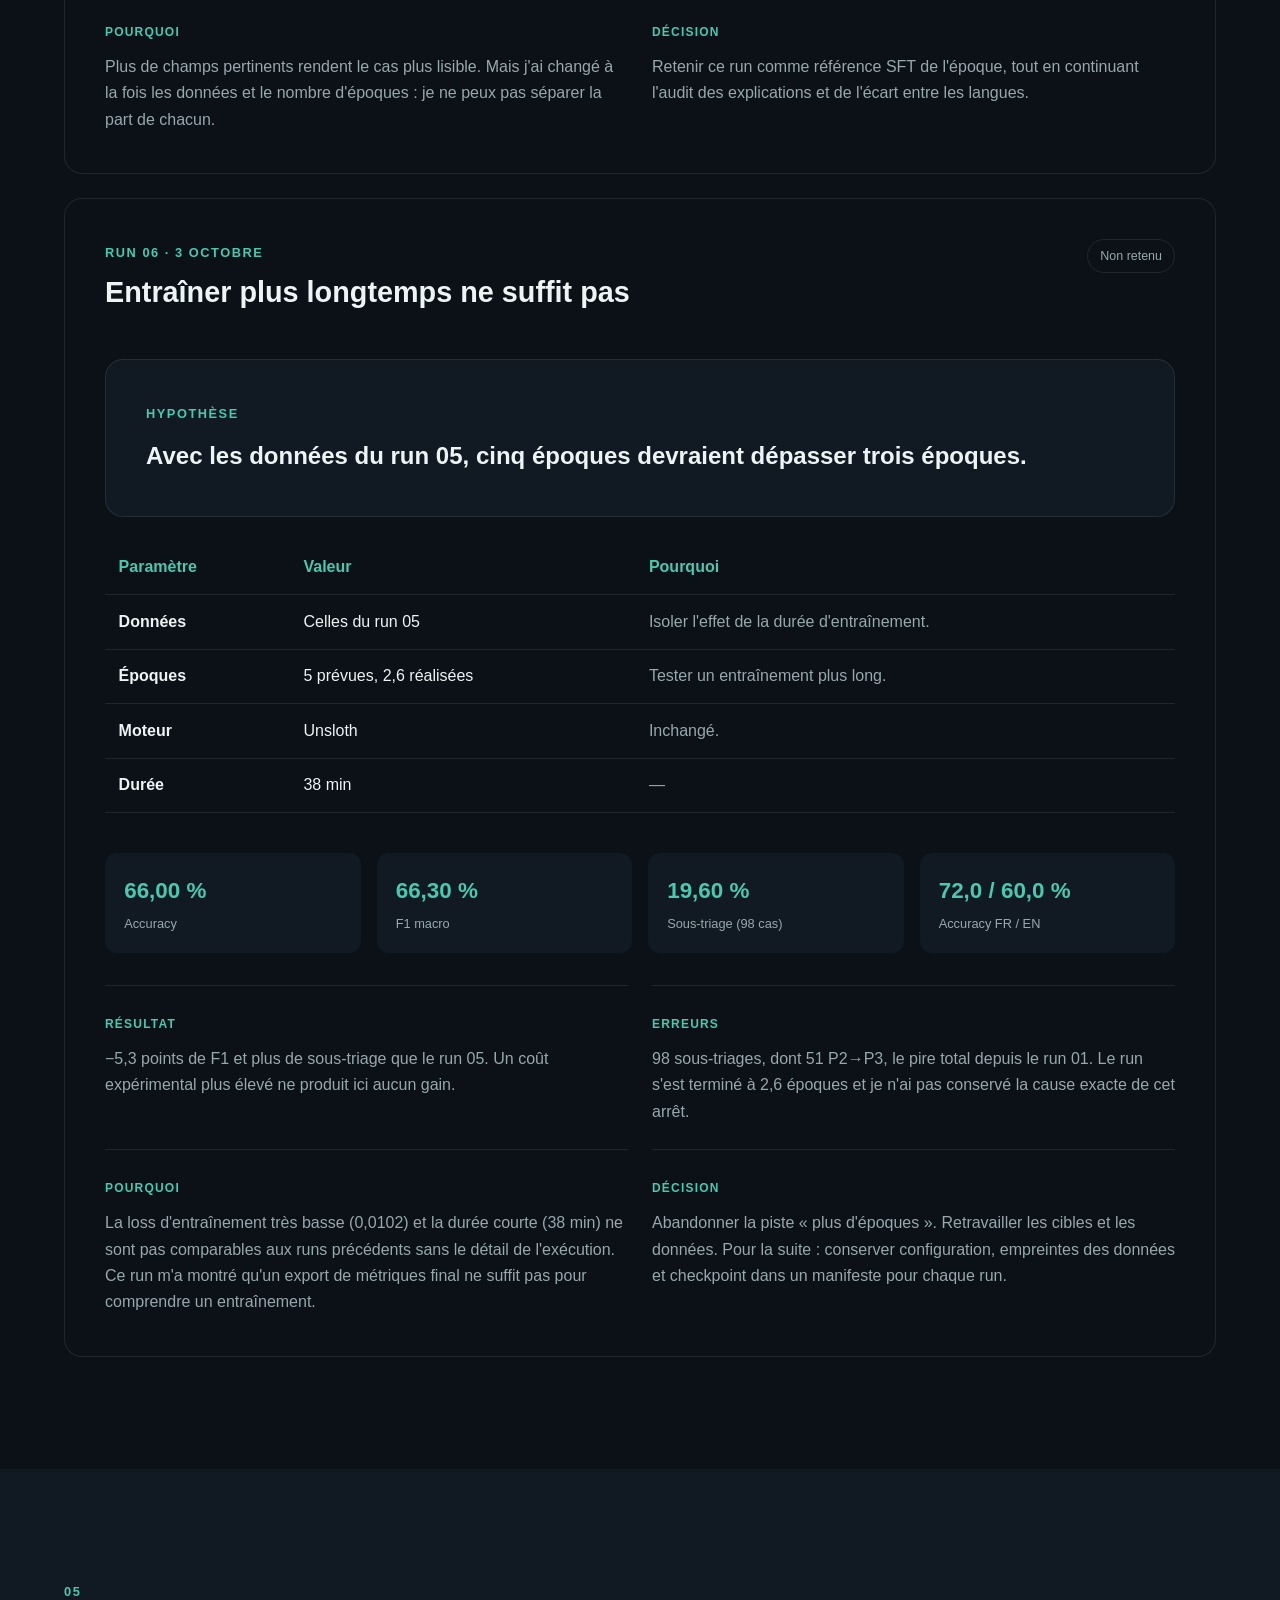
<file: docs/experiments.html>
<!DOCTYPE html>
<html lang="fr">
<head>
<meta charset="utf-8"/>
<meta content="width=device-width, initial-scale=1.0" name="viewport"/>
<title>Expérimentations SFT | Medical Triage AI</title>
<meta content="Mon parcours expérimental SFT sur Qwen3-1.7B : hypothèses, paramètres, résultats, erreurs et décisions, du premier run au modèle final." name="description"/>
<link href="css/style.css" rel="stylesheet"/>
</head>
<body>
<header class="header">
<nav class="nav container">
<a class="logo" href="index.html">MT<span>.</span>AI</a>
<div class="nav-links"><a href="index.html">Projet</a><a href="data.html">Données</a><a class="active" href="experiments.html">SFT</a><a href="dpo.html">DPO</a><a href="base.html">Base / Instruct</a><a href="architecture.html">Architecture</a><a href="resultats.html">Résultats</a><a href="synthese.html">Synthèse</a><a href="demo.html">Démo</a></div>
</nav>
</header>
<main>

<!-- =====================================================
     HERO
     ===================================================== -->
<section class="hero project-hero">
<div class="container hero-content">
<p class="eyebrow">MON PARCOURS EXPÉRIMENTAL SFT</p>
<h1>De 52 % à 91,9 %,<span>run après run.</span></h1>
<p class="hero-text">
Cette page raconte comment j'ai appris à Qwen3-1.7B à trier des patients en P1, P2 ou P3 et à justifier sa décision.
Pour chaque essai, j'explique ce que je voulais vérifier, les paramètres que j'ai choisis et pourquoi,
ce que j'ai obtenu, les erreurs que j'ai trouvées et la décision que j'en ai tirée.
Le chemin n'a pas été linéaire : il y a eu des progrès, des régressions, un score trop beau pour être vrai
une reconstruction complète des données,
et une décision finale que j'ai dû revoir.
</p>
<div class="hero-tags">
<span>Qwen3-1.7B</span><span>QLoRA 4 bits</span><span>LoRA r=16</span><span>SFT</span><span>Unsloth</span><span>W&amp;B</span><span>RTX 4050 · 6 Go</span><span>Test gelé 500 cas</span>
</div>
<div class="hero-actions">
<a class="button primary" href="#runs">Voir les six runs</a>
<a class="button secondary" href="#final-sft">Voir le choix final</a>
</div>
</div>
</section>
<!-- MISE À JOUR BASE -->
<section class="section">
<div class="container">
<div class="callout">
<span class="eyebrow">MISE À JOUR · 13 OCTOBRE</span>
<strong>Le modèle livré part désormais de Qwen3-1.7B-Base, comme le demande la mission.</strong>
<p>Cette page raconte le parcours SFT sur la version instruct ; le meilleur SFT Base (run 20261012-162715, checkpoint-550) est détaillé sur la page de comparaison. Modèle servi : 453/500 cas justes, 90,62 % de F1 macro, 93,41 % de rappel P1 et 5,4 % de sous-triage (contre 7,2 % pour l'instruct), au même niveau global. La validation en ligne sur RunPod est à refaire avec ces poids. <a href="base.html">Comparaison complète Base / instruct</a>.</p>
</div>
</div>
</section>


<!-- =====================================================
     01 - DEMARCHE
     ===================================================== -->
<section class="section section-alt">
<div class="container">
<p class="section-number">01</p>
<h2>Ma démarche : un essai, une question</h2>
<p class="section-intro">
Je ne voulais pas enchaîner les entraînements jusqu'à tomber sur un bon chiffre.
Chaque run devait répondre à une question précise. Toutes les fiches de cette page suivent donc le même cycle.
</p>
<div class="experiment-method">
<div class="method-step"><span>01</span><strong>Hypothèse</strong><small>Qu'est-ce que je veux vérifier ?</small></div>
<div class="method-arrow">→</div>
<div class="method-step"><span>02</span><strong>Paramètres</strong><small>Qu'est-ce que je change, et pourquoi ?</small></div>
<div class="method-arrow">→</div>
<div class="method-step"><span>03</span><strong>Résultats</strong><small>Que disent les métriques ?</small></div>
<div class="method-arrow">→</div>
<div class="method-step"><span>04</span><strong>Erreurs</strong><small>Où et comment le modèle se trompe-t-il ?</small></div>
<div class="method-arrow">→</div>
<div class="method-step"><span>05</span><strong>Décision</strong><small>Qu'est-ce que je garde pour la suite ?</small></div>
</div>
<div class="callout">
<span class="eyebrow">CE QUE J'AI COMPRIS EN COURS DE ROUTE</span>
<strong>Une expérience utile n'est pas forcément une expérience qui améliore le score.</strong>
<p>
Mes régressions m'ont autant appris que mes progrès : elles ont révélé des défauts dans mes données,
des hypothèses fausses et des métriques mal choisies. Elles font partie du chemin qui mène au modèle final.
</p>
</div>
</div>
</section>

<!-- =====================================================
     02 - METRIQUES
     ===================================================== -->
<section class="section">
<div class="container">
<p class="section-number">02</p>
<h2>Ce que je mesure, et pourquoi</h2>
<p class="section-intro">
Mon premier run m'a montré qu'une métrique mal choisie peut raconter une histoire fausse
(94,5 % de tokens corrects pour seulement 51,8 % de bonnes priorités). J'ai donc fixé les mesures suivantes pour juger tous mes essais.
</p>
<table class="story-table params-table">
<thead><tr><th>Mesure</th><th>Définition</th><th>Pourquoi je l'utilise</th></tr></thead>
<tbody>
<tr><td>F1 macro</td><td>Moyenne des F1 de P1, P2 et P3, chaque classe ayant le même poids.</td><td>Mon critère principal : un modèle qui néglige une priorité est pénalisé, même si l'accuracy globale reste correcte.</td></tr>
<tr><td>Sous-triage</td><td>(P1 prédits P2 ou P3 + P2 prédits P3) ÷ nombre de cas évalués.</td><td>C'est l'erreur dangereuse : un patient urgent orienté vers une attente trop longue. Plus bas = mieux.</td></tr>
<tr><td>Détail P1→P2, P1→P3, P2→P3</td><td>Nombre de cas pour chaque transition vers une priorité trop basse.</td><td>Un même taux peut cacher des erreurs très différentes : P1→P3 est bien plus grave que P2→P3.</td></tr>
<tr><td>Accuracy FR / EN</td><td>Accuracy calculée séparément sur les cas français et anglais.</td><td>Le système est bilingue : une moyenne globale peut masquer une langue nettement moins bien traitée.</td></tr>
<tr><td>Scoring conditionnel</td><td>Le modèle compare la vraisemblance des trois réponses « PRIORITY: P1/P2/P3 » et retient la plus probable.</td><td>La classification est mesurée sans dépendre d'une génération libre qui pourrait mal se terminer.</td></tr>
</tbody>
</table>
<div class="callout subtle">
<span class="eyebrow">RÈGLE DE PROTOCOLE</span>
<strong>La validation sert à choisir, le test gelé sert à mesurer.</strong>
<p>Le checkpoint est sélectionné sur le F1 macro de validation. Le test de 500 cas n'est utilisé qu'une fois, à la fin, pour mesurer le résultat.</p>
</div>
</div>
</section>

<!-- =====================================================
     03 - CONTRAINTE GPU
     ===================================================== -->
<section class="section section-alt">
<div class="container">
<p class="section-number">03</p>
<h2>Première contrainte : 6 Go de VRAM</h2>
<div class="about-grid">
<div class="large-text">Comment spécialiser Qwen3-1.7B sur une RTX 4050 Laptop ?</div>
<div>
<p>La mission impose <code>Qwen3-1.7B-Base</code>, le modèle seulement pré-entraîné. Pour un premier choix, j'ai préféré travailler avec sa version post-entraînée, qui connaît déjà le langage de conversation et suit des consignes : je voulais que mes premiers runs servent à apprendre le triage, pas le format de réponse. Mon travail n'était donc pas de comparer des LLM, mais de réussir à entraîner ce modèle sur ma machine. J'ai chargé <code>unsloth/Qwen3-1.7B-unsloth-bnb-4bit</code>, la version 4 bits de <code>Qwen/Qwen3-1.7B</code> (le modèle post-entraîné, et non la variante <code>-Base</code>) : je l'ai vérifié au moment de la fusion, quand une erreur sur ce point a fait chuter les résultats (voir <a href="architecture.html#verif-fusion">architecture</a>). Un fine-tuning complet était impossible avec 6 Go de VRAM.</p>
<p id="base"><strong>Un écart à la mission, corrigé ensuite.</strong> La mission prévoit la variante <code>Qwen3-1.7B-Base</code>. J'ai d'abord entraîné la version post-entraînée, qui connaît déjà le format de conversation (balises <code>&lt;|im_start|&gt;</code>, fin <code>&lt;|im_end|&gt;</code>) qu'utilisent l'API et vLLM : les runs de cette page la concernent. J'ai ensuite repris le même pipeline sur la Base. Son premier essai ne terminait aucune réponse, parce que la Base n'a jamais appris le jeton <code>&lt;|im_end|&gt;</code> ; une fois ce jeton entraîné, elle atteint le même niveau et sous-trie moins. C'est elle que je livre : <a href="base.html">comparaison et diagnostic</a>.</p>
<p>J'ai choisi QLoRA : les poids de la base sont quantifiés en 4 bits et gelés, et seuls de petits adapters LoRA sont entraînés. Une fois le modèle et les adapters chargés, le notebook mesurait <strong>1,40 Go de VRAM allouée</strong>, ce qui laissait de la place pour les activations et l'optimiseur.</p>
<p>QLoRA ne règle pas tout : les séquences longues, les activations et l'optimiseur coûtent aussi de la mémoire. Je l'ai donc combiné avec les réglages ci-dessous.</p>
</div>
</div>
<figure class="story-figure"><svg class="story-svg" preserveAspectRatio="xMidYMid meet" xmlns="http://www.w3.org/2000/svg" viewBox="0 0 1080 470" role="img" aria-label="Schéma QLoRA : modèle de base gelé et quantifié en 4 bits, adapters LoRA de rang 16 entraînés, contraintes VRAM." xmlns:c2pa="http://c2pa.org/manifest"><metadata><c2pa:manifest>[base64]/jbmMO4J1F3R7OqJjdXJseCpzZWxmI2p1bWJmPWMycGEuYXNzZXJ0aW9ucy9jMnBhLmFjdGlvbnMudjJkaGFzaFggQ47HqcN/DMTwbyRGfDdrqHvX/z8yH32wc/[base64]/[base64]/3cyjxFA3Qo5S46fX0/ihY0VZ7mfb9KF703t5OjWDBWMA4GA1UdDwEB/wQEAwIHgDAVBgNVHSUEDjAMBgorBgEEAYPoXgIBMAwGA1UdEwEB/wQCMAAwHwYDVR0jBBgwFoAUzlHiBIFOZFsj+OPEz5o+nMHXXMIwCgYIKoZIzj0EAwMDZwAwZAIwMXMdFJ4BetLLVY7ORuE9noqbbAZOZn/aArXyTwFAZfKrPzxF2vPoJNf1+UCdg1XGAjBwX1zd9WGqYkqmL5SFqw1QySjr1zJfpJM9+1rdDwSPLMOPOjKuiXjoU/[base64]/Lckkt4+cKXNBMzGVQB4h/RZPSjHtfiTLiQpQTbRIDHk/Ic8c4GoN6bY+hJBGE7cD2JW4=</c2pa:manifest></metadata>
<rect width="1080" height="470" rx="18" fill="#111a22"/>
<text x="40.0" y="46.0" fill="#edf4f4" font-size="22" font-family="Inter, 'Segoe UI', Arial, sans-serif" text-anchor="start" font-weight="700" >QLoRA : spécialiser Qwen3-1.7B avec 6 Go de VRAM</text>
<text x="40.0" y="72.0" fill="#98a8ad" font-size="14" font-family="Inter, 'Segoe UI', Arial, sans-serif" text-anchor="start" font-weight="normal" >La base est figée et compressée ; seuls de petits adapters de rang 16 sont appris</text>
<defs><marker id="qlora-arr" viewBox="0 0 10 10" refX="9" refY="5" markerWidth="7" markerHeight="7" orient="auto-start-reverse"><path d="M0,0 L10,5 L0,10 z" fill="#98a8ad"/></marker><marker id="qlora-arrA" viewBox="0 0 10 10" refX="9" refY="5" markerWidth="7" markerHeight="7" orient="auto-start-reverse"><path d="M0,0 L10,5 L0,10 z" fill="#48c9b0"/></marker><pattern id="qlora-hatch" width="7" height="7" patternUnits="userSpaceOnUse" patternTransform="rotate(45)"><rect width="7" height="7" fill="#2f9e8a" opacity="0.35"/><line x1="0" y1="0" x2="0" y2="7" stroke="#2f9e8a" stroke-width="3"/></pattern></defs>
<rect x="40" y="105" width="430" height="230" rx="14" fill="#17232d" stroke="#3a4a54"/>
<text x="62.0" y="138.0" fill="#98a8ad" font-size="12" font-family="Inter, 'Segoe UI', Arial, sans-serif" text-anchor="start" font-weight="700" letter-spacing="1.5">QWEN3-1.7B · MODÈLE DE BASE</text>
<text x="62.0" y="168.0" fill="#edf4f4" font-size="18" font-family="Inter, 'Segoe UI', Arial, sans-serif" text-anchor="start" font-weight="700" >Poids gelés, quantifiés en 4 bits</text>
<rect x="62" y="188" width="24" height="18" rx="3" fill="#5d6b73" opacity="0.45"/>
<rect x="62" y="210" width="24" height="18" rx="3" fill="#5d6b73" opacity="0.55"/>
<rect x="62" y="232" width="24" height="18" rx="3" fill="#5d6b73" opacity="0.65"/>
<rect x="62" y="254" width="24" height="18" rx="3" fill="#5d6b73" opacity="0.45"/>
<rect x="62" y="276" width="24" height="18" rx="3" fill="#5d6b73" opacity="0.55"/>
<rect x="90" y="188" width="24" height="18" rx="3" fill="#5d6b73" opacity="0.55"/>
<rect x="90" y="210" width="24" height="18" rx="3" fill="#5d6b73" opacity="0.65"/>
<rect x="90" y="232" width="24" height="18" rx="3" fill="#5d6b73" opacity="0.45"/>
<rect x="90" y="254" width="24" height="18" rx="3" fill="#5d6b73" opacity="0.55"/>
<rect x="90" y="276" width="24" height="18" rx="3" fill="#5d6b73" opacity="0.65"/>
<rect x="118" y="188" width="24" height="18" rx="3" fill="#5d6b73" opacity="0.65"/>
<rect x="118" y="210" width="24" height="18" rx="3" fill="#5d6b73" opacity="0.45"/>
<rect x="118" y="232" width="24" height="18" rx="3" fill="#5d6b73" opacity="0.55"/>
<rect x="118" y="254" width="24" height="18" rx="3" fill="#5d6b73" opacity="0.65"/>
<rect x="118" y="276" width="24" height="18" rx="3" fill="#5d6b73" opacity="0.45"/>
<rect x="146" y="188" width="24" height="18" rx="3" fill="#5d6b73" opacity="0.45"/>
<rect x="146" y="210" width="24" height="18" rx="3" fill="#5d6b73" opacity="0.55"/>
<rect x="146" y="232" width="24" height="18" rx="3" fill="#5d6b73" opacity="0.65"/>
<rect x="146" y="254" width="24" height="18" rx="3" fill="#5d6b73" opacity="0.45"/>
<rect x="146" y="276" width="24" height="18" rx="3" fill="#5d6b73" opacity="0.55"/>
<rect x="174" y="188" width="24" height="18" rx="3" fill="#5d6b73" opacity="0.55"/>
<rect x="174" y="210" width="24" height="18" rx="3" fill="#5d6b73" opacity="0.65"/>
<rect x="174" y="232" width="24" height="18" rx="3" fill="#5d6b73" opacity="0.45"/>
<rect x="174" y="254" width="24" height="18" rx="3" fill="#5d6b73" opacity="0.55"/>
<rect x="174" y="276" width="24" height="18" rx="3" fill="#5d6b73" opacity="0.65"/>
<rect x="202" y="188" width="24" height="18" rx="3" fill="#5d6b73" opacity="0.65"/>
<rect x="202" y="210" width="24" height="18" rx="3" fill="#5d6b73" opacity="0.45"/>
<rect x="202" y="232" width="24" height="18" rx="3" fill="#5d6b73" opacity="0.55"/>
<rect x="202" y="254" width="24" height="18" rx="3" fill="#5d6b73" opacity="0.65"/>
<rect x="202" y="276" width="24" height="18" rx="3" fill="#5d6b73" opacity="0.45"/>
<rect x="230" y="188" width="24" height="18" rx="3" fill="#5d6b73" opacity="0.45"/>
<rect x="230" y="210" width="24" height="18" rx="3" fill="#5d6b73" opacity="0.55"/>
<rect x="230" y="232" width="24" height="18" rx="3" fill="#5d6b73" opacity="0.65"/>
<rect x="230" y="254" width="24" height="18" rx="3" fill="#5d6b73" opacity="0.45"/>
<rect x="230" y="276" width="24" height="18" rx="3" fill="#5d6b73" opacity="0.55"/>
<rect x="258" y="188" width="24" height="18" rx="3" fill="#5d6b73" opacity="0.55"/>
<rect x="258" y="210" width="24" height="18" rx="3" fill="#5d6b73" opacity="0.65"/>
<rect x="258" y="232" width="24" height="18" rx="3" fill="#5d6b73" opacity="0.45"/>
<rect x="258" y="254" width="24" height="18" rx="3" fill="#5d6b73" opacity="0.55"/>
<rect x="258" y="276" width="24" height="18" rx="3" fill="#5d6b73" opacity="0.65"/>
<rect x="286" y="188" width="24" height="18" rx="3" fill="#5d6b73" opacity="0.65"/>
<rect x="286" y="210" width="24" height="18" rx="3" fill="#5d6b73" opacity="0.45"/>
<rect x="286" y="232" width="24" height="18" rx="3" fill="#5d6b73" opacity="0.55"/>
<rect x="286" y="254" width="24" height="18" rx="3" fill="#5d6b73" opacity="0.65"/>
<rect x="286" y="276" width="24" height="18" rx="3" fill="#5d6b73" opacity="0.45"/>
<rect x="314" y="188" width="24" height="18" rx="3" fill="#5d6b73" opacity="0.45"/>
<rect x="314" y="210" width="24" height="18" rx="3" fill="#5d6b73" opacity="0.55"/>
<rect x="314" y="232" width="24" height="18" rx="3" fill="#5d6b73" opacity="0.65"/>
<rect x="314" y="254" width="24" height="18" rx="3" fill="#5d6b73" opacity="0.45"/>
<rect x="314" y="276" width="24" height="18" rx="3" fill="#5d6b73" opacity="0.55"/>
<rect x="342" y="188" width="24" height="18" rx="3" fill="#5d6b73" opacity="0.55"/>
<rect x="342" y="210" width="24" height="18" rx="3" fill="#5d6b73" opacity="0.65"/>
<rect x="342" y="232" width="24" height="18" rx="3" fill="#5d6b73" opacity="0.45"/>
<rect x="342" y="254" width="24" height="18" rx="3" fill="#5d6b73" opacity="0.55"/>
<rect x="342" y="276" width="24" height="18" rx="3" fill="#5d6b73" opacity="0.65"/>
<rect x="370" y="188" width="24" height="18" rx="3" fill="#5d6b73" opacity="0.65"/>
<rect x="370" y="210" width="24" height="18" rx="3" fill="#5d6b73" opacity="0.45"/>
<rect x="370" y="232" width="24" height="18" rx="3" fill="#5d6b73" opacity="0.55"/>
<rect x="370" y="254" width="24" height="18" rx="3" fill="#5d6b73" opacity="0.65"/>
<rect x="370" y="276" width="24" height="18" rx="3" fill="#5d6b73" opacity="0.45"/>
<rect x="398" y="188" width="24" height="18" rx="3" fill="#5d6b73" opacity="0.45"/>
<rect x="398" y="210" width="24" height="18" rx="3" fill="#5d6b73" opacity="0.55"/>
<rect x="398" y="232" width="24" height="18" rx="3" fill="#5d6b73" opacity="0.65"/>
<rect x="398" y="254" width="24" height="18" rx="3" fill="#5d6b73" opacity="0.45"/>
<rect x="398" y="276" width="24" height="18" rx="3" fill="#5d6b73" opacity="0.55"/>
<rect x="426" y="188" width="24" height="18" rx="3" fill="#5d6b73" opacity="0.55"/>
<rect x="426" y="210" width="24" height="18" rx="3" fill="#5d6b73" opacity="0.65"/>
<rect x="426" y="232" width="24" height="18" rx="3" fill="#5d6b73" opacity="0.45"/>
<rect x="426" y="254" width="24" height="18" rx="3" fill="#5d6b73" opacity="0.55"/>
<rect x="426" y="276" width="24" height="18" rx="3" fill="#5d6b73" opacity="0.65"/>
<text x="62.0" y="320.0" fill="#98a8ad" font-size="13" font-family="Inter, 'Segoe UI', Arial, sans-serif" text-anchor="start" font-weight="normal" >≈ 1,7 milliard de paramètres · non mis à jour</text>
<text x="505.0" y="232.0" fill="#48c9b0" font-size="40" font-family="Inter, 'Segoe UI', Arial, sans-serif" text-anchor="middle" font-weight="700" >+</text>
<rect x="540" y="105" width="250" height="230" rx="14" fill="#17232d" stroke="#48c9b0" stroke-width="1.5"/>
<text x="562.0" y="138.0" fill="#48c9b0" font-size="12" font-family="Inter, 'Segoe UI', Arial, sans-serif" text-anchor="start" font-weight="700" letter-spacing="1.5">ADAPTERS LoRA</text>
<text x="562.0" y="168.0" fill="#edf4f4" font-size="18" font-family="Inter, 'Segoe UI', Arial, sans-serif" text-anchor="start" font-weight="700" >Seuls poids entraînés</text>
<rect x="575" y="190" width="34" height="90" rx="4" fill="#2f9e8a"/>
<text x="592.0" y="300.0" fill="#edf4f4" font-size="15" font-family="Inter, 'Segoe UI', Arial, sans-serif" text-anchor="middle" font-weight="700" >A</text>
<text x="637.0" y="240.0" fill="#98a8ad" font-size="22" font-family="Inter, 'Segoe UI', Arial, sans-serif" text-anchor="middle" font-weight="normal" >×</text>
<rect x="660" y="218" width="100" height="34" rx="4" fill="#2f9e8a"/>
<text x="710.0" y="272.0" fill="#edf4f4" font-size="15" font-family="Inter, 'Segoe UI', Arial, sans-serif" text-anchor="middle" font-weight="700" >B</text>
<text x="562.0" y="322.0" fill="#98a8ad" font-size="13" font-family="Inter, 'Segoe UI', Arial, sans-serif" text-anchor="start" font-weight="normal" >rang r = 16 · α = 32 · dropout 0,05</text>
<text x="830.0" y="138.0" fill="#98a8ad" font-size="12" font-family="Inter, 'Segoe UI', Arial, sans-serif" text-anchor="start" font-weight="700" letter-spacing="1.5">VRAM DISPONIBLE</text>
<text x="830.0" y="168.0" fill="#edf4f4" font-size="18" font-family="Inter, 'Segoe UI', Arial, sans-serif" text-anchor="start" font-weight="700" >RTX 4050 · 6 Go</text>
<text x="830.0" y="200.0" fill="#98a8ad" font-size="13" font-family="Inter, 'Segoe UI', Arial, sans-serif" text-anchor="start" font-weight="normal" >Poids en bf16</text>
<rect x="830" y="210" width="210" height="20" rx="4" fill="none" stroke="#3a4a54"/>
<path d="M830,210 H945.0 Q949.0,210 949.0,214 V226 Q949.0,230 945.0,230 H830 Z" fill="#8a98a0" />
<text x="957.0" y="225.0" fill="#edf4f4" font-size="13" font-family="Inter, 'Segoe UI', Arial, sans-serif" text-anchor="start" font-weight="700" >≈ 3,4 Go</text>
<text x="830.0" y="262.0" fill="#98a8ad" font-size="13" font-family="Inter, 'Segoe UI', Arial, sans-serif" text-anchor="start" font-weight="normal" >Poids en 4 bits</text>
<rect x="830" y="272" width="210" height="20" rx="4" fill="none" stroke="#3a4a54"/>
<path d="M830,272 H855.75 Q859.75,272 859.75,276 V288 Q859.75,292 855.75,292 H830 Z" fill="#2f9e8a" />
<text x="867.8" y="287.0" fill="#edf4f4" font-size="13" font-family="Inter, 'Segoe UI', Arial, sans-serif" text-anchor="start" font-weight="700" >≈ 0,9 Go</text>
<text x="830.0" y="322.0" fill="#6b7c83" font-size="12" font-family="Inter, 'Segoe UI', Arial, sans-serif" text-anchor="start" font-weight="normal" >ordre de grandeur, poids seuls</text>
<text x="40.0" y="378.0" fill="#98a8ad" font-size="12" font-family="Inter, 'Segoe UI', Arial, sans-serif" text-anchor="start" font-weight="700" letter-spacing="1.5">COMPLÉMENTS POUR TENIR DANS 6 Go</text>
<rect x="40" y="395" width="196" height="34" rx="17" fill="none" stroke="#3a4a54"/>
<text x="138.2" y="417.0" fill="#edf4f4" font-size="14" font-family="Inter, 'Segoe UI', Arial, sans-serif" text-anchor="middle" font-weight="normal" >Gradient checkpointing</text>
<rect x="248.39999999999998" y="395" width="123" height="34" rx="17" fill="none" stroke="#3a4a54"/>
<text x="309.7" y="417.0" fill="#edf4f4" font-size="14" font-family="Inter, 'Segoe UI', Arial, sans-serif" text-anchor="middle" font-weight="normal" >Batch GPU = 1</text>
<rect x="383.0" y="395" width="221" height="34" rx="17" fill="none" stroke="#3a4a54"/>
<text x="493.5" y="417.0" fill="#edf4f4" font-size="14" font-family="Inter, 'Segoe UI', Arial, sans-serif" text-anchor="middle" font-weight="normal" >Accumulation de gradients</text>
<rect x="616.0" y="395" width="106" height="34" rx="17" fill="none" stroke="#3a4a54"/>
<text x="669.1" y="417.0" fill="#edf4f4" font-size="14" font-family="Inter, 'Segoe UI', Arial, sans-serif" text-anchor="middle" font-weight="normal" >AdamW 8-bit</text>
</svg><figcaption>La base reste figée en 4 bits ; seuls les adapters LoRA sont appris. L'empreinte des poids est un ordre de grandeur calculé à partir de 1,7 milliard de paramètres.</figcaption></figure>
<h3>Le socle commun à tous mes runs</h3>
<table class="story-table params-table">
<thead><tr><th>Paramètre</th><th>Valeur</th><th>Pourquoi ce choix</th></tr></thead>
<tbody>
<tr><td>Quantification</td><td>4 bits (NF4, double quantification)</td><td>Diviser la mémoire des poids de la base pour tenir dans 6 Go.</td></tr>
<tr><td>Calcul</td><td>BF16 (FP16 en repli)</td><td>Ma carte supporte le BF16, plus stable que le FP16 pour l'entraînement.</td></tr>
<tr><td>Rang LoRA r</td><td>16</td><td>Capacité suffisante pour apprendre une tâche ciblée, avec peu de paramètres entraînables.</td></tr>
<tr><td>Alpha LoRA</td><td>32</td><td>Rapport alpha/r = 2, l'échelle classique de la contribution des adapters.</td></tr>
<tr><td>Dropout LoRA</td><td>0,05</td><td>Régularisation légère pour limiter le sur-apprentissage.</td></tr>
<tr><td>Modules ciblés</td><td>q, k, v, o + gate, up, down</td><td>Adapter l'attention et le MLP, pas seulement Q et V, pour apprendre aussi la forme des explications.</td></tr>
<tr><td>Learning rate</td><td>2 × 10⁻⁴</td><td>Valeur usuelle pour des adapters LoRA : les poids appris partent de zéro et doivent bouger vite.</td></tr>
<tr><td>Batch GPU</td><td>1</td><td>Le seul qui tienne en mémoire avec des séquences longues.</td></tr>
<tr><td>Accumulation de gradients</td><td>8 (runs 01–03), puis 16</td><td>Simuler un batch effectif de 8 puis 16 sans charger plus d'exemples à la fois.</td></tr>
<tr><td>Gradient checkpointing</td><td>Activé</td><td>Recalculer certaines activations plutôt que les stocker.</td></tr>
<tr><td>Optimiseur</td><td>AdamW 8 bits</td><td>Réduire la mémoire occupée par les états de l'optimiseur.</td></tr>
<tr><td>Scheduler</td><td>Cosine</td><td>Faire décroître progressivement le learning rate en fin d'entraînement.</td></tr>
<tr><td>Clipping</td><td>Norme maximale 1,0</td><td>Éviter qu'un gradient extrême déstabilise l'entraînement.</td></tr>
<tr><td>Supervision</td><td>Prompt et padding masqués (−100)</td><td>Le modèle n'apprend que la réponse assistant, pas à recopier le prompt.</td></tr>
<tr><td>Seed</td><td>42</td><td>Rendre les tirages aléatoires reproductibles.</td></tr>
</tbody>
</table>
</div>
</section>

<!-- =====================================================
     04 - SIX RUNS
     ===================================================== -->
<section class="section" id="runs">
<div class="container">
<p class="section-number">04</p>
<h2>Six runs, six questions</h2>
<p class="section-intro">
Ces six runs couvrent la période du 25 septembre au 3 octobre. Entre deux runs, j'ai souvent changé plusieurs choses à la fois
(données, poids, époques). C'est donc un historique d'itérations, pas une ablation où une seule variable bouge à chaque fois.
Le run 01 est évalué sur 504 cas, les suivants sur 500.
</p>
<figure class="story-figure"><svg class="story-svg" preserveAspectRatio="xMidYMid meet" xmlns="http://www.w3.org/2000/svg" viewBox="0 0 1080 640" role="img" aria-label="Évolution du F1 macro et du sous-triage sur les six runs historiques et le SFT final." xmlns:c2pa="http://c2pa.org/manifest"><metadata><c2pa:manifest>[base64]/[base64]/[base64]/3cyjxFA3Qo5S46fX0/ihY0VZ7mfb9KF703t5OjWDBWMA4GA1UdDwEB/wQEAwIHgDAVBgNVHSUEDjAMBgorBgEEAYPoXgIBMAwGA1UdEwEB/wQCMAAwHwYDVR0jBBgwFoAUzlHiBIFOZFsj+OPEz5o+nMHXXMIwCgYIKoZIzj0EAwMDZwAwZAIwMXMdFJ4BetLLVY7ORuE9noqbbAZOZn/aArXyTwFAZfKrPzxF2vPoJNf1+UCdg1XGAjBwX1zd9WGqYkqmL5SFqw1QySjr1zJfpJM9+1rdDwSPLMOPOjKuiXjoU/[base64]/MEKWlVdjP/z4H675OXEDwrgVP+lDG/GVTtnaVINDXhFGT26a/XrUewLaBbhLGbbOfHDdpN5r4=</c2pa:manifest></metadata>
<rect width="1080" height="640" rx="18" fill="#111a22"/>
<text x="40.0" y="46.0" fill="#edf4f4" font-size="22" font-family="Inter, 'Segoe UI', Arial, sans-serif" text-anchor="start" font-weight="700" >Trajectoire des runs SFT</text>
<text x="40.0" y="72.0" fill="#98a8ad" font-size="14" font-family="Inter, 'Segoe UI', Arial, sans-serif" text-anchor="start" font-weight="normal" >F1 macro et sous-triage évoluent en miroir : quand la classification progresse, le risque baisse</text>
<defs><marker id="trajectory-arr" viewBox="0 0 10 10" refX="9" refY="5" markerWidth="7" markerHeight="7" orient="auto-start-reverse"><path d="M0,0 L10,5 L0,10 z" fill="#98a8ad"/></marker><marker id="trajectory-arrA" viewBox="0 0 10 10" refX="9" refY="5" markerWidth="7" markerHeight="7" orient="auto-start-reverse"><path d="M0,0 L10,5 L0,10 z" fill="#48c9b0"/></marker><pattern id="trajectory-hatch" width="7" height="7" patternUnits="userSpaceOnUse" patternTransform="rotate(45)"><rect width="7" height="7" fill="#2f9e8a" opacity="0.35"/><line x1="0" y1="0" x2="0" y2="7" stroke="#2f9e8a" stroke-width="3"/></pattern></defs>
<rect x="878.0" y="100" width="180.0" height="470" fill="#2f9e8a" opacity="0.06"/>
<line x1="880.0" y1="100" x2="880.0" y2="570" stroke="#3a4a54" stroke-dasharray="4 5"/>
<text x="890.0" y="116.0" fill="#48c9b0" font-size="11" font-family="Inter, 'Segoe UI', Arial, sans-serif" text-anchor="start" font-weight="700" >après audit</text>
<text x="890.0" y="130.0" fill="#48c9b0" font-size="11" font-family="Inter, 'Segoe UI', Arial, sans-serif" text-anchor="start" font-weight="700" >des données</text>
<line x1="100" y1="330.0" x2="1030" y2="330.0" stroke="#25333c"/>
<text x="92.0" y="334.0" fill="#98a8ad" font-size="12" font-family="Inter, 'Segoe UI', Arial, sans-serif" text-anchor="end" font-weight="normal" >40 %</text>
<line x1="100" y1="273.3" x2="1030" y2="273.3" stroke="#25333c"/>
<text x="92.0" y="277.3" fill="#98a8ad" font-size="12" font-family="Inter, 'Segoe UI', Arial, sans-serif" text-anchor="end" font-weight="normal" >60 %</text>
<line x1="100" y1="216.7" x2="1030" y2="216.7" stroke="#25333c"/>
<text x="92.0" y="220.7" fill="#98a8ad" font-size="12" font-family="Inter, 'Segoe UI', Arial, sans-serif" text-anchor="end" font-weight="normal" >80 %</text>
<line x1="100" y1="160.0" x2="1030" y2="160.0" stroke="#25333c"/>
<text x="92.0" y="164.0" fill="#98a8ad" font-size="12" font-family="Inter, 'Segoe UI', Arial, sans-serif" text-anchor="end" font-weight="normal" >100 %</text>
<text x="40.0" y="146.0" fill="#edf4f4" font-size="14" font-family="Inter, 'Segoe UI', Arial, sans-serif" text-anchor="start" font-weight="700" >F1 macro</text>
<text x="866.0" y="146.0" fill="#98a8ad" font-size="12" font-family="Inter, 'Segoe UI', Arial, sans-serif" text-anchor="end" font-weight="normal" >↑ plus haut = mieux</text>
<polyline points="110.0,296.1 238.0,222.2 366.0,261.9 494.0,255.6 622.0,240.5 750.0,255.5" fill="none" stroke="#2f9e8a" stroke-width="2" stroke-linejoin="round"/>
<line x1="750" y1="255.5" x2="1010" y2="183.1" stroke="#2f9e8a" stroke-width="2" stroke-dasharray="5 5" opacity="0.7"/>
<circle cx="110" cy="296.1" r="5.5" fill="#2f9e8a" stroke="#111a22" stroke-width="2"/>
<text x="124.0" y="282.1" fill="#edf4f4" font-size="13" font-family="Inter, 'Segoe UI', Arial, sans-serif" text-anchor="start" font-weight="700" >51,97</text>
<circle cx="238" cy="222.2" r="5.5" fill="#2f9e8a" stroke="#111a22" stroke-width="2"/>
<text x="238.0" y="208.2" fill="#edf4f4" font-size="13" font-family="Inter, 'Segoe UI', Arial, sans-serif" text-anchor="middle" font-weight="700" >78,04</text>
<circle cx="366" cy="261.9" r="5.5" fill="#2f9e8a" stroke="#111a22" stroke-width="2"/>
<text x="366.0" y="247.9" fill="#edf4f4" font-size="13" font-family="Inter, 'Segoe UI', Arial, sans-serif" text-anchor="middle" font-weight="700" >64,05</text>
<circle cx="494" cy="255.6" r="5.5" fill="#2f9e8a" stroke="#111a22" stroke-width="2"/>
<text x="494.0" y="241.6" fill="#edf4f4" font-size="13" font-family="Inter, 'Segoe UI', Arial, sans-serif" text-anchor="middle" font-weight="700" >66,27</text>
<circle cx="622" cy="240.5" r="7" fill="#2f9e8a" stroke="#111a22" stroke-width="2"/>
<circle cx="622" cy="240.5" r="11" fill="none" stroke="#edf4f4" stroke-width="1.2" opacity="0.7"/>
<text x="622.0" y="226.5" fill="#edf4f4" font-size="13" font-family="Inter, 'Segoe UI', Arial, sans-serif" text-anchor="middle" font-weight="700" >71,60</text>
<circle cx="750" cy="255.5" r="5.5" fill="#2f9e8a" stroke="#111a22" stroke-width="2"/>
<text x="750.0" y="241.5" fill="#edf4f4" font-size="13" font-family="Inter, 'Segoe UI', Arial, sans-serif" text-anchor="middle" font-weight="700" >66,30</text>
<circle cx="1010" cy="183.1" r="9" fill="#2f9e8a" stroke="#111a22" stroke-width="2"/>
<text x="1010.0" y="166.1" fill="#48c9b0" font-size="15" font-family="Inter, 'Segoe UI', Arial, sans-serif" text-anchor="middle" font-weight="800" >91,86</text>
<line x1="100" y1="540.0" x2="1030" y2="540.0" stroke="#25333c"/>
<text x="92.0" y="544.0" fill="#98a8ad" font-size="12" font-family="Inter, 'Segoe UI', Arial, sans-serif" text-anchor="end" font-weight="normal" >0 %</text>
<line x1="100" y1="484.0" x2="1030" y2="484.0" stroke="#25333c"/>
<text x="92.0" y="488.0" fill="#98a8ad" font-size="12" font-family="Inter, 'Segoe UI', Arial, sans-serif" text-anchor="end" font-weight="normal" >10 %</text>
<line x1="100" y1="428.0" x2="1030" y2="428.0" stroke="#25333c"/>
<text x="92.0" y="432.0" fill="#98a8ad" font-size="12" font-family="Inter, 'Segoe UI', Arial, sans-serif" text-anchor="end" font-weight="normal" >20 %</text>
<text x="40.0" y="386.0" fill="#edf4f4" font-size="14" font-family="Inter, 'Segoe UI', Arial, sans-serif" text-anchor="start" font-weight="700" >Sous-triage</text>
<text x="866.0" y="386.0" fill="#98a8ad" font-size="12" font-family="Inter, 'Segoe UI', Arial, sans-serif" text-anchor="end" font-weight="normal" >↓ plus bas = mieux</text>
<polyline points="110.0,421.1 238.0,479.5 366.0,441.4 494.0,439.2 622.0,443.7 750.0,430.2" fill="none" stroke="#cf7f3c" stroke-width="2" stroke-linejoin="round"/>
<line x1="750" y1="430.2" x2="1010" y2="507.5" stroke="#cf7f3c" stroke-width="2" stroke-dasharray="5 5" opacity="0.7"/>
<circle cx="110" cy="421.1" r="5.5" fill="#cf7f3c" stroke="#111a22" stroke-width="2"/>
<text x="124.0" y="407.1" fill="#edf4f4" font-size="13" font-family="Inter, 'Segoe UI', Arial, sans-serif" text-anchor="start" font-weight="700" >21,23</text>
<circle cx="238" cy="479.5" r="5.5" fill="#cf7f3c" stroke="#111a22" stroke-width="2"/>
<text x="238.0" y="465.5" fill="#edf4f4" font-size="13" font-family="Inter, 'Segoe UI', Arial, sans-serif" text-anchor="middle" font-weight="700" >10,80</text>
<circle cx="366" cy="441.4" r="5.5" fill="#cf7f3c" stroke="#111a22" stroke-width="2"/>
<text x="366.0" y="427.4" fill="#edf4f4" font-size="13" font-family="Inter, 'Segoe UI', Arial, sans-serif" text-anchor="middle" font-weight="700" >17,60</text>
<circle cx="494" cy="439.2" r="5.5" fill="#cf7f3c" stroke="#111a22" stroke-width="2"/>
<text x="494.0" y="425.2" fill="#edf4f4" font-size="13" font-family="Inter, 'Segoe UI', Arial, sans-serif" text-anchor="middle" font-weight="700" >18,00</text>
<circle cx="622" cy="443.7" r="7" fill="#cf7f3c" stroke="#111a22" stroke-width="2"/>
<circle cx="622" cy="443.7" r="11" fill="none" stroke="#edf4f4" stroke-width="1.2" opacity="0.7"/>
<text x="622.0" y="429.7" fill="#edf4f4" font-size="13" font-family="Inter, 'Segoe UI', Arial, sans-serif" text-anchor="middle" font-weight="700" >17,20</text>
<circle cx="750" cy="430.2" r="5.5" fill="#cf7f3c" stroke="#111a22" stroke-width="2"/>
<text x="750.0" y="416.2" fill="#edf4f4" font-size="13" font-family="Inter, 'Segoe UI', Arial, sans-serif" text-anchor="middle" font-weight="700" >19,60</text>
<circle cx="1010" cy="507.5" r="9" fill="#cf7f3c" stroke="#111a22" stroke-width="2"/>
<text x="1010.0" y="490.5" fill="#edf4f4" font-size="15" font-family="Inter, 'Segoe UI', Arial, sans-serif" text-anchor="middle" font-weight="800" >5,80</text>
<text x="110.0" y="572.0" fill="#edf4f4" font-size="13" font-family="Inter, 'Segoe UI', Arial, sans-serif" text-anchor="middle" font-weight="700" >Run 01</text>
<text x="110.0" y="590.0" fill="#98a8ad" font-size="12" font-family="Inter, 'Segoe UI', Arial, sans-serif" text-anchor="middle" font-weight="normal" >Baseline</text>
<text x="238.0" y="572.0" fill="#edf4f4" font-size="13" font-family="Inter, 'Segoe UI', Arial, sans-serif" text-anchor="middle" font-weight="700" >Run 02</text>
<text x="238.0" y="590.0" fill="#98a8ad" font-size="12" font-family="Inter, 'Segoe UI', Arial, sans-serif" text-anchor="middle" font-weight="normal" >Supervision</text>
<text x="366.0" y="572.0" fill="#edf4f4" font-size="13" font-family="Inter, 'Segoe UI', Arial, sans-serif" text-anchor="middle" font-weight="700" >Run 03</text>
<text x="366.0" y="590.0" fill="#98a8ad" font-size="12" font-family="Inter, 'Segoe UI', Arial, sans-serif" text-anchor="middle" font-weight="normal" >Régression</text>
<text x="494.0" y="572.0" fill="#edf4f4" font-size="13" font-family="Inter, 'Segoe UI', Arial, sans-serif" text-anchor="middle" font-weight="700" >Run 04</text>
<text x="494.0" y="590.0" fill="#98a8ad" font-size="12" font-family="Inter, 'Segoe UI', Arial, sans-serif" text-anchor="middle" font-weight="normal" >Unsloth</text>
<text x="622.0" y="572.0" fill="#edf4f4" font-size="13" font-family="Inter, 'Segoe UI', Arial, sans-serif" text-anchor="middle" font-weight="700" >Run 05</text>
<text x="622.0" y="590.0" fill="#98a8ad" font-size="12" font-family="Inter, 'Segoe UI', Arial, sans-serif" text-anchor="middle" font-weight="normal" >Référence</text>
<text x="750.0" y="572.0" fill="#edf4f4" font-size="13" font-family="Inter, 'Segoe UI', Arial, sans-serif" text-anchor="middle" font-weight="700" >Run 06</text>
<text x="750.0" y="590.0" fill="#98a8ad" font-size="12" font-family="Inter, 'Segoe UI', Arial, sans-serif" text-anchor="middle" font-weight="normal" >Prolongé</text>
<text x="1010.0" y="572.0" fill="#48c9b0" font-size="13" font-family="Inter, 'Segoe UI', Arial, sans-serif" text-anchor="middle" font-weight="700" >SFT final</text>
<text x="1010.0" y="590.0" fill="#98a8ad" font-size="12" font-family="Inter, 'Segoe UI', Arial, sans-serif" text-anchor="middle" font-weight="normal" >ckpt-450</text>
<text x="40.0" y="622.0" fill="#6b7c83" font-size="12" font-family="Inter, 'Segoe UI', Arial, sans-serif" text-anchor="start" font-weight="normal" >Cercle blanc : référence historique (run 05). Pointillés : protocole et données différents, comparaison indicative.</text>
</svg><figcaption>Vue d'ensemble : le run 02 marque un pic, les runs 03 à 06 plafonnent entre 64 et 72 % de F1, puis le SFT final, entraîné sur des données reconstruites, décroche nettement.</figcaption></figure>

<!-- RUN 01 -->
<article class="experiment-card">
<div class="experiment-header">
<div><span class="experiment-number">RUN 01 · 25 SEPTEMBRE</span><h3>Établir un premier point de départ</h3></div>
<span class="experiment-status rejected">Non retenu</span>
</div>
<div class="callout subtle"><span class="eyebrow">HYPOTHÈSE</span><strong>Si je donne au modèle un maximum d'informations médicales, il devrait apprendre à classer P1, P2 et P3.</strong></div>
<table class="story-table params-table">
<thead><tr><th>Paramètre</th><th>Valeur</th><th>Pourquoi</th></tr></thead>
<tbody>
<tr><td>Données</td><td>Première extraction large : contexte + question + champ <code>answer</code></td><td>Ne perdre aucune information médicale avant de savoir laquelle compte.</td></tr>
<tr><td>Cible</td><td>La priorité seule</td><td>Vérifier d'abord que la décision est apprenable.</td></tr>
<tr><td>Époques</td><td>3</td><td>Laisser au modèle le temps de converger sur une tâche nouvelle.</td></tr>
<tr><td>Batch effectif</td><td>8 (1 × accumulation 8)</td><td>Configuration de départ compatible avec 6 Go.</td></tr>
<tr><td>Durée</td><td>3 h 09</td><td>—</td></tr>
</tbody>
</table>
<div class="experiment-metrics">
<div><strong>51,79 %</strong><span>Accuracy</span></div>
<div><strong>51,97 %</strong><span>F1 macro</span></div>
<div><strong>21,23 %</strong><span>Sous-triage (107 cas)</span></div>
<div><strong>51,4 / 52,1 %</strong><span>Accuracy FR / EN</span></div>
</div>
<div class="experiment-analysis">
<div><span>RÉSULTAT</span><p>Le modèle apprend le format de sortie mais classe à peine mieux qu'un tirage entre trois classes. Pourtant, l'accuracy par token en validation atteignait 94,51 %. Le modèle prédisait bien le texte, mais pas l'élément central de la tâche : la priorité ne représente que quelques tokens dans la séquence.</p></div>
<div><span>ERREURS</span><p>107 sous-triages sur 504 : 50 P1→P2, 20 P1→P3 et 37 P2→P3. Le modèle rate surtout les urgences maximales : 70 patients P1 sur les 107 cas.</p></div>
<div><span>POURQUOI</span><p>La priorité pèse très peu dans la loss face au reste du texte. Et une entrée très riche mélange observation patient, question pédagogique et connaissance générale : le lien entre l'entrée et le label n'est pas toujours lisible.</p></div>
<div><span>DÉCISION</span><p>Ne pas simplement ajouter des époques. Renforcer le poids de la priorité dans la loss, mieux organiser les données, et juger désormais mes runs sur le F1 macro et le sous-triage plutôt que sur la loss.</p></div>
</div>
</article>

<!-- RUN 02 -->
<article class="experiment-card">
<div class="experiment-header">
<div><span class="experiment-number">RUN 02 · 27 SEPTEMBRE</span><h3>Donner du poids à la décision</h3></div>
<span class="experiment-status promising">Forte progression</span>
</div>
<div class="callout subtle"><span class="eyebrow">HYPOTHÈSE</span><strong>Si les erreurs sur la priorité coûtent plus cher dans la loss, le modèle va se concentrer sur la décision.</strong></div>
<table class="story-table params-table">
<thead><tr><th>Paramètre</th><th>Valeur</th><th>Pourquoi</th></tr></thead>
<tbody>
<tr><td>Données</td><td>Version réorganisée (SFT v3)</td><td>Rendre la relation entre le cas et la priorité plus lisible.</td></tr>
<tr><td>Poids de la loss</td><td>P1 = 15 · P2 = 10 · P3 = 10</td><td>Amplifier le signal de la priorité, avec un poids plus fort sur les urgences maximales.</td></tr>
<tr><td>Époques</td><td>3</td><td>Rester comparable au run 01.</td></tr>
<tr><td>Batch effectif</td><td>8</td><td>Inchangé.</td></tr>
<tr><td>Durée</td><td>4 h 35</td><td>—</td></tr>
</tbody>
</table>
<div class="experiment-metrics">
<div><strong>78,20 %</strong><span>Accuracy</span></div>
<div><strong>78,04 %</strong><span>F1 macro</span></div>
<div><strong>10,80 %</strong><span>Sous-triage (54 cas)</span></div>
<div><strong>74,8 / 81,6 %</strong><span>Accuracy FR / EN</span></div>
</div>
<div class="experiment-analysis">
<div><span>RÉSULTAT</span><p>+26 points de F1 et un sous-triage divisé par deux. C'est le meilleur résultat de classification de mes six runs. En validation, le F1 macro atteignait 80,36 %.</p></div>
<div><span>ERREURS</span><p>54 sous-triages : 16 P1→P2, 16 P1→P3, 22 P2→P3. Mais la classification ne dit pas tout : les générations répétaient du texte, reprenaient des marqueurs de dialogue et ne s'arrêtaient pas correctement.</p></div>
<div><span>POURQUOI</span><p>Les poids 15/10/10 concentrent l'apprentissage sur la priorité, au détriment du reste de la réponse et de sa terminaison. La loss d'entraînement (2,95) est gonflée par ces poids : elle n'est plus comparable à celle du run 01.</p></div>
<div><span>DÉCISION</span><p>Garder l'idée d'un signal de priorité renforcé, mais chercher un meilleur équilibre entre la décision, le texte et la fin de la réponse.</p></div>
</div>
</article>

<!-- RUN 03 -->
<article class="experiment-card">
<div class="experiment-header">
<div><span class="experiment-number">RUN 03 · 29 SEPTEMBRE</span><h3>Rééquilibrer… et régresser</h3></div>
<span class="experiment-status rejected">Régression</span>
</div>
<div class="callout subtle"><span class="eyebrow">HYPOTHÈSE</span><strong>Des poids plus modérés et un poids sur le token de fin devraient garder la classification tout en corrigeant la terminaison.</strong></div>
<table class="story-table params-table">
<thead><tr><th>Paramètre</th><th>Valeur</th><th>Pourquoi</th></tr></thead>
<tbody>
<tr><td>Poids de la loss</td><td>P1 = P2 = P3 = 3</td><td>Réduire la domination de la priorité observée au run 02.</td></tr>
<tr><td>Poids du token de fin</td><td>3</td><td>Apprendre au modèle à terminer sa réponse.</td></tr>
<tr><td>Warmup</td><td>3 % des étapes</td><td>Démarrer avec un learning rate progressif plutôt qu'à pleine amplitude.</td></tr>
<tr><td>Époques</td><td>3</td><td>Inchangé.</td></tr>
<tr><td>Durée</td><td>4 h 19</td><td>—</td></tr>
</tbody>
</table>
<div class="experiment-metrics">
<div><strong>64,20 %</strong><span>Accuracy</span></div>
<div><strong>64,05 %</strong><span>F1 macro</span></div>
<div><strong>17,60 %</strong><span>Sous-triage (88 cas)</span></div>
<div><strong>62,0 / 66,4 %</strong><span>Accuracy FR / EN</span></div>
</div>
<div class="experiment-analysis">
<div><span>RÉSULTAT</span><p>−14 points de F1 par rapport au run 02. Un réglage plus « raisonnable » en apparence a nettement dégradé la classification.</p></div>
<div><span>ERREURS</span><p>88 sous-triages : 31 P1→P2, 24 P1→P3, 33 P2→P3. Les erreurs graves sur P1 repartent à la hausse.</p></div>
<div><span>POURQUOI</span><p>J'ai changé trois choses en même temps : les poids, le token de fin et le warmup. Je ne peux donc pas attribuer la baisse à un seul de ces changements. C'est l'erreur méthodologique que je retiens de ce run.</p></div>
<div><span>DÉCISION</span><p>Ne pas faire de ce run une référence. Avant de toucher encore aux hyperparamètres, regarder ce que le modèle génère réellement et ce que contiennent mes cibles.</p></div>
</div>
</article>

<!-- ENTRE RUN 03 ET 04 -->
<div class="callout">
<span class="eyebrow">ENTRE LE RUN 03 ET LE RUN 04 · LA CIBLE CHANGE</span>
<strong>Je passe d'une priorité seule à « PRIORITY + EXPLANATION ».</strong>
<p>
Le modèle doit maintenant justifier sa décision. Un premier essai avec cette nouvelle cible tombe à 50,20 % d'accuracy (4 h 11 d'entraînement).
En auditant les sorties, je découvre des explications qui décrivent le texte au lieu de justifier la priorité
(« The medical text describes how… », « L'élément clinique décrit est le suivant… »).
En remontant au dataset, je retrouve ces formulations <strong>dans mes propres cibles</strong> : le modèle apprenait exactement ce que je lui montrais.
J'ai réécrit ces explications pour relier les éléments du cas à la priorité, sans modifier les priorités elles-mêmes.
</p>
</div>

<!-- RUN 04 -->
<article class="experiment-card">
<div class="experiment-header">
<div><span class="experiment-number">RUN 04 · 1ER OCTOBRE</span><h3>Représenter un patient, pas une maladie</h3></div>
<span class="experiment-status rejected">Non retenu</span>
</div>
<div class="callout subtle"><span class="eyebrow">HYPOTHÈSE</span><strong>Les sources anglaises décrivent des maladies, pas des patients. Si je projette ces connaissances en situation patient, le modèle trouvera des cas réellement triables.</strong></div>
<table class="story-table params-table">
<thead><tr><th>Paramètre</th><th>Valeur</th><th>Pourquoi</th></tr></thead>
<tbody>
<tr><td>Données</td><td>« Patient projeté » pour les sources descriptives</td><td>Transformer une description générale en situation patient évaluable.</td></tr>
<tr><td>Moteur</td><td>Unsloth (introduit à ce run)</td><td>Réduire le coût d'exécution, alors que la VRAM restait une contrainte permanente.</td></tr>
<tr><td>Époques</td><td>2</td><td>Raccourcir l'essai pour itérer plus vite.</td></tr>
<tr><td>Batch effectif</td><td>16 (1 × accumulation 16)</td><td>Des mises à jour plus stables, toujours avec un batch GPU de 1.</td></tr>
<tr><td>Durée</td><td>2 h 31</td><td>—</td></tr>
</tbody>
</table>
<div class="experiment-metrics">
<div><strong>66,20 %</strong><span>Accuracy</span></div>
<div><strong>66,27 %</strong><span>F1 macro</span></div>
<div><strong>18,00 %</strong><span>Sous-triage (90 cas)</span></div>
<div><strong>73,6 / 58,8 %</strong><span>Accuracy FR / EN</span></div>
</div>
<div class="experiment-analysis">
<div><span>RÉSULTAT</span><p>Légère remontée par rapport au run 03 (+2,2 points de F1), mais un écart de près de 15 points apparaît entre le français et l'anglais. En validation, le rappel P1 atteint 85,5 %, mais P2 tombe à 59,5 %.</p></div>
<div><span>ERREURS</span><p>90 sous-triages, dont 50 P2→P3 : la frontière entre urgence modérée et différée devient la principale source d'erreur.</p></div>
<div><span>POURQUOI</span><p>Un patient projeté reste construit à partir d'une connaissance générale. Les cas anglais restaient plus pauvres en informations cliniques que les observations françaises. Unsloth accélère l'exécution, pas la qualité des données.</p></div>
<div><span>DÉCISION</span><p>Garder Unsloth, mais revenir aux sources : récupérer tous les champs utiles qui manquaient dans l'entrée.</p></div>
</div>
</article>

<!-- RUN 05 -->
<article class="experiment-card">
<div class="experiment-header">
<div><span class="experiment-number">RUN 05 · 2 OCTOBRE</span><h3>Réextraire le maximum d'information</h3></div>
<span class="experiment-status selected">Référence de l'époque</span>
</div>
<div class="callout subtle"><span class="eyebrow">HYPOTHÈSE</span><strong>Une entrée plus complète (symptômes, antécédents, signes critiques, examens) rendra la décision plus apprenable.</strong></div>
<table class="story-table params-table">
<thead><tr><th>Paramètre</th><th>Valeur</th><th>Pourquoi</th></tr></thead>
<tbody>
<tr><td>Données</td><td>Réextraction maximale des champs disponibles</td><td>Exploiter ce qui existait déjà dans les sources sans inventer d'information absente.</td></tr>
<tr><td>Époques</td><td>3</td><td>Donner plus de temps à un dataset plus riche.</td></tr>
<tr><td>Moteur</td><td>Unsloth</td><td>Conservé du run 04.</td></tr>
<tr><td>Batch effectif</td><td>16</td><td>Inchangé.</td></tr>
<tr><td>Durée</td><td>4 h 08</td><td>—</td></tr>
</tbody>
</table>
<div class="experiment-metrics">
<div><strong>71,40 %</strong><span>Accuracy</span></div>
<div><strong>71,60 %</strong><span>F1 macro</span></div>
<div><strong>17,20 %</strong><span>Sous-triage (86 cas)</span></div>
<div><strong>77,6 / 65,2 %</strong><span>Accuracy FR / EN</span></div>
</div>
<div class="experiment-analysis">
<div><span>RÉSULTAT</span><p>+5,3 points de F1 par rapport au run 04 et le meilleur compromis depuis le run 02. Le rappel P1 sur le test est de 75,6 % (127 P1 sur 168).</p></div>
<div><span>ERREURS</span><p>86 sous-triages : 17 P1→P2, 24 P1→P3, 45 P2→P3. Les P1 classés P3 restent nombreux et l'anglais reste 12 points derrière le français.</p></div>
<div><span>POURQUOI</span><p>Plus de champs pertinents rendent le cas plus lisible. Mais j'ai changé à la fois les données et le nombre d'époques : je ne peux pas séparer la part de chacun.</p></div>
<div><span>DÉCISION</span><p>Retenir ce run comme référence SFT de l'époque, tout en continuant l'audit des explications et de l'écart entre les langues.</p></div>
</div>
</article>

<!-- RUN 06 -->
<article class="experiment-card">
<div class="experiment-header">
<div><span class="experiment-number">RUN 06 · 3 OCTOBRE</span><h3>Entraîner plus longtemps ne suffit pas</h3></div>
<span class="experiment-status rejected">Non retenu</span>
</div>
<div class="callout subtle"><span class="eyebrow">HYPOTHÈSE</span><strong>Avec les données du run 05, cinq époques devraient dépasser trois époques.</strong></div>
<table class="story-table params-table">
<thead><tr><th>Paramètre</th><th>Valeur</th><th>Pourquoi</th></tr></thead>
<tbody>
<tr><td>Données</td><td>Celles du run 05</td><td>Isoler l'effet de la durée d'entraînement.</td></tr>
<tr><td>Époques</td><td>5 prévues, 2,6 réalisées</td><td>Tester un entraînement plus long.</td></tr>
<tr><td>Moteur</td><td>Unsloth</td><td>Inchangé.</td></tr>
<tr><td>Durée</td><td>38 min</td><td>—</td></tr>
</tbody>
</table>
<div class="experiment-metrics">
<div><strong>66,00 %</strong><span>Accuracy</span></div>
<div><strong>66,30 %</strong><span>F1 macro</span></div>
<div><strong>19,60 %</strong><span>Sous-triage (98 cas)</span></div>
<div><strong>72,0 / 60,0 %</strong><span>Accuracy FR / EN</span></div>
</div>
<div class="experiment-analysis">
<div><span>RÉSULTAT</span><p>−5,3 points de F1 et plus de sous-triage que le run 05. Un coût expérimental plus élevé ne produit ici aucun gain.</p></div>
<div><span>ERREURS</span><p>98 sous-triages, dont 51 P2→P3, le pire total depuis le run 01. Le run s'est terminé à 2,6 époques et je n'ai pas conservé la cause exacte de cet arrêt.</p></div>
<div><span>POURQUOI</span><p>La loss d'entraînement très basse (0,0102) et la durée courte (38 min) ne sont pas comparables aux runs précédents sans le détail de l'exécution. Ce run m'a montré qu'un export de métriques final ne suffit pas pour comprendre un entraînement.</p></div>
<div><span>DÉCISION</span><p>Abandonner la piste « plus d'époques ». Retravailler les cibles et les données. Pour la suite : conserver configuration, empreintes des données et checkpoint dans un manifeste pour chaque run.</p></div>
</div>
</article>
</div>
</section>

<!-- =====================================================
     05 - BILAN DES SIX RUNS
     ===================================================== -->
<section class="section section-alt">
<div class="container">
<p class="section-number">05</p>
<h2>Ce que les six runs m'ont appris</h2>
<div class="about-grid">
<div class="large-text">Le principal levier n'était plus l'entraînement. C'était la donnée.</div>
<div>
<p>Les deux seuls gros gains de mon parcours viennent de la supervision (run 02) et, plus tard, de la reconstruction des données. Les changements d'hyperparamètres, d'époques ou de moteur ont fait osciller le F1 entre −14 et +5 points.</p>
<p>Les erreurs racontent la même histoire : à partir du run 04, la frontière P2/P3 devient la première source de sous-triage, et l'écart entre les langues dépend directement de la nature des sources.</p>
</div>
</div>
<figure class="story-figure"><svg class="story-svg" preserveAspectRatio="xMidYMid meet" xmlns="http://www.w3.org/2000/svg" viewBox="0 0 1080 500" role="img" aria-label="Variation du F1 macro entre runs consécutifs, en points." xmlns:c2pa="http://c2pa.org/manifest"><metadata><c2pa:manifest>[base64]/HkOQr0Ks7SsqOx6kAAACAY2JvcqVjYWxnZnNoYTI1NmNwYWRNAAAAAAAAAAAAAAAAAGRoYXNoWCA1UjYG/Dr/Q7z27fsj8huHBNyerJt0c2won/[base64]/[base64]/[base64]/[base64]/3cyjxFA3Qo5S46fX0/ihY0VZ7mfb9KF703t5OjWDBWMA4GA1UdDwEB/wQEAwIHgDAVBgNVHSUEDjAMBgorBgEEAYPoXgIBMAwGA1UdEwEB/wQCMAAwHwYDVR0jBBgwFoAUzlHiBIFOZFsj+OPEz5o+nMHXXMIwCgYIKoZIzj0EAwMDZwAwZAIwMXMdFJ4BetLLVY7ORuE9noqbbAZOZn/aArXyTwFAZfKrPzxF2vPoJNf1+UCdg1XGAjBwX1zd9WGqYkqmL5SFqw1QySjr1zJfpJM9+1rdDwSPLMOPOjKuiXjoU/[base64]/oucfBHm9PCKJWy/dGebjD/KH+LZXi90VGco+lw2o4I=</c2pa:manifest></metadata>
<rect width="1080" height="500" rx="18" fill="#111a22"/>
<text x="40.0" y="46.0" fill="#edf4f4" font-size="22" font-family="Inter, 'Segoe UI', Arial, sans-serif" text-anchor="start" font-weight="700" >Ce que chaque changement a rapporté (F1 macro)</text>
<text x="40.0" y="72.0" fill="#98a8ad" font-size="14" font-family="Inter, 'Segoe UI', Arial, sans-serif" text-anchor="start" font-weight="normal" >Écart de F1 macro avec le run précédent, en points : après le run 02, aucun réglage n'a fait mieux</text>
<defs><marker id="deltas-arr" viewBox="0 0 10 10" refX="9" refY="5" markerWidth="7" markerHeight="7" orient="auto-start-reverse"><path d="M0,0 L10,5 L0,10 z" fill="#98a8ad"/></marker><marker id="deltas-arrA" viewBox="0 0 10 10" refX="9" refY="5" markerWidth="7" markerHeight="7" orient="auto-start-reverse"><path d="M0,0 L10,5 L0,10 z" fill="#48c9b0"/></marker><pattern id="deltas-hatch" width="7" height="7" patternUnits="userSpaceOnUse" patternTransform="rotate(45)"><rect width="7" height="7" fill="#2f9e8a" opacity="0.35"/><line x1="0" y1="0" x2="0" y2="7" stroke="#2f9e8a" stroke-width="3"/></pattern></defs>
<line x1="110" y1="410.0" x2="1040" y2="410.0" stroke="#25333c" stroke-width="1"/>
<text x="102.0" y="414.0" fill="#98a8ad" font-size="12" font-family="Inter, 'Segoe UI', Arial, sans-serif" text-anchor="end" font-weight="normal" >-20 pts</text>
<line x1="110" y1="352.0" x2="1040" y2="352.0" stroke="#25333c" stroke-width="1"/>
<text x="102.0" y="356.0" fill="#98a8ad" font-size="12" font-family="Inter, 'Segoe UI', Arial, sans-serif" text-anchor="end" font-weight="normal" >-10 pts</text>
<line x1="110" y1="294.0" x2="1040" y2="294.0" stroke="#3a4a54" stroke-width="1.5"/>
<text x="102.0" y="298.0" fill="#98a8ad" font-size="12" font-family="Inter, 'Segoe UI', Arial, sans-serif" text-anchor="end" font-weight="normal" >0 pts</text>
<line x1="110" y1="236.0" x2="1040" y2="236.0" stroke="#25333c" stroke-width="1"/>
<text x="102.0" y="240.0" fill="#98a8ad" font-size="12" font-family="Inter, 'Segoe UI', Arial, sans-serif" text-anchor="end" font-weight="normal" >+10 pts</text>
<line x1="110" y1="178.0" x2="1040" y2="178.0" stroke="#25333c" stroke-width="1"/>
<text x="102.0" y="182.0" fill="#98a8ad" font-size="12" font-family="Inter, 'Segoe UI', Arial, sans-serif" text-anchor="end" font-weight="normal" >+20 pts</text>
<line x1="110" y1="120.0" x2="1040" y2="120.0" stroke="#25333c" stroke-width="1"/>
<text x="102.0" y="124.0" fill="#98a8ad" font-size="12" font-family="Inter, 'Segoe UI', Arial, sans-serif" text-anchor="end" font-weight="normal" >+30 pts</text>
<path d="M161.66666666666669,294.0 V146.79399999999998 Q161.66666666666669,142.79399999999998 165.66666666666669,142.79399999999998 H227.66666666666669 Q231.66666666666669,142.79399999999998 231.66666666666669,146.79399999999998 V294.0 Z" fill="#2f9e8a" />
<text x="196.7" y="132.8" fill="#edf4f4" font-size="15" font-family="Inter, 'Segoe UI', Arial, sans-serif" text-anchor="middle" font-weight="800" >+26,07</text>
<text x="196.7" y="440.0" fill="#edf4f4" font-size="13" font-family="Inter, 'Segoe UI', Arial, sans-serif" text-anchor="middle" font-weight="700" >Run 01 → 02</text>
<text x="196.7" y="458.0" fill="#98a8ad" font-size="12" font-family="Inter, 'Segoe UI', Arial, sans-serif" text-anchor="middle" font-weight="normal" >Supervision</text>
<path d="M315.0,294.0 V371.14200000000005 Q315.0,375.14200000000005 319.0,375.14200000000005 H381.0 Q385.0,375.14200000000005 385.0,371.14200000000005 V294.0 Z" fill="#cf7f3c" />
<text x="350.0" y="397.1" fill="#edf4f4" font-size="15" font-family="Inter, 'Segoe UI', Arial, sans-serif" text-anchor="middle" font-weight="800" >−13,99</text>
<text x="350.0" y="440.0" fill="#edf4f4" font-size="13" font-family="Inter, 'Segoe UI', Arial, sans-serif" text-anchor="middle" font-weight="700" >Run 02 → 03</text>
<text x="350.0" y="458.0" fill="#98a8ad" font-size="12" font-family="Inter, 'Segoe UI', Arial, sans-serif" text-anchor="middle" font-weight="normal" >Régression</text>
<path d="M468.33333333333337,294.0 V285.124 Q468.33333333333337,281.124 472.33333333333337,281.124 H534.3333333333334 Q538.3333333333334,281.124 538.3333333333334,285.124 V294.0 Z" fill="#2f9e8a" />
<text x="503.3" y="271.1" fill="#edf4f4" font-size="15" font-family="Inter, 'Segoe UI', Arial, sans-serif" text-anchor="middle" font-weight="800" >+2,22</text>
<text x="503.3" y="440.0" fill="#edf4f4" font-size="13" font-family="Inter, 'Segoe UI', Arial, sans-serif" text-anchor="middle" font-weight="700" >Run 03 → 04</text>
<text x="503.3" y="458.0" fill="#98a8ad" font-size="12" font-family="Inter, 'Segoe UI', Arial, sans-serif" text-anchor="middle" font-weight="normal" >Unsloth</text>
<path d="M621.6666666666667,294.0 V267.086 Q621.6666666666667,263.086 625.6666666666667,263.086 H687.6666666666667 Q691.6666666666667,263.086 691.6666666666667,267.086 V294.0 Z" fill="#2f9e8a" />
<text x="656.7" y="253.1" fill="#edf4f4" font-size="15" font-family="Inter, 'Segoe UI', Arial, sans-serif" text-anchor="middle" font-weight="800" >+5,33</text>
<text x="656.7" y="440.0" fill="#edf4f4" font-size="13" font-family="Inter, 'Segoe UI', Arial, sans-serif" text-anchor="middle" font-weight="700" >Run 04 → 05</text>
<text x="656.7" y="458.0" fill="#98a8ad" font-size="12" font-family="Inter, 'Segoe UI', Arial, sans-serif" text-anchor="middle" font-weight="normal" >Référence</text>
<path d="M775.0,294.0 V320.74 Q775.0,324.74 779.0,324.74 H841.0 Q845.0,324.74 845.0,320.74 V294.0 Z" fill="#cf7f3c" />
<text x="810.0" y="346.7" fill="#edf4f4" font-size="15" font-family="Inter, 'Segoe UI', Arial, sans-serif" text-anchor="middle" font-weight="800" >−5,30</text>
<text x="810.0" y="440.0" fill="#edf4f4" font-size="13" font-family="Inter, 'Segoe UI', Arial, sans-serif" text-anchor="middle" font-weight="700" >Run 05 → 06</text>
<text x="810.0" y="458.0" fill="#98a8ad" font-size="12" font-family="Inter, 'Segoe UI', Arial, sans-serif" text-anchor="middle" font-weight="normal" >Prolongé</text>
<path d="M928.3333333333334,294.0 V180.49199999999996 Q928.3333333333334,176.49199999999996 932.3333333333334,176.49199999999996 H994.3333333333334 Q998.3333333333334,176.49199999999996 998.3333333333334,180.49199999999996 V294.0 Z" fill="url(#deltas-hatch)" />
<rect x="928.3333333333334" y="176.5" width="70" height="117.5" fill="none" stroke="#2f9e8a" stroke-width="1.5" rx="4"/>
<text x="963.3" y="166.5" fill="#edf4f4" font-size="15" font-family="Inter, 'Segoe UI', Arial, sans-serif" text-anchor="middle" font-weight="800" >+20,26</text>
<text x="963.3" y="440.0" fill="#edf4f4" font-size="13" font-family="Inter, 'Segoe UI', Arial, sans-serif" text-anchor="middle" font-weight="700" >Run 05 → final</text>
<text x="963.3" y="458.0" fill="#98a8ad" font-size="12" font-family="Inter, 'Segoe UI', Arial, sans-serif" text-anchor="middle" font-weight="normal" >Données reconstruites</text>
<text x="40.0" y="488.0" fill="#6b7c83" font-size="12" font-family="Inter, 'Segoe UI', Arial, sans-serif" text-anchor="start" font-weight="normal" >Barre hachurée : le SFT final repose sur des données reconstruites et un protocole différent ; l'écart est indicatif.</text>
</svg><figcaption>Seuls le travail sur la supervision (run 02) puis la reconstruction des données (SFT final) produisent des gains importants.</figcaption></figure>
<figure class="story-figure"><svg class="story-svg" preserveAspectRatio="xMidYMid meet" xmlns="http://www.w3.org/2000/svg" viewBox="0 0 1080 500" role="img" aria-label="Décomposition du sous-triage par run : P1 vers P2, P1 vers P3, P2 vers P3." xmlns:c2pa="http://c2pa.org/manifest"><metadata><c2pa:manifest>[base64]/[base64]/[base64]/[base64]/[base64]/3cyjxFA3Qo5S46fX0/ihY0VZ7mfb9KF703t5OjWDBWMA4GA1UdDwEB/wQEAwIHgDAVBgNVHSUEDjAMBgorBgEEAYPoXgIBMAwGA1UdEwEB/wQCMAAwHwYDVR0jBBgwFoAUzlHiBIFOZFsj+OPEz5o+nMHXXMIwCgYIKoZIzj0EAwMDZwAwZAIwMXMdFJ4BetLLVY7ORuE9noqbbAZOZn/aArXyTwFAZfKrPzxF2vPoJNf1+UCdg1XGAjBwX1zd9WGqYkqmL5SFqw1QySjr1zJfpJM9+1rdDwSPLMOPOjKuiXjoU/[base64]/ardAuD3muBLQd2YzvJMn0+lEd/LpxcA54/aOOOUEvCwnK5BjCiaNNNY4g7hZeCHRWM=</c2pa:manifest></metadata>
<rect width="1080" height="500" rx="18" fill="#111a22"/>
<text x="40.0" y="46.0" fill="#edf4f4" font-size="22" font-family="Inter, 'Segoe UI', Arial, sans-serif" text-anchor="start" font-weight="700" >D'où vient le sous-triage, run après run</text>
<text x="40.0" y="72.0" fill="#98a8ad" font-size="14" font-family="Inter, 'Segoe UI', Arial, sans-serif" text-anchor="start" font-weight="normal" >Nombre de patients orientés vers une priorité trop basse, par type d'erreur</text>
<defs><marker id="undertriage-runs-arr" viewBox="0 0 10 10" refX="9" refY="5" markerWidth="7" markerHeight="7" orient="auto-start-reverse"><path d="M0,0 L10,5 L0,10 z" fill="#98a8ad"/></marker><marker id="undertriage-runs-arrA" viewBox="0 0 10 10" refX="9" refY="5" markerWidth="7" markerHeight="7" orient="auto-start-reverse"><path d="M0,0 L10,5 L0,10 z" fill="#48c9b0"/></marker><pattern id="undertriage-runs-hatch" width="7" height="7" patternUnits="userSpaceOnUse" patternTransform="rotate(45)"><rect width="7" height="7" fill="#2f9e8a" opacity="0.35"/><line x1="0" y1="0" x2="0" y2="7" stroke="#2f9e8a" stroke-width="3"/></pattern></defs>
<line x1="80" y1="410.0" x2="1040" y2="410.0" stroke="#3a4a54"/>
<text x="70.0" y="414.0" fill="#98a8ad" font-size="12" font-family="Inter, 'Segoe UI', Arial, sans-serif" text-anchor="end" font-weight="normal" >0</text>
<line x1="80" y1="340.0" x2="1040" y2="340.0" stroke="#25333c"/>
<text x="70.0" y="344.0" fill="#98a8ad" font-size="12" font-family="Inter, 'Segoe UI', Arial, sans-serif" text-anchor="end" font-weight="normal" >30</text>
<line x1="80" y1="270.0" x2="1040" y2="270.0" stroke="#25333c"/>
<text x="70.0" y="274.0" fill="#98a8ad" font-size="12" font-family="Inter, 'Segoe UI', Arial, sans-serif" text-anchor="end" font-weight="normal" >60</text>
<line x1="80" y1="200.0" x2="1040" y2="200.0" stroke="#25333c"/>
<text x="70.0" y="204.0" fill="#98a8ad" font-size="12" font-family="Inter, 'Segoe UI', Arial, sans-serif" text-anchor="end" font-weight="normal" >90</text>
<line x1="80" y1="130.0" x2="1040" y2="130.0" stroke="#25333c"/>
<text x="70.0" y="134.0" fill="#98a8ad" font-size="12" font-family="Inter, 'Segoe UI', Arial, sans-serif" text-anchor="end" font-weight="normal" >120</text>
<rect x="117.6" y="324.7" width="62" height="84.3" fill="#e8a66a" rx="2"/>
<text x="148.6" y="370.8" fill="#111a22" font-size="11" font-family="Inter, 'Segoe UI', Arial, sans-serif" text-anchor="middle" font-weight="700" >37</text>
<rect x="117.6" y="208.0" width="62" height="114.7" fill="#cf7f3c" rx="2"/>
<text x="148.6" y="269.3" fill="#111a22" font-size="11" font-family="Inter, 'Segoe UI', Arial, sans-serif" text-anchor="middle" font-weight="700" >50</text>
<rect x="117.6" y="161.3" width="62" height="44.7" fill="#9a5320" rx="2"/>
<text x="148.6" y="187.7" fill="#111a22" font-size="11" font-family="Inter, 'Segoe UI', Arial, sans-serif" text-anchor="middle" font-weight="700" >20</text>
<text x="148.6" y="152.3" fill="#edf4f4" font-size="14" font-family="Inter, 'Segoe UI', Arial, sans-serif" text-anchor="middle" font-weight="800" >107</text>
<text x="148.6" y="432.0" fill="#edf4f4" font-size="13" font-family="Inter, 'Segoe UI', Arial, sans-serif" text-anchor="middle" font-weight="700" >Run 01</text>
<text x="148.6" y="450.0" fill="#98a8ad" font-size="12" font-family="Inter, 'Segoe UI', Arial, sans-serif" text-anchor="middle" font-weight="normal" >21,23 %</text>
<rect x="254.7" y="359.7" width="62" height="49.3" fill="#e8a66a" rx="2"/>
<text x="285.7" y="388.3" fill="#111a22" font-size="11" font-family="Inter, 'Segoe UI', Arial, sans-serif" text-anchor="middle" font-weight="700" >22</text>
<rect x="254.7" y="322.3" width="62" height="35.3" fill="#cf7f3c" rx="2"/>
<text x="285.7" y="344.0" fill="#111a22" font-size="11" font-family="Inter, 'Segoe UI', Arial, sans-serif" text-anchor="middle" font-weight="700" >16</text>
<rect x="254.7" y="285.0" width="62" height="35.3" fill="#9a5320" rx="2"/>
<text x="285.7" y="306.7" fill="#111a22" font-size="11" font-family="Inter, 'Segoe UI', Arial, sans-serif" text-anchor="middle" font-weight="700" >16</text>
<text x="285.7" y="276.0" fill="#edf4f4" font-size="14" font-family="Inter, 'Segoe UI', Arial, sans-serif" text-anchor="middle" font-weight="800" >54</text>
<text x="285.7" y="432.0" fill="#edf4f4" font-size="13" font-family="Inter, 'Segoe UI', Arial, sans-serif" text-anchor="middle" font-weight="700" >Run 02</text>
<text x="285.7" y="450.0" fill="#98a8ad" font-size="12" font-family="Inter, 'Segoe UI', Arial, sans-serif" text-anchor="middle" font-weight="normal" >10,80 %</text>
<rect x="391.9" y="334.0" width="62" height="75.0" fill="#e8a66a" rx="2"/>
<text x="422.9" y="375.5" fill="#111a22" font-size="11" font-family="Inter, 'Segoe UI', Arial, sans-serif" text-anchor="middle" font-weight="700" >33</text>
<rect x="391.9" y="261.7" width="62" height="70.3" fill="#cf7f3c" rx="2"/>
<text x="422.9" y="300.8" fill="#111a22" font-size="11" font-family="Inter, 'Segoe UI', Arial, sans-serif" text-anchor="middle" font-weight="700" >31</text>
<rect x="391.9" y="205.7" width="62" height="54.0" fill="#9a5320" rx="2"/>
<text x="422.9" y="236.7" fill="#111a22" font-size="11" font-family="Inter, 'Segoe UI', Arial, sans-serif" text-anchor="middle" font-weight="700" >24</text>
<text x="422.9" y="196.7" fill="#edf4f4" font-size="14" font-family="Inter, 'Segoe UI', Arial, sans-serif" text-anchor="middle" font-weight="800" >88</text>
<text x="422.9" y="432.0" fill="#edf4f4" font-size="13" font-family="Inter, 'Segoe UI', Arial, sans-serif" text-anchor="middle" font-weight="700" >Run 03</text>
<text x="422.9" y="450.0" fill="#98a8ad" font-size="12" font-family="Inter, 'Segoe UI', Arial, sans-serif" text-anchor="middle" font-weight="normal" >17,60 %</text>
<rect x="529.0" y="294.3" width="62" height="114.7" fill="#e8a66a" rx="2"/>
<text x="560.0" y="355.7" fill="#111a22" font-size="11" font-family="Inter, 'Segoe UI', Arial, sans-serif" text-anchor="middle" font-weight="700" >50</text>
<rect x="529.0" y="238.3" width="62" height="54.0" fill="#cf7f3c" rx="2"/>
<text x="560.0" y="269.3" fill="#111a22" font-size="11" font-family="Inter, 'Segoe UI', Arial, sans-serif" text-anchor="middle" font-weight="700" >24</text>
<rect x="529.0" y="201.0" width="62" height="35.3" fill="#9a5320" rx="2"/>
<text x="560.0" y="222.7" fill="#111a22" font-size="11" font-family="Inter, 'Segoe UI', Arial, sans-serif" text-anchor="middle" font-weight="700" >16</text>
<text x="560.0" y="192.0" fill="#edf4f4" font-size="14" font-family="Inter, 'Segoe UI', Arial, sans-serif" text-anchor="middle" font-weight="800" >90</text>
<text x="560.0" y="432.0" fill="#edf4f4" font-size="13" font-family="Inter, 'Segoe UI', Arial, sans-serif" text-anchor="middle" font-weight="700" >Run 04</text>
<text x="560.0" y="450.0" fill="#98a8ad" font-size="12" font-family="Inter, 'Segoe UI', Arial, sans-serif" text-anchor="middle" font-weight="normal" >18,00 %</text>
<rect x="666.1" y="306.0" width="62" height="103.0" fill="#e8a66a" rx="2"/>
<text x="697.1" y="361.5" fill="#111a22" font-size="11" font-family="Inter, 'Segoe UI', Arial, sans-serif" text-anchor="middle" font-weight="700" >45</text>
<rect x="666.1" y="266.3" width="62" height="37.7" fill="#cf7f3c" rx="2"/>
<text x="697.1" y="289.2" fill="#111a22" font-size="11" font-family="Inter, 'Segoe UI', Arial, sans-serif" text-anchor="middle" font-weight="700" >17</text>
<rect x="666.1" y="210.3" width="62" height="54.0" fill="#9a5320" rx="2"/>
<text x="697.1" y="241.3" fill="#111a22" font-size="11" font-family="Inter, 'Segoe UI', Arial, sans-serif" text-anchor="middle" font-weight="700" >24</text>
<text x="697.1" y="201.3" fill="#edf4f4" font-size="14" font-family="Inter, 'Segoe UI', Arial, sans-serif" text-anchor="middle" font-weight="800" >86</text>
<text x="697.1" y="432.0" fill="#edf4f4" font-size="13" font-family="Inter, 'Segoe UI', Arial, sans-serif" text-anchor="middle" font-weight="700" >Run 05</text>
<text x="697.1" y="450.0" fill="#98a8ad" font-size="12" font-family="Inter, 'Segoe UI', Arial, sans-serif" text-anchor="middle" font-weight="normal" >17,20 %</text>
<rect x="803.3" y="292.0" width="62" height="117.0" fill="#e8a66a" rx="2"/>
<text x="834.3" y="354.5" fill="#111a22" font-size="11" font-family="Inter, 'Segoe UI', Arial, sans-serif" text-anchor="middle" font-weight="700" >51</text>
<rect x="803.3" y="229.0" width="62" height="61.0" fill="#cf7f3c" rx="2"/>
<text x="834.3" y="263.5" fill="#111a22" font-size="11" font-family="Inter, 'Segoe UI', Arial, sans-serif" text-anchor="middle" font-weight="700" >27</text>
<rect x="803.3" y="182.3" width="62" height="44.7" fill="#9a5320" rx="2"/>
<text x="834.3" y="208.7" fill="#111a22" font-size="11" font-family="Inter, 'Segoe UI', Arial, sans-serif" text-anchor="middle" font-weight="700" >20</text>
<text x="834.3" y="173.3" fill="#edf4f4" font-size="14" font-family="Inter, 'Segoe UI', Arial, sans-serif" text-anchor="middle" font-weight="800" >98</text>
<text x="834.3" y="432.0" fill="#edf4f4" font-size="13" font-family="Inter, 'Segoe UI', Arial, sans-serif" text-anchor="middle" font-weight="700" >Run 06</text>
<text x="834.3" y="450.0" fill="#98a8ad" font-size="12" font-family="Inter, 'Segoe UI', Arial, sans-serif" text-anchor="middle" font-weight="normal" >19,60 %</text>
<rect x="940.4" y="369.0" width="62" height="40.0" fill="#e8a66a" rx="2"/>
<text x="971.4" y="393.0" fill="#111a22" font-size="11" font-family="Inter, 'Segoe UI', Arial, sans-serif" text-anchor="middle" font-weight="700" >18</text>
<rect x="940.4" y="357.3" width="62" height="9.7" fill="#cf7f3c" rx="2"/>
<text x="1008.4" y="366.2" fill="#98a8ad" font-size="11" font-family="Inter, 'Segoe UI', Arial, sans-serif" text-anchor="start" font-weight="normal" >5 P1 → P2</text>
<rect x="940.4" y="343.3" width="62" height="12.0" fill="#9a5320" rx="2"/>
<text x="1008.4" y="353.3" fill="#98a8ad" font-size="11" font-family="Inter, 'Segoe UI', Arial, sans-serif" text-anchor="start" font-weight="normal" >6 P1 → P3</text>
<text x="971.4" y="334.3" fill="#48c9b0" font-size="14" font-family="Inter, 'Segoe UI', Arial, sans-serif" text-anchor="middle" font-weight="800" >29</text>
<text x="971.4" y="432.0" fill="#48c9b0" font-size="13" font-family="Inter, 'Segoe UI', Arial, sans-serif" text-anchor="middle" font-weight="700" >SFT final</text>
<text x="971.4" y="450.0" fill="#98a8ad" font-size="12" font-family="Inter, 'Segoe UI', Arial, sans-serif" text-anchor="middle" font-weight="normal" >5,80 %</text>
<rect x="80" y="98" width="12" height="12" rx="3" fill="#9a5320"/>
<text x="98.0" y="109.0" fill="#edf4f4" font-size="13" font-family="Inter, 'Segoe UI', Arial, sans-serif" text-anchor="start" font-weight="normal" >P1 → P3</text>
<rect x="200" y="98" width="12" height="12" rx="3" fill="#cf7f3c"/>
<text x="218.0" y="109.0" fill="#edf4f4" font-size="13" font-family="Inter, 'Segoe UI', Arial, sans-serif" text-anchor="start" font-weight="normal" >P1 → P2</text>
<rect x="320" y="98" width="12" height="12" rx="3" fill="#e8a66a"/>
<text x="338.0" y="109.0" fill="#edf4f4" font-size="13" font-family="Inter, 'Segoe UI', Arial, sans-serif" text-anchor="start" font-weight="normal" >P2 → P3</text>
<text x="1040.0" y="109.0" fill="#98a8ad" font-size="12" font-family="Inter, 'Segoe UI', Arial, sans-serif" text-anchor="end" font-weight="normal" >nombre de cas sous-triés (barre) · taux (sous l'axe)</text>
<text x="40.0" y="485.0" fill="#6b7c83" font-size="12" font-family="Inter, 'Segoe UI', Arial, sans-serif" text-anchor="start" font-weight="normal" >Run 01 évalué sur 504 cas, les autres sur 500. La frontière P2 → P3 domine dès le run 04.</text>
</svg><figcaption>Le run 02 réduit surtout les erreurs sur P1. À partir du run 04, P2→P3 domine. Le SFT final ramène les trois types d'erreur à leur plus bas niveau.</figcaption></figure>
<figure class="story-figure"><svg class="story-svg" preserveAspectRatio="xMidYMid meet" xmlns="http://www.w3.org/2000/svg" viewBox="0 0 1080 520" role="img" aria-label="Accuracy français et anglais pour chaque run." xmlns:c2pa="http://c2pa.org/manifest"><metadata><c2pa:manifest>[base64]/[base64]/[base64]/4bc8pjST1CFEip7m2Ze/[base64]/[base64]/3cyjxFA3Qo5S46fX0/ihY0VZ7mfb9KF703t5OjWDBWMA4GA1UdDwEB/wQEAwIHgDAVBgNVHSUEDjAMBgorBgEEAYPoXgIBMAwGA1UdEwEB/wQCMAAwHwYDVR0jBBgwFoAUzlHiBIFOZFsj+OPEz5o+nMHXXMIwCgYIKoZIzj0EAwMDZwAwZAIwMXMdFJ4BetLLVY7ORuE9noqbbAZOZn/aArXyTwFAZfKrPzxF2vPoJNf1+UCdg1XGAjBwX1zd9WGqYkqmL5SFqw1QySjr1zJfpJM9+1rdDwSPLMOPOjKuiXjoU/[base64]/aQDstXwkkJ+L6Jw6+Xg1bqsKHNLmBNzukqD+snsc6hEhHtnfBB0TaRS5Q4X/Xb8PakWx9kSiBtsn9On2o=</c2pa:manifest></metadata>
<rect width="1080" height="520" rx="18" fill="#111a22"/>
<text x="40.0" y="46.0" fill="#edf4f4" font-size="22" font-family="Inter, 'Segoe UI', Arial, sans-serif" text-anchor="start" font-weight="700" >L'écart français / anglais s'inverse</text>
<text x="40.0" y="72.0" fill="#98a8ad" font-size="14" font-family="Inter, 'Segoe UI', Arial, sans-serif" text-anchor="start" font-weight="normal" >Runs 04 à 06 : l'anglais décroche (sources descriptives). Après reconstruction : c'est le français qui reste derrière</text>
<defs><marker id="langues-runs-arr" viewBox="0 0 10 10" refX="9" refY="5" markerWidth="7" markerHeight="7" orient="auto-start-reverse"><path d="M0,0 L10,5 L0,10 z" fill="#98a8ad"/></marker><marker id="langues-runs-arrA" viewBox="0 0 10 10" refX="9" refY="5" markerWidth="7" markerHeight="7" orient="auto-start-reverse"><path d="M0,0 L10,5 L0,10 z" fill="#48c9b0"/></marker><pattern id="langues-runs-hatch" width="7" height="7" patternUnits="userSpaceOnUse" patternTransform="rotate(45)"><rect width="7" height="7" fill="#2f9e8a" opacity="0.35"/><line x1="0" y1="0" x2="0" y2="7" stroke="#2f9e8a" stroke-width="3"/></pattern></defs>
<line x1="170.0" y1="110" x2="170.0" y2="440" stroke="#25333c"/>
<text x="170.0" y="460.0" fill="#98a8ad" font-size="12" font-family="Inter, 'Segoe UI', Arial, sans-serif" text-anchor="middle" font-weight="normal" >50 %</text>
<line x1="328.0" y1="110" x2="328.0" y2="440" stroke="#25333c"/>
<text x="328.0" y="460.0" fill="#98a8ad" font-size="12" font-family="Inter, 'Segoe UI', Arial, sans-serif" text-anchor="middle" font-weight="normal" >60 %</text>
<line x1="486.0" y1="110" x2="486.0" y2="440" stroke="#25333c"/>
<text x="486.0" y="460.0" fill="#98a8ad" font-size="12" font-family="Inter, 'Segoe UI', Arial, sans-serif" text-anchor="middle" font-weight="normal" >70 %</text>
<line x1="644.0" y1="110" x2="644.0" y2="440" stroke="#25333c"/>
<text x="644.0" y="460.0" fill="#98a8ad" font-size="12" font-family="Inter, 'Segoe UI', Arial, sans-serif" text-anchor="middle" font-weight="normal" >80 %</text>
<line x1="802.0" y1="110" x2="802.0" y2="440" stroke="#25333c"/>
<text x="802.0" y="460.0" fill="#98a8ad" font-size="12" font-family="Inter, 'Segoe UI', Arial, sans-serif" text-anchor="middle" font-weight="normal" >90 %</text>
<line x1="960.0" y1="110" x2="960.0" y2="440" stroke="#25333c"/>
<text x="960.0" y="460.0" fill="#98a8ad" font-size="12" font-family="Inter, 'Segoe UI', Arial, sans-serif" text-anchor="middle" font-weight="normal" >100 %</text>
<text x="40.0" y="125.0" fill="#edf4f4" font-size="14" font-family="Inter, 'Segoe UI', Arial, sans-serif" text-anchor="start" font-weight="700" >Run 01</text>
<line x1="192.8" y1="120" x2="203.3" y2="120" stroke="#3a4a54" stroke-width="5" stroke-linecap="round"/>
<circle cx="192.8" cy="120" r="8" fill="#7b86ea" stroke="#111a22" stroke-width="2"/>
<circle cx="203.3" cy="120" r="8" fill="#2f9e8a" stroke="#111a22" stroke-width="2"/>
<text x="1030.0" y="125.0" fill="#edf4f4" font-size="13" font-family="Inter, 'Segoe UI', Arial, sans-serif" text-anchor="end" font-weight="700" >EN +0,7</text>
<text x="40.0" y="175.0" fill="#edf4f4" font-size="14" font-family="Inter, 'Segoe UI', Arial, sans-serif" text-anchor="start" font-weight="700" >Run 02</text>
<line x1="561.8" y1="170" x2="669.3" y2="170" stroke="#3a4a54" stroke-width="5" stroke-linecap="round"/>
<circle cx="561.8" cy="170" r="8" fill="#7b86ea" stroke="#111a22" stroke-width="2"/>
<circle cx="669.3" cy="170" r="8" fill="#2f9e8a" stroke="#111a22" stroke-width="2"/>
<text x="1030.0" y="175.0" fill="#cf7f3c" font-size="13" font-family="Inter, 'Segoe UI', Arial, sans-serif" text-anchor="end" font-weight="700" >EN +6,8</text>
<text x="40.0" y="225.0" fill="#edf4f4" font-size="14" font-family="Inter, 'Segoe UI', Arial, sans-serif" text-anchor="start" font-weight="700" >Run 03</text>
<line x1="359.6" y1="220" x2="429.1" y2="220" stroke="#3a4a54" stroke-width="5" stroke-linecap="round"/>
<circle cx="359.6" cy="220" r="8" fill="#7b86ea" stroke="#111a22" stroke-width="2"/>
<circle cx="429.1" cy="220" r="8" fill="#2f9e8a" stroke="#111a22" stroke-width="2"/>
<text x="1030.0" y="225.0" fill="#edf4f4" font-size="13" font-family="Inter, 'Segoe UI', Arial, sans-serif" text-anchor="end" font-weight="700" >EN +4,4</text>
<text x="40.0" y="275.0" fill="#edf4f4" font-size="14" font-family="Inter, 'Segoe UI', Arial, sans-serif" text-anchor="start" font-weight="700" >Run 04</text>
<line x1="309.0" y1="270" x2="542.9" y2="270" stroke="#3a4a54" stroke-width="5" stroke-linecap="round"/>
<circle cx="542.9" cy="270" r="8" fill="#7b86ea" stroke="#111a22" stroke-width="2"/>
<circle cx="309.0" cy="270" r="8" fill="#2f9e8a" stroke="#111a22" stroke-width="2"/>
<text x="1030.0" y="275.0" fill="#cf7f3c" font-size="13" font-family="Inter, 'Segoe UI', Arial, sans-serif" text-anchor="end" font-weight="700" >FR +14,8</text>
<text x="40.0" y="325.0" fill="#edf4f4" font-size="14" font-family="Inter, 'Segoe UI', Arial, sans-serif" text-anchor="start" font-weight="700" >Run 05</text>
<line x1="410.2" y1="320" x2="606.1" y2="320" stroke="#3a4a54" stroke-width="5" stroke-linecap="round"/>
<circle cx="606.1" cy="320" r="8" fill="#7b86ea" stroke="#111a22" stroke-width="2"/>
<circle cx="410.2" cy="320" r="8" fill="#2f9e8a" stroke="#111a22" stroke-width="2"/>
<text x="1030.0" y="325.0" fill="#cf7f3c" font-size="13" font-family="Inter, 'Segoe UI', Arial, sans-serif" text-anchor="end" font-weight="700" >FR +12,4</text>
<text x="40.0" y="375.0" fill="#edf4f4" font-size="14" font-family="Inter, 'Segoe UI', Arial, sans-serif" text-anchor="start" font-weight="700" >Run 06</text>
<line x1="328.0" y1="370" x2="517.6" y2="370" stroke="#3a4a54" stroke-width="5" stroke-linecap="round"/>
<circle cx="517.6" cy="370" r="8" fill="#7b86ea" stroke="#111a22" stroke-width="2"/>
<circle cx="328.0" cy="370" r="8" fill="#2f9e8a" stroke="#111a22" stroke-width="2"/>
<text x="1030.0" y="375.0" fill="#cf7f3c" font-size="13" font-family="Inter, 'Segoe UI', Arial, sans-serif" text-anchor="end" font-weight="700" >FR +12,0</text>
<text x="40.0" y="425.0" fill="#48c9b0" font-size="14" font-family="Inter, 'Segoe UI', Arial, sans-serif" text-anchor="start" font-weight="700" >SFT final</text>
<line x1="764.1" y1="420" x2="896.8" y2="420" stroke="#3a4a54" stroke-width="5" stroke-linecap="round"/>
<circle cx="764.1" cy="420" r="8" fill="#7b86ea" stroke="#111a22" stroke-width="2"/>
<circle cx="896.8" cy="420" r="8" fill="#2f9e8a" stroke="#111a22" stroke-width="2"/>
<text x="1030.0" y="425.0" fill="#cf7f3c" font-size="13" font-family="Inter, 'Segoe UI', Arial, sans-serif" text-anchor="end" font-weight="700" >EN +8,4</text>
<circle cx="46" cy="490" r="6" fill="#7b86ea"/>
<text x="58.0" y="495.0" fill="#edf4f4" font-size="13" font-family="Inter, 'Segoe UI', Arial, sans-serif" text-anchor="start" font-weight="normal" >Français</text>
<circle cx="146" cy="490" r="6" fill="#2f9e8a"/>
<text x="158.0" y="495.0" fill="#edf4f4" font-size="13" font-family="Inter, 'Segoe UI', Arial, sans-serif" text-anchor="start" font-weight="normal" >Anglais</text>
<text x="1040.0" y="495.0" fill="#98a8ad" font-size="12" font-family="Inter, 'Segoe UI', Arial, sans-serif" text-anchor="end" font-weight="normal" >accuracy sur le test de chaque run · écart en points</text>
</svg><figcaption>Aux runs 04 à 06, les sources anglaises descriptives font décrocher l'anglais. Après reconstruction, c'est le français qui reste derrière : l'écart change de sens mais ne disparaît pas.</figcaption></figure>
<figure class="story-figure"><svg class="story-svg" preserveAspectRatio="xMidYMid meet" xmlns="http://www.w3.org/2000/svg" viewBox="0 0 1080 600" role="img" aria-label="Nuage de points : F1 macro contre taux de sous-triage pour chaque run." xmlns:c2pa="http://c2pa.org/manifest"><metadata><c2pa:manifest>[base64]/[base64]/[base64]/3cyjxFA3Qo5S46fX0/ihY0VZ7mfb9KF703t5OjWDBWMA4GA1UdDwEB/wQEAwIHgDAVBgNVHSUEDjAMBgorBgEEAYPoXgIBMAwGA1UdEwEB/wQCMAAwHwYDVR0jBBgwFoAUzlHiBIFOZFsj+OPEz5o+nMHXXMIwCgYIKoZIzj0EAwMDZwAwZAIwMXMdFJ4BetLLVY7ORuE9noqbbAZOZn/aArXyTwFAZfKrPzxF2vPoJNf1+UCdg1XGAjBwX1zd9WGqYkqmL5SFqw1QySjr1zJfpJM9+1rdDwSPLMOPOjKuiXjoU/[base64]</c2pa:manifest></metadata>
<rect width="1080" height="600" rx="18" fill="#111a22"/>
<text x="40.0" y="46.0" fill="#edf4f4" font-size="22" font-family="Inter, 'Segoe UI', Arial, sans-serif" text-anchor="start" font-weight="700" >Le compromis performance / sécurité</text>
<text x="40.0" y="72.0" fill="#98a8ad" font-size="14" font-family="Inter, 'Segoe UI', Arial, sans-serif" text-anchor="start" font-weight="normal" >Chaque run placé selon son F1 macro et son taux de sous-triage</text>
<defs><marker id="scatter-arr" viewBox="0 0 10 10" refX="9" refY="5" markerWidth="7" markerHeight="7" orient="auto-start-reverse"><path d="M0,0 L10,5 L0,10 z" fill="#98a8ad"/></marker><marker id="scatter-arrA" viewBox="0 0 10 10" refX="9" refY="5" markerWidth="7" markerHeight="7" orient="auto-start-reverse"><path d="M0,0 L10,5 L0,10 z" fill="#48c9b0"/></marker><pattern id="scatter-hatch" width="7" height="7" patternUnits="userSpaceOnUse" patternTransform="rotate(45)"><rect width="7" height="7" fill="#2f9e8a" opacity="0.35"/><line x1="0" y1="0" x2="0" y2="7" stroke="#2f9e8a" stroke-width="3"/></pattern></defs>
<rect x="757.0" y="110.0" width="273.0" height="164.0" fill="#2f9e8a" opacity="0.10" rx="6"/>
<text x="1011.8" y="130.0" fill="#48c9b0" font-size="11" font-family="Inter, 'Segoe UI', Arial, sans-serif" text-anchor="end" font-weight="700" letter-spacing="1.5">ZONE VISÉE</text>
<text x="1011.8" y="146.0" fill="#98a8ad" font-size="12" font-family="Inter, 'Segoe UI', Arial, sans-serif" text-anchor="end" font-weight="normal" >F1 élevé, sous-triage faible</text>
<line x1="211.0" y1="110" x2="211.0" y2="520" stroke="#25333c"/>
<text x="211.0" y="542.0" fill="#98a8ad" font-size="12" font-family="Inter, 'Segoe UI', Arial, sans-serif" text-anchor="middle" font-weight="normal" >50 %</text>
<line x1="393.0" y1="110" x2="393.0" y2="520" stroke="#25333c"/>
<text x="393.0" y="542.0" fill="#98a8ad" font-size="12" font-family="Inter, 'Segoe UI', Arial, sans-serif" text-anchor="middle" font-weight="normal" >60 %</text>
<line x1="575.0" y1="110" x2="575.0" y2="520" stroke="#25333c"/>
<text x="575.0" y="542.0" fill="#98a8ad" font-size="12" font-family="Inter, 'Segoe UI', Arial, sans-serif" text-anchor="middle" font-weight="normal" >70 %</text>
<line x1="757.0" y1="110" x2="757.0" y2="520" stroke="#25333c"/>
<text x="757.0" y="542.0" fill="#98a8ad" font-size="12" font-family="Inter, 'Segoe UI', Arial, sans-serif" text-anchor="middle" font-weight="normal" >80 %</text>
<line x1="939.0" y1="110" x2="939.0" y2="520" stroke="#25333c"/>
<text x="939.0" y="542.0" fill="#98a8ad" font-size="12" font-family="Inter, 'Segoe UI', Arial, sans-serif" text-anchor="middle" font-weight="normal" >90 %</text>
<line x1="120" y1="110.0" x2="1030" y2="110.0" stroke="#25333c"/>
<text x="106.0" y="114.0" fill="#98a8ad" font-size="12" font-family="Inter, 'Segoe UI', Arial, sans-serif" text-anchor="end" font-weight="normal" >0 %</text>
<line x1="120" y1="192.0" x2="1030" y2="192.0" stroke="#25333c"/>
<text x="106.0" y="196.0" fill="#98a8ad" font-size="12" font-family="Inter, 'Segoe UI', Arial, sans-serif" text-anchor="end" font-weight="normal" >5 %</text>
<line x1="120" y1="274.0" x2="1030" y2="274.0" stroke="#25333c"/>
<text x="106.0" y="278.0" fill="#98a8ad" font-size="12" font-family="Inter, 'Segoe UI', Arial, sans-serif" text-anchor="end" font-weight="normal" >10 %</text>
<line x1="120" y1="356.0" x2="1030" y2="356.0" stroke="#25333c"/>
<text x="106.0" y="360.0" fill="#98a8ad" font-size="12" font-family="Inter, 'Segoe UI', Arial, sans-serif" text-anchor="end" font-weight="normal" >15 %</text>
<line x1="120" y1="438.0" x2="1030" y2="438.0" stroke="#25333c"/>
<text x="106.0" y="442.0" fill="#98a8ad" font-size="12" font-family="Inter, 'Segoe UI', Arial, sans-serif" text-anchor="end" font-weight="normal" >20 %</text>
<line x1="120" y1="520.0" x2="1030" y2="520.0" stroke="#25333c"/>
<text x="106.0" y="524.0" fill="#98a8ad" font-size="12" font-family="Inter, 'Segoe UI', Arial, sans-serif" text-anchor="end" font-weight="normal" >25 %</text>
<text x="575.0" y="568.0" fill="#edf4f4" font-size="13" font-family="Inter, 'Segoe UI', Arial, sans-serif" text-anchor="middle" font-weight="700" >F1 macro →</text>
<text x="50.0" y="315.0" fill="#edf4f4" font-size="13" font-family="Inter, 'Segoe UI', Arial, sans-serif" text-anchor="middle" font-weight="700" transform="rotate(-90 50 315.0)">Sous-triage (↑ moins de risque)</text>
<line x1="256.3" y1="454.8" x2="710.0" y2="291.2" stroke="#98a8ad" stroke-opacity="0.55" stroke-width="1.5" marker-end="url(#scatter-arr)"/>
<line x1="712.2" y1="291.1" x2="477.7" y2="393.8" stroke="#98a8ad" stroke-opacity="0.55" stroke-width="1.5" marker-end="url(#scatter-arr)"/>
<line x1="476.6" y1="400.2" x2="495.3" y2="403.3" stroke="#98a8ad" stroke-opacity="0.55" stroke-width="1.5" marker-end="url(#scatter-arr)"/>
<line x1="517.0" y1="403.9" x2="592.2" y2="393.7" stroke="#98a8ad" stroke-opacity="0.55" stroke-width="1.5" marker-end="url(#scatter-arr)"/>
<line x1="594.9" y1="395.9" x2="518.8" y2="426.9" stroke="#98a8ad" stroke-opacity="0.55" stroke-width="1.5" marker-end="url(#scatter-arr)"/>
<line x1="516.7" y1="427.1" x2="959.4" y2="211.7" stroke="#48c9b0" stroke-width="1.5" stroke-dasharray="6 5" marker-end="url(#scatter-arrA)"/>
<circle cx="246.9" cy="458.2" r="7" fill="#7b86ea" stroke="#111a22" stroke-width="2"/>
<text x="260.9" y="463.2" fill="#edf4f4" font-size="13" font-family="Inter, 'Segoe UI', Arial, sans-serif" text-anchor="start" font-weight="700" >Run 01</text>
<circle cx="721.3" cy="287.1" r="7" fill="#7b86ea" stroke="#111a22" stroke-width="2"/>
<text x="721.3" y="271.1" fill="#edf4f4" font-size="13" font-family="Inter, 'Segoe UI', Arial, sans-serif" text-anchor="middle" font-weight="700" >Run 02</text>
<circle cx="466.7" cy="398.6" r="7" fill="#7b86ea" stroke="#111a22" stroke-width="2"/>
<text x="452.7" y="416.6" fill="#edf4f4" font-size="13" font-family="Inter, 'Segoe UI', Arial, sans-serif" text-anchor="end" font-weight="700" >Run 03</text>
<circle cx="507.1" cy="405.2" r="7" fill="#7b86ea" stroke="#111a22" stroke-width="2"/>
<text x="507.1" y="391.2" fill="#edf4f4" font-size="13" font-family="Inter, 'Segoe UI', Arial, sans-serif" text-anchor="middle" font-weight="700" >Run 04</text>
<circle cx="604.1" cy="392.1" r="7" fill="#7b86ea" stroke="#111a22" stroke-width="2"/>
<text x="616.1" y="380.1" fill="#edf4f4" font-size="13" font-family="Inter, 'Segoe UI', Arial, sans-serif" text-anchor="start" font-weight="700" >Run 05</text>
<circle cx="507.7" cy="431.4" r="7" fill="#7b86ea" stroke="#111a22" stroke-width="2"/>
<text x="493.7" y="453.4" fill="#edf4f4" font-size="13" font-family="Inter, 'Segoe UI', Arial, sans-serif" text-anchor="end" font-weight="700" >Run 06</text>
<circle cx="972.9" cy="205.1" r="10" fill="#48c9b0" stroke="#111a22" stroke-width="2"/>
<text x="972.9" y="171.1" fill="#48c9b0" font-size="14" font-family="Inter, 'Segoe UI', Arial, sans-serif" text-anchor="middle" font-weight="800" >SFT final</text>
<text x="972.9" y="188.1" fill="#98a8ad" font-size="12" font-family="Inter, 'Segoe UI', Arial, sans-serif" text-anchor="middle" font-weight="normal" >91,86 % · 5,80 %</text>
<text x="40.0" y="585.0" fill="#6b7c83" font-size="12" font-family="Inter, 'Segoe UI', Arial, sans-serif" text-anchor="start" font-weight="normal" >Flèches : ordre chronologique. Les runs 03 à 06 restent groupés : changer la configuration ne déplaçait plus le modèle.</text>
</svg><figcaption>Performance et sécurité vont dans le même sens : les runs qui classent mieux sous-trient aussi moins. Les runs 03 à 06 restent groupés.</figcaption></figure>
<h3>Registre des six runs</h3>
<table class="story-table">
<thead><tr><th>Run</th><th>Changement principal</th><th>Époques</th><th>Durée</th><th>F1 macro</th><th>Sous-triage</th><th>FR / EN</th><th>Décision</th></tr></thead>
<tbody>
<tr><td>01</td><td>Extraction large, priorité seule</td><td>3</td><td>3 h 09</td><td>51,97 %</td><td>21,23 %</td><td>51,4 / 52,1</td><td>Non retenu</td></tr>
<tr><td>02</td><td>Poids P1 15, P2/P3 10</td><td>3</td><td>4 h 35</td><td>78,04 %</td><td>10,80 %</td><td>74,8 / 81,6</td><td>Piste gardée</td></tr>
<tr><td>03</td><td>Poids 3/3/3, fin 3, warmup</td><td>3</td><td>4 h 19</td><td>64,05 %</td><td>17,60 %</td><td>62,0 / 66,4</td><td>Régression</td></tr>
<tr><td>04</td><td>Patient projeté, Unsloth</td><td>2</td><td>2 h 31</td><td>66,27 %</td><td>18,00 %</td><td>73,6 / 58,8</td><td>Non retenu</td></tr>
<tr><td>05</td><td>Réextraction des champs</td><td>3</td><td>4 h 08</td><td>71,60 %</td><td>17,20 %</td><td>77,6 / 65,2</td><td>Référence</td></tr>
<tr><td>06</td><td>5 époques prévues</td><td>2,6</td><td>0 h 38</td><td>66,30 %</td><td>19,60 %</td><td>72,0 / 60,0</td><td>Non retenu</td></tr>
</tbody>
</table>
<div class="callout">
<span class="eyebrow">PROBLÈME IDENTIFIÉ</span>
<strong>Une bonne métrique de classification peut masquer une mauvaise cible générative.</strong>
<p>Mes scores mesuraient la priorité, mais mes cibles contenaient encore des explications génériques. Le modèle apprenait correctement une formulation que je ne voulais pas lui apprendre.</p>
</div>
</div>
</section>

<!-- =====================================================
     06 - APRES LE RUN 06
     ===================================================== -->
<section class="section">
<div class="container">
<p class="section-number">06</p>
<h2>Après le run 06 : structurer, me méfier, reconstruire</h2>
<p class="section-intro">
Entre le 6 et le 9 octobre, j'ai fait d'autres entraînements. Je ne les détaille pas tous ici :
je résume les trois changements qui ont mené aux deux candidats finaux.
</p>
<div class="reflection-grid">
<div class="reflection-card">
<span class="eyebrow">1 · STRUCTURER</span>
<h3>Un pipeline traçable</h3>
<p>J'ai regroupé tout l'entraînement dans un notebook unique. Chaque run produit un manifeste (configuration, environnement, empreintes SHA-256 des splits, checkpoint retenu), suivi dans le projet W&amp;B <code>medical-triage-qwen3</code>. J'évalue et sauvegarde toutes les 50 étapes, je sélectionne sur le F1 macro de validation et j'arrête l'entraînement si le F1 ne progresse plus pendant 3 évaluations (early stopping).</p>
</div>
<div class="reflection-card">
<span class="eyebrow">2 · ME MÉFIER</span>
<h3>Un score trop beau</h3>
<p>Le 8 octobre, un run atteint 95,61 % de F1 en validation, 94,22 % sur son test et seulement 3,00 % de sous-triage (98,4 % d'accuracy en anglais). C'est +19,5 points en une journée avec un seul changement de données. Pour un modèle de 1,7 milliard de paramètres, j'ai suspecté une fuite entre l'entraînement et l'évaluation, et j'ai écarté ce run.</p>
</div>
<div class="reflection-card">
<span class="eyebrow">3 · RECONSTRUIRE</span>
<h3>Le dataset v2</h3>
<p>Le 9 octobre, j'ai reconstruit le dataset SFT : réécriture des explications, révision des P1 par lots, enrichissement des patients trop courts (dont 299 patients projetés), revue clinique assistée avec correction d'explications, revue prudente sans changement de priorités, remplacement de 136 exemples et harmonisation finale des explications. Chaque exemple porte un groupe de fuite et son split final.</p>
</div>
</div>
<h3>Les jalons qui mènent au modèle final</h3>
<table class="story-table">
<thead><tr><th>Date</th><th>Run</th><th>Ce que je testais</th><th>Validation</th><th>Test</th><th>Décision</th></tr></thead>
<tbody>
<tr><td>7 oct.</td><td>20261007-003909</td><td>Premier run du pipeline structuré · loss pondérée ×5 · 5 époques prévues, arrêt à 4,6</td><td>ckpt-950 · F1 78,71 %</td><td>F1 74,71 % · sous-triage 14,40 %</td><td>Base des premiers DPO</td></tr>
<tr><td>8 oct.</td><td>20261008-235743</td><td>Nouvelle version des données · loss ×5 · arrêt à 2,6 époques</td><td>ckpt-500 · F1 95,61 %</td><td>F1 94,22 % · sous-triage 3,00 %</td><td>Fuite suspectée, écarté</td></tr>
<tr><td>9 oct. 15 h 43</td><td>20261009-154320</td><td>Dataset v2 · loss pondérée ×5 · 2 époques</td><td>ckpt-450 · F1 89,51 %</td><td>F1 91,86 % · sous-triage 5,80 %</td><td><strong>Retenu</strong></td></tr>
<tr><td>9 oct. 19 h 03</td><td>20261009-190331</td><td>Dataset v2 · loss non pondérée · 4 époques prévues</td><td>ckpt-750 · F1 86,83 %</td><td>F1 88,60 % · sous-triage 6,40 %</td><td>Comparé, non retenu</td></tr>
</tbody>
</table>
<div class="story-note"><strong>Comparabilité.</strong> Les runs du 7 et du 8 octobre n'utilisent pas les mêmes fichiers de données que le dataset v2 (empreintes SHA-256 différentes, y compris pour le test). Seuls les deux runs du 9 octobre sont strictement comparables entre eux.</div>
</div>
</section>

<!-- =====================================================
     07 - CHOIX FINAL
     ===================================================== -->
<section class="section section-alt" id="final-sft">
<div class="container">
<p class="section-number">07</p>
<p class="eyebrow">★ CHOIX DU MODÈLE FINAL</p>
<h2>Deux candidats, une décision que j'ai dû revoir</h2>
<p class="section-intro">
Le 9 octobre, j'avais deux SFT entraînés sur exactement les mêmes données : un avec la loss pondérée ×5, un sans pondération.
Ma première décision a été de garder le second. Je suis revenu dessus après avoir testé le DPO sur les deux.
</p>
<figure class="story-figure"><svg class="story-svg" preserveAspectRatio="xMidYMid meet" xmlns="http://www.w3.org/2000/svg" viewBox="0 0 1080 540" role="img" aria-label="Courbes du F1 macro de validation pour les runs 154320 et 190331." xmlns:c2pa="http://c2pa.org/manifest"><metadata><c2pa:manifest>[base64]/[base64]//[base64]/9en/Qn7ruPOy7jeyNf9j7O41P5ZASbVOlB66et9jGiY3VybHgpc2VsZiNqdW1iZj1jMnBhLmFzc2VydGlvbnMvYzJwYS5oYXNoLmRhdGFkaGFzaFgghZQXoSua4wIlXPTfJ/[base64]/[base64]/3cyjxFA3Qo5S46fX0/ihY0VZ7mfb9KF703t5OjWDBWMA4GA1UdDwEB/wQEAwIHgDAVBgNVHSUEDjAMBgorBgEEAYPoXgIBMAwGA1UdEwEB/wQCMAAwHwYDVR0jBBgwFoAUzlHiBIFOZFsj+OPEz5o+nMHXXMIwCgYIKoZIzj0EAwMDZwAwZAIwMXMdFJ4BetLLVY7ORuE9noqbbAZOZn/aArXyTwFAZfKrPzxF2vPoJNf1+UCdg1XGAjBwX1zd9WGqYkqmL5SFqw1QySjr1zJfpJM9+1rdDwSPLMOPOjKuiXjoU/[base64]/IrcZG0NoC7gSsr8G+4=</c2pa:manifest></metadata>
<rect width="1080" height="540" rx="18" fill="#111a22"/>
<text x="40.0" y="46.0" fill="#edf4f4" font-size="22" font-family="Inter, 'Segoe UI', Arial, sans-serif" text-anchor="start" font-weight="700" >Les deux candidats du 9 octobre en validation</text>
<text x="40.0" y="72.0" fill="#98a8ad" font-size="14" font-family="Inter, 'Segoe UI', Arial, sans-serif" text-anchor="start" font-weight="normal" >F1 macro de validation à chaque checkpoint : la pondération ×5 apprend la priorité plus vite et finit 2,7 points plus haut</text>
<defs><marker id="learning-curve-arr" viewBox="0 0 10 10" refX="9" refY="5" markerWidth="7" markerHeight="7" orient="auto-start-reverse"><path d="M0,0 L10,5 L0,10 z" fill="#98a8ad"/></marker><marker id="learning-curve-arrA" viewBox="0 0 10 10" refX="9" refY="5" markerWidth="7" markerHeight="7" orient="auto-start-reverse"><path d="M0,0 L10,5 L0,10 z" fill="#48c9b0"/></marker><pattern id="learning-curve-hatch" width="7" height="7" patternUnits="userSpaceOnUse" patternTransform="rotate(45)"><rect width="7" height="7" fill="#2f9e8a" opacity="0.35"/><line x1="0" y1="0" x2="0" y2="7" stroke="#2f9e8a" stroke-width="3"/></pattern></defs>
<line x1="100" y1="440.0" x2="1010" y2="440.0" stroke="#25333c"/>
<text x="88.0" y="444.0" fill="#98a8ad" font-size="12" font-family="Inter, 'Segoe UI', Arial, sans-serif" text-anchor="end" font-weight="normal" >65 %</text>
<line x1="100" y1="386.7" x2="1010" y2="386.7" stroke="#25333c"/>
<text x="88.0" y="390.7" fill="#98a8ad" font-size="12" font-family="Inter, 'Segoe UI', Arial, sans-serif" text-anchor="end" font-weight="normal" >70 %</text>
<line x1="100" y1="333.3" x2="1010" y2="333.3" stroke="#25333c"/>
<text x="88.0" y="337.3" fill="#98a8ad" font-size="12" font-family="Inter, 'Segoe UI', Arial, sans-serif" text-anchor="end" font-weight="normal" >75 %</text>
<line x1="100" y1="280.0" x2="1010" y2="280.0" stroke="#25333c"/>
<text x="88.0" y="284.0" fill="#98a8ad" font-size="12" font-family="Inter, 'Segoe UI', Arial, sans-serif" text-anchor="end" font-weight="normal" >80 %</text>
<line x1="100" y1="226.7" x2="1010" y2="226.7" stroke="#25333c"/>
<text x="88.0" y="230.7" fill="#98a8ad" font-size="12" font-family="Inter, 'Segoe UI', Arial, sans-serif" text-anchor="end" font-weight="normal" >85 %</text>
<line x1="100" y1="173.3" x2="1010" y2="173.3" stroke="#25333c"/>
<text x="88.0" y="177.3" fill="#98a8ad" font-size="12" font-family="Inter, 'Segoe UI', Arial, sans-serif" text-anchor="end" font-weight="normal" >90 %</text>
<line x1="100" y1="120.0" x2="1010" y2="120.0" stroke="#25333c"/>
<text x="88.0" y="124.0" fill="#98a8ad" font-size="12" font-family="Inter, 'Segoe UI', Arial, sans-serif" text-anchor="end" font-weight="normal" >95 %</text>
<text x="100.0" y="462.0" fill="#98a8ad" font-size="12" font-family="Inter, 'Segoe UI', Arial, sans-serif" text-anchor="middle" font-weight="normal" >0</text>
<text x="100.0" y="478.0" fill="#6b7c83" font-size="11" font-family="Inter, 'Segoe UI', Arial, sans-serif" text-anchor="middle" font-weight="normal" >ép. 0</text>
<text x="327.5" y="462.0" fill="#98a8ad" font-size="12" font-family="Inter, 'Segoe UI', Arial, sans-serif" text-anchor="middle" font-weight="normal" >250</text>
<text x="327.5" y="478.0" fill="#6b7c83" font-size="11" font-family="Inter, 'Segoe UI', Arial, sans-serif" text-anchor="middle" font-weight="normal" >ép. 1</text>
<text x="555.0" y="462.0" fill="#98a8ad" font-size="12" font-family="Inter, 'Segoe UI', Arial, sans-serif" text-anchor="middle" font-weight="normal" >500</text>
<text x="555.0" y="478.0" fill="#6b7c83" font-size="11" font-family="Inter, 'Segoe UI', Arial, sans-serif" text-anchor="middle" font-weight="normal" >ép. 2</text>
<text x="782.5" y="462.0" fill="#98a8ad" font-size="12" font-family="Inter, 'Segoe UI', Arial, sans-serif" text-anchor="middle" font-weight="normal" >750</text>
<text x="782.5" y="478.0" fill="#6b7c83" font-size="11" font-family="Inter, 'Segoe UI', Arial, sans-serif" text-anchor="middle" font-weight="normal" >ép. 3</text>
<text x="1010.0" y="462.0" fill="#98a8ad" font-size="12" font-family="Inter, 'Segoe UI', Arial, sans-serif" text-anchor="middle" font-weight="normal" >1000</text>
<text x="1010.0" y="478.0" fill="#6b7c83" font-size="11" font-family="Inter, 'Segoe UI', Arial, sans-serif" text-anchor="middle" font-weight="normal" >ép. 4</text>
<text x="555.0" y="502.0" fill="#edf4f4" font-size="13" font-family="Inter, 'Segoe UI', Arial, sans-serif" text-anchor="middle" font-weight="700" >Étapes d'entraînement (évaluation toutes les 50 étapes)</text>
<line x1="919.0" y1="120" x2="919.0" y2="440" stroke="#5d6b73" stroke-dasharray="5 5"/>
<text x="925.0" y="432.0" fill="#98a8ad" font-size="11" font-family="Inter, 'Segoe UI', Arial, sans-serif" text-anchor="start" font-weight="700" >190331 : arrêt anticipé</text>
<line x1="555.0" y1="120" x2="555.0" y2="440" stroke="#2f9e8a" stroke-opacity="0.5" stroke-dasharray="5 5"/>
<text x="561.0" y="136.0" fill="#48c9b0" font-size="11" font-family="Inter, 'Segoe UI', Arial, sans-serif" text-anchor="start" font-weight="700" >154320 : fin prévue (2 époques)</text>
<polyline points="145.5,387.6 191.0,309.1 236.5,274.6 282.0,280.2 327.5,249.1 373.0,235.7 418.5,226.1 464.0,224.5 509.5,211.0 555.0,216.2 600.5,216.7 646.0,213.9 691.5,209.3 737.0,209.5 782.5,207.1 828.0,212.2 873.5,209.9 919.0,212.1" fill="none" stroke="#8a98a0" stroke-width="2" stroke-dasharray="6 5" stroke-linejoin="round"/>
<circle cx="145.5" cy="387.6" r="3.5" fill="#8a98a0"/>
<circle cx="191.0" cy="309.1" r="3.5" fill="#8a98a0"/>
<circle cx="236.5" cy="274.6" r="3.5" fill="#8a98a0"/>
<circle cx="282.0" cy="280.2" r="3.5" fill="#8a98a0"/>
<circle cx="327.5" cy="249.1" r="3.5" fill="#8a98a0"/>
<circle cx="373.0" cy="235.7" r="3.5" fill="#8a98a0"/>
<circle cx="418.5" cy="226.1" r="3.5" fill="#8a98a0"/>
<circle cx="464.0" cy="224.5" r="3.5" fill="#8a98a0"/>
<circle cx="509.5" cy="211.0" r="3.5" fill="#8a98a0"/>
<circle cx="555.0" cy="216.2" r="3.5" fill="#8a98a0"/>
<circle cx="600.5" cy="216.7" r="3.5" fill="#8a98a0"/>
<circle cx="646.0" cy="213.9" r="3.5" fill="#8a98a0"/>
<circle cx="691.5" cy="209.3" r="3.5" fill="#8a98a0"/>
<circle cx="737.0" cy="209.5" r="3.5" fill="#8a98a0"/>
<circle cx="782.5" cy="207.1" r="3.5" fill="#8a98a0"/>
<circle cx="828.0" cy="212.2" r="3.5" fill="#8a98a0"/>
<circle cx="873.5" cy="209.9" r="3.5" fill="#8a98a0"/>
<circle cx="919.0" cy="212.1" r="3.5" fill="#8a98a0"/>
<polyline points="145.5,311.9 191.0,236.5 236.5,212.7 282.0,249.3 327.5,227.6 373.0,185.3 418.5,185.1 464.0,180.6 509.5,178.6 555.0,178.6" fill="none" stroke="#2f9e8a" stroke-width="2" stroke-dasharray="" stroke-linejoin="round"/>
<circle cx="145.5" cy="311.9" r="3.5" fill="#2f9e8a"/>
<circle cx="191.0" cy="236.5" r="3.5" fill="#2f9e8a"/>
<circle cx="236.5" cy="212.7" r="3.5" fill="#2f9e8a"/>
<circle cx="282.0" cy="249.3" r="3.5" fill="#2f9e8a"/>
<circle cx="327.5" cy="227.6" r="3.5" fill="#2f9e8a"/>
<circle cx="373.0" cy="185.3" r="3.5" fill="#2f9e8a"/>
<circle cx="418.5" cy="185.1" r="3.5" fill="#2f9e8a"/>
<circle cx="464.0" cy="180.6" r="3.5" fill="#2f9e8a"/>
<circle cx="509.5" cy="178.6" r="3.5" fill="#2f9e8a"/>
<circle cx="555.0" cy="178.6" r="3.5" fill="#2f9e8a"/>
<circle cx="509.5" cy="178.6" r="9" fill="#48c9b0" stroke="#111a22" stroke-width="2"/>
<text x="509.5" y="162.6" fill="#48c9b0" font-size="13" font-family="Inter, 'Segoe UI', Arial, sans-serif" text-anchor="middle" font-weight="800" >checkpoint-450 · 89,51 %</text>
<circle cx="782.5" cy="207.1" r="7" fill="#8a98a0" stroke="#111a22" stroke-width="2"/>
<text x="782.5" y="233.1" fill="#edf4f4" font-size="12" font-family="Inter, 'Segoe UI', Arial, sans-serif" text-anchor="middle" font-weight="700" >ckpt-750 · 86,83 %</text>
<line x1="100" y1="100" x2="126" y2="100" stroke="#2f9e8a" stroke-width="3"/>
<text x="134.0" y="105.0" fill="#edf4f4" font-size="13" font-family="Inter, 'Segoe UI', Arial, sans-serif" text-anchor="start" font-weight="normal" >Run retenu 154320 · loss pondérée ×5, 2 époques</text>
<line x1="570" y1="100" x2="596" y2="100" stroke="#8a98a0" stroke-width="3" stroke-dasharray="6 5"/>
<text x="604.0" y="105.0" fill="#edf4f4" font-size="13" font-family="Inter, 'Segoe UI', Arial, sans-serif" text-anchor="start" font-weight="normal" >Run 190331 · loss non pondérée, 4 époques prévues</text>
<text x="40.0" y="525.0" fill="#6b7c83" font-size="12" font-family="Inter, 'Segoe UI', Arial, sans-serif" text-anchor="start" font-weight="normal" >Mêmes données (SHA-256 identiques). Valeurs de validation, seules utilisées pour choisir le checkpoint.</text>
</svg><figcaption>Sur la validation, le run pondéré (154320) est meilleur dès la première époque et culmine à 89,51 % au checkpoint-450. Le run non pondéré plafonne autour de 86–87 % et s'arrête seul à l'étape 900.</figcaption></figure>
<table class="story-table">
<thead><tr><th>Validation (500 cas)</th><th>154320 · pondéré ×5</th><th>190331 · non pondéré</th></tr></thead>
<tbody>
<tr><td>F1 macro</td><td><strong>89,51 %</strong></td><td>86,83 %</td></tr>
<tr><td>Rappel P1 / P2 / P3</td><td>97,0 / 80,1 / 91,6 %</td><td>97,6 / 75,3 / 88,0 %</td></tr>
<tr><td>Sous-triage</td><td><strong>6,40 %</strong></td><td>7,20 %</td></tr>
<tr><td>Checkpoint retenu</td><td>450 sur 500 (2 époques complètes)</td><td>750 sur 900 (arrêt à 3,6 époques)</td></tr>
</tbody>
</table>
<div class="experiment-analysis">
<div><span>PREMIÈRE DÉCISION : 190331</span><p>J'avais d'abord retenu le modèle non pondéré. Mon raisonnement : la pondération ×5 concentre l'apprentissage sur la priorité et le token de fin. Pour l'étape suivante, l'apprentissage des explications par DPO, je voulais un modèle dont la loss traite tout le texte de la même façon. J'acceptais de perdre 2,7 points de F1 de validation pour cette base « plus neutre ».</p></div>
<div><span>CE QUI M'A FAIT CHANGER D'AVIS</span><p>J'ai lancé le même DPO sur les deux SFT. Sur 154320, il ne change aucune des 500 décisions ; sur 190331, il en change 7, sans différence significative. Dans mes paires, la priorité est identique dans la réponse préférée et la réponse rejetée : sa contribution s'annule dans la loss DPO, qui n'agit que sur l'explication. La pondération du SFT ne gêne donc pas le DPO.</p></div>
<div><span>DÉCISION FINALE : 154320</span><p>Mon argument pour le modèle non pondéré ne tenait plus. J'applique donc ma règle de protocole : choisir sur la validation. Le checkpoint-450 du run 154320 est meilleur en F1 (+2,7 points) et en sous-triage (6,4 % contre 7,2 %). Comme le DPO ne modifie pas ses décisions, ce classement reste valable pour le couple SFT + DPO.</p></div>
<div><span>CE QUE J'ASSUME</span><p>Je connaissais déjà les scores de test des deux SFT au moment de cette révision. Ma décision s'appuie uniquement sur la validation et sur l'observation du DPO, mais je préfère l'écrire : le test n'est plus totalement « vierge » pour ce choix entre deux candidats.</p></div>
</div>
<h3>Configuration du modèle retenu</h3>
<table class="story-table params-table">
<thead><tr><th>Paramètre</th><th>Valeur</th><th>Pourquoi</th></tr></thead>
<tbody>
<tr><td>Modèle</td><td><code>unsloth/Qwen3-1.7B-unsloth-bnb-4bit</code> (Qwen3-1.7B, 4 bits)</td><td>Premier choix : la version post-entraînée du modèle imposé (Qwen3-1.7B-Base), qui connaît déjà le format de conversation ; chargée directement quantifiée.</td></tr>
<tr><td>Données</td><td>4 000 train · 500 validation · 500 test</td><td>Dataset v2, split 80/10/10 d'un corpus de 5 000 exemples.</td></tr>
<tr><td>Équilibre</td><td>50 % FR / 50 % EN · P1/P2/P3 à un tiers chacun</td><td>Aucune langue ni priorité favorisée par le volume.</td></tr>
<tr><td>Longueur max</td><td>2 048 tokens</td><td>Couvrir les contextes enrichis sans couper la cible.</td></tr>
<tr><td>Loss</td><td>Réponse assistant uniquement · poids 5 sur P1, la priorité et le token de fin</td><td>La priorité ne fait que quelques tokens : sans poids, elle pèse peu face à l'explication.</td></tr>
<tr><td>Learning rate</td><td>2 × 10⁻⁴, scheduler cosine, warmup 25 étapes</td><td>Valeur du socle, montée puis décroissance douces.</td></tr>
<tr><td>Batch effectif</td><td>16 (1 × accumulation 16)</td><td>Mises à jour stables malgré un batch GPU de 1.</td></tr>
<tr><td>Optimiseur</td><td>AdamW 8 bits · clipping 1,0</td><td>Mémoire réduite et gradients bornés.</td></tr>
<tr><td>Époques</td><td>2 (500 étapes), menées jusqu'au bout</td><td>Le F1 progressait encore : l'early stopping ne s'est pas déclenché.</td></tr>
<tr><td>Évaluation</td><td>Toutes les 50 étapes · sélection sur le F1 macro de validation</td><td>Choisir le checkpoint sans regarder le test.</td></tr>
<tr><td>Durée</td><td>2 h 33</td><td>Temps d'entraînement relevé dans l'export du run.</td></tr>
</tbody>
</table>
<figure class="story-figure"><svg class="story-svg" preserveAspectRatio="xMidYMid meet" xmlns="http://www.w3.org/2000/svg" viewBox="0 0 1080 400" role="img" aria-label="Protocole : entraînement, sélection du checkpoint sur validation, mesure unique sur test gelé." xmlns:c2pa="http://c2pa.org/manifest"><metadata><c2pa:manifest>[base64]/1FNolFym/[base64]/[base64]/[base64]/3cyjxFA3Qo5S46fX0/ihY0VZ7mfb9KF703t5OjWDBWMA4GA1UdDwEB/wQEAwIHgDAVBgNVHSUEDjAMBgorBgEEAYPoXgIBMAwGA1UdEwEB/wQCMAAwHwYDVR0jBBgwFoAUzlHiBIFOZFsj+OPEz5o+nMHXXMIwCgYIKoZIzj0EAwMDZwAwZAIwMXMdFJ4BetLLVY7ORuE9noqbbAZOZn/aArXyTwFAZfKrPzxF2vPoJNf1+UCdg1XGAjBwX1zd9WGqYkqmL5SFqw1QySjr1zJfpJM9+1rdDwSPLMOPOjKuiXjoU/[base64]/cL0D3ucxY3t1wyMWaU9jmDr+4MwQzzj/gcq9biTQpzYatCOAEySk0rN6aCZaKs=</c2pa:manifest></metadata>
<rect width="1080" height="400" rx="18" fill="#111a22"/>
<text x="40.0" y="46.0" fill="#edf4f4" font-size="22" font-family="Inter, 'Segoe UI', Arial, sans-serif" text-anchor="start" font-weight="700" >Validation pour sélectionner, test gelé pour mesurer</text>
<text x="40.0" y="72.0" fill="#98a8ad" font-size="14" font-family="Inter, 'Segoe UI', Arial, sans-serif" text-anchor="start" font-weight="normal" >Le score de test n'a joué aucun rôle dans le choix du checkpoint-450</text>
<defs><marker id="protocol-arr" viewBox="0 0 10 10" refX="9" refY="5" markerWidth="7" markerHeight="7" orient="auto-start-reverse"><path d="M0,0 L10,5 L0,10 z" fill="#98a8ad"/></marker><marker id="protocol-arrA" viewBox="0 0 10 10" refX="9" refY="5" markerWidth="7" markerHeight="7" orient="auto-start-reverse"><path d="M0,0 L10,5 L0,10 z" fill="#48c9b0"/></marker><pattern id="protocol-hatch" width="7" height="7" patternUnits="userSpaceOnUse" patternTransform="rotate(45)"><rect width="7" height="7" fill="#2f9e8a" opacity="0.35"/><line x1="0" y1="0" x2="0" y2="7" stroke="#2f9e8a" stroke-width="3"/></pattern></defs>
<rect x="40" y="110" width="220" height="150" rx="12" fill="#17232d" stroke="#3a4a54" stroke-width="1.4"/>
<text x="58.0" y="140.0" fill="#98a8ad" font-size="11" font-family="Inter, 'Segoe UI', Arial, sans-serif" text-anchor="start" font-weight="700" letter-spacing="1.4">01 · TRAIN</text>
<text x="58.0" y="168.0" fill="#edf4f4" font-size="18" font-family="Inter, 'Segoe UI', Arial, sans-serif" text-anchor="start" font-weight="700" >Entraînement SFT</text>
<text x="58.0" y="194.0" fill="#98a8ad" font-size="13" font-family="Inter, 'Segoe UI', Arial, sans-serif" text-anchor="start" font-weight="normal" >QLoRA · seed 42</text>
<text x="58.0" y="213.0" fill="#98a8ad" font-size="13" font-family="Inter, 'Segoe UI', Arial, sans-serif" text-anchor="start" font-weight="normal" >checkpoints réguliers</text>
<line x1="262" y1="185" x2="300" y2="185" stroke="#98a8ad" stroke-width="1.5" marker-end="url(#protocol-arr)"/>
<rect x="302" y="110" width="330" height="150" rx="12" fill="#17232d" stroke="#48c9b0" stroke-width="1.4"/>
<text x="320.0" y="140.0" fill="#48c9b0" font-size="11" font-family="Inter, 'Segoe UI', Arial, sans-serif" text-anchor="start" font-weight="700" letter-spacing="1.4">02 · VALIDATION</text>
<text x="320.0" y="168.0" fill="#edf4f4" font-size="18" font-family="Inter, 'Segoe UI', Arial, sans-serif" text-anchor="start" font-weight="700" >Choisir le checkpoint</text>
<text x="320.0" y="194.0" fill="#98a8ad" font-size="13" font-family="Inter, 'Segoe UI', Arial, sans-serif" text-anchor="start" font-weight="normal" >critère : F1 macro de validation</text>
<rect x="330" y="212" width="42" height="30" rx="6" fill="none" stroke="#3a4a54"/>
<text x="351.0" y="232.0" fill="#98a8ad" font-size="12" font-family="Inter, 'Segoe UI', Arial, sans-serif" text-anchor="middle" font-weight="normal" >250</text>
<rect x="380" y="212" width="42" height="30" rx="6" fill="none" stroke="#3a4a54"/>
<text x="401.0" y="232.0" fill="#98a8ad" font-size="12" font-family="Inter, 'Segoe UI', Arial, sans-serif" text-anchor="middle" font-weight="normal" >300</text>
<rect x="430" y="212" width="42" height="30" rx="6" fill="none" stroke="#3a4a54"/>
<text x="451.0" y="232.0" fill="#98a8ad" font-size="12" font-family="Inter, 'Segoe UI', Arial, sans-serif" text-anchor="middle" font-weight="normal" >350</text>
<rect x="480" y="212" width="42" height="30" rx="6" fill="none" stroke="#3a4a54"/>
<text x="501.0" y="232.0" fill="#98a8ad" font-size="12" font-family="Inter, 'Segoe UI', Arial, sans-serif" text-anchor="middle" font-weight="normal" >400</text>
<rect x="530" y="212" width="42" height="30" rx="6" fill="#2f9e8a" stroke="#2f9e8a"/>
<text x="551.0" y="232.0" fill="#edf4f4" font-size="12" font-family="Inter, 'Segoe UI', Arial, sans-serif" text-anchor="middle" font-weight="700" >450</text>
<rect x="580" y="212" width="42" height="30" rx="6" fill="none" stroke="#3a4a54"/>
<text x="601.0" y="232.0" fill="#98a8ad" font-size="12" font-family="Inter, 'Segoe UI', Arial, sans-serif" text-anchor="middle" font-weight="normal" >500</text>
<text x="467.0" y="290.0" fill="#48c9b0" font-size="14" font-family="Inter, 'Segoe UI', Arial, sans-serif" text-anchor="middle" font-weight="700" >checkpoint-450 retenu · F1 val 89,51 %</text>
<line x1="672" y1="100" x2="672" y2="330" stroke="#cf7f3c" stroke-width="2" stroke-dasharray="7 6"/>
<text x="672.0" y="350.0" fill="#cf7f3c" font-size="12" font-family="Inter, 'Segoe UI', Arial, sans-serif" text-anchor="middle" font-weight="700" >le test ne remonte jamais</text>
<text x="672.0" y="366.0" fill="#cf7f3c" font-size="12" font-family="Inter, 'Segoe UI', Arial, sans-serif" text-anchor="middle" font-weight="700" >vers la sélection</text>
<line x1="634" y1="185" x2="708" y2="185" stroke="#98a8ad" stroke-width="1.5" marker-end="url(#protocol-arr)"/>
<rect x="710" y="110" width="330" height="150" rx="12" fill="#17232d" stroke="#3a4a54" stroke-width="1.4"/>
<text x="728.0" y="140.0" fill="#98a8ad" font-size="11" font-family="Inter, 'Segoe UI', Arial, sans-serif" text-anchor="start" font-weight="700" letter-spacing="1.4">03 · TEST GELÉ</text>
<text x="728.0" y="168.0" fill="#edf4f4" font-size="18" font-family="Inter, 'Segoe UI', Arial, sans-serif" text-anchor="start" font-weight="700" >Mesurer une seule fois</text>
<text x="728.0" y="194.0" fill="#98a8ad" font-size="13" font-family="Inter, 'Segoe UI', Arial, sans-serif" text-anchor="start" font-weight="normal" >500 cas indépendants</text>
<text x="728.0" y="213.0" fill="#98a8ad" font-size="13" font-family="Inter, 'Segoe UI', Arial, sans-serif" text-anchor="start" font-weight="normal" >scoring conditionnel P1 / P2 / P3</text>
<text x="728.0" y="290.0" fill="#98a8ad" font-size="13" font-family="Inter, 'Segoe UI', Arial, sans-serif" text-anchor="start" font-weight="normal" >F1 macro test</text>
<text x="1022.0" y="292.0" fill="#48c9b0" font-size="24" font-family="Inter, 'Segoe UI', Arial, sans-serif" text-anchor="end" font-weight="800" >91,86 %</text>
</svg><figcaption>La validation choisit le checkpoint-450 ; le test gelé de 500 cas sert à mesurer le résultat.</figcaption></figure>
</div>
</section>

<!-- =====================================================
     08 - TEST FINAL
     ===================================================== -->
<section class="section">
<div class="container">
<p class="section-number">08</p>
<h2>Résultats sur le test gelé</h2>
<p class="section-intro">Le checkpoint-450 est évalué sur <strong>500 cas</strong> indépendants (250 FR, 250 EN, environ un tiers par priorité), avec le scoring conditionnel P1/P2/P3. Après DPO, les 500 décisions sont identiques : ces résultats sont aussi ceux du modèle final SFT + DPO.</p>
<div class="result-grid">
<div class="result-card"><strong>91,80 %</strong><span>Accuracy</span></div>
<div class="result-card"><strong>91,86 %</strong><span>F1 macro</span></div>
<div class="result-card"><strong>92,07 %</strong><span>Précision macro</span></div>
<div class="result-card"><strong>91,79 %</strong><span>Recall macro</span></div>
<div class="result-card"><strong>5,80 %</strong><span>Sous-triage</span></div>
<div class="result-card"><strong>93,41 %</strong><span>Rappel P1</span></div>
<div class="result-card"><strong>87,60 %</strong><span>Accuracy FR</span></div>
<div class="result-card"><strong>96,00 %</strong><span>Accuracy EN</span></div>
</div>
<div class="callout subtle">
<span class="eyebrow">MODÈLE LIVRÉ</span>
<strong>Une fois l'adapter fusionné dans les poids BF16 pour vLLM, le modèle obtient 453/500 : 90,60 % d'accuracy, 90,66 % de F1 macro, 7,20 % de sous-triage.</strong>
<p>492 décisions sur 500 sont identiques ; les 8 autres sont des cas limites qui basculent vers une priorité plus basse (McNemar p = 0,070). Le détail est sur la page <a href="architecture.html#verif-fusion">architecture</a>.</p>
</div>
<figure class="story-figure"><svg class="story-svg" preserveAspectRatio="xMidYMid meet" xmlns="http://www.w3.org/2000/svg" viewBox="0 0 1080 520" role="img" aria-label="Répartition des 500 cas du test gelé : 459 corrects, 29 sous-triés, 12 sur-triés ; détail du sous-triage par transition." xmlns:c2pa="http://c2pa.org/manifest"><metadata><c2pa:manifest>[base64]/[base64]/7nr9cp/wNJsDW5bs5T/[base64]/[base64]/[base64]/[base64]/3cyjxFA3Qo5S46fX0/ihY0VZ7mfb9KF703t5OjWDBWMA4GA1UdDwEB/wQEAwIHgDAVBgNVHSUEDjAMBgorBgEEAYPoXgIBMAwGA1UdEwEB/wQCMAAwHwYDVR0jBBgwFoAUzlHiBIFOZFsj+OPEz5o+nMHXXMIwCgYIKoZIzj0EAwMDZwAwZAIwMXMdFJ4BetLLVY7ORuE9noqbbAZOZn/aArXyTwFAZfKrPzxF2vPoJNf1+UCdg1XGAjBwX1zd9WGqYkqmL5SFqw1QySjr1zJfpJM9+1rdDwSPLMOPOjKuiXjoU/[base64]</c2pa:manifest></metadata>
<rect width="1080" height="520" rx="18" fill="#111a22"/>
<text x="40.0" y="46.0" fill="#edf4f4" font-size="22" font-family="Inter, 'Segoe UI', Arial, sans-serif" text-anchor="start" font-weight="700" >Test gelé : 500 patients, un carré par cas</text>
<text x="40.0" y="72.0" fill="#98a8ad" font-size="14" font-family="Inter, 'Segoe UI', Arial, sans-serif" text-anchor="start" font-weight="normal" >459 classifications correctes, 29 sous-triages, 12 sur-triages ; le sous-triage se concentre sur P2 → P3</text>
<defs><marker id="test500-arr" viewBox="0 0 10 10" refX="9" refY="5" markerWidth="7" markerHeight="7" orient="auto-start-reverse"><path d="M0,0 L10,5 L0,10 z" fill="#98a8ad"/></marker><marker id="test500-arrA" viewBox="0 0 10 10" refX="9" refY="5" markerWidth="7" markerHeight="7" orient="auto-start-reverse"><path d="M0,0 L10,5 L0,10 z" fill="#48c9b0"/></marker><pattern id="test500-hatch" width="7" height="7" patternUnits="userSpaceOnUse" patternTransform="rotate(45)"><rect width="7" height="7" fill="#2f9e8a" opacity="0.35"/><line x1="0" y1="0" x2="0" y2="7" stroke="#2f9e8a" stroke-width="3"/></pattern></defs>
<rect x="40" y="112" width="15" height="15" rx="3" fill="#2f9e8a"/>
<rect x="58" y="112" width="15" height="15" rx="3" fill="#2f9e8a"/>
<rect x="76" y="112" width="15" height="15" rx="3" fill="#2f9e8a"/>
<rect x="94" y="112" width="15" height="15" rx="3" fill="#2f9e8a"/>
<rect x="112" y="112" width="15" height="15" rx="3" fill="#2f9e8a"/>
<rect x="130" y="112" width="15" height="15" rx="3" fill="#2f9e8a"/>
<rect x="148" y="112" width="15" height="15" rx="3" fill="#2f9e8a"/>
<rect x="166" y="112" width="15" height="15" rx="3" fill="#2f9e8a"/>
<rect x="184" y="112" width="15" height="15" rx="3" fill="#2f9e8a"/>
<rect x="202" y="112" width="15" height="15" rx="3" fill="#2f9e8a"/>
<rect x="220" y="112" width="15" height="15" rx="3" fill="#2f9e8a"/>
<rect x="238" y="112" width="15" height="15" rx="3" fill="#2f9e8a"/>
<rect x="256" y="112" width="15" height="15" rx="3" fill="#2f9e8a"/>
<rect x="274" y="112" width="15" height="15" rx="3" fill="#2f9e8a"/>
<rect x="292" y="112" width="15" height="15" rx="3" fill="#2f9e8a"/>
<rect x="310" y="112" width="15" height="15" rx="3" fill="#2f9e8a"/>
<rect x="328" y="112" width="15" height="15" rx="3" fill="#2f9e8a"/>
<rect x="346" y="112" width="15" height="15" rx="3" fill="#2f9e8a"/>
<rect x="364" y="112" width="15" height="15" rx="3" fill="#2f9e8a"/>
<rect x="382" y="112" width="15" height="15" rx="3" fill="#2f9e8a"/>
<rect x="400" y="112" width="15" height="15" rx="3" fill="#2f9e8a"/>
<rect x="418" y="112" width="15" height="15" rx="3" fill="#2f9e8a"/>
<rect x="436" y="112" width="15" height="15" rx="3" fill="#2f9e8a"/>
<rect x="454" y="112" width="15" height="15" rx="3" fill="#2f9e8a"/>
<rect x="472" y="112" width="15" height="15" rx="3" fill="#2f9e8a"/>
<rect x="40" y="130" width="15" height="15" rx="3" fill="#2f9e8a"/>
<rect x="58" y="130" width="15" height="15" rx="3" fill="#2f9e8a"/>
<rect x="76" y="130" width="15" height="15" rx="3" fill="#2f9e8a"/>
<rect x="94" y="130" width="15" height="15" rx="3" fill="#2f9e8a"/>
<rect x="112" y="130" width="15" height="15" rx="3" fill="#2f9e8a"/>
<rect x="130" y="130" width="15" height="15" rx="3" fill="#2f9e8a"/>
<rect x="148" y="130" width="15" height="15" rx="3" fill="#2f9e8a"/>
<rect x="166" y="130" width="15" height="15" rx="3" fill="#2f9e8a"/>
<rect x="184" y="130" width="15" height="15" rx="3" fill="#2f9e8a"/>
<rect x="202" y="130" width="15" height="15" rx="3" fill="#2f9e8a"/>
<rect x="220" y="130" width="15" height="15" rx="3" fill="#2f9e8a"/>
<rect x="238" y="130" width="15" height="15" rx="3" fill="#2f9e8a"/>
<rect x="256" y="130" width="15" height="15" rx="3" fill="#2f9e8a"/>
<rect x="274" y="130" width="15" height="15" rx="3" fill="#2f9e8a"/>
<rect x="292" y="130" width="15" height="15" rx="3" fill="#2f9e8a"/>
<rect x="310" y="130" width="15" height="15" rx="3" fill="#2f9e8a"/>
<rect x="328" y="130" width="15" height="15" rx="3" fill="#2f9e8a"/>
<rect x="346" y="130" width="15" height="15" rx="3" fill="#2f9e8a"/>
<rect x="364" y="130" width="15" height="15" rx="3" fill="#2f9e8a"/>
<rect x="382" y="130" width="15" height="15" rx="3" fill="#2f9e8a"/>
<rect x="400" y="130" width="15" height="15" rx="3" fill="#2f9e8a"/>
<rect x="418" y="130" width="15" height="15" rx="3" fill="#2f9e8a"/>
<rect x="436" y="130" width="15" height="15" rx="3" fill="#2f9e8a"/>
<rect x="454" y="130" width="15" height="15" rx="3" fill="#2f9e8a"/>
<rect x="472" y="130" width="15" height="15" rx="3" fill="#2f9e8a"/>
<rect x="40" y="148" width="15" height="15" rx="3" fill="#2f9e8a"/>
<rect x="58" y="148" width="15" height="15" rx="3" fill="#2f9e8a"/>
<rect x="76" y="148" width="15" height="15" rx="3" fill="#2f9e8a"/>
<rect x="94" y="148" width="15" height="15" rx="3" fill="#2f9e8a"/>
<rect x="112" y="148" width="15" height="15" rx="3" fill="#2f9e8a"/>
<rect x="130" y="148" width="15" height="15" rx="3" fill="#2f9e8a"/>
<rect x="148" y="148" width="15" height="15" rx="3" fill="#2f9e8a"/>
<rect x="166" y="148" width="15" height="15" rx="3" fill="#2f9e8a"/>
<rect x="184" y="148" width="15" height="15" rx="3" fill="#2f9e8a"/>
<rect x="202" y="148" width="15" height="15" rx="3" fill="#2f9e8a"/>
<rect x="220" y="148" width="15" height="15" rx="3" fill="#2f9e8a"/>
<rect x="238" y="148" width="15" height="15" rx="3" fill="#2f9e8a"/>
<rect x="256" y="148" width="15" height="15" rx="3" fill="#2f9e8a"/>
<rect x="274" y="148" width="15" height="15" rx="3" fill="#2f9e8a"/>
<rect x="292" y="148" width="15" height="15" rx="3" fill="#2f9e8a"/>
<rect x="310" y="148" width="15" height="15" rx="3" fill="#2f9e8a"/>
<rect x="328" y="148" width="15" height="15" rx="3" fill="#2f9e8a"/>
<rect x="346" y="148" width="15" height="15" rx="3" fill="#2f9e8a"/>
<rect x="364" y="148" width="15" height="15" rx="3" fill="#2f9e8a"/>
<rect x="382" y="148" width="15" height="15" rx="3" fill="#2f9e8a"/>
<rect x="400" y="148" width="15" height="15" rx="3" fill="#2f9e8a"/>
<rect x="418" y="148" width="15" height="15" rx="3" fill="#2f9e8a"/>
<rect x="436" y="148" width="15" height="15" rx="3" fill="#2f9e8a"/>
<rect x="454" y="148" width="15" height="15" rx="3" fill="#2f9e8a"/>
<rect x="472" y="148" width="15" height="15" rx="3" fill="#2f9e8a"/>
<rect x="40" y="166" width="15" height="15" rx="3" fill="#2f9e8a"/>
<rect x="58" y="166" width="15" height="15" rx="3" fill="#2f9e8a"/>
<rect x="76" y="166" width="15" height="15" rx="3" fill="#2f9e8a"/>
<rect x="94" y="166" width="15" height="15" rx="3" fill="#2f9e8a"/>
<rect x="112" y="166" width="15" height="15" rx="3" fill="#2f9e8a"/>
<rect x="130" y="166" width="15" height="15" rx="3" fill="#2f9e8a"/>
<rect x="148" y="166" width="15" height="15" rx="3" fill="#2f9e8a"/>
<rect x="166" y="166" width="15" height="15" rx="3" fill="#2f9e8a"/>
<rect x="184" y="166" width="15" height="15" rx="3" fill="#2f9e8a"/>
<rect x="202" y="166" width="15" height="15" rx="3" fill="#2f9e8a"/>
<rect x="220" y="166" width="15" height="15" rx="3" fill="#2f9e8a"/>
<rect x="238" y="166" width="15" height="15" rx="3" fill="#2f9e8a"/>
<rect x="256" y="166" width="15" height="15" rx="3" fill="#2f9e8a"/>
<rect x="274" y="166" width="15" height="15" rx="3" fill="#2f9e8a"/>
<rect x="292" y="166" width="15" height="15" rx="3" fill="#2f9e8a"/>
<rect x="310" y="166" width="15" height="15" rx="3" fill="#2f9e8a"/>
<rect x="328" y="166" width="15" height="15" rx="3" fill="#2f9e8a"/>
<rect x="346" y="166" width="15" height="15" rx="3" fill="#2f9e8a"/>
<rect x="364" y="166" width="15" height="15" rx="3" fill="#2f9e8a"/>
<rect x="382" y="166" width="15" height="15" rx="3" fill="#2f9e8a"/>
<rect x="400" y="166" width="15" height="15" rx="3" fill="#2f9e8a"/>
<rect x="418" y="166" width="15" height="15" rx="3" fill="#2f9e8a"/>
<rect x="436" y="166" width="15" height="15" rx="3" fill="#2f9e8a"/>
<rect x="454" y="166" width="15" height="15" rx="3" fill="#2f9e8a"/>
<rect x="472" y="166" width="15" height="15" rx="3" fill="#2f9e8a"/>
<rect x="40" y="184" width="15" height="15" rx="3" fill="#2f9e8a"/>
<rect x="58" y="184" width="15" height="15" rx="3" fill="#2f9e8a"/>
<rect x="76" y="184" width="15" height="15" rx="3" fill="#2f9e8a"/>
<rect x="94" y="184" width="15" height="15" rx="3" fill="#2f9e8a"/>
<rect x="112" y="184" width="15" height="15" rx="3" fill="#2f9e8a"/>
<rect x="130" y="184" width="15" height="15" rx="3" fill="#2f9e8a"/>
<rect x="148" y="184" width="15" height="15" rx="3" fill="#2f9e8a"/>
<rect x="166" y="184" width="15" height="15" rx="3" fill="#2f9e8a"/>
<rect x="184" y="184" width="15" height="15" rx="3" fill="#2f9e8a"/>
<rect x="202" y="184" width="15" height="15" rx="3" fill="#2f9e8a"/>
<rect x="220" y="184" width="15" height="15" rx="3" fill="#2f9e8a"/>
<rect x="238" y="184" width="15" height="15" rx="3" fill="#2f9e8a"/>
<rect x="256" y="184" width="15" height="15" rx="3" fill="#2f9e8a"/>
<rect x="274" y="184" width="15" height="15" rx="3" fill="#2f9e8a"/>
<rect x="292" y="184" width="15" height="15" rx="3" fill="#2f9e8a"/>
<rect x="310" y="184" width="15" height="15" rx="3" fill="#2f9e8a"/>
<rect x="328" y="184" width="15" height="15" rx="3" fill="#2f9e8a"/>
<rect x="346" y="184" width="15" height="15" rx="3" fill="#2f9e8a"/>
<rect x="364" y="184" width="15" height="15" rx="3" fill="#2f9e8a"/>
<rect x="382" y="184" width="15" height="15" rx="3" fill="#2f9e8a"/>
<rect x="400" y="184" width="15" height="15" rx="3" fill="#2f9e8a"/>
<rect x="418" y="184" width="15" height="15" rx="3" fill="#2f9e8a"/>
<rect x="436" y="184" width="15" height="15" rx="3" fill="#2f9e8a"/>
<rect x="454" y="184" width="15" height="15" rx="3" fill="#2f9e8a"/>
<rect x="472" y="184" width="15" height="15" rx="3" fill="#2f9e8a"/>
<rect x="40" y="202" width="15" height="15" rx="3" fill="#2f9e8a"/>
<rect x="58" y="202" width="15" height="15" rx="3" fill="#2f9e8a"/>
<rect x="76" y="202" width="15" height="15" rx="3" fill="#2f9e8a"/>
<rect x="94" y="202" width="15" height="15" rx="3" fill="#2f9e8a"/>
<rect x="112" y="202" width="15" height="15" rx="3" fill="#2f9e8a"/>
<rect x="130" y="202" width="15" height="15" rx="3" fill="#2f9e8a"/>
<rect x="148" y="202" width="15" height="15" rx="3" fill="#2f9e8a"/>
<rect x="166" y="202" width="15" height="15" rx="3" fill="#2f9e8a"/>
<rect x="184" y="202" width="15" height="15" rx="3" fill="#2f9e8a"/>
<rect x="202" y="202" width="15" height="15" rx="3" fill="#2f9e8a"/>
<rect x="220" y="202" width="15" height="15" rx="3" fill="#2f9e8a"/>
<rect x="238" y="202" width="15" height="15" rx="3" fill="#2f9e8a"/>
<rect x="256" y="202" width="15" height="15" rx="3" fill="#2f9e8a"/>
<rect x="274" y="202" width="15" height="15" rx="3" fill="#2f9e8a"/>
<rect x="292" y="202" width="15" height="15" rx="3" fill="#2f9e8a"/>
<rect x="310" y="202" width="15" height="15" rx="3" fill="#2f9e8a"/>
<rect x="328" y="202" width="15" height="15" rx="3" fill="#2f9e8a"/>
<rect x="346" y="202" width="15" height="15" rx="3" fill="#2f9e8a"/>
<rect x="364" y="202" width="15" height="15" rx="3" fill="#2f9e8a"/>
<rect x="382" y="202" width="15" height="15" rx="3" fill="#2f9e8a"/>
<rect x="400" y="202" width="15" height="15" rx="3" fill="#2f9e8a"/>
<rect x="418" y="202" width="15" height="15" rx="3" fill="#2f9e8a"/>
<rect x="436" y="202" width="15" height="15" rx="3" fill="#2f9e8a"/>
<rect x="454" y="202" width="15" height="15" rx="3" fill="#2f9e8a"/>
<rect x="472" y="202" width="15" height="15" rx="3" fill="#2f9e8a"/>
<rect x="40" y="220" width="15" height="15" rx="3" fill="#2f9e8a"/>
<rect x="58" y="220" width="15" height="15" rx="3" fill="#2f9e8a"/>
<rect x="76" y="220" width="15" height="15" rx="3" fill="#2f9e8a"/>
<rect x="94" y="220" width="15" height="15" rx="3" fill="#2f9e8a"/>
<rect x="112" y="220" width="15" height="15" rx="3" fill="#2f9e8a"/>
<rect x="130" y="220" width="15" height="15" rx="3" fill="#2f9e8a"/>
<rect x="148" y="220" width="15" height="15" rx="3" fill="#2f9e8a"/>
<rect x="166" y="220" width="15" height="15" rx="3" fill="#2f9e8a"/>
<rect x="184" y="220" width="15" height="15" rx="3" fill="#2f9e8a"/>
<rect x="202" y="220" width="15" height="15" rx="3" fill="#2f9e8a"/>
<rect x="220" y="220" width="15" height="15" rx="3" fill="#2f9e8a"/>
<rect x="238" y="220" width="15" height="15" rx="3" fill="#2f9e8a"/>
<rect x="256" y="220" width="15" height="15" rx="3" fill="#2f9e8a"/>
<rect x="274" y="220" width="15" height="15" rx="3" fill="#2f9e8a"/>
<rect x="292" y="220" width="15" height="15" rx="3" fill="#2f9e8a"/>
<rect x="310" y="220" width="15" height="15" rx="3" fill="#2f9e8a"/>
<rect x="328" y="220" width="15" height="15" rx="3" fill="#2f9e8a"/>
<rect x="346" y="220" width="15" height="15" rx="3" fill="#2f9e8a"/>
<rect x="364" y="220" width="15" height="15" rx="3" fill="#2f9e8a"/>
<rect x="382" y="220" width="15" height="15" rx="3" fill="#2f9e8a"/>
<rect x="400" y="220" width="15" height="15" rx="3" fill="#2f9e8a"/>
<rect x="418" y="220" width="15" height="15" rx="3" fill="#2f9e8a"/>
<rect x="436" y="220" width="15" height="15" rx="3" fill="#2f9e8a"/>
<rect x="454" y="220" width="15" height="15" rx="3" fill="#2f9e8a"/>
<rect x="472" y="220" width="15" height="15" rx="3" fill="#2f9e8a"/>
<rect x="40" y="238" width="15" height="15" rx="3" fill="#2f9e8a"/>
<rect x="58" y="238" width="15" height="15" rx="3" fill="#2f9e8a"/>
<rect x="76" y="238" width="15" height="15" rx="3" fill="#2f9e8a"/>
<rect x="94" y="238" width="15" height="15" rx="3" fill="#2f9e8a"/>
<rect x="112" y="238" width="15" height="15" rx="3" fill="#2f9e8a"/>
<rect x="130" y="238" width="15" height="15" rx="3" fill="#2f9e8a"/>
<rect x="148" y="238" width="15" height="15" rx="3" fill="#2f9e8a"/>
<rect x="166" y="238" width="15" height="15" rx="3" fill="#2f9e8a"/>
<rect x="184" y="238" width="15" height="15" rx="3" fill="#2f9e8a"/>
<rect x="202" y="238" width="15" height="15" rx="3" fill="#2f9e8a"/>
<rect x="220" y="238" width="15" height="15" rx="3" fill="#2f9e8a"/>
<rect x="238" y="238" width="15" height="15" rx="3" fill="#2f9e8a"/>
<rect x="256" y="238" width="15" height="15" rx="3" fill="#2f9e8a"/>
<rect x="274" y="238" width="15" height="15" rx="3" fill="#2f9e8a"/>
<rect x="292" y="238" width="15" height="15" rx="3" fill="#2f9e8a"/>
<rect x="310" y="238" width="15" height="15" rx="3" fill="#2f9e8a"/>
<rect x="328" y="238" width="15" height="15" rx="3" fill="#2f9e8a"/>
<rect x="346" y="238" width="15" height="15" rx="3" fill="#2f9e8a"/>
<rect x="364" y="238" width="15" height="15" rx="3" fill="#2f9e8a"/>
<rect x="382" y="238" width="15" height="15" rx="3" fill="#2f9e8a"/>
<rect x="400" y="238" width="15" height="15" rx="3" fill="#2f9e8a"/>
<rect x="418" y="238" width="15" height="15" rx="3" fill="#2f9e8a"/>
<rect x="436" y="238" width="15" height="15" rx="3" fill="#2f9e8a"/>
<rect x="454" y="238" width="15" height="15" rx="3" fill="#2f9e8a"/>
<rect x="472" y="238" width="15" height="15" rx="3" fill="#2f9e8a"/>
<rect x="40" y="256" width="15" height="15" rx="3" fill="#2f9e8a"/>
<rect x="58" y="256" width="15" height="15" rx="3" fill="#2f9e8a"/>
<rect x="76" y="256" width="15" height="15" rx="3" fill="#2f9e8a"/>
<rect x="94" y="256" width="15" height="15" rx="3" fill="#2f9e8a"/>
<rect x="112" y="256" width="15" height="15" rx="3" fill="#2f9e8a"/>
<rect x="130" y="256" width="15" height="15" rx="3" fill="#2f9e8a"/>
<rect x="148" y="256" width="15" height="15" rx="3" fill="#2f9e8a"/>
<rect x="166" y="256" width="15" height="15" rx="3" fill="#2f9e8a"/>
<rect x="184" y="256" width="15" height="15" rx="3" fill="#2f9e8a"/>
<rect x="202" y="256" width="15" height="15" rx="3" fill="#2f9e8a"/>
<rect x="220" y="256" width="15" height="15" rx="3" fill="#2f9e8a"/>
<rect x="238" y="256" width="15" height="15" rx="3" fill="#2f9e8a"/>
<rect x="256" y="256" width="15" height="15" rx="3" fill="#2f9e8a"/>
<rect x="274" y="256" width="15" height="15" rx="3" fill="#2f9e8a"/>
<rect x="292" y="256" width="15" height="15" rx="3" fill="#2f9e8a"/>
<rect x="310" y="256" width="15" height="15" rx="3" fill="#2f9e8a"/>
<rect x="328" y="256" width="15" height="15" rx="3" fill="#2f9e8a"/>
<rect x="346" y="256" width="15" height="15" rx="3" fill="#2f9e8a"/>
<rect x="364" y="256" width="15" height="15" rx="3" fill="#2f9e8a"/>
<rect x="382" y="256" width="15" height="15" rx="3" fill="#2f9e8a"/>
<rect x="400" y="256" width="15" height="15" rx="3" fill="#2f9e8a"/>
<rect x="418" y="256" width="15" height="15" rx="3" fill="#2f9e8a"/>
<rect x="436" y="256" width="15" height="15" rx="3" fill="#2f9e8a"/>
<rect x="454" y="256" width="15" height="15" rx="3" fill="#2f9e8a"/>
<rect x="472" y="256" width="15" height="15" rx="3" fill="#2f9e8a"/>
<rect x="40" y="274" width="15" height="15" rx="3" fill="#2f9e8a"/>
<rect x="58" y="274" width="15" height="15" rx="3" fill="#2f9e8a"/>
<rect x="76" y="274" width="15" height="15" rx="3" fill="#2f9e8a"/>
<rect x="94" y="274" width="15" height="15" rx="3" fill="#2f9e8a"/>
<rect x="112" y="274" width="15" height="15" rx="3" fill="#2f9e8a"/>
<rect x="130" y="274" width="15" height="15" rx="3" fill="#2f9e8a"/>
<rect x="148" y="274" width="15" height="15" rx="3" fill="#2f9e8a"/>
<rect x="166" y="274" width="15" height="15" rx="3" fill="#2f9e8a"/>
<rect x="184" y="274" width="15" height="15" rx="3" fill="#2f9e8a"/>
<rect x="202" y="274" width="15" height="15" rx="3" fill="#2f9e8a"/>
<rect x="220" y="274" width="15" height="15" rx="3" fill="#2f9e8a"/>
<rect x="238" y="274" width="15" height="15" rx="3" fill="#2f9e8a"/>
<rect x="256" y="274" width="15" height="15" rx="3" fill="#2f9e8a"/>
<rect x="274" y="274" width="15" height="15" rx="3" fill="#2f9e8a"/>
<rect x="292" y="274" width="15" height="15" rx="3" fill="#2f9e8a"/>
<rect x="310" y="274" width="15" height="15" rx="3" fill="#2f9e8a"/>
<rect x="328" y="274" width="15" height="15" rx="3" fill="#2f9e8a"/>
<rect x="346" y="274" width="15" height="15" rx="3" fill="#2f9e8a"/>
<rect x="364" y="274" width="15" height="15" rx="3" fill="#2f9e8a"/>
<rect x="382" y="274" width="15" height="15" rx="3" fill="#2f9e8a"/>
<rect x="400" y="274" width="15" height="15" rx="3" fill="#2f9e8a"/>
<rect x="418" y="274" width="15" height="15" rx="3" fill="#2f9e8a"/>
<rect x="436" y="274" width="15" height="15" rx="3" fill="#2f9e8a"/>
<rect x="454" y="274" width="15" height="15" rx="3" fill="#2f9e8a"/>
<rect x="472" y="274" width="15" height="15" rx="3" fill="#2f9e8a"/>
<rect x="40" y="292" width="15" height="15" rx="3" fill="#2f9e8a"/>
<rect x="58" y="292" width="15" height="15" rx="3" fill="#2f9e8a"/>
<rect x="76" y="292" width="15" height="15" rx="3" fill="#2f9e8a"/>
<rect x="94" y="292" width="15" height="15" rx="3" fill="#2f9e8a"/>
<rect x="112" y="292" width="15" height="15" rx="3" fill="#2f9e8a"/>
<rect x="130" y="292" width="15" height="15" rx="3" fill="#2f9e8a"/>
<rect x="148" y="292" width="15" height="15" rx="3" fill="#2f9e8a"/>
<rect x="166" y="292" width="15" height="15" rx="3" fill="#2f9e8a"/>
<rect x="184" y="292" width="15" height="15" rx="3" fill="#2f9e8a"/>
<rect x="202" y="292" width="15" height="15" rx="3" fill="#2f9e8a"/>
<rect x="220" y="292" width="15" height="15" rx="3" fill="#2f9e8a"/>
<rect x="238" y="292" width="15" height="15" rx="3" fill="#2f9e8a"/>
<rect x="256" y="292" width="15" height="15" rx="3" fill="#2f9e8a"/>
<rect x="274" y="292" width="15" height="15" rx="3" fill="#2f9e8a"/>
<rect x="292" y="292" width="15" height="15" rx="3" fill="#2f9e8a"/>
<rect x="310" y="292" width="15" height="15" rx="3" fill="#2f9e8a"/>
<rect x="328" y="292" width="15" height="15" rx="3" fill="#2f9e8a"/>
<rect x="346" y="292" width="15" height="15" rx="3" fill="#2f9e8a"/>
<rect x="364" y="292" width="15" height="15" rx="3" fill="#2f9e8a"/>
<rect x="382" y="292" width="15" height="15" rx="3" fill="#2f9e8a"/>
<rect x="400" y="292" width="15" height="15" rx="3" fill="#2f9e8a"/>
<rect x="418" y="292" width="15" height="15" rx="3" fill="#2f9e8a"/>
<rect x="436" y="292" width="15" height="15" rx="3" fill="#2f9e8a"/>
<rect x="454" y="292" width="15" height="15" rx="3" fill="#2f9e8a"/>
<rect x="472" y="292" width="15" height="15" rx="3" fill="#2f9e8a"/>
<rect x="40" y="310" width="15" height="15" rx="3" fill="#2f9e8a"/>
<rect x="58" y="310" width="15" height="15" rx="3" fill="#2f9e8a"/>
<rect x="76" y="310" width="15" height="15" rx="3" fill="#2f9e8a"/>
<rect x="94" y="310" width="15" height="15" rx="3" fill="#2f9e8a"/>
<rect x="112" y="310" width="15" height="15" rx="3" fill="#2f9e8a"/>
<rect x="130" y="310" width="15" height="15" rx="3" fill="#2f9e8a"/>
<rect x="148" y="310" width="15" height="15" rx="3" fill="#2f9e8a"/>
<rect x="166" y="310" width="15" height="15" rx="3" fill="#2f9e8a"/>
<rect x="184" y="310" width="15" height="15" rx="3" fill="#2f9e8a"/>
<rect x="202" y="310" width="15" height="15" rx="3" fill="#2f9e8a"/>
<rect x="220" y="310" width="15" height="15" rx="3" fill="#2f9e8a"/>
<rect x="238" y="310" width="15" height="15" rx="3" fill="#2f9e8a"/>
<rect x="256" y="310" width="15" height="15" rx="3" fill="#2f9e8a"/>
<rect x="274" y="310" width="15" height="15" rx="3" fill="#2f9e8a"/>
<rect x="292" y="310" width="15" height="15" rx="3" fill="#2f9e8a"/>
<rect x="310" y="310" width="15" height="15" rx="3" fill="#2f9e8a"/>
<rect x="328" y="310" width="15" height="15" rx="3" fill="#2f9e8a"/>
<rect x="346" y="310" width="15" height="15" rx="3" fill="#2f9e8a"/>
<rect x="364" y="310" width="15" height="15" rx="3" fill="#2f9e8a"/>
<rect x="382" y="310" width="15" height="15" rx="3" fill="#2f9e8a"/>
<rect x="400" y="310" width="15" height="15" rx="3" fill="#2f9e8a"/>
<rect x="418" y="310" width="15" height="15" rx="3" fill="#2f9e8a"/>
<rect x="436" y="310" width="15" height="15" rx="3" fill="#2f9e8a"/>
<rect x="454" y="310" width="15" height="15" rx="3" fill="#2f9e8a"/>
<rect x="472" y="310" width="15" height="15" rx="3" fill="#2f9e8a"/>
<rect x="40" y="328" width="15" height="15" rx="3" fill="#2f9e8a"/>
<rect x="58" y="328" width="15" height="15" rx="3" fill="#2f9e8a"/>
<rect x="76" y="328" width="15" height="15" rx="3" fill="#2f9e8a"/>
<rect x="94" y="328" width="15" height="15" rx="3" fill="#2f9e8a"/>
<rect x="112" y="328" width="15" height="15" rx="3" fill="#2f9e8a"/>
<rect x="130" y="328" width="15" height="15" rx="3" fill="#2f9e8a"/>
<rect x="148" y="328" width="15" height="15" rx="3" fill="#2f9e8a"/>
<rect x="166" y="328" width="15" height="15" rx="3" fill="#2f9e8a"/>
<rect x="184" y="328" width="15" height="15" rx="3" fill="#2f9e8a"/>
<rect x="202" y="328" width="15" height="15" rx="3" fill="#2f9e8a"/>
<rect x="220" y="328" width="15" height="15" rx="3" fill="#2f9e8a"/>
<rect x="238" y="328" width="15" height="15" rx="3" fill="#2f9e8a"/>
<rect x="256" y="328" width="15" height="15" rx="3" fill="#2f9e8a"/>
<rect x="274" y="328" width="15" height="15" rx="3" fill="#2f9e8a"/>
<rect x="292" y="328" width="15" height="15" rx="3" fill="#2f9e8a"/>
<rect x="310" y="328" width="15" height="15" rx="3" fill="#2f9e8a"/>
<rect x="328" y="328" width="15" height="15" rx="3" fill="#2f9e8a"/>
<rect x="346" y="328" width="15" height="15" rx="3" fill="#2f9e8a"/>
<rect x="364" y="328" width="15" height="15" rx="3" fill="#2f9e8a"/>
<rect x="382" y="328" width="15" height="15" rx="3" fill="#2f9e8a"/>
<rect x="400" y="328" width="15" height="15" rx="3" fill="#2f9e8a"/>
<rect x="418" y="328" width="15" height="15" rx="3" fill="#2f9e8a"/>
<rect x="436" y="328" width="15" height="15" rx="3" fill="#2f9e8a"/>
<rect x="454" y="328" width="15" height="15" rx="3" fill="#2f9e8a"/>
<rect x="472" y="328" width="15" height="15" rx="3" fill="#2f9e8a"/>
<rect x="40" y="346" width="15" height="15" rx="3" fill="#2f9e8a"/>
<rect x="58" y="346" width="15" height="15" rx="3" fill="#2f9e8a"/>
<rect x="76" y="346" width="15" height="15" rx="3" fill="#2f9e8a"/>
<rect x="94" y="346" width="15" height="15" rx="3" fill="#2f9e8a"/>
<rect x="112" y="346" width="15" height="15" rx="3" fill="#2f9e8a"/>
<rect x="130" y="346" width="15" height="15" rx="3" fill="#2f9e8a"/>
<rect x="148" y="346" width="15" height="15" rx="3" fill="#2f9e8a"/>
<rect x="166" y="346" width="15" height="15" rx="3" fill="#2f9e8a"/>
<rect x="184" y="346" width="15" height="15" rx="3" fill="#2f9e8a"/>
<rect x="202" y="346" width="15" height="15" rx="3" fill="#2f9e8a"/>
<rect x="220" y="346" width="15" height="15" rx="3" fill="#2f9e8a"/>
<rect x="238" y="346" width="15" height="15" rx="3" fill="#2f9e8a"/>
<rect x="256" y="346" width="15" height="15" rx="3" fill="#2f9e8a"/>
<rect x="274" y="346" width="15" height="15" rx="3" fill="#2f9e8a"/>
<rect x="292" y="346" width="15" height="15" rx="3" fill="#2f9e8a"/>
<rect x="310" y="346" width="15" height="15" rx="3" fill="#2f9e8a"/>
<rect x="328" y="346" width="15" height="15" rx="3" fill="#2f9e8a"/>
<rect x="346" y="346" width="15" height="15" rx="3" fill="#2f9e8a"/>
<rect x="364" y="346" width="15" height="15" rx="3" fill="#2f9e8a"/>
<rect x="382" y="346" width="15" height="15" rx="3" fill="#2f9e8a"/>
<rect x="400" y="346" width="15" height="15" rx="3" fill="#2f9e8a"/>
<rect x="418" y="346" width="15" height="15" rx="3" fill="#2f9e8a"/>
<rect x="436" y="346" width="15" height="15" rx="3" fill="#2f9e8a"/>
<rect x="454" y="346" width="15" height="15" rx="3" fill="#2f9e8a"/>
<rect x="472" y="346" width="15" height="15" rx="3" fill="#2f9e8a"/>
<rect x="40" y="364" width="15" height="15" rx="3" fill="#2f9e8a"/>
<rect x="58" y="364" width="15" height="15" rx="3" fill="#2f9e8a"/>
<rect x="76" y="364" width="15" height="15" rx="3" fill="#2f9e8a"/>
<rect x="94" y="364" width="15" height="15" rx="3" fill="#2f9e8a"/>
<rect x="112" y="364" width="15" height="15" rx="3" fill="#2f9e8a"/>
<rect x="130" y="364" width="15" height="15" rx="3" fill="#2f9e8a"/>
<rect x="148" y="364" width="15" height="15" rx="3" fill="#2f9e8a"/>
<rect x="166" y="364" width="15" height="15" rx="3" fill="#2f9e8a"/>
<rect x="184" y="364" width="15" height="15" rx="3" fill="#2f9e8a"/>
<rect x="202" y="364" width="15" height="15" rx="3" fill="#2f9e8a"/>
<rect x="220" y="364" width="15" height="15" rx="3" fill="#2f9e8a"/>
<rect x="238" y="364" width="15" height="15" rx="3" fill="#2f9e8a"/>
<rect x="256" y="364" width="15" height="15" rx="3" fill="#2f9e8a"/>
<rect x="274" y="364" width="15" height="15" rx="3" fill="#2f9e8a"/>
<rect x="292" y="364" width="15" height="15" rx="3" fill="#2f9e8a"/>
<rect x="310" y="364" width="15" height="15" rx="3" fill="#2f9e8a"/>
<rect x="328" y="364" width="15" height="15" rx="3" fill="#2f9e8a"/>
<rect x="346" y="364" width="15" height="15" rx="3" fill="#2f9e8a"/>
<rect x="364" y="364" width="15" height="15" rx="3" fill="#2f9e8a"/>
<rect x="382" y="364" width="15" height="15" rx="3" fill="#2f9e8a"/>
<rect x="400" y="364" width="15" height="15" rx="3" fill="#2f9e8a"/>
<rect x="418" y="364" width="15" height="15" rx="3" fill="#2f9e8a"/>
<rect x="436" y="364" width="15" height="15" rx="3" fill="#2f9e8a"/>
<rect x="454" y="364" width="15" height="15" rx="3" fill="#2f9e8a"/>
<rect x="472" y="364" width="15" height="15" rx="3" fill="#2f9e8a"/>
<rect x="40" y="382" width="15" height="15" rx="3" fill="#2f9e8a"/>
<rect x="58" y="382" width="15" height="15" rx="3" fill="#2f9e8a"/>
<rect x="76" y="382" width="15" height="15" rx="3" fill="#2f9e8a"/>
<rect x="94" y="382" width="15" height="15" rx="3" fill="#2f9e8a"/>
<rect x="112" y="382" width="15" height="15" rx="3" fill="#2f9e8a"/>
<rect x="130" y="382" width="15" height="15" rx="3" fill="#2f9e8a"/>
<rect x="148" y="382" width="15" height="15" rx="3" fill="#2f9e8a"/>
<rect x="166" y="382" width="15" height="15" rx="3" fill="#2f9e8a"/>
<rect x="184" y="382" width="15" height="15" rx="3" fill="#2f9e8a"/>
<rect x="202" y="382" width="15" height="15" rx="3" fill="#2f9e8a"/>
<rect x="220" y="382" width="15" height="15" rx="3" fill="#2f9e8a"/>
<rect x="238" y="382" width="15" height="15" rx="3" fill="#2f9e8a"/>
<rect x="256" y="382" width="15" height="15" rx="3" fill="#2f9e8a"/>
<rect x="274" y="382" width="15" height="15" rx="3" fill="#2f9e8a"/>
<rect x="292" y="382" width="15" height="15" rx="3" fill="#2f9e8a"/>
<rect x="310" y="382" width="15" height="15" rx="3" fill="#2f9e8a"/>
<rect x="328" y="382" width="15" height="15" rx="3" fill="#2f9e8a"/>
<rect x="346" y="382" width="15" height="15" rx="3" fill="#2f9e8a"/>
<rect x="364" y="382" width="15" height="15" rx="3" fill="#2f9e8a"/>
<rect x="382" y="382" width="15" height="15" rx="3" fill="#2f9e8a"/>
<rect x="400" y="382" width="15" height="15" rx="3" fill="#2f9e8a"/>
<rect x="418" y="382" width="15" height="15" rx="3" fill="#2f9e8a"/>
<rect x="436" y="382" width="15" height="15" rx="3" fill="#2f9e8a"/>
<rect x="454" y="382" width="15" height="15" rx="3" fill="#2f9e8a"/>
<rect x="472" y="382" width="15" height="15" rx="3" fill="#2f9e8a"/>
<rect x="40" y="400" width="15" height="15" rx="3" fill="#2f9e8a"/>
<rect x="58" y="400" width="15" height="15" rx="3" fill="#2f9e8a"/>
<rect x="76" y="400" width="15" height="15" rx="3" fill="#2f9e8a"/>
<rect x="94" y="400" width="15" height="15" rx="3" fill="#2f9e8a"/>
<rect x="112" y="400" width="15" height="15" rx="3" fill="#2f9e8a"/>
<rect x="130" y="400" width="15" height="15" rx="3" fill="#2f9e8a"/>
<rect x="148" y="400" width="15" height="15" rx="3" fill="#2f9e8a"/>
<rect x="166" y="400" width="15" height="15" rx="3" fill="#2f9e8a"/>
<rect x="184" y="400" width="15" height="15" rx="3" fill="#2f9e8a"/>
<rect x="202" y="400" width="15" height="15" rx="3" fill="#2f9e8a"/>
<rect x="220" y="400" width="15" height="15" rx="3" fill="#2f9e8a"/>
<rect x="238" y="400" width="15" height="15" rx="3" fill="#2f9e8a"/>
<rect x="256" y="400" width="15" height="15" rx="3" fill="#2f9e8a"/>
<rect x="274" y="400" width="15" height="15" rx="3" fill="#2f9e8a"/>
<rect x="292" y="400" width="15" height="15" rx="3" fill="#2f9e8a"/>
<rect x="310" y="400" width="15" height="15" rx="3" fill="#2f9e8a"/>
<rect x="328" y="400" width="15" height="15" rx="3" fill="#2f9e8a"/>
<rect x="346" y="400" width="15" height="15" rx="3" fill="#2f9e8a"/>
<rect x="364" y="400" width="15" height="15" rx="3" fill="#2f9e8a"/>
<rect x="382" y="400" width="15" height="15" rx="3" fill="#2f9e8a"/>
<rect x="400" y="400" width="15" height="15" rx="3" fill="#2f9e8a"/>
<rect x="418" y="400" width="15" height="15" rx="3" fill="#2f9e8a"/>
<rect x="436" y="400" width="15" height="15" rx="3" fill="#2f9e8a"/>
<rect x="454" y="400" width="15" height="15" rx="3" fill="#2f9e8a"/>
<rect x="472" y="400" width="15" height="15" rx="3" fill="#2f9e8a"/>
<rect x="40" y="418" width="15" height="15" rx="3" fill="#2f9e8a"/>
<rect x="58" y="418" width="15" height="15" rx="3" fill="#2f9e8a"/>
<rect x="76" y="418" width="15" height="15" rx="3" fill="#2f9e8a"/>
<rect x="94" y="418" width="15" height="15" rx="3" fill="#2f9e8a"/>
<rect x="112" y="418" width="15" height="15" rx="3" fill="#2f9e8a"/>
<rect x="130" y="418" width="15" height="15" rx="3" fill="#2f9e8a"/>
<rect x="148" y="418" width="15" height="15" rx="3" fill="#2f9e8a"/>
<rect x="166" y="418" width="15" height="15" rx="3" fill="#2f9e8a"/>
<rect x="184" y="418" width="15" height="15" rx="3" fill="#2f9e8a"/>
<rect x="202" y="418" width="15" height="15" rx="3" fill="#2f9e8a"/>
<rect x="220" y="418" width="15" height="15" rx="3" fill="#2f9e8a"/>
<rect x="238" y="418" width="15" height="15" rx="3" fill="#2f9e8a"/>
<rect x="256" y="418" width="15" height="15" rx="3" fill="#2f9e8a"/>
<rect x="274" y="418" width="15" height="15" rx="3" fill="#2f9e8a"/>
<rect x="292" y="418" width="15" height="15" rx="3" fill="#2f9e8a"/>
<rect x="310" y="418" width="15" height="15" rx="3" fill="#2f9e8a"/>
<rect x="328" y="418" width="15" height="15" rx="3" fill="#2f9e8a"/>
<rect x="346" y="418" width="15" height="15" rx="3" fill="#2f9e8a"/>
<rect x="364" y="418" width="15" height="15" rx="3" fill="#2f9e8a"/>
<rect x="382" y="418" width="15" height="15" rx="3" fill="#2f9e8a"/>
<rect x="400" y="418" width="15" height="15" rx="3" fill="#2f9e8a"/>
<rect x="418" y="418" width="15" height="15" rx="3" fill="#2f9e8a"/>
<rect x="436" y="418" width="15" height="15" rx="3" fill="#2f9e8a"/>
<rect x="454" y="418" width="15" height="15" rx="3" fill="#2f9e8a"/>
<rect x="472" y="418" width="15" height="15" rx="3" fill="#2f9e8a"/>
<rect x="40" y="436" width="15" height="15" rx="3" fill="#2f9e8a"/>
<rect x="58" y="436" width="15" height="15" rx="3" fill="#2f9e8a"/>
<rect x="76" y="436" width="15" height="15" rx="3" fill="#2f9e8a"/>
<rect x="94" y="436" width="15" height="15" rx="3" fill="#2f9e8a"/>
<rect x="112" y="436" width="15" height="15" rx="3" fill="#2f9e8a"/>
<rect x="130" y="436" width="15" height="15" rx="3" fill="#2f9e8a"/>
<rect x="148" y="436" width="15" height="15" rx="3" fill="#2f9e8a"/>
<rect x="166" y="436" width="15" height="15" rx="3" fill="#2f9e8a"/>
<rect x="184" y="436" width="15" height="15" rx="3" fill="#2f9e8a"/>
<rect x="202" y="436" width="15" height="15" rx="3" fill="#cf7f3c"/>
<rect x="220" y="436" width="15" height="15" rx="3" fill="#cf7f3c"/>
<rect x="238" y="436" width="15" height="15" rx="3" fill="#cf7f3c"/>
<rect x="256" y="436" width="15" height="15" rx="3" fill="#cf7f3c"/>
<rect x="274" y="436" width="15" height="15" rx="3" fill="#cf7f3c"/>
<rect x="292" y="436" width="15" height="15" rx="3" fill="#cf7f3c"/>
<rect x="310" y="436" width="15" height="15" rx="3" fill="#cf7f3c"/>
<rect x="328" y="436" width="15" height="15" rx="3" fill="#cf7f3c"/>
<rect x="346" y="436" width="15" height="15" rx="3" fill="#cf7f3c"/>
<rect x="364" y="436" width="15" height="15" rx="3" fill="#cf7f3c"/>
<rect x="382" y="436" width="15" height="15" rx="3" fill="#cf7f3c"/>
<rect x="400" y="436" width="15" height="15" rx="3" fill="#cf7f3c"/>
<rect x="418" y="436" width="15" height="15" rx="3" fill="#cf7f3c"/>
<rect x="436" y="436" width="15" height="15" rx="3" fill="#cf7f3c"/>
<rect x="454" y="436" width="15" height="15" rx="3" fill="#cf7f3c"/>
<rect x="472" y="436" width="15" height="15" rx="3" fill="#cf7f3c"/>
<rect x="40" y="454" width="15" height="15" rx="3" fill="#cf7f3c"/>
<rect x="58" y="454" width="15" height="15" rx="3" fill="#cf7f3c"/>
<rect x="76" y="454" width="15" height="15" rx="3" fill="#cf7f3c"/>
<rect x="94" y="454" width="15" height="15" rx="3" fill="#cf7f3c"/>
<rect x="112" y="454" width="15" height="15" rx="3" fill="#cf7f3c"/>
<rect x="130" y="454" width="15" height="15" rx="3" fill="#cf7f3c"/>
<rect x="148" y="454" width="15" height="15" rx="3" fill="#cf7f3c"/>
<rect x="166" y="454" width="15" height="15" rx="3" fill="#cf7f3c"/>
<rect x="184" y="454" width="15" height="15" rx="3" fill="#cf7f3c"/>
<rect x="202" y="454" width="15" height="15" rx="3" fill="#cf7f3c"/>
<rect x="220" y="454" width="15" height="15" rx="3" fill="#cf7f3c"/>
<rect x="238" y="454" width="15" height="15" rx="3" fill="#cf7f3c"/>
<rect x="256" y="454" width="15" height="15" rx="3" fill="#cf7f3c"/>
<rect x="274" y="454" width="15" height="15" rx="3" fill="#5d6b73"/>
<rect x="292" y="454" width="15" height="15" rx="3" fill="#5d6b73"/>
<rect x="310" y="454" width="15" height="15" rx="3" fill="#5d6b73"/>
<rect x="328" y="454" width="15" height="15" rx="3" fill="#5d6b73"/>
<rect x="346" y="454" width="15" height="15" rx="3" fill="#5d6b73"/>
<rect x="364" y="454" width="15" height="15" rx="3" fill="#5d6b73"/>
<rect x="382" y="454" width="15" height="15" rx="3" fill="#5d6b73"/>
<rect x="400" y="454" width="15" height="15" rx="3" fill="#5d6b73"/>
<rect x="418" y="454" width="15" height="15" rx="3" fill="#5d6b73"/>
<rect x="436" y="454" width="15" height="15" rx="3" fill="#5d6b73"/>
<rect x="454" y="454" width="15" height="15" rx="3" fill="#5d6b73"/>
<rect x="472" y="454" width="15" height="15" rx="3" fill="#5d6b73"/>
<rect x="40" y="479" width="12" height="12" rx="3" fill="#2f9e8a"/>
<text x="58.0" y="490.0" fill="#edf4f4" font-size="13" font-family="Inter, 'Segoe UI', Arial, sans-serif" text-anchor="start" font-weight="normal" >Correct : 459</text>
<rect x="190" y="479" width="12" height="12" rx="3" fill="#cf7f3c"/>
<text x="208.0" y="490.0" fill="#edf4f4" font-size="13" font-family="Inter, 'Segoe UI', Arial, sans-serif" text-anchor="start" font-weight="normal" >Sous-triage : 29</text>
<rect x="340" y="479" width="12" height="12" rx="3" fill="#5d6b73"/>
<text x="358.0" y="490.0" fill="#edf4f4" font-size="13" font-family="Inter, 'Segoe UI', Arial, sans-serif" text-anchor="start" font-weight="normal" >Sur-triage : 12</text>
<text x="560.0" y="125.0" fill="#98a8ad" font-size="12" font-family="Inter, 'Segoe UI', Arial, sans-serif" text-anchor="start" font-weight="700" letter-spacing="1.5">DÉTAIL DES 29 CAS SOUS-TRIÉS</text>
<text x="560.0" y="178.0" fill="#edf4f4" font-size="16" font-family="Inter, 'Segoe UI', Arial, sans-serif" text-anchor="start" font-weight="700" >P1 → P2</text>
<path d="M650,164 H721.8483033932135 Q725.8483033932135,164 725.8483033932135,168 V180 Q725.8483033932135,184 721.8483033932135,184 H650 Z" fill="#cf7f3c" />
<text x="733.8" y="179.0" fill="#edf4f4" font-size="14" font-family="Inter, 'Segoe UI', Arial, sans-serif" text-anchor="start" font-weight="700" >2,99 %</text>
<text x="650.0" y="206.0" fill="#98a8ad" font-size="12" font-family="Inter, 'Segoe UI', Arial, sans-serif" text-anchor="start" font-weight="normal" >5 / 167 patients · urgence vitale vue comme urgente</text>
<text x="560.0" y="258.0" fill="#edf4f4" font-size="16" font-family="Inter, 'Segoe UI', Arial, sans-serif" text-anchor="start" font-weight="700" >P1 → P3</text>
<path d="M650,244 H737.0179640718563 Q741.0179640718563,244 741.0179640718563,248 V260 Q741.0179640718563,264 737.0179640718563,264 H650 Z" fill="#cf7f3c" />
<text x="749.0" y="259.0" fill="#edf4f4" font-size="14" font-family="Inter, 'Segoe UI', Arial, sans-serif" text-anchor="start" font-weight="700" >3,59 %</text>
<text x="650.0" y="286.0" fill="#98a8ad" font-size="12" font-family="Inter, 'Segoe UI', Arial, sans-serif" text-anchor="start" font-weight="normal" >6 / 167 patients · erreur la plus grave</text>
<text x="560.0" y="338.0" fill="#edf4f4" font-size="16" font-family="Inter, 'Segoe UI', Arial, sans-serif" text-anchor="start" font-weight="700" >P2 → P3</text>
<path d="M650,324 H920.6987951807229 Q924.6987951807229,324 924.6987951807229,328 V340 Q924.6987951807229,344 920.6987951807229,344 H650 Z" fill="#cf7f3c" />
<text x="932.7" y="339.0" fill="#edf4f4" font-size="14" font-family="Inter, 'Segoe UI', Arial, sans-serif" text-anchor="start" font-weight="700" >10,84 %</text>
<text x="650.0" y="366.0" fill="#98a8ad" font-size="12" font-family="Inter, 'Segoe UI', Arial, sans-serif" text-anchor="start" font-weight="normal" >18 / 166 patients · principale source de sous-triage</text>
<rect x="560" y="405" width="480" height="60" rx="10" fill="none" stroke="#cf7f3c" stroke-opacity="0.6"/>
<text x="576.0" y="430.0" fill="#edf4f4" font-size="13" font-family="Inter, 'Segoe UI', Arial, sans-serif" text-anchor="start" font-weight="700" >6 patients P1 orientés en P3, tous en français.</text>
<text x="576.0" y="450.0" fill="#98a8ad" font-size="13" font-family="Inter, 'Segoe UI', Arial, sans-serif" text-anchor="start" font-weight="normal" >Erreur rare mais critique : la priorité de mes analyses.</text>
</svg><figcaption>Chaque carré est un patient du test. Toutes les erreurs sont soit du sous-triage (29), soit du sur-triage (12) : aucune sortie hors format.</figcaption></figure>
<div class="about-grid">
<div>
<h3>Matrice de confusion</h3>
<table class="story-table confusion-table">
<thead><tr><th>Réel ↓ / Prédit →</th><th>P1</th><th>P2</th><th>P3</th><th>Rappel</th></tr></thead>
<tbody>
<tr><td>P1 (167)</td><td class="ok">156</td><td class="under">5</td><td class="under">6</td><td>93,41 %</td></tr>
<tr><td>P2 (166)</td><td>1</td><td class="ok">147</td><td class="under">18</td><td>88,55 %</td></tr>
<tr><td>P3 (167)</td><td>0</td><td>11</td><td class="ok">156</td><td>93,41 %</td></tr>
</tbody>
</table>
<p class="table-note">En orange : sous-triage. Au-dessus de la diagonale, le modèle sous-estime l'urgence ; en dessous, il la surestime.</p>
</div>
<div>
<h3>Par priorité</h3>
<table class="story-table">
<thead><tr><th>Classe</th><th>Précision</th><th>Rappel</th><th>F1</th></tr></thead>
<tbody>
<tr><td>P1</td><td>99,36 %</td><td>93,41 %</td><td>96,30 %</td></tr>
<tr><td>P2</td><td>90,18 %</td><td>88,55 %</td><td>89,36 %</td></tr>
<tr><td>P3</td><td>86,67 %</td><td>93,41 %</td><td>89,91 %</td></tr>
</tbody>
</table>
<p class="table-note">Quand le modèle annonce P1, il a raison 99,4 % du temps. Son point faible reste de rater certains P1 et de descendre des P2 en P3.</p>
</div>
</div>
<figure class="story-figure"><svg class="story-svg" preserveAspectRatio="xMidYMid meet" xmlns="http://www.w3.org/2000/svg" viewBox="0 0 1080 380" role="img" aria-label="Comparaison des scores en français et en anglais sur le test gelé." xmlns:c2pa="http://c2pa.org/manifest"><metadata><c2pa:manifest>[base64]/[base64]/[base64]/[base64]/3cyjxFA3Qo5S46fX0/ihY0VZ7mfb9KF703t5OjWDBWMA4GA1UdDwEB/wQEAwIHgDAVBgNVHSUEDjAMBgorBgEEAYPoXgIBMAwGA1UdEwEB/wQCMAAwHwYDVR0jBBgwFoAUzlHiBIFOZFsj+OPEz5o+nMHXXMIwCgYIKoZIzj0EAwMDZwAwZAIwMXMdFJ4BetLLVY7ORuE9noqbbAZOZn/aArXyTwFAZfKrPzxF2vPoJNf1+UCdg1XGAjBwX1zd9WGqYkqmL5SFqw1QySjr1zJfpJM9+1rdDwSPLMOPOjKuiXjoU/[base64]</c2pa:manifest></metadata>
<rect width="1080" height="380" rx="18" fill="#111a22"/>
<text x="40.0" y="46.0" fill="#edf4f4" font-size="22" font-family="Inter, 'Segoe UI', Arial, sans-serif" text-anchor="start" font-weight="700" >Écart linguistique sur le test gelé</text>
<text x="40.0" y="72.0" fill="#98a8ad" font-size="14" font-family="Inter, 'Segoe UI', Arial, sans-serif" text-anchor="start" font-weight="normal" >Le modèle reste plus fiable en anglais : plus de 8 points d'écart à surveiller séparément</text>
<defs><marker id="langues-arr" viewBox="0 0 10 10" refX="9" refY="5" markerWidth="7" markerHeight="7" orient="auto-start-reverse"><path d="M0,0 L10,5 L0,10 z" fill="#98a8ad"/></marker><marker id="langues-arrA" viewBox="0 0 10 10" refX="9" refY="5" markerWidth="7" markerHeight="7" orient="auto-start-reverse"><path d="M0,0 L10,5 L0,10 z" fill="#48c9b0"/></marker><pattern id="langues-hatch" width="7" height="7" patternUnits="userSpaceOnUse" patternTransform="rotate(45)"><rect width="7" height="7" fill="#2f9e8a" opacity="0.35"/><line x1="0" y1="0" x2="0" y2="7" stroke="#2f9e8a" stroke-width="3"/></pattern></defs>
<line x1="230.0" y1="115" x2="230.0" y2="290" stroke="#25333c"/>
<text x="230.0" y="312.0" fill="#98a8ad" font-size="12" font-family="Inter, 'Segoe UI', Arial, sans-serif" text-anchor="middle" font-weight="normal" >75 %</text>
<line x1="384.0" y1="115" x2="384.0" y2="290" stroke="#25333c"/>
<text x="384.0" y="312.0" fill="#98a8ad" font-size="12" font-family="Inter, 'Segoe UI', Arial, sans-serif" text-anchor="middle" font-weight="normal" >80 %</text>
<line x1="538.0" y1="115" x2="538.0" y2="290" stroke="#25333c"/>
<text x="538.0" y="312.0" fill="#98a8ad" font-size="12" font-family="Inter, 'Segoe UI', Arial, sans-serif" text-anchor="middle" font-weight="normal" >85 %</text>
<line x1="692.0" y1="115" x2="692.0" y2="290" stroke="#25333c"/>
<text x="692.0" y="312.0" fill="#98a8ad" font-size="12" font-family="Inter, 'Segoe UI', Arial, sans-serif" text-anchor="middle" font-weight="normal" >90 %</text>
<line x1="846.0" y1="115" x2="846.0" y2="290" stroke="#25333c"/>
<text x="846.0" y="312.0" fill="#98a8ad" font-size="12" font-family="Inter, 'Segoe UI', Arial, sans-serif" text-anchor="middle" font-weight="normal" >95 %</text>
<line x1="1000.0" y1="115" x2="1000.0" y2="290" stroke="#25333c"/>
<text x="1000.0" y="312.0" fill="#98a8ad" font-size="12" font-family="Inter, 'Segoe UI', Arial, sans-serif" text-anchor="middle" font-weight="normal" >100 %</text>
<text x="40.0" y="165.0" fill="#edf4f4" font-size="16" font-family="Inter, 'Segoe UI', Arial, sans-serif" text-anchor="start" font-weight="700" >Accuracy</text>
<line x1="618.1" y1="160" x2="876.8" y2="160" stroke="#3a4a54" stroke-width="6" stroke-linecap="round"/>
<line x1="747.4" y1="146" x2="747.4" y2="174" stroke="#edf4f4" stroke-width="2"/>
<text x="747.4" y="140.0" fill="#98a8ad" font-size="12" font-family="Inter, 'Segoe UI', Arial, sans-serif" text-anchor="middle" font-weight="normal" >global 91,80</text>
<circle cx="618.1" cy="160" r="9" fill="#7b86ea" stroke="#111a22" stroke-width="2"/>
<circle cx="876.8" cy="160" r="9" fill="#2f9e8a" stroke="#111a22" stroke-width="2"/>
<text x="618.1" y="190.0" fill="#edf4f4" font-size="13" font-family="Inter, 'Segoe UI', Arial, sans-serif" text-anchor="middle" font-weight="700" >FR 87,60 %</text>
<text x="876.8" y="190.0" fill="#edf4f4" font-size="13" font-family="Inter, 'Segoe UI', Arial, sans-serif" text-anchor="middle" font-weight="700" >EN 96,00 %</text>
<text x="1040.0" y="165.0" fill="#cf7f3c" font-size="14" font-family="Inter, 'Segoe UI', Arial, sans-serif" text-anchor="end" font-weight="800" >+8,4 pts</text>
<text x="40.0" y="255.0" fill="#edf4f4" font-size="16" font-family="Inter, 'Segoe UI', Arial, sans-serif" text-anchor="start" font-weight="700" >F1 macro</text>
<line x1="622.4" y1="250" x2="876.8" y2="250" stroke="#3a4a54" stroke-width="6" stroke-linecap="round"/>
<line x1="749.3" y1="236" x2="749.3" y2="264" stroke="#edf4f4" stroke-width="2"/>
<text x="749.3" y="230.0" fill="#98a8ad" font-size="12" font-family="Inter, 'Segoe UI', Arial, sans-serif" text-anchor="middle" font-weight="normal" >global 91,86</text>
<circle cx="622.4" cy="250" r="9" fill="#7b86ea" stroke="#111a22" stroke-width="2"/>
<circle cx="876.8" cy="250" r="9" fill="#2f9e8a" stroke="#111a22" stroke-width="2"/>
<text x="622.4" y="280.0" fill="#edf4f4" font-size="13" font-family="Inter, 'Segoe UI', Arial, sans-serif" text-anchor="middle" font-weight="700" >FR 87,74 %</text>
<text x="876.8" y="280.0" fill="#edf4f4" font-size="13" font-family="Inter, 'Segoe UI', Arial, sans-serif" text-anchor="middle" font-weight="700" >EN 96,00 %</text>
<text x="1040.0" y="255.0" fill="#cf7f3c" font-size="14" font-family="Inter, 'Segoe UI', Arial, sans-serif" text-anchor="end" font-weight="800" >+8,3 pts</text>
<circle cx="46" cy="345" r="6" fill="#7b86ea"/>
<text x="58.0" y="350.0" fill="#edf4f4" font-size="13" font-family="Inter, 'Segoe UI', Arial, sans-serif" text-anchor="start" font-weight="normal" >Français</text>
<circle cx="146" cy="345" r="6" fill="#2f9e8a"/>
<text x="158.0" y="350.0" fill="#edf4f4" font-size="13" font-family="Inter, 'Segoe UI', Arial, sans-serif" text-anchor="start" font-weight="normal" >Anglais</text>
<line x1="240" y1="337" x2="240" y2="353" stroke="#edf4f4" stroke-width="2"/>
<text x="250.0" y="350.0" fill="#edf4f4" font-size="13" font-family="Inter, 'Segoe UI', Arial, sans-serif" text-anchor="start" font-weight="normal" >Score global</text>
<text x="1040.0" y="350.0" fill="#98a8ad" font-size="12" font-family="Inter, 'Segoe UI', Arial, sans-serif" text-anchor="end" font-weight="normal" >écart EN − FR</text>
</svg><figcaption>Le score global de 91,86 % cache un écart de plus de 8 points entre l'anglais et le français.</figcaption></figure>
<div class="experiment-analysis">
<div><span>ANALYSE DES ERREURS · LANGUE</span><p>Le sous-triage est surtout français : 23 cas en FR (9,2 % des cas français) contre 6 en EN (2,4 %). Les 6 patients P1 classés P3 sont tous français. En anglais, aucun P1 n'est envoyé en P3.</p></div>
<div><span>POURQUOI</span><p>Après la reconstruction, les cas anglais sont des situations patient plus structurées et plus homogènes. Les observations françaises sont plus variées et plus proches de vraies notes cliniques, donc plus difficiles. C'est l'inverse de ce que j'observais aux runs 04 à 06.</p></div>
<div><span>ANALYSE DES ERREURS · FRONTIÈRES</span><p>18 P2 classés P3 restent la principale source de sous-triage (10,8 % des P2). Les 12 sur-triages vont presque tous de P3 vers P2 (11 cas) : le modèle hésite surtout à la frontière P2/P3, dans les deux sens.</p></div>
<div><span>DÉCISION</span><p>Suivre systématiquement les métriques par langue, analyser en priorité les 6 cas P1→P3 et les 18 cas P2→P3, et renforcer les cas français difficiles dans une prochaine version des données.</p></div>
</div>
<h3 id="fuite">Y a-t-il une fuite de données ?</h3>
<p class="section-intro">Après le run écarté du 8 octobre, je devais vérifier que mon score final n'était pas gonflé par des cas du test déjà vus pendant l'entraînement. J'ai fait deux contrôles sur les splits finaux.</p>
<div class="experiment-analysis">
<div><span>CONTRÔLE 1 · CHEVAUCHEMENTS EXACTS</span><p>Entre train, validation et test, je ne trouve aucun identifiant, aucune empreinte de contexte, aucune entrée identique, aucun groupe de fuite et aucune source commune. Les 2 100 paires du DPO livré ne partagent aucun cas avec la validation ni le test SFT. Il n'y a donc pas de fuite au sens strict.</p></div>
<div><span>CONTRÔLE 2 · QUASI-DOUBLONS</span><p>Pour chaque cas du test, j'ai mesuré sa ressemblance maximale avec un cas du train (indice de Jaccard sur les groupes de trois mots). 76 cas ont une similarité d'au moins 0,6, dont 13 au-dessus de 0,8 : ce sont des cas presque identiques à un cas d'entraînement.</p></div>
</div>
<figure class="story-figure"><svg class="story-svg" preserveAspectRatio="xMidYMid meet" xmlns="http://www.w3.org/2000/svg" viewBox="0 0 1080 470" role="img" aria-label="Analyse de fuite : accuracy selon la similarité avec le train et F1 sur les sous-ensembles du test." xmlns:c2pa="http://c2pa.org/manifest"><metadata><c2pa:manifest>[base64]/nQVD1zZPXXvJmdyCICNtsIiovRCGh9rFxAzY8gG2aJjdXJseCpzZWxmI2p1bWJmPWMycGEuYXNzZXJ0aW9ucy9jMnBhLmFjdGlvbnMudjJkaGFzaFggdmTwVxXPZ0CRL/[base64]/[base64]/3cyjxFA3Qo5S46fX0/ihY0VZ7mfb9KF703t5OjWDBWMA4GA1UdDwEB/wQEAwIHgDAVBgNVHSUEDjAMBgorBgEEAYPoXgIBMAwGA1UdEwEB/wQCMAAwHwYDVR0jBBgwFoAUzlHiBIFOZFsj+OPEz5o+nMHXXMIwCgYIKoZIzj0EAwMDZwAwZAIwMXMdFJ4BetLLVY7ORuE9noqbbAZOZn/aArXyTwFAZfKrPzxF2vPoJNf1+UCdg1XGAjBwX1zd9WGqYkqmL5SFqw1QySjr1zJfpJM9+1rdDwSPLMOPOjKuiXjoU/[base64]/g8HyQgDqoN8iC+1sIcreLc71Pd+zBc6wt1Jv4E=</c2pa:manifest></metadata>
<rect width="1080" height="470" rx="18" fill="#111a22"/>
<text x="40.0" y="46.0" fill="#edf4f4" font-size="22" font-family="Inter, 'Segoe UI', Arial, sans-serif" text-anchor="start" font-weight="700" >Fuite de données : un effet de gabarit, limité</text>
<text x="40.0" y="72.0" fill="#98a8ad" font-size="14" font-family="Inter, 'Segoe UI', Arial, sans-serif" text-anchor="start" font-weight="normal" >Les cas de test très proches d'un cas du train sont mieux classés ; les retirer coûte environ 1 point de F1</text>
<defs><marker id="arr" viewBox="0 0 10 10" refX="9" refY="5" markerWidth="7" markerHeight="7" orient="auto-start-reverse"><path d="M0,0 L10,5 L0,10 z" fill="#98a8ad"/></marker><marker id="arrA" viewBox="0 0 10 10" refX="9" refY="5" markerWidth="7" markerHeight="7" orient="auto-start-reverse"><path d="M0,0 L10,5 L0,10 z" fill="#48c9b0"/></marker><pattern id="hatch" width="7" height="7" patternUnits="userSpaceOnUse" patternTransform="rotate(45)"><rect width="7" height="7" fill="#2f9e8a" opacity="0.35"/><line x1="0" y1="0" x2="0" y2="7" stroke="#2f9e8a" stroke-width="3"/></pattern></defs>
<text x="40.0" y="118.0" fill="#edf4f4" font-size="14" font-family="Inter, 'Segoe UI', Arial, sans-serif" text-anchor="start" font-weight="700" >Accuracy selon la ressemblance avec le train</text>
<line x1="70" y1="350.0" x2="600" y2="350.0" stroke="#25333c"/>
<text x="64.0" y="354.0" fill="#98a8ad" font-size="11" font-family="Inter, 'Segoe UI', Arial, sans-serif" text-anchor="end" font-weight="normal" >80</text>
<line x1="70" y1="297.5" x2="600" y2="297.5" stroke="#25333c"/>
<text x="64.0" y="301.5" fill="#98a8ad" font-size="11" font-family="Inter, 'Segoe UI', Arial, sans-serif" text-anchor="end" font-weight="normal" >85</text>
<line x1="70" y1="245.0" x2="600" y2="245.0" stroke="#25333c"/>
<text x="64.0" y="249.0" fill="#98a8ad" font-size="11" font-family="Inter, 'Segoe UI', Arial, sans-serif" text-anchor="end" font-weight="normal" >90</text>
<line x1="70" y1="192.5" x2="600" y2="192.5" stroke="#25333c"/>
<text x="64.0" y="196.5" fill="#98a8ad" font-size="11" font-family="Inter, 'Segoe UI', Arial, sans-serif" text-anchor="end" font-weight="normal" >95</text>
<line x1="70" y1="140.0" x2="600" y2="140.0" stroke="#25333c"/>
<text x="64.0" y="144.0" fill="#98a8ad" font-size="11" font-family="Inter, 'Segoe UI', Arial, sans-serif" text-anchor="end" font-weight="normal" >100</text>
<path d="M83.0,350.0 V250.04999999999995 Q83.0,246.04999999999995 87.0,246.04999999999995 H159.0 Q163.0,246.04999999999995 163.0,250.04999999999995 V350.0 Z" fill="#2f9e8a" />
<text x="123.0" y="238.0" fill="#edf4f4" font-size="12.5" font-family="Inter, 'Segoe UI', Arial, sans-serif" text-anchor="middle" font-weight="700" >89,9 %</text>
<text x="123.0" y="370.0" fill="#edf4f4" font-size="12" font-family="Inter, 'Segoe UI', Arial, sans-serif" text-anchor="middle" font-weight="700" >&lt; 0,2</text>
<text x="123.0" y="386.0" fill="#98a8ad" font-size="11.5" font-family="Inter, 'Segoe UI', Arial, sans-serif" text-anchor="middle" font-weight="normal" >168 cas</text>
<path d="M189.0,350.0 V219.60000000000002 Q189.0,215.60000000000002 193.0,215.60000000000002 H265.0 Q269.0,215.60000000000002 269.0,219.60000000000002 V350.0 Z" fill="#2f9e8a" />
<text x="229.0" y="207.6" fill="#edf4f4" font-size="12.5" font-family="Inter, 'Segoe UI', Arial, sans-serif" text-anchor="middle" font-weight="700" >92,8 %</text>
<text x="229.0" y="370.0" fill="#edf4f4" font-size="12" font-family="Inter, 'Segoe UI', Arial, sans-serif" text-anchor="middle" font-weight="700" >0,2–0,4</text>
<text x="229.0" y="386.0" fill="#98a8ad" font-size="11.5" font-family="Inter, 'Segoe UI', Arial, sans-serif" text-anchor="middle" font-weight="normal" >166 cas</text>
<path d="M295.0,350.0 V249.0 Q295.0,245.0 299.0,245.0 H371.0 Q375.0,245.0 375.0,249.0 V350.0 Z" fill="#2f9e8a" />
<text x="335.0" y="237.0" fill="#edf4f4" font-size="12.5" font-family="Inter, 'Segoe UI', Arial, sans-serif" text-anchor="middle" font-weight="700" >90,0 %</text>
<text x="335.0" y="370.0" fill="#edf4f4" font-size="12" font-family="Inter, 'Segoe UI', Arial, sans-serif" text-anchor="middle" font-weight="700" >0,4–0,6</text>
<text x="335.0" y="386.0" fill="#98a8ad" font-size="11.5" font-family="Inter, 'Segoe UI', Arial, sans-serif" text-anchor="middle" font-weight="normal" >90 cas</text>
<path d="M401.0,350.0 V194.39999999999998 Q401.0,190.39999999999998 405.0,190.39999999999998 H477.0 Q481.0,190.39999999999998 481.0,194.39999999999998 V350.0 Z" fill="#cf7f3c" />
<text x="441.0" y="182.4" fill="#edf4f4" font-size="12.5" font-family="Inter, 'Segoe UI', Arial, sans-serif" text-anchor="middle" font-weight="700" >95,2 %</text>
<text x="441.0" y="370.0" fill="#edf4f4" font-size="12" font-family="Inter, 'Segoe UI', Arial, sans-serif" text-anchor="middle" font-weight="700" >0,6–0,8</text>
<text x="441.0" y="386.0" fill="#98a8ad" font-size="11.5" font-family="Inter, 'Segoe UI', Arial, sans-serif" text-anchor="middle" font-weight="normal" >63 cas</text>
<path d="M507.0,350.0 V144.0 Q507.0,140.0 511.0,140.0 H583.0 Q587.0,140.0 587.0,144.0 V350.0 Z" fill="#cf7f3c" />
<text x="547.0" y="132.0" fill="#edf4f4" font-size="12.5" font-family="Inter, 'Segoe UI', Arial, sans-serif" text-anchor="middle" font-weight="700" >100,0 %</text>
<text x="547.0" y="370.0" fill="#edf4f4" font-size="12" font-family="Inter, 'Segoe UI', Arial, sans-serif" text-anchor="middle" font-weight="700" >≥ 0,8</text>
<text x="547.0" y="386.0" fill="#98a8ad" font-size="11.5" font-family="Inter, 'Segoe UI', Arial, sans-serif" text-anchor="middle" font-weight="normal" >13 cas</text>
<text x="70.0" y="410.0" fill="#6b7c83" font-size="11.5" font-family="Inter, 'Segoe UI', Arial, sans-serif" text-anchor="start" font-weight="normal" >Similarité maximale avec un cas du train (Jaccard sur les trigrammes de mots) · axe à partir de 80 %</text>
<text x="660.0" y="118.0" fill="#edf4f4" font-size="14" font-family="Inter, 'Segoe UI', Arial, sans-serif" text-anchor="start" font-weight="700" >F1 macro selon le test retenu</text>
<text x="660.0" y="154.0" fill="#edf4f4" font-size="13" font-family="Inter, 'Segoe UI', Arial, sans-serif" text-anchor="start" font-weight="700" >Test complet</text>
<text x="660.0" y="172.0" fill="#98a8ad" font-size="11.5" font-family="Inter, 'Segoe UI', Arial, sans-serif" text-anchor="start" font-weight="normal" >500 cas</text>
<path d="M830,142 H938.67 Q942.67,142 942.67,146 V164 Q942.67,168 938.67,168 H830 Z" fill="#2f9e8a" />
<text x="950.7" y="160.0" fill="#edf4f4" font-size="13" font-family="Inter, 'Segoe UI', Arial, sans-serif" text-anchor="start" font-weight="700" >91,86 %</text>
<text x="660.0" y="220.0" fill="#edf4f4" font-size="13" font-family="Inter, 'Segoe UI', Arial, sans-serif" text-anchor="start" font-weight="700" >Sans similarité ≥ 0,8</text>
<text x="660.0" y="238.0" fill="#98a8ad" font-size="11.5" font-family="Inter, 'Segoe UI', Arial, sans-serif" text-anchor="start" font-weight="normal" >487 cas</text>
<path d="M830,208 H936.1999999999999 Q940.1999999999999,208 940.1999999999999,212 V230 Q940.1999999999999,234 936.1999999999999,234 H830 Z" fill="#8a98a0" />
<text x="948.2" y="226.0" fill="#edf4f4" font-size="13" font-family="Inter, 'Segoe UI', Arial, sans-serif" text-anchor="start" font-weight="700" >91,60 %</text>
<text x="660.0" y="286.0" fill="#edf4f4" font-size="13" font-family="Inter, 'Segoe UI', Arial, sans-serif" text-anchor="start" font-weight="700" >Sans similarité ≥ 0,6</text>
<text x="660.0" y="304.0" fill="#98a8ad" font-size="11.5" font-family="Inter, 'Segoe UI', Arial, sans-serif" text-anchor="start" font-weight="normal" >424 cas</text>
<path d="M830,274 H928.885 Q932.885,274 932.885,278 V296 Q932.885,300 928.885,300 H830 Z" fill="#8a98a0" />
<text x="940.9" y="292.0" fill="#edf4f4" font-size="13" font-family="Inter, 'Segoe UI', Arial, sans-serif" text-anchor="start" font-weight="700" >90,83 %</text>
<text x="660.0" y="370.0" fill="#cf7f3c" font-size="12.5" font-family="Inter, 'Segoe UI', Arial, sans-serif" text-anchor="start" font-weight="700" >Les 73 cas « patient fictif » du test : 100 % de réussite.</text>
<text x="660.0" y="390.0" fill="#98a8ad" font-size="12.5" font-family="Inter, 'Segoe UI', Arial, sans-serif" text-anchor="start" font-weight="normal" >Les 427 autres : 90,4 % d'accuracy.</text>
<text x="40.0" y="450.0" fill="#6b7c83" font-size="12" font-family="Inter, 'Segoe UI', Arial, sans-serif" text-anchor="start" font-weight="normal" >Aucun chevauchement exact entre train, validation et test (identifiants, contextes, entrées, groupes de fuite, sources).</text>
</svg><figcaption>Plus un cas ressemble à un cas du train, mieux il est classé. Sans les cas proches, le F1 macro passe de 91,86 % à 90,83 %.</figcaption></figure>
<table class="story-table">
<thead><tr><th>Test évalué</th><th>Cas</th><th>Accuracy</th><th>F1 macro</th><th>Sous-triage</th><th>FR / EN</th></tr></thead>
<tbody>
<tr><td>Complet (score officiel)</td><td>500</td><td>91,80 %</td><td>91,86 %</td><td>5,80 %</td><td>87,6 / 96,0 %</td></tr>
<tr><td>Sans similarité ≥ 0,8</td><td>487</td><td>91,58 %</td><td>91,60 %</td><td>5,95 %</td><td>87,0 / 96,0 %</td></tr>
<tr><td>Sans similarité ≥ 0,6</td><td>424</td><td>91,04 %</td><td>90,83 %</td><td>6,13 %</td><td>86,8 / 95,3 %</td></tr>
</tbody>
</table>
<div class="experiment-analysis">
<div><span>D'OÙ VIENT L'EFFET</span><p>Les cas les plus proches sont des cas « patient fictif » générés à partir d'un même modèle de phrase : 538 dans le train, 73 dans le test. Certains ne diffèrent que par l'âge ou le sexe (« Patient fictif de 56 ans… douleur dentaire chronique stable » contre la même phrase avec 25 ans). Le modèle réussit les 73 cas fictifs du test à 100 %, contre 90,4 % pour les 427 autres.</p></div>
<div><span>POURQUOI MON CONTRÔLE NE L'A PAS VU</span><p>Mon groupe de fuite regroupe les exemples issus d'une même source. Deux cas fictifs générés séparément à partir du même gabarit ont des sources différentes : ils peuvent donc se retrouver l'un dans le train, l'autre dans le test.</p></div>
<div><span>CONCLUSION</span><p>Il n'y a pas de fuite massive comme dans le run du 8 octobre (+19 points en une journée). L'effet de gabarit gonfle mon score d'environ 1 point. Je garde 91,86 % comme score officiel, mais j'indique aussi le score sans les cas proches : <strong>90,83 % de F1 macro et 6,13 % de sous-triage</strong>.</p></div>
<div><span>POUR UNE PROCHAINE VERSION</span><p>Regrouper les cas fictifs par motif clinique dans un même groupe de fuite, et ajouter un contrôle de similarité automatique avant chaque découpage train / validation / test.</p></div>
</div>
</div>
</section>

<!-- =====================================================
     09 - AVANT / APRES
     ===================================================== -->
<section class="section section-alt">
<div class="container">
<p class="section-number">09</p>
<h2>Du meilleur run historique au modèle final</h2>
<figure class="story-figure"><svg class="story-svg" preserveAspectRatio="xMidYMid meet" xmlns="http://www.w3.org/2000/svg" viewBox="0 0 1080 470" role="img" aria-label="Comparaison des runs 02, 05 et du SFT final sur accuracy, F1 macro et sous-triage." xmlns:c2pa="http://c2pa.org/manifest"><metadata><c2pa:manifest>[base64]/[base64]/yMiocFM8XKxqM9Q/[base64]/[base64]/[base64]/[base64]/3cyjxFA3Qo5S46fX0/ihY0VZ7mfb9KF703t5OjWDBWMA4GA1UdDwEB/wQEAwIHgDAVBgNVHSUEDjAMBgorBgEEAYPoXgIBMAwGA1UdEwEB/wQCMAAwHwYDVR0jBBgwFoAUzlHiBIFOZFsj+OPEz5o+nMHXXMIwCgYIKoZIzj0EAwMDZwAwZAIwMXMdFJ4BetLLVY7ORuE9noqbbAZOZn/aArXyTwFAZfKrPzxF2vPoJNf1+UCdg1XGAjBwX1zd9WGqYkqmL5SFqw1QySjr1zJfpJM9+1rdDwSPLMOPOjKuiXjoU/[base64]/spZI=</c2pa:manifest></metadata>
<rect width="1080" height="470" rx="18" fill="#111a22"/>
<text x="40.0" y="46.0" fill="#edf4f4" font-size="22" font-family="Inter, 'Segoe UI', Arial, sans-serif" text-anchor="start" font-weight="700" >Du meilleur run historique au SFT final</text>
<text x="40.0" y="72.0" fill="#98a8ad" font-size="14" font-family="Inter, 'Segoe UI', Arial, sans-serif" text-anchor="start" font-weight="normal" >Après reconstruction des données : +13,8 pts de F1 macro et sous-triage divisé par 1,9 par rapport au run 02</text>
<defs><marker id="historique-vs-final-arr" viewBox="0 0 10 10" refX="9" refY="5" markerWidth="7" markerHeight="7" orient="auto-start-reverse"><path d="M0,0 L10,5 L0,10 z" fill="#98a8ad"/></marker><marker id="historique-vs-final-arrA" viewBox="0 0 10 10" refX="9" refY="5" markerWidth="7" markerHeight="7" orient="auto-start-reverse"><path d="M0,0 L10,5 L0,10 z" fill="#48c9b0"/></marker><pattern id="historique-vs-final-hatch" width="7" height="7" patternUnits="userSpaceOnUse" patternTransform="rotate(45)"><rect width="7" height="7" fill="#2f9e8a" opacity="0.35"/><line x1="0" y1="0" x2="0" y2="7" stroke="#2f9e8a" stroke-width="3"/></pattern></defs>
<line x1="70" y1="380.0" x2="1040" y2="380.0" stroke="#3a4a54"/>
<text x="60.0" y="384.0" fill="#98a8ad" font-size="12" font-family="Inter, 'Segoe UI', Arial, sans-serif" text-anchor="end" font-weight="normal" >0</text>
<line x1="70" y1="317.5" x2="1040" y2="317.5" stroke="#25333c"/>
<text x="60.0" y="321.5" fill="#98a8ad" font-size="12" font-family="Inter, 'Segoe UI', Arial, sans-serif" text-anchor="end" font-weight="normal" >25</text>
<line x1="70" y1="255.0" x2="1040" y2="255.0" stroke="#25333c"/>
<text x="60.0" y="259.0" fill="#98a8ad" font-size="12" font-family="Inter, 'Segoe UI', Arial, sans-serif" text-anchor="end" font-weight="normal" >50</text>
<line x1="70" y1="192.5" x2="1040" y2="192.5" stroke="#25333c"/>
<text x="60.0" y="196.5" fill="#98a8ad" font-size="12" font-family="Inter, 'Segoe UI', Arial, sans-serif" text-anchor="end" font-weight="normal" >75</text>
<line x1="70" y1="130.0" x2="1040" y2="130.0" stroke="#25333c"/>
<text x="60.0" y="134.0" fill="#98a8ad" font-size="12" font-family="Inter, 'Segoe UI', Arial, sans-serif" text-anchor="end" font-weight="normal" >100</text>
<path d="M116.66666666666666,380.0 V188.5 Q116.66666666666666,184.5 120.66666666666666,184.5 H186.66666666666666 Q190.66666666666666,184.5 190.66666666666666,188.5 V380.0 Z" fill="#8a98a0" />
<text x="153.7" y="176.5" fill="#edf4f4" font-size="13" font-family="Inter, 'Segoe UI', Arial, sans-serif" text-anchor="middle" font-weight="700" >78,2</text>
<path d="M194.66666666666666,380.0 V205.49999999999997 Q194.66666666666666,201.49999999999997 198.66666666666666,201.49999999999997 H264.66666666666663 Q268.66666666666663,201.49999999999997 268.66666666666663,205.49999999999997 V380.0 Z" fill="#5d6b73" />
<text x="231.7" y="193.5" fill="#edf4f4" font-size="13" font-family="Inter, 'Segoe UI', Arial, sans-serif" text-anchor="middle" font-weight="700" >71,4</text>
<path d="M272.66666666666663,380.0 V154.50000000000003 Q272.66666666666663,150.50000000000003 276.66666666666663,150.50000000000003 H342.66666666666663 Q346.66666666666663,150.50000000000003 346.66666666666663,154.50000000000003 V380.0 Z" fill="#2f9e8a" />
<text x="309.7" y="142.5" fill="#48c9b0" font-size="13" font-family="Inter, 'Segoe UI', Arial, sans-serif" text-anchor="middle" font-weight="800" >91,8</text>
<text x="231.7" y="406.0" fill="#edf4f4" font-size="14" font-family="Inter, 'Segoe UI', Arial, sans-serif" text-anchor="middle" font-weight="700" >Accuracy (↑ = mieux)</text>
<path d="M440.0,380.0 V188.89999999999998 Q440.0,184.89999999999998 444.0,184.89999999999998 H510.0 Q514.0,184.89999999999998 514.0,188.89999999999998 V380.0 Z" fill="#8a98a0" />
<text x="477.0" y="176.9" fill="#edf4f4" font-size="13" font-family="Inter, 'Segoe UI', Arial, sans-serif" text-anchor="middle" font-weight="700" >78,0</text>
<path d="M518.0,380.0 V205.0 Q518.0,201.0 522.0,201.0 H588.0 Q592.0,201.0 592.0,205.0 V380.0 Z" fill="#5d6b73" />
<text x="555.0" y="193.0" fill="#edf4f4" font-size="13" font-family="Inter, 'Segoe UI', Arial, sans-serif" text-anchor="middle" font-weight="700" >71,6</text>
<path d="M596.0,380.0 V154.35 Q596.0,150.35 600.0,150.35 H666.0 Q670.0,150.35 670.0,154.35 V380.0 Z" fill="#2f9e8a" />
<text x="633.0" y="142.3" fill="#48c9b0" font-size="13" font-family="Inter, 'Segoe UI', Arial, sans-serif" text-anchor="middle" font-weight="800" >91,9</text>
<text x="555.0" y="406.0" fill="#edf4f4" font-size="14" font-family="Inter, 'Segoe UI', Arial, sans-serif" text-anchor="middle" font-weight="700" >F1 macro (↑ = mieux)</text>
<path d="M763.3333333333333,380.0 V357.0 Q763.3333333333333,353.0 767.3333333333333,353.0 H833.3333333333333 Q837.3333333333333,353.0 837.3333333333333,357.0 V380.0 Z" fill="#8a98a0" />
<text x="800.3" y="345.0" fill="#edf4f4" font-size="13" font-family="Inter, 'Segoe UI', Arial, sans-serif" text-anchor="middle" font-weight="700" >10,8</text>
<path d="M841.3333333333333,380.0 V341.0 Q841.3333333333333,337.0 845.3333333333333,337.0 H911.3333333333333 Q915.3333333333333,337.0 915.3333333333333,341.0 V380.0 Z" fill="#5d6b73" />
<text x="878.3" y="329.0" fill="#edf4f4" font-size="13" font-family="Inter, 'Segoe UI', Arial, sans-serif" text-anchor="middle" font-weight="700" >17,2</text>
<path d="M919.3333333333333,380.0 V369.5 Q919.3333333333333,365.5 923.3333333333333,365.5 H989.3333333333333 Q993.3333333333333,365.5 993.3333333333333,369.5 V380.0 Z" fill="#2f9e8a" />
<text x="956.3" y="357.5" fill="#48c9b0" font-size="13" font-family="Inter, 'Segoe UI', Arial, sans-serif" text-anchor="middle" font-weight="800" >5,8</text>
<text x="878.3" y="406.0" fill="#edf4f4" font-size="14" font-family="Inter, 'Segoe UI', Arial, sans-serif" text-anchor="middle" font-weight="700" >Sous-triage (↓ = mieux)</text>
<rect x="70" y="98" width="12" height="12" rx="3" fill="#8a98a0"/>
<text x="88.0" y="109.0" fill="#edf4f4" font-size="13" font-family="Inter, 'Segoe UI', Arial, sans-serif" text-anchor="start" font-weight="normal" >Run 02 · meilleur historique</text>
<rect x="350" y="98" width="12" height="12" rx="3" fill="#5d6b73"/>
<text x="368.0" y="109.0" fill="#edf4f4" font-size="13" font-family="Inter, 'Segoe UI', Arial, sans-serif" text-anchor="start" font-weight="normal" >Run 05 · référence historique</text>
<rect x="630" y="98" width="12" height="12" rx="3" fill="#2f9e8a"/>
<text x="648.0" y="109.0" fill="#edf4f4" font-size="13" font-family="Inter, 'Segoe UI', Arial, sans-serif" text-anchor="start" font-weight="normal" >SFT final · ckpt-450</text>
<text x="40.0" y="450.0" fill="#6b7c83" font-size="12" font-family="Inter, 'Segoe UI', Arial, sans-serif" text-anchor="start" font-weight="normal" >Valeurs en %. Les runs historiques ont été évalués avant la reconstruction des données : comparaison indicative.</text>
</svg><figcaption>Les deux références historiques face au SFT final. Les protocoles et les jeux de test diffèrent : l'écart montre une tendance, pas une mesure contrôlée.</figcaption></figure>
<div class="reflection-grid">
<div class="reflection-card"><h3>Ce qui est démontré</h3><p>Sur son test gelé, le modèle final classe correctement 459 cas sur 500, reconnaît 93,4 % des P1 avec 99,4 % de précision et ramène le sous-triage à 5,8 %. Sans les cas trop proches du train, il reste à 90,83 % de F1 et 6,13 % de sous-triage. Le modèle fusionné et livré obtient 90,66 % de F1 et 7,20 % de sous-triage.</p></div>
<div class="reflection-card"><h3>Ce qui reste à démontrer</h3><p>Une validation clinique, la qualité des explications générées (non mesurée par un score), et une comparaison stricte avec les runs historiques, évalués sur d'autres versions des données.</p></div>
</div>
</div>
</section>

<!-- =====================================================
     10 - PASSAGE AU DPO
     ===================================================== -->
<section class="section">
<div class="container">
<p class="section-number">10</p>
<p class="eyebrow">ÉTAPE SUIVANTE</p>
<h2>Du SFT au DPO</h2>
<div class="about-grid">
<div class="large-text">Le DPO ne change pas le triage : le choix du SFT décide de tout.</div>
<div>
<p>Le checkpoint-450 est la base du DPO final. Sur ce modèle, le DPO n'a modifié aucune décision de triage : son rôle se limite aux explications, et son bénéfice sur celles-ci est faible une fois mesuré (<a href="resultats.html#dpo-realigne">comparaison des explications</a>).</p>
<p>La construction des paires de préférences, les sept essais DPO, la comparaison des deux couples SFT + DPO et le DPO réaligné finalement livré sont détaillés sur la page DPO.</p>
<a class="project-link" href="dpo.html">Voir les expérimentations DPO →</a>
</div>
</div>
</div>
</section>

<!-- =====================================================
     11 - REPRODUCTIBILITE
     ===================================================== -->
<section class="section section-alt">
<div class="container">
<p class="section-number">11</p>
<h2>Rendre le résultat reproductible</h2>
<p class="section-intro">Pour les runs 01 à 06, je n'avais pas tout conservé : certains notebooks, configurations et sorties manquent. Pour le modèle final, chaque élément est rattaché au résultat dans un manifeste.</p>
<table class="story-table params-table">
<thead><tr><th>Élément</th><th>Valeur pour le run 20261009-154320</th></tr></thead>
<tbody>
<tr><td>Train (SHA-256)</td><td><code>0c15e682…b61ea0</code></td></tr>
<tr><td>Validation (SHA-256)</td><td><code>5c1f6bda…286e65</code></td></tr>
<tr><td>Test (SHA-256)</td><td><code>01795834…b2abe7</code></td></tr>
<tr><td>Checkpoint SFT</td><td><code>sft_checkpoints/checkpoint-450</code></td></tr>
<tr><td>Adapter DPO</td><td><code>models/20261009-154320/dpo_aligned_adapter</code> (DPO réaligné, identique à <code>dpo_aligned_checkpoints/checkpoint-200</code>, empreinte SHA-256 vérifiée)</td></tr>
<tr><td>Modèle fusionné (service)</td><td><code>artifacts/deployment/qwen3-triage-20261009-154320-aligned</code> · base <code>Qwen/Qwen3-1.7B</code> en BF16 · 3,3 Go · notebook <code>07_fusion_lora.ipynb</code></td></tr>
<tr><td>Contrôle de la fusion</td><td><code>benchmarks/eval_test_gele.py --mode hf</code> → <code>metrics/20261009-154320/merged_eval/hf/</code></td></tr>
<tr><td>Suivi</td><td>W&amp;B · projet <code>medical-triage-qwen3</code> · groupe <code>qwen3-triage-20261009-154320</code></td></tr>
<tr><td>Environnement</td><td>Python 3.13.2 · PyTorch 2.11.0 · CUDA 13.0 · Windows 11 · RTX 4050 Laptop</td></tr>
<tr><td>Seed</td><td>42</td></tr>
</tbody>
</table>
<div class="repro-flow">
<div><strong>Dataset</strong><span>SHA-256</span></div><span>+</span>
<div><strong>Configuration</strong><span>Hyperparamètres</span></div><span>+</span>
<div><strong>Checkpoint</strong><span>Adapter</span></div><span>+</span>
<div><strong>W&amp;B</strong><span>Métriques</span></div>
</div>
</div>
</section>

<!-- =====================================================
     12 - RETOUR D'EXPERIENCE
     ===================================================== -->
<section class="section">
<div class="container">
<p class="section-number">12</p>
<h2>Ce que ce parcours m'a appris</h2>
<div class="reflection-grid">
<div class="reflection-card"><h3>La donnée avant le modèle</h3><p>Mes deux plus gros gains viennent de la supervision et de la reconstruction des données, pas d'un hyperparamètre ou d'époques supplémentaires.</p></div>
<div class="reflection-card"><h3>Une seule variable à la fois</h3><p>Aux runs 03 et 05, j'ai changé plusieurs choses ensemble et je n'ai pas pu attribuer le résultat. C'est la première chose que je corrigerais.</p></div>
<div class="reflection-card"><h3>Se méfier d'un trop bon score</h3><p>Le run à 94 % m'a appris qu'un score exceptionnel doit d'abord être vérifié, pas célébré.</p></div>
<div class="reflection-card"><h3>Accepter de revenir sur une décision</h3><p>J'avais choisi le modèle non pondéré pour une raison qui semblait logique. L'expérience DPO l'a contredite : j'ai changé de modèle et je l'ai écrit.</p></div>
<div class="reflection-card"><h3>Lire les erreurs, pas seulement les moyennes</h3><p>Le détail P1→P3, P2→P3 et FR/EN m'a appris plus sur mon modèle que l'accuracy globale.</p></div>
</div>
<div class="vision">
<p class="eyebrow">ÉVOLUTION DE MA VISION</p>
<div class="vision-flow">
<div><small>Au début</small><strong>Trouver les bons paramètres</strong></div>
<span>→</span>
<div><small>Aujourd'hui</small><strong>Construire un système mesurable, traçable et reproductible</strong></div>
</div>
</div>
</div>
</section>

<!-- =====================================================
     NAVIGATION FINALE
     ===================================================== -->
<section class="section contact">
<div class="container">
<p class="eyebrow">SUITE DU PROJET</p>
<h2>Le SFT est terminé.</h2>
<p>Le checkpoint-450 du run 20261009-154320, complété par le DPO réaligné (checkpoint-200), est le modèle final du projet.</p>
<div class="hero-actions">
<a class="button primary" href="dpo.html">Expérimentations DPO</a>
<a class="button secondary" href="architecture.html">Voir l'architecture</a>
<a class="button secondary" href="index.html">Retour au projet</a>
</div>
</div>
</section>
</main>
<footer>
<div class="container footer-content">
<span>Medical Triage AI • Expérimentations SFT</span>
<span>AI Engineering • 2026</span>
</div>
</footer>
<script src="js/main.js"></script>
</body>
</html>
</file>
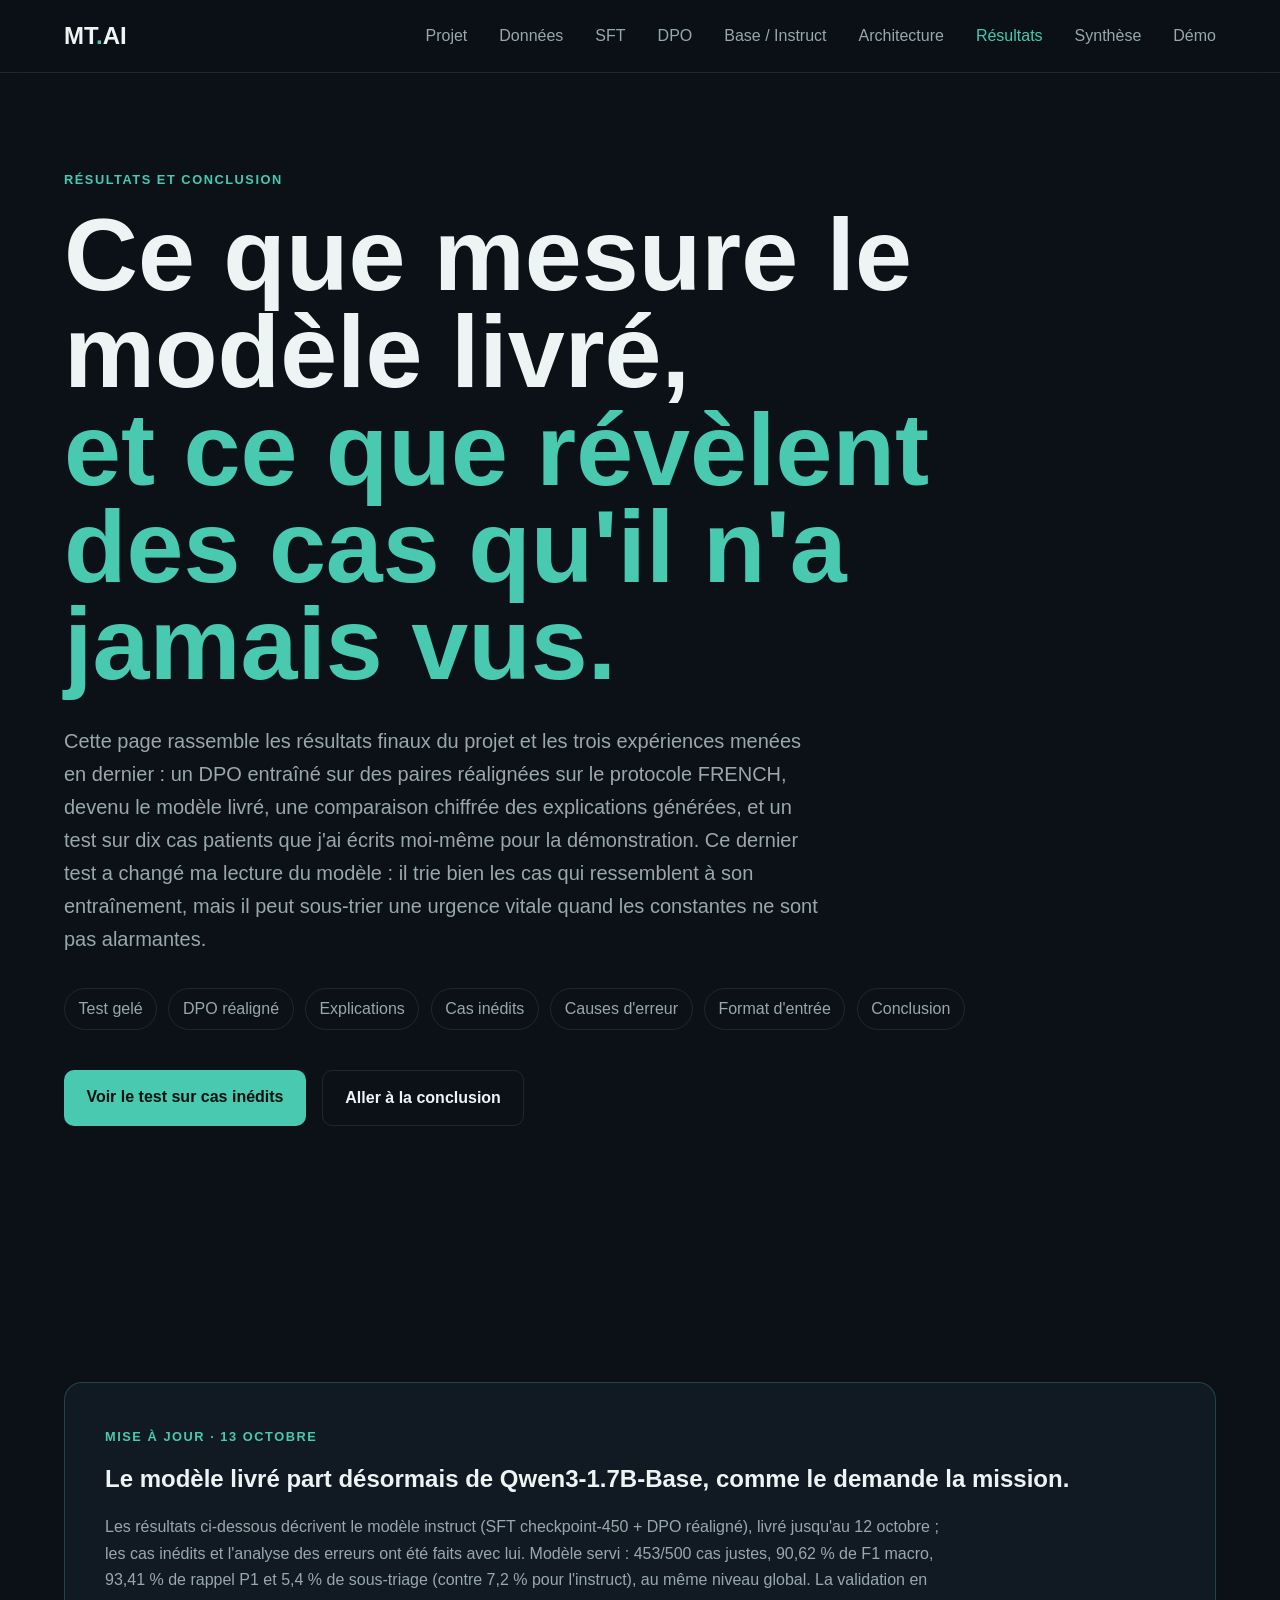
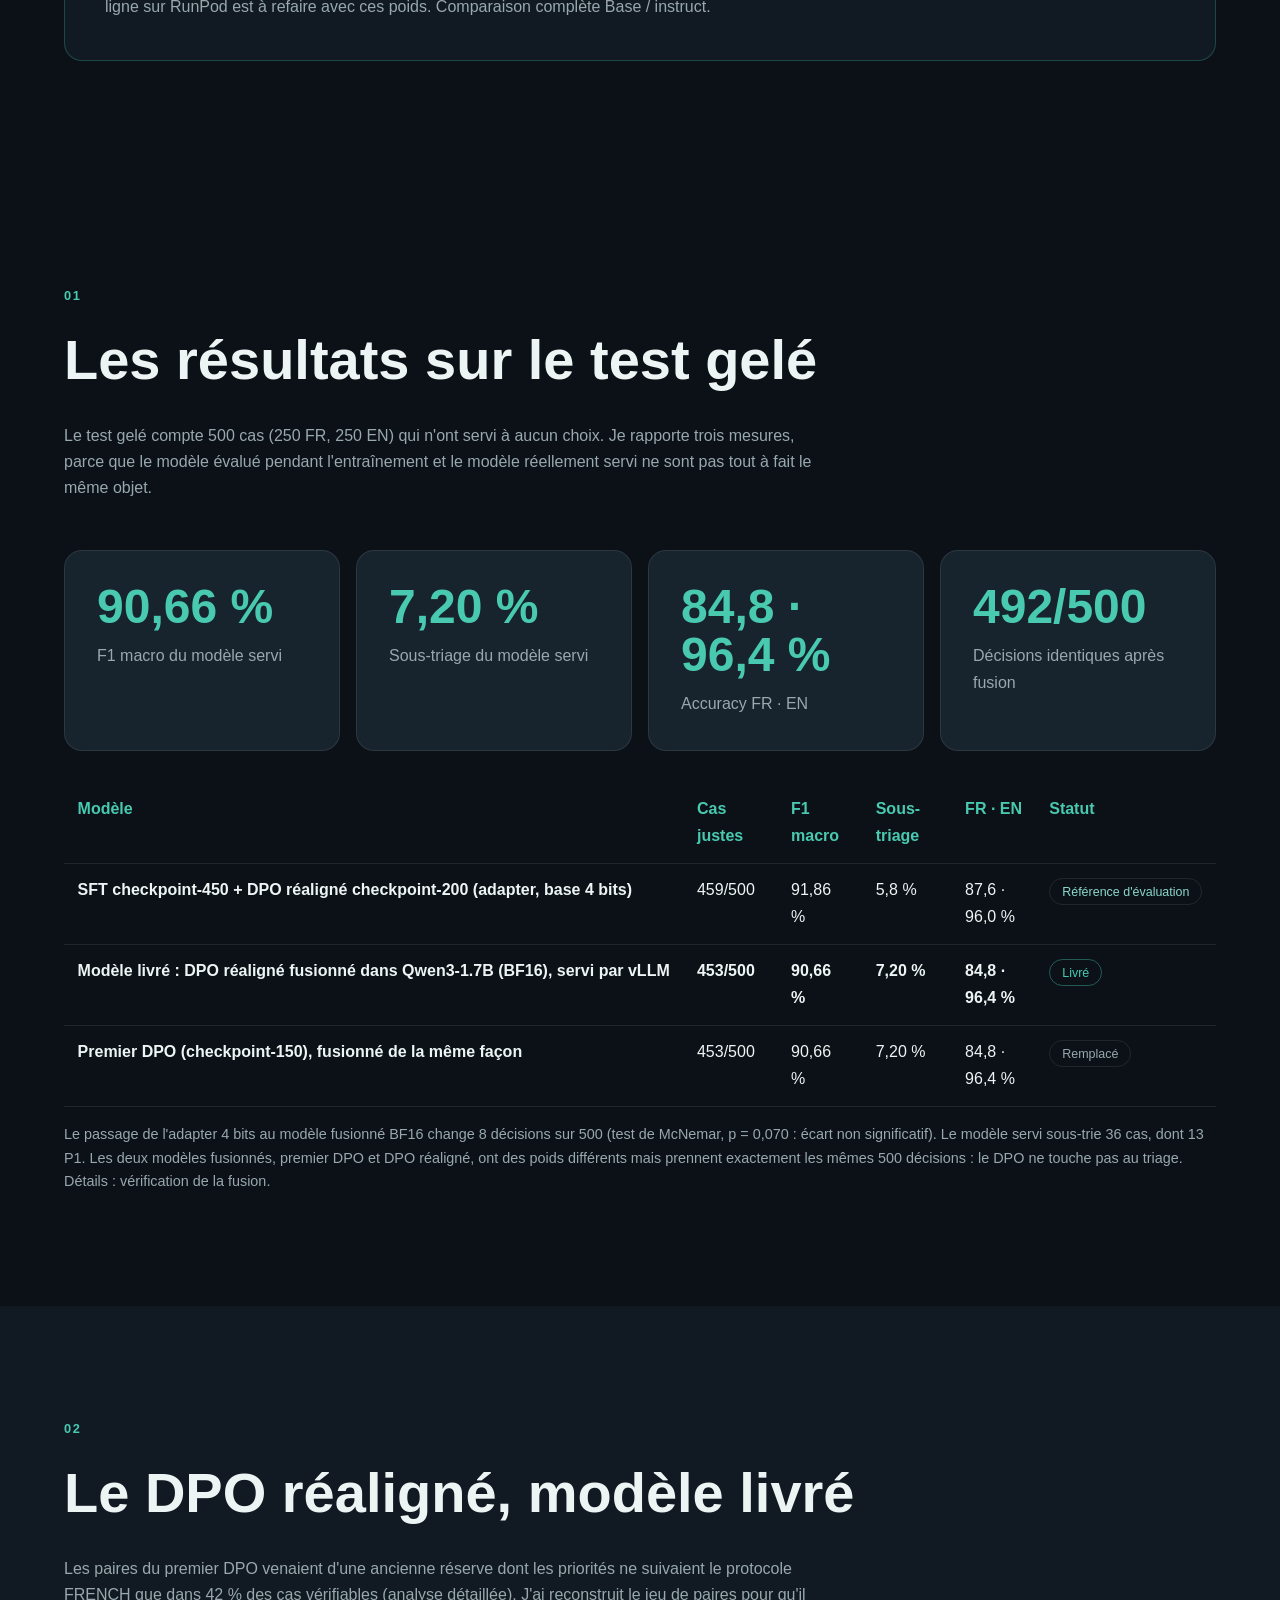
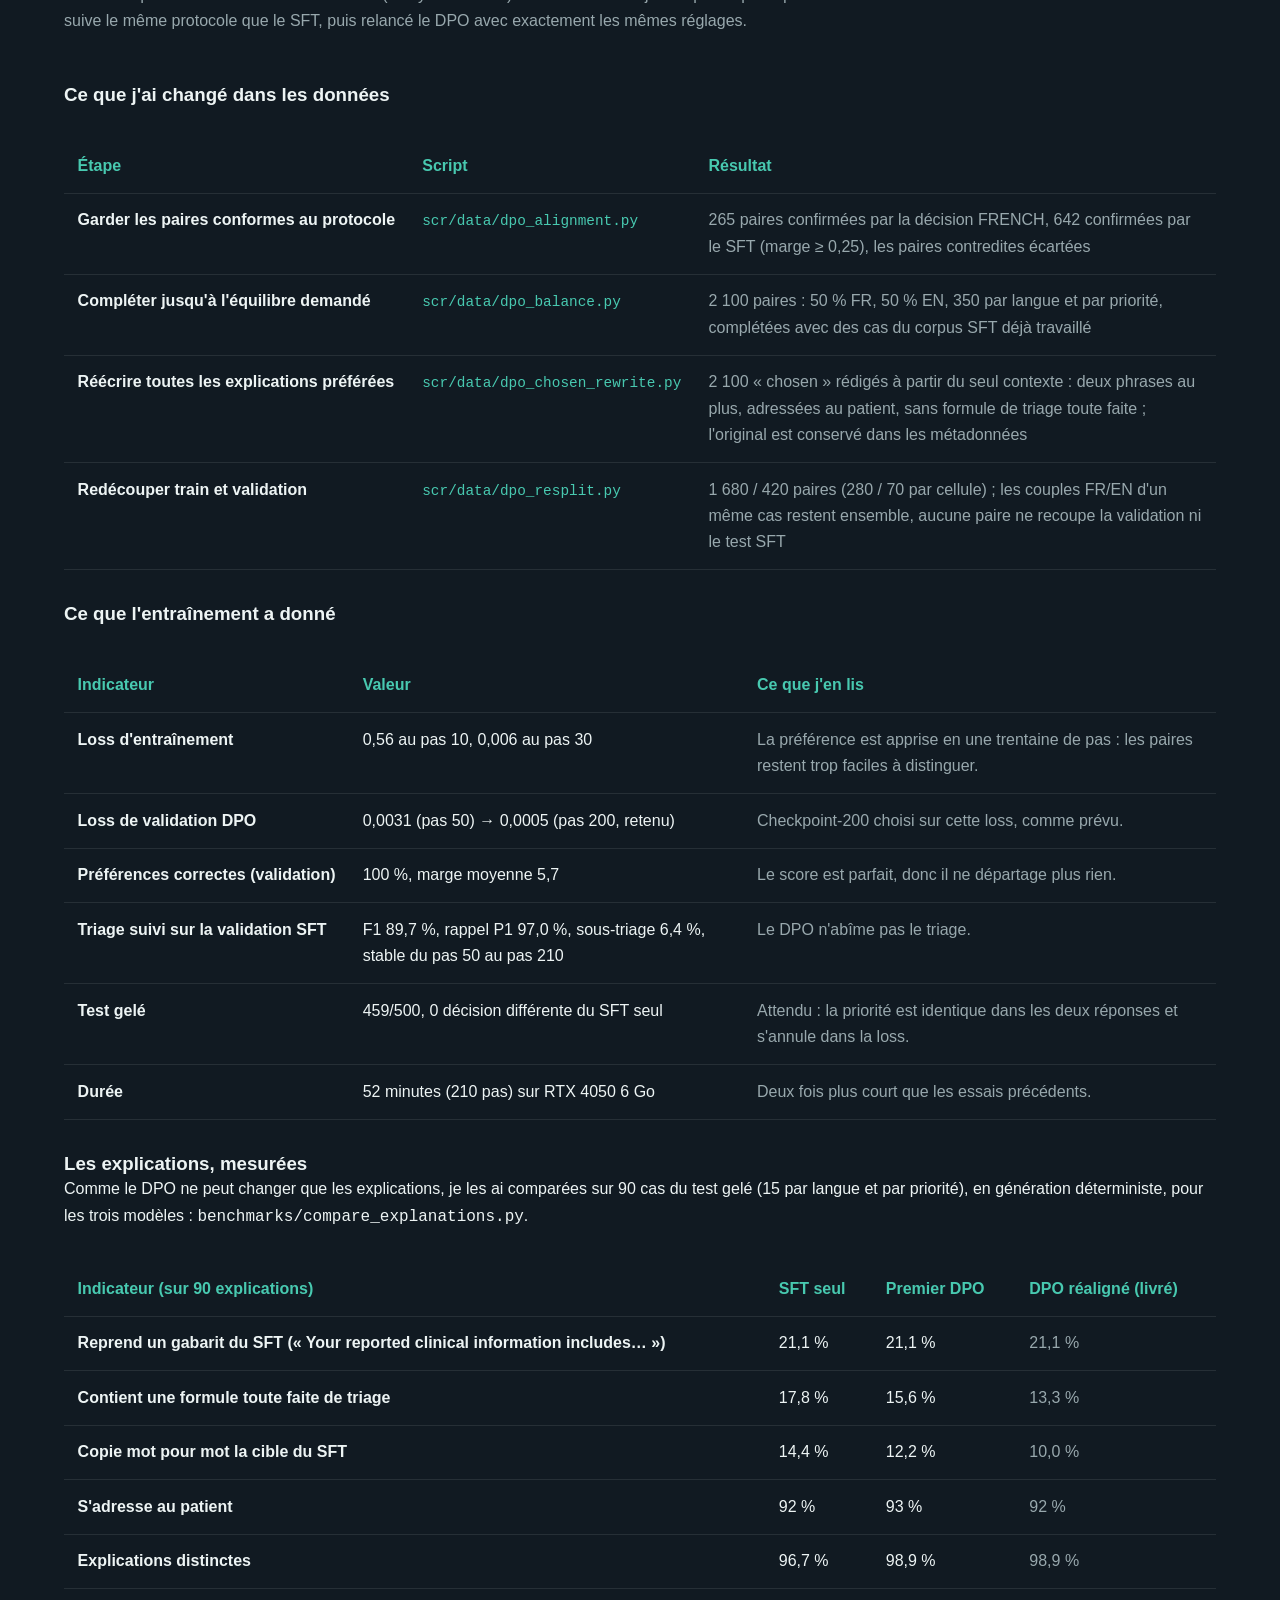
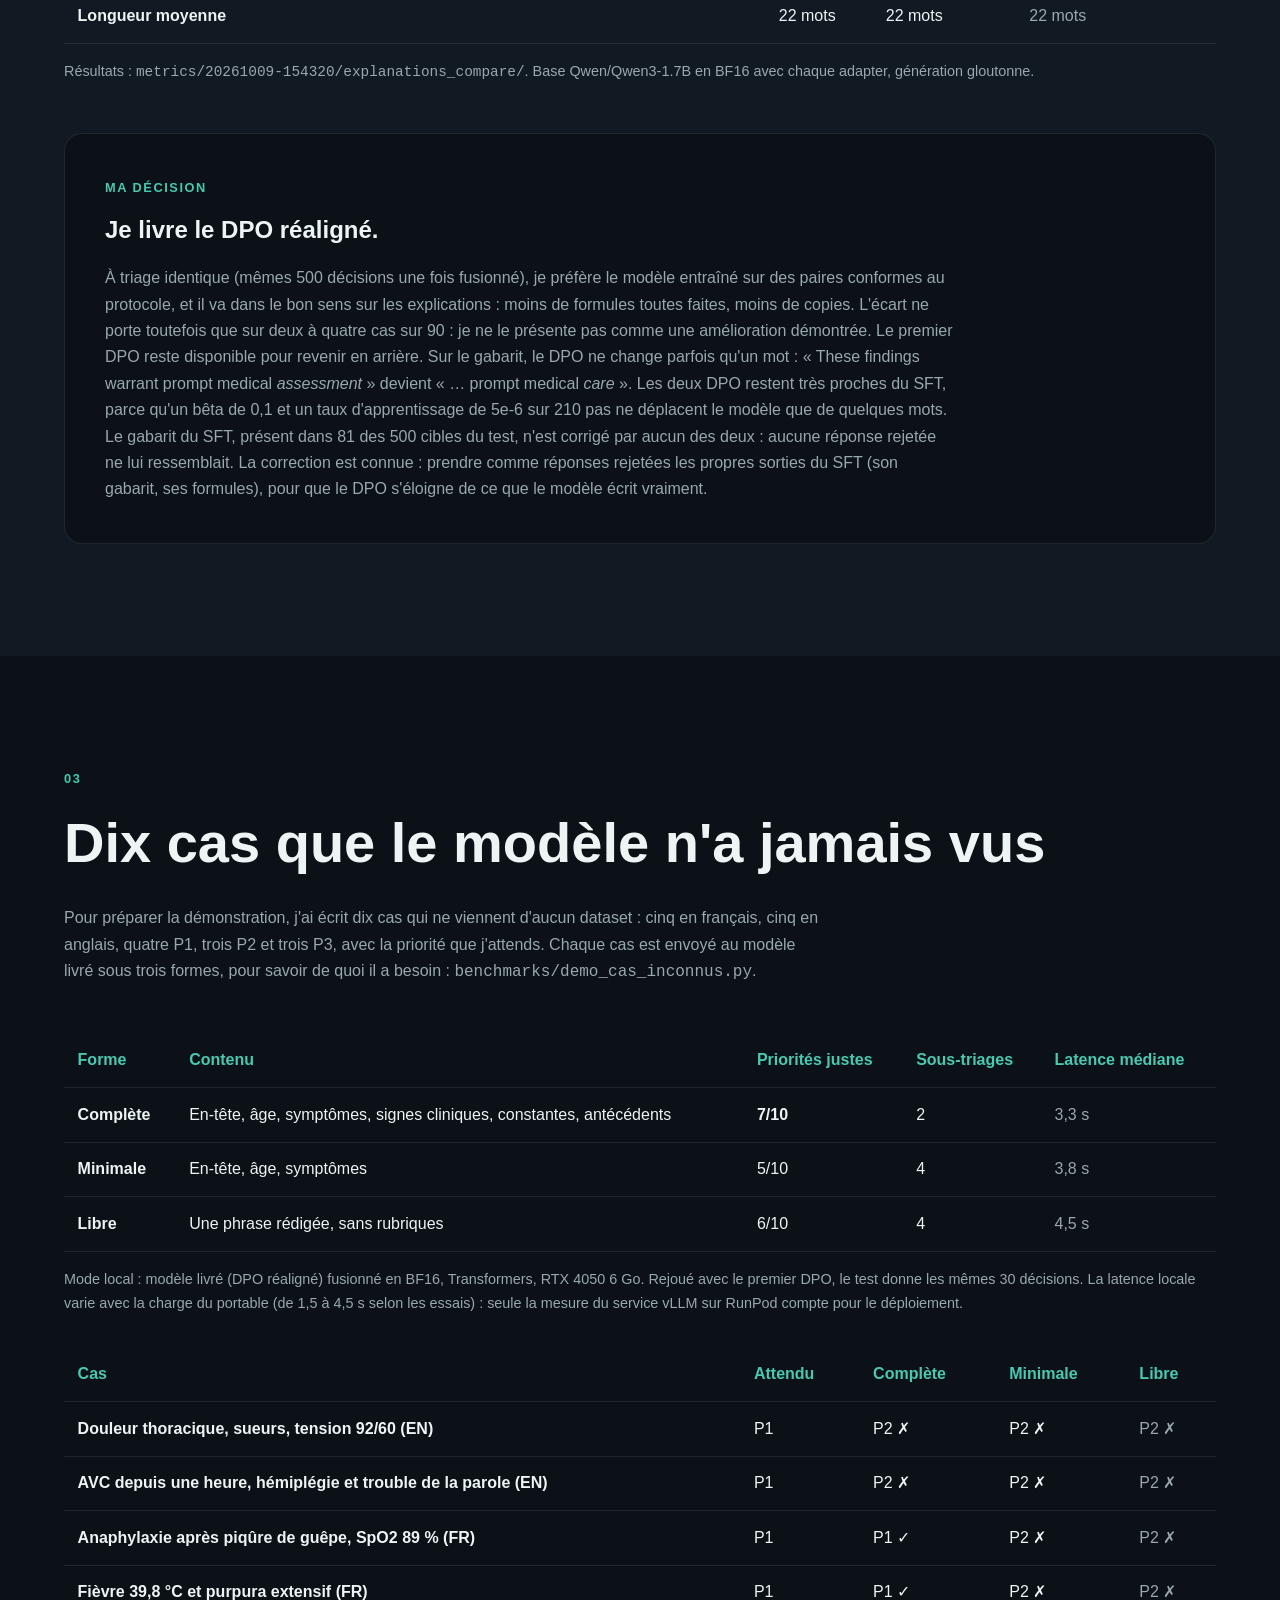
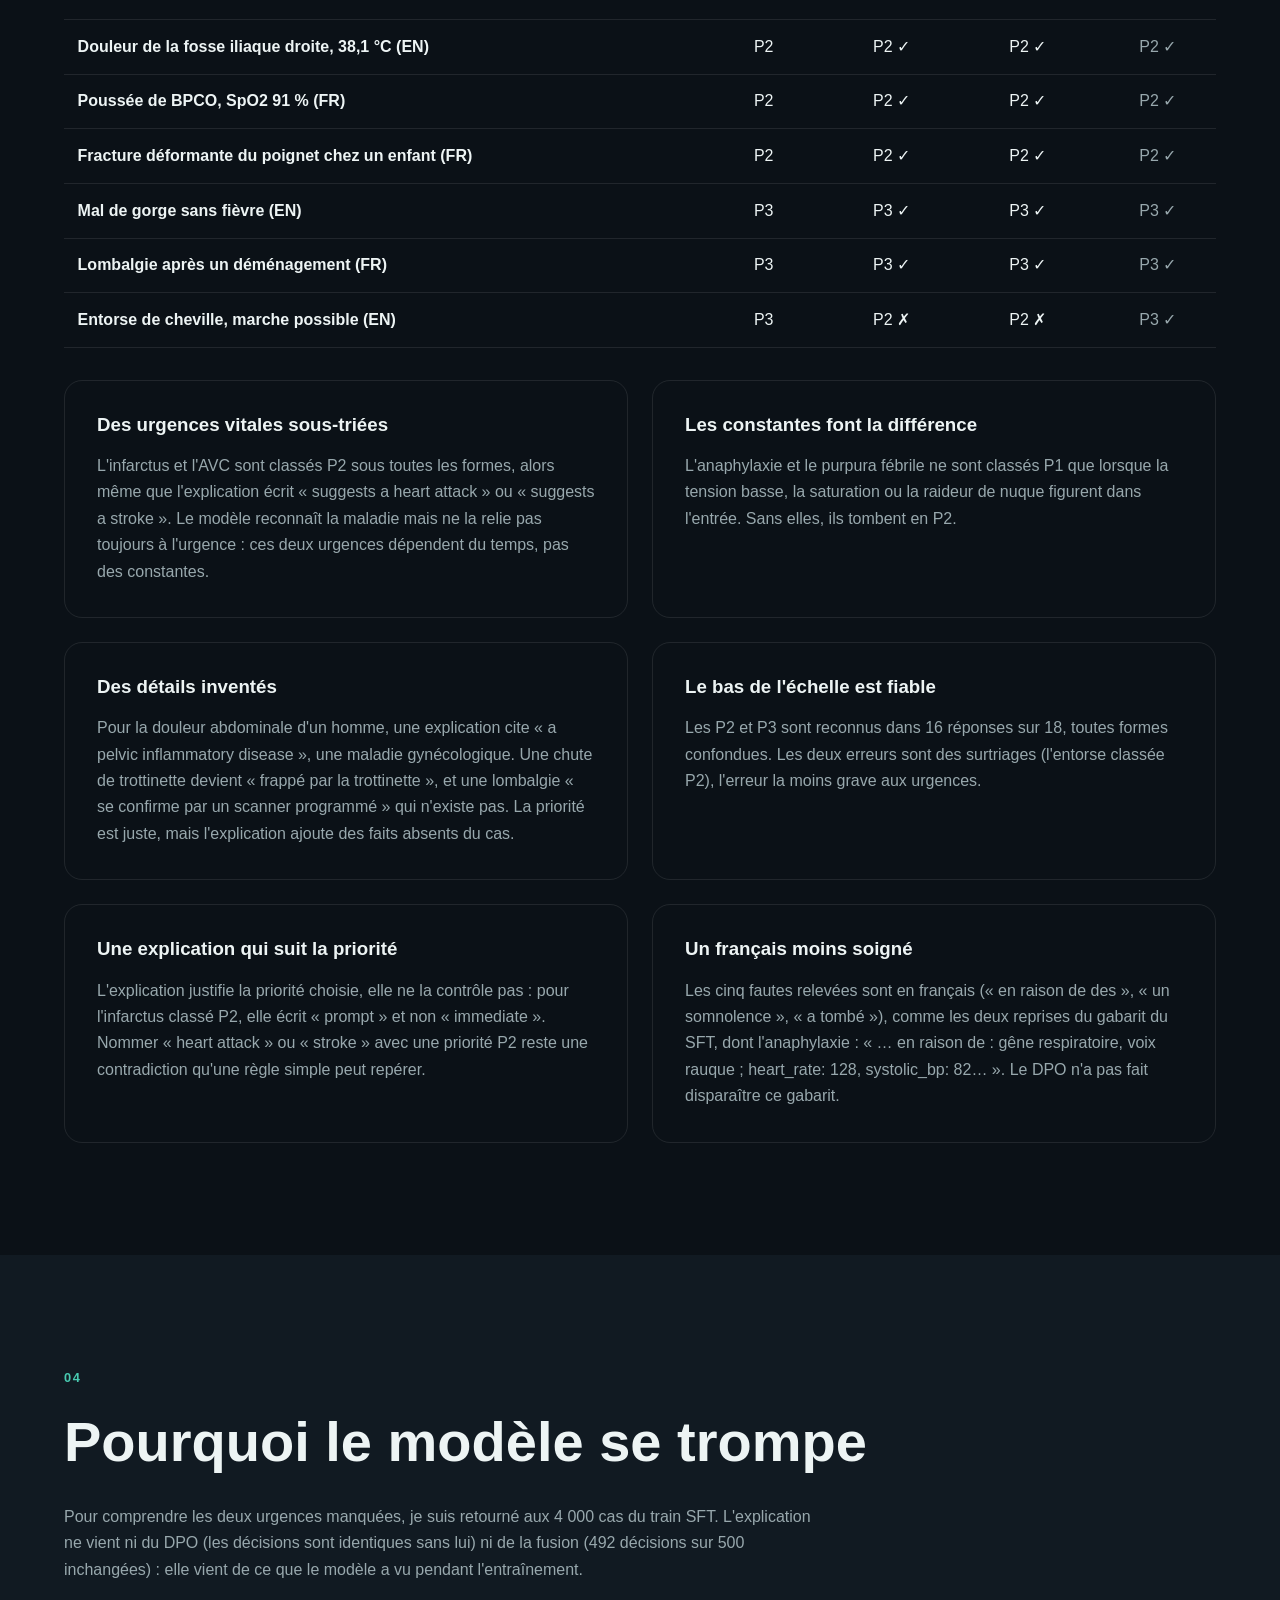
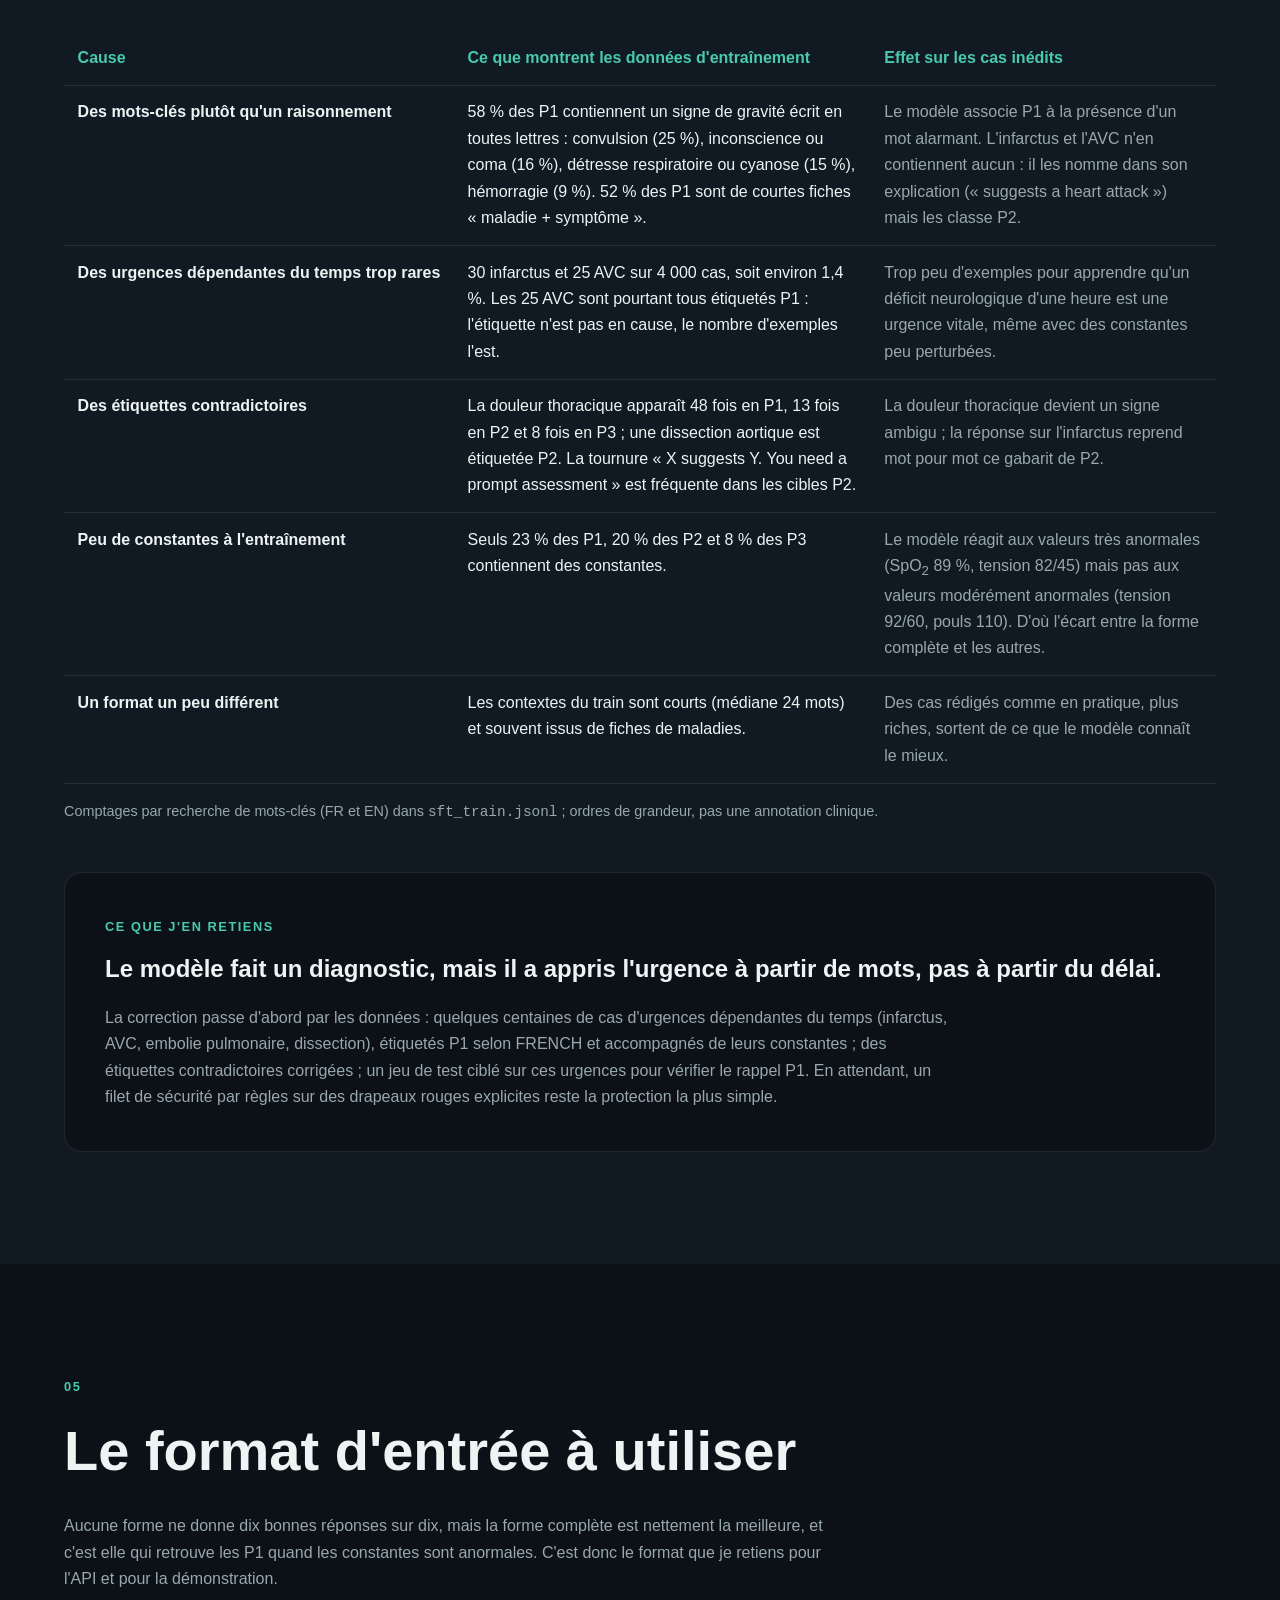
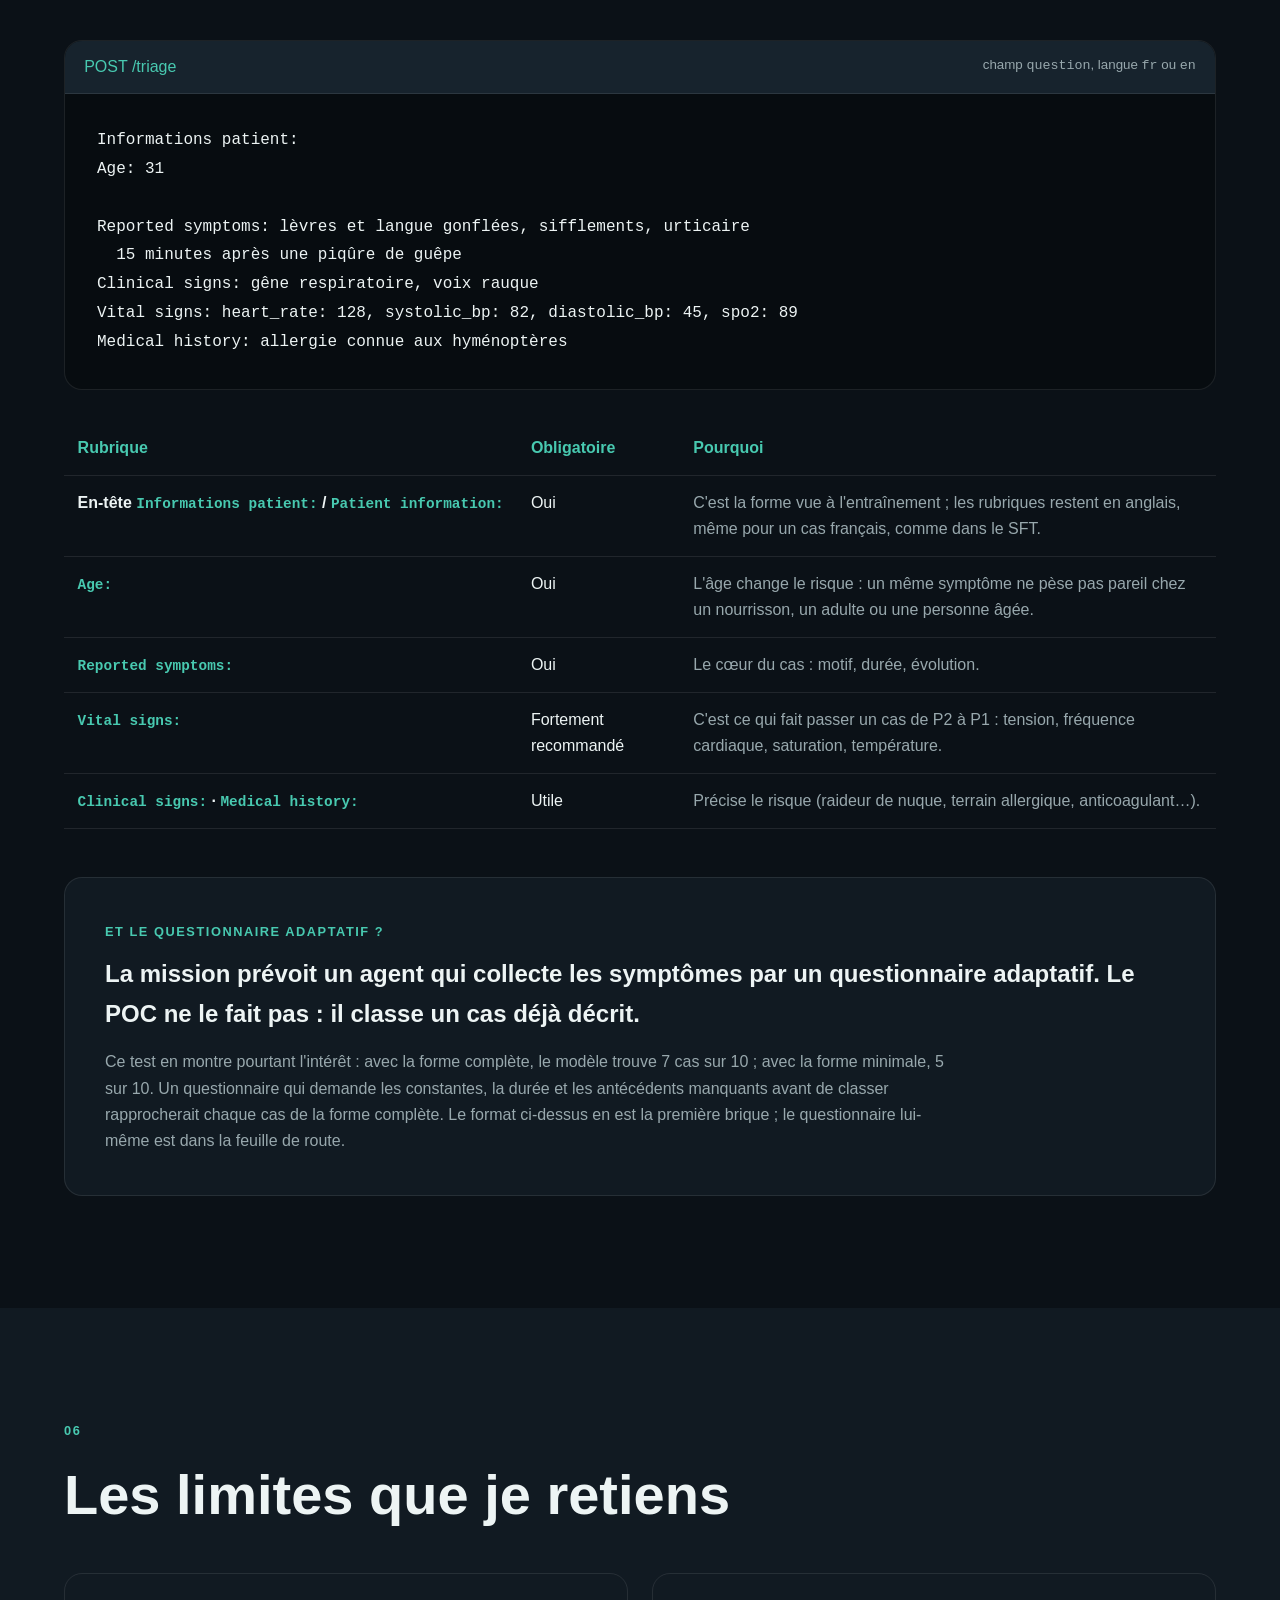
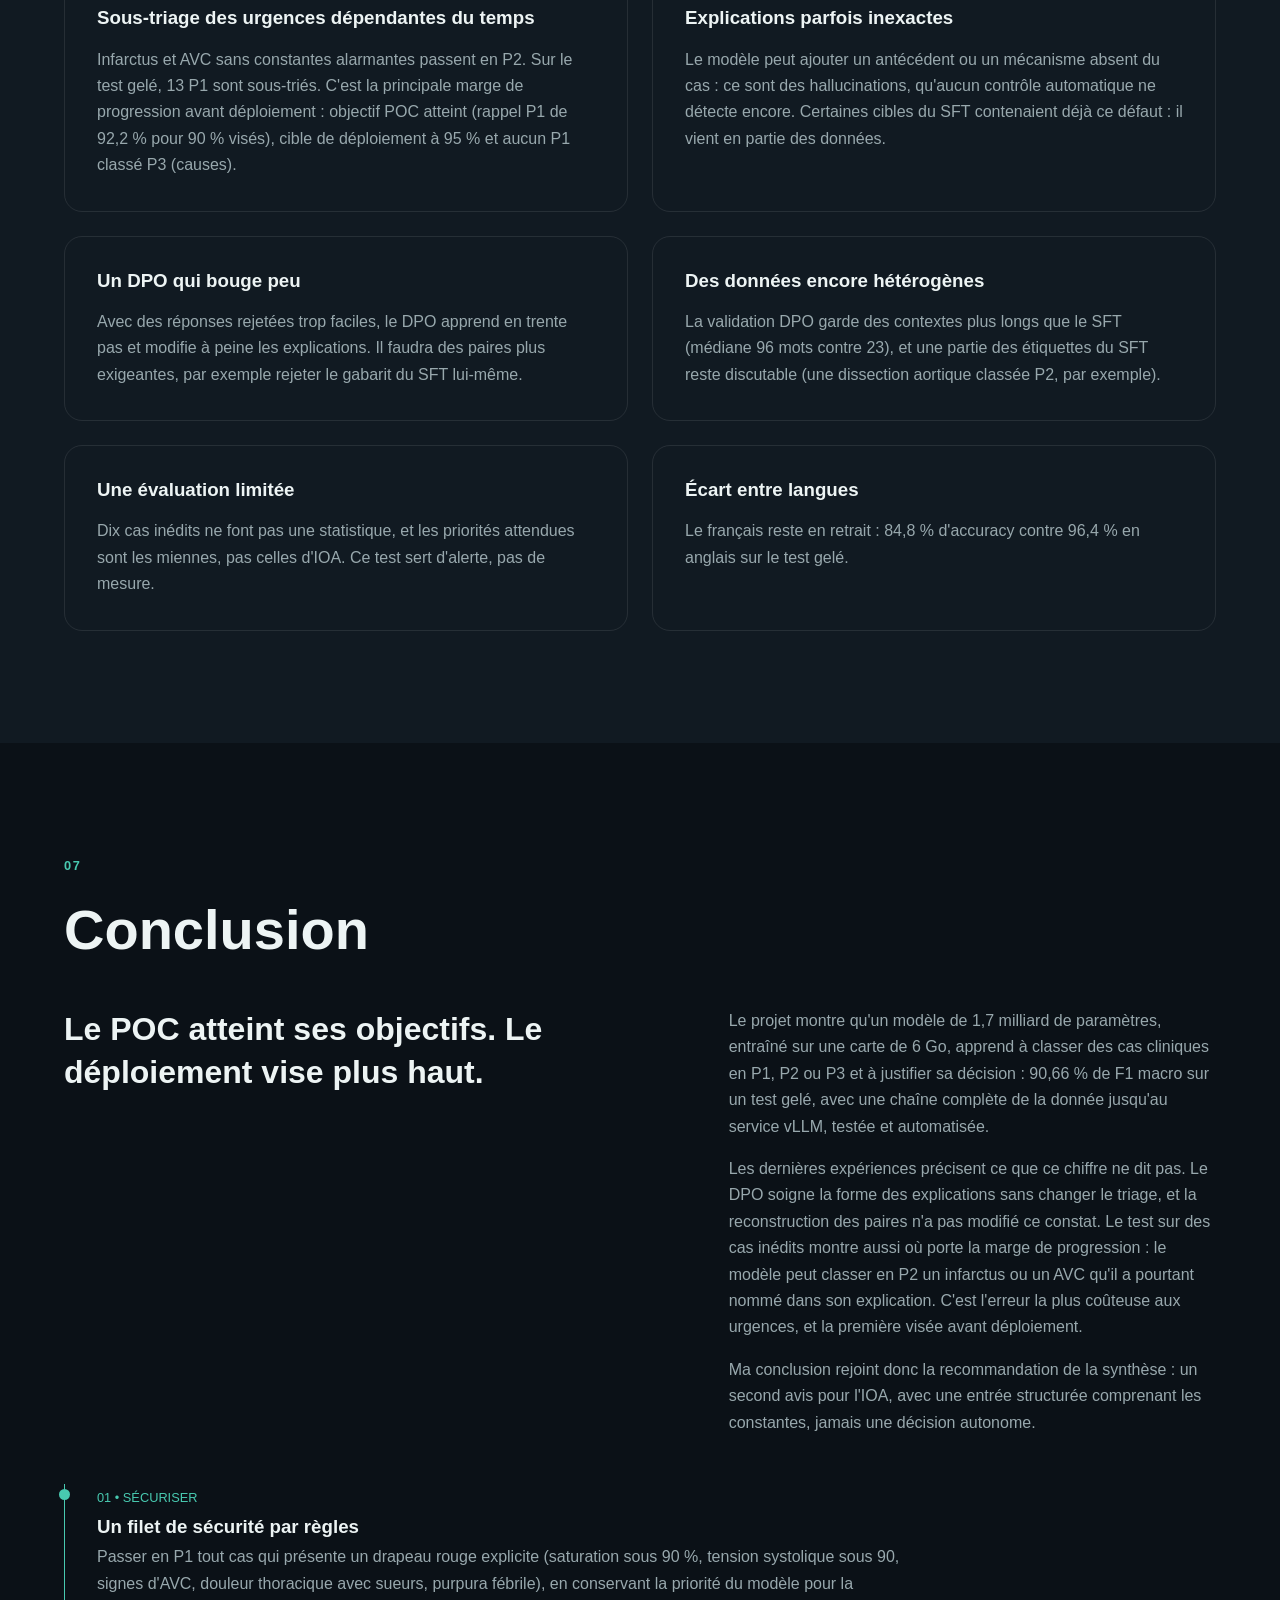
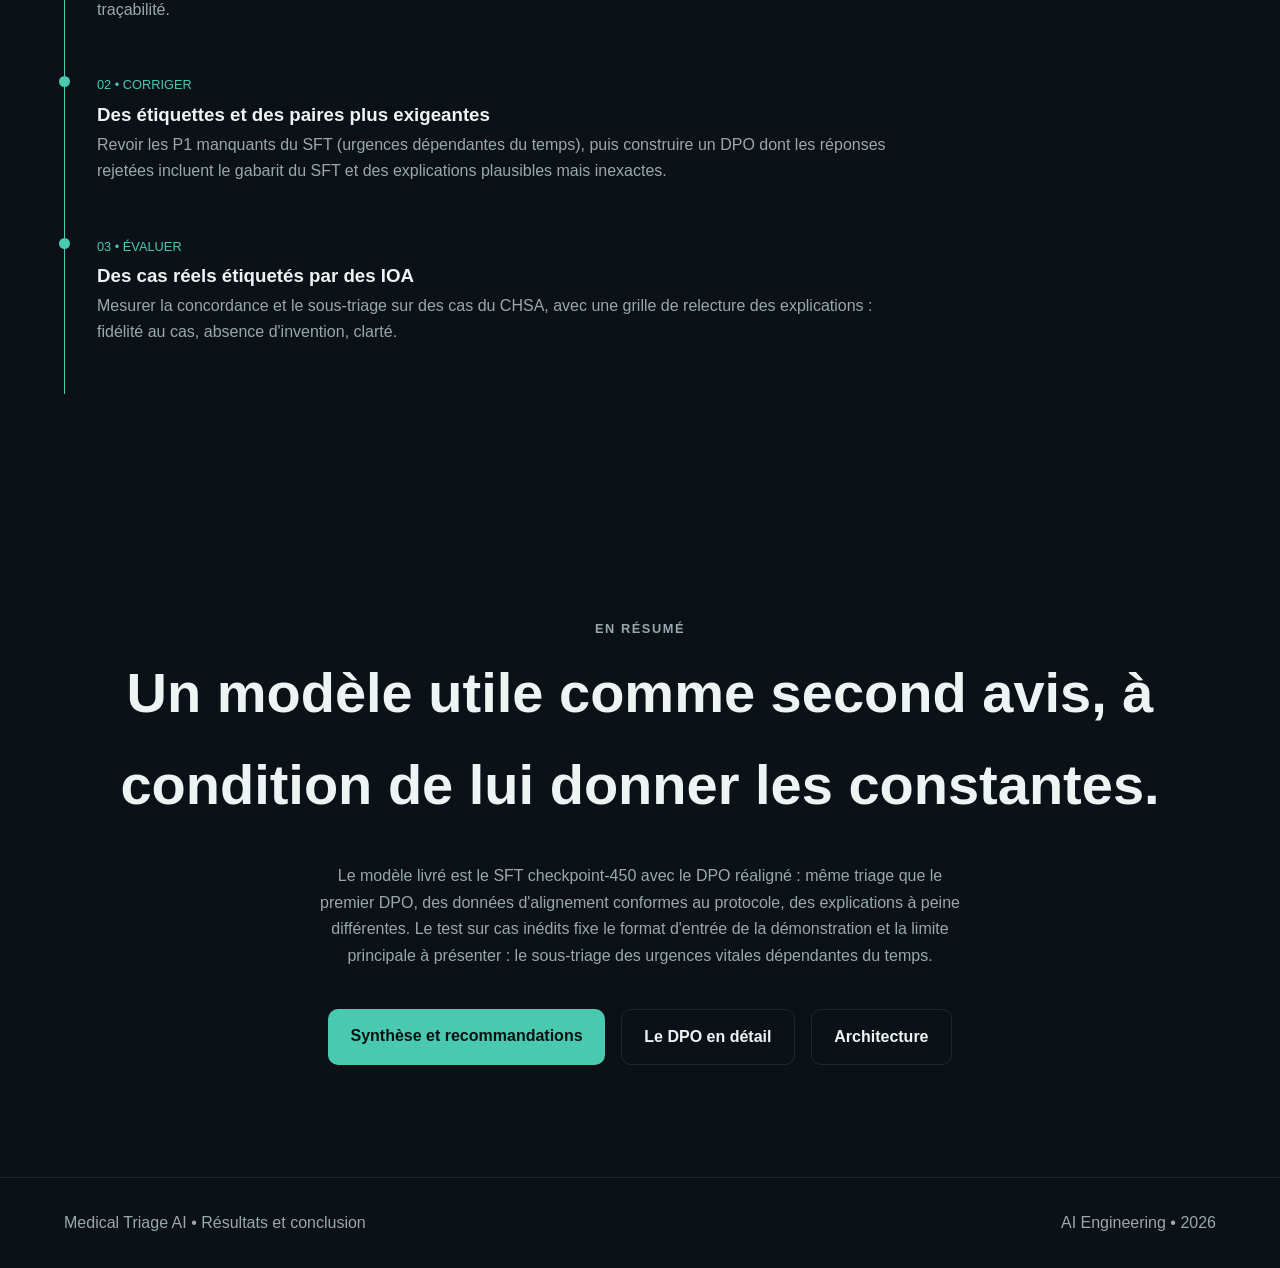
<file: docs/resultats.html>
<!DOCTYPE html>
<html lang="fr">
<head>
<meta charset="utf-8"/>
<meta content="width=device-width, initial-scale=1.0" name="viewport"/>
<title>Résultats et conclusion | Medical Triage AI</title>
<meta content="Résultats finaux du modèle de triage, essai du DPO réaligné, comparaison des explications, test sur dix cas inédits, format d'entrée minimal et conclusion." name="description"/>
<link href="css/style.css" rel="stylesheet"/>
</head>
<body>
<header class="header">
<nav class="nav container">
<a class="logo" href="index.html">MT<span>.</span>AI</a>
<div class="nav-links"><a href="index.html">Projet</a><a href="data.html">Données</a><a href="experiments.html">SFT</a><a href="dpo.html">DPO</a><a href="base.html">Base / Instruct</a><a href="architecture.html">Architecture</a><a class="active" href="resultats.html">Résultats</a><a href="synthese.html">Synthèse</a><a href="demo.html">Démo</a></div>
</nav>
</header>
<main>

<!-- HERO -->
<section class="hero project-hero">
<div class="container hero-content">
<p class="eyebrow">RÉSULTATS ET CONCLUSION</p>
<h1>Ce que mesure le modèle livré,<span>et ce que révèlent des cas qu'il n'a jamais vus.</span></h1>
<p class="hero-text">
Cette page rassemble les résultats finaux du projet et les trois expériences menées en dernier : un DPO entraîné sur des paires
réalignées sur le protocole FRENCH, devenu le modèle livré, une comparaison chiffrée des explications générées, et un test sur dix cas patients
que j'ai écrits moi-même pour la démonstration. Ce dernier test a changé ma lecture du modèle : il trie bien les cas qui
ressemblent à son entraînement, mais il peut sous-trier une urgence vitale quand les constantes ne sont pas alarmantes.
</p>
<div class="hero-tags">
<span>Test gelé</span><span>DPO réaligné</span><span>Explications</span><span>Cas inédits</span><span>Causes d'erreur</span><span>Format d'entrée</span><span>Conclusion</span>
</div>
<div class="hero-actions">
<a class="button primary" href="#cas-inedits">Voir le test sur cas inédits</a>
<a class="button secondary" href="#conclusion">Aller à la conclusion</a>
</div>
</div>
</section>
<!-- MISE À JOUR BASE -->
<section class="section">
<div class="container">
<div class="callout">
<span class="eyebrow">MISE À JOUR · 13 OCTOBRE</span>
<strong>Le modèle livré part désormais de Qwen3-1.7B-Base, comme le demande la mission.</strong>
<p>Les résultats ci-dessous décrivent le modèle instruct (SFT checkpoint-450 + DPO réaligné), livré jusqu'au 12 octobre ; les cas inédits et l'analyse des erreurs ont été faits avec lui. Modèle servi : 453/500 cas justes, 90,62 % de F1 macro, 93,41 % de rappel P1 et 5,4 % de sous-triage (contre 7,2 % pour l'instruct), au même niveau global. La validation en ligne sur RunPod est à refaire avec ces poids. <a href="base.html">Comparaison complète Base / instruct</a>.</p>
</div>
</div>
</section>


<!-- 01 RÉSULTATS FINAUX -->
<section class="section">
<div class="container">
<p class="section-number">01</p>
<h2>Les résultats sur le test gelé</h2>
<p class="section-intro">Le test gelé compte 500 cas (250 FR, 250 EN) qui n'ont servi à aucun choix. Je rapporte trois mesures, parce que le modèle évalué pendant l'entraînement et le modèle réellement servi ne sont pas tout à fait le même objet.</p>
<div class="result-grid">
<div class="result-card"><strong>90,66 %</strong><span>F1 macro du modèle servi</span></div>
<div class="result-card"><strong>7,20 %</strong><span>Sous-triage du modèle servi</span></div>
<div class="result-card"><strong>84,8 · 96,4 %</strong><span>Accuracy FR · EN</span></div>
<div class="result-card"><strong>492/500</strong><span>Décisions identiques après fusion</span></div>
</div>
<table class="story-table params-table">
<thead><tr><th>Modèle</th><th>Cas justes</th><th>F1 macro</th><th>Sous-triage</th><th>FR · EN</th><th>Statut</th></tr></thead>
<tbody>
<tr><td>SFT checkpoint-450 + DPO réaligné checkpoint-200 (adapter, base 4 bits)</td><td>459/500</td><td>91,86 %</td><td>5,8 %</td><td>87,6 · 96,0 %</td><td><span class="experiment-status promising">Référence d'évaluation</span></td></tr>
<tr><td><strong>Modèle livré : DPO réaligné fusionné dans Qwen3-1.7B (BF16), servi par vLLM</strong></td><td><strong>453/500</strong></td><td><strong>90,66 %</strong></td><td><strong>7,20 %</strong></td><td><strong>84,8 · 96,4 %</strong></td><td><span class="experiment-status selected">Livré</span></td></tr>
<tr><td>Premier DPO (checkpoint-150), fusionné de la même façon</td><td>453/500</td><td>90,66 %</td><td>7,20 %</td><td>84,8 · 96,4 %</td><td><span class="experiment-status rejected">Remplacé</span></td></tr>
</tbody>
</table>
<p class="table-note">Le passage de l'adapter 4 bits au modèle fusionné BF16 change 8 décisions sur 500 (test de McNemar, p = 0,070 : écart non significatif). Le modèle servi sous-trie 36 cas, dont 13 P1. Les deux modèles fusionnés, premier DPO et DPO réaligné, ont des poids différents mais prennent exactement les mêmes 500 décisions : le DPO ne touche pas au triage. Détails : <a href="architecture.html#verif-fusion">vérification de la fusion</a>.</p>
</div>
</section>

<!-- 02 DPO RÉALIGNÉ -->
<section class="section section-alt" id="dpo-realigne">
<div class="container">
<p class="section-number">02</p>
<h2>Le DPO réaligné, modèle livré</h2>
<p class="section-intro">Les paires du premier DPO venaient d'une ancienne réserve dont les priorités ne suivaient le protocole FRENCH que dans 42 % des cas vérifiables (<a href="dpo.html#jeux">analyse détaillée</a>). J'ai reconstruit le jeu de paires pour qu'il suive le même protocole que le SFT, puis relancé le DPO avec exactement les mêmes réglages.</p>
<h3>Ce que j'ai changé dans les données</h3>
<table class="story-table params-table">
<thead><tr><th>Étape</th><th>Script</th><th>Résultat</th></tr></thead>
<tbody>
<tr><td>Garder les paires conformes au protocole</td><td><code>scr/data/dpo_alignment.py</code></td><td>265 paires confirmées par la décision FRENCH, 642 confirmées par le SFT (marge ≥ 0,25), les paires contredites écartées</td></tr>
<tr><td>Compléter jusqu'à l'équilibre demandé</td><td><code>scr/data/dpo_balance.py</code></td><td>2 100 paires : 50 % FR, 50 % EN, 350 par langue et par priorité, complétées avec des cas du corpus SFT déjà travaillé</td></tr>
<tr><td>Réécrire toutes les explications préférées</td><td><code>scr/data/dpo_chosen_rewrite.py</code></td><td>2 100 « chosen » rédigés à partir du seul contexte : deux phrases au plus, adressées au patient, sans formule de triage toute faite ; l'original est conservé dans les métadonnées</td></tr>
<tr><td>Redécouper train et validation</td><td><code>scr/data/dpo_resplit.py</code></td><td>1 680 / 420 paires (280 / 70 par cellule) ; les couples FR/EN d'un même cas restent ensemble, aucune paire ne recoupe la validation ni le test SFT</td></tr>
</tbody>
</table>
<h3>Ce que l'entraînement a donné</h3>
<table class="story-table params-table">
<thead><tr><th>Indicateur</th><th>Valeur</th><th>Ce que j'en lis</th></tr></thead>
<tbody>
<tr><td>Loss d'entraînement</td><td>0,56 au pas 10, 0,006 au pas 30</td><td>La préférence est apprise en une trentaine de pas : les paires restent trop faciles à distinguer.</td></tr>
<tr><td>Loss de validation DPO</td><td>0,0031 (pas 50) → 0,0005 (pas 200, retenu)</td><td>Checkpoint-200 choisi sur cette loss, comme prévu.</td></tr>
<tr><td>Préférences correctes (validation)</td><td>100 %, marge moyenne 5,7</td><td>Le score est parfait, donc il ne départage plus rien.</td></tr>
<tr><td>Triage suivi sur la validation SFT</td><td>F1 89,7 %, rappel P1 97,0 %, sous-triage 6,4 %, stable du pas 50 au pas 210</td><td>Le DPO n'abîme pas le triage.</td></tr>
<tr><td>Test gelé</td><td>459/500, 0 décision différente du SFT seul</td><td>Attendu : la priorité est identique dans les deux réponses et s'annule dans la loss.</td></tr>
<tr><td>Durée</td><td>52 minutes (210 pas) sur RTX 4050 6 Go</td><td>Deux fois plus court que les essais précédents.</td></tr>
</tbody>
</table>
<h3>Les explications, mesurées</h3>
<p>Comme le DPO ne peut changer que les explications, je les ai comparées sur 90 cas du test gelé (15 par langue et par priorité), en génération déterministe, pour les trois modèles : <code>benchmarks/compare_explanations.py</code>.</p>
<table class="story-table params-table">
<thead><tr><th>Indicateur (sur 90 explications)</th><th>SFT seul</th><th>Premier DPO</th><th>DPO réaligné (livré)</th></tr></thead>
<tbody>
<tr><td>Reprend un gabarit du SFT (« Your reported clinical information includes… »)</td><td>21,1 %</td><td>21,1 %</td><td>21,1 %</td></tr>
<tr><td>Contient une formule toute faite de triage</td><td>17,8 %</td><td>15,6 %</td><td>13,3 %</td></tr>
<tr><td>Copie mot pour mot la cible du SFT</td><td>14,4 %</td><td>12,2 %</td><td>10,0 %</td></tr>
<tr><td>S'adresse au patient</td><td>92 %</td><td>93 %</td><td>92 %</td></tr>
<tr><td>Explications distinctes</td><td>96,7 %</td><td>98,9 %</td><td>98,9 %</td></tr>
<tr><td>Longueur moyenne</td><td>22 mots</td><td>22 mots</td><td>22 mots</td></tr>
</tbody>
</table>
<p class="table-note">Résultats : <code>metrics/20261009-154320/explanations_compare/</code>. Base Qwen/Qwen3-1.7B en BF16 avec chaque adapter, génération gloutonne.</p>
<div class="callout subtle">
<span class="eyebrow">MA DÉCISION</span>
<strong>Je livre le DPO réaligné.</strong>
<p>À triage identique (mêmes 500 décisions une fois fusionné), je préfère le modèle entraîné sur des paires conformes au protocole, et il va dans le bon sens sur les explications : moins de formules toutes faites, moins de copies. L'écart ne porte toutefois que sur deux à quatre cas sur 90 : je ne le présente pas comme une amélioration démontrée. Le premier DPO reste disponible pour revenir en arrière. Sur le gabarit, le DPO ne change parfois qu'un mot : « These findings warrant prompt medical <em>assessment</em> » devient « … prompt medical <em>care</em> ». Les deux DPO restent très proches du SFT, parce qu'un bêta de 0,1 et un taux d'apprentissage de 5e-6 sur 210 pas ne déplacent le modèle que de quelques mots. Le gabarit du SFT, présent dans 81 des 500 cibles du test, n'est corrigé par aucun des deux : aucune réponse rejetée ne lui ressemblait. La correction est connue : prendre comme réponses rejetées les propres sorties du SFT (son gabarit, ses formules), pour que le DPO s'éloigne de ce que le modèle écrit vraiment.</p>
</div>
</div>
</section>

<!-- 03 CAS INÉDITS -->
<section class="section" id="cas-inedits">
<div class="container">
<p class="section-number">03</p>
<h2>Dix cas que le modèle n'a jamais vus</h2>
<p class="section-intro">Pour préparer la démonstration, j'ai écrit dix cas qui ne viennent d'aucun dataset : cinq en français, cinq en anglais, quatre P1, trois P2 et trois P3, avec la priorité que j'attends. Chaque cas est envoyé au modèle livré sous trois formes, pour savoir de quoi il a besoin : <code>benchmarks/demo_cas_inconnus.py</code>.</p>
<table class="story-table params-table">
<thead><tr><th>Forme</th><th>Contenu</th><th>Priorités justes</th><th>Sous-triages</th><th>Latence médiane</th></tr></thead>
<tbody>
<tr><td><strong>Complète</strong></td><td>En-tête, âge, symptômes, signes cliniques, constantes, antécédents</td><td><strong>7/10</strong></td><td>2</td><td>3,3 s</td></tr>
<tr><td>Minimale</td><td>En-tête, âge, symptômes</td><td>5/10</td><td>4</td><td>3,8 s</td></tr>
<tr><td>Libre</td><td>Une phrase rédigée, sans rubriques</td><td>6/10</td><td>4</td><td>4,5 s</td></tr>
</tbody>
</table>
<p class="table-note">Mode local : modèle livré (DPO réaligné) fusionné en BF16, Transformers, RTX 4050 6 Go. Rejoué avec le premier DPO, le test donne les mêmes 30 décisions. La latence locale varie avec la charge du portable (de 1,5 à 4,5 s selon les essais) : seule la mesure du service vLLM sur RunPod compte pour le déploiement.</p>
<table class="story-table params-table">
<thead><tr><th>Cas</th><th>Attendu</th><th>Complète</th><th>Minimale</th><th>Libre</th></tr></thead>
<tbody>
<tr><td>Douleur thoracique, sueurs, tension 92/60 (EN)</td><td>P1</td><td>P2 ✗</td><td>P2 ✗</td><td>P2 ✗</td></tr>
<tr><td>AVC depuis une heure, hémiplégie et trouble de la parole (EN)</td><td>P1</td><td>P2 ✗</td><td>P2 ✗</td><td>P2 ✗</td></tr>
<tr><td>Anaphylaxie après piqûre de guêpe, SpO2 89 % (FR)</td><td>P1</td><td>P1 ✓</td><td>P2 ✗</td><td>P2 ✗</td></tr>
<tr><td>Fièvre 39,8 °C et purpura extensif (FR)</td><td>P1</td><td>P1 ✓</td><td>P2 ✗</td><td>P2 ✗</td></tr>
<tr><td>Douleur de la fosse iliaque droite, 38,1 °C (EN)</td><td>P2</td><td>P2 ✓</td><td>P2 ✓</td><td>P2 ✓</td></tr>
<tr><td>Poussée de BPCO, SpO2 91 % (FR)</td><td>P2</td><td>P2 ✓</td><td>P2 ✓</td><td>P2 ✓</td></tr>
<tr><td>Fracture déformante du poignet chez un enfant (FR)</td><td>P2</td><td>P2 ✓</td><td>P2 ✓</td><td>P2 ✓</td></tr>
<tr><td>Mal de gorge sans fièvre (EN)</td><td>P3</td><td>P3 ✓</td><td>P3 ✓</td><td>P3 ✓</td></tr>
<tr><td>Lombalgie après un déménagement (FR)</td><td>P3</td><td>P3 ✓</td><td>P3 ✓</td><td>P3 ✓</td></tr>
<tr><td>Entorse de cheville, marche possible (EN)</td><td>P3</td><td>P2 ✗</td><td>P2 ✗</td><td>P3 ✓</td></tr>
</tbody>
</table>
<div class="reflection-grid">
<div class="reflection-card"><h3>Des urgences vitales sous-triées</h3><p>L'infarctus et l'AVC sont classés P2 sous toutes les formes, alors même que l'explication écrit « suggests a heart attack » ou « suggests a stroke ». Le modèle reconnaît la maladie mais ne la relie pas toujours à l'urgence : ces deux urgences dépendent du temps, pas des constantes.</p></div>
<div class="reflection-card"><h3>Les constantes font la différence</h3><p>L'anaphylaxie et le purpura fébrile ne sont classés P1 que lorsque la tension basse, la saturation ou la raideur de nuque figurent dans l'entrée. Sans elles, ils tombent en P2.</p></div>
<div class="reflection-card"><h3>Des détails inventés</h3><p>Pour la douleur abdominale d'un homme, une explication cite « a pelvic inflammatory disease », une maladie gynécologique. Une chute de trottinette devient « frappé par la trottinette », et une lombalgie « se confirme par un scanner programmé » qui n'existe pas. La priorité est juste, mais l'explication ajoute des faits absents du cas.</p></div>
<div class="reflection-card"><h3>Le bas de l'échelle est fiable</h3><p>Les P2 et P3 sont reconnus dans 16 réponses sur 18, toutes formes confondues. Les deux erreurs sont des surtriages (l'entorse classée P2), l'erreur la moins grave aux urgences.</p></div>
<div class="reflection-card"><h3>Une explication qui suit la priorité</h3><p>L'explication justifie la priorité choisie, elle ne la contrôle pas : pour l'infarctus classé P2, elle écrit « prompt » et non « immediate ». Nommer « heart attack » ou « stroke » avec une priorité P2 reste une contradiction qu'une règle simple peut repérer.</p></div>
<div class="reflection-card"><h3>Un français moins soigné</h3><p>Les cinq fautes relevées sont en français (« en raison de des », « un somnolence », « a tombé »), comme les deux reprises du gabarit du SFT, dont l'anaphylaxie : « … en raison de : gêne respiratoire, voix rauque ; heart_rate: 128, systolic_bp: 82… ». Le DPO n'a pas fait disparaître ce gabarit.</p></div>
</div>
</div>
</section>

<!-- 04 POURQUOI -->
<section class="section section-alt" id="pourquoi">
<div class="container">
<p class="section-number">04</p>
<h2>Pourquoi le modèle se trompe</h2>
<p class="section-intro">Pour comprendre les deux urgences manquées, je suis retourné aux 4 000 cas du train SFT. L'explication ne vient ni du DPO (les décisions sont identiques sans lui) ni de la fusion (492 décisions sur 500 inchangées) : elle vient de ce que le modèle a vu pendant l'entraînement.</p>
<table class="story-table params-table">
<thead><tr><th>Cause</th><th>Ce que montrent les données d'entraînement</th><th>Effet sur les cas inédits</th></tr></thead>
<tbody>
<tr><td><strong>Des mots-clés plutôt qu'un raisonnement</strong></td><td>58 % des P1 contiennent un signe de gravité écrit en toutes lettres : convulsion (25 %), inconscience ou coma (16 %), détresse respiratoire ou cyanose (15 %), hémorragie (9 %). 52 % des P1 sont de courtes fiches « maladie + symptôme ».</td><td>Le modèle associe P1 à la présence d'un mot alarmant. L'infarctus et l'AVC n'en contiennent aucun : il les nomme dans son explication (« suggests a heart attack ») mais les classe P2.</td></tr>
<tr><td><strong>Des urgences dépendantes du temps trop rares</strong></td><td>30 infarctus et 25 AVC sur 4 000 cas, soit environ 1,4 %. Les 25 AVC sont pourtant tous étiquetés P1 : l'étiquette n'est pas en cause, le nombre d'exemples l'est.</td><td>Trop peu d'exemples pour apprendre qu'un déficit neurologique d'une heure est une urgence vitale, même avec des constantes peu perturbées.</td></tr>
<tr><td><strong>Des étiquettes contradictoires</strong></td><td>La douleur thoracique apparaît 48 fois en P1, 13 fois en P2 et 8 fois en P3 ; une dissection aortique est étiquetée P2. La tournure « X suggests Y. You need a prompt assessment » est fréquente dans les cibles P2.</td><td>La douleur thoracique devient un signe ambigu ; la réponse sur l'infarctus reprend mot pour mot ce gabarit de P2.</td></tr>
<tr><td><strong>Peu de constantes à l'entraînement</strong></td><td>Seuls 23 % des P1, 20 % des P2 et 8 % des P3 contiennent des constantes.</td><td>Le modèle réagit aux valeurs très anormales (SpO<sub>2</sub> 89 %, tension 82/45) mais pas aux valeurs modérément anormales (tension 92/60, pouls 110). D'où l'écart entre la forme complète et les autres.</td></tr>
<tr><td><strong>Un format un peu différent</strong></td><td>Les contextes du train sont courts (médiane 24 mots) et souvent issus de fiches de maladies.</td><td>Des cas rédigés comme en pratique, plus riches, sortent de ce que le modèle connaît le mieux.</td></tr>
</tbody>
</table>
<p class="table-note">Comptages par recherche de mots-clés (FR et EN) dans <code>sft_train.jsonl</code> ; ordres de grandeur, pas une annotation clinique.</p>
<div class="callout subtle">
<span class="eyebrow">CE QUE J'EN RETIENS</span>
<strong>Le modèle fait un diagnostic, mais il a appris l'urgence à partir de mots, pas à partir du délai.</strong>
<p>La correction passe d'abord par les données : quelques centaines de cas d'urgences dépendantes du temps (infarctus, AVC, embolie pulmonaire, dissection), étiquetés P1 selon FRENCH et accompagnés de leurs constantes ; des étiquettes contradictoires corrigées ; un jeu de test ciblé sur ces urgences pour vérifier le rappel P1. En attendant, un filet de sécurité par règles sur des drapeaux rouges explicites reste la protection la plus simple.</p>
</div>
</div>
</section>

<!-- 05 FORMAT D'ENTRÉE -->
<section class="section" id="format">
<div class="container">
<p class="section-number">05</p>
<h2>Le format d'entrée à utiliser</h2>
<p class="section-intro">Aucune forme ne donne dix bonnes réponses sur dix, mais la forme complète est nettement la meilleure, et c'est elle qui retrouve les P1 quand les constantes sont anormales. C'est donc le format que je retiens pour l'API et pour la démonstration.</p>
<div class="code-panel">
<div class="code-panel-header"><span>POST /triage</span><small>champ <code>question</code>, langue <code>fr</code> ou <code>en</code></small></div>
<pre><code>Informations patient:
Age: 31

Reported symptoms: lèvres et langue gonflées, sifflements, urticaire
  15 minutes après une piqûre de guêpe
Clinical signs: gêne respiratoire, voix rauque
Vital signs: heart_rate: 128, systolic_bp: 82, diastolic_bp: 45, spo2: 89
Medical history: allergie connue aux hyménoptères</code></pre>
</div>
<table class="story-table params-table">
<thead><tr><th>Rubrique</th><th>Obligatoire</th><th>Pourquoi</th></tr></thead>
<tbody>
<tr><td>En-tête <code>Informations patient:</code> / <code>Patient information:</code></td><td>Oui</td><td>C'est la forme vue à l'entraînement ; les rubriques restent en anglais, même pour un cas français, comme dans le SFT.</td></tr>
<tr><td><code>Age:</code></td><td>Oui</td><td>L'âge change le risque : un même symptôme ne pèse pas pareil chez un nourrisson, un adulte ou une personne âgée.</td></tr>
<tr><td><code>Reported symptoms:</code></td><td>Oui</td><td>Le cœur du cas : motif, durée, évolution.</td></tr>
<tr><td><code>Vital signs:</code></td><td>Fortement recommandé</td><td>C'est ce qui fait passer un cas de P2 à P1 : tension, fréquence cardiaque, saturation, température.</td></tr>
<tr><td><code>Clinical signs:</code> · <code>Medical history:</code></td><td>Utile</td><td>Précise le risque (raideur de nuque, terrain allergique, anticoagulant…).</td></tr>
</tbody>
</table>
<div class="callout subtle">
<span class="eyebrow">ET LE QUESTIONNAIRE ADAPTATIF ?</span>
<strong>La mission prévoit un agent qui collecte les symptômes par un questionnaire adaptatif. Le POC ne le fait pas : il classe un cas déjà décrit.</strong>
<p>Ce test en montre pourtant l'intérêt : avec la forme complète, le modèle trouve 7 cas sur 10 ; avec la forme minimale, 5 sur 10. Un questionnaire qui demande les constantes, la durée et les antécédents manquants avant de classer rapprocherait chaque cas de la forme complète. Le format ci-dessus en est la première brique ; le questionnaire lui-même est dans la <a href="synthese.html#feuille-de-route">feuille de route</a>.</p>
</div>
</div>
</section>

<!-- 06 LIMITES -->
<section class="section section-alt">
<div class="container">
<p class="section-number">06</p>
<h2>Les limites que je retiens</h2>
<div class="reflection-grid">
<div class="reflection-card"><h3>Sous-triage des urgences dépendantes du temps</h3><p>Infarctus et AVC sans constantes alarmantes passent en P2. Sur le test gelé, 13 P1 sont sous-triés. C'est la principale marge de progression avant déploiement : objectif POC atteint (rappel P1 de 92,2 % pour 90 % visés), cible de déploiement à 95 % et aucun P1 classé P3 (<a href="#pourquoi">causes</a>).</p></div>
<div class="reflection-card"><h3>Explications parfois inexactes</h3><p>Le modèle peut ajouter un antécédent ou un mécanisme absent du cas : ce sont des hallucinations, qu'aucun contrôle automatique ne détecte encore. Certaines cibles du SFT contenaient déjà ce défaut : il vient en partie des données.</p></div>
<div class="reflection-card"><h3>Un DPO qui bouge peu</h3><p>Avec des réponses rejetées trop faciles, le DPO apprend en trente pas et modifie à peine les explications. Il faudra des paires plus exigeantes, par exemple rejeter le gabarit du SFT lui-même.</p></div>
<div class="reflection-card"><h3>Des données encore hétérogènes</h3><p>La validation DPO garde des contextes plus longs que le SFT (médiane 96 mots contre 23), et une partie des étiquettes du SFT reste discutable (une dissection aortique classée P2, par exemple).</p></div>
<div class="reflection-card"><h3>Une évaluation limitée</h3><p>Dix cas inédits ne font pas une statistique, et les priorités attendues sont les miennes, pas celles d'IOA. Ce test sert d'alerte, pas de mesure.</p></div>
<div class="reflection-card"><h3>Écart entre langues</h3><p>Le français reste en retrait : 84,8 % d'accuracy contre 96,4 % en anglais sur le test gelé.</p></div>
</div>
</div>
</section>

<!-- 07 CONCLUSION -->
<section class="section" id="conclusion">
<div class="container">
<p class="section-number">07</p>
<h2>Conclusion</h2>
<div class="about-grid">
<div class="large-text">Le POC atteint ses objectifs. Le déploiement vise plus haut.</div>
<div>
<p>Le projet montre qu'un modèle de 1,7 milliard de paramètres, entraîné sur une carte de 6 Go, apprend à classer des cas cliniques en P1, P2 ou P3 et à justifier sa décision : 90,66 % de F1 macro sur un test gelé, avec une chaîne complète de la donnée jusqu'au service vLLM, testée et automatisée.</p>
<p>Les dernières expériences précisent ce que ce chiffre ne dit pas. Le DPO soigne la forme des explications sans changer le triage, et la reconstruction des paires n'a pas modifié ce constat. Le test sur des cas inédits montre aussi où porte la marge de progression : le modèle peut classer en P2 un infarctus ou un AVC qu'il a pourtant nommé dans son explication. C'est l'erreur la plus coûteuse aux urgences, et la première visée avant déploiement.</p>
<p>Ma conclusion rejoint donc la <a href="synthese.html#recommandation">recommandation de la synthèse</a> : un second avis pour l'IOA, avec une entrée structurée comprenant les constantes, jamais une décision autonome.</p>
</div>
</div>
<div class="timeline" style="margin-top:3rem">
<div class="timeline-item"><span>01 • Sécuriser</span><h3>Un filet de sécurité par règles</h3><p>Passer en P1 tout cas qui présente un drapeau rouge explicite (saturation sous 90 %, tension systolique sous 90, signes d'AVC, douleur thoracique avec sueurs, purpura fébrile), en conservant la priorité du modèle pour la traçabilité.</p></div>
<div class="timeline-item"><span>02 • Corriger</span><h3>Des étiquettes et des paires plus exigeantes</h3><p>Revoir les P1 manquants du SFT (urgences dépendantes du temps), puis construire un DPO dont les réponses rejetées incluent le gabarit du SFT et des explications plausibles mais inexactes.</p></div>
<div class="timeline-item"><span>03 • Évaluer</span><h3>Des cas réels étiquetés par des IOA</h3><p>Mesurer la concordance et le sous-triage sur des cas du CHSA, avec une grille de relecture des explications : fidélité au cas, absence d'invention, clarté.</p></div>
</div>
</div>
</section>

<!-- NAVIGATION -->
<section class="section contact">
<div class="container">
<p class="eyebrow">EN RÉSUMÉ</p>
<h2>Un modèle utile comme second avis, à condition de lui donner les constantes.</h2>
<p>Le modèle livré est le SFT checkpoint-450 avec le DPO réaligné : même triage que le premier DPO, des données d'alignement conformes au protocole, des explications à peine différentes. Le test sur cas inédits fixe le format d'entrée de la démonstration et la limite principale à présenter : le sous-triage des urgences vitales dépendantes du temps.</p>
<div class="hero-actions">
<a class="button primary" href="synthese.html">Synthèse et recommandations</a>
<a class="button secondary" href="dpo.html">Le DPO en détail</a>
<a class="button secondary" href="architecture.html">Architecture</a>
</div>
</div>
</section>
</main>
<footer>
<div class="container footer-content">
<span>Medical Triage AI • Résultats et conclusion</span>
<span>AI Engineering • 2026</span>
</div>
</footer>
<script src="js/main.js"></script>
</body>
</html>
</file>
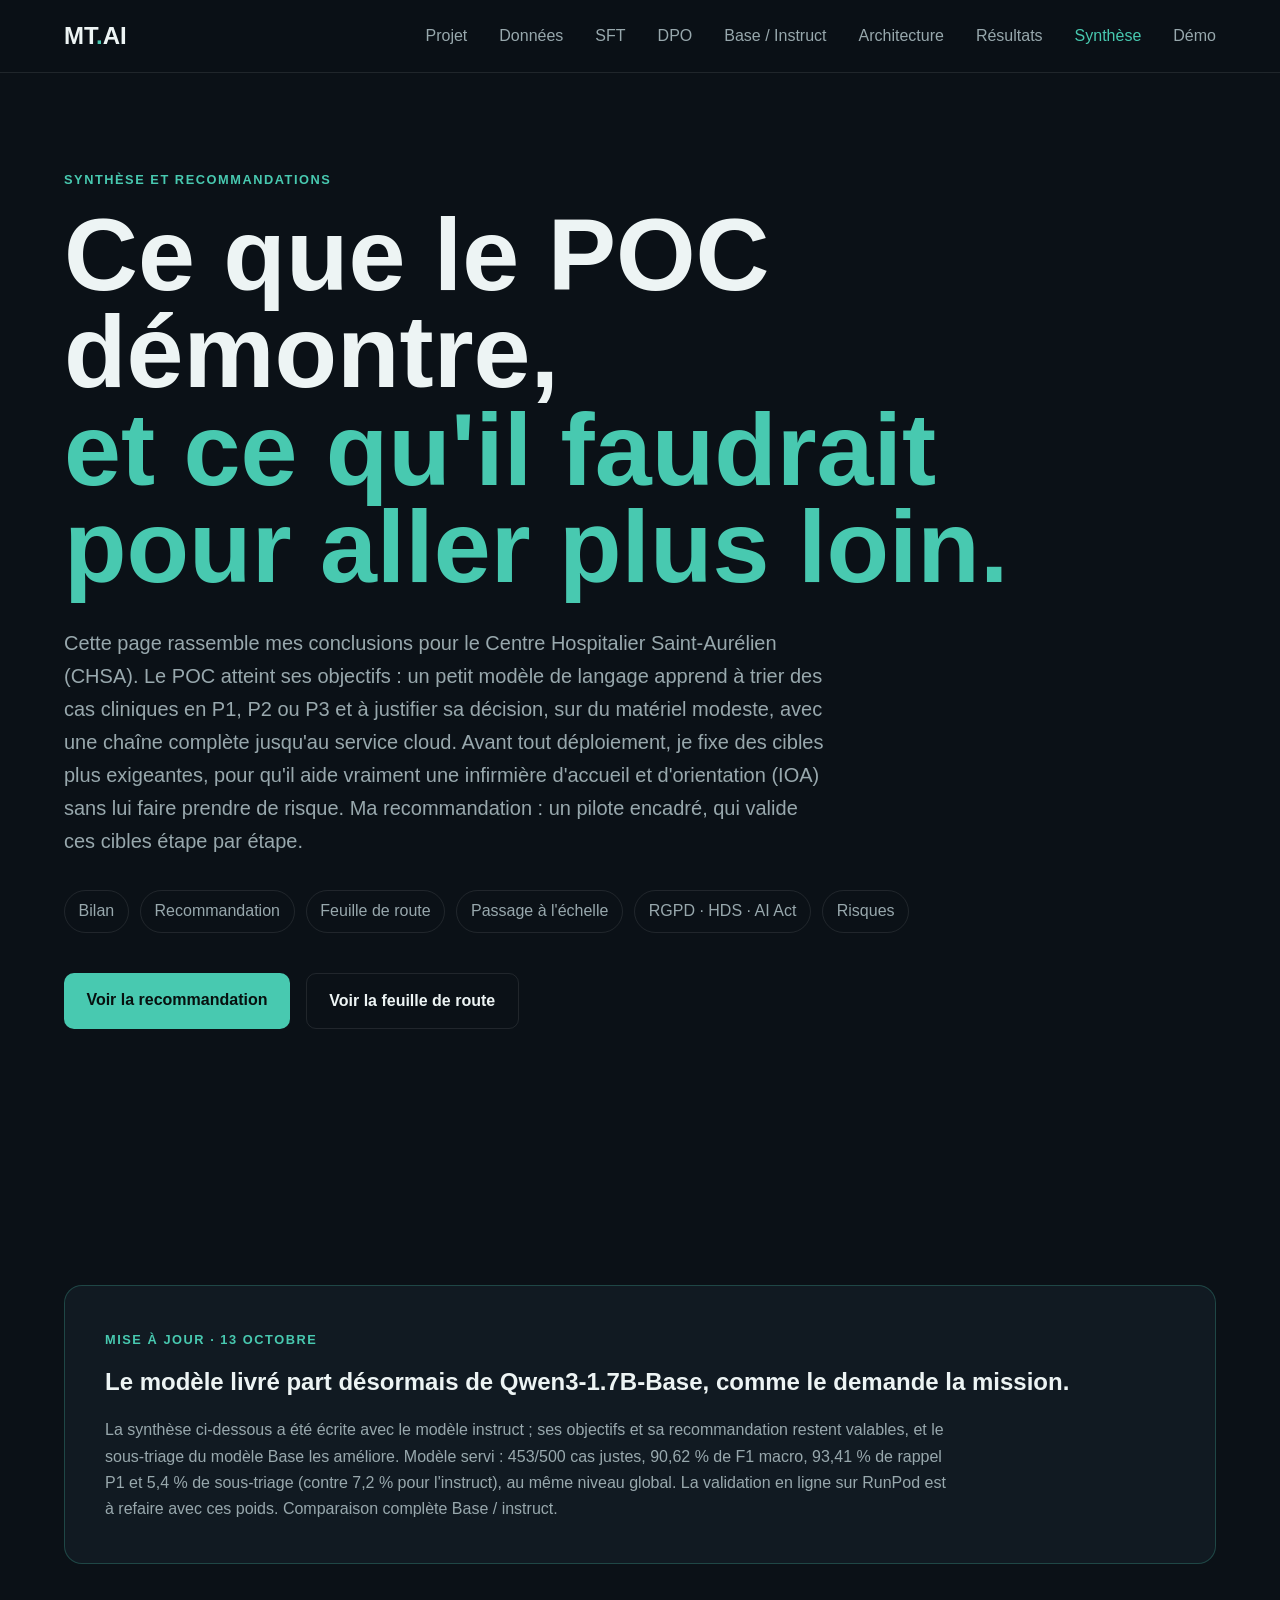
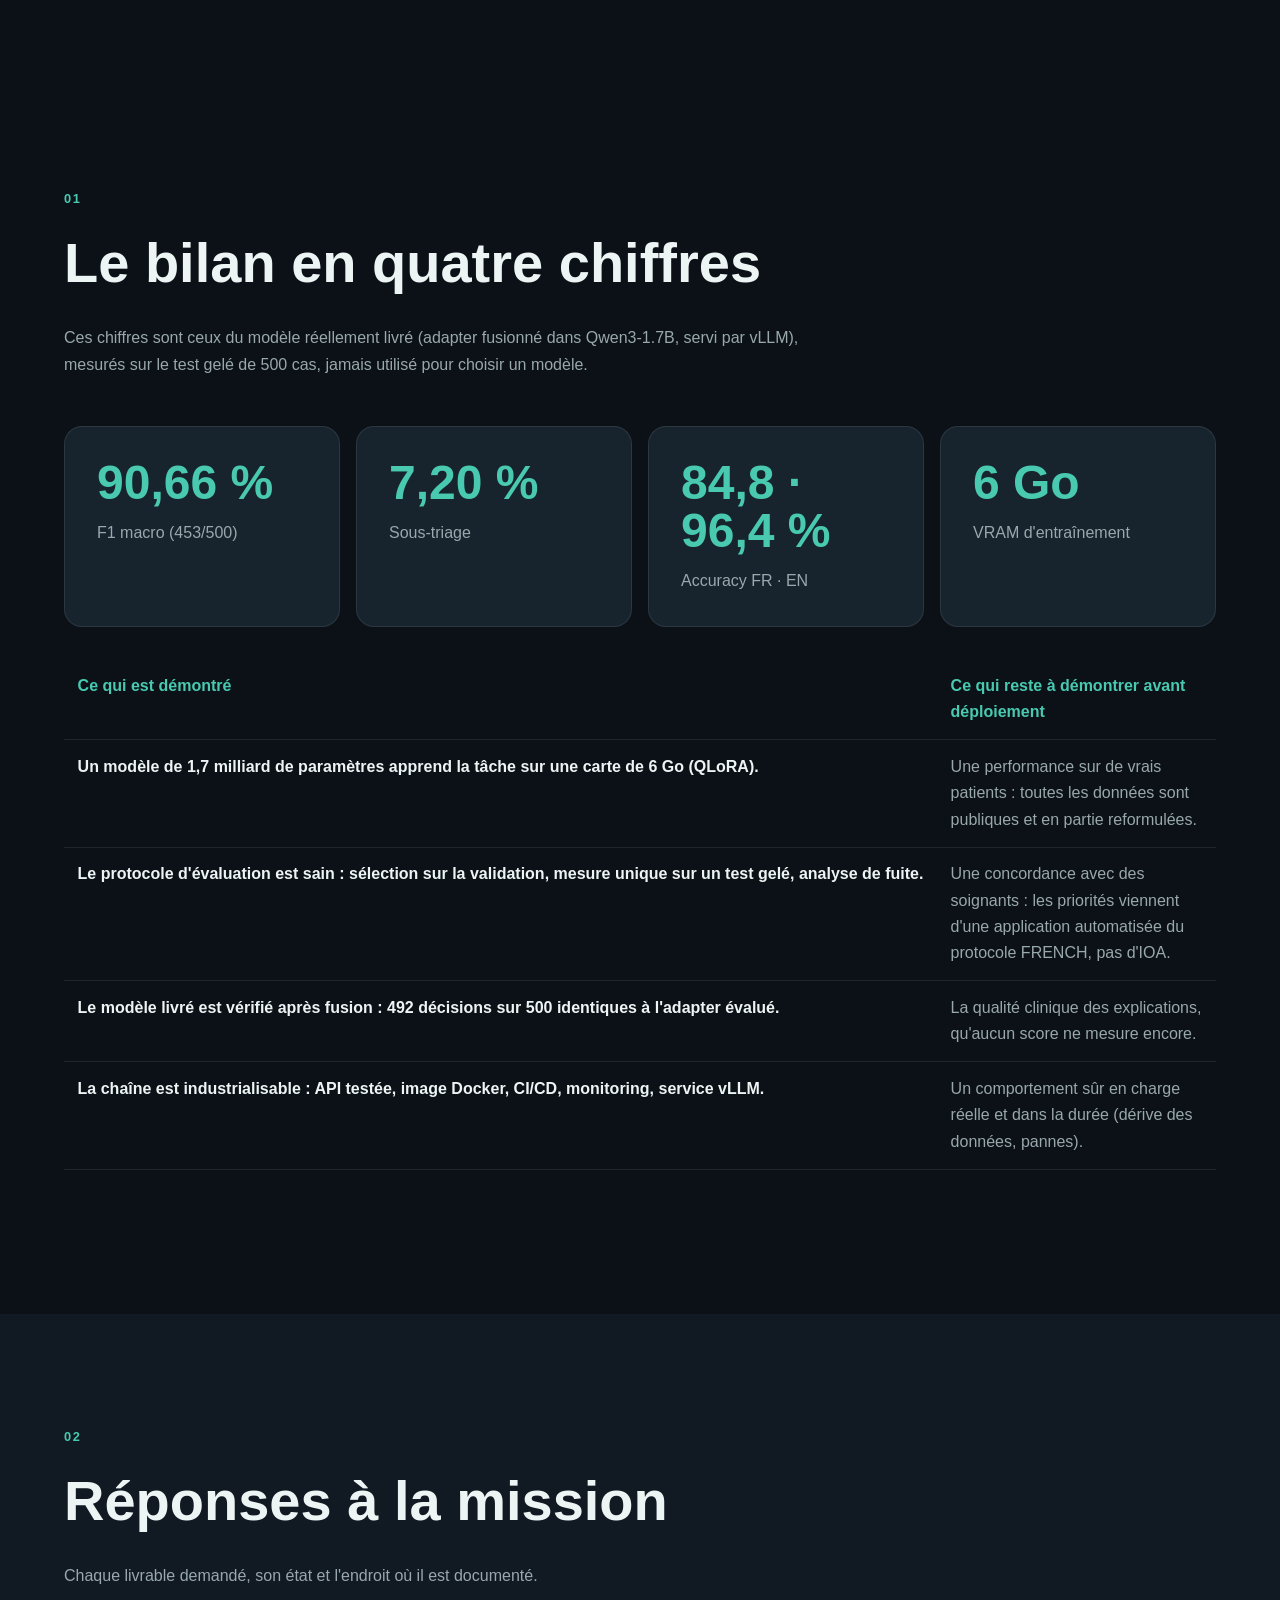
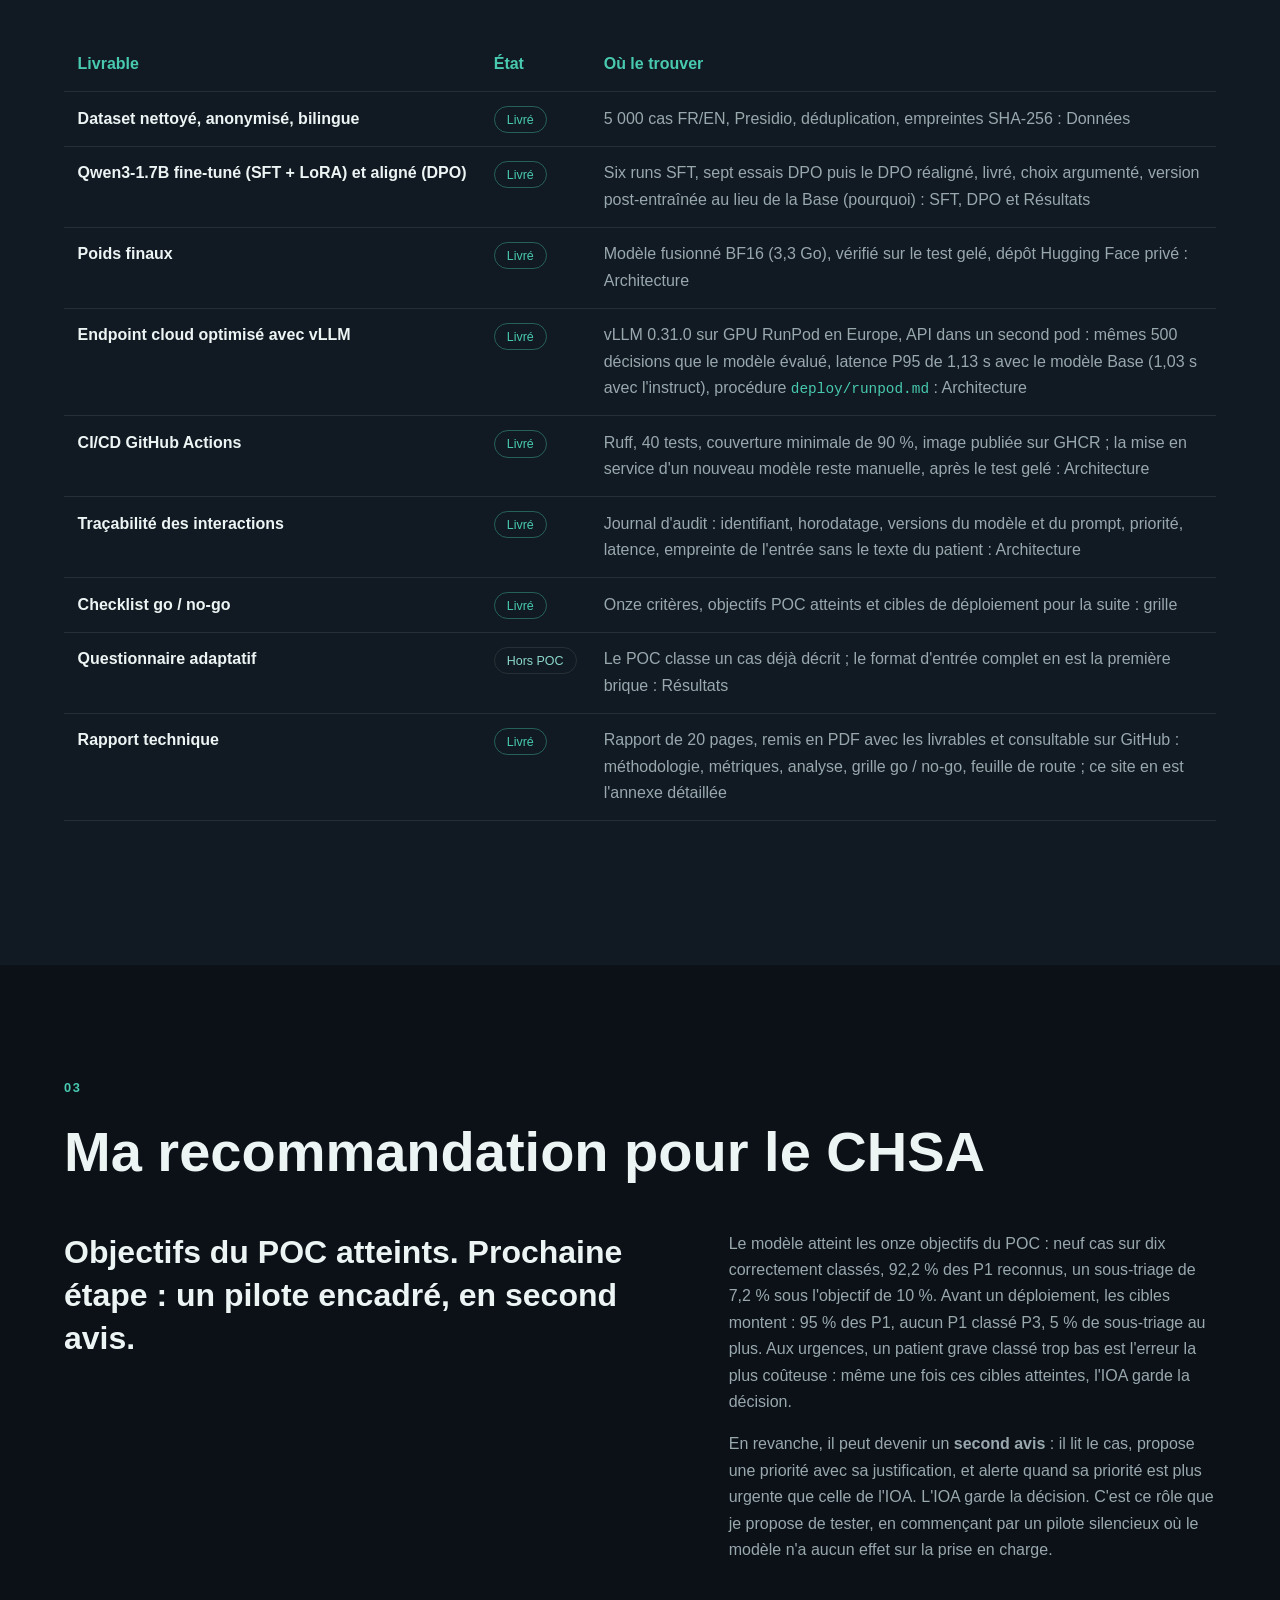
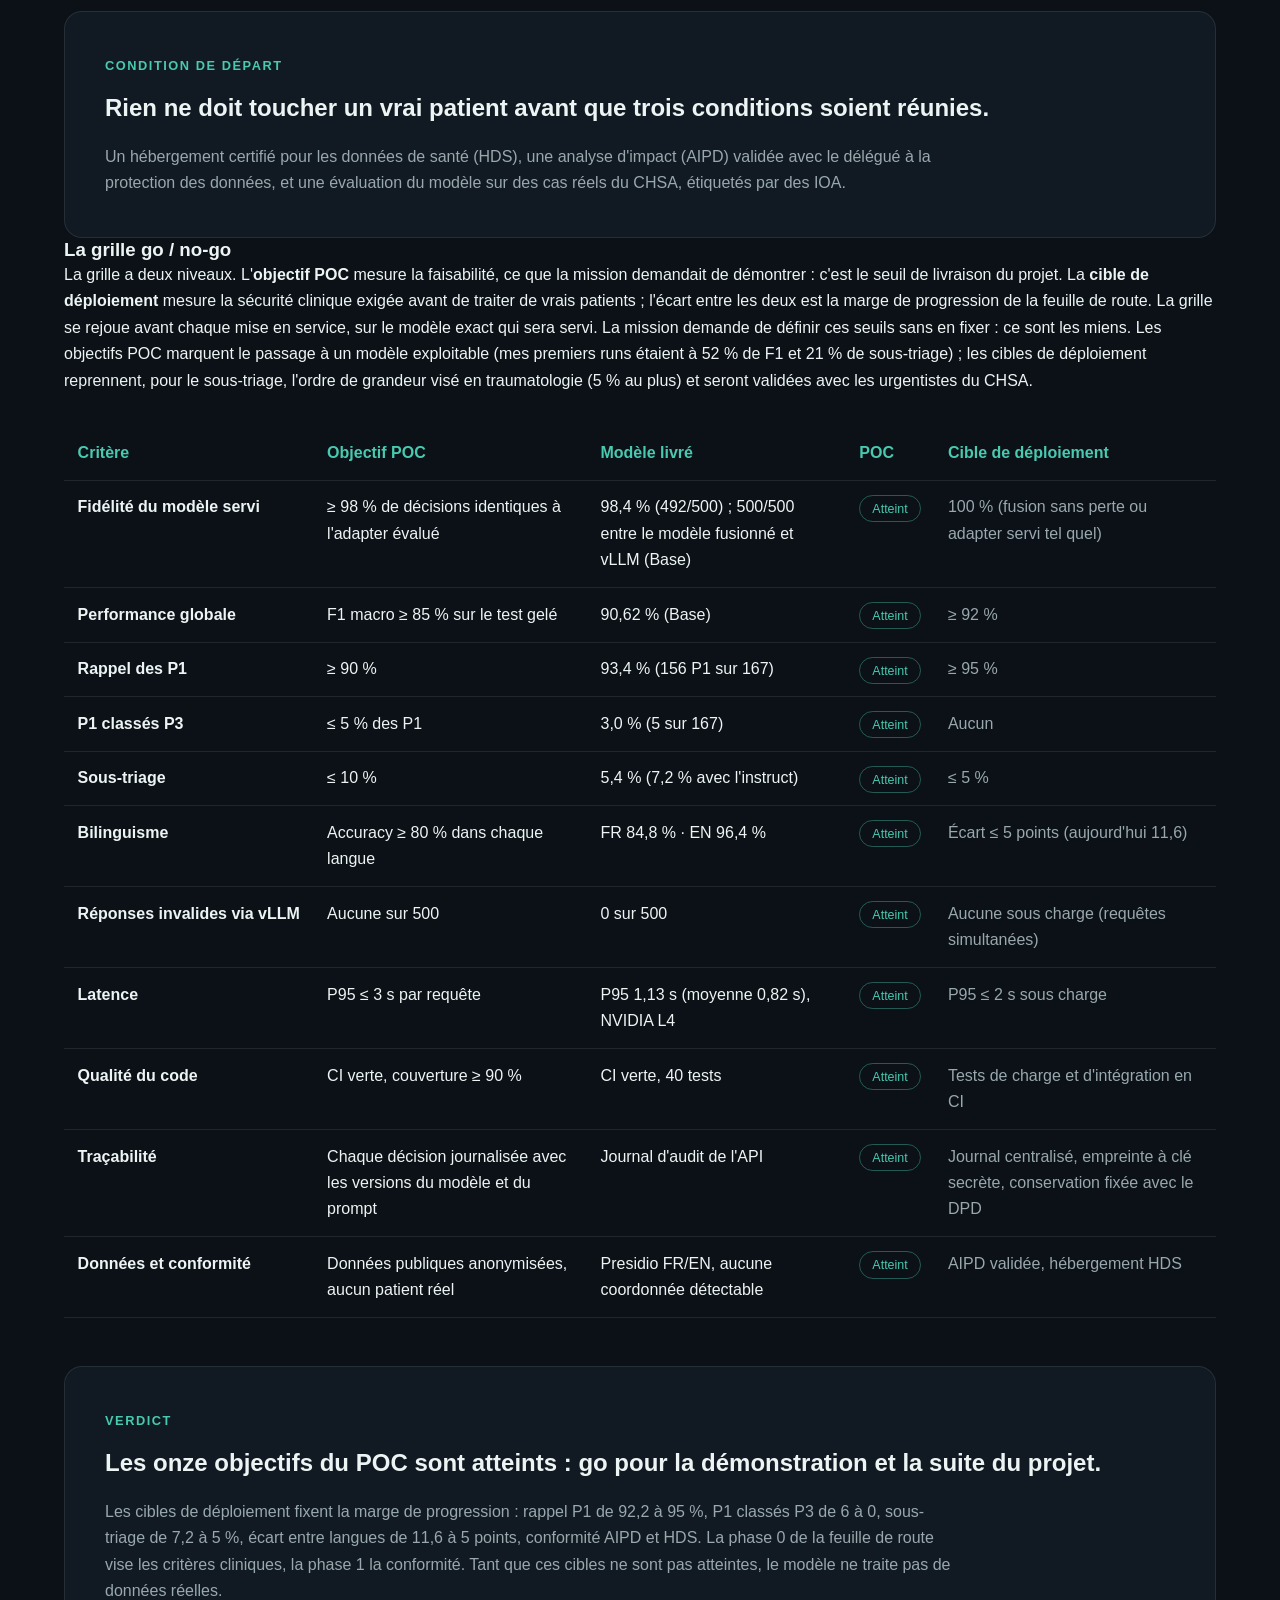
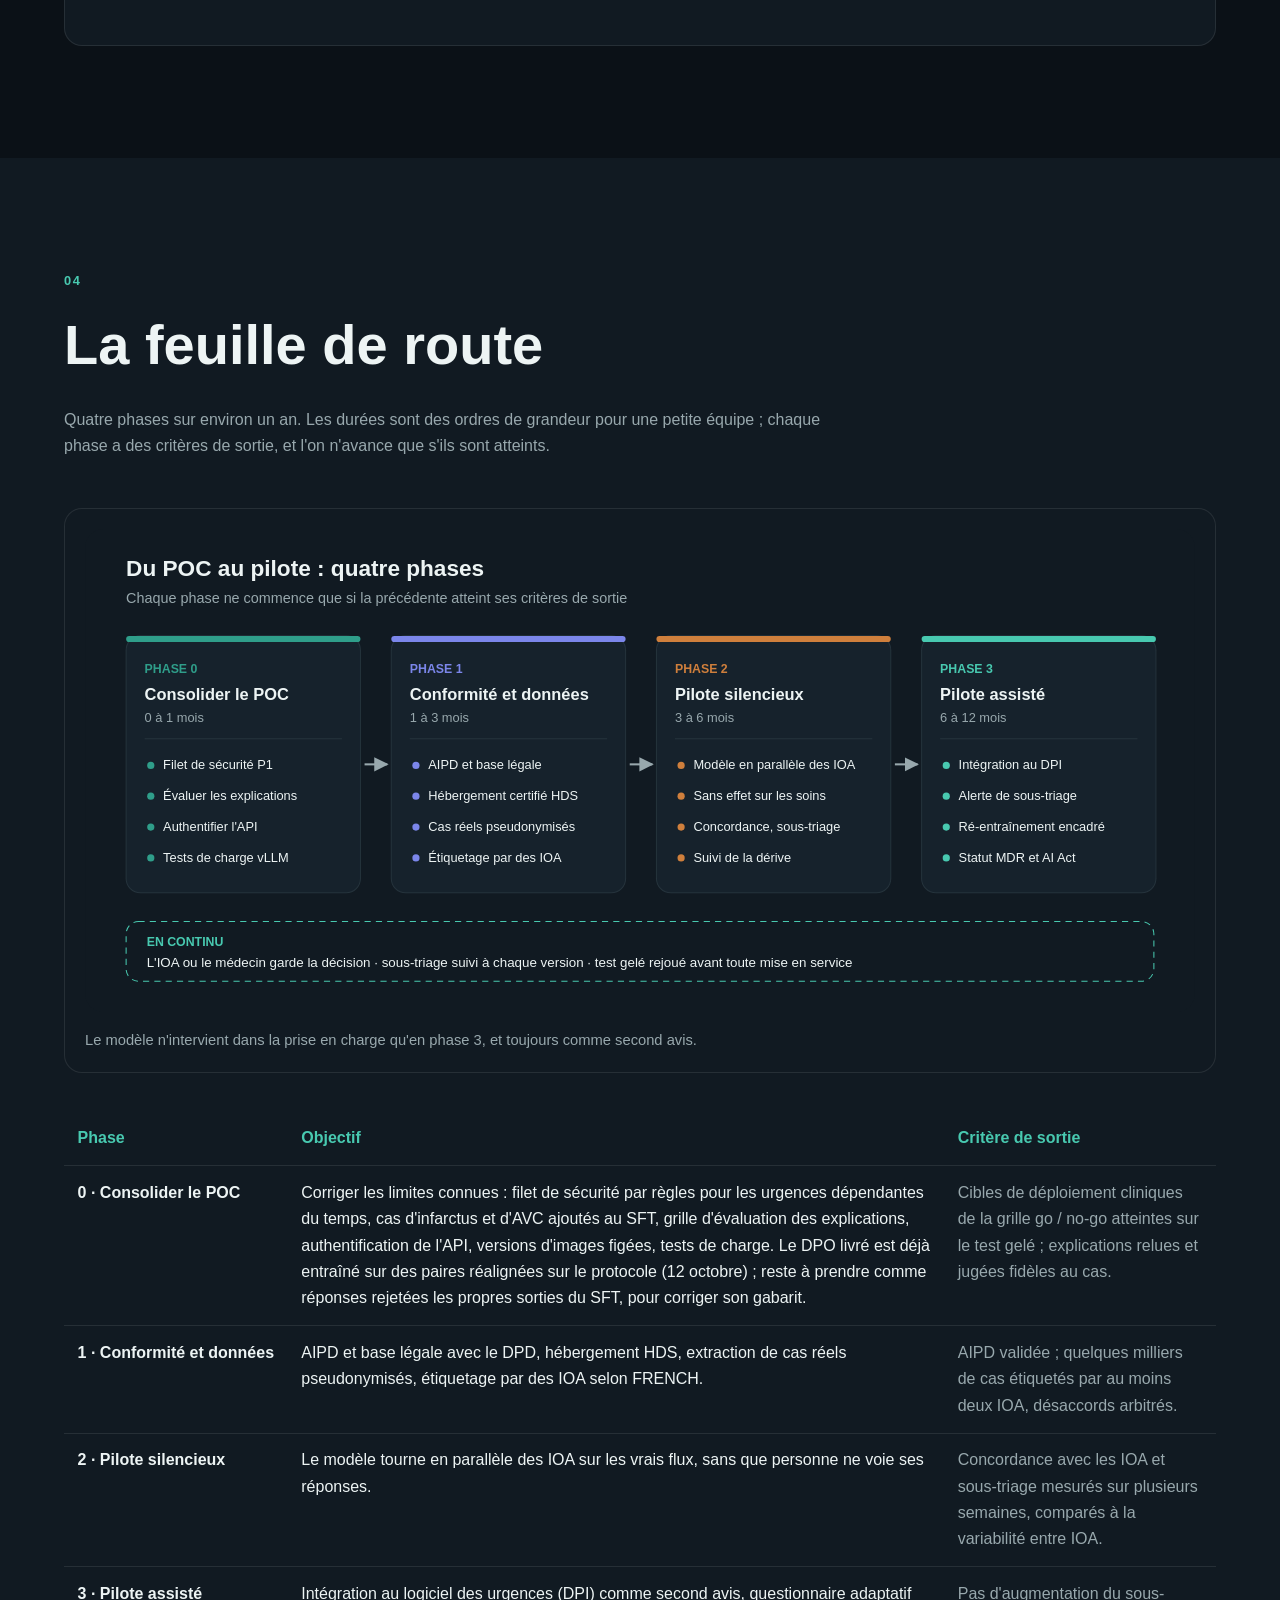
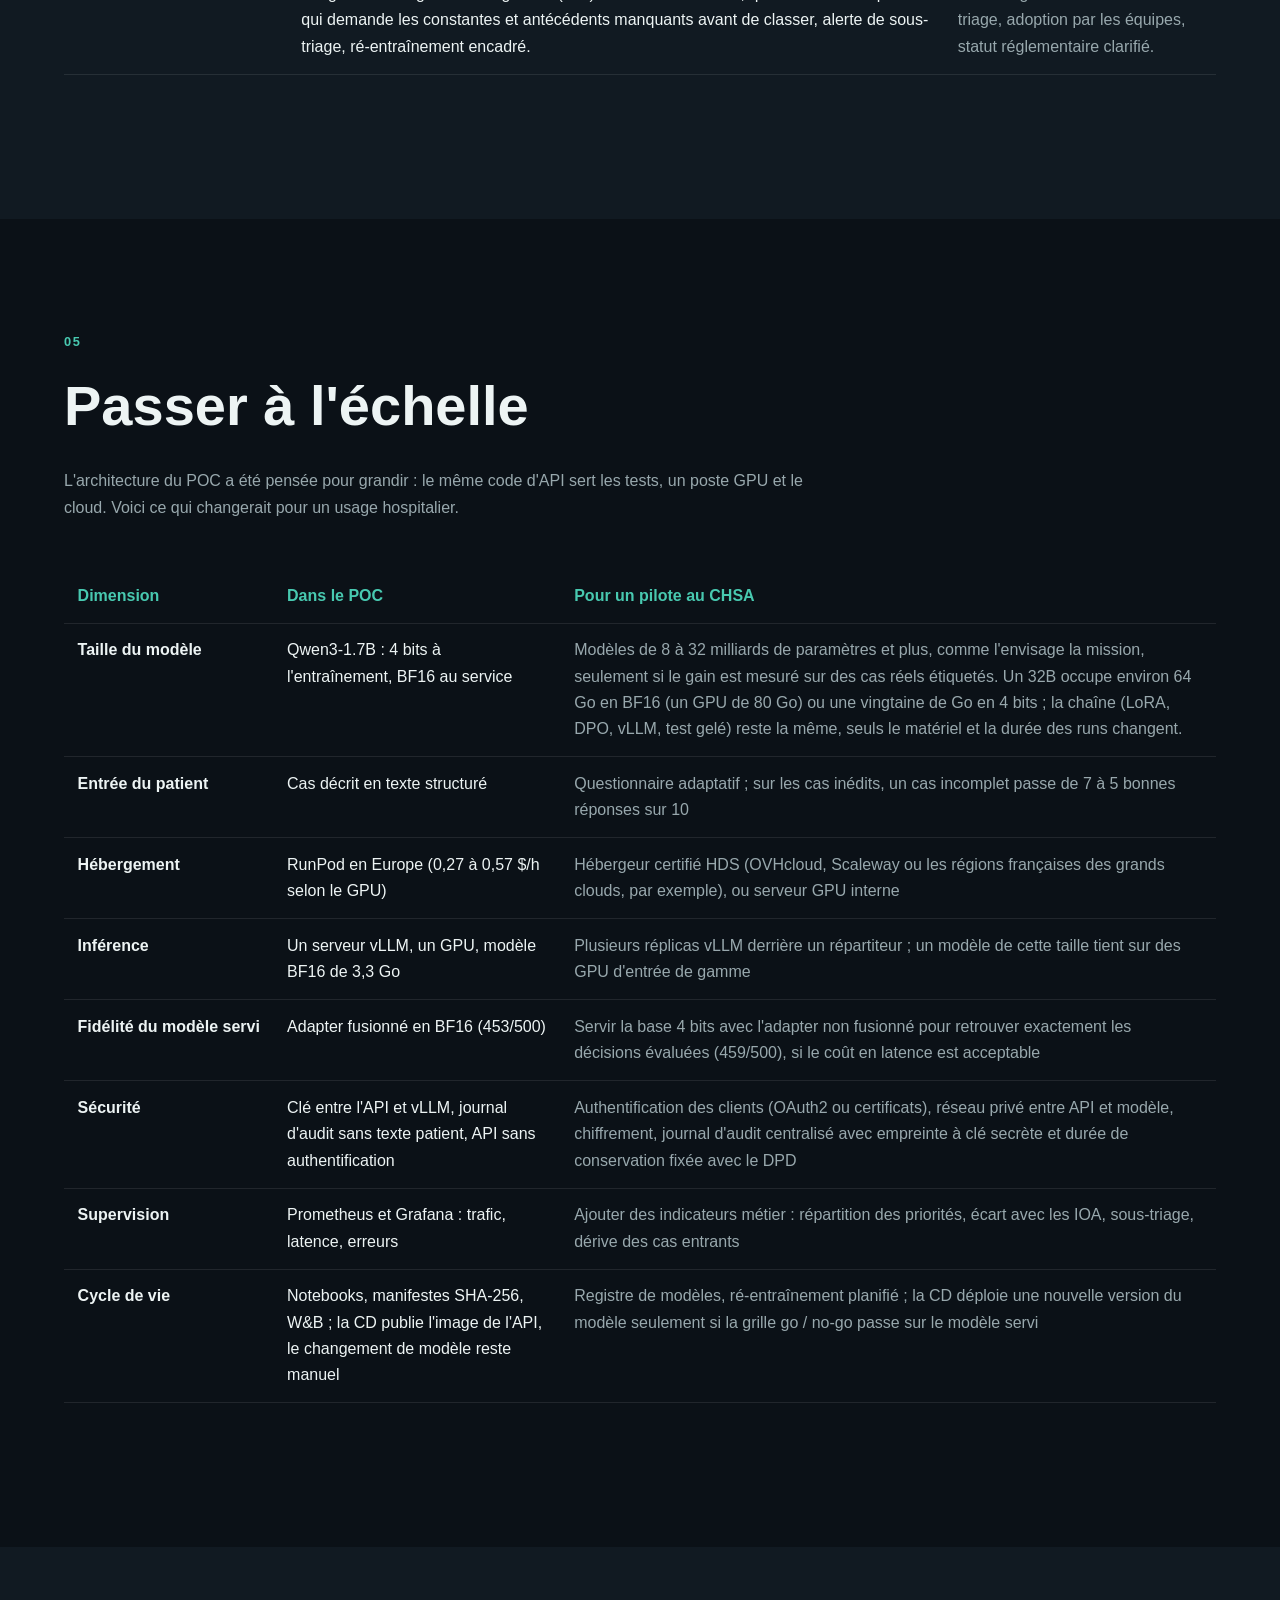
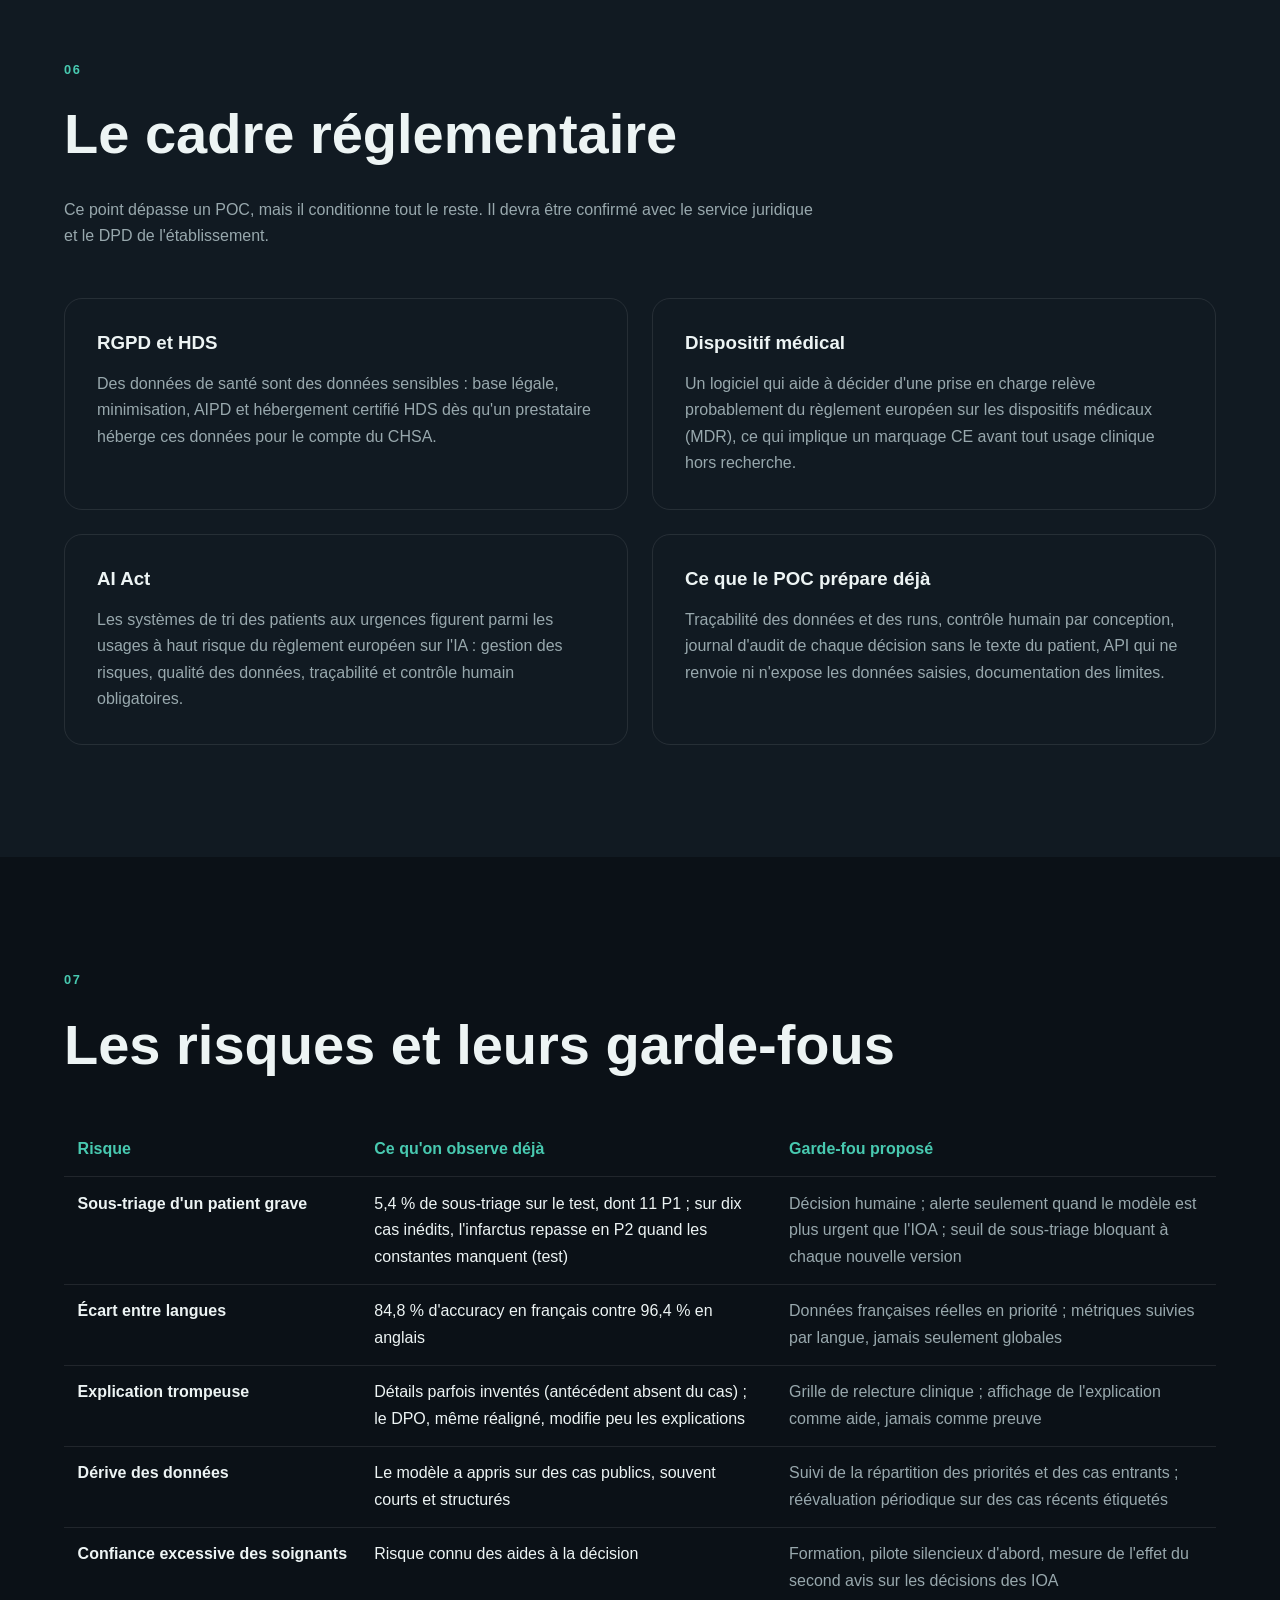
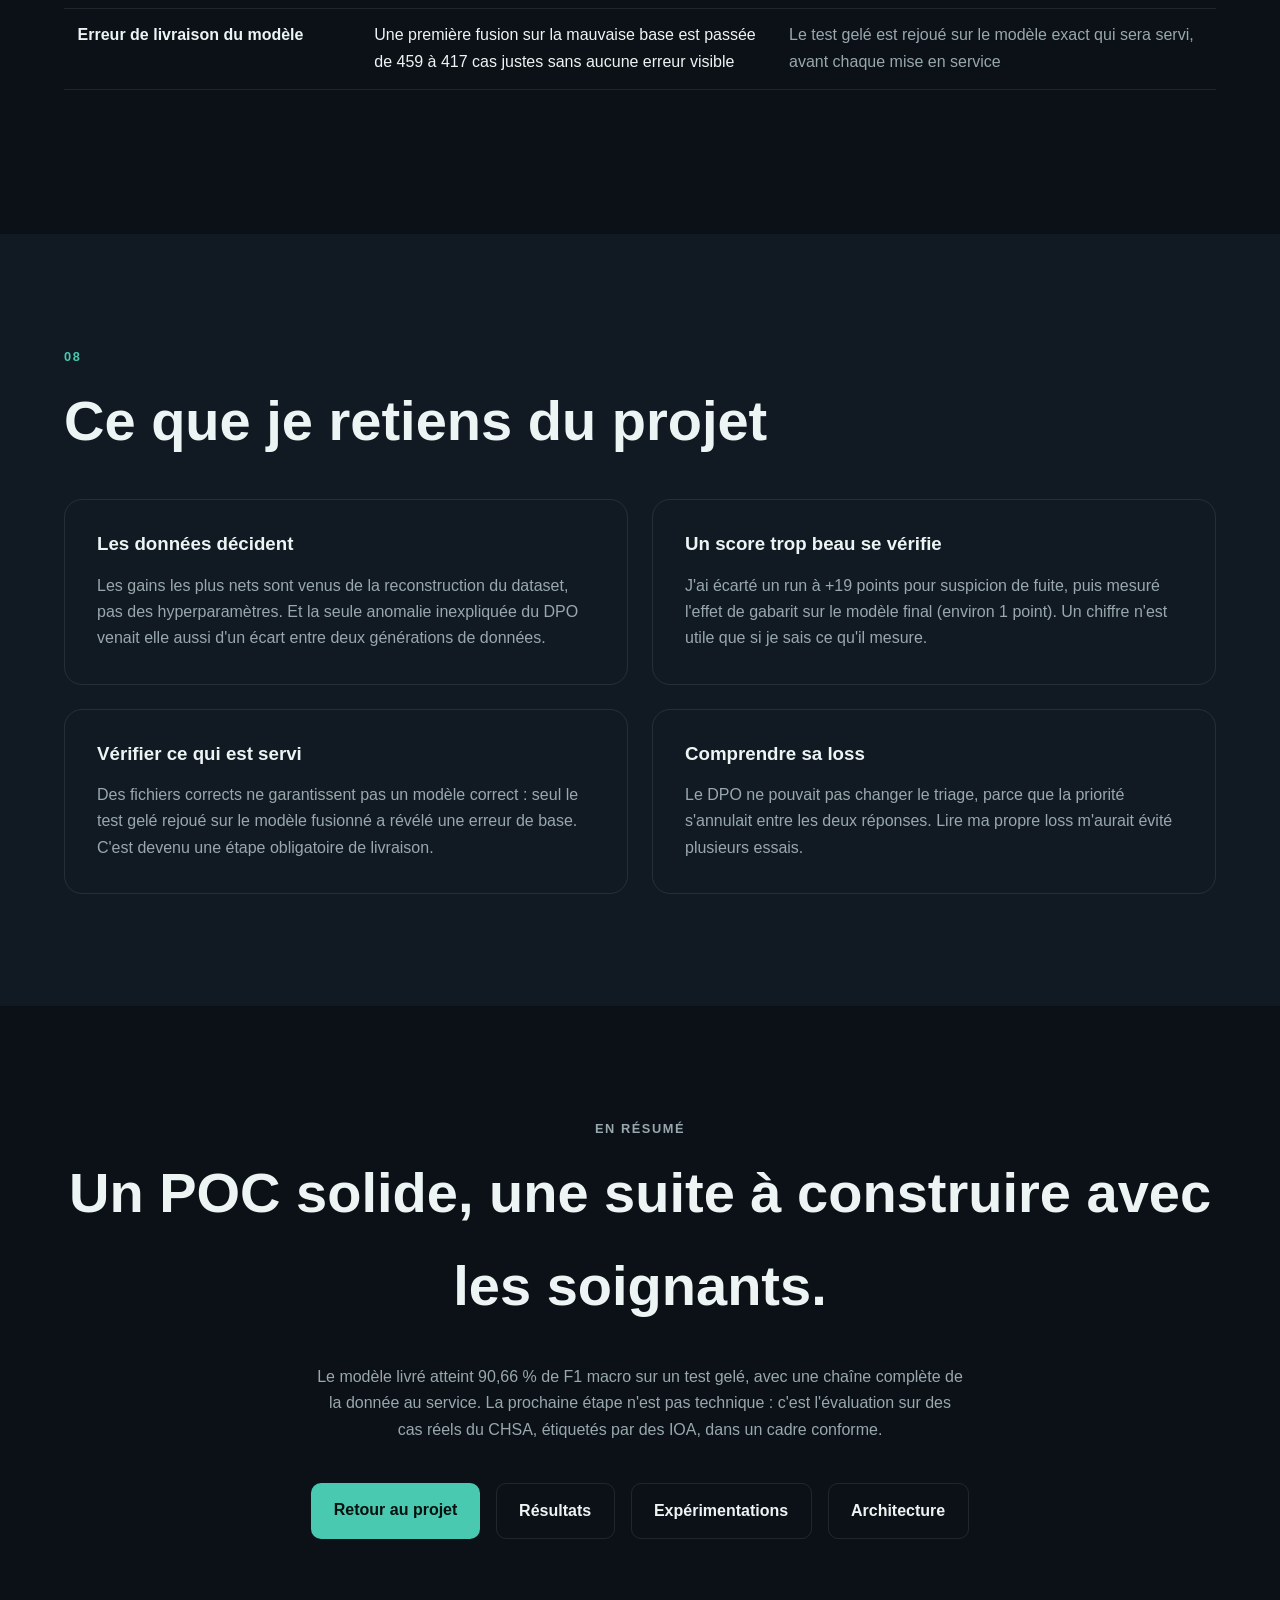
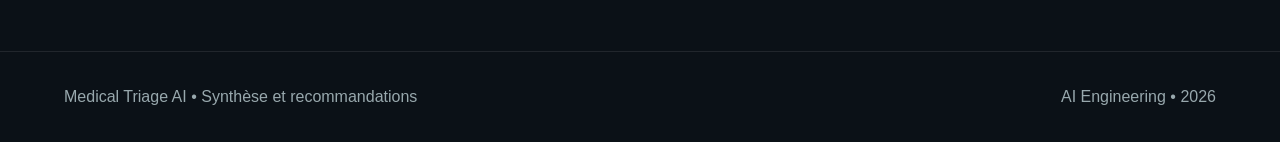
<file: docs/synthese.html>
<!DOCTYPE html>
<html lang="fr">
<head>
<meta charset="utf-8"/>
<meta content="width=device-width, initial-scale=1.0" name="viewport"/>
<title>Synthèse et recommandations | Medical Triage AI</title>
<meta content="Bilan du POC de triage médical, réponses à la mission, recommandation pour le CHSA, feuille de route, passage à l'échelle et risques." name="description"/>
<link href="css/style.css" rel="stylesheet"/>
</head>
<body>
<header class="header">
<nav class="nav container">
<a class="logo" href="index.html">MT<span>.</span>AI</a>
<div class="nav-links"><a href="index.html">Projet</a><a href="data.html">Données</a><a href="experiments.html">SFT</a><a href="dpo.html">DPO</a><a href="base.html">Base / Instruct</a><a href="architecture.html">Architecture</a><a href="resultats.html">Résultats</a><a class="active" href="synthese.html">Synthèse</a><a href="demo.html">Démo</a></div>
</nav>
</header>
<main>

<!-- HERO -->
<section class="hero project-hero">
<div class="container hero-content">
<p class="eyebrow">SYNTHÈSE ET RECOMMANDATIONS</p>
<h1>Ce que le POC démontre,<span>et ce qu'il faudrait pour aller plus loin.</span></h1>
<p class="hero-text">
Cette page rassemble mes conclusions pour le Centre Hospitalier Saint-Aurélien (CHSA). Le POC atteint ses objectifs :
un petit modèle de langage apprend à trier des cas cliniques en P1, P2 ou P3 et à justifier sa décision, sur du matériel modeste, avec une chaîne complète jusqu'au service cloud.
Avant tout déploiement, je fixe des cibles plus exigeantes, pour qu'il aide vraiment une infirmière d'accueil et d'orientation (IOA)
sans lui faire prendre de risque. Ma recommandation : un pilote encadré, qui valide ces cibles étape par étape.
</p>
<div class="hero-tags">
<span>Bilan</span><span>Recommandation</span><span>Feuille de route</span><span>Passage à l'échelle</span><span>RGPD · HDS · AI Act</span><span>Risques</span>
</div>
<div class="hero-actions">
<a class="button primary" href="#recommandation">Voir la recommandation</a>
<a class="button secondary" href="#feuille-de-route">Voir la feuille de route</a>
</div>
</div>
</section>
<!-- MISE À JOUR BASE -->
<section class="section">
<div class="container">
<div class="callout">
<span class="eyebrow">MISE À JOUR · 13 OCTOBRE</span>
<strong>Le modèle livré part désormais de Qwen3-1.7B-Base, comme le demande la mission.</strong>
<p>La synthèse ci-dessous a été écrite avec le modèle instruct ; ses objectifs et sa recommandation restent valables, et le sous-triage du modèle Base les améliore. Modèle servi : 453/500 cas justes, 90,62 % de F1 macro, 93,41 % de rappel P1 et 5,4 % de sous-triage (contre 7,2 % pour l'instruct), au même niveau global. La validation en ligne sur RunPod est à refaire avec ces poids. <a href="base.html">Comparaison complète Base / instruct</a>.</p>
</div>
</div>
</section>


<!-- 01 BILAN -->
<section class="section">
<div class="container">
<p class="section-number">01</p>
<h2>Le bilan en quatre chiffres</h2>
<p class="section-intro">Ces chiffres sont ceux du modèle réellement livré (adapter fusionné dans Qwen3-1.7B, servi par vLLM), mesurés sur le test gelé de 500 cas, jamais utilisé pour choisir un modèle.</p>
<div class="result-grid">
<div class="result-card"><strong>90,66 %</strong><span>F1 macro (453/500)</span></div>
<div class="result-card"><strong>7,20 %</strong><span>Sous-triage</span></div>
<div class="result-card"><strong>84,8 · 96,4 %</strong><span>Accuracy FR · EN</span></div>
<div class="result-card"><strong>6 Go</strong><span>VRAM d'entraînement</span></div>
</div>
<table class="story-table params-table">
<thead><tr><th>Ce qui est démontré</th><th>Ce qui reste à démontrer avant déploiement</th></tr></thead>
<tbody>
<tr><td>Un modèle de 1,7 milliard de paramètres apprend la tâche sur une carte de 6 Go (QLoRA).</td><td>Une performance sur de vrais patients : toutes les données sont publiques et en partie reformulées.</td></tr>
<tr><td>Le protocole d'évaluation est sain : sélection sur la validation, mesure unique sur un test gelé, analyse de fuite.</td><td>Une concordance avec des soignants : les priorités viennent d'une application automatisée du protocole FRENCH, pas d'IOA.</td></tr>
<tr><td>Le modèle livré est vérifié après fusion : 492 décisions sur 500 identiques à l'adapter évalué.</td><td>La qualité clinique des explications, qu'aucun score ne mesure encore.</td></tr>
<tr><td>La chaîne est industrialisable : API testée, image Docker, CI/CD, monitoring, service vLLM.</td><td>Un comportement sûr en charge réelle et dans la durée (dérive des données, pannes).</td></tr>
</tbody>
</table>
</div>
</section>

<!-- 02 MISSION -->
<section class="section section-alt">
<div class="container">
<p class="section-number">02</p>
<h2>Réponses à la mission</h2>
<p class="section-intro">Chaque livrable demandé, son état et l'endroit où il est documenté.</p>
<table class="story-table params-table">
<thead><tr><th>Livrable</th><th>État</th><th>Où le trouver</th></tr></thead>
<tbody>
<tr><td>Dataset nettoyé, anonymisé, bilingue</td><td><span class="experiment-status selected">Livré</span></td><td>5 000 cas FR/EN, Presidio, déduplication, empreintes SHA-256 : <a href="data.html">Données</a></td></tr>
<tr><td>Qwen3-1.7B fine-tuné (SFT + LoRA) et aligné (DPO)</td><td><span class="experiment-status selected">Livré</span></td><td>Six runs SFT, sept essais DPO puis le DPO réaligné, livré, choix argumenté, version post-entraînée au lieu de la Base (<a href="experiments.html#base">pourquoi</a>) : <a href="experiments.html">SFT</a>, <a href="dpo.html">DPO</a> et <a href="resultats.html">Résultats</a></td></tr>
<tr><td>Poids finaux</td><td><span class="experiment-status selected">Livré</span></td><td>Modèle fusionné BF16 (3,3 Go), vérifié sur le test gelé, dépôt Hugging Face privé : <a href="architecture.html#verif-fusion">Architecture</a></td></tr>
<tr><td>Endpoint cloud optimisé avec vLLM</td><td><span class="experiment-status selected">Livré</span></td><td>vLLM 0.31.0 sur GPU RunPod en Europe, API dans un second pod : mêmes 500 décisions que le modèle évalué, latence P95 de 1,13 s avec le modèle Base (1,03 s avec l'instruct), procédure <code>deploy/runpod.md</code> : <a href="architecture.html#cloud">Architecture</a></td></tr>
<tr><td>CI/CD GitHub Actions</td><td><span class="experiment-status selected">Livré</span></td><td>Ruff, 40 tests, couverture minimale de 90 %, image publiée sur GHCR ; la mise en service d'un nouveau modèle reste manuelle, après le test gelé : <a href="architecture.html">Architecture</a></td></tr>
<tr><td>Traçabilité des interactions</td><td><span class="experiment-status selected">Livré</span></td><td>Journal d'audit : identifiant, horodatage, versions du modèle et du prompt, priorité, latence, empreinte de l'entrée sans le texte du patient : <a href="architecture.html">Architecture</a></td></tr>
<tr><td>Checklist go / no-go</td><td><span class="experiment-status selected">Livré</span></td><td>Onze critères, objectifs POC atteints et cibles de déploiement pour la suite : <a href="#go-no-go">grille</a></td></tr>
<tr><td>Questionnaire adaptatif</td><td><span class="experiment-status promising">Hors POC</span></td><td>Le POC classe un cas déjà décrit ; le format d'entrée complet en est la première brique : <a href="resultats.html">Résultats</a></td></tr>
<tr><td>Rapport technique</td><td><span class="experiment-status selected">Livré</span></td><td>Rapport de 20 pages, remis en PDF avec les livrables et <a href="https://github.com/gonzalezcourrier34-glitch/medical_triage_agent/blob/master/docs/rapport_technique.md">consultable sur GitHub</a> : méthodologie, métriques, analyse, grille go / no-go, feuille de route ; ce site en est l'annexe détaillée</td></tr>
</tbody>
</table>
</div>
</section>

<!-- 03 RECOMMANDATION -->
<section class="section" id="recommandation">
<div class="container">
<p class="section-number">03</p>
<h2>Ma recommandation pour le CHSA</h2>
<div class="about-grid">
<div class="large-text">Objectifs du POC atteints. Prochaine étape : un pilote encadré, en second avis.</div>
<div>
<p>Le modèle atteint les onze objectifs du POC : neuf cas sur dix correctement classés, 92,2 % des P1 reconnus, un sous-triage de 7,2 % sous l'objectif de 10 %. Avant un déploiement, les cibles montent : 95 % des P1, aucun P1 classé P3, 5 % de sous-triage au plus. Aux urgences, un patient grave classé trop bas est l'erreur la plus coûteuse : même une fois ces cibles atteintes, l'IOA garde la décision.</p>
<p>En revanche, il peut devenir un <strong>second avis</strong> : il lit le cas, propose une priorité avec sa justification, et alerte quand sa priorité est plus urgente que celle de l'IOA. L'IOA garde la décision. C'est ce rôle que je propose de tester, en commençant par un pilote silencieux où le modèle n'a aucun effet sur la prise en charge.</p>
</div>
</div>
<div class="callout subtle">
<span class="eyebrow">CONDITION DE DÉPART</span>
<strong>Rien ne doit toucher un vrai patient avant que trois conditions soient réunies.</strong>
<p>Un hébergement certifié pour les données de santé (HDS), une analyse d'impact (AIPD) validée avec le délégué à la protection des données, et une évaluation du modèle sur des cas réels du CHSA, étiquetés par des IOA.</p>
</div>
<h3 id="go-no-go">La grille go / no-go</h3>
<p>La grille a deux niveaux. L'<strong>objectif POC</strong> mesure la faisabilité, ce que la mission demandait de démontrer : c'est le seuil de livraison du projet. La <strong>cible de déploiement</strong> mesure la sécurité clinique exigée avant de traiter de vrais patients ; l'écart entre les deux est la marge de progression de la feuille de route. La grille se rejoue avant chaque mise en service, sur le modèle exact qui sera servi. La mission demande de définir ces seuils sans en fixer : ce sont les miens. Les objectifs POC marquent le passage à un modèle exploitable (mes premiers runs étaient à 52 % de F1 et 21 % de sous-triage) ; les cibles de déploiement reprennent, pour le sous-triage, l'ordre de grandeur visé en traumatologie (5 % au plus) et seront validées avec les urgentistes du CHSA.</p>
<table class="story-table params-table">
<thead><tr><th>Critère</th><th>Objectif POC</th><th>Modèle livré</th><th>POC</th><th>Cible de déploiement</th></tr></thead>
<tbody>
<tr><td>Fidélité du modèle servi</td><td>≥ 98 % de décisions identiques à l'adapter évalué</td><td>98,4 % (492/500) ; 500/500 entre le modèle fusionné et vLLM (Base)</td><td><span class="experiment-status selected">Atteint</span></td><td>100 % (fusion sans perte ou adapter servi tel quel)</td></tr>
<tr><td>Performance globale</td><td>F1 macro ≥ 85 % sur le test gelé</td><td>90,62 % (Base)</td><td><span class="experiment-status selected">Atteint</span></td><td>≥ 92 %</td></tr>
<tr><td>Rappel des P1</td><td>≥ 90 %</td><td>93,4 % (156 P1 sur 167)</td><td><span class="experiment-status selected">Atteint</span></td><td>≥ 95 %</td></tr>
<tr><td>P1 classés P3</td><td>≤ 5 % des P1</td><td>3,0 % (5 sur 167)</td><td><span class="experiment-status selected">Atteint</span></td><td>Aucun</td></tr>
<tr><td>Sous-triage</td><td>≤ 10 %</td><td>5,4 % (7,2 % avec l'instruct)</td><td><span class="experiment-status selected">Atteint</span></td><td>≤ 5 %</td></tr>
<tr><td>Bilinguisme</td><td>Accuracy ≥ 80 % dans chaque langue</td><td>FR 84,8 % · EN 96,4 %</td><td><span class="experiment-status selected">Atteint</span></td><td>Écart ≤ 5 points (aujourd'hui 11,6)</td></tr>
<tr><td>Réponses invalides via vLLM</td><td>Aucune sur 500</td><td>0 sur 500</td><td><span class="experiment-status selected">Atteint</span></td><td>Aucune sous charge (requêtes simultanées)</td></tr>
<tr><td>Latence</td><td>P95 ≤ 3 s par requête</td><td>P95 1,13 s (moyenne 0,82 s), NVIDIA L4</td><td><span class="experiment-status selected">Atteint</span></td><td>P95 ≤ 2 s sous charge</td></tr>
<tr><td>Qualité du code</td><td>CI verte, couverture ≥ 90 %</td><td>CI verte, 40 tests</td><td><span class="experiment-status selected">Atteint</span></td><td>Tests de charge et d'intégration en CI</td></tr>
<tr><td>Traçabilité</td><td>Chaque décision journalisée avec les versions du modèle et du prompt</td><td>Journal d'audit de l'API</td><td><span class="experiment-status selected">Atteint</span></td><td>Journal centralisé, empreinte à clé secrète, conservation fixée avec le DPD</td></tr>
<tr><td>Données et conformité</td><td>Données publiques anonymisées, aucun patient réel</td><td>Presidio FR/EN, aucune coordonnée détectable</td><td><span class="experiment-status selected">Atteint</span></td><td>AIPD validée, hébergement HDS</td></tr>
</tbody>
</table>
<div class="callout subtle">
<span class="eyebrow">VERDICT</span>
<strong>Les onze objectifs du POC sont atteints : go pour la démonstration et la suite du projet.</strong>
<p>Les cibles de déploiement fixent la marge de progression : rappel P1 de 92,2 à 95 %, P1 classés P3 de 6 à 0, sous-triage de 7,2 à 5 %, écart entre langues de 11,6 à 5 points, conformité AIPD et HDS. La phase 0 de la feuille de route vise les critères cliniques, la phase 1 la conformité. Tant que ces cibles ne sont pas atteintes, le modèle ne traite pas de données réelles.</p>
</div>
</div>
</section>

<!-- 04 FEUILLE DE ROUTE -->
<section class="section section-alt" id="feuille-de-route">
<div class="container">
<p class="section-number">04</p>
<h2>La feuille de route</h2>
<p class="section-intro">Quatre phases sur environ un an. Les durées sont des ordres de grandeur pour une petite équipe ; chaque phase a des critères de sortie, et l'on n'avance que s'ils sont atteints.</p>
<figure class="story-figure">
<svg class="story-svg" preserveAspectRatio="xMidYMid meet" xmlns="http://www.w3.org/2000/svg" viewBox="0 0 1080 470" role="img" aria-label="Feuille de route en quatre phases, du POC au pilote assisté, avec des garde-fous permanents.">
<title>Feuille de route du POC au pilote</title>
<desc>Phase 0 consolider le POC, phase 1 conformité et données, phase 2 pilote silencieux, phase 3 pilote assisté ; la décision reste humaine en continu.</desc>
<defs><marker id="road-arr" viewBox="0 0 10 10" refX="9" refY="5" markerWidth="7" markerHeight="7" orient="auto-start-reverse"><path d="M0,0 L10,5 L0,10 z" fill="#98a8ad"/></marker></defs>
<rect width="1080" height="470" rx="18" fill="#111a22"/>
<text x="40" y="46" fill="#edf4f4" font-size="22" font-family="Inter, 'Segoe UI', Arial, sans-serif" text-anchor="start" font-weight="700">Du POC au pilote : quatre phases</text>
<text x="40" y="72" fill="#98a8ad" font-size="14" font-family="Inter, 'Segoe UI', Arial, sans-serif" text-anchor="start" font-weight="normal">Chaque phase ne commence que si la précédente atteint ses critères de sortie</text>
<rect x="40" y="104" width="228" height="250" rx="14" fill="#16222c" stroke="#25333c"/>
<rect x="40" y="104" width="228" height="6" rx="3" fill="#2f9e8a"/>
<text x="58" y="140" fill="#2f9e8a" font-size="12" font-family="Inter, 'Segoe UI', Arial, sans-serif" text-anchor="start" font-weight="700">PHASE 0</text>
<text x="58" y="166" fill="#edf4f4" font-size="16" font-family="Inter, 'Segoe UI', Arial, sans-serif" text-anchor="start" font-weight="700">Consolider le POC</text>
<text x="58" y="188" fill="#98a8ad" font-size="12.5" font-family="Inter, 'Segoe UI', Arial, sans-serif" text-anchor="start" font-weight="normal">0 à 1 mois</text>
<line x1="58" y1="204" x2="250" y2="204" stroke="#25333c"/>
<circle cx="64" cy="230" r="3.5" fill="#2f9e8a"/>
<text x="76" y="234" fill="#edf4f4" font-size="12.5" font-family="Inter, 'Segoe UI', Arial, sans-serif" text-anchor="start" font-weight="normal">Filet de sécurité P1</text>
<circle cx="64" cy="260" r="3.5" fill="#2f9e8a"/>
<text x="76" y="264" fill="#edf4f4" font-size="12.5" font-family="Inter, 'Segoe UI', Arial, sans-serif" text-anchor="start" font-weight="normal">Évaluer les explications</text>
<circle cx="64" cy="290" r="3.5" fill="#2f9e8a"/>
<text x="76" y="294" fill="#edf4f4" font-size="12.5" font-family="Inter, 'Segoe UI', Arial, sans-serif" text-anchor="start" font-weight="normal">Authentifier l&#x27;API</text>
<circle cx="64" cy="320" r="3.5" fill="#2f9e8a"/>
<text x="76" y="324" fill="#edf4f4" font-size="12.5" font-family="Inter, 'Segoe UI', Arial, sans-serif" text-anchor="start" font-weight="normal">Tests de charge vLLM</text>
<line x1="272" y1="229.0" x2="294" y2="229.0" stroke="#98a8ad" stroke-width="2" marker-end="url(#road-arr)"/>
<rect x="298" y="104" width="228" height="250" rx="14" fill="#16222c" stroke="#25333c"/>
<rect x="298" y="104" width="228" height="6" rx="3" fill="#7b86ea"/>
<text x="316" y="140" fill="#7b86ea" font-size="12" font-family="Inter, 'Segoe UI', Arial, sans-serif" text-anchor="start" font-weight="700">PHASE 1</text>
<text x="316" y="166" fill="#edf4f4" font-size="16" font-family="Inter, 'Segoe UI', Arial, sans-serif" text-anchor="start" font-weight="700">Conformité et données</text>
<text x="316" y="188" fill="#98a8ad" font-size="12.5" font-family="Inter, 'Segoe UI', Arial, sans-serif" text-anchor="start" font-weight="normal">1 à 3 mois</text>
<line x1="316" y1="204" x2="508" y2="204" stroke="#25333c"/>
<circle cx="322" cy="230" r="3.5" fill="#7b86ea"/>
<text x="334" y="234" fill="#edf4f4" font-size="12.5" font-family="Inter, 'Segoe UI', Arial, sans-serif" text-anchor="start" font-weight="normal">AIPD et base légale</text>
<circle cx="322" cy="260" r="3.5" fill="#7b86ea"/>
<text x="334" y="264" fill="#edf4f4" font-size="12.5" font-family="Inter, 'Segoe UI', Arial, sans-serif" text-anchor="start" font-weight="normal">Hébergement certifié HDS</text>
<circle cx="322" cy="290" r="3.5" fill="#7b86ea"/>
<text x="334" y="294" fill="#edf4f4" font-size="12.5" font-family="Inter, 'Segoe UI', Arial, sans-serif" text-anchor="start" font-weight="normal">Cas réels pseudonymisés</text>
<circle cx="322" cy="320" r="3.5" fill="#7b86ea"/>
<text x="334" y="324" fill="#edf4f4" font-size="12.5" font-family="Inter, 'Segoe UI', Arial, sans-serif" text-anchor="start" font-weight="normal">Étiquetage par des IOA</text>
<line x1="530" y1="229.0" x2="552" y2="229.0" stroke="#98a8ad" stroke-width="2" marker-end="url(#road-arr)"/>
<rect x="556" y="104" width="228" height="250" rx="14" fill="#16222c" stroke="#25333c"/>
<rect x="556" y="104" width="228" height="6" rx="3" fill="#cf7f3c"/>
<text x="574" y="140" fill="#cf7f3c" font-size="12" font-family="Inter, 'Segoe UI', Arial, sans-serif" text-anchor="start" font-weight="700">PHASE 2</text>
<text x="574" y="166" fill="#edf4f4" font-size="16" font-family="Inter, 'Segoe UI', Arial, sans-serif" text-anchor="start" font-weight="700">Pilote silencieux</text>
<text x="574" y="188" fill="#98a8ad" font-size="12.5" font-family="Inter, 'Segoe UI', Arial, sans-serif" text-anchor="start" font-weight="normal">3 à 6 mois</text>
<line x1="574" y1="204" x2="766" y2="204" stroke="#25333c"/>
<circle cx="580" cy="230" r="3.5" fill="#cf7f3c"/>
<text x="592" y="234" fill="#edf4f4" font-size="12.5" font-family="Inter, 'Segoe UI', Arial, sans-serif" text-anchor="start" font-weight="normal">Modèle en parallèle des IOA</text>
<circle cx="580" cy="260" r="3.5" fill="#cf7f3c"/>
<text x="592" y="264" fill="#edf4f4" font-size="12.5" font-family="Inter, 'Segoe UI', Arial, sans-serif" text-anchor="start" font-weight="normal">Sans effet sur les soins</text>
<circle cx="580" cy="290" r="3.5" fill="#cf7f3c"/>
<text x="592" y="294" fill="#edf4f4" font-size="12.5" font-family="Inter, 'Segoe UI', Arial, sans-serif" text-anchor="start" font-weight="normal">Concordance, sous-triage</text>
<circle cx="580" cy="320" r="3.5" fill="#cf7f3c"/>
<text x="592" y="324" fill="#edf4f4" font-size="12.5" font-family="Inter, 'Segoe UI', Arial, sans-serif" text-anchor="start" font-weight="normal">Suivi de la dérive</text>
<line x1="788" y1="229.0" x2="810" y2="229.0" stroke="#98a8ad" stroke-width="2" marker-end="url(#road-arr)"/>
<rect x="814" y="104" width="228" height="250" rx="14" fill="#16222c" stroke="#25333c"/>
<rect x="814" y="104" width="228" height="6" rx="3" fill="#48c9b0"/>
<text x="832" y="140" fill="#48c9b0" font-size="12" font-family="Inter, 'Segoe UI', Arial, sans-serif" text-anchor="start" font-weight="700">PHASE 3</text>
<text x="832" y="166" fill="#edf4f4" font-size="16" font-family="Inter, 'Segoe UI', Arial, sans-serif" text-anchor="start" font-weight="700">Pilote assisté</text>
<text x="832" y="188" fill="#98a8ad" font-size="12.5" font-family="Inter, 'Segoe UI', Arial, sans-serif" text-anchor="start" font-weight="normal">6 à 12 mois</text>
<line x1="832" y1="204" x2="1024" y2="204" stroke="#25333c"/>
<circle cx="838" cy="230" r="3.5" fill="#48c9b0"/>
<text x="850" y="234" fill="#edf4f4" font-size="12.5" font-family="Inter, 'Segoe UI', Arial, sans-serif" text-anchor="start" font-weight="normal">Intégration au DPI</text>
<circle cx="838" cy="260" r="3.5" fill="#48c9b0"/>
<text x="850" y="264" fill="#edf4f4" font-size="12.5" font-family="Inter, 'Segoe UI', Arial, sans-serif" text-anchor="start" font-weight="normal">Alerte de sous-triage</text>
<circle cx="838" cy="290" r="3.5" fill="#48c9b0"/>
<text x="850" y="294" fill="#edf4f4" font-size="12.5" font-family="Inter, 'Segoe UI', Arial, sans-serif" text-anchor="start" font-weight="normal">Ré-entraînement encadré</text>
<circle cx="838" cy="320" r="3.5" fill="#48c9b0"/>
<text x="850" y="324" fill="#edf4f4" font-size="12.5" font-family="Inter, 'Segoe UI', Arial, sans-serif" text-anchor="start" font-weight="normal">Statut MDR et AI Act</text>
<rect x="40" y="382" width="1000" height="58" rx="12" fill="none" stroke="#48c9b0" stroke-dasharray="6 5"/>
<text x="60" y="406" fill="#48c9b0" font-size="12" font-family="Inter, 'Segoe UI', Arial, sans-serif" text-anchor="start" font-weight="700">EN CONTINU</text>
<text x="60" y="426" fill="#edf4f4" font-size="13" font-family="Inter, 'Segoe UI', Arial, sans-serif" text-anchor="start" font-weight="normal">L&#x27;IOA ou le médecin garde la décision · sous-triage suivi à chaque version · test gelé rejoué avant toute mise en service</text>
</svg>
<figcaption>Le modèle n'intervient dans la prise en charge qu'en phase 3, et toujours comme second avis.</figcaption></figure>
<table class="story-table params-table">
<thead><tr><th>Phase</th><th>Objectif</th><th>Critère de sortie</th></tr></thead>
<tbody>
<tr><td>0 · Consolider le POC</td><td>Corriger les limites connues : filet de sécurité par règles pour les urgences dépendantes du temps, cas d'infarctus et d'AVC ajoutés au SFT, grille d'évaluation des explications, authentification de l'API, versions d'images figées, tests de charge. Le DPO livré est déjà entraîné sur des paires réalignées sur le protocole (<a href="resultats.html#dpo-realigne">12 octobre</a>) ; reste à prendre comme réponses rejetées les propres sorties du SFT, pour corriger son gabarit.</td><td>Cibles de déploiement cliniques de la <a href="#go-no-go">grille go / no-go</a> atteintes sur le test gelé ; explications relues et jugées fidèles au cas.</td></tr>
<tr><td>1 · Conformité et données</td><td>AIPD et base légale avec le DPD, hébergement HDS, extraction de cas réels pseudonymisés, étiquetage par des IOA selon FRENCH.</td><td>AIPD validée ; quelques milliers de cas étiquetés par au moins deux IOA, désaccords arbitrés.</td></tr>
<tr><td>2 · Pilote silencieux</td><td>Le modèle tourne en parallèle des IOA sur les vrais flux, sans que personne ne voie ses réponses.</td><td>Concordance avec les IOA et sous-triage mesurés sur plusieurs semaines, comparés à la variabilité entre IOA.</td></tr>
<tr><td>3 · Pilote assisté</td><td>Intégration au logiciel des urgences (DPI) comme second avis, questionnaire adaptatif qui demande les constantes et antécédents manquants avant de classer, alerte de sous-triage, ré-entraînement encadré.</td><td>Pas d'augmentation du sous-triage, adoption par les équipes, statut réglementaire clarifié.</td></tr>
</tbody>
</table>
</div>
</section>

<!-- 05 ÉCHELLE -->
<section class="section">
<div class="container">
<p class="section-number">05</p>
<h2>Passer à l'échelle</h2>
<p class="section-intro">L'architecture du POC a été pensée pour grandir : le même code d'API sert les tests, un poste GPU et le cloud. Voici ce qui changerait pour un usage hospitalier.</p>
<table class="story-table params-table">
<thead><tr><th>Dimension</th><th>Dans le POC</th><th>Pour un pilote au CHSA</th></tr></thead>
<tbody>
<tr><td>Taille du modèle</td><td>Qwen3-1.7B : 4 bits à l'entraînement, BF16 au service</td><td>Modèles de 8 à 32 milliards de paramètres et plus, comme l'envisage la mission, seulement si le gain est mesuré sur des cas réels étiquetés. Un 32B occupe environ 64 Go en BF16 (un GPU de 80 Go) ou une vingtaine de Go en 4 bits ; la chaîne (LoRA, DPO, vLLM, test gelé) reste la même, seuls le matériel et la durée des runs changent.</td></tr>
<tr><td>Entrée du patient</td><td>Cas décrit en texte structuré</td><td>Questionnaire adaptatif ; sur les cas inédits, un cas incomplet passe de 7 à 5 bonnes réponses sur 10</td></tr>
<tr><td>Hébergement</td><td>RunPod en Europe (0,27 à 0,57 $/h selon le GPU)</td><td>Hébergeur certifié HDS (OVHcloud, Scaleway ou les régions françaises des grands clouds, par exemple), ou serveur GPU interne</td></tr>
<tr><td>Inférence</td><td>Un serveur vLLM, un GPU, modèle BF16 de 3,3 Go</td><td>Plusieurs réplicas vLLM derrière un répartiteur ; un modèle de cette taille tient sur des GPU d'entrée de gamme</td></tr>
<tr><td>Fidélité du modèle servi</td><td>Adapter fusionné en BF16 (453/500)</td><td>Servir la base 4 bits avec l'adapter non fusionné pour retrouver exactement les décisions évaluées (459/500), si le coût en latence est acceptable</td></tr>
<tr><td>Sécurité</td><td>Clé entre l'API et vLLM, journal d'audit sans texte patient, API sans authentification</td><td>Authentification des clients (OAuth2 ou certificats), réseau privé entre API et modèle, chiffrement, journal d'audit centralisé avec empreinte à clé secrète et durée de conservation fixée avec le DPD</td></tr>
<tr><td>Supervision</td><td>Prometheus et Grafana : trafic, latence, erreurs</td><td>Ajouter des indicateurs métier : répartition des priorités, écart avec les IOA, sous-triage, dérive des cas entrants</td></tr>
<tr><td>Cycle de vie</td><td>Notebooks, manifestes SHA-256, W&amp;B ; la CD publie l'image de l'API, le changement de modèle reste manuel</td><td>Registre de modèles, ré-entraînement planifié ; la CD déploie une nouvelle version du modèle seulement si la grille go / no-go passe sur le modèle servi</td></tr>
</tbody>
</table>
</div>
</section>

<!-- 06 RÉGLEMENTAIRE -->
<section class="section section-alt">
<div class="container">
<p class="section-number">06</p>
<h2>Le cadre réglementaire</h2>
<p class="section-intro">Ce point dépasse un POC, mais il conditionne tout le reste. Il devra être confirmé avec le service juridique et le DPD de l'établissement.</p>
<div class="reflection-grid">
<div class="reflection-card"><h3>RGPD et HDS</h3><p>Des données de santé sont des données sensibles : base légale, minimisation, AIPD et hébergement certifié HDS dès qu'un prestataire héberge ces données pour le compte du CHSA.</p></div>
<div class="reflection-card"><h3>Dispositif médical</h3><p>Un logiciel qui aide à décider d'une prise en charge relève probablement du règlement européen sur les dispositifs médicaux (MDR), ce qui implique un marquage CE avant tout usage clinique hors recherche.</p></div>
<div class="reflection-card"><h3>AI Act</h3><p>Les systèmes de tri des patients aux urgences figurent parmi les usages à haut risque du règlement européen sur l'IA : gestion des risques, qualité des données, traçabilité et contrôle humain obligatoires.</p></div>
<div class="reflection-card"><h3>Ce que le POC prépare déjà</h3><p>Traçabilité des données et des runs, contrôle humain par conception, journal d'audit de chaque décision sans le texte du patient, API qui ne renvoie ni n'expose les données saisies, documentation des limites.</p></div>
</div>
</div>
</section>

<!-- 07 RISQUES -->
<section class="section">
<div class="container">
<p class="section-number">07</p>
<h2>Les risques et leurs garde-fous</h2>
<table class="story-table params-table">
<thead><tr><th>Risque</th><th>Ce qu'on observe déjà</th><th>Garde-fou proposé</th></tr></thead>
<tbody>
<tr><td>Sous-triage d'un patient grave</td><td>5,4 % de sous-triage sur le test, dont 11 P1 ; sur dix cas inédits, l'infarctus repasse en P2 quand les constantes manquent (<a href="base.html">test</a>)</td><td>Décision humaine ; alerte seulement quand le modèle est plus urgent que l'IOA ; seuil de sous-triage bloquant à chaque nouvelle version</td></tr>
<tr><td>Écart entre langues</td><td>84,8 % d'accuracy en français contre 96,4 % en anglais</td><td>Données françaises réelles en priorité ; métriques suivies par langue, jamais seulement globales</td></tr>
<tr><td>Explication trompeuse</td><td>Détails parfois inventés (antécédent absent du cas) ; le DPO, même réaligné, modifie peu les explications</td><td>Grille de relecture clinique ; affichage de l'explication comme aide, jamais comme preuve</td></tr>
<tr><td>Dérive des données</td><td>Le modèle a appris sur des cas publics, souvent courts et structurés</td><td>Suivi de la répartition des priorités et des cas entrants ; réévaluation périodique sur des cas récents étiquetés</td></tr>
<tr><td>Confiance excessive des soignants</td><td>Risque connu des aides à la décision</td><td>Formation, pilote silencieux d'abord, mesure de l'effet du second avis sur les décisions des IOA</td></tr>
<tr><td>Erreur de livraison du modèle</td><td>Une première fusion sur la mauvaise base est passée de 459 à 417 cas justes sans aucune erreur visible</td><td>Le test gelé est rejoué sur le modèle exact qui sera servi, avant chaque mise en service</td></tr>
</tbody>
</table>
</div>
</section>

<!-- 08 LEÇONS -->
<section class="section section-alt">
<div class="container">
<p class="section-number">08</p>
<h2>Ce que je retiens du projet</h2>
<div class="reflection-grid">
<div class="reflection-card"><h3>Les données décident</h3><p>Les gains les plus nets sont venus de la reconstruction du dataset, pas des hyperparamètres. Et la seule anomalie inexpliquée du DPO venait elle aussi d'un écart entre deux générations de données.</p></div>
<div class="reflection-card"><h3>Un score trop beau se vérifie</h3><p>J'ai écarté un run à +19 points pour suspicion de fuite, puis mesuré l'effet de gabarit sur le modèle final (environ 1 point). Un chiffre n'est utile que si je sais ce qu'il mesure.</p></div>
<div class="reflection-card"><h3>Vérifier ce qui est servi</h3><p>Des fichiers corrects ne garantissent pas un modèle correct : seul le test gelé rejoué sur le modèle fusionné a révélé une erreur de base. C'est devenu une étape obligatoire de livraison.</p></div>
<div class="reflection-card"><h3>Comprendre sa loss</h3><p>Le DPO ne pouvait pas changer le triage, parce que la priorité s'annulait entre les deux réponses. Lire ma propre loss m'aurait évité plusieurs essais.</p></div>
</div>
</div>
</section>

<!-- NAVIGATION -->
<section class="section contact">
<div class="container">
<p class="eyebrow">EN RÉSUMÉ</p>
<h2>Un POC solide, une suite à construire avec les soignants.</h2>
<p>Le modèle livré atteint 90,66 % de F1 macro sur un test gelé, avec une chaîne complète de la donnée au service. La prochaine étape n'est pas technique : c'est l'évaluation sur des cas réels du CHSA, étiquetés par des IOA, dans un cadre conforme.</p>
<div class="hero-actions">
<a class="button primary" href="index.html">Retour au projet</a>
<a class="button secondary" href="resultats.html">Résultats</a>
<a class="button secondary" href="experiments.html">Expérimentations</a>
<a class="button secondary" href="architecture.html">Architecture</a>
</div>
</div>
</section>
</main>
<footer>
<div class="container footer-content">
<span>Medical Triage AI • Synthèse et recommandations</span>
<span>AI Engineering • 2026</span>
</div>
</footer>
<script src="js/main.js"></script>
</body>
</html>
</file>
<file: docs/css/style.css>
/* =========================================================
   MEDICAL TRIAGE AI
   Identité visuelle commune avec le portfolio
   ========================================================= */


/* =========================================================
   VARIABLES
   ========================================================= */

:root {
    --background: #0b1117;
    --surface: #111a22;
    --surface-light: #17232d;

    --text: #edf4f4;
    --muted: #98a8ad;
    --accent: #48c9b0;

    --border: rgba(255, 255, 255, 0.09);

    --max-width: 1180px;
    --radius: 18px;
}


/* =========================================================
   RESET
   ========================================================= */

* {
    box-sizing: border-box;
    margin: 0;
    padding: 0;
}

html {
    scroll-behavior: smooth;
}

body {
    font-family: Inter, Arial, sans-serif;
    background: var(--background);
    color: var(--text);
    line-height: 1.65;
}

a {
    color: inherit;
    text-decoration: none;
}

code,
pre {
    font-family: Consolas, "Courier New", monospace;
}

.container {
    width: min(90%, var(--max-width));
    margin: auto;
}


/* =========================================================
   NAVIGATION
   ========================================================= */

.header {
    position: sticky;
    top: 0;
    z-index: 10;

    background: rgba(11, 17, 23, 0.9);
    border-bottom: 1px solid var(--border);

    backdrop-filter: blur(14px);
}

.nav {
    min-height: 72px;

    display: flex;
    align-items: center;
    justify-content: space-between;
}

.logo {
    font-size: 1.5rem;
    font-weight: 800;
}

.logo span {
    color: var(--accent);
}

.nav-links {
    display: flex;
    gap: 2rem;

    color: var(--muted);
}

.nav-links a {
    transition: color 0.2s ease;
}

.nav-links a:hover,
.nav-links a.active {
    color: var(--accent);
}


/* =========================================================
   HERO
   ========================================================= */

.hero {
    min-height: 88vh;

    display: flex;
    align-items: center;
}

.project-hero {
    min-height: 78vh;
}

.hero-content {
    padding: 6rem 0;
}

.eyebrow,
.section-number {
    color: var(--accent);

    font-weight: 700;
    letter-spacing: 0.12em;
    font-size: 0.8rem;
}

.hero h1 {
    max-width: 1000px;

    margin: 1rem 0;

    font-size: clamp(3rem, 8vw, 6.5rem);
    line-height: 0.95;
}

.hero h1 span {
    display: block;
    color: var(--accent);
}

.hero-text {
    max-width: 760px;

    margin-top: 2rem;

    font-size: 1.25rem;
    color: var(--muted);
}


/* =========================================================
   TAGS
   ========================================================= */

.hero-tags,
.tags,
.soft-skills {
    display: flex;
    flex-wrap: wrap;

    gap: 0.7rem;
}

.hero-tags {
    margin-top: 2rem;
}

.hero-tags span,
.tags span,
.soft-skills span {
    padding: 0.45rem 0.85rem;

    border: 1px solid var(--border);
    border-radius: 999px;

    color: var(--muted);
}

.tags {
    margin-top: 1.5rem;
}


/* =========================================================
   BUTTONS
   ========================================================= */

.hero-actions {
    display: flex;
    flex-wrap: wrap;

    gap: 1rem;

    margin-top: 2.5rem;
}

.button {
    display: inline-block;

    padding: 0.85rem 1.4rem;

    border-radius: 10px;

    font-weight: 700;

    transition:
        transform 0.2s ease,
        border-color 0.2s ease,
        background 0.2s ease;
}

.button:hover {
    transform: translateY(-2px);
}

.primary {
    background: var(--accent);
    color: #07110f;
}

.secondary {
    border: 1px solid var(--border);
}

.secondary:hover {
    border-color: var(--accent);
}


/* =========================================================
   SECTIONS
   ========================================================= */

.section {
    padding: 7rem 0;
}

.section-alt {
    background: var(--surface);
}

.section h2 {
    margin: 0.5rem 0 2rem;

    font-size: clamp(2rem, 5vw, 3.5rem);
}

.section h3 {
    line-height: 1.3;
}

.section-intro {
    max-width: 760px;

    margin: -1rem 0 3rem;

    color: var(--muted);
}

.about-grid {
    display: grid;
    grid-template-columns: 1.2fr 1fr;

    gap: 5rem;
}

.large-text {
    font-size: 2rem;
    font-weight: 600;
    line-height: 1.35;
}

.about-grid p {
    color: var(--muted);
}

.about-grid p + p {
    margin-top: 1rem;
}


/* =========================================================
   PROJECT CARDS
   ========================================================= */

.projects-grid {
    display: grid;
    grid-template-columns: repeat(2, 1fr);

    gap: 1.5rem;
}

.project-card {
    padding: 2rem;

    background: var(--surface-light);

    border: 1px solid var(--border);
    border-radius: var(--radius);
}

.project-card.featured {
    grid-column: span 2;
}

.project-card h3 {
    margin: 1.5rem 0 1rem;

    font-size: 1.7rem;
}

.project-card p {
    max-width: 800px;

    color: var(--muted);
}

.project-top {
    display: flex;
    justify-content: space-between;

    gap: 1rem;

    color: var(--muted);

    font-size: 0.85rem;
}

.project-type {
    color: var(--accent);
}

.project-status.progress {
    color: #e8c86a;
}

.project-link {
    display: inline-block;

    margin-top: 2rem;

    color: var(--accent);

    font-weight: 700;
}

.project-link:hover {
    text-decoration: underline;
}

.project-link.muted {
    color: var(--muted);
}


/* =========================================================
   METRICS
   ========================================================= */

.metrics {
    display: flex;

    gap: 3rem;

    margin-top: 2rem;
}

.metrics div {
    display: flex;
    flex-direction: column;
}

.metrics strong {
    font-size: 1.8rem;
    color: var(--accent);
}

.metrics span {
    color: var(--muted);

    font-size: 0.85rem;
}


/* =========================================================
   SKILLS / GENERIC GROUPS
   ========================================================= */

.skills-grid {
    display: grid;
    grid-template-columns: repeat(2, 1fr);

    gap: 1.5rem;
}

.skill-group {
    padding: 2rem;

    border: 1px solid var(--border);
    border-radius: var(--radius);
}

.skill-group h3 {
    margin-bottom: 1.5rem;
}

.skill-group p {
    color: var(--muted);
}

.skill {
    display: flex;
    align-items: center;
    justify-content: space-between;

    gap: 1rem;

    padding: 0.9rem 0;

    border-bottom: 1px solid var(--border);
}

.skill:last-child {
    border-bottom: 0;
}

.level {
    padding: 0.25rem 0.55rem;

    border-radius: 999px;

    font-size: 0.78rem;
}

.autonomous {
    color: var(--accent);
}

.operational {
    color: #8bd7ca;
}

.learning {
    color: #e8c86a;
}

.explore {
    color: var(--muted);
}


/* =========================================================
   TIMELINE
   ========================================================= */

.timeline {
    max-width: 850px;
}

.timeline-item {
    position: relative;

    padding: 0 0 3rem 2rem;

    border-left: 1px solid var(--accent);
}

.timeline-item::before {
    content: "";

    position: absolute;

    left: -6px;
    top: 5px;

    width: 11px;
    height: 11px;

    background: var(--accent);

    border-radius: 50%;
}

.timeline-item span {
    color: var(--accent);

    font-size: 0.8rem;
    text-transform: uppercase;
}

.timeline-item h3 {
    margin: 0.3rem 0;
}

.timeline-item p {
    color: var(--muted);
}


/* =========================================================
   REFLECTION
   ========================================================= */

.reflection-grid {
    display: grid;
    grid-template-columns: repeat(2, 1fr);

    gap: 1.5rem;
}

.reflection-card {
    padding: 2rem;

    border: 1px solid var(--border);
    border-radius: var(--radius);
}

.reflection-card p {
    margin-top: 1rem;
    color: var(--muted);
}

.reflection-card ul {
    margin: 1.5rem 0 0 1.2rem;

    color: var(--muted);
}

.reflection-card li {
    margin-bottom: 0.8rem;
}


/* =========================================================
   VISION
   ========================================================= */

.vision {
    margin-top: 4rem;
    padding: 3rem;

    background: var(--surface);

    border: 1px solid var(--border);
    border-radius: var(--radius);
}

.section-alt .vision {
    background: var(--background);
}

.vision h3 {
    margin: 0.7rem 0 1rem;

    font-size: 1.6rem;
}

.vision p {
    color: var(--muted);
}

.vision-flow {
    display: flex;
    align-items: center;

    gap: 2rem;

    margin: 2rem 0;
}

.vision-flow div {
    display: flex;
    flex-direction: column;
}

.vision-flow > span {
    color: var(--accent);
}

.vision-flow small {
    color: var(--muted);
}

.vision-flow strong {
    font-size: 1.4rem;
}


/* =========================================================
   PRIORITY
   ========================================================= */

.priority-list {
    display: grid;

    gap: 0.8rem;

    margin-top: 2rem;
}

.priority-item {
    display: flex;
    align-items: center;

    gap: 1rem;

    padding: 0.9rem 1rem;

    background: var(--background);

    border: 1px solid var(--border);
    border-radius: 10px;
}

.priority-item strong {
    min-width: 40px;

    color: var(--accent);

    font-size: 1.1rem;
}

.priority-item span {
    color: var(--muted);
}


/* =========================================================
   MODEL OUTPUT EXAMPLE
   ========================================================= */

.output-example {
    margin-top: 2rem;
    padding: 1.4rem;

    overflow-x: auto;

    background: var(--background);

    border: 1px solid var(--border);
    border-radius: 12px;
}

.output-example code {
    color: var(--accent);
}


/* =========================================================
   CONSTRAINTS
   ========================================================= */

.constraint-value {
    margin-bottom: 1rem;

    color: var(--accent);

    font-size: 1.6rem;
    font-weight: 800;
}

.constraint-text {
    color: var(--muted);
}


/* =========================================================
   RESULTS
   ========================================================= */

.result-grid {
    display: grid;
    grid-template-columns: repeat(4, 1fr);

    gap: 1rem;
}

.result-card {
    display: flex;
    flex-direction: column;

    padding: 2rem;

    background: var(--surface-light);

    border: 1px solid var(--border);
    border-radius: var(--radius);
}

.section-alt .result-card {
    background: var(--background);
}

.result-card strong {
    color: var(--accent);

    font-size: clamp(2rem, 4vw, 3rem);
    line-height: 1;
}

.result-card span {
    margin-top: 0.8rem;

    color: var(--muted);
}


/* =========================================================
   EXPERIMENT METHOD
   ========================================================= */

.experiment-method {
    display: flex;
    align-items: stretch;

    gap: 0.8rem;
}

.method-step {
    flex: 1;

    display: flex;
    flex-direction: column;

    padding: 1.5rem;

    background: var(--background);

    border: 1px solid var(--border);
    border-radius: var(--radius);
}

.method-step span {
    margin-bottom: 1rem;

    color: var(--accent);

    font-size: 0.8rem;
    font-weight: 700;
}

.method-step strong {
    font-size: 1.15rem;
}

.method-step small {
    margin-top: 0.4rem;

    color: var(--muted);
}

.method-arrow {
    display: flex;
    align-items: center;

    color: var(--accent);

    font-size: 1.3rem;
}


/* =========================================================
   CONFIG CARDS
   ========================================================= */

.config-grid {
    display: grid;
    grid-template-columns: repeat(3, 1fr);

    gap: 1rem;

    margin-top: 4rem;
}

.config-card {
    display: flex;
    flex-direction: column;

    padding: 1.5rem;

    background: var(--surface);

    border: 1px solid var(--border);
    border-radius: var(--radius);
}

.section-alt .config-card {
    background: var(--background);
}

.config-card span {
    color: var(--muted);

    font-size: 0.8rem;
    text-transform: uppercase;
}

.config-card strong {
    margin-top: 0.3rem;

    color: var(--accent);

    font-size: 1.25rem;
}


/* =========================================================
   EXPERIMENT CARDS
   ========================================================= */

.experiment-card {
    margin-top: 1.5rem;
    padding: 2.5rem;

    background: var(--background);

    border: 1px solid var(--border);
    border-radius: var(--radius);
}

.experiment-header {
    display: flex;
    align-items: flex-start;
    justify-content: space-between;

    gap: 2rem;
}

.experiment-number {
    color: var(--accent);

    font-size: 0.8rem;
    font-weight: 700;
    letter-spacing: 0.12em;
}

.experiment-header h3 {
    margin-top: 0.5rem;

    font-size: 1.8rem;
}

.experiment-status {
    padding: 0.35rem 0.75rem;

    border: 1px solid var(--border);
    border-radius: 999px;

    font-size: 0.78rem;
    white-space: nowrap;
}

.experiment-status.selected {
    color: var(--accent);
    border-color: rgba(72, 201, 176, 0.4);
}

.experiment-status.promising {
    color: #8bd7ca;
}

.experiment-status.rejected {
    color: var(--muted);
}

.experiment-metrics {
    display: grid;
    grid-template-columns: repeat(4, 1fr);

    gap: 1rem;

    margin-top: 2.5rem;
}

.experiment-metrics div {
    display: flex;
    flex-direction: column;

    padding: 1.2rem;

    background: var(--surface);

    border-radius: 12px;
}

.experiment-metrics strong {
    color: var(--accent);

    font-size: 1.4rem;
}

.experiment-metrics span {
    margin-top: 0.2rem;

    color: var(--muted);

    font-size: 0.8rem;
}

.experiment-analysis {
    display: grid;
    grid-template-columns: repeat(2, 1fr);

    gap: 1.5rem;

    margin-top: 2rem;
}

.experiment-analysis div {
    padding-top: 1.5rem;

    border-top: 1px solid var(--border);
}

.experiment-analysis span {
    color: var(--accent);

    font-size: 0.75rem;
    font-weight: 700;
    letter-spacing: 0.1em;
}

.experiment-analysis p {
    margin-top: 0.6rem;

    color: var(--muted);
}


/* =========================================================
   CALLOUT
   ========================================================= */

.callout {
    margin-top: 3rem;
    padding: 2.5rem;

    background: var(--surface);

    border: 1px solid rgba(72, 201, 176, 0.25);
    border-radius: var(--radius);
}

.section-alt .callout {
    background: var(--background);
}

.callout.subtle {
    border-color: var(--border);
}

.callout strong {
    display: block;

    margin-top: 0.6rem;

    font-size: 1.5rem;
}

.callout p {
    max-width: 850px;

    margin-top: 1rem;

    color: var(--muted);
}


/* =========================================================
   CHECKPOINT
   ========================================================= */

.checkpoint-card {
    display: flex;
    align-items: center;
    justify-content: space-between;

    gap: 3rem;

    padding: 3rem;

    background: var(--background);

    border: 1px solid var(--border);
    border-radius: var(--radius);
}

.checkpoint-card h3 {
    margin: 0.5rem 0;

    font-size: 2rem;
}

.checkpoint-card p {
    max-width: 650px;

    color: var(--muted);
}

.checkpoint-score {
    display: flex;
    flex-direction: column;

    min-width: 180px;

    text-align: right;
}

.checkpoint-score strong {
    color: var(--accent);

    font-size: 2.5rem;
}

.checkpoint-score span {
    color: var(--muted);

    font-size: 0.8rem;
}


/* =========================================================
   CONFUSION MATRIX
   ========================================================= */

.matrix-wrapper {
    display: grid;
    grid-template-columns: 0.8fr 1.2fr;

    align-items: center;

    gap: 4rem;

    margin-top: 4rem;
    padding: 3rem;

    background: var(--surface);

    border: 1px solid var(--border);
    border-radius: var(--radius);
}

.matrix-wrapper p {
    margin-top: 1rem;

    color: var(--muted);
}

.confusion-matrix {
    display: grid;
    grid-template-columns: repeat(4, 1fr);

    gap: 4px;
}

.confusion-matrix > * {
    display: flex;
    align-items: center;
    justify-content: center;

    min-height: 64px;

    background: var(--background);

    border-radius: 7px;
}

.confusion-matrix div {
    color: var(--muted);
}

.confusion-matrix strong {
    color: var(--accent);

    font-size: 1.3rem;

    border: 1px solid rgba(72, 201, 176, 0.25);
}

.confusion-matrix span {
    color: var(--text);
}

.test-analysis {
    margin-top: 2rem;
}


/* =========================================================
   DPO FLOW
   ========================================================= */

.dpo-flow,
.repro-flow {
    display: flex;
    align-items: center;
    justify-content: center;

    gap: 1.5rem;

    margin-top: 4rem;
}

.dpo-flow > div,
.repro-flow > div {
    display: flex;
    flex-direction: column;

    min-width: 190px;

    padding: 1.5rem;

    background: var(--background);

    border: 1px solid var(--border);
    border-radius: var(--radius);
}

.dpo-flow > span,
.repro-flow > span {
    color: var(--accent);

    font-size: 1.4rem;
}

.dpo-flow small,
.repro-flow span {
    color: var(--muted);
}

.dpo-flow strong,
.repro-flow strong {
    margin: 0.3rem 0;

    color: var(--accent);

    font-size: 1.2rem;
}


/* =========================================================
   ARCHITECTURE FLOW
   ========================================================= */

.architecture-flow,
.serving-flow,
.cloud-architecture {
    display: flex;
    flex-direction: column;
    align-items: center;

    max-width: 720px;

    margin: 4rem auto 0;
}

.architecture-node,
.cloud-node {
    width: min(100%, 620px);

    display: flex;
    flex-direction: column;
    align-items: center;

    padding: 1.5rem 2rem;

    background: var(--surface);

    border: 1px solid var(--border);
    border-radius: var(--radius);

    text-align: center;
}

.section-alt .architecture-node,
.section-alt .cloud-node {
    background: var(--background);
}

.architecture-node small,
.cloud-node small {
    color: var(--accent);

    font-weight: 700;
    letter-spacing: 0.1em;
}

.architecture-node strong,
.cloud-node strong {
    margin-top: 0.3rem;

    font-size: 1.4rem;
}

.architecture-node span,
.cloud-node span {
    margin-top: 0.2rem;

    color: var(--muted);
}

.accent-node {
    border-color: rgba(72, 201, 176, 0.55);
    box-shadow: 0 0 30px rgba(72, 201, 176, 0.05);
}

.architecture-arrow,
.cloud-architecture > span {
    padding: 0.7rem;

    color: var(--accent);

    font-size: 1.5rem;
}


/* =========================================================
   TRAINING STACK
   ========================================================= */

.training-stack {
    display: grid;
    grid-template-columns: 1fr auto 1fr auto 1fr;

    align-items: stretch;

    gap: 1rem;

    margin-top: 4rem;
}

.stack-layer {
    display: flex;
    flex-direction: column;
    justify-content: center;

    min-height: 180px;

    padding: 2rem;

    background: var(--surface);

    border: 1px solid var(--border);
    border-radius: var(--radius);
}

.stack-layer span {
    color: var(--accent);

    font-size: 0.75rem;
    font-weight: 700;
    letter-spacing: 0.1em;
}

.stack-layer strong {
    margin: 0.5rem 0;

    font-size: 1.6rem;
}

.stack-layer small {
    color: var(--muted);
}

.accent-layer {
    border-color: rgba(72, 201, 176, 0.5);
}

.stack-plus {
    display: flex;
    align-items: center;

    color: var(--accent);

    font-size: 1.6rem;
}


/* =========================================================
   API
   ========================================================= */

.api-example {
    display: grid;
    grid-template-columns: repeat(2, 1fr);

    gap: 1rem;

    margin-top: 2rem;
}

.api-example > div {
    min-width: 0;
}

.api-example span {
    display: block;

    margin-bottom: 0.5rem;

    color: var(--accent);

    font-size: 0.75rem;
    font-weight: 700;
}

.api-example pre {
    min-height: 120px;
    padding: 1.2rem;

    overflow-x: auto;

    background: var(--background);

    border: 1px solid var(--border);
    border-radius: 10px;

    color: var(--text);
}


/* =========================================================
   DOCKER
   ========================================================= */

.docker-layout {
    display: grid;
    grid-template-columns: 1fr auto 1fr;

    align-items: center;

    gap: 2rem;

    margin-top: 4rem;
}

.docker-service {
    display: flex;
    flex-direction: column;

    padding: 2.5rem;

    background: var(--surface);

    border: 1px solid var(--border);
    border-radius: var(--radius);
}

.docker-service span {
    color: var(--accent);

    font-size: 0.75rem;
    font-weight: 700;
}

.docker-service strong {
    margin: 0.5rem 0;

    font-size: 1.6rem;
}

.docker-service small {
    color: var(--muted);
}

.docker-link {
    display: flex;
    flex-direction: column;
    align-items: center;

    color: var(--muted);

    font-size: 0.75rem;
}

.docker-link span {
    color: var(--accent);

    font-size: 1.5rem;
}


/* =========================================================
   CODE PANEL
   ========================================================= */

.code-panel {
    overflow: hidden;

    background: #070c10;

    border: 1px solid var(--border);
    border-radius: var(--radius);
}

.code-panel-header {
    display: flex;
    justify-content: space-between;

    padding: 0.8rem 1.2rem;

    background: var(--surface-light);

    border-bottom: 1px solid var(--border);
}

.code-panel-header span {
    color: var(--accent);
}

.code-panel-header small {
    color: var(--muted);
}

.code-panel pre {
    padding: 2rem;

    overflow-x: auto;

    color: var(--text);

    line-height: 1.8;
}


/* =========================================================
   CI/CD
   ========================================================= */

.cicd-flow {
    display: flex;
    align-items: center;
    justify-content: space-between;

    gap: 0.8rem;

    margin-top: 3rem;
}

.cicd-flow > div:nth-child(odd) {
    flex: 1;

    display: flex;
    flex-direction: column;
    align-items: center;

    padding: 1.5rem 1rem;

    background: var(--surface);

    border: 1px solid var(--border);
    border-radius: var(--radius);

    text-align: center;
}

.cicd-flow > div:nth-child(even) {
    color: var(--accent);
}

.cicd-flow span {
    color: var(--accent);

    font-size: 0.75rem;
}

.cicd-flow strong {
    margin-top: 0.3rem;
}


/* =========================================================
   CONTACT / PAGE NAVIGATION
   ========================================================= */

.contact {
    text-align: center;
}

.contact p {
    max-width: 650px;

    margin: auto;

    color: var(--muted);
}

.contact .hero-actions {
    justify-content: center;
}


/* =========================================================
   FOOTER
   ========================================================= */

footer {
    padding: 2rem 0;

    border-top: 1px solid var(--border);
}

.footer-content {
    display: flex;
    justify-content: space-between;

    gap: 2rem;

    color: var(--muted);
}


/* =========================================================
   RESPONSIVE
   ========================================================= */

@media (max-width: 950px) {

    .result-grid,
    .experiment-metrics {
        grid-template-columns: repeat(2, 1fr);
    }

    .config-grid {
        grid-template-columns: repeat(2, 1fr);
    }

    .experiment-method {
        display: grid;
        grid-template-columns: 1fr;
    }

    .method-arrow {
        justify-content: center;
        transform: rotate(90deg);
    }

    .training-stack {
        grid-template-columns: 1fr;
    }

    .stack-plus {
        justify-content: center;
    }

    .dpo-flow,
    .repro-flow {
        flex-direction: column;
    }

    .dpo-flow > span,
    .repro-flow > span {
        transform: rotate(90deg);
    }

    .docker-layout {
        grid-template-columns: 1fr;
    }

    .docker-link span {
        transform: rotate(90deg);
    }

    .cicd-flow {
        flex-direction: column;
    }

    .cicd-flow > div:nth-child(odd) {
        width: 100%;
    }

    .cicd-flow > div:nth-child(even) {
        transform: rotate(90deg);
    }

}


@media (max-width: 800px) {

    .nav-links {
        display: none;
    }

    .hero {
        min-height: auto;
    }

    .hero-content {
        padding: 5rem 0;
    }

    .about-grid,
    .projects-grid,
    .skills-grid,
    .reflection-grid,
    .experiment-analysis,
    .matrix-wrapper,
    .api-example {
        grid-template-columns: 1fr;
    }

    .project-card.featured {
        grid-column: auto;
    }

    .metrics {
        flex-direction: column;

        gap: 1rem;
    }

    .vision-flow {
        align-items: flex-start;
        flex-direction: column;
    }

    .vision-flow > span {
        transform: rotate(90deg);
    }

    .checkpoint-card {
        align-items: flex-start;
        flex-direction: column;
    }

    .checkpoint-score {
        text-align: left;
    }

    .matrix-wrapper {
        gap: 2rem;
        padding: 2rem;
    }

    .footer-content {
        flex-direction: column;
    }

}


@media (max-width: 560px) {

    .section {
        padding: 5rem 0;
    }

    .hero h1 {
        font-size: clamp(2.8rem, 16vw, 4rem);
    }

    .large-text {
        font-size: 1.6rem;
    }

    .result-grid,
    .experiment-metrics,
    .config-grid {
        grid-template-columns: 1fr;
    }

    .experiment-card,
    .vision,
    .checkpoint-card,
    .matrix-wrapper,
    .callout {
        padding: 1.5rem;
    }

    .experiment-header {
        flex-direction: column;
    }

    .confusion-matrix > * {
        min-height: 48px;

        font-size: 0.85rem;
    }

}
/* Compléments : histoire expérimentale et figures */
.story-figure{margin:2.4rem 0;padding:1.25rem;border:1px solid var(--border);border-radius:var(--radius);background:var(--surface)}
.story-figure img{width:100%;height:auto;display:block}
.story-figure figcaption{margin-top:1rem;color:var(--muted);font-size:.92rem}
.story-intro{max-width:920px;font-size:1.15rem;line-height:1.85;color:var(--text)}
.story-grid{display:grid;grid-template-columns:repeat(3,1fr);gap:1rem;margin:2rem 0}
.story-step{border:1px solid var(--border);border-radius:14px;padding:1.5rem;background:var(--surface)}
.story-step strong{display:block;color:var(--accent);margin-bottom:.6rem}
.story-step p{color:var(--muted)}
.story-table{width:100%;border-collapse:collapse;margin:2rem 0}
.story-table th,.story-table td{padding:.85rem;border-bottom:1px solid var(--border);text-align:left;vertical-align:top}
.story-table th{color:var(--accent)}
.story-note{border-left:3px solid var(--accent);padding:1rem 1.4rem;margin:1.8rem 0;background:var(--surface)}
@media(max-width:800px){.story-grid{grid-template-columns:1fr}.story-table{font-size:.84rem}}

/* Figures lisibles sur mobile : défilement horizontal plutôt que réduction */
.story-figure svg.story-svg{width:100%;height:auto;display:block}
@media(max-width:700px){.story-figure{overflow-x:auto}.story-figure img,.story-figure svg.story-svg{min-width:680px}}

/* Page SFT : tableaux de paramètres, matrice de confusion */
.params-table td:first-child{white-space:nowrap;font-weight:700}
.params-table td:last-child{color:var(--muted)}
.experiment-card .params-table{margin:1.5rem 0 0}
.story-table code,.params-table code{color:var(--accent);font-size:.9em}
.confusion-table td,.confusion-table th{text-align:center}
.confusion-table td:first-child,.confusion-table th:first-child{text-align:left}
.confusion-table td.ok{color:var(--accent);font-weight:800}
.confusion-table td.under{color:#e0904a;font-weight:800}
.table-note{color:var(--muted);font-size:.9rem;margin-top:-1rem}
.experiment-analysis + .story-figure{margin-top:3rem}
@media(max-width:800px){.story-table{display:block;overflow-x:auto}.params-table td:first-child{white-space:normal}}
.experiment-analysis + h3,.experiment-analysis + table{margin-top:3rem}
.story-figure + h3{margin-top:3.5rem;margin-bottom:1.5rem}
</file>
